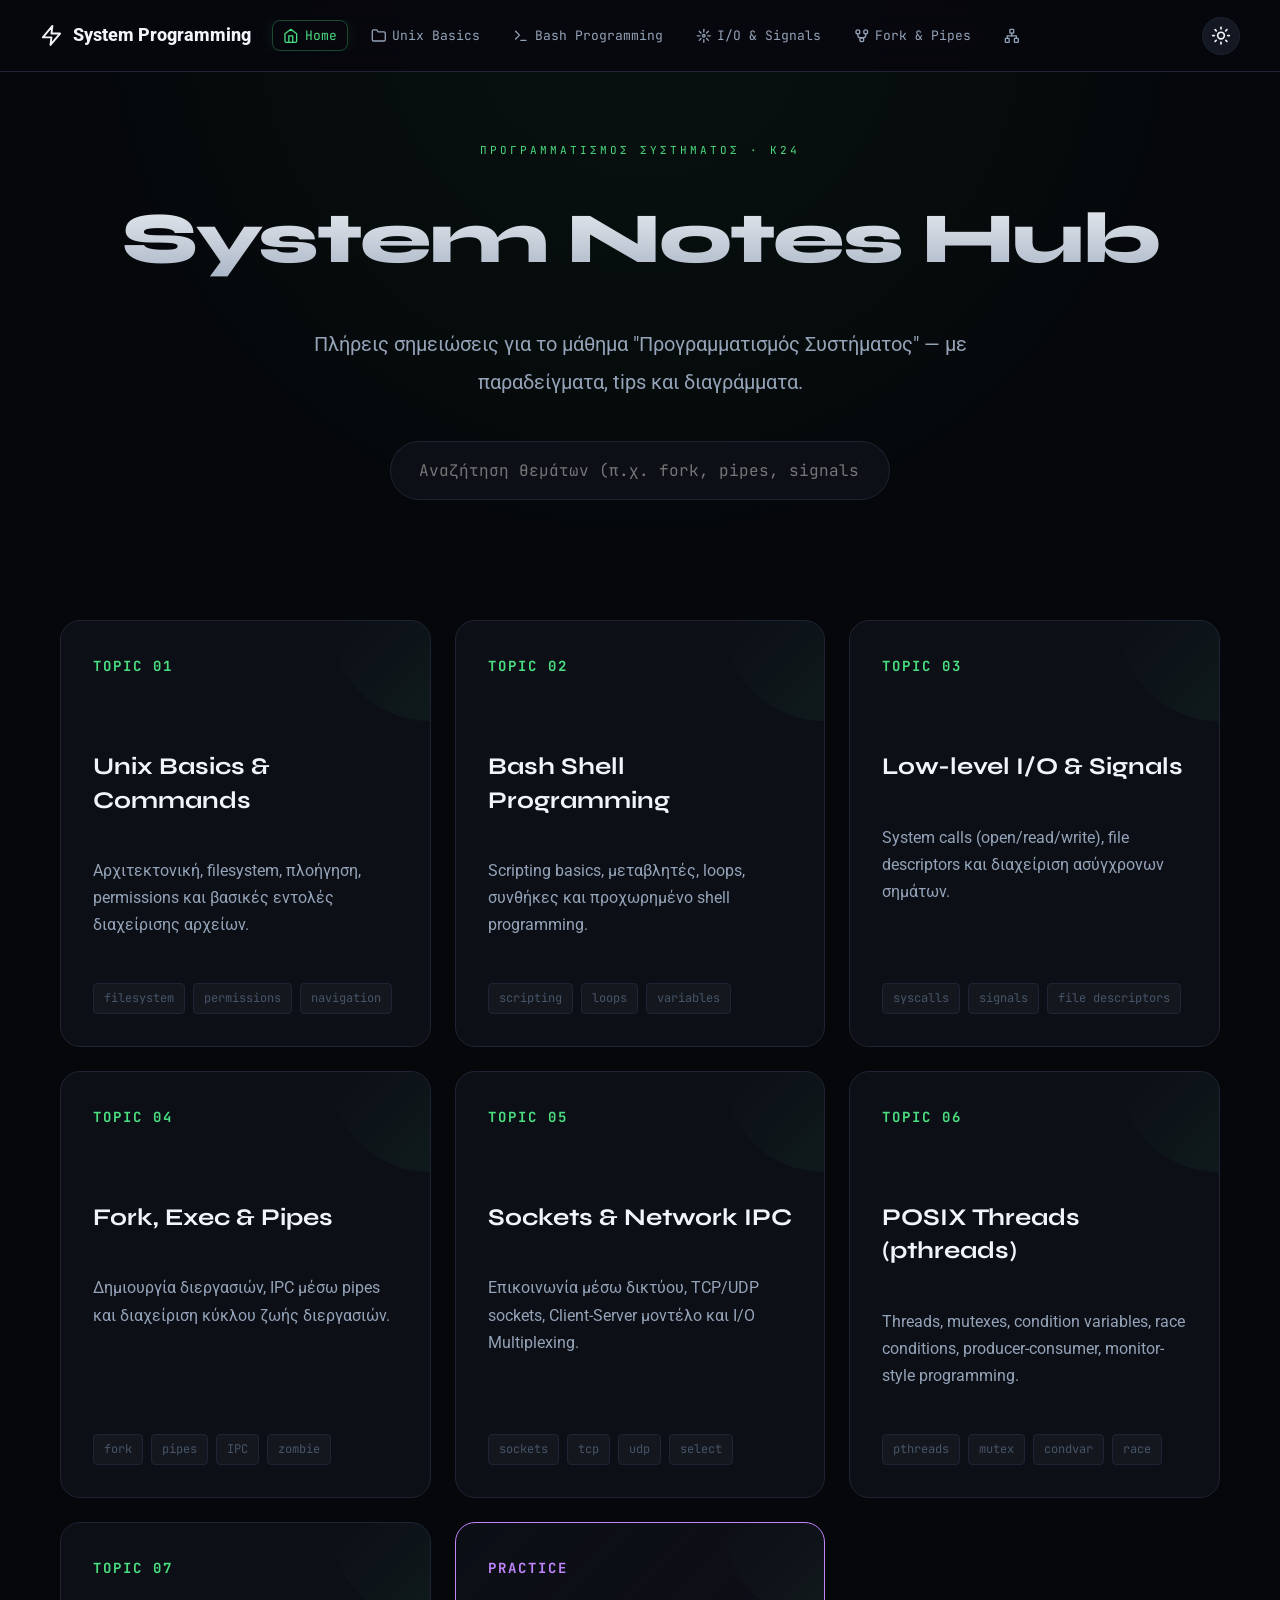
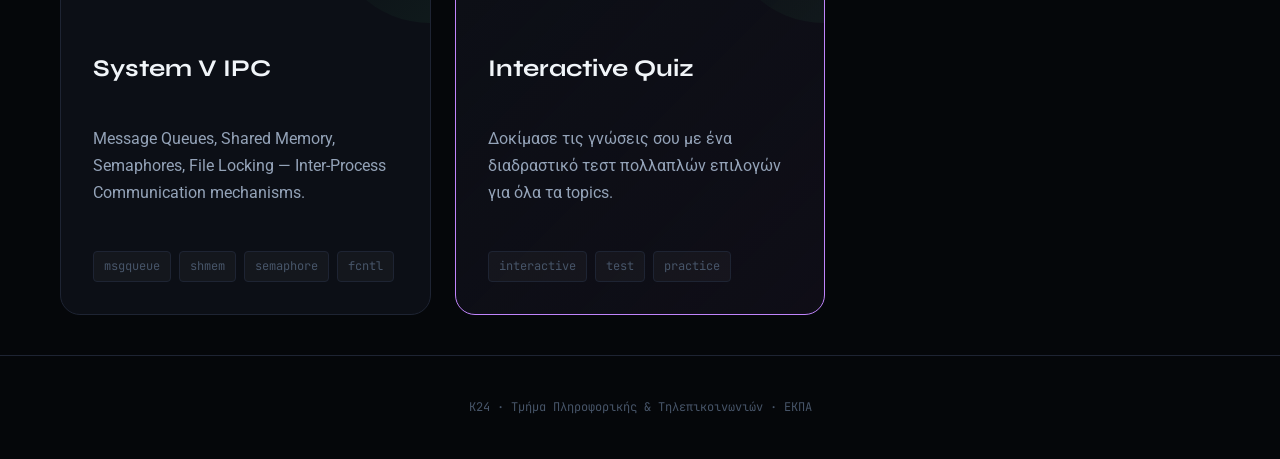
<file: index.html>
<!DOCTYPE html>
<html lang="el">

<head>
    <meta charset="UTF-8">
    <meta name="viewport" content="width=device-width, initial-scale=1.0">
    <title>System Programming · Course Notes</title>
    <link
        href="https://fonts.googleapis.com/css2?family=JetBrains+Mono:wght@400;600;700&family=Syne:wght@400;700;800&family=Lora:ital,wght@0,400;0,600;1,400&display=swap"
        rel="stylesheet">
    <link rel="stylesheet" href="styles/base.css">
    <link rel="stylesheet" href="styles/layout.css">
    <link rel="stylesheet" href="styles/components.css">
    <style>
        :root {
            --bg: #05070a;
            --surf: #0c0f16;
            --surf2: #141822;
            --border: #1e2433;
            --green: #4ade80;
            --green-rgb: 74, 222, 128;
            --blue: #60a5fa;
            --purple: #c084fc;
            --orange: #fb923c;
            --orange-rgb: 251, 146, 60;
            --txt: #f1f5f9;
            --muted: #94a3b8;
            --dim: #475569;
        }

        .hub-hero {
            padding: 140px 40px 80px;
            text-align: center;
            background: radial-gradient(circle at 50% 0%, rgba(74, 222, 128, 0.05) 0%, transparent 70%);
        }

        .hub-hero h1 {
            font-family: 'Syne', sans-serif;
            font-size: clamp(2.5rem, 8vw, 4.5rem);
            font-weight: 800;
            letter-spacing: -2px;
            margin-bottom: 20px;
            background: linear-gradient(to bottom, #fff, #94a3b8);
            -webkit-background-clip: text;
            -webkit-text-fill-color: transparent;
        }

        .hub-hero p {
            font-size: 1.25rem;
            color: var(--muted);
            max-width: 700px;
            margin: 0 auto 40px;
        }

        .search-container {
            max-width: 500px;
            margin: 0 auto;
            position: relative;
        }

        .search-container input {
            width: 100%;
            background: var(--surf);
            border: 1px solid var(--border);
            padding: 1.125rem 1.75rem;
            border-radius: 6.25rem;
            color: var(--txt);
            font-family: 'JetBrains Mono', monospace;
            font-size: 1rem;
            /* 16px */
            transition: var(--transition);
            outline: none;
        }

        .search-container input:focus {
            border-color: var(--green);
            box-shadow: 0 0 20px rgba(74, 222, 128, 0.1);
        }

        .topics-grid {
            display: grid;
            grid-template-columns: repeat(auto-fill, minmax(300px, 1fr));
            gap: 24px;
            padding: 40px;
            max-width: 1240px;
            margin: 0 auto;
        }

        .topic-card {
            background: var(--surf);
            border: 1px solid var(--border);
            border-radius: 20px;
            padding: 32px;
            text-decoration: none;
            transition: all 0.3s cubic-bezier(0.4, 0, 0.2, 1);
            position: relative;
            overflow: hidden;
            display: flex;
            flex-direction: column;
            gap: 16px;
        }

        .topic-card:hover {
            transform: translateY(-8px);
            border-color: var(--green);
            background: var(--surf2);
            box-shadow: 0 20px 40px rgba(0, 0, 0, 0.3);
        }

        .topic-card::before {
            content: '';
            position: absolute;
            top: 0;
            right: 0;
            width: 100px;
            height: 100px;
            background: linear-gradient(135deg, transparent, rgba(var(--green-rgb), 0.05));
            border-radius: 0 0 0 100%;
            transition: var(--transition);
        }

        .topic-card:hover::before {
            width: 150px;
            height: 150px;
            background: linear-gradient(135deg, transparent, rgba(var(--green-rgb), 0.1));
        }

        .topic-num {
            font-family: 'JetBrains Mono', monospace;
            color: var(--green);
            font-size: 0.875rem;
            /* 14px */
            font-weight: 700;
            letter-spacing: 2px;
        }

        .topic-card h3 {
            font-family: 'Syne', sans-serif;
            font-size: 1.5rem;
            color: var(--txt);
            font-weight: 700;
        }

        .topic-card p {
            color: var(--muted);
            font-size: 1rem;
            /* 16px */
            line-height: 1.7;
        }

        .topic-tags {
            display: flex;
            gap: 8px;
            flex-wrap: wrap;
            margin-top: auto;
        }

        .tag {
            font-size: 0.75rem;
            /* 12px */
            font-family: 'JetBrains Mono', monospace;
            color: var(--dim);
            background: rgba(255, 255, 255, 0.03);
            padding: 0.1875rem 0.625rem;
            border-radius: 4px;
            border: 1px solid var(--border);
        }
    </style>
</head>

<body>
    <div id="site-nav"></div>

    <div class="hub-hero">
        <div class="hero-label">Προγραμματισμός Συστήματος · Κ24</div>
        <h1>System Notes Hub</h1>
        <p>Πλήρεις σημειώσεις για το μάθημα "Προγραμματισμός Συστήματος" — με παραδείγματα, tips και διαγράμματα.</p>

        <div class="search-container">
            <input type="text" id="topic-search" placeholder="Αναζήτηση θεμάτων (π.χ. fork, pipes, signals)...">
        </div>
    </div>

    <div class="topics-grid">
        <a href="topic1_unix_commands.html" class="topic-card">
            <div class="topic-num">TOPIC 01</div>
            <h3>Unix Basics & Commands</h3>
            <p>Αρχιτεκτονική, filesystem, πλοήγηση, permissions και βασικές εντολές διαχείρισης αρχείων.</p>
            <div class="topic-tags">
                <span class="tag">filesystem</span><span class="tag">permissions</span><span
                    class="tag">navigation</span>
            </div>
        </a>

        <a href="topic2_bash.html" class="topic-card">
            <div class="topic-num">TOPIC 02</div>
            <h3>Bash Shell Programming</h3>
            <p>Scripting basics, μεταβλητές, loops, συνθήκες και προχωρημένο shell programming.</p>
            <div class="topic-tags">
                <span class="tag">scripting</span><span class="tag">loops</span><span class="tag">variables</span>
            </div>
        </a>

        <a href="topic3_io_signals.html" class="topic-card">
            <div class="topic-num">TOPIC 03</div>
            <h3>Low-level I/O & Signals</h3>
            <p>System calls (open/read/write), file descriptors και διαχείριση ασύγχρονων σημάτων.</p>
            <div class="topic-tags">
                <span class="tag">syscalls</span><span class="tag">signals</span><span class="tag">file
                    descriptors</span>
            </div>
        </a>

        <a href="topic4_fork_pipes.html" class="topic-card">
            <div class="topic-num">TOPIC 04</div>
            <h3>Fork, Exec & Pipes</h3>
            <p>Δημιουργία διεργασιών, IPC μέσω pipes και διαχείριση κύκλου ζωής διεργασιών.</p>
            <div class="topic-tags">
                <span class="tag">fork</span><span class="tag">pipes</span><span class="tag">IPC</span><span
                    class="tag">zombie</span>
            </div>
        </a>

        <a href="topic5_sockets.html" class="topic-card">
            <div class="topic-num">TOPIC 05</div>
            <h3>Sockets & Network IPC</h3>
            <p>Επικοινωνία μέσω δικτύου, TCP/UDP sockets, Client-Server μοντέλο και I/O Multiplexing.</p>
            <div class="topic-tags">
                <span class="tag">sockets</span><span class="tag">tcp</span><span class="tag">udp</span><span
                    class="tag">select</span>
            </div>
        </a>

        <a href="topic6_threads.html" class="topic-card">
            <div class="topic-num">TOPIC 06</div>
            <h3>POSIX Threads (pthreads)</h3>
            <p>Threads, mutexes, condition variables, race conditions, producer-consumer, monitor-style programming.</p>
            <div class="topic-tags">
                <span class="tag">pthreads</span><span class="tag">mutex</span><span class="tag">condvar</span><span
                    class="tag">race</span>
            </div>
        </a>

        <a href="topic7_ipc.html" class="topic-card">
            <div class="topic-num">TOPIC 07</div>
            <h3>System V IPC</h3>
            <p>Message Queues, Shared Memory, Semaphores, File Locking — Inter-Process Communication mechanisms.</p>
            <div class="topic-tags">
                <span class="tag">msgqueue</span><span class="tag">shmem</span><span class="tag">semaphore</span><span
                    class="tag">fcntl</span>
            </div>
        </a>

        <!-- Interactive Quiz Card -->
        <a href="interactive_quiz.html" class="topic-card"
            style="border-color: var(--purple); background: linear-gradient(135deg, var(--surf), rgba(192, 132, 252, 0.05));">
            <div class="topic-num" style="color: var(--purple);">PRACTICE</div>
            <h3>Interactive Quiz</h3>
            <p>Δοκίμασε τις γνώσεις σου με ένα διαδραστικό τεστ πολλαπλών επιλογών για όλα τα topics.</p>
            <div class="topic-tags">
                <span class="tag">interactive</span><span class="tag">test</span><span class="tag">practice</span>
            </div>
        </a>
    </div>

    <div class="footer">
        K24 · Τμήμα Πληροφορικής & Τηλεπικοινωνιών · ΕΚΠΑ
    </div>

    <script src="js/nav.js"></script>
</body>

</html>
</file>
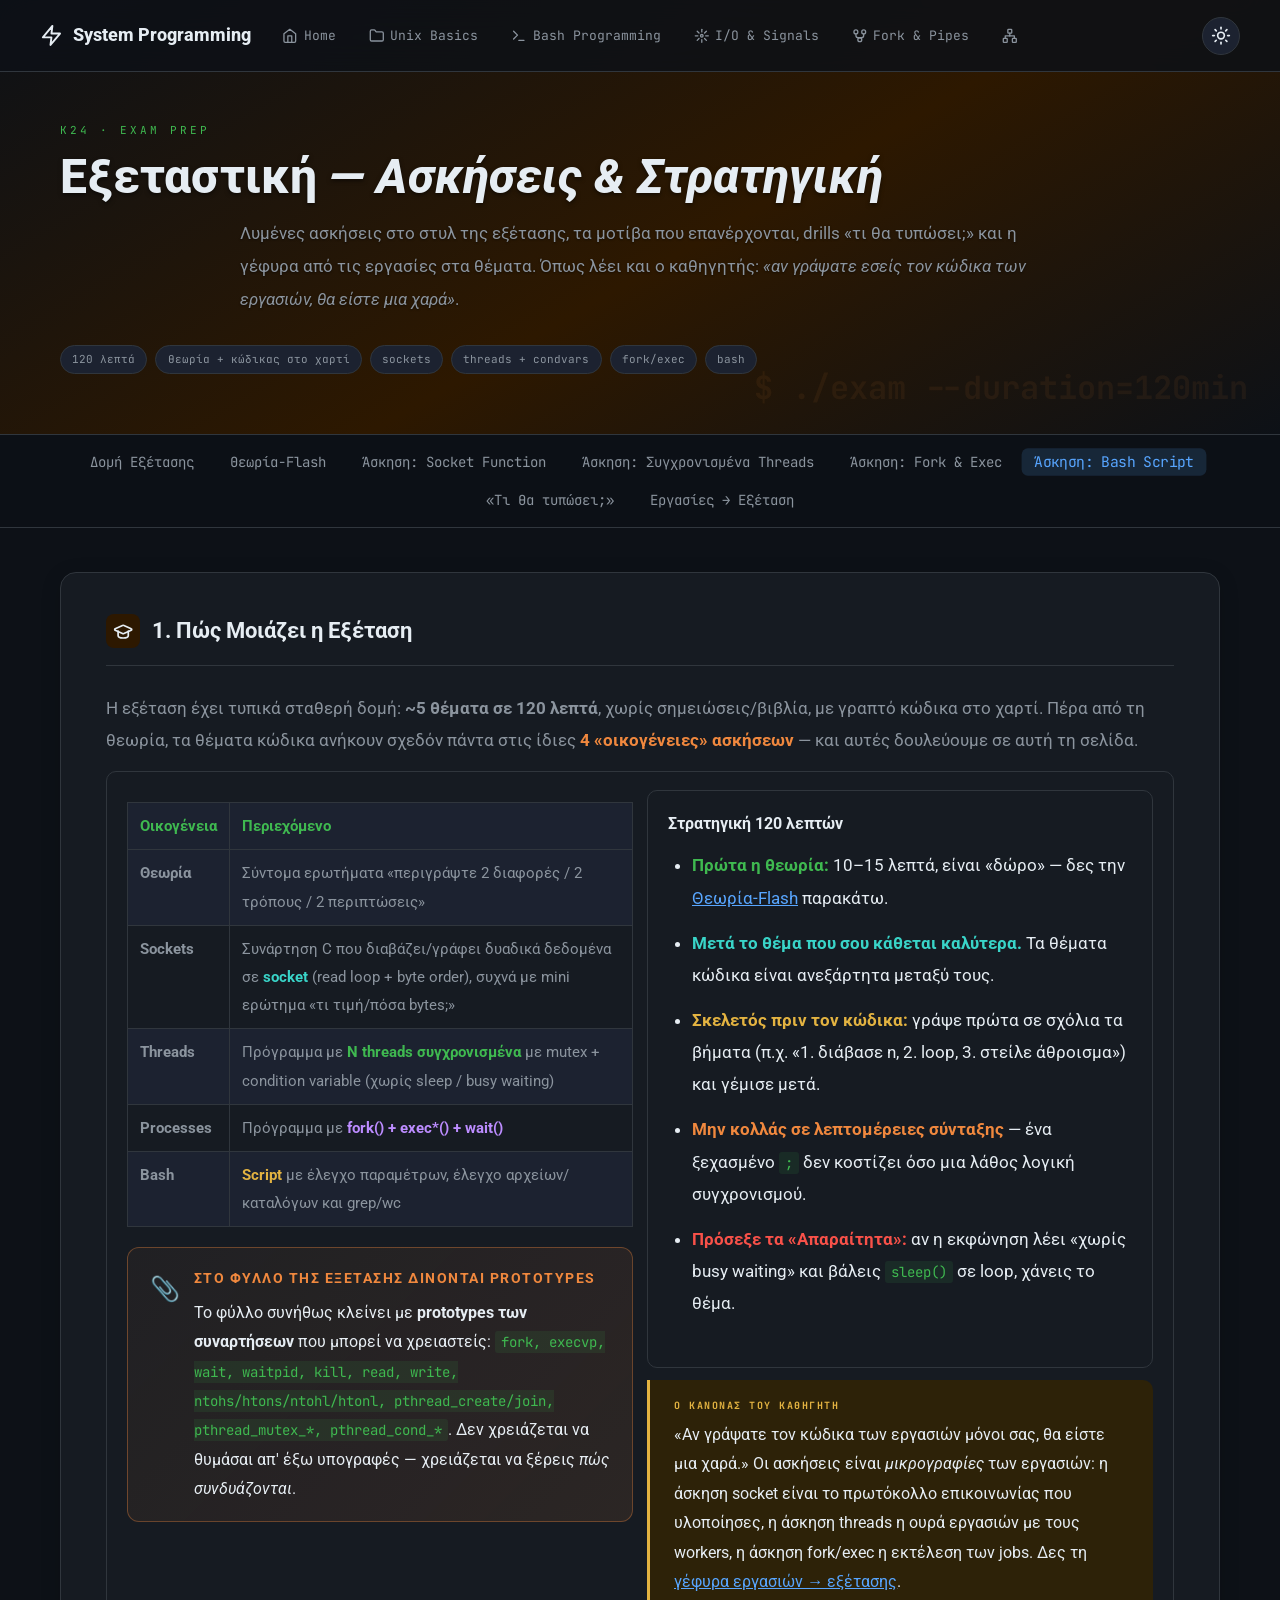
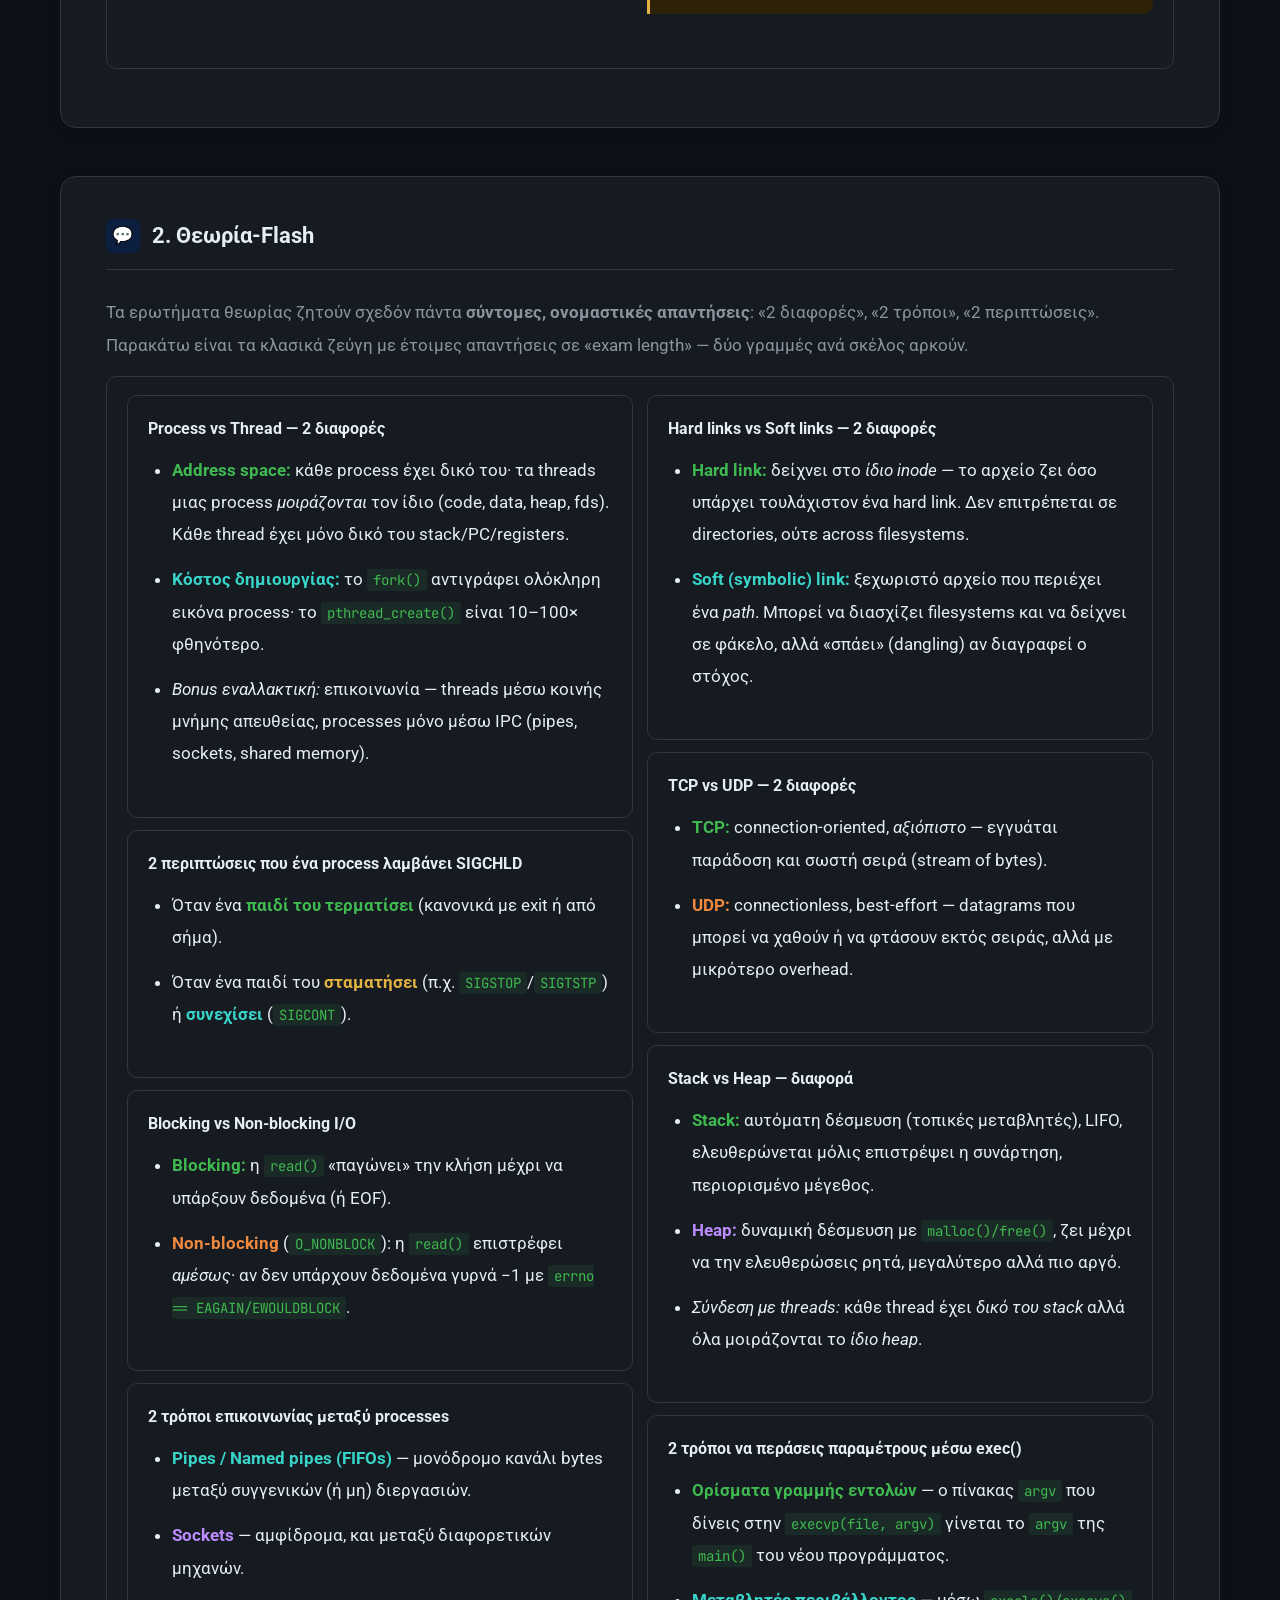
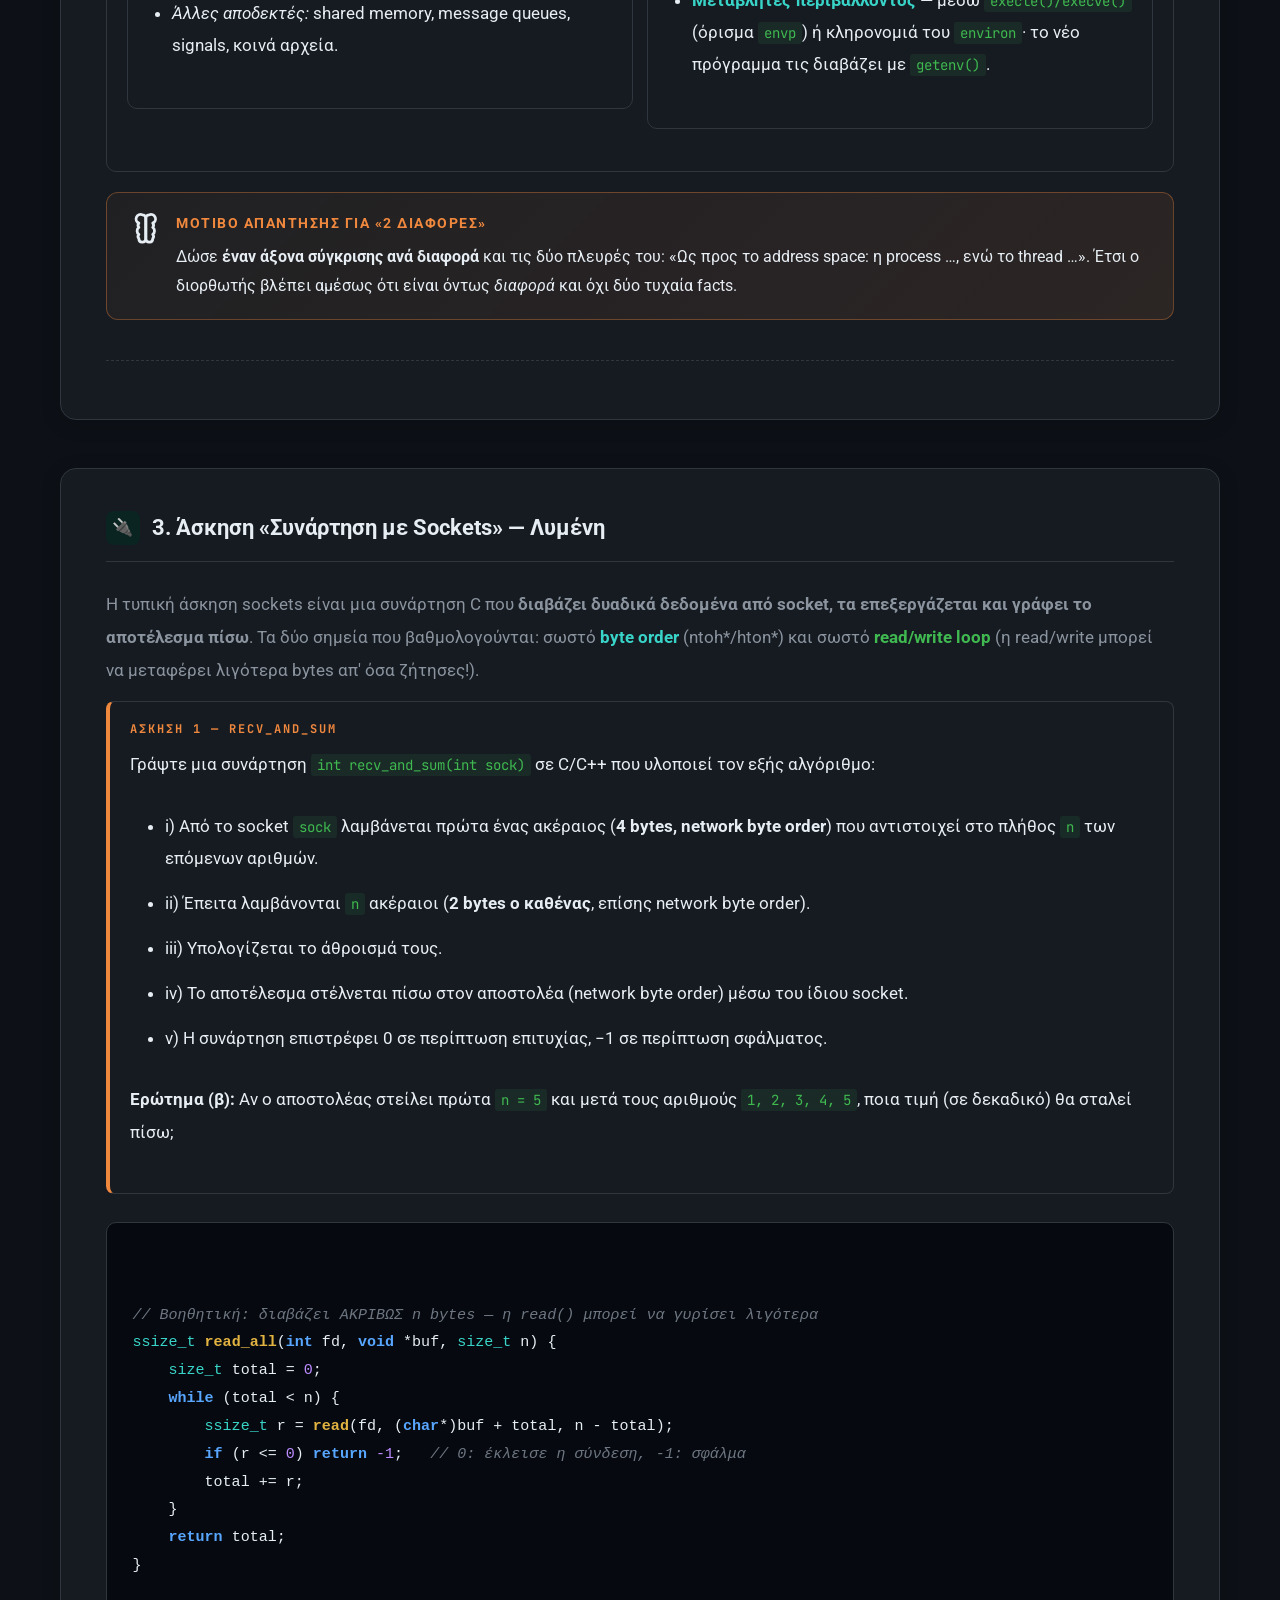
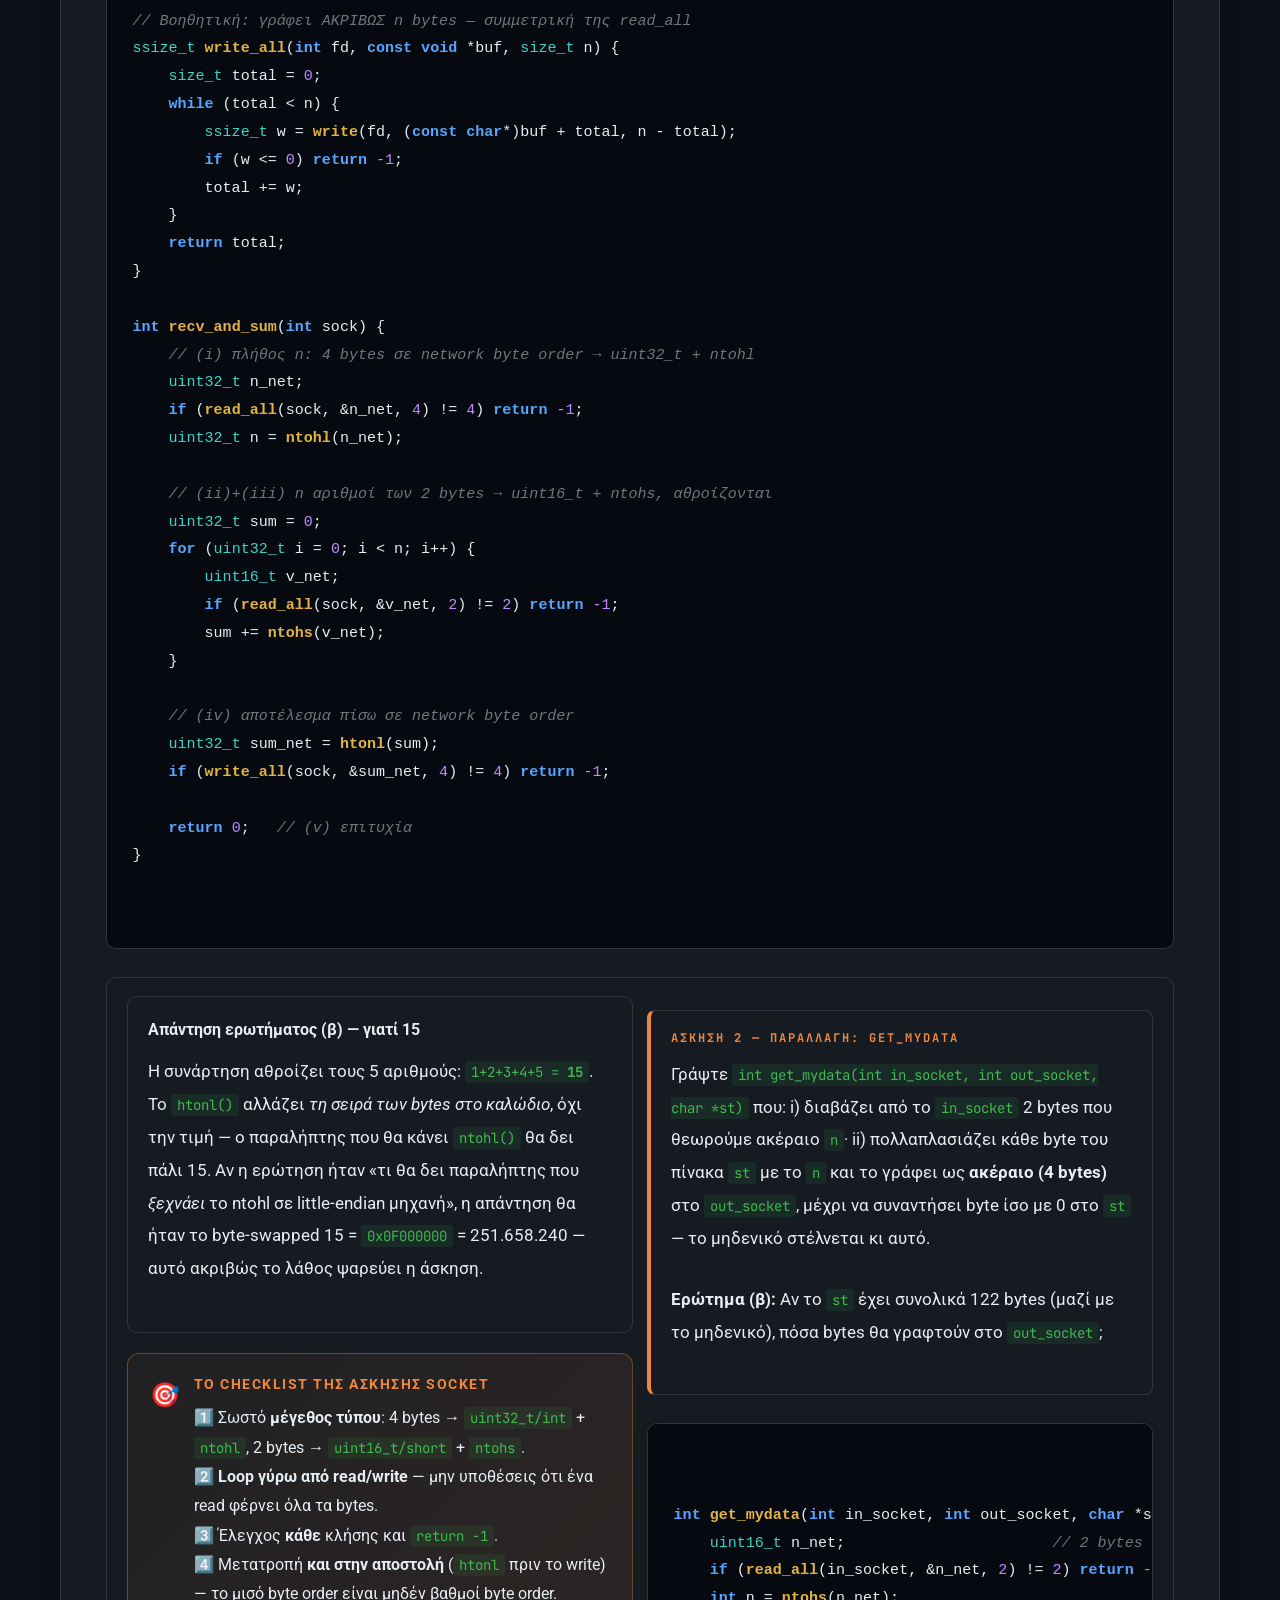
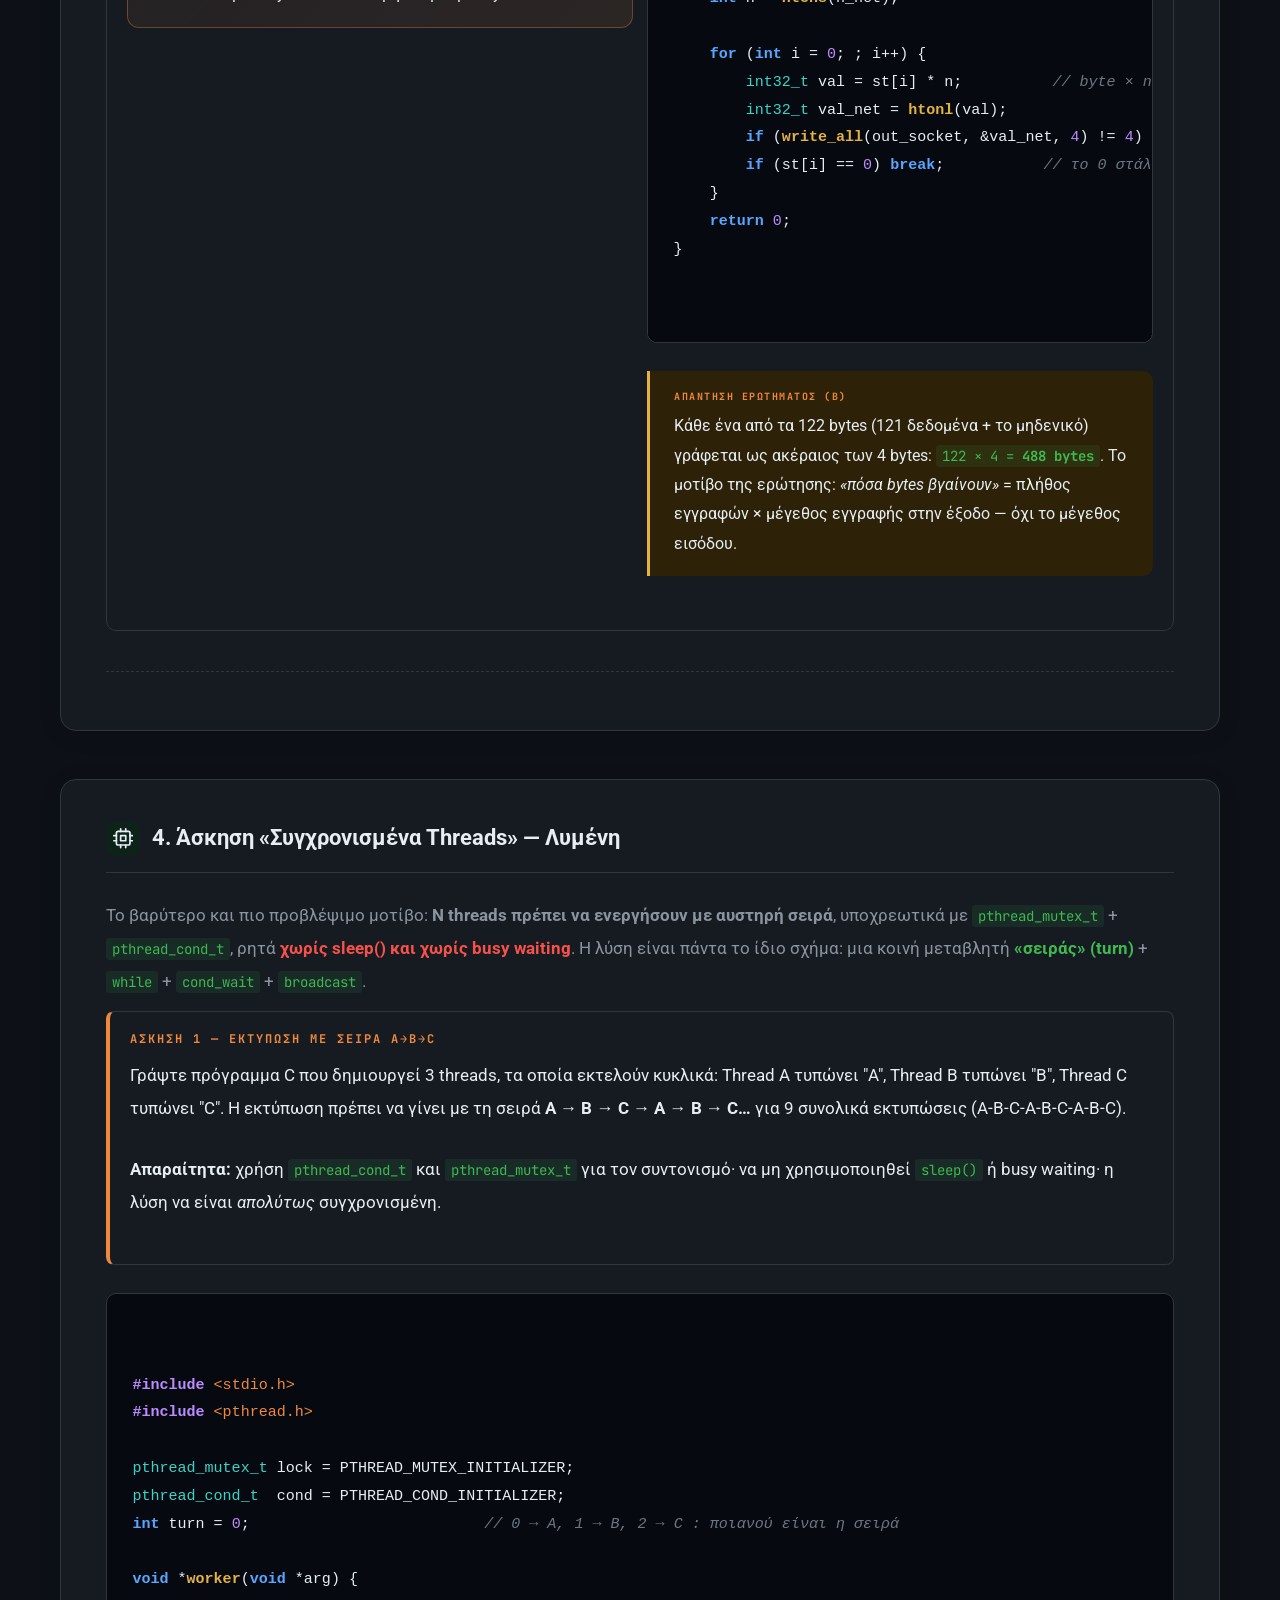
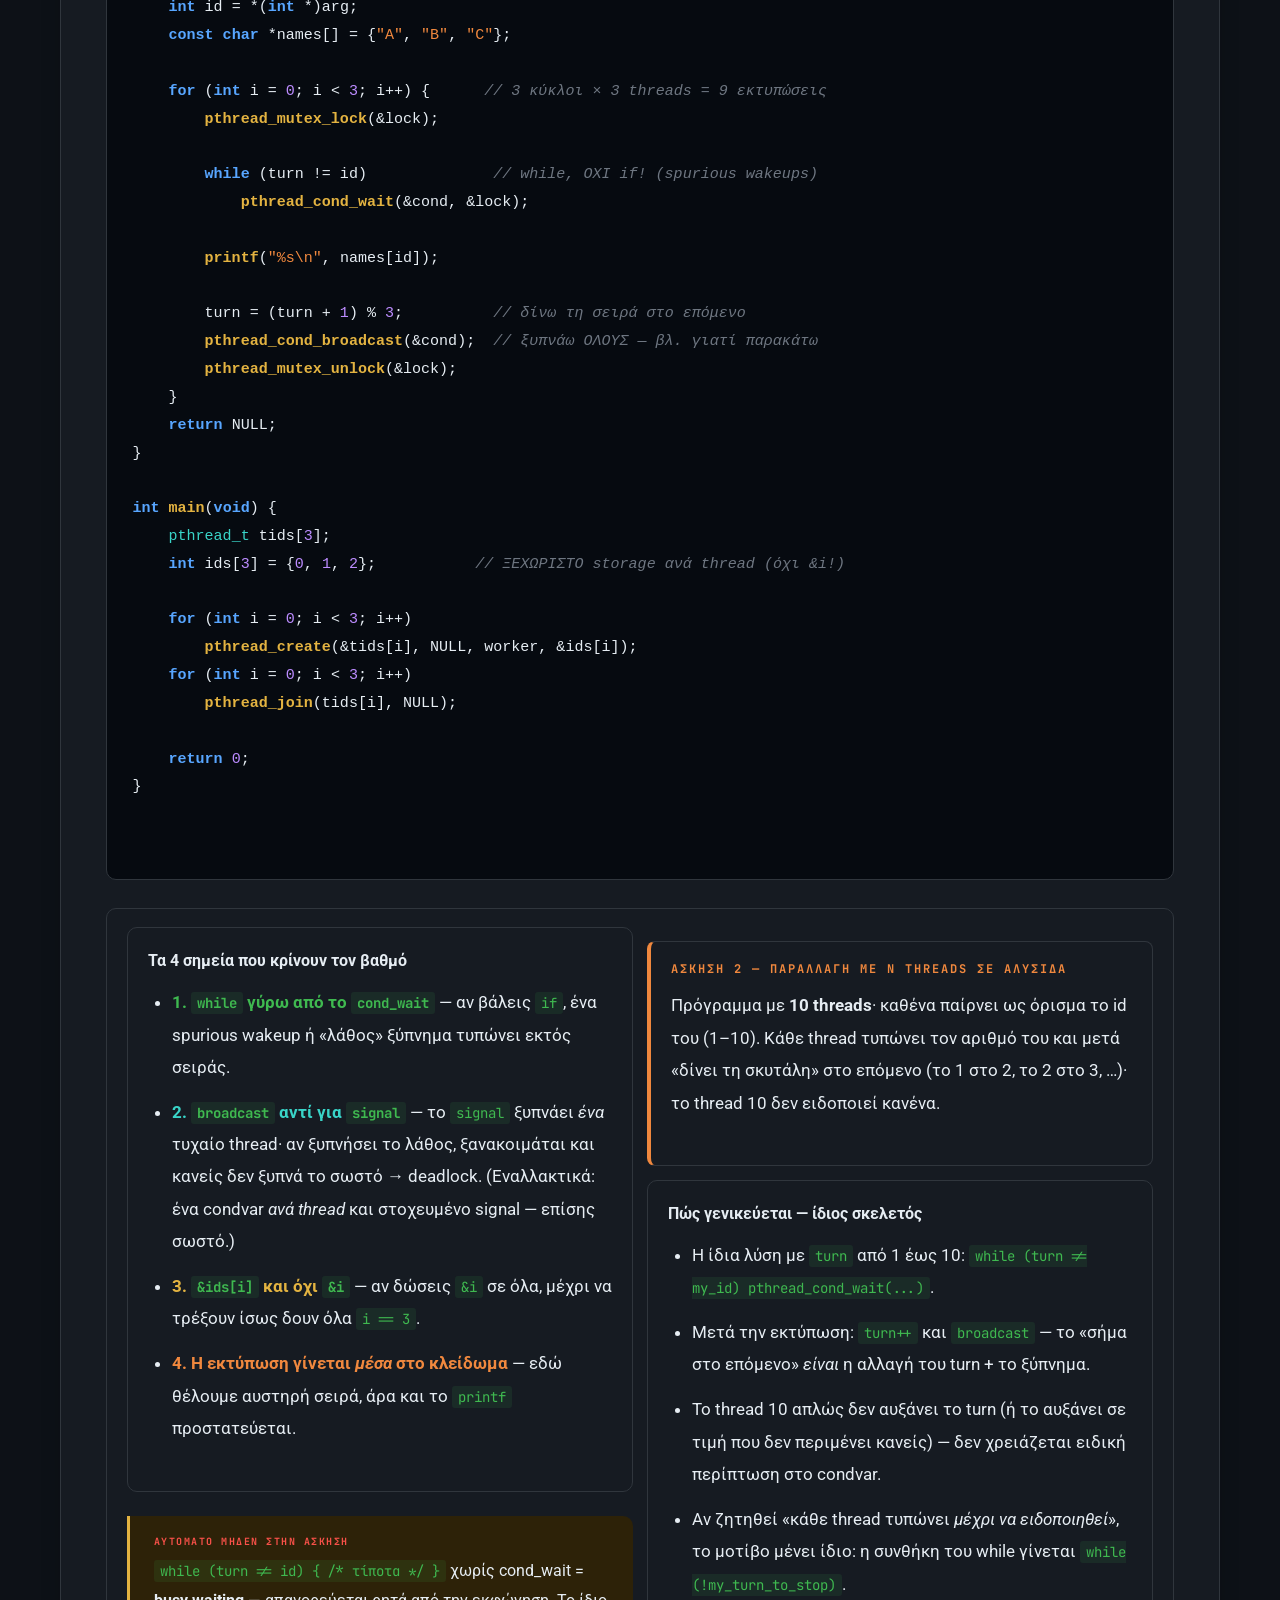
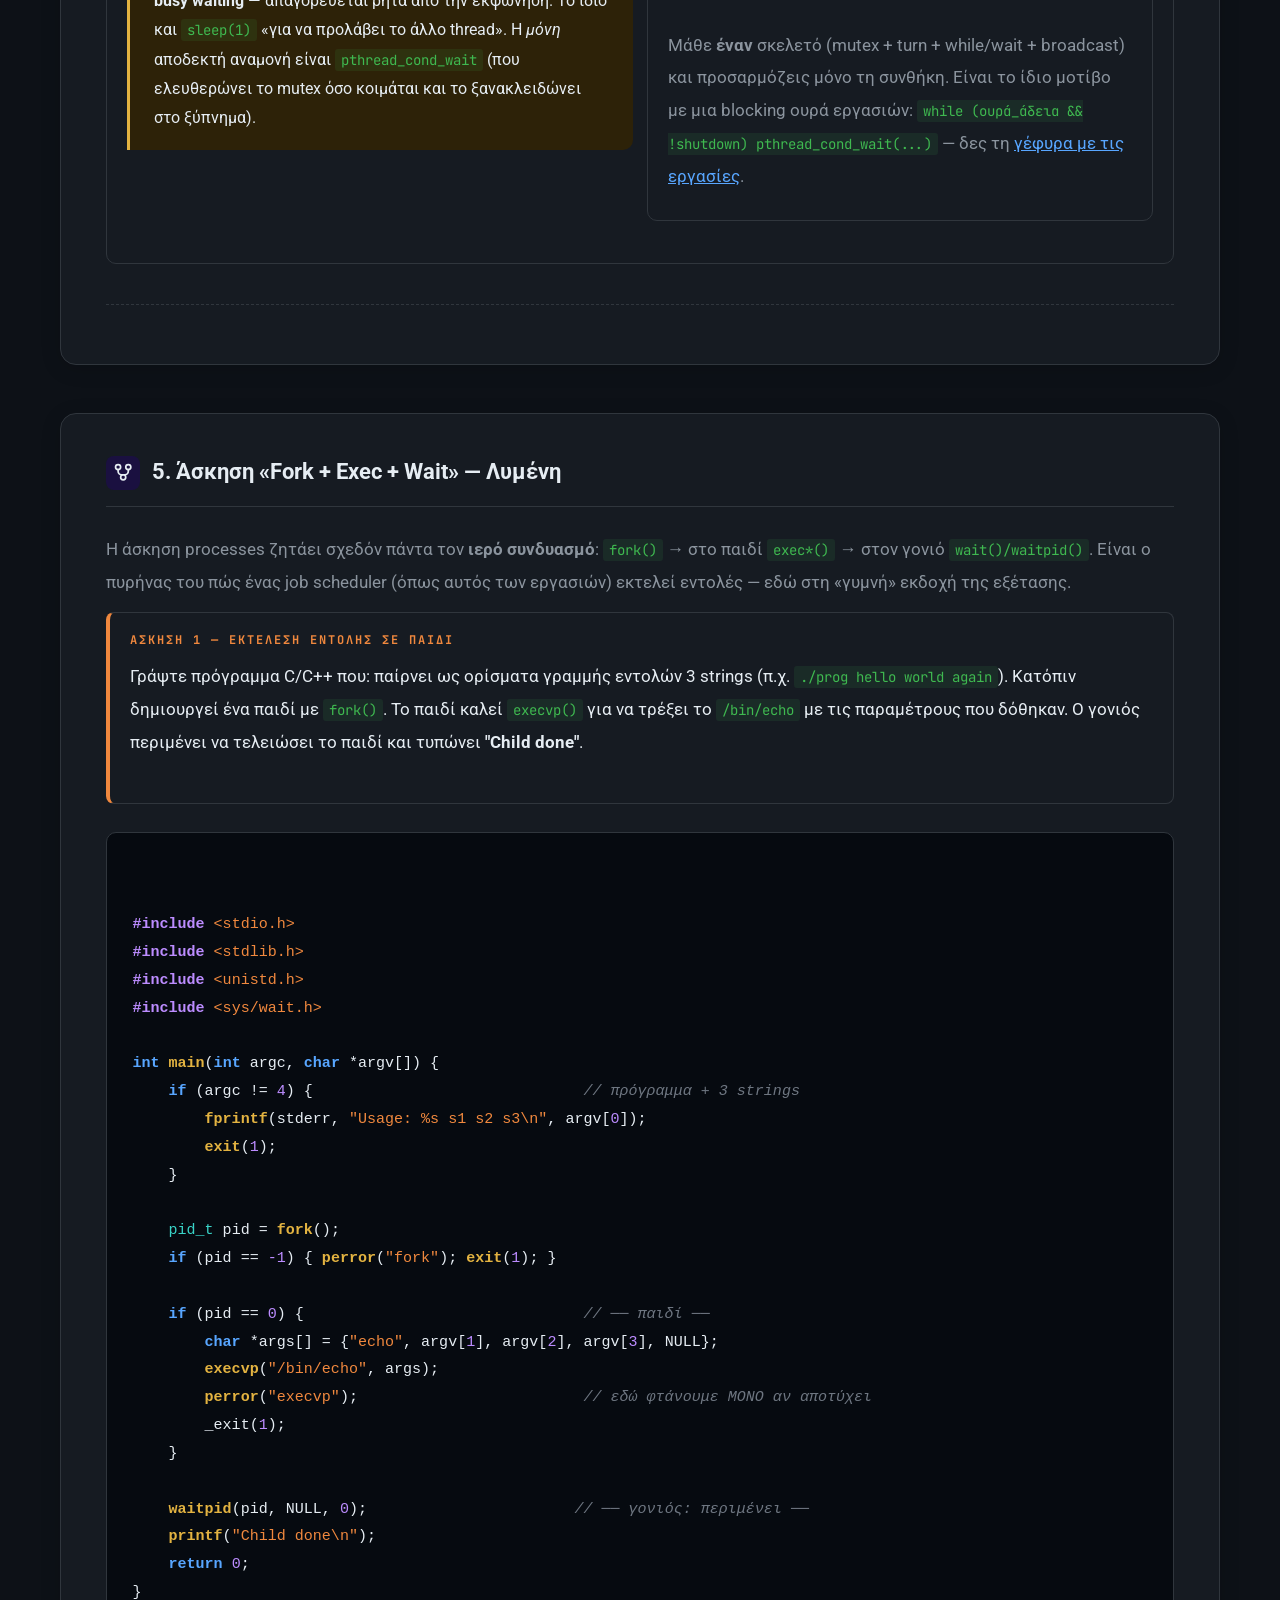
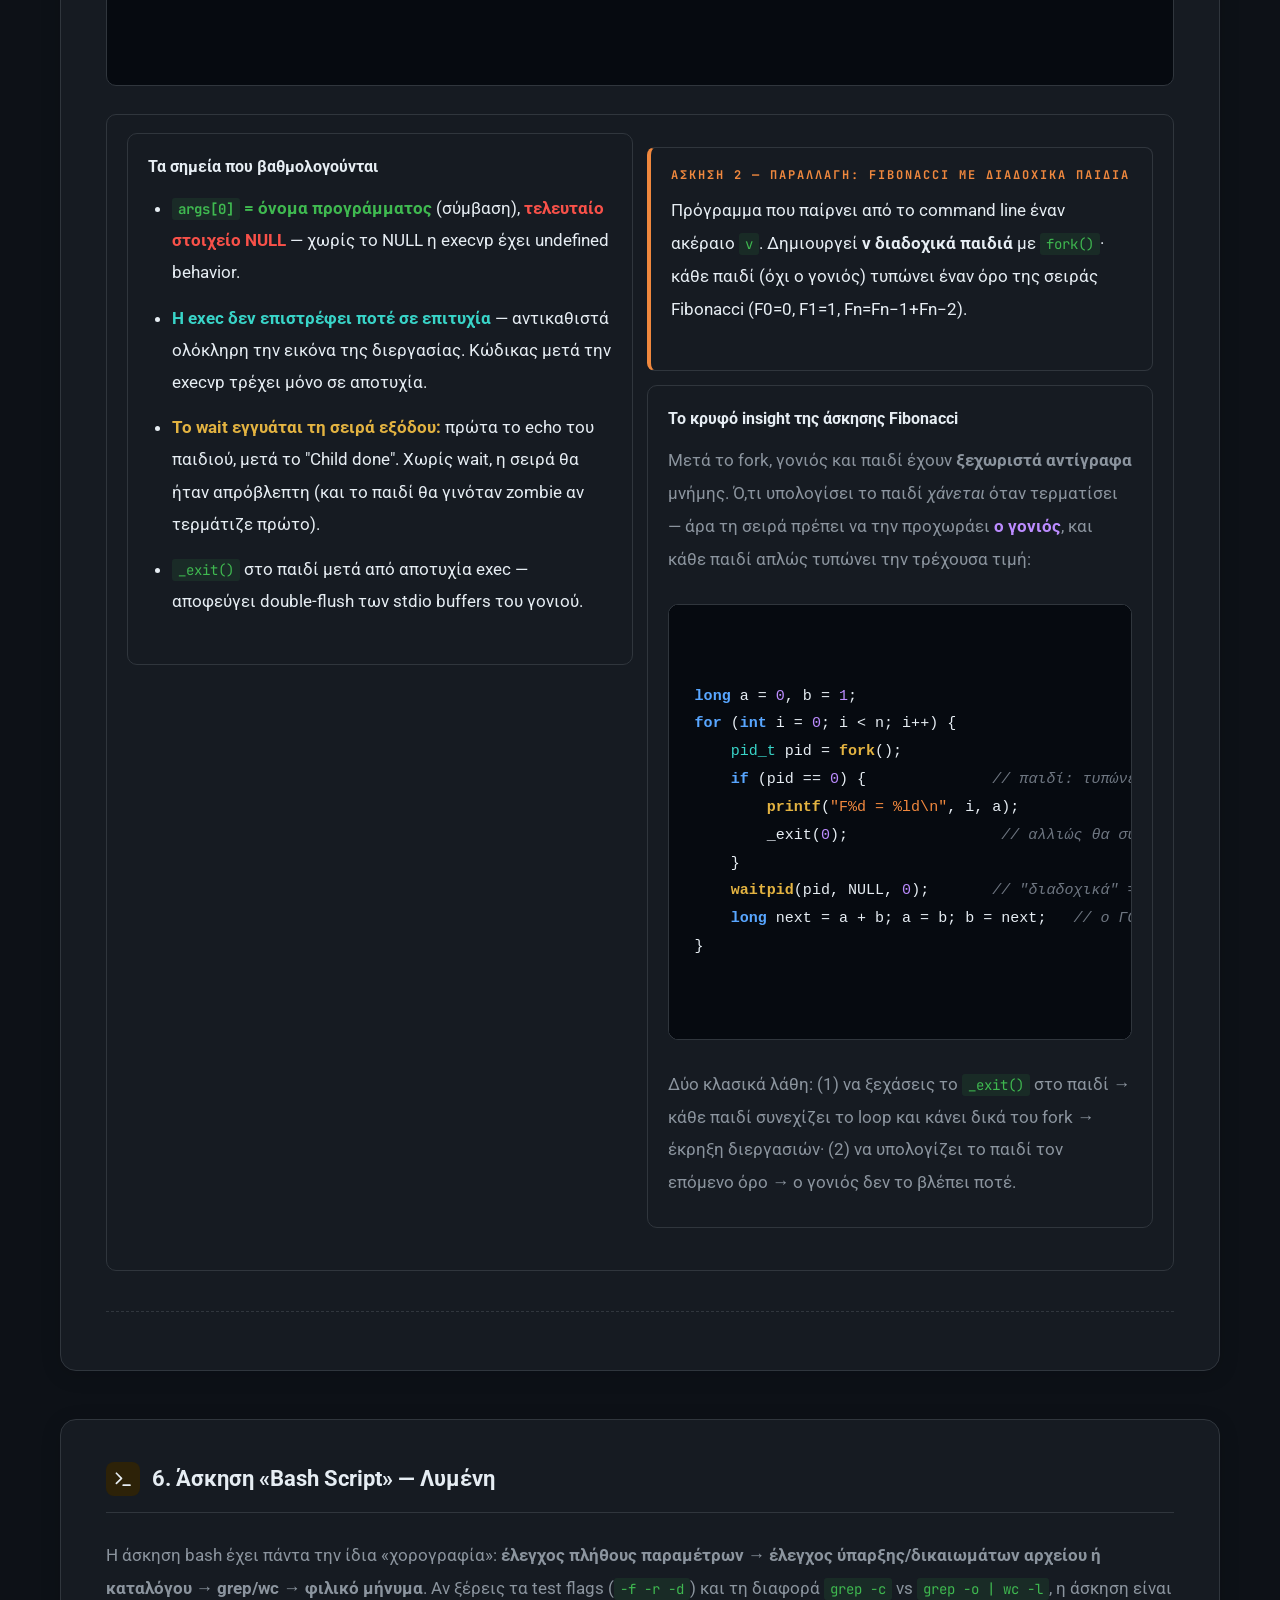
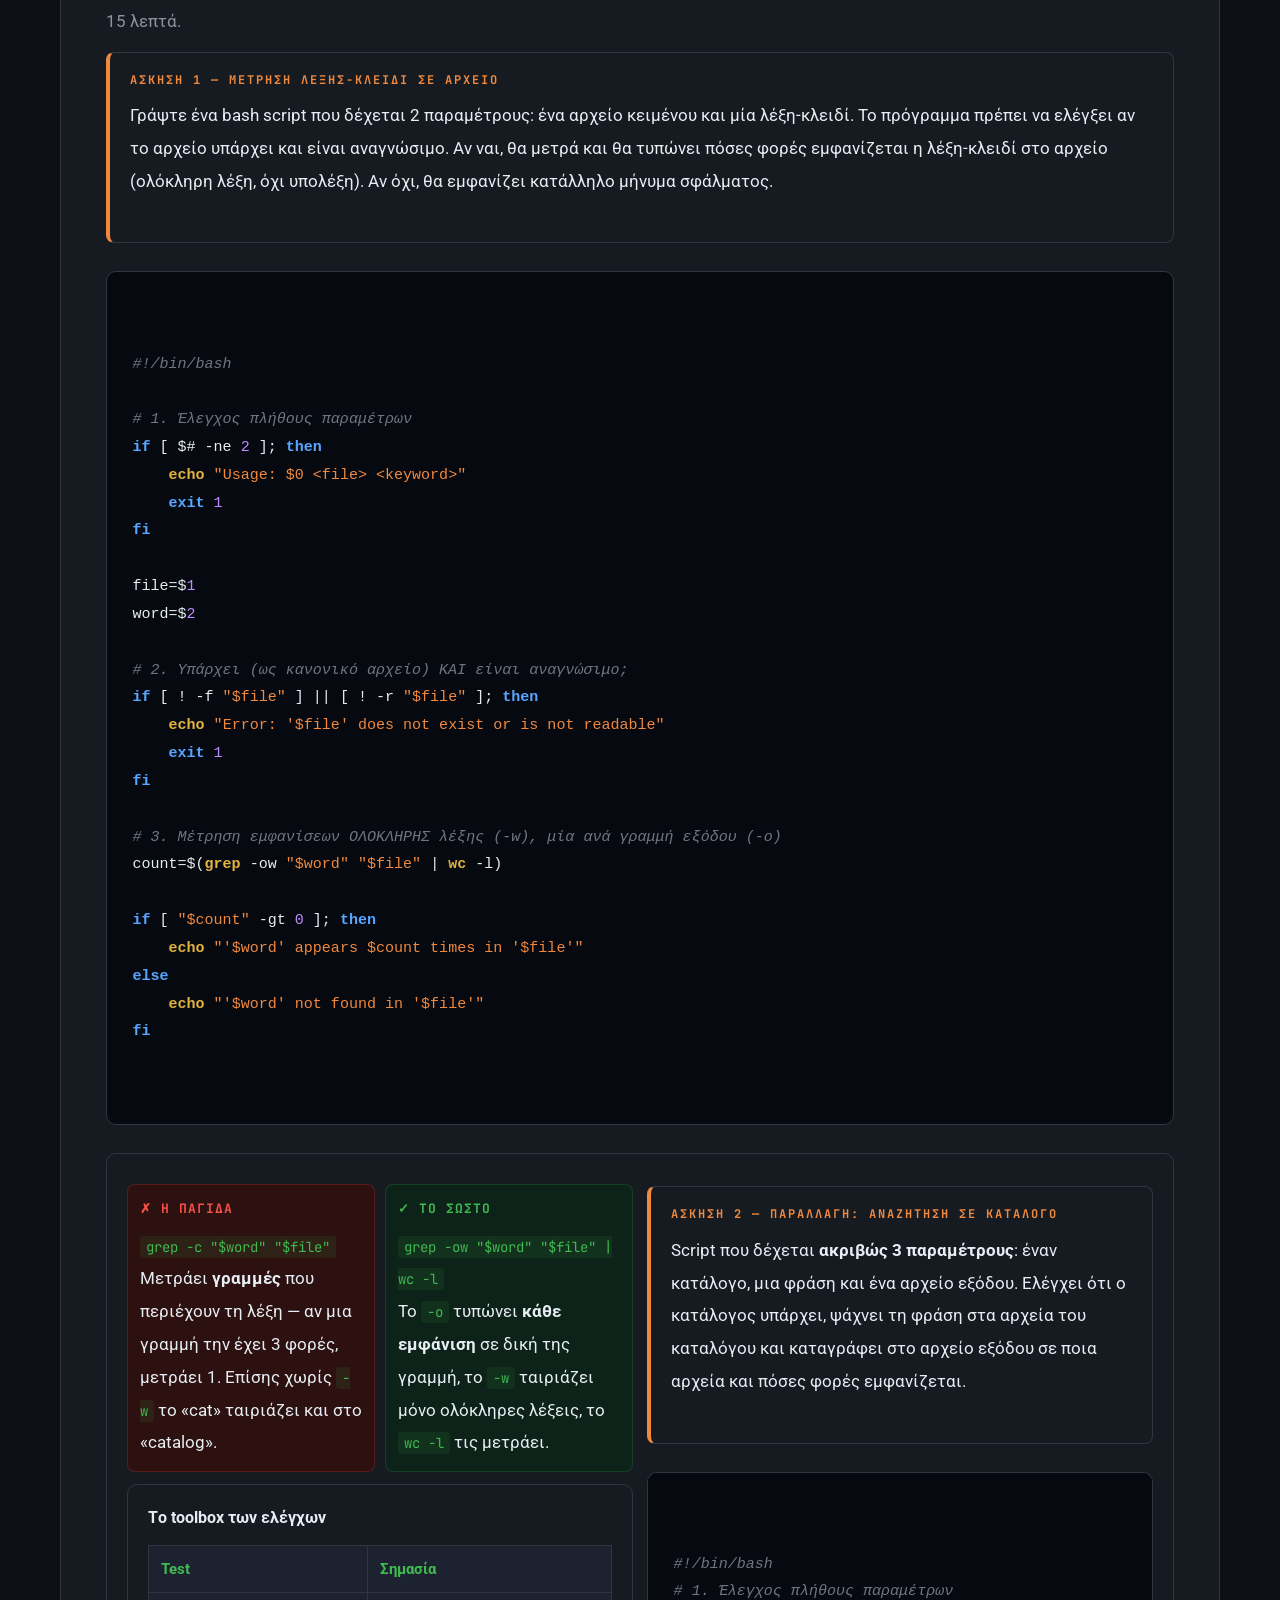
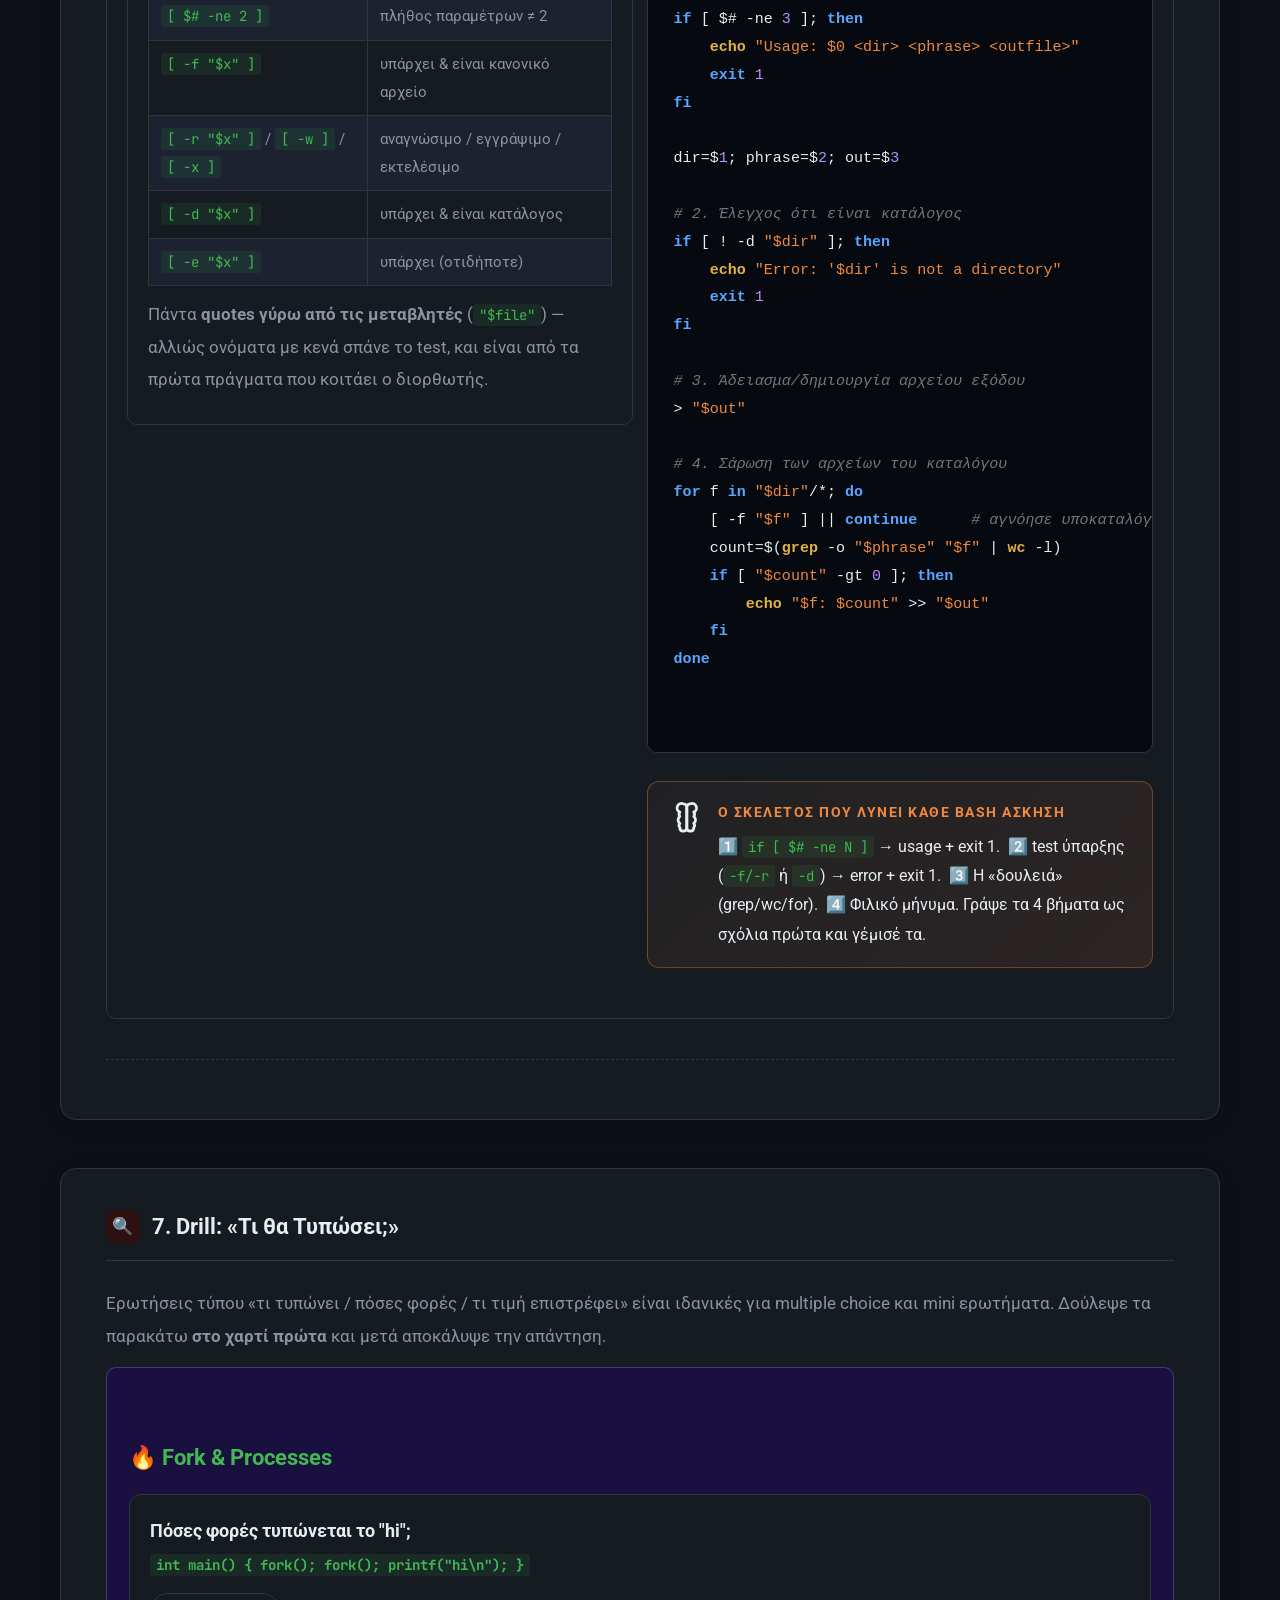
<file: exam_prep.html>
<!DOCTYPE html>
<html lang="el">

<head>
  <meta charset="UTF-8">
  <meta name="viewport" content="width=device-width, initial-scale=1.0">
  <title>Exam Prep · Ασκήσεις &amp; Στρατηγική</title>
  <link
    href="https://fonts.googleapis.com/css2?family=JetBrains+Mono:wght@400;600;700&family=Syne:wght@400;700;800&family=Lora:ital,wght@0,400;0,600;1,400&display=swap"
    rel="stylesheet">
  <link rel="stylesheet" href="styles/base.css">
  <link rel="stylesheet" href="styles/layout.css">
  <link rel="stylesheet" href="styles/components.css">
  <style>
    :root {
      --bg: #0d1117;
      --bg-rgb: 13, 17, 23;
      --surf: #161b22;
      --surf2: #1c2230;
      --border: #30363d;
      --blue: #58a6ff;
      --blue-rgb: 88, 166, 255;
      --bdim: #0d1f40;
      --green: #3fb950;
      --green-rgb: 63, 185, 80;
      --gdim: #0d2218;
      --yellow: #e3b341;
      --ydim: #2d2208;
      --red: #f85149;
      --red-rgb: 248, 81, 73;
      --rdim: #2d1010;
      --cyan: #39d4c8;
      --cdim: #0a2422;
      --purple: #bc8cff;
      --purple-rgb: 188, 140, 255;
      --pdim: #1a1040;
      --orange: #f0883e;
      --orange-rgb: 240, 136, 62;
      --odim: #2d1800;
      --txt: #e6edf3;
      --muted: #8b949e;
      --dim: #6e7681
    }

    .hero {
      background: var(--hero-bg);
      background-image: linear-gradient(150deg, rgb(13, 17, 23) 0%, rgb(45, 24, 0) 55%, rgb(13, 17, 23) 100%);
    }

    .hero::after {
      content: '$ ./exam --duration=120min';
      position: absolute;
      right: 32px;
      bottom: 16px;
      font-family: 'JetBrains Mono', monospace;
      font-size: clamp(1rem, 3vw, 2rem);
      color: rgba(240, 136, 62, .07);
      pointer-events: none;
      font-weight: 700
    }

    .cb {
      background: #060a10
    }

    .kw {
      color: var(--blue);
      font-weight: 600
    }

    .fn {
      color: var(--yellow);
      font-weight: 600
    }

    .st {
      color: var(--orange)
    }

    .cm {
      color: var(--dim);
      font-style: italic
    }

    .nm {
      color: var(--purple)
    }

    .tp {
      color: var(--cyan)
    }

    .mc {
      color: var(--purple);
      font-weight: 600
    }

    .pr {
      color: var(--muted)
    }

    .compare {
      display: grid;
      grid-template-columns: 1fr 1fr;
      gap: 10px;
      margin: 12px 0
    }

    .good-side {
      background: var(--gdim);
      border: 1px solid rgba(63, 185, 80, .2);
      border-radius: 8px;
      padding: 12px
    }

    .bad-side {
      background: var(--rdim);
      border: 1px solid rgba(248, 81, 73, .2);
      border-radius: 8px;
      padding: 12px
    }

    .side-label {
      font-size: 0.8125rem;
      font-family: 'JetBrains Mono', monospace;
      letter-spacing: 1px;
      font-weight: 700;
      margin-bottom: 0.5rem;
      text-transform: uppercase
    }

    .exam-stmt {
      background: var(--surf);
      border: 1px solid var(--border);
      border-left: 4px solid var(--orange);
      border-radius: 8px;
      padding: 16px 20px;
      margin: 14px 0;
      overflow-wrap: anywhere
    }

    .exam-stmt .stmt-label {
      font-family: 'JetBrains Mono', monospace;
      font-size: 0.75rem;
      letter-spacing: 2px;
      text-transform: uppercase;
      color: var(--orange);
      font-weight: 700;
      margin-bottom: 8px
    }

    @media (max-width:700px) {
      .compare {
        grid-template-columns: 1fr
      }
    }

    html[data-theme="light"] .hero {
      background: var(--hero-bg);
      background-image: linear-gradient(150deg, rgb(248, 250, 252) 0%, rgb(255, 247, 237) 55%, rgb(248, 250, 252) 100%);
    }

    html[data-theme="light"] .hero::after {
      color: rgba(var(--orange-rgb), 0.15);
    }
  </style>
  <script src="js/nav.js" defer></script>
  <script src="data/questions.js" defer></script>
  <script src="js/quiz-loader.js" defer></script>
</head>

<body>
  <div id="site-nav"></div>

  <div class="hero">
    <div class="hero-label">K24 · Exam Prep</div>
    <h1>Εξεταστική <em>— Ασκήσεις &amp; Στρατηγική</em></h1>
    <p>Λυμένες ασκήσεις στο στυλ της εξέτασης, τα μοτίβα που επανέρχονται, drills «τι θα τυπώσει;» και η γέφυρα από τις
      εργασίες στα θέματα. Όπως λέει και ο καθηγητής: <em>«αν γράψατε εσείς τον κώδικα των εργασιών, θα είστε μια
        χαρά»</em>.</p>
    <div class="chips">
      <span class="chip">120 λεπτά</span><span class="chip">θεωρία + κώδικας στο χαρτί</span>
      <span class="chip">sockets</span><span class="chip">threads + condvars</span><span
        class="chip">fork/exec</span><span class="chip">bash</span>
    </div>
  </div>

  <nav class="toc">
    <a href="#format">Δομή Εξέτασης</a><a href="#theory">Θεωρία-Flash</a><a href="#socketfn">Άσκηση: Socket Function</a>
    <a href="#threads">Άσκηση: Συγχρονισμένα Threads</a><a href="#forkexec">Άσκηση: Fork &amp; Exec</a><a
      href="#bash">Άσκηση: Bash Script</a>
    <a href="#trace">«Τι θα τυπώσει;»</a><a href="#bridge">Εργασίες → Εξέταση</a>
  </nav>

  <div class="wrap">

    <!-- ═══════════════════════ 1. FORMAT ═══════════════════════ -->
    <section id="format">
      <div class="sh">
        <div class="sh-icon bg-orange-dim">📋</div>
        <h2>1. Πώς Μοιάζει η Εξέταση</h2>
      </div>

      <p class="section-desc">
        Η εξέταση έχει τυπικά σταθερή δομή: <strong>~5 θέματα σε 120 λεπτά</strong>, χωρίς σημειώσεις/βιβλία, με γραπτό
        κώδικα στο χαρτί. Πέρα από τη θεωρία, τα θέματα κώδικα ανήκουν σχεδόν πάντα στις ίδιες <strong
          class="text-orange">4 «οικογένειες» ασκήσεων</strong> — και αυτές δουλεύουμε σε αυτή τη σελίδα.
      </p>

      <div class="grid2">
        <div>
          <table class="vtbl">
            <tr>
              <th>Οικογένεια</th>
              <th>Περιεχόμενο</th>
            </tr>
            <tr>
              <td><strong>Θεωρία</strong></td>
              <td>Σύντομα ερωτήματα «περιγράψτε 2 διαφορές / 2 τρόπους / 2 περιπτώσεις»</td>
            </tr>
            <tr>
              <td><strong>Sockets</strong></td>
              <td>Συνάρτηση C που διαβάζει/γράφει δυαδικά δεδομένα σε <strong class="text-cyan">socket</strong> (read
                loop + byte order), συχνά με mini ερώτημα «τι τιμή/πόσα bytes;»</td>
            </tr>
            <tr>
              <td><strong>Threads</strong></td>
              <td>Πρόγραμμα με <strong class="text-green">N threads συγχρονισμένα</strong> με mutex + condition variable
                (χωρίς sleep / busy waiting)</td>
            </tr>
            <tr>
              <td><strong>Processes</strong></td>
              <td>Πρόγραμμα με <strong class="text-purple">fork() + exec*() + wait()</strong></td>
            </tr>
            <tr>
              <td><strong>Bash</strong></td>
              <td><strong class="text-yellow">Script</strong> με έλεγχο παραμέτρων, έλεγχο αρχείων/καταλόγων και grep/wc
              </td>
            </tr>
          </table>

          <div class="tip">
            <div class="tip-icon">📎</div>
            <div>
              <div class="tip-title">Στο φύλλο της εξέτασης δίνονται prototypes</div>
              <div class="tip-text">
                Το φύλλο συνήθως κλείνει με <strong>prototypes των συναρτήσεων</strong> που μπορεί να χρειαστείς:
                <code>fork, execvp, wait, waitpid, kill, read, write, ntohs/htons/ntohl/htonl, pthread_create/join, pthread_mutex_*, pthread_cond_*</code>.
                Δεν χρειάζεται να θυμάσαι απ' έξω υπογραφές — χρειάζεται να ξέρεις <em>πώς συνδυάζονται</em>.
              </div>
            </div>
          </div>
        </div>
        <div>
          <div class="card">
            <div class="card-title">Στρατηγική 120 λεπτών</div>
            <ul>
              <li><strong class="text-green">Πρώτα η θεωρία:</strong> 10–15 λεπτά, είναι «δώρο» — δες την <a
                  href="#theory">Θεωρία-Flash</a> παρακάτω.</li>
              <li><strong class="text-cyan">Μετά το θέμα που σου κάθεται καλύτερα.</strong> Τα θέματα κώδικα είναι
                ανεξάρτητα μεταξύ τους.</li>
              <li><strong class="text-yellow">Σκελετός πριν τον κώδικα:</strong> γράψε πρώτα σε σχόλια τα βήματα (π.χ.
                «1. διάβασε n, 2. loop, 3. στείλε άθροισμα») και γέμισε μετά.</li>
              <li><strong class="text-orange">Μην κολλάς σε λεπτομέρειες σύνταξης</strong> — ένα ξεχασμένο
                <code>;</code> δεν κοστίζει όσο μια λάθος λογική συγχρονισμού.
              </li>
              <li><strong class="text-red">Πρόσεξε τα «Απαραίτητα»:</strong> αν η εκφώνηση λέει «χωρίς busy waiting» και
                βάλεις <code>sleep()</code> σε loop, χάνεις το θέμα.</li>
            </ul>
          </div>
          <div class="wbox mt-10">
            <div class="lbl text-yellow">Ο κανόνας του καθηγητή</div>
            «Αν γράψατε τον κώδικα των εργασιών μόνοι σας, θα είστε μια χαρά.» Οι ασκήσεις είναι <em>μικρογραφίες</em>
            των εργασιών: η άσκηση socket είναι το πρωτόκολλο επικοινωνίας που υλοποίησες, η άσκηση threads η ουρά
            εργασιών με τους workers, η άσκηση fork/exec η εκτέλεση των jobs. Δες τη <a href="#bridge">γέφυρα εργασιών →
              εξέτασης</a>.
          </div>
        </div>
      </div>
    </section>

    <!-- ═══════════════════════ 2. THEORY FLASH ═══════════════════════ -->
    <section id="theory">
      <div class="sh">
        <div class="sh-icon bg-blue-dim">💬</div>
        <h2>2. Θεωρία-Flash</h2>
      </div>

      <p class="section-desc">
        Τα ερωτήματα θεωρίας ζητούν σχεδόν πάντα <strong>σύντομες, ονομαστικές απαντήσεις</strong>: «2 διαφορές», «2
        τρόποι», «2 περιπτώσεις». Παρακάτω είναι τα κλασικά ζεύγη με έτοιμες απαντήσεις σε «exam length» — δύο γραμμές
        ανά σκέλος αρκούν.
      </p>

      <div class="grid2">
        <div>
          <div class="card">
            <div class="card-title">Process vs Thread — 2 διαφορές</div>
            <ul>
              <li><strong class="text-green">Address space:</strong> κάθε process έχει δικό του· τα threads μιας process
                <em>μοιράζονται</em> τον ίδιο (code, data, heap, fds). Κάθε thread έχει μόνο δικό του
                stack/PC/registers.
              </li>
              <li><strong class="text-cyan">Κόστος δημιουργίας:</strong> το <code>fork()</code> αντιγράφει ολόκληρη
                εικόνα process· το <code>pthread_create()</code> είναι 10–100× φθηνότερο.</li>
              <li><em>Bonus εναλλακτική:</em> επικοινωνία — threads μέσω κοινής μνήμης απευθείας, processes μόνο μέσω
                IPC (pipes, sockets, shared memory).</li>
            </ul>
          </div>

          <div class="card">
            <div class="card-title">2 περιπτώσεις που ένα process λαμβάνει SIGCHLD</div>
            <ul>
              <li>Όταν ένα <strong class="text-green">παιδί του τερματίσει</strong> (κανονικά με exit ή από σήμα).</li>
              <li>Όταν ένα παιδί του <strong class="text-yellow">σταματήσει</strong> (π.χ.
                <code>SIGSTOP</code>/<code>SIGTSTP</code>) ή <strong class="text-cyan">συνεχίσει</strong>
                (<code>SIGCONT</code>).
              </li>
            </ul>
          </div>

          <div class="card">
            <div class="card-title">Blocking vs Non-blocking I/O</div>
            <ul>
              <li><strong class="text-green">Blocking:</strong> η <code>read()</code> «παγώνει» την κλήση μέχρι να
                υπάρξουν δεδομένα (ή EOF).</li>
              <li><strong class="text-orange">Non-blocking</strong> (<code>O_NONBLOCK</code>): η <code>read()</code>
                επιστρέφει <em>αμέσως</em>· αν δεν υπάρχουν δεδομένα γυρνά −1 με
                <code>errno == EAGAIN/EWOULDBLOCK</code>.
              </li>
            </ul>
          </div>

          <div class="card">
            <div class="card-title">2 τρόποι επικοινωνίας μεταξύ processes</div>
            <ul>
              <li><strong class="text-cyan">Pipes / Named pipes (FIFOs)</strong> — μονόδρομο κανάλι bytes μεταξύ
                συγγενικών (ή μη) διεργασιών.</li>
              <li><strong class="text-purple">Sockets</strong> — αμφίδρομα, και μεταξύ διαφορετικών μηχανών.</li>
              <li><em>Άλλες αποδεκτές:</em> shared memory, message queues, signals, κοινά αρχεία.</li>
            </ul>
          </div>
        </div>
        <div>
          <div class="card">
            <div class="card-title">Hard links vs Soft links — 2 διαφορές</div>
            <ul>
              <li><strong class="text-green">Hard link:</strong> δείχνει στο <em>ίδιο inode</em> — το αρχείο ζει όσο
                υπάρχει τουλάχιστον ένα hard link. Δεν επιτρέπεται σε directories, ούτε across filesystems.</li>
              <li><strong class="text-cyan">Soft (symbolic) link:</strong> ξεχωριστό αρχείο που περιέχει ένα
                <em>path</em>. Μπορεί να διασχίζει filesystems και να δείχνει σε φάκελο, αλλά «σπάει» (dangling) αν
                διαγραφεί ο στόχος.
              </li>
            </ul>
          </div>

          <div class="card">
            <div class="card-title">TCP vs UDP — 2 διαφορές</div>
            <ul>
              <li><strong class="text-green">TCP:</strong> connection-oriented, <em>αξιόπιστο</em> — εγγυάται παράδοση
                και σωστή σειρά (stream of bytes).</li>
              <li><strong class="text-orange">UDP:</strong> connectionless, best-effort — datagrams που μπορεί να χαθούν
                ή να φτάσουν εκτός σειράς, αλλά με μικρότερο overhead.</li>
            </ul>
          </div>

          <div class="card">
            <div class="card-title">Stack vs Heap — διαφορά</div>
            <ul>
              <li><strong class="text-green">Stack:</strong> αυτόματη δέσμευση (τοπικές μεταβλητές), LIFO, ελευθερώνεται
                μόλις επιστρέψει η συνάρτηση, περιορισμένο μέγεθος.</li>
              <li><strong class="text-purple">Heap:</strong> δυναμική δέσμευση με <code>malloc()/free()</code>, ζει
                μέχρι να την ελευθερώσεις ρητά, μεγαλύτερο αλλά πιο αργό.</li>
              <li><em>Σύνδεση με threads:</em> κάθε thread έχει <em>δικό του stack</em> αλλά όλα μοιράζονται το <em>ίδιο
                  heap</em>.</li>
            </ul>
          </div>

          <div class="card">
            <div class="card-title">2 τρόποι να περάσεις παραμέτρους μέσω exec()</div>
            <ul>
              <li><strong class="text-green">Ορίσματα γραμμής εντολών</strong> — ο πίνακας <code>argv</code> που δίνεις
                στην <code>execvp(file, argv)</code> γίνεται το <code>argv</code> της <code>main()</code> του νέου
                προγράμματος.</li>
              <li><strong class="text-cyan">Μεταβλητές περιβάλλοντος</strong> — μέσω <code>execle()/execve()</code>
                (όρισμα <code>envp</code>) ή κληρονομιά του <code>environ</code>· το νέο πρόγραμμα τις διαβάζει με
                <code>getenv()</code>.
              </li>
            </ul>
          </div>
        </div>
      </div>

      <div class="tip">
        <div class="tip-icon">🧠</div>
        <div>
          <div class="tip-title">Μοτίβο απάντησης για «2 διαφορές»</div>
          <div class="tip-text">Δώσε <strong>έναν άξονα σύγκρισης ανά διαφορά</strong> και τις δύο πλευρές του: «Ως προς
            το address space: η process …, ενώ το thread …». Έτσι ο διορθωτής βλέπει αμέσως ότι είναι όντως
            <em>διαφορά</em> και όχι δύο τυχαία facts.
          </div>
        </div>
      </div>

      <div class="section-quiz" data-topic="examprep" data-section="theory"></div>
    </section>

    <!-- ═══════════════════════ 3. SOCKET FUNCTION ═══════════════════════ -->
    <section id="socketfn">
      <div class="sh">
        <div class="sh-icon bg-cyan-dim">🔌</div>
        <h2>3. Άσκηση «Συνάρτηση με Sockets» — Λυμένη</h2>
      </div>

      <p class="section-desc">
        Η τυπική άσκηση sockets είναι μια συνάρτηση C που <strong>διαβάζει δυαδικά δεδομένα από socket, τα επεξεργάζεται
          και γράφει το αποτέλεσμα πίσω</strong>. Τα δύο σημεία που βαθμολογούνται: σωστό <strong class="text-cyan">byte
          order</strong> (ntoh*/hton*) και σωστό <strong class="text-green">read/write loop</strong> (η read/write
        μπορεί να μεταφέρει λιγότερα bytes απ' όσα ζήτησες!).
      </p>

      <div class="exam-stmt">
        <div class="stmt-label">Άσκηση 1 — recv_and_sum</div>
        <p>Γράψτε μια συνάρτηση <code>int recv_and_sum(int sock)</code> σε C/C++ που υλοποιεί τον εξής αλγόριθμο:</p>
        <ul>
          <li>i) Από το socket <code>sock</code> λαμβάνεται πρώτα ένας ακέραιος (<strong>4 bytes, network byte
              order</strong>) που αντιστοιχεί στο πλήθος <code>n</code> των επόμενων αριθμών.</li>
          <li>ii) Έπειτα λαμβάνονται <code>n</code> ακέραιοι (<strong>2 bytes ο καθένας</strong>, επίσης network byte
            order).</li>
          <li>iii) Υπολογίζεται το άθροισμά τους.</li>
          <li>iv) Το αποτέλεσμα στέλνεται πίσω στον αποστολέα (network byte order) μέσω του ίδιου socket.</li>
          <li>v) Η συνάρτηση επιστρέφει 0 σε περίπτωση επιτυχίας, −1 σε περίπτωση σφάλματος.</li>
        </ul>
        <p><strong>Ερώτημα (β):</strong> Αν ο αποστολέας στείλει πρώτα <code>n = 5</code> και μετά τους αριθμούς
          <code>1, 2, 3, 4, 5</code>, ποια τιμή (σε δεκαδικό) θα σταλεί πίσω;
        </p>
      </div>

      <div class="cb">
        <pre><span class="cm">// Βοηθητική: διαβάζει ΑΚΡΙΒΩΣ n bytes — η read() μπορεί να γυρίσει λιγότερα</span>
<span class="tp">ssize_t</span> <span class="fn">read_all</span>(<span class="kw">int</span> fd, <span class="kw">void</span> *buf, <span class="tp">size_t</span> n) {
    <span class="tp">size_t</span> total = <span class="nm">0</span>;
    <span class="kw">while</span> (total &lt; n) {
        <span class="tp">ssize_t</span> r = <span class="fn">read</span>(fd, (<span class="kw">char</span>*)buf + total, n - total);
        <span class="kw">if</span> (r &lt;= <span class="nm">0</span>) <span class="kw">return</span> <span class="nm">-1</span>;   <span class="cm">// 0: έκλεισε η σύνδεση, -1: σφάλμα</span>
        total += r;
    }
    <span class="kw">return</span> total;
}

<span class="cm">// Βοηθητική: γράφει ΑΚΡΙΒΩΣ n bytes — συμμετρική της read_all</span>
<span class="tp">ssize_t</span> <span class="fn">write_all</span>(<span class="kw">int</span> fd, <span class="kw">const</span> <span class="kw">void</span> *buf, <span class="tp">size_t</span> n) {
    <span class="tp">size_t</span> total = <span class="nm">0</span>;
    <span class="kw">while</span> (total &lt; n) {
        <span class="tp">ssize_t</span> w = <span class="fn">write</span>(fd, (<span class="kw">const char</span>*)buf + total, n - total);
        <span class="kw">if</span> (w &lt;= <span class="nm">0</span>) <span class="kw">return</span> <span class="nm">-1</span>;
        total += w;
    }
    <span class="kw">return</span> total;
}

<span class="kw">int</span> <span class="fn">recv_and_sum</span>(<span class="kw">int</span> sock) {
    <span class="cm">// (i) πλήθος n: 4 bytes σε network byte order → uint32_t + ntohl</span>
    <span class="tp">uint32_t</span> n_net;
    <span class="kw">if</span> (<span class="fn">read_all</span>(sock, &amp;n_net, <span class="nm">4</span>) != <span class="nm">4</span>) <span class="kw">return</span> <span class="nm">-1</span>;
    <span class="tp">uint32_t</span> n = <span class="fn">ntohl</span>(n_net);

    <span class="cm">// (ii)+(iii) n αριθμοί των 2 bytes → uint16_t + ntohs, αθροίζονται</span>
    <span class="tp">uint32_t</span> sum = <span class="nm">0</span>;
    <span class="kw">for</span> (<span class="tp">uint32_t</span> i = <span class="nm">0</span>; i &lt; n; i++) {
        <span class="tp">uint16_t</span> v_net;
        <span class="kw">if</span> (<span class="fn">read_all</span>(sock, &amp;v_net, <span class="nm">2</span>) != <span class="nm">2</span>) <span class="kw">return</span> <span class="nm">-1</span>;
        sum += <span class="fn">ntohs</span>(v_net);
    }

    <span class="cm">// (iv) αποτέλεσμα πίσω σε network byte order</span>
    <span class="tp">uint32_t</span> sum_net = <span class="fn">htonl</span>(sum);
    <span class="kw">if</span> (<span class="fn">write_all</span>(sock, &amp;sum_net, <span class="nm">4</span>) != <span class="nm">4</span>) <span class="kw">return</span> <span class="nm">-1</span>;

    <span class="kw">return</span> <span class="nm">0</span>;   <span class="cm">// (v) επιτυχία</span>
}</pre>
      </div>

      <div class="grid2">
        <div>
          <div class="card">
            <div class="card-title">Απάντηση ερωτήματος (β) — γιατί 15</div>
            <p>Η συνάρτηση αθροίζει τους 5 αριθμούς: <code>1+2+3+4+5 = <strong class="text-green">15</strong></code>. Το
              <code>htonl()</code> αλλάζει <em>τη σειρά των bytes στο καλώδιο</em>, όχι την τιμή — ο παραλήπτης που θα
              κάνει <code>ntohl()</code> θα δει πάλι 15. Αν η ερώτηση ήταν «τι θα δει παραλήπτης που <em>ξεχνάει</em> το
              ntohl σε little-endian μηχανή», η απάντηση θα ήταν το byte-swapped 15 = <code>0x0F000000</code> =
              251.658.240 — αυτό ακριβώς το λάθος ψαρεύει η άσκηση.
            </p>
          </div>
          <div class="tip">
            <div class="tip-icon">🎯</div>
            <div>
              <div class="tip-title">Το checklist της άσκησης socket</div>
              <div class="tip-text">
                1️⃣ Σωστό <strong>μέγεθος τύπου</strong>: 4 bytes → <code>uint32_t/int</code> + <code>ntohl</code>, 2
                bytes → <code>uint16_t/short</code> + <code>ntohs</code>.<br>
                2️⃣ <strong>Loop γύρω από read/write</strong> — μην υποθέσεις ότι ένα read φέρνει όλα τα bytes.<br>
                3️⃣ Έλεγχος <strong>κάθε</strong> κλήσης και <code>return -1</code>.<br>
                4️⃣ Μετατροπή <strong>και στην αποστολή</strong> (<code>htonl</code> πριν το write) — το μισό byte order
                είναι μηδέν βαθμοί byte order.
              </div>
            </div>
          </div>
        </div>
        <div>
          <div class="exam-stmt">
            <div class="stmt-label">Άσκηση 2 — παραλλαγή: get_mydata</div>
            <p>Γράψτε <code>int get_mydata(int in_socket, int out_socket, char *st)</code> που: i) διαβάζει από το
              <code>in_socket</code> 2 bytes που θεωρούμε ακέραιο <code>n</code>· ii) πολλαπλασιάζει κάθε byte του
              πίνακα <code>st</code> με το <code>n</code> και το γράφει ως <strong>ακέραιο (4 bytes)</strong> στο
              <code>out_socket</code>, μέχρι να συναντήσει byte ίσο με 0 στο <code>st</code> — το μηδενικό στέλνεται κι
              αυτό.
            </p>
            <p><strong>Ερώτημα (β):</strong> Αν το <code>st</code> έχει συνολικά 122 bytes (μαζί με το μηδενικό), πόσα
              bytes θα γραφτούν στο <code>out_socket</code>;</p>
          </div>
          <div class="cb">
            <pre><span class="kw">int</span> <span class="fn">get_mydata</span>(<span class="kw">int</span> in_socket, <span class="kw">int</span> out_socket, <span class="kw">char</span> *st) {
    <span class="tp">uint16_t</span> n_net;                       <span class="cm">// 2 bytes → short</span>
    <span class="kw">if</span> (<span class="fn">read_all</span>(in_socket, &amp;n_net, <span class="nm">2</span>) != <span class="nm">2</span>) <span class="kw">return</span> <span class="nm">-1</span>;
    <span class="kw">int</span> n = <span class="fn">ntohs</span>(n_net);

    <span class="kw">for</span> (<span class="kw">int</span> i = <span class="nm">0</span>; ; i++) {
        <span class="tp">int32_t</span> val = st[i] * n;          <span class="cm">// byte × n → int</span>
        <span class="tp">int32_t</span> val_net = <span class="fn">htonl</span>(val);
        <span class="kw">if</span> (<span class="fn">write_all</span>(out_socket, &amp;val_net, <span class="nm">4</span>) != <span class="nm">4</span>) <span class="kw">return</span> <span class="nm">-1</span>;
        <span class="kw">if</span> (st[i] == <span class="nm">0</span>) <span class="kw">break</span>;           <span class="cm">// το 0 στάλθηκε ήδη (0×n = 0)</span>
    }
    <span class="kw">return</span> <span class="nm">0</span>;
}</pre>
          </div>
          <div class="wbox">
            <div class="lbl text-orange">Απάντηση ερωτήματος (β)</div>
            Κάθε ένα από τα 122 bytes (121 δεδομένα + το μηδενικό) γράφεται ως ακέραιος των 4 bytes:
            <code>122 × 4 = <strong>488 bytes</strong></code>. Το μοτίβο της ερώτησης: <em>«πόσα bytes βγαίνουν»</em> =
            πλήθος εγγραφών × μέγεθος εγγραφής στην έξοδο — όχι το μέγεθος εισόδου.
          </div>
        </div>
      </div>

      <div class="section-quiz" data-topic="examprep" data-section="socketfn"></div>
    </section>

    <!-- ═══════════════════════ 4. SYNCHRONIZED THREADS ═══════════════════════ -->
    <section id="threads">
      <div class="sh">
        <div class="sh-icon bg-green-dim">🧵</div>
        <h2>4. Άσκηση «Συγχρονισμένα Threads» — Λυμένη</h2>
      </div>

      <p class="section-desc">
        Το βαρύτερο και πιο προβλέψιμο μοτίβο: <strong>N threads πρέπει να ενεργήσουν με αυστηρή σειρά</strong>,
        υποχρεωτικά με <code>pthread_mutex_t</code> + <code>pthread_cond_t</code>, ρητά <strong class="text-red">χωρίς
          sleep() και χωρίς busy waiting</strong>. Η λύση είναι πάντα το ίδιο σχήμα: μια κοινή μεταβλητή <strong
          class="text-green">«σειράς» (turn)</strong> + <code>while</code> + <code>cond_wait</code> +
        <code>broadcast</code>.
      </p>

      <div class="exam-stmt">
        <div class="stmt-label">Άσκηση 1 — εκτύπωση με σειρά A→B→C</div>
        <p>Γράψτε πρόγραμμα C που δημιουργεί 3 threads, τα οποία εκτελούν κυκλικά: Thread A τυπώνει "A", Thread B
          τυπώνει "B", Thread C τυπώνει "C". Η εκτύπωση πρέπει να γίνει με τη σειρά <strong>A → B → C → A → B →
            C…</strong> για 9 συνολικά εκτυπώσεις (A-B-C-A-B-C-A-B-C).</p>
        <p><strong>Απαραίτητα:</strong> χρήση <code>pthread_cond_t</code> και <code>pthread_mutex_t</code> για τον
          συντονισμό· να μη χρησιμοποιηθεί <code>sleep()</code> ή busy waiting· η λύση να είναι <em>απολύτως</em>
          συγχρονισμένη.</p>
      </div>

      <div class="cb">
        <pre><span class="mc">#include</span> <span class="st">&lt;stdio.h&gt;</span>
<span class="mc">#include</span> <span class="st">&lt;pthread.h&gt;</span>

<span class="tp">pthread_mutex_t</span> lock = PTHREAD_MUTEX_INITIALIZER;
<span class="tp">pthread_cond_t</span>  cond = PTHREAD_COND_INITIALIZER;
<span class="kw">int</span> turn = <span class="nm">0</span>;                          <span class="cm">// 0 → A, 1 → B, 2 → C : ποιανού είναι η σειρά</span>

<span class="kw">void</span> *<span class="fn">worker</span>(<span class="kw">void</span> *arg) {
    <span class="kw">int</span> id = *(<span class="kw">int</span> *)arg;
    <span class="kw">const char</span> *names[] = {<span class="st">"A"</span>, <span class="st">"B"</span>, <span class="st">"C"</span>};

    <span class="kw">for</span> (<span class="kw">int</span> i = <span class="nm">0</span>; i &lt; <span class="nm">3</span>; i++) {      <span class="cm">// 3 κύκλοι × 3 threads = 9 εκτυπώσεις</span>
        <span class="fn">pthread_mutex_lock</span>(&amp;lock);

        <span class="kw">while</span> (turn != id)              <span class="cm">// while, ΟΧΙ if! (spurious wakeups)</span>
            <span class="fn">pthread_cond_wait</span>(&amp;cond, &amp;lock);

        <span class="fn">printf</span>(<span class="st">"%s\n"</span>, names[id]);

        turn = (turn + <span class="nm">1</span>) % <span class="nm">3</span>;          <span class="cm">// δίνω τη σειρά στο επόμενο</span>
        <span class="fn">pthread_cond_broadcast</span>(&amp;cond);  <span class="cm">// ξυπνάω ΟΛΟΥΣ — βλ. γιατί παρακάτω</span>
        <span class="fn">pthread_mutex_unlock</span>(&amp;lock);
    }
    <span class="kw">return</span> NULL;
}

<span class="kw">int</span> <span class="fn">main</span>(<span class="kw">void</span>) {
    <span class="tp">pthread_t</span> tids[<span class="nm">3</span>];
    <span class="kw">int</span> ids[<span class="nm">3</span>] = {<span class="nm">0</span>, <span class="nm">1</span>, <span class="nm">2</span>};           <span class="cm">// ΞΕΧΩΡΙΣΤΟ storage ανά thread (όχι &amp;i!)</span>

    <span class="kw">for</span> (<span class="kw">int</span> i = <span class="nm">0</span>; i &lt; <span class="nm">3</span>; i++)
        <span class="fn">pthread_create</span>(&amp;tids[i], NULL, worker, &amp;ids[i]);
    <span class="kw">for</span> (<span class="kw">int</span> i = <span class="nm">0</span>; i &lt; <span class="nm">3</span>; i++)
        <span class="fn">pthread_join</span>(tids[i], NULL);

    <span class="kw">return</span> <span class="nm">0</span>;
}</pre>
      </div>

      <div class="grid2">
        <div>
          <div class="card">
            <div class="card-title">Τα 4 σημεία που κρίνουν τον βαθμό</div>
            <ul>
              <li><strong class="text-green">1. <code>while</code> γύρω από το <code>cond_wait</code></strong> — αν
                βάλεις <code>if</code>, ένα spurious wakeup ή «λάθος» ξύπνημα τυπώνει εκτός σειράς.</li>
              <li><strong class="text-cyan">2. <code>broadcast</code> αντί για <code>signal</code></strong> — το
                <code>signal</code> ξυπνάει <em>ένα</em> τυχαίο thread· αν ξυπνήσει το λάθος, ξανακοιμάται και κανείς
                δεν ξυπνά το σωστό → deadlock. (Εναλλακτικά: ένα condvar <em>ανά thread</em> και στοχευμένο signal —
                επίσης σωστό.)
              </li>
              <li><strong class="text-yellow">3. <code>&amp;ids[i]</code> και όχι <code>&amp;i</code></strong> — αν
                δώσεις <code>&amp;i</code> σε όλα, μέχρι να τρέξουν ίσως δουν όλα <code>i == 3</code>.</li>
              <li><strong class="text-orange">4. Η εκτύπωση γίνεται <em>μέσα</em> στο κλείδωμα</strong> — εδώ θέλουμε
                αυστηρή σειρά, άρα και το <code>printf</code> προστατεύεται.</li>
            </ul>
          </div>
          <div class="wbox">
            <div class="lbl text-red">Αυτόματο μηδέν στην άσκηση</div>
            <code>while (turn != id) { /* τίποτα */ }</code> χωρίς cond_wait = <strong>busy waiting</strong> —
            απαγορεύεται ρητά από την εκφώνηση. Το ίδιο και <code>sleep(1)</code> «για να προλάβει το άλλο thread». Η
            <em>μόνη</em> αποδεκτή αναμονή είναι <code>pthread_cond_wait</code> (που ελευθερώνει το mutex όσο κοιμάται
            και το ξανακλειδώνει στο ξύπνημα).
          </div>
        </div>
        <div>
          <div class="exam-stmt">
            <div class="stmt-label">Άσκηση 2 — παραλλαγή με N threads σε αλυσίδα</div>
            <p>Πρόγραμμα με <strong>10 threads</strong>· καθένα παίρνει ως όρισμα το id του (1–10). Κάθε thread τυπώνει
              τον αριθμό του και μετά «δίνει τη σκυτάλη» στο επόμενο (το 1 στο 2, το 2 στο 3, …)· το thread 10 δεν
              ειδοποιεί κανένα.</p>
          </div>
          <div class="card">
            <div class="card-title">Πώς γενικεύεται — ίδιος σκελετός</div>
            <ul>
              <li>Η ίδια λύση με <code>turn</code> από 1 έως 10:
                <code>while (turn != my_id) pthread_cond_wait(...)</code>.
              </li>
              <li>Μετά την εκτύπωση: <code>turn++</code> και <code>broadcast</code> — το «σήμα στο επόμενο»
                <em>είναι</em> η αλλαγή του turn + το ξύπνημα.
              </li>
              <li>Το thread 10 απλώς δεν αυξάνει το turn (ή το αυξάνει σε τιμή που δεν περιμένει κανείς) — δεν
                χρειάζεται ειδική περίπτωση στο condvar.</li>
              <li>Αν ζητηθεί «κάθε thread τυπώνει <em>μέχρι να ειδοποιηθεί</em>», το μοτίβο μένει ίδιο: η συνθήκη του
                while γίνεται <code>while (!my_turn_to_stop)</code>.</li>
            </ul>
            <p class="section-desc-xs">Μάθε <strong>έναν</strong> σκελετό (mutex + turn + while/wait + broadcast) και
              προσαρμόζεις μόνο τη συνθήκη. Είναι το ίδιο μοτίβο με μια blocking ουρά εργασιών:
              <code>while (ουρά_άδεια &amp;&amp; !shutdown) pthread_cond_wait(...)</code> — δες τη <a
                href="#bridge">γέφυρα με τις εργασίες</a>.
            </p>
          </div>
        </div>
      </div>

      <div class="section-quiz" data-topic="examprep" data-section="threads"></div>
    </section>

    <!-- ═══════════════════════ 5. FORK + EXEC ═══════════════════════ -->
    <section id="forkexec">
      <div class="sh">
        <div class="sh-icon bg-purple-dim">🔀</div>
        <h2>5. Άσκηση «Fork + Exec + Wait» — Λυμένη</h2>
      </div>

      <p class="section-desc">
        Η άσκηση processes ζητάει σχεδόν πάντα τον <strong>ιερό συνδυασμό</strong>: <code>fork()</code> → στο παιδί
        <code>exec*()</code> → στον γονιό <code>wait()/waitpid()</code>. Είναι ο πυρήνας του πώς ένας job scheduler
        (όπως αυτός των εργασιών) εκτελεί εντολές — εδώ στη «γυμνή» εκδοχή της εξέτασης.
      </p>

      <div class="exam-stmt">
        <div class="stmt-label">Άσκηση 1 — εκτέλεση εντολής σε παιδί</div>
        <p>Γράψτε πρόγραμμα C/C++ που: παίρνει ως ορίσματα γραμμής εντολών 3 strings (π.χ.
          <code>./prog hello world again</code>). Κατόπιν δημιουργεί ένα παιδί με <code>fork()</code>. Το παιδί καλεί
          <code>execvp()</code> για να τρέξει το <code>/bin/echo</code> με τις παραμέτρους που δόθηκαν. Ο γονιός
          περιμένει να τελειώσει το παιδί και τυπώνει <strong>"Child done"</strong>.
        </p>
      </div>

      <div class="cb">
        <pre><span class="mc">#include</span> <span class="st">&lt;stdio.h&gt;</span>
<span class="mc">#include</span> <span class="st">&lt;stdlib.h&gt;</span>
<span class="mc">#include</span> <span class="st">&lt;unistd.h&gt;</span>
<span class="mc">#include</span> <span class="st">&lt;sys/wait.h&gt;</span>

<span class="kw">int</span> <span class="fn">main</span>(<span class="kw">int</span> argc, <span class="kw">char</span> *argv[]) {
    <span class="kw">if</span> (argc != <span class="nm">4</span>) {                              <span class="cm">// πρόγραμμα + 3 strings</span>
        <span class="fn">fprintf</span>(stderr, <span class="st">"Usage: %s s1 s2 s3\n"</span>, argv[<span class="nm">0</span>]);
        <span class="fn">exit</span>(<span class="nm">1</span>);
    }

    <span class="tp">pid_t</span> pid = <span class="fn">fork</span>();
    <span class="kw">if</span> (pid == <span class="nm">-1</span>) { <span class="fn">perror</span>(<span class="st">"fork"</span>); <span class="fn">exit</span>(<span class="nm">1</span>); }

    <span class="kw">if</span> (pid == <span class="nm">0</span>) {                               <span class="cm">// ── παιδί ──</span>
        <span class="kw">char</span> *args[] = {<span class="st">"echo"</span>, argv[<span class="nm">1</span>], argv[<span class="nm">2</span>], argv[<span class="nm">3</span>], NULL};
        <span class="fn">execvp</span>(<span class="st">"/bin/echo"</span>, args);
        <span class="fn">perror</span>(<span class="st">"execvp"</span>);                         <span class="cm">// εδώ φτάνουμε ΜΟΝΟ αν αποτύχει</span>
        _exit(<span class="nm">1</span>);
    }

    <span class="fn">waitpid</span>(pid, NULL, <span class="nm">0</span>);                       <span class="cm">// ── γονιός: περιμένει ──</span>
    <span class="fn">printf</span>(<span class="st">"Child done\n"</span>);
    <span class="kw">return</span> <span class="nm">0</span>;
}</pre>
      </div>

      <div class="grid2">
        <div>
          <div class="card">
            <div class="card-title">Τα σημεία που βαθμολογούνται</div>
            <ul>
              <li><strong class="text-green"><code>args[0]</code> = όνομα προγράμματος</strong> (σύμβαση), <strong
                  class="text-red">τελευταίο στοιχείο NULL</strong> — χωρίς το NULL η execvp έχει undefined behavior.
              </li>
              <li><strong class="text-cyan">Η exec δεν επιστρέφει ποτέ σε επιτυχία</strong> — αντικαθιστά ολόκληρη την
                εικόνα της διεργασίας. Κώδικας μετά την execvp τρέχει μόνο σε αποτυχία.</li>
              <li><strong class="text-yellow">Το wait εγγυάται τη σειρά εξόδου:</strong> πρώτα το echo του παιδιού, μετά
                το "Child done". Χωρίς wait, η σειρά θα ήταν απρόβλεπτη (και το παιδί θα γινόταν zombie αν τερμάτιζε
                πρώτο).</li>
              <li><code>_exit()</code> στο παιδί μετά από αποτυχία exec — αποφεύγει double-flush των stdio buffers του
                γονιού.</li>
            </ul>
          </div>
        </div>
        <div>
          <div class="exam-stmt">
            <div class="stmt-label">Άσκηση 2 — παραλλαγή: Fibonacci με διαδοχικά παιδιά</div>
            <p>Πρόγραμμα που παίρνει από το command line έναν ακέραιο <code>ν</code>. Δημιουργεί <strong>ν διαδοχικά
                παιδιά</strong> με <code>fork()</code>· κάθε παιδί (όχι ο γονιός) τυπώνει έναν όρο της σειράς Fibonacci
              (F0=0, F1=1, Fn=Fn−1+Fn−2).</p>
          </div>
          <div class="card">
            <div class="card-title">Το κρυφό insight της άσκησης Fibonacci</div>
            <p class="section-desc-xs">Μετά το fork, γονιός και παιδί έχουν <strong>ξεχωριστά αντίγραφα</strong> μνήμης.
              Ό,τι υπολογίσει το παιδί <em>χάνεται</em> όταν τερματίσει — άρα τη σειρά πρέπει να την προχωράει <strong
                class="text-purple">ο γονιός</strong>, και κάθε παιδί απλώς τυπώνει την τρέχουσα τιμή:</p>
            <div class="cb">
              <pre><span class="kw">long</span> a = <span class="nm">0</span>, b = <span class="nm">1</span>;
<span class="kw">for</span> (<span class="kw">int</span> i = <span class="nm">0</span>; i &lt; n; i++) {
    <span class="tp">pid_t</span> pid = <span class="fn">fork</span>();
    <span class="kw">if</span> (pid == <span class="nm">0</span>) {              <span class="cm">// παιδί: τυπώνει ΚΑΙ τερματίζει</span>
        <span class="fn">printf</span>(<span class="st">"F%d = %ld\n"</span>, i, a);
        _exit(<span class="nm">0</span>);                 <span class="cm">// αλλιώς θα συνέχιζε το loop!</span>
    }
    <span class="fn">waitpid</span>(pid, NULL, <span class="nm">0</span>);       <span class="cm">// "διαδοχικά" = ένα-ένα με τη σειρά</span>
    <span class="kw">long</span> next = a + b; a = b; b = next;   <span class="cm">// ο ΓΟΝΙΟΣ προχωράει τη σειρά</span>
}</pre>
            </div>
            <p class="section-desc-xs">Δύο κλασικά λάθη: (1) να ξεχάσεις το <code>_exit()</code> στο παιδί → κάθε παιδί
              συνεχίζει το loop και κάνει δικά του fork → έκρηξη διεργασιών· (2) να υπολογίζει το παιδί τον επόμενο όρο
              → ο γονιός δεν το βλέπει ποτέ.</p>
          </div>
        </div>
      </div>

      <div class="section-quiz" data-topic="examprep" data-section="forkexec"></div>
    </section>

    <!-- ═══════════════════════ 6. BASH ═══════════════════════ -->
    <section id="bash">
      <div class="sh">
        <div class="sh-icon bg-yellow-dim">🐚</div>
        <h2>6. Άσκηση «Bash Script» — Λυμένη</h2>
      </div>

      <p class="section-desc">
        Η άσκηση bash έχει πάντα την ίδια «χορογραφία»: <strong>έλεγχος πλήθους παραμέτρων → έλεγχος ύπαρξης/δικαιωμάτων
          αρχείου ή καταλόγου → grep/wc → φιλικό μήνυμα</strong>. Αν ξέρεις τα test flags (<code>-f -r -d</code>) και τη
        διαφορά <code>grep -c</code> vs <code>grep -o | wc -l</code>, η άσκηση είναι 15 λεπτά.
      </p>

      <div class="exam-stmt">
        <div class="stmt-label">Άσκηση 1 — μέτρηση λέξης-κλειδί σε αρχείο</div>
        <p>Γράψτε ένα bash script που δέχεται 2 παραμέτρους: ένα αρχείο κειμένου και μία λέξη-κλειδί. Το πρόγραμμα
          πρέπει να ελέγξει αν το αρχείο υπάρχει και είναι αναγνώσιμο. Αν ναι, θα μετρά και θα τυπώνει πόσες φορές
          εμφανίζεται η λέξη-κλειδί στο αρχείο (ολόκληρη λέξη, όχι υπολέξη). Αν όχι, θα εμφανίζει κατάλληλο μήνυμα
          σφάλματος.</p>
      </div>

      <div class="cb">
        <pre><span class="cm">#!/bin/bash</span>

<span class="cm"># 1. Έλεγχος πλήθους παραμέτρων</span>
<span class="kw">if</span> [ $# -ne <span class="nm">2</span> ]; <span class="kw">then</span>
    <span class="fn">echo</span> <span class="st">"Usage: $0 &lt;file&gt; &lt;keyword&gt;"</span>
    <span class="kw">exit</span> <span class="nm">1</span>
<span class="kw">fi</span>

file=$<span class="nm">1</span>
word=$<span class="nm">2</span>

<span class="cm"># 2. Υπάρχει (ως κανονικό αρχείο) ΚΑΙ είναι αναγνώσιμο;</span>
<span class="kw">if</span> [ ! -f <span class="st">"$file"</span> ] || [ ! -r <span class="st">"$file"</span> ]; <span class="kw">then</span>
    <span class="fn">echo</span> <span class="st">"Error: '$file' does not exist or is not readable"</span>
    <span class="kw">exit</span> <span class="nm">1</span>
<span class="kw">fi</span>

<span class="cm"># 3. Μέτρηση εμφανίσεων ΟΛΟΚΛΗΡΗΣ λέξης (-w), μία ανά γραμμή εξόδου (-o)</span>
count=$(<span class="fn">grep</span> -ow <span class="st">"$word"</span> <span class="st">"$file"</span> | <span class="fn">wc</span> -l)

<span class="kw">if</span> [ <span class="st">"$count"</span> -gt <span class="nm">0</span> ]; <span class="kw">then</span>
    <span class="fn">echo</span> <span class="st">"'$word' appears $count times in '$file'"</span>
<span class="kw">else</span>
    <span class="fn">echo</span> <span class="st">"'$word' not found in '$file'"</span>
<span class="kw">fi</span></pre>
      </div>

      <div class="grid2">
        <div>
          <div class="compare">
            <div class="bad-side">
              <div class="side-label text-red">✗ Η παγίδα</div>
              <code>grep -c "$word" "$file"</code><br>
              Μετράει <strong>γραμμές</strong> που περιέχουν τη λέξη — αν μια γραμμή την έχει 3 φορές, μετράει 1. Επίσης
              χωρίς <code>-w</code> το «cat» ταιριάζει και στο «catalog».
            </div>
            <div class="good-side">
              <div class="side-label text-green">✓ Το σωστό</div>
              <code>grep -ow "$word" "$file" | wc -l</code><br>
              Το <code>-o</code> τυπώνει <strong>κάθε εμφάνιση</strong> σε δική της γραμμή, το <code>-w</code> ταιριάζει
              μόνο ολόκληρες λέξεις, το <code>wc -l</code> τις μετράει.
            </div>
          </div>
          <div class="card">
            <div class="card-title">Tο toolbox των ελέγχων</div>
            <table class="vtbl">
              <tr>
                <th>Test</th>
                <th>Σημασία</th>
              </tr>
              <tr>
                <td><code>[ $# -ne 2 ]</code></td>
                <td>πλήθος παραμέτρων ≠ 2</td>
              </tr>
              <tr>
                <td><code>[ -f "$x" ]</code></td>
                <td>υπάρχει &amp; είναι κανονικό αρχείο</td>
              </tr>
              <tr>
                <td><code>[ -r "$x" ]</code> / <code>[ -w ]</code> / <code>[ -x ]</code></td>
                <td>αναγνώσιμο / εγγράψιμο / εκτελέσιμο</td>
              </tr>
              <tr>
                <td><code>[ -d "$x" ]</code></td>
                <td>υπάρχει &amp; είναι κατάλογος</td>
              </tr>
              <tr>
                <td><code>[ -e "$x" ]</code></td>
                <td>υπάρχει (οτιδήποτε)</td>
              </tr>
            </table>
            <p class="section-desc-xs">Πάντα <strong>quotes γύρω από τις μεταβλητές</strong> (<code>"$file"</code>) —
              αλλιώς ονόματα με κενά σπάνε το test, και είναι από τα πρώτα πράγματα που κοιτάει ο διορθωτής.</p>
          </div>
        </div>
        <div>
          <div class="exam-stmt">
            <div class="stmt-label">Άσκηση 2 — παραλλαγή: αναζήτηση σε κατάλογο</div>
            <p>Script που δέχεται <strong>ακριβώς 3 παραμέτρους</strong>: έναν κατάλογο, μια φράση και ένα αρχείο
              εξόδου. Ελέγχει ότι ο κατάλογος υπάρχει, ψάχνει τη φράση στα αρχεία του καταλόγου και καταγράφει στο
              αρχείο εξόδου σε ποια αρχεία και πόσες φορές εμφανίζεται.</p>
          </div>
          <div class="cb">
            <pre><span class="cm">#!/bin/bash</span>
<span class="cm"># 1. Έλεγχος πλήθους παραμέτρων</span>
<span class="kw">if</span> [ $# -ne <span class="nm">3</span> ]; <span class="kw">then</span>
    <span class="fn">echo</span> <span class="st">"Usage: $0 &lt;dir&gt; &lt;phrase&gt; &lt;outfile&gt;"</span>
    <span class="kw">exit</span> <span class="nm">1</span>
<span class="kw">fi</span>

dir=$<span class="nm">1</span>; phrase=$<span class="nm">2</span>; out=$<span class="nm">3</span>

<span class="cm"># 2. Έλεγχος ότι είναι κατάλογος</span>
<span class="kw">if</span> [ ! -d <span class="st">"$dir"</span> ]; <span class="kw">then</span>
    <span class="fn">echo</span> <span class="st">"Error: '$dir' is not a directory"</span>
    <span class="kw">exit</span> <span class="nm">1</span>
<span class="kw">fi</span>

<span class="cm"># 3. Άδειασμα/δημιουργία αρχείου εξόδου</span>
&gt; <span class="st">"$out"</span>

<span class="cm"># 4. Σάρωση των αρχείων του καταλόγου</span>
<span class="kw">for</span> f <span class="kw">in</span> <span class="st">"$dir"</span>/*; <span class="kw">do</span>
    [ -f <span class="st">"$f"</span> ] || <span class="kw">continue</span>      <span class="cm"># αγνόησε υποκαταλόγους κλπ.</span>
    count=$(<span class="fn">grep</span> -o <span class="st">"$phrase"</span> <span class="st">"$f"</span> | <span class="fn">wc</span> -l)
    <span class="kw">if</span> [ <span class="st">"$count"</span> -gt <span class="nm">0</span> ]; <span class="kw">then</span>
        <span class="fn">echo</span> <span class="st">"$f: $count"</span> &gt;&gt; <span class="st">"$out"</span>
    <span class="kw">fi</span>
<span class="kw">done</span></pre>
          </div>
          <div class="tip">
            <div class="tip-icon">🧠</div>
            <div>
              <div class="tip-title">Ο σκελετός που λύνει κάθε bash άσκηση</div>
              <div class="tip-text">1️⃣ <code>if [ $# -ne N ]</code> → usage + exit 1.&nbsp; 2️⃣ test ύπαρξης
                (<code>-f/-r</code> ή <code>-d</code>) → error + exit 1.&nbsp; 3️⃣ Η «δουλειά» (grep/wc/for).&nbsp; 4️⃣
                Φιλικό μήνυμα. Γράψε τα 4 βήματα ως σχόλια πρώτα και γέμισέ τα.</div>
            </div>
          </div>
        </div>
      </div>

      <div class="section-quiz" data-topic="examprep" data-section="bash"></div>
    </section>

    <!-- ═══════════════════════ 7. TRACE DRILL ═══════════════════════ -->
    <section id="trace">
      <div class="sh">
        <div class="sh-icon bg-red-dim">🔍</div>
        <h2>7. Drill: «Τι θα Τυπώσει;»</h2>
      </div>

      <p class="section-desc">
        Ερωτήσεις τύπου «τι τυπώνει / πόσες φορές / τι τιμή επιστρέφει» είναι ιδανικές για multiple choice και mini
        ερωτήματα. Δούλεψε τα παρακάτω <strong>στο χαρτί πρώτα</strong> και μετά αποκάλυψε την απάντηση.
      </p>

      <div class="quiz">
        <h3>🔥 Fork &amp; Processes</h3>
        <div class="qitems">
          <div class="qitem">
            <div class="qq">Πόσες φορές τυπώνεται το
              "hi";<br><code>int main() { fork(); fork(); printf("hi\n"); }</code></div>
            <div class="qa" id="tq1" style="display:none"><strong>4 φορές.</strong> Το 1ο fork → 2 διεργασίες· καθεμιά
              κάνει το 2ο fork → 4 διεργασίες· όλες φτάνουν στο printf. Γενικά: n σειριακά fork → 2ⁿ διεργασίες.</div>
            <button class="qa-toggle" onclick="toggleAnswer('tq1', this)">Δες απάντηση</button>
          </div>
          <div class="qitem">
            <div class="qq">Πόσες φορές τυπώνεται το
              "hi";<br><code>for (int i = 0; i &lt; 3; i++) fork();<br>printf("hi\n");</code></div>
            <div class="qa" id="tq2" style="display:none"><strong>8 φορές</strong> (2³ διεργασίες). Κάθε iteration
              διπλασιάζει τις διεργασίες που τρέχουν το loop — και ΟΛΕΣ (γονείς και παιδιά) συνεχίζουν μετά το loop στο
              printf.</div>
            <button class="qa-toggle" onclick="toggleAnswer('tq2', this)">Δες απάντηση</button>
          </div>
          <div class="qitem">
            <div class="qq">Τι θα τυπωθεί;<br><code>printf("A");  // χωρίς \n<br>fork();<br>printf("B\n");</code></div>
            <div class="qa" id="tq3" style="display:none"><strong>"AB" δύο φορές</strong> (π.χ. <code>AB</code> ↵
              <code>AB</code>). Το "A" δεν έχει \n, μένει στον stdio buffer· το fork <em>αντιγράφει και τον buffer</em>·
              κάθε διεργασία τελικά κάνει flush "AB\n". Κλασική παγίδα του buffering!
            </div>
            <button class="qa-toggle" onclick="toggleAnswer('tq3', this)">Δες απάντηση</button>
          </div>
          <div class="qitem">
            <div class="qq">Τι θα τυπώσει το παιδί και τι ο
              γονιός;<br><code>int x = 5;<br>pid_t pid = fork();<br>if (pid == 0) { x = 10; printf("child x=%d\n", x); }<br>else { wait(NULL); printf("parent x=%d\n", x); }</code>
            </div>
            <div class="qa" id="tq4" style="display:none"><code>child x=10</code> και <code>parent x=5</code>. Μετά το
              fork η μνήμη είναι <strong>ξεχωριστή</strong> (copy-on-write) — η αλλαγή του παιδιού δεν φαίνεται στον
              γονιό. Αντίθεση με τα <em>threads</em>, που μοιράζονται τα globals. Αυτό είναι και το insight της άσκησης
              Fibonacci στην §5.</div>
            <button class="qa-toggle" onclick="toggleAnswer('tq4', this)">Δες απάντηση</button>
          </div>
          <div class="qitem">
            <div class="qq">Στην άσκηση fork+exec της §5 (fork → παιδί execvp echo → γονιός waitpid → printf "Child
              done"): μπορεί το "Child done" να εμφανιστεί ΠΡΙΝ από την έξοδο του echo;</div>
            <div class="qa" id="tq5" style="display:none"><strong>Όχι.</strong> Το <code>waitpid()</code> μπλοκάρει
              μέχρι να τερματίσει το παιδί — και το παιδί τερματίζει αφού το echo ολοκληρώσει την έξοδό του. Χωρίς το
              wait όμως, η σειρά θα ήταν <em>απρόβλεπτη</em> (race μεταξύ γονιού/παιδιού στον scheduler).</div>
            <button class="qa-toggle" onclick="toggleAnswer('tq5', this)">Δες απάντηση</button>
          </div>
        </div>
      </div>

      <div class="quiz">
        <h3>🧵 Threads &amp; Συγχρονισμός</h3>
        <div class="qitems">
          <div class="qitem">
            <div class="qq">Δύο threads κάνουν από 1.000.000 φορές <code>counter++</code> σε global counter, ΧΩΡΙΣ
              mutex. Τι τιμή θα έχει στο τέλος ο counter;</div>
            <div class="qa" id="tq6" style="display:none"><strong>Απρόβλεπτη, συνήθως &lt; 2.000.000.</strong> Το
              <code>counter++</code> είναι 3 βήματα (load → add → store)· όταν διαπλέκονται, χάνονται ενημερώσεις (lost
              update). Σωστή απάντηση σε multiple choice: «οποιαδήποτε τιμή από 2 έως 2.000.000» — όχι «πάντα 2.000.000»
              και όχι «πάντα 1.000.000».
            </div>
            <button class="qa-toggle" onclick="toggleAnswer('tq6', this)">Δες απάντηση</button>
          </div>
          <div class="qitem">
            <div class="qq">Στη λύση A→B→C, τι θα πάθαινε το πρόγραμμα αν αντί για <code>while (turn != id)</code>
              γράφαμε <code>if (turn != id)</code>;</div>
            <div class="qa" id="tq7" style="display:none">Μετά από <strong>spurious wakeup</strong> (ή broadcast που
              ξυπνά «λάθος» thread) το thread θα συνέχιζε <em>χωρίς να ξαναελέγξει</em> τη συνθήκη → θα τύπωνε εκτός
              σειράς. Κανόνας: το cond_wait μπαίνει ΠΑΝΤΑ σε while που ξαναελέγχει τη συνθήκη.</div>
            <button class="qa-toggle" onclick="toggleAnswer('tq7', this)">Δες απάντηση</button>
          </div>
          <div class="qitem">
            <div class="qq">Στην ίδια λύση, γιατί <code>pthread_cond_broadcast</code> και όχι
              <code>pthread_cond_signal</code>;
            </div>
            <div class="qa" id="tq8" style="display:none">Το <code>signal</code> ξυπνάει <strong>ένα αυθαίρετο</strong>
              από τα threads που περιμένουν. Αν ξυπνήσει αυτό που ΔΕΝ έχει σειρά, θα δει <code>turn != id</code> και θα
              ξανακοιμηθεί — και το σωστό thread δεν θα ξυπνήσει ποτέ → deadlock. Το <code>broadcast</code> τα ξυπνάει
              όλα και «φιλτράρει» το while. (Εναλλακτικά σωστό: ένα condvar ανά thread + στοχευμένο signal.)</div>
            <button class="qa-toggle" onclick="toggleAnswer('tq8', this)">Δες απάντηση</button>
          </div>
          <div class="qitem">
            <div class="qq">Τι κάνει «αυτόματα» η <code>pthread_cond_wait(&amp;cond, &amp;lock)</code> με το mutex;
            </div>
            <div class="qa" id="tq9" style="display:none">Τρία πράγματα <strong>ατομικά</strong>: (1) ελευθερώνει το
              <code>lock</code>, (2) κοιμίζει το thread στο <code>cond</code>, (3) όταν ξυπνήσει,
              <strong>ξανακλειδώνει</strong> το lock πριν επιστρέψει. Γι' αυτό η συνθήκη μπορεί να ξαναελεγχθεί με
              ασφάλεια στο while.
            </div>
            <button class="qa-toggle" onclick="toggleAnswer('tq9', this)">Δες απάντηση</button>
          </div>
        </div>
      </div>

      <div class="quiz">
        <h3>🔌 I/O, Sockets &amp; Bash</h3>
        <div class="qitems">
          <div class="qitem">
            <div class="qq">Η <code>read()</code> σε socket επέστρεψε 0. Τι σημαίνει;</div>
            <div class="qa" id="tq10" style="display:none"><strong>EOF — η άλλη πλευρά έκλεισε τη σύνδεση.</strong> ΔΕΝ
              είναι σφάλμα (το σφάλμα είναι −1). Ένα σωστό helper τύπου read_line/read_all ελέγχει ακριβώς αυτό
              ξεχωριστά: «return 0 → ο πελάτης αποσυνδέθηκε».</div>
            <button class="qa-toggle" onclick="toggleAnswer('tq10', this)">Δες απάντηση</button>
          </div>
          <div class="qitem">
            <div class="qq">Ζήτησες <code>write(fd, buf, 1000)</code> και επέστρεψε 600. Είναι σφάλμα; Τι κάνεις;</div>
            <div class="qa" id="tq11" style="display:none"><strong>Όχι, είναι «short write»</strong> — νόμιμη
              συμπεριφορά σε sockets/pipes. Συνεχίζεις να γράφεις τα υπόλοιπα 400 από το <code>buf+600</code> σε loop —
              αυτό ακριβώς κάνει μια βοηθητική <code>write_all()</code>, και είναι βαθμολογούμενο σημείο στις ασκήσεις
              socket.</div>
            <button class="qa-toggle" onclick="toggleAnswer('tq11', this)">Δες απάντηση</button>
          </div>
          <div class="qitem">
            <div class="qq">Τι θα τυπωθεί στην
              ΟΘΟΝΗ;<br><code>int fd = open("out.txt", O_WRONLY|O_CREAT|O_TRUNC, 0644);<br>dup2(fd, 1);<br>printf("hello\n");</code>
            </div>
            <div class="qa" id="tq12" style="display:none"><strong>Τίποτα.</strong> Το <code>dup2(fd, 1)</code> κάνει το
              fd 1 (stdout) αντίγραφο του fd του αρχείου — το "hello" πάει στο out.txt. Είναι το κλασικό μοτίβο
              ανακατεύθυνσης της εξόδου ενός job σε αρχείο: <code>dup2(out_fd, STDOUT_FILENO)</code> πριν την execvp.
            </div>
            <button class="qa-toggle" onclick="toggleAnswer('tq12', this)">Δες απάντηση</button>
          </div>
          <div class="qitem">
            <div class="qq">Το αρχείο data.txt περιέχει μία γραμμή: <code>cat catalog cat</code>. Τι τυπώνει το
              <code>grep -c "cat" data.txt</code> και τι το <code>grep -ow "cat" data.txt | wc -l</code>;
            </div>
            <div class="qa" id="tq13" style="display:none"><code>grep -c</code> → <strong>1</strong> (μετράει
              <em>γραμμές</em> που ταιριάζουν). <code>grep -ow | wc -l</code> → <strong>2</strong> (εμφανίσεις ολόκληρης
              λέξης: τα 2 σκέτα "cat"· το "catalog" αποκλείεται από το -w). Αν έλειπε το -w θα ήταν 3. Αυτή η διάκριση
              είναι το κλασικό ζητούμενο των bash ασκήσεων.
            </div>
            <button class="qa-toggle" onclick="toggleAnswer('tq13', this)">Δες απάντηση</button>
          </div>
          <div class="qitem">
            <div class="qq">Γράφεις σε socket του οποίου η άλλη πλευρά έχει κλείσει. Τι σήμα παίρνει η διεργασία σου και
              πώς προστατεύεσαι;</div>
            <div class="qa" id="tq14" style="display:none"><strong>SIGPIPE</strong> — και η default συμπεριφορά είναι να
              ΣΚΟΤΩΣΕΙ τη διεργασία! Προστασία: <code>signal(SIGPIPE, SIG_IGN)</code> ώστε η write να επιστρέφει απλώς
              −1 με <code>errno == EPIPE</code>. Συνηθισμένη πρώτη γραμμή της main σε κάθε server.</div>
            <button class="qa-toggle" onclick="toggleAnswer('tq14', this)">Δες απάντηση</button>
          </div>
        </div>
      </div>
    </section>

    <!-- ═══════════════════════ 8. BRIDGE ═══════════════════════ -->
    <section id="bridge">
      <div class="sh">
        <div class="sh-icon bg-purple-dim">🌉</div>
        <h2>8. Από τις Εργασίες στην Εξέταση</h2>
      </div>

      <p class="section-desc">
        «Αν γράψατε τον κώδικα των εργασιών, θα είστε μια χαρά» — να γιατί. Κάθε οικογένεια ασκήσεων αντιστοιχεί σε μια
        <strong>ιδέα που υλοποίησες</strong> στις εργασίες (κονσόλα ↔ συντονιστής ↔ workers που εκτελούν jobs). Δεν έχει
        σημασία πώς ονόμασες τα αρχεία ή τις συναρτήσεις σου — σημασία έχει το <em>μοτίβο</em>. Πριν την εξέταση,
        ξαναπέρνα αυτές τις 6 ιδέες:
      </p>

      <table class="vtbl">
        <tr>
          <th>Οικογένεια άσκησης</th>
          <th>Η ιδέα στις εργασίες</th>
          <th>Τι να προσέξεις</th>
        </tr>
        <tr>
          <td><strong>Socket function</strong></td>
          <td>Το πρωτόκολλο επικοινωνίας κονσόλας ↔ συντονιστή: βοηθητικές που γράφουν/διαβάζουν <em>όλα</em> τα bytes ή
            μια ολόκληρη γραμμή, με προσυμφωνημένη μορφή μηνύματος.</td>
          <td>Το while-loop γύρω από read/write, ο έλεγχος <code>r &lt;= 0</code>, το νόημα του <code>read() == 0</code>
          </td>
        </tr>
        <tr>
          <td><strong>Byte order</strong></td>
          <td>Το γέμισμα της <code>sockaddr_in</code>: το port μπαίνει πάντα με <code>htons(port)</code>, οι σταθερές
            διευθύνσεις με <code>htonl()</code>.</td>
          <td>Πότε hton* (πριν φύγει στο δίκτυο) και πότε ntoh* (μόλις έρθει)</td>
        </tr>
        <tr>
          <td><strong>Condvar συγχρονισμός</strong></td>
          <td>Η ουρά εργασιών: workers που περιμένουν με <code>cond_wait</code> όσο η ουρά είναι άδεια, push που κάνει
            <code>signal</code>, shutdown που κάνει <code>broadcast</code> για να ξυπνήσουν όλοι.
          </td>
          <td>Γιατί while και όχι if· γιατί το shutdown θέλει <em>broadcast</em> ενώ για ένα νέο στοιχείο αρκεί signal
          </td>
        </tr>
        <tr>
          <td><strong>Fork / exec / wait</strong></td>
          <td>Η εκτέλεση ενός job: fork → ανακατεύθυνση εξόδου με dup2 → execvp → waitpid και ανάγνωση του exit code με
            <code>WIFEXITED/WEXITSTATUS</code>.
          </td>
          <td>argv με NULL στο τέλος, perror + _exit ΜΕΤΑ την execvp, dup2 πριν την exec</td>
        </tr>
        <tr>
          <td><strong>Signals</strong></td>
          <td>Suspend/resume εργασιών με <code>kill(pid, SIGSTOP/SIGCONT)</code>, handlers που απλώς σηκώνουν ένα
            <code>volatile sig_atomic_t</code> flag, και <code>SIG_IGN</code> στο SIGPIPE στους servers.
          </td>
          <td>Ο handler μόνο σηκώνει flag· SIGSTOP/SIGCONT = πάγωμα/συνέχιση· γιατί αγνοούμε το SIGPIPE</td>
        </tr>
        <tr>
          <td><strong>Processes vs Threads</strong></td>
          <td>Η ίδια η εξέλιξη του project: από <em>processes + pipes</em> σε <em>threads + sockets</em> — και γιατί τα
            κοινά δεδομένα χρειάστηκαν ξαφνικά mutexes.</td>
          <td>Κοινός address space → προστασία με mutex· ξεχωριστός → επικοινωνία μόνο με IPC</td>
        </tr>
      </table>

      <div class="grid2">
        <div>
          <div class="card">
            <div class="card-title">Blocking pop από κοινή ουρά — ο σκελετός του συγχρονισμού</div>
            <div class="cb">
              <pre><span class="cm">// Worker περιμένει δουλειά: το μοτίβο condvar</span>
<span class="fn">pthread_mutex_lock</span>(&amp;m);
<span class="kw">while</span> (queue_is_empty &amp;&amp; !shutdown)   <span class="cm">// η συνθήκη ΠΑΝΤΑ σε while</span>
    <span class="fn">pthread_cond_wait</span>(&amp;cond, &amp;m);     <span class="cm">// κοιμάται ΧΩΡΙΣ να κρατά το mutex</span>
<span class="cm">/* ... παίρνω στοιχείο με κλειδωμένο mutex ... */</span>
<span class="fn">pthread_mutex_unlock</span>(&amp;m);</pre>
            </div>
            <p class="section-desc-xs">Άλλαξε τη συνθήκη του while σε <code>turn != id</code> και έχεις τη λύση της
              εκτύπωσης A→B→C. Ίδιο μοτίβο, άλλη συνθήκη.</p>
          </div>
        </div>
        <div>
          <div class="card">
            <div class="card-title">Εκτέλεση εντολής σε παιδί — ο σκελετός του fork/exec</div>
            <div class="cb">
              <pre><span class="cm">// Πώς ένας scheduler τρέχει ένα job</span>
<span class="tp">pid_t</span> pid = <span class="fn">fork</span>();
<span class="kw">if</span> (pid == <span class="nm">0</span>) {
    <span class="fn">dup2</span>(out_fd, STDOUT_FILENO);   <span class="cm">// προαιρετική ανακατεύθυνση εξόδου</span>
    <span class="fn">execvp</span>(argv[<span class="nm">0</span>], argv);         <span class="cm">// argv: NULL στο τέλος!</span>
    _exit(<span class="nm">1</span>);                      <span class="cm">// μόνο σε αποτυχία exec</span>
}
<span class="fn">waitpid</span>(pid, &amp;status, <span class="nm">0</span>);
<span class="kw">int</span> code = WIFEXITED(status) ? WEXITSTATUS(status) : <span class="nm">-1</span>;</pre>
            </div>
            <p class="section-desc-xs">Στην εξέταση συνήθως λείπει το dup2 και προστίθεται «τύπωσε Child done» —
              ευκολότερο από αυτό που ήδη παρέδωσες.</p>
          </div>
        </div>
      </div>

      <div class="tip">
        <div class="tip-icon">✅</div>
        <div>
          <div class="tip-title">Checklist τελευταίας ημέρας</div>
          <div class="tip-text">
            1️⃣ Γράψε στο χαρτί (χωρίς να κοιτάς) τα 4 μοτίβα: read_all loop, turn+while+wait+broadcast, fork→exec→wait,
            bash 4-βήματα.<br>
            2️⃣ Πέρνα τη <a href="#theory">Θεωρία-Flash</a> — τα κλασικά ερωτήματα θεωρίας είναι όλα εκεί.<br>
            3️⃣ Λύσε ξανά τα «Τι θα τυπώσει;» — αν τα 14/14 βγαίνουν αβίαστα, είσαι έτοιμος/η.<br>
            4️⃣ Θυμήσου: τα prototypes δίνονται στην κόλλα. Κρίνεται η <em>λογική</em>, όχι η αποστήθιση.
          </div>
        </div>
      </div>
    </section>

  </div>

  <div class="footer">
    K24 · Τμήμα Πληροφορικής &amp; Τηλεπικοινωνιών · ΕΚΠΑ
  </div>

</body>

</html>
</file>
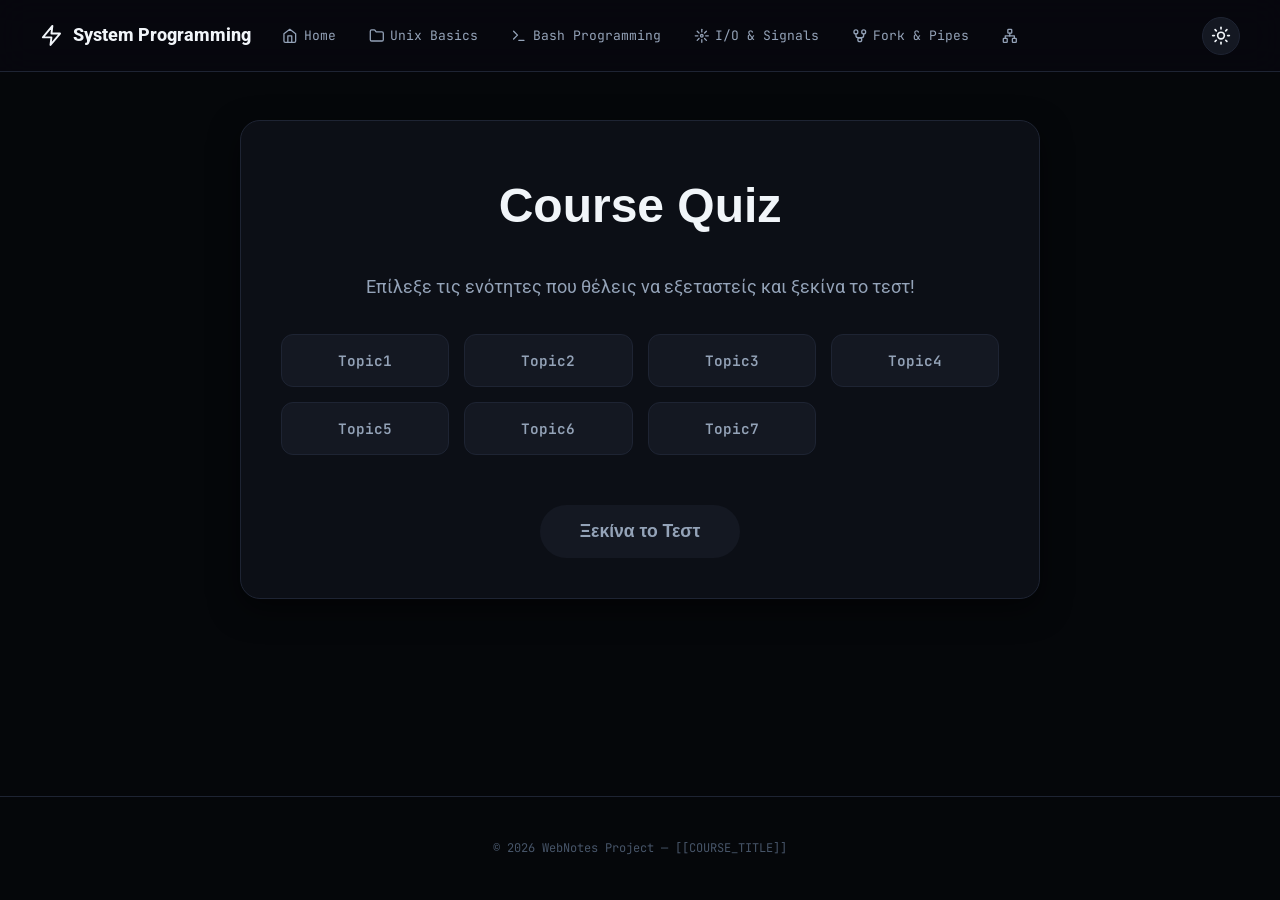
<file: interactive_quiz.html>
<!DOCTYPE html>
<!--
  📝 INTERACTIVE QUIZ TEMPLATE — copy to ../interactive_quiz.html

  This is the CROSS-CHAPTER quiz page. It reads from data/questions.js automatically
  and aggregates questions from ALL chapters.

  Required edits:
    [[LANG]]             - 'el' or 'en'
    [[COURSE_TITLE]]     - shown in tab title (e.g. "Algorithms · Interactive Quiz")
    [[QUIZ_TAGLINE]]     - intro sentence on the start screen

  Dependencies (must exist in parent dir):
    - styles/base.css            (shared)
    - styles/quiz.css            (copy from assets/styles/quiz.css)
    - js/nav.js                  (shared)
    - js/interactive_quiz.js     (copy from assets/js/interactive_quiz.js)
    - data/questions.js          (your quiz data)
-->
<html lang="[[LANG]]">

<head>
    <meta charset="UTF-8">
    <meta name="viewport" content="width=device-width, initial-scale=1.0">
    <title>[[COURSE_TITLE]] · Interactive Quiz</title>

    <!-- Fonts -->
    <link rel="preconnect" href="https://fonts.googleapis.com">
    <link rel="preconnect" href="https://fonts.gstatic.com" crossorigin>
    <link
        href="https://fonts.googleapis.com/css2?family=JetBrains+Mono:wght@400;700&family=Roboto:ital,wght@0,400;0,500;0,700;1,400&display=swap"
        rel="stylesheet">

    <!-- Styles -->
    <link rel="stylesheet" href="styles/base.css">
    <link rel="stylesheet" href="styles/quiz.css">
    <link rel="stylesheet" href="styles/layout.css">
    <link rel="stylesheet" href="styles/components.css">
    <style>
        :root {
            --bg: #05070a;
            --surf: #0c0f16;
            --surf2: #141822;
            --border: #1e2433;
            --green: #4ade80;
            --green-rgb: 74, 222, 128;
            --blue: #60a5fa;
            --purple: #c084fc;
            --orange: #fb923c;
            --orange-rgb: 251, 146, 60;
            --txt: #f1f5f9;
            --muted: #94a3b8;
            --dim: #475569;
        }
    </style>
</head>

<body class="quiz-page-body">

    <!-- Navigation Hub -->
    <div id="site-nav"></div>

    <main class="quiz-app-container">
        <!-- Start Screen -->
        <div id="start-screen" class="glass-card start-screen">
            <h1>Course Quiz</h1>
            <p>Επίλεξε τις ενότητες που θέλεις να εξεταστείς και ξεκίνα το τεστ!</p>

            <div id="topic-selector" class="topic-selector">
                <!-- Buttons will be injected by JS -->
            </div>

            <button id="start-btn" class="start-quiz-btn" disabled>Ξεκίνα το Τεστ</button>
        </div>

        <!-- Quiz Interface -->
        <div id="quiz-interface" class="glass-card" style="display: none;">
            <div class="quiz-header">
                <div class="q-progress" id="progress-text">Ερώτηση <span id="current-num">1</span> από <span
                        id="total-num">10</span></div>
                <div class="q-timer">
                    <button id="view-toggle-btn" class="view-toggle-btn"
                        style="background: transparent; border: 1px solid var(--border); color: var(--txt); padding: 5px 10px; border-radius: 5px; cursor: pointer; font-family: 'JetBrains Mono', monospace; font-size: 0.8rem; transition: var(--transition);">Λίστα</button>
                </div>
            </div>

            <div class="progress-bar-container" id="progress-bar-container">
                <div id="progress-fill" class="progress-fill"></div>
            </div>

            <div id="questions-wrapper">
                <!-- Dynamically populated question blocks -->
            </div>
        </div>

        <!-- Results Screen -->
        <div id="results-screen" class="glass-card results-screen" style="display: none;">
            <div class="score-circle">
                <div id="score-num" class="score-num">0</div>
                <div class="score-label">Σκορ</div>
            </div>
            <h2 id="final-score-title" style="font-family: 'Syne', sans-serif; margin-bottom: 10px;">Ολοκληρώθηκε!</h2>
            <p id="final-score-text" style="color: var(--muted); margin-bottom: 30px;"></p>

            <button id="restart-btn" class="restart-btn">Δοκίμασε Ξανά</button>
        </div>
    </main>

    <footer class="footer">
        &copy; 2026 WebNotes Project — [[COURSE_TITLE]]
    </footer>

    <!-- Scripts -->
    <script src="js/nav.js"></script>
    <script src="data/questions.js"></script>
    <script src="js/interactive_quiz.js"></script>
</body>

</html>
</file>
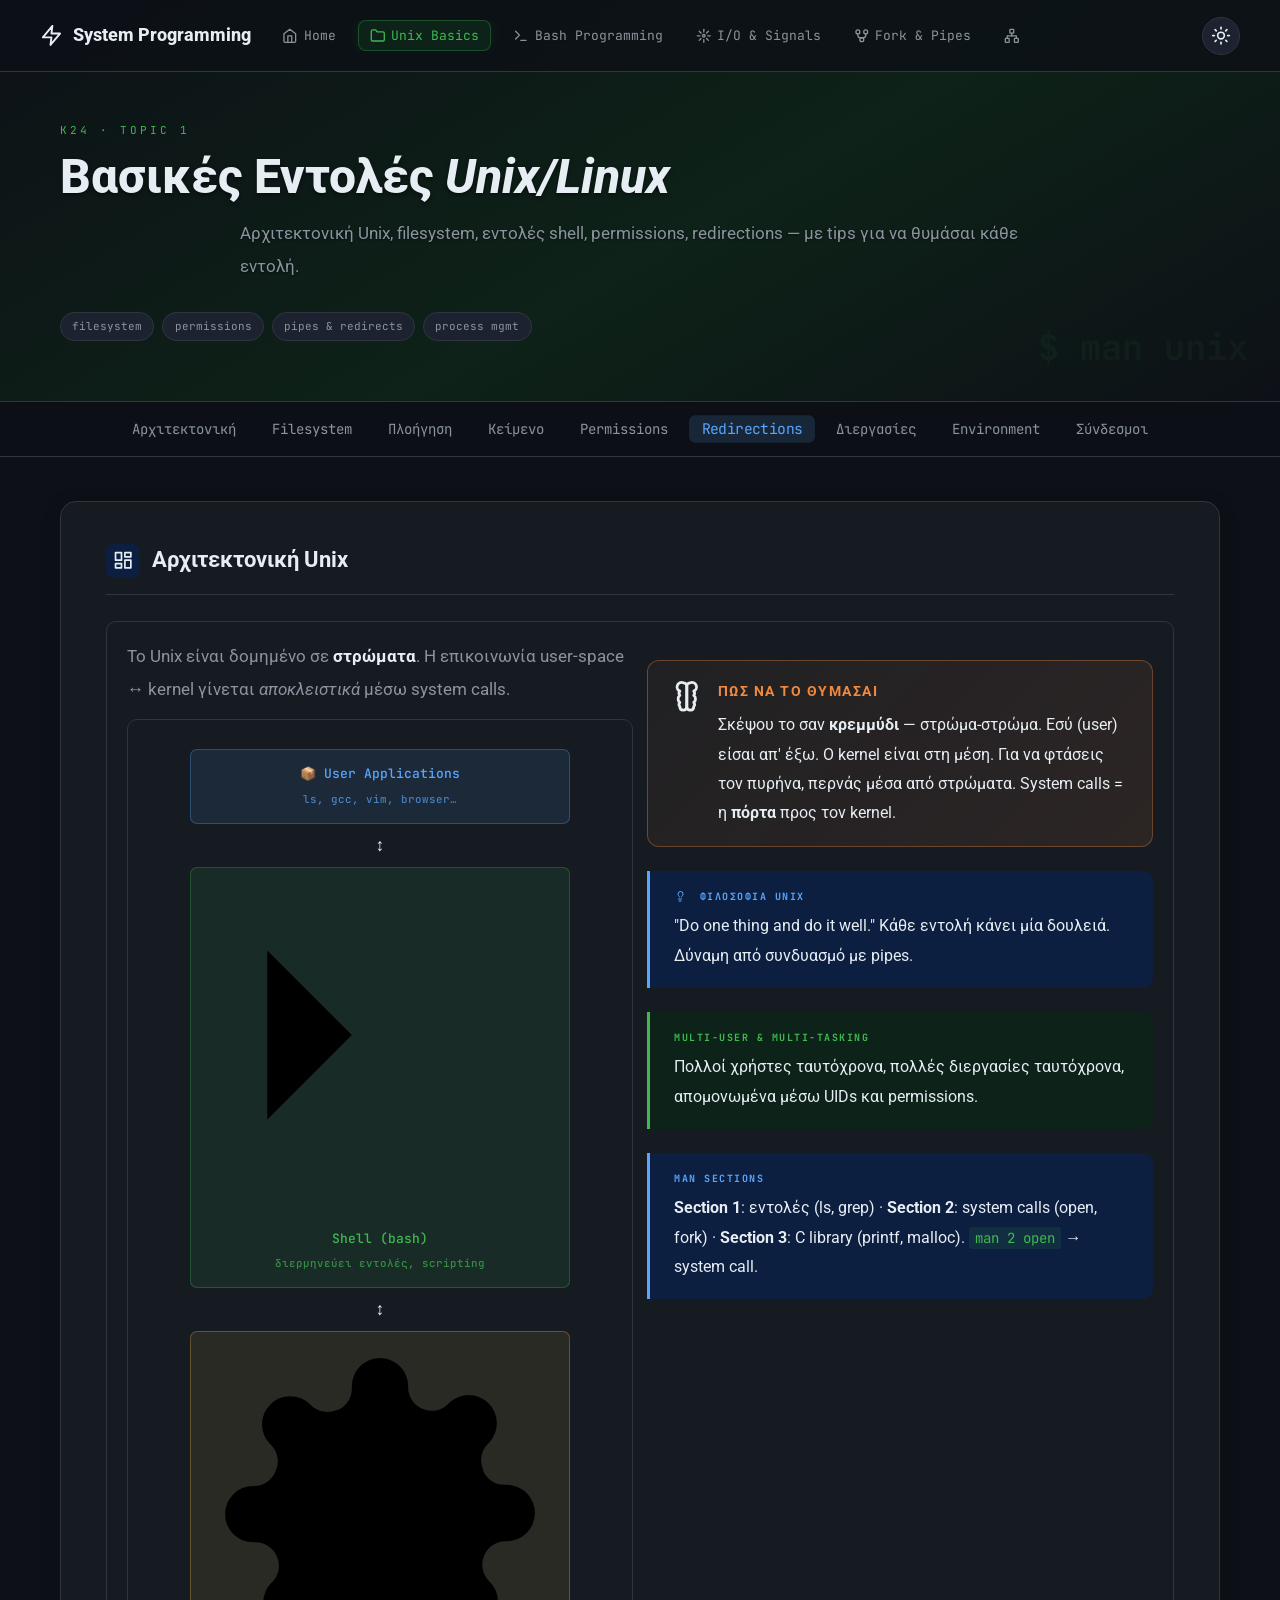
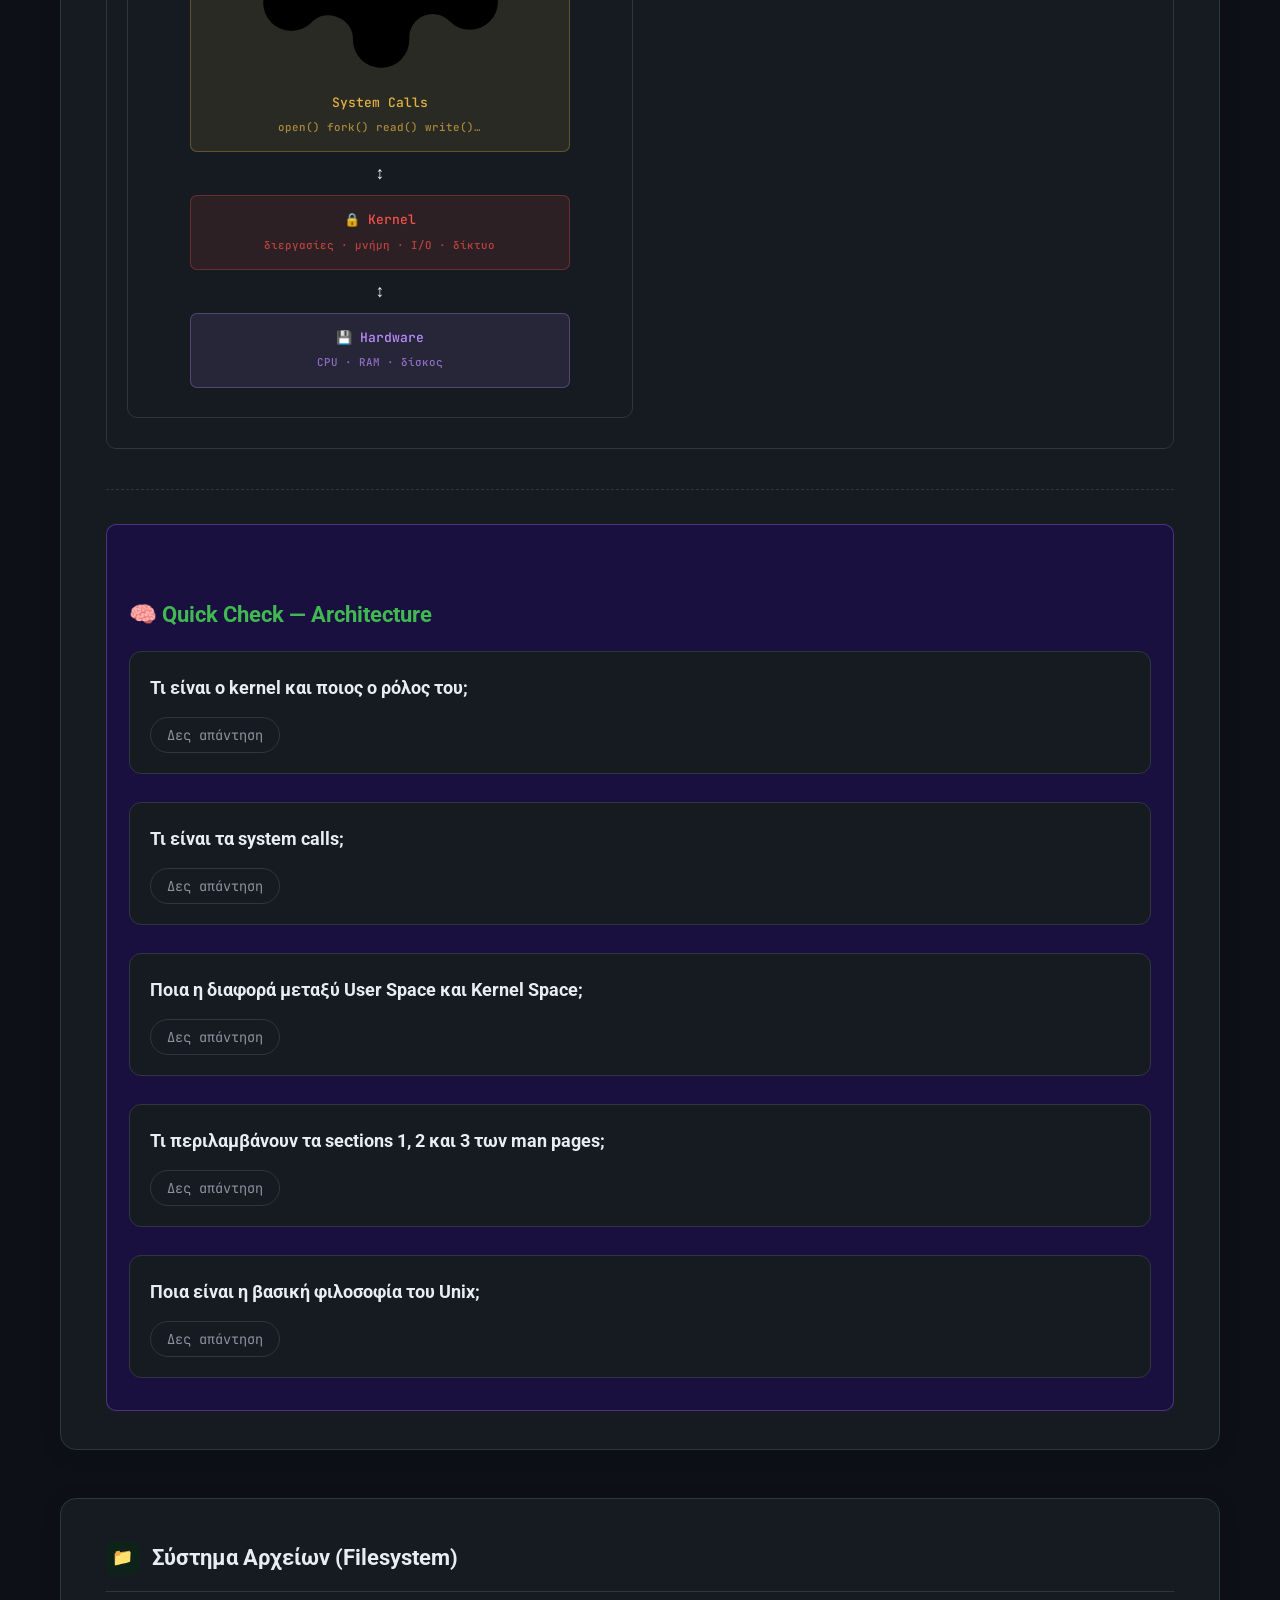
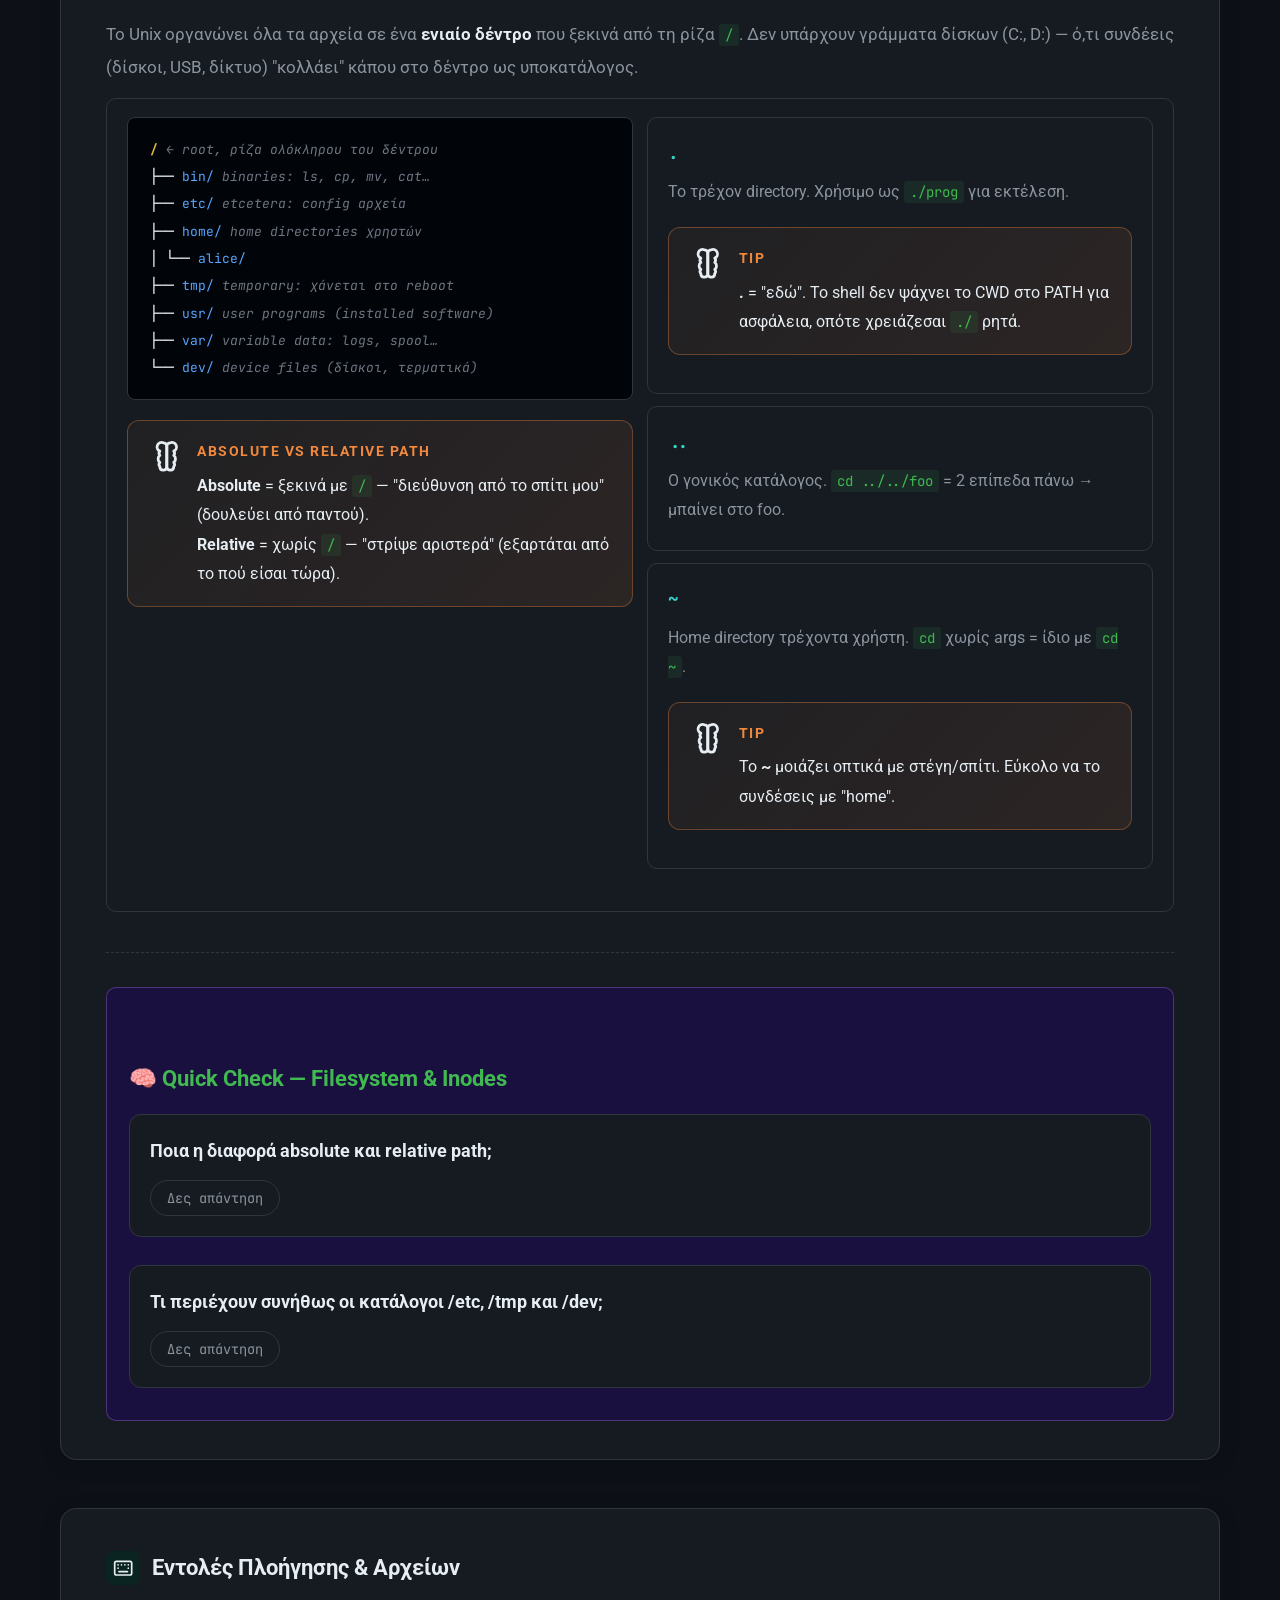
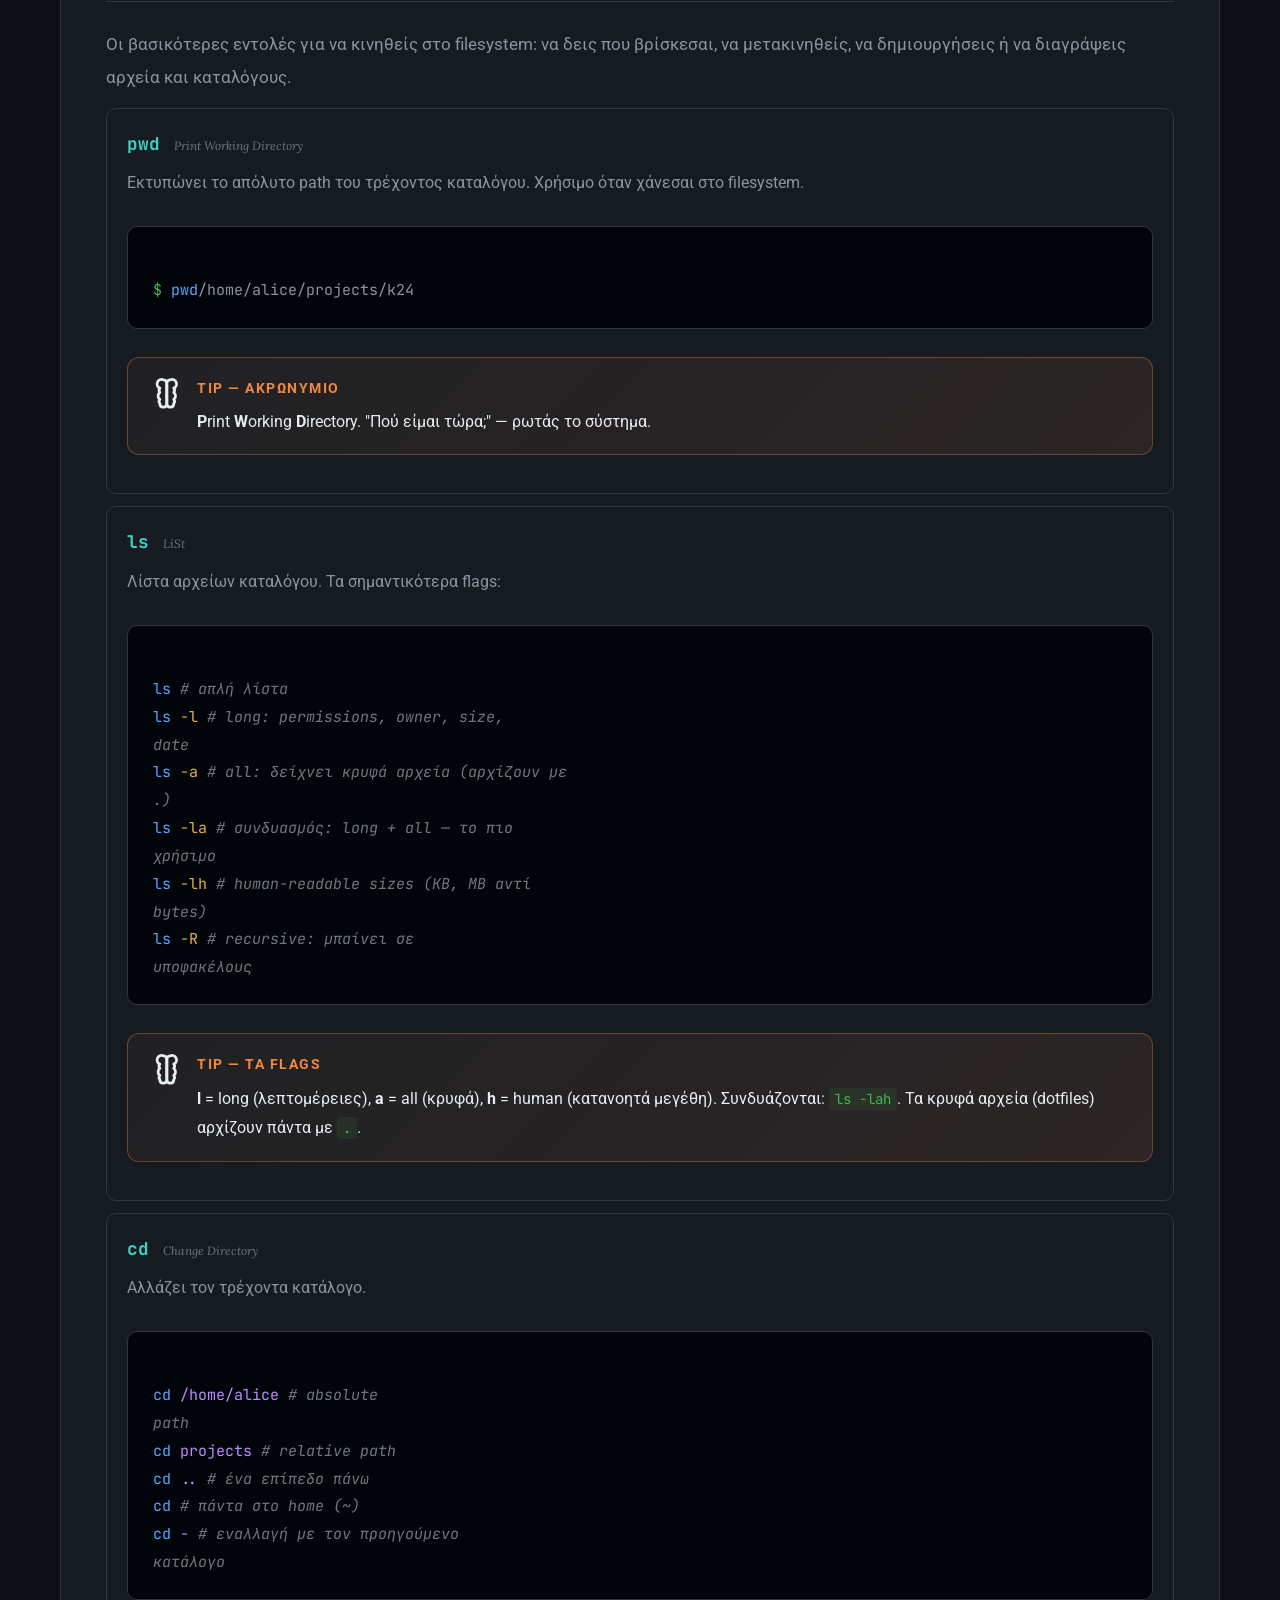
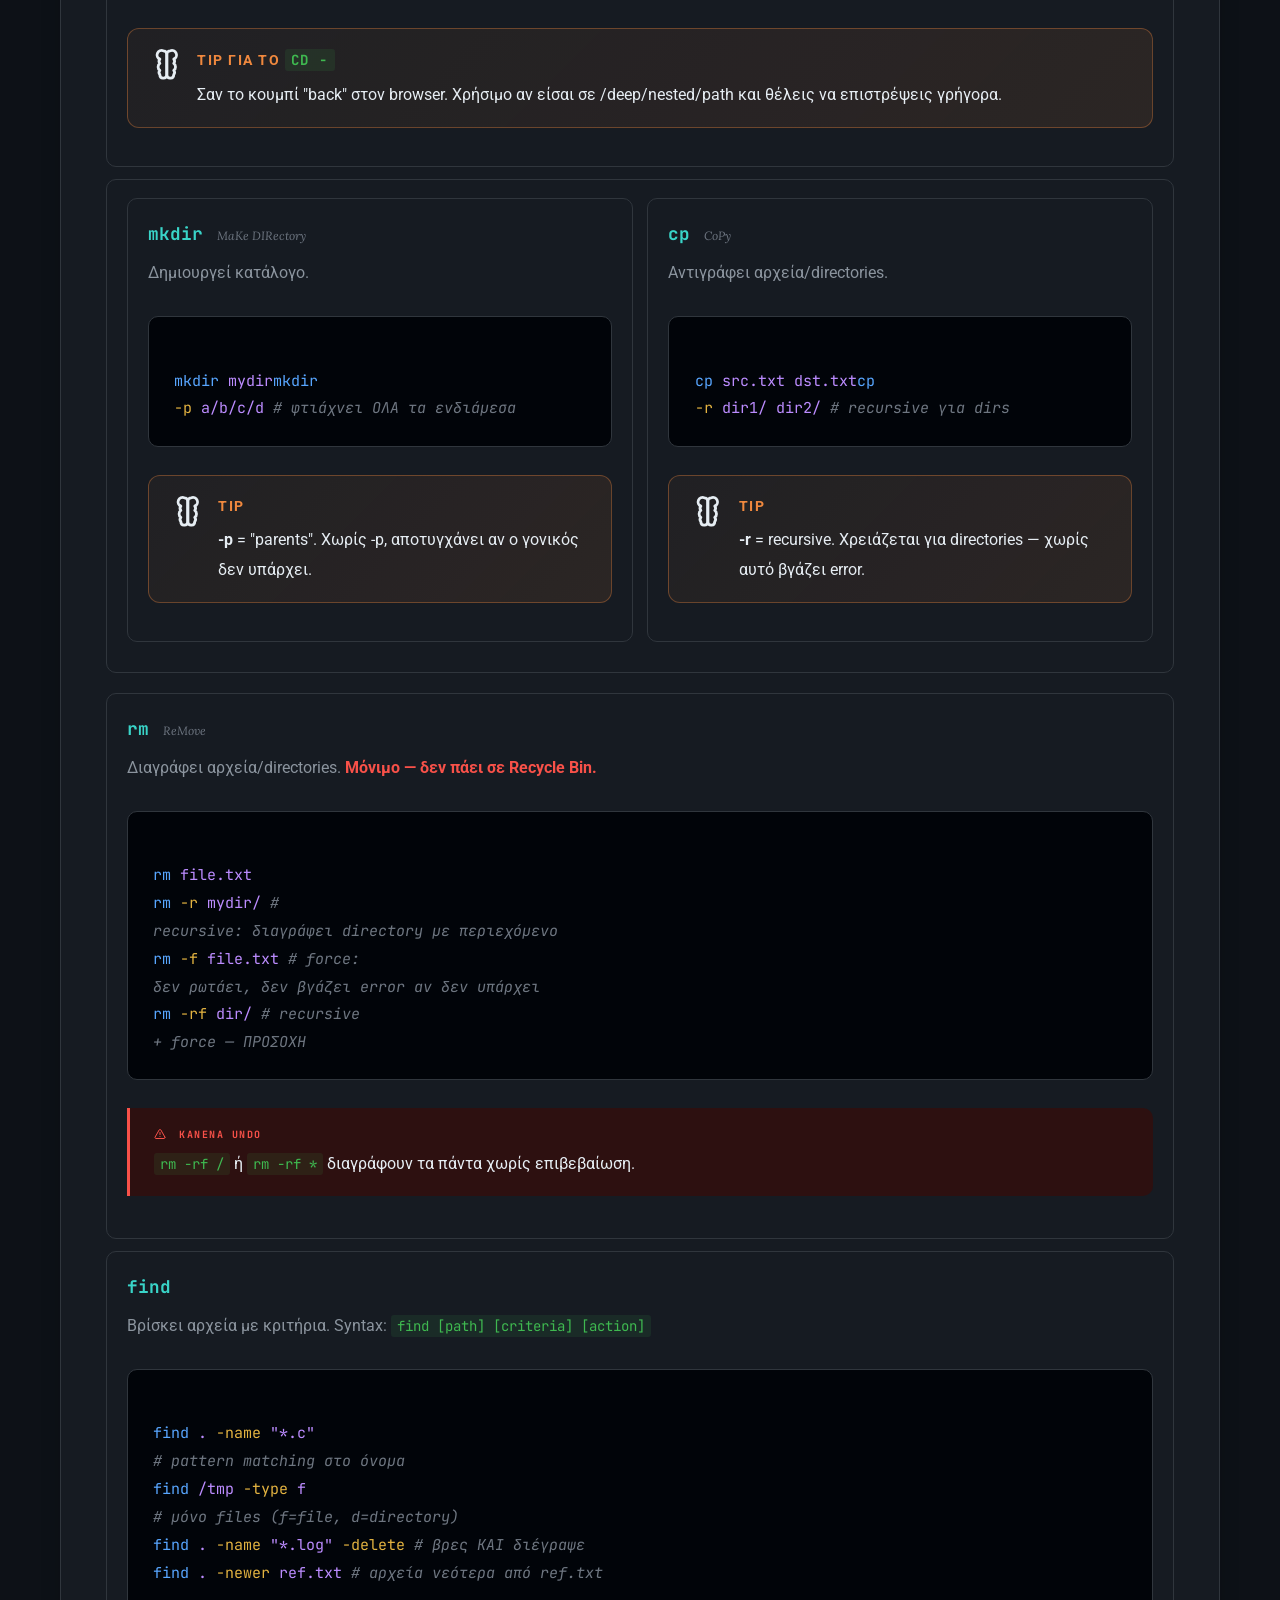
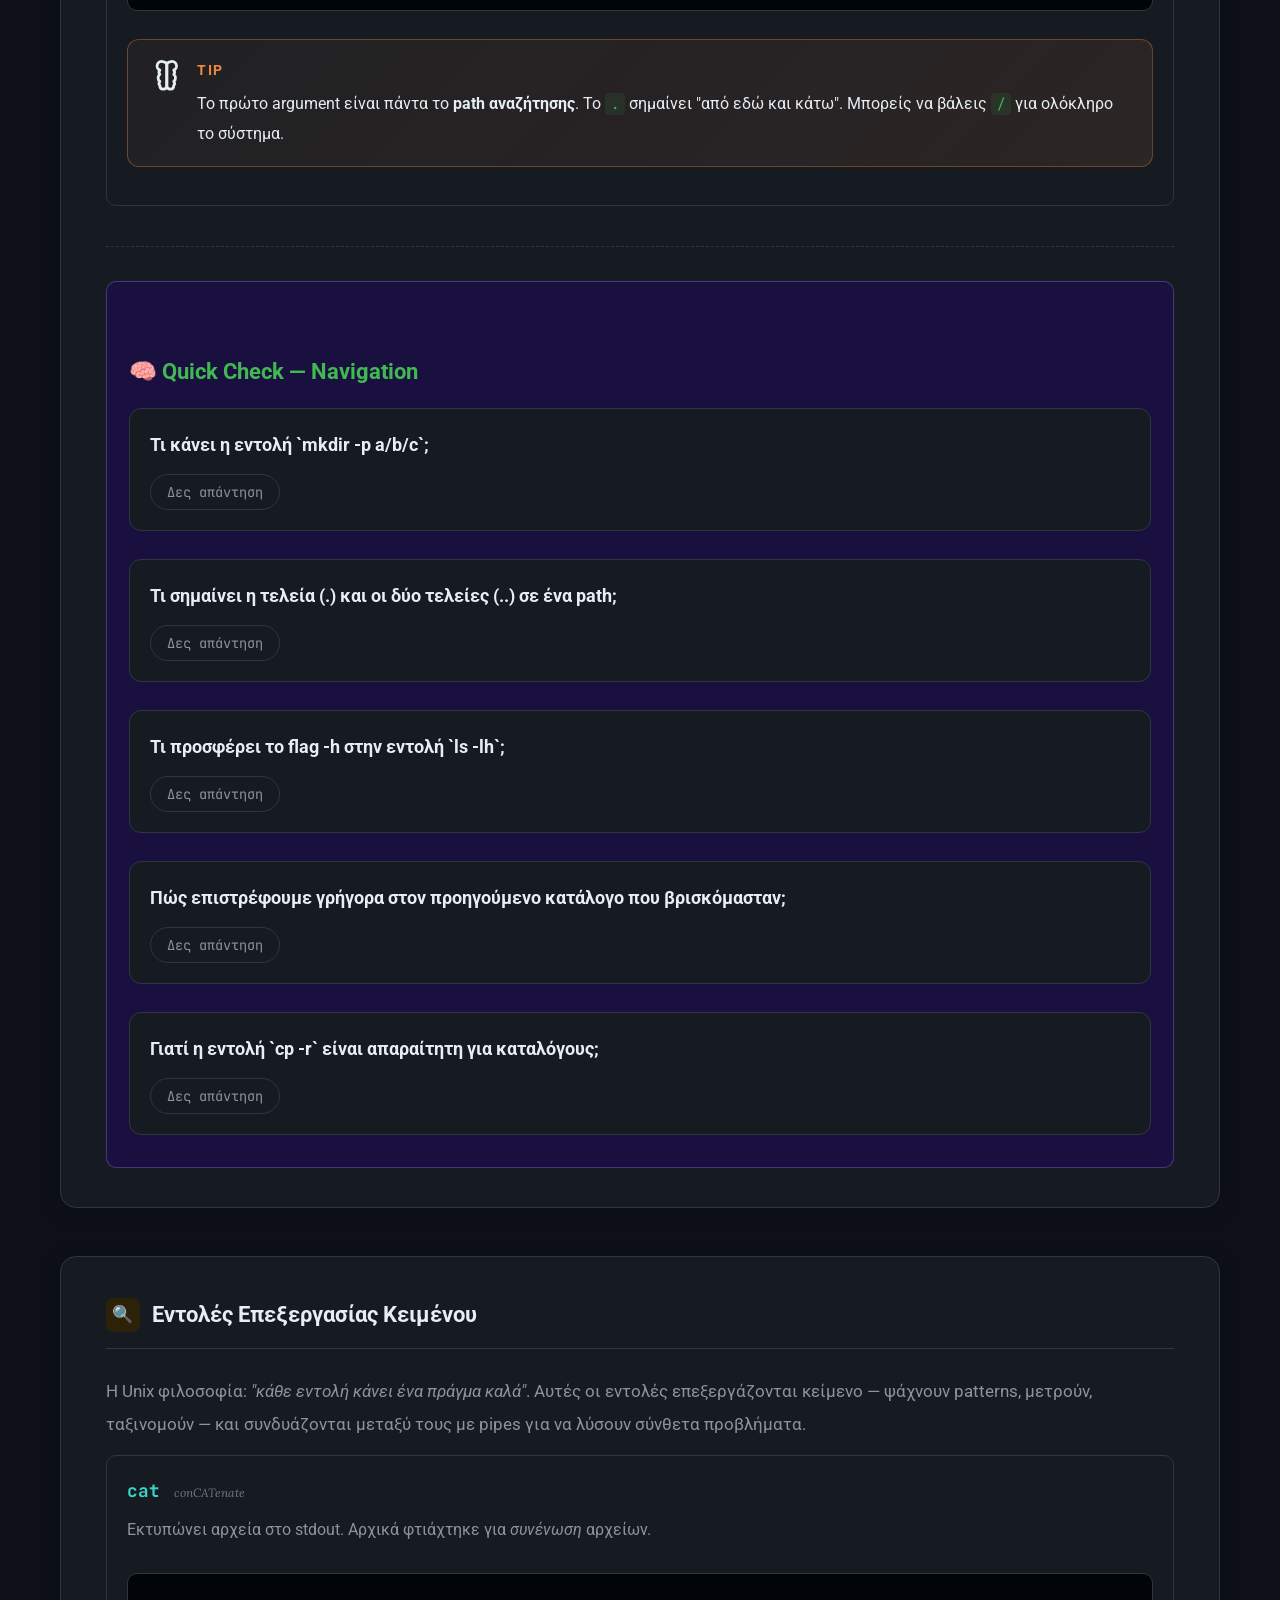
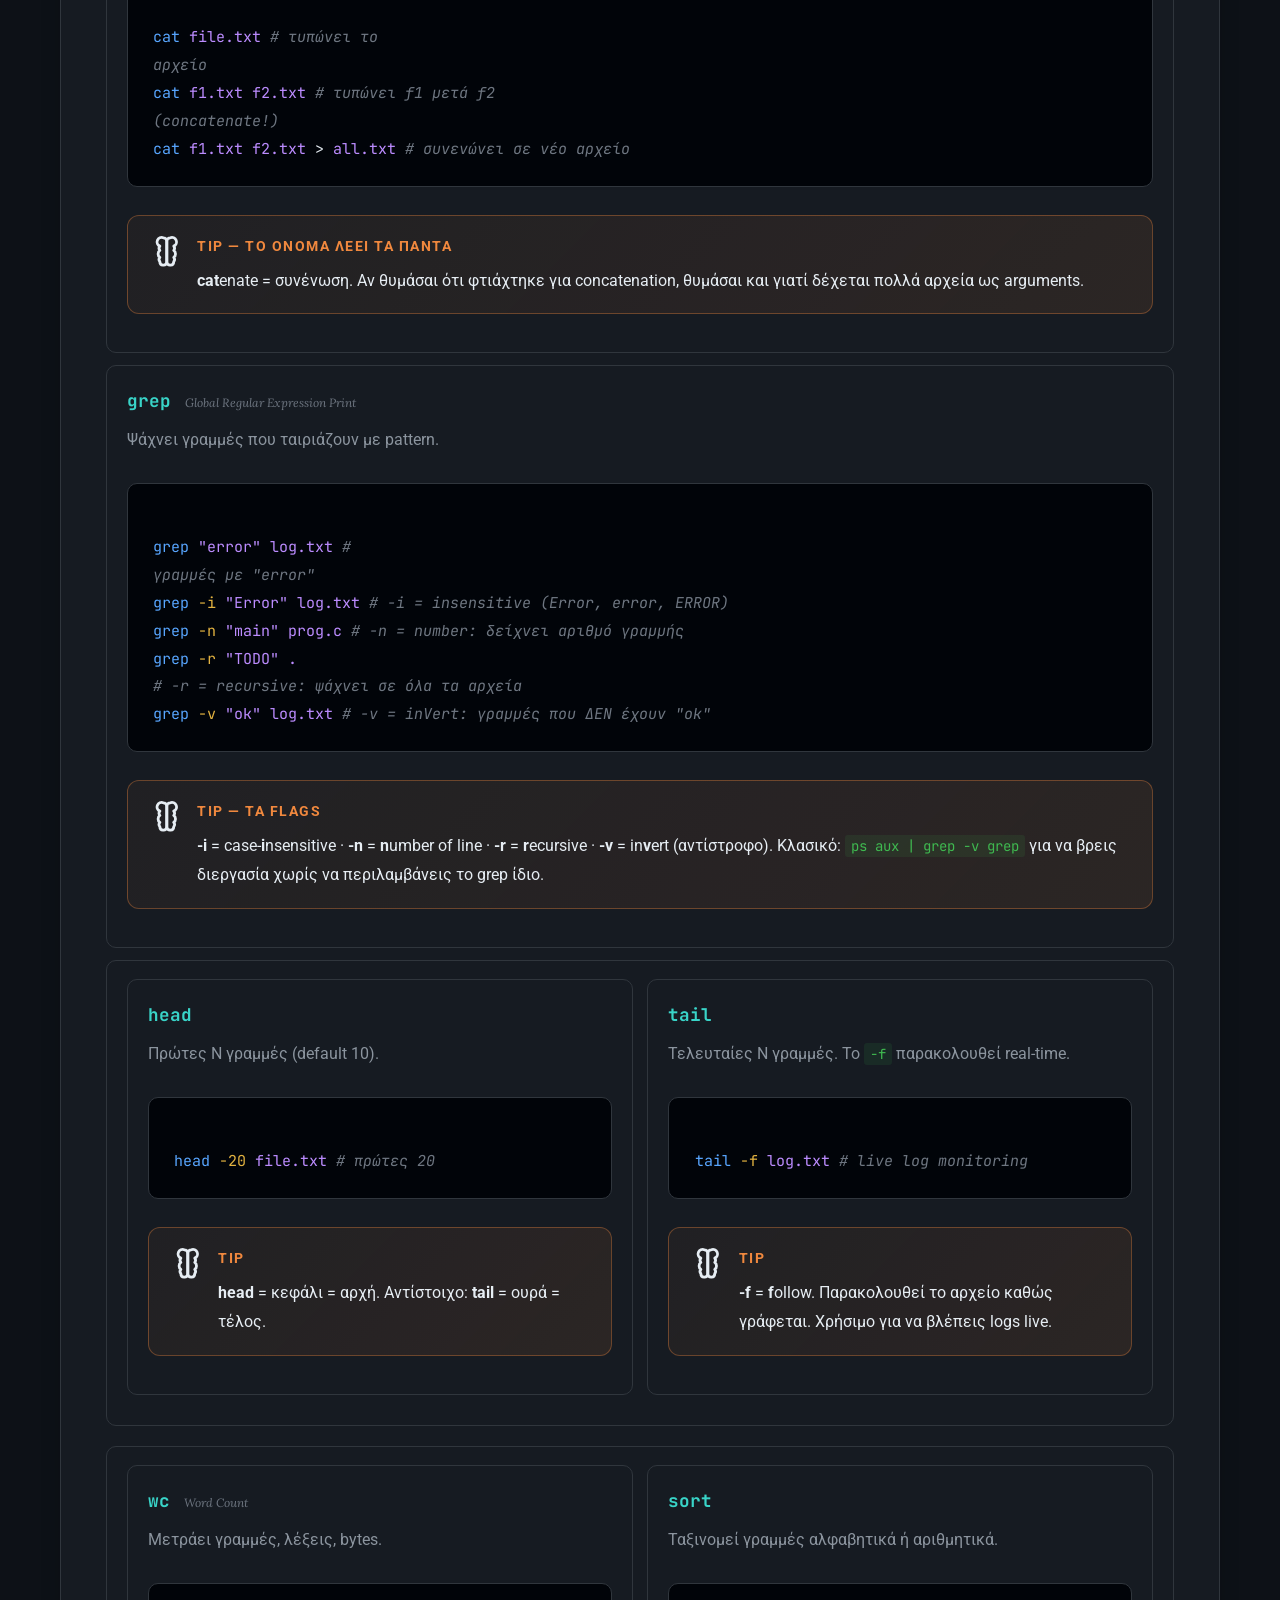
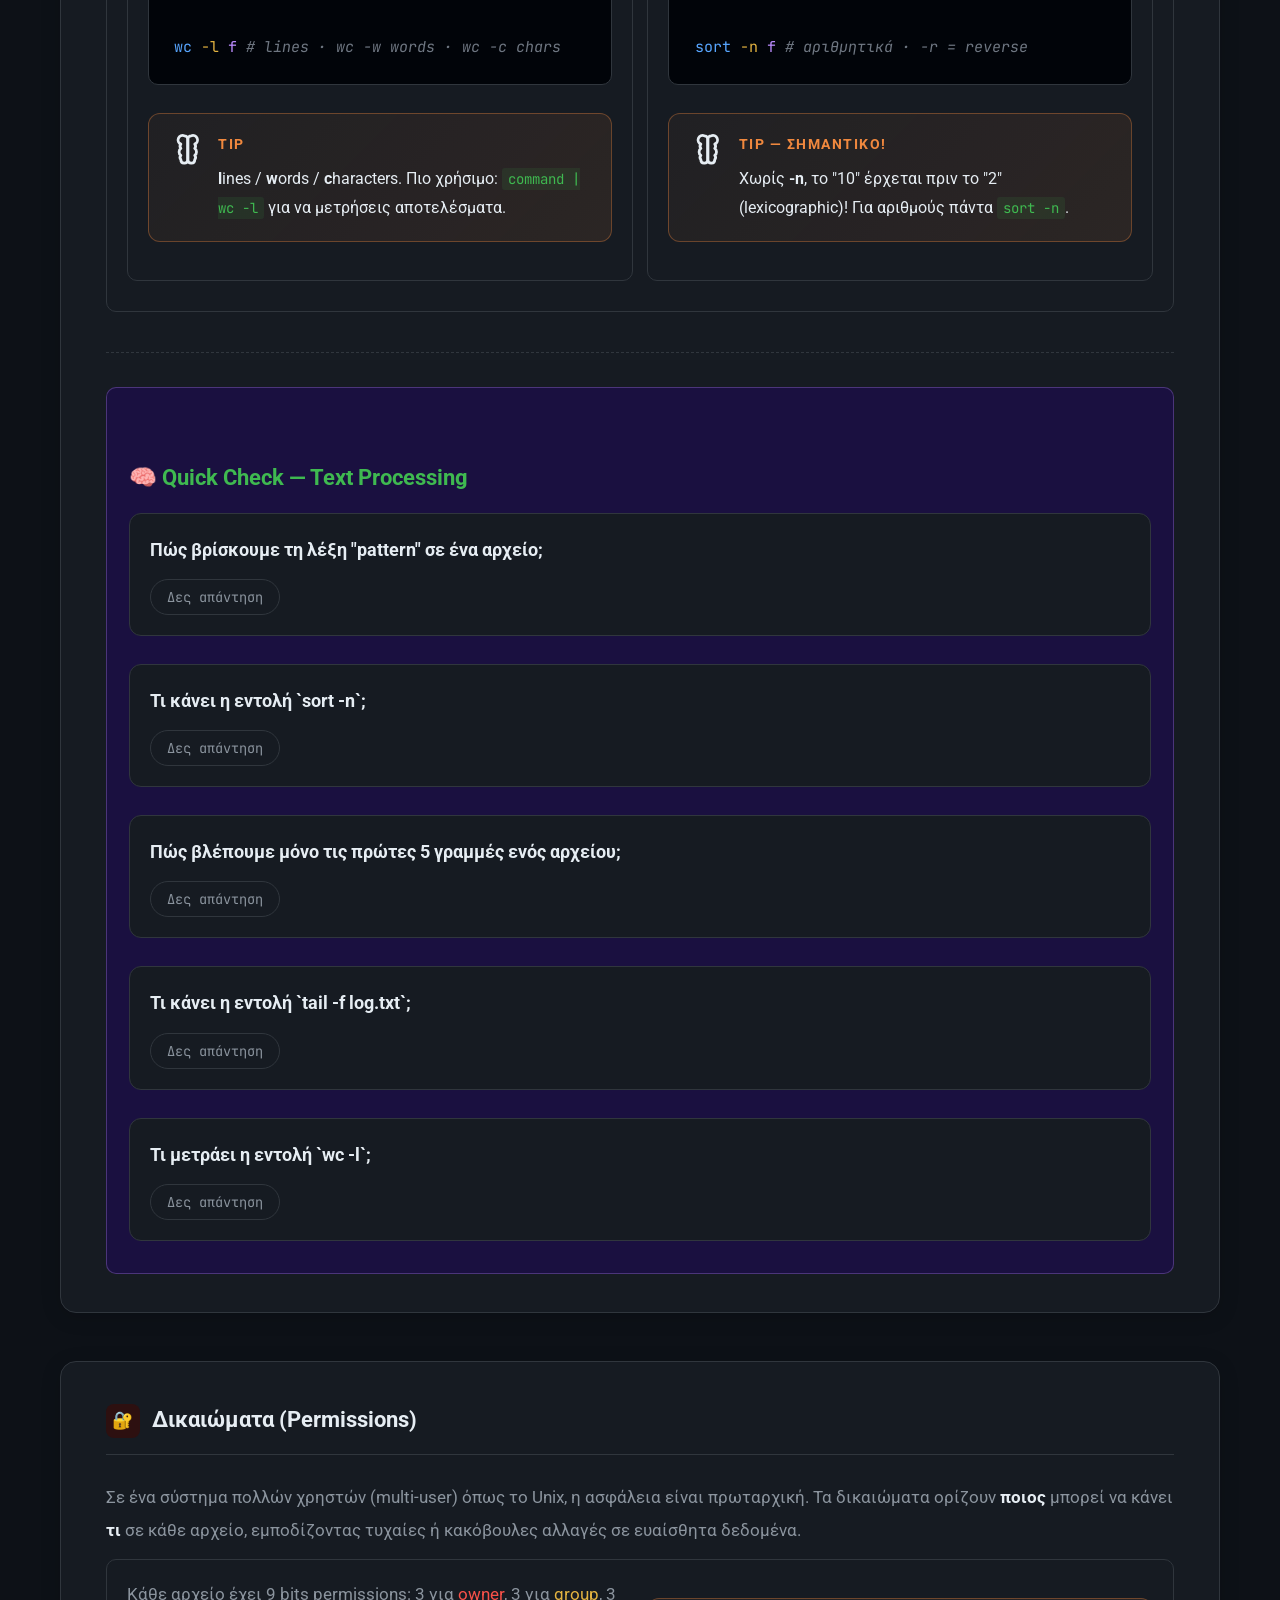
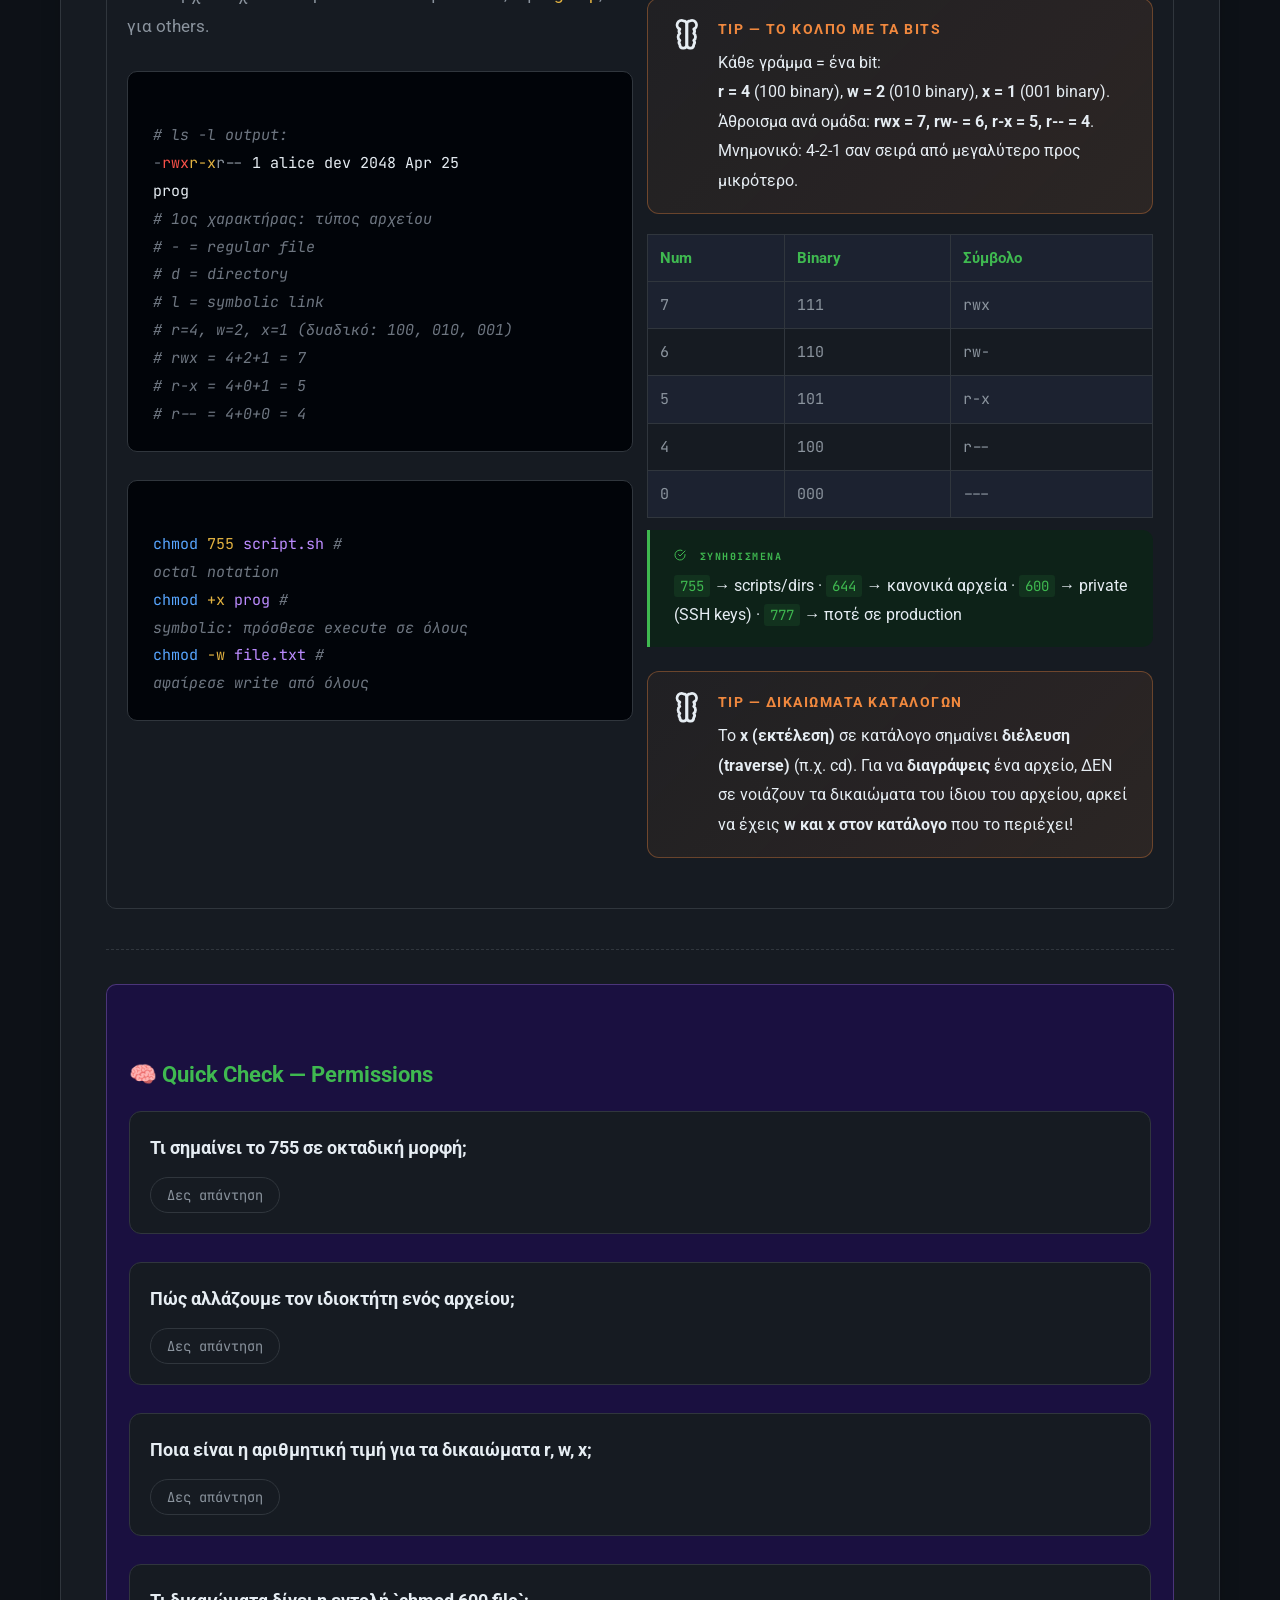
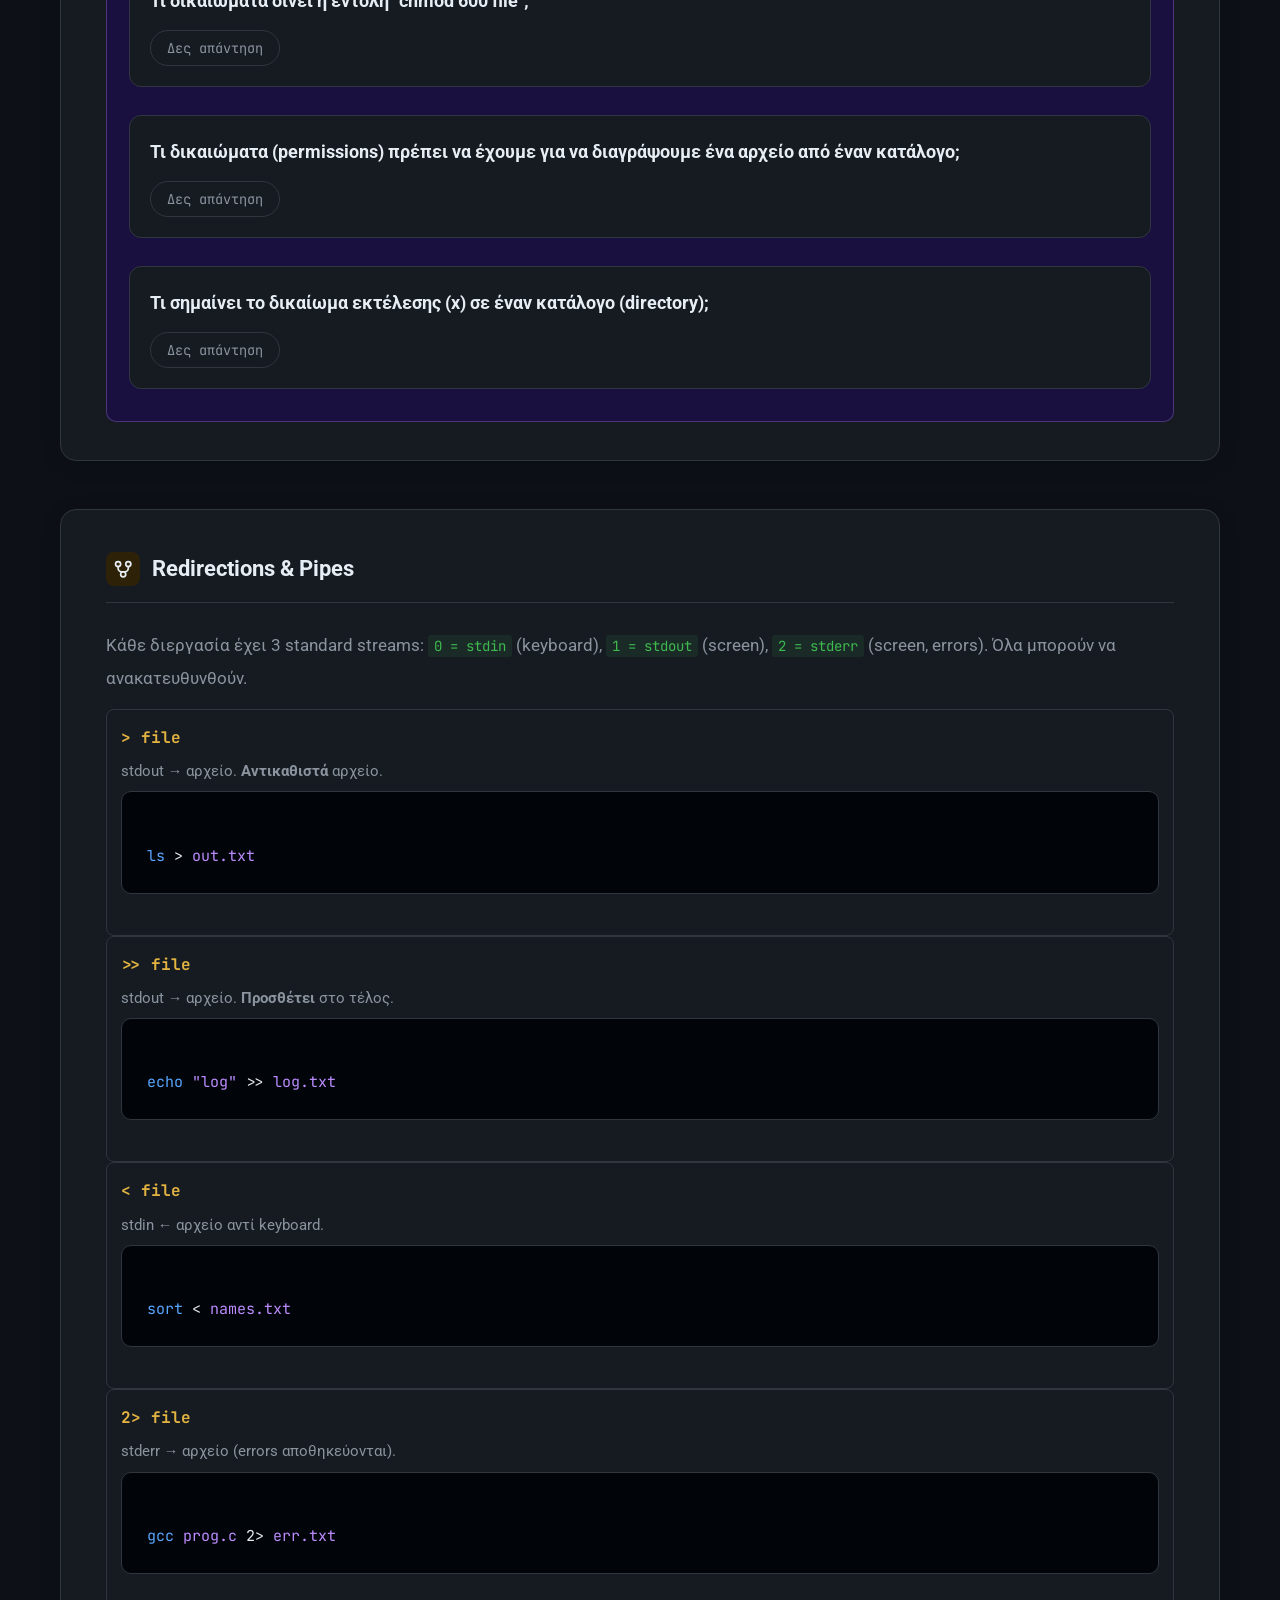
<file: topic1_unix_commands.html>
<!DOCTYPE html>
<html lang="el">

<head>
  <meta charset="UTF-8">
  <meta name="viewport" content="width=device-width, initial-scale=1.0">
  <title>Topic 1 · Βασικές Εντολές Unix</title>
  <link
    href="https://fonts.googleapis.com/css2?family=JetBrains+Mono:wght@400;600;700&family=Syne:wght@400;700;800&family=Lora:ital,wght@0,400;0,600;1,400&display=swap"
    rel="stylesheet">
  <link rel="stylesheet" href="styles/base.css">
  <link rel="stylesheet" href="styles/layout.css">
  <link rel="stylesheet" href="styles/components.css">
  <style>
    :root {
      --bg: #0d1117;
      --bg-rgb: 13, 17, 23;
      --surf: #161b22;
      --surf2: #1c2230;
      --border: #30363d;
      --green: #3fb950;
      --green-rgb: 63, 185, 80;
      --gdim: #0d2218;
      --blue: #58a6ff;
      --bdim: #0d1f40;
      --yellow: #e3b341;
      --ydim: #2d2208;
      --red: #f85149;
      --rdim: #2d1010;
      --cyan: #39d4c8;
      --cdim: #0a2422;
      --purple: #bc8cff;
      --purple-rgb: 188, 140, 255;
      --pdim: #1a1040;
      --orange: #f0883e;
      --orange-rgb: 240, 136, 62;
      --odim: #2d1800;
      --txt: #e6edf3;
      --muted: #8b949e;
      --dim: #6e7681;
    }



    .hero::after {
      content: '$ man unix';
      position: absolute;
      right: 32px;
      bottom: 20px;
      font-family: 'JetBrains Mono', monospace;
      font-size: clamp(1rem, 3vw, 2.2rem);
      color: rgba(63, 185, 80, .06);
      pointer-events: none;
      font-weight: 700;
    }

    .p {
      color: var(--green)
    }

    .c {
      color: var(--blue)
    }

    .f {
      color: var(--yellow)
    }

    .a {
      color: var(--purple)
    }

    .cm {
      color: var(--dim);
      font-style: italic
    }

    .o {
      color: var(--muted)
    }

    .cmd-entry {
      background: var(--surf);
      border: 1px solid var(--border);
      border-radius: 10px;
      padding: 18px 20px;
      margin-bottom: 12px;
      transition: .15s
    }

    .cmd-entry:hover {
      border-color: var(--green)
    }

    .cmd-head {
      display: flex;
      align-items: baseline;
      gap: 14px;
      margin-bottom: 9px;
      flex-wrap: wrap
    }

    .cmd-name {
      font-family: 'JetBrains Mono', monospace;
      font-size: 1.1rem;
      font-weight: 700;
      color: var(--cyan)
    }

    .cmd-full {
      font-size: 0.75rem;
      color: var(--dim);
      font-family: 'Lora', serif;
      font-style: italic
    }

    .cmd-desc {
      color: var(--muted);
      font-size: 0.96875rem;
      margin-bottom: 0.375rem
    }

    .ritem {
      background: var(--surf);
      border: 1px solid var(--border);
      border-radius: 8px;
      padding: 0.8125rem 0.875rem
    }

    .rop {
      font-family: 'JetBrains Mono', monospace;
      color: var(--yellow);
      font-size: 1rem;
      font-weight: 700;
      margin-bottom: 0.3125rem
    }

    .rdesc {
      color: var(--muted);
      font-size: 0.90625rem
    }

    .piperow {
      display: flex;
      align-items: center;
      gap: 0;
      background: #010409;
      border: 1px solid var(--border);
      border-radius: 8px;
      padding: 1rem 1.25rem;
      overflow-x: auto;
      font-family: 'JetBrains Mono', monospace;
      font-size: 0.90625rem
    }

    .pcmd {
      background: var(--bdim);
      border: 1px solid rgba(88, 166, 255, .4);
      border-radius: 6px;
      padding: 0.4375rem 0.8125rem;
      color: var(--blue);
      white-space: nowrap
    }

    .psep {
      color: var(--yellow);
      font-size: 1.25rem;
      padding: 0 0.625rem
    }

    html[data-theme="light"] .hero {
      background: var(--hero-bg);
      background-image: linear-gradient(150deg, rgb(248, 250, 252) 0%, rgb(240, 253, 244) 55%, rgb(248, 250, 252) 100%);
      background-position-x: initial;
      background-position-y: initial;
      background-size: initial;
      background-repeat: initial;
      background-attachment: initial;
      background-origin: initial;
      background-clip: initial;
    }

    html[data-theme="light"] .hero::after {
      color: rgba(var(--green-rgb), 0.15);
    }


    .hero {
      background: var(--hero-bg);
      background-image: linear-gradient(150deg, rgb(13, 17, 23) 0%, rgb(13, 34, 24) 55%, rgb(13, 17, 23) 100%);
      background-position-x: initial;
      background-position-y: initial;
      background-size: initial;
      background-repeat: initial;
      background-attachment: initial;
      background-origin: initial;
      background-clip: initial;
    }
  </style>
  <script src="js/nav.js" defer></script>
  <script src="data/questions.js" defer></script>
  <script src="js/quiz-loader.js" defer></script>
</head>

<body>
  <div id="site-nav"></div>
  <div class="hero">
    <div class="hero-label">K24 · Topic 1</div>
    <h1>Βασικές Εντολές <em>Unix/Linux</em></h1>
    <p>Αρχιτεκτονική Unix, filesystem, εντολές shell, permissions, redirections — με tips για να θυμάσαι κάθε εντολή.
    </p>
    <div class="chips"><span class="chip">filesystem</span><span class="chip">permissions</span><span class="chip">pipes
        &amp; redirects</span><span class="chip">process mgmt</span></div>
  </div>
  <nav class="toc">
    <a href="#arch">Αρχιτεκτονική</a><a href="#fs">Filesystem</a><a href="#nav">Πλοήγηση</a>
    <a href="#text">Κείμενο</a><a href="#perm">Permissions</a><a href="#redirect">Redirections</a>
    <a href="#proc">Διεργασίες</a><a href="#env">Environment</a><a href="#links">Σύνδεσμοι</a>
  </nav>
  <div class="wrap">

    <section id="arch">
      <div class="sh">
        <div class="sh-icon bg-blue-dim">🏗️</div>
        <h2>Αρχιτεκτονική Unix</h2>
      </div>
      <div class="grid2">
        <div>
          <p class="section-desc">Το Unix είναι δομημένο σε <strong class="text-primary">στρώματα</strong>. Η
            επικοινωνία user-space ↔ kernel γίνεται
            <em>αποκλειστικά</em> μέσω system calls.
          </p>
          <div class="arch">
            <div class="alayer la">📦 User Applications<br><small class="opacity-70">ls, gcc, vim, browser…</small>
            </div>
            <div class="aarr">↕</div>
            <div class="alayer lb">🐚 Shell (bash)<br><small class="opacity-70">διερμηνεύει εντολές, scripting</small>
            </div>
            <div class="aarr">↕</div>
            <div class="alayer lc">⚙️ System Calls<br><small class="opacity-70">open() fork() read() write()…</small>
            </div>
            <div class="aarr">↕</div>
            <div class="alayer ld">🔒 Kernel<br><small class="opacity-70">διεργασίες · μνήμη · I/O · δίκτυο</small>
            </div>
            <div class="aarr">↕</div>
            <div class="alayer le">💾 Hardware<br><small class="opacity-70">CPU · RAM · δίσκος</small></div>
          </div>
        </div>
        <div>
          <div class="tip">
            <div class="tip-icon">🧠</div>
            <div>
              <div class="tip-title">Πώς να το θυμάσαι</div>
              <div class="tip-text">Σκέψου το σαν <strong>κρεμμύδι</strong> — στρώμα-στρώμα. Εσύ (user) είσαι απ' έξω. Ο
                kernel είναι στη μέση. Για να φτάσεις τον πυρήνα, περνάς μέσα από στρώματα. System calls = η
                <strong>πόρτα</strong> προς τον kernel.
              </div>
            </div>
          </div>
          <div class="ibox">
            <div class="lbl text-blue">💡 Φιλοσοφία Unix</div>"Do one thing and do it well." Κάθε εντολή
            κάνει μία δουλειά. Δύναμη από συνδυασμό με pipes.
          </div>
          <div class="gbox">
            <div class="lbl text-green">Multi-user &amp; Multi-tasking</div>Πολλοί χρήστες ταυτόχρονα,
            πολλές διεργασίες ταυτόχρονα, απομονωμένα μέσω UIDs και permissions.
          </div>
          <div class="ibox">
            <div class="lbl text-blue">man sections</div><strong>Section 1</strong>: εντολές (ls, grep)
            · <strong>Section 2</strong>: system calls (open, fork) · <strong>Section 3</strong>: C library (printf,
            malloc). <code>man 2 open</code> → system call.
          </div>
        </div>
      </div>
      <div class="section-quiz" data-topic="topic1" data-section="arch"></div>
    </section>

    <section id="fs">
      <div class="sh">
        <div class="sh-icon bg-green-dim">📁</div>
        <h2>Σύστημα Αρχείων (Filesystem)</h2>
      </div>
      <p class="section-desc">
        Το Unix οργανώνει όλα τα αρχεία σε ένα <strong class="text-primary">ενιαίο δέντρο</strong> που ξεκινά από τη
        ρίζα <code>/</code>. Δεν υπάρχουν γράμματα δίσκων (C:, D:) — ό,τι συνδέεις (δίσκοι, USB, δίκτυο) "κολλάει" κάπου
        στο δέντρο ως υποκατάλογος.
      </p>
      <div class="grid2">
        <div>
          <div class="tree">
            <span class="troot">/</span> <span class="tdim">← root, ρίζα ολόκληρου του δέντρου</span><br>
            ├── <span class="tdir">bin/</span> <span class="tdim">binaries: ls, cp, mv, cat…</span><br>
            ├── <span class="tdir">etc/</span> <span class="tdim">etcetera: config αρχεία</span><br>
            ├── <span class="tdir">home/</span> <span class="tdim">home directories χρηστών</span><br>
            │ └── <span class="tdir">alice/</span><br>
            ├── <span class="tdir">tmp/</span> <span class="tdim">temporary: χάνεται στο reboot</span><br>
            ├── <span class="tdir">usr/</span> <span class="tdim">user programs (installed software)</span><br>
            ├── <span class="tdir">var/</span> <span class="tdim">variable data: logs, spool…</span><br>
            └── <span class="tdir">dev/</span> <span class="tdim">device files (δίσκοι, τερματικά)</span>
          </div>
          <div class="tip">
            <div class="tip-icon">🧠</div>
            <div>
              <div class="tip-title">Absolute vs Relative path</div>
              <div class="tip-text"><strong>Absolute</strong> = ξεκινά με <code>/</code> — "διεύθυνση από το σπίτι μου"
                (δουλεύει από παντού).<br><strong>Relative</strong> = χωρίς <code>/</code> — "στρίψε αριστερά"
                (εξαρτάται από το πού είσαι τώρα).</div>
            </div>
          </div>
        </div>
        <div>
          <div class="cmd-entry">
            <div class="cmd-head"><span class="cmd-name">.</span></div>
            <div class="cmd-desc">Το τρέχον directory. Χρήσιμο ως <code>./prog</code> για εκτέλεση.</div>
            <div class="tip">
              <div class="tip-icon">🧠</div>
              <div>
                <div class="tip-title">Tip</div>
                <div class="tip-text"><strong>.</strong> = "εδώ". Το shell δεν ψάχνει το CWD στο PATH για ασφάλεια,
                  οπότε χρειάζεσαι <code>./</code> ρητά.</div>
              </div>
            </div>
          </div>
          <div class="cmd-entry">
            <div class="cmd-head"><span class="cmd-name">..</span></div>
            <div class="cmd-desc">Ο γονικός κατάλογος. <code>cd ../../foo</code> = 2 επίπεδα πάνω → μπαίνει στο foo.
            </div>
          </div>
          <div class="cmd-entry">
            <div class="cmd-head"><span class="cmd-name">~</span></div>
            <div class="cmd-desc">Home directory τρέχοντα χρήστη. <code>cd</code> χωρίς args = ίδιο με
              <code>cd ~</code>.
            </div>
            <div class="tip">
              <div class="tip-icon">🧠</div>
              <div>
                <div class="tip-title">Tip</div>
                <div class="tip-text">Το <strong>~</strong> μοιάζει οπτικά με στέγη/σπίτι. Εύκολο να το συνδέσεις με
                  "home".</div>
              </div>
            </div>
          </div>
        </div>
      </div>
      <div class="section-quiz" data-topic="topic1" data-section="fs"></div>
    </section>

    <section id="nav">
      <div class="sh">
        <div class="sh-icon bg-cyan-alpha">⌨️</div>
        <h2>Εντολές Πλοήγησης &amp; Αρχείων</h2>
      </div>

      <p class="section-desc">
        Οι βασικότερες εντολές για να κινηθείς στο filesystem: να δεις που βρίσκεσαι, να μετακινηθείς, να δημιουργήσεις
        ή να διαγράψεις αρχεία και καταλόγους.
      </p>

      <div class="cmd-entry">
        <div class="cmd-head"><span class="cmd-name">pwd</span><span class="cmd-full">Print Working Directory</span>
        </div>
        <div class="cmd-desc">Εκτυπώνει το απόλυτο path του τρέχοντος καταλόγου. Χρήσιμο όταν χάνεσαι στο filesystem.
        </div>
        <div class="cb">
<span class="p">$</span> <span class="c">pwd</span><span
class="o">/home/alice/projects/k24</span>
</div>
        <div class="tip">
          <div class="tip-icon">🧠</div>
          <div>
            <div class="tip-title">Tip — ακρωνύμιο</div>
            <div class="tip-text"><strong>P</strong>rint <strong>W</strong>orking <strong>D</strong>irectory. "Πού είμαι
              τώρα;" — ρωτάς το σύστημα.</div>
          </div>
        </div>
      </div>

      <div class="cmd-entry">
        <div class="cmd-head"><span class="cmd-name">ls</span><span class="cmd-full">LiSt</span></div>
        <div class="cmd-desc">Λίστα αρχείων καταλόγου. Τα σημαντικότερα flags:</div>
        <div class="cb">
<span class="c">ls</span> <span class="cm"># απλή λίστα</span>
<span class="c">ls</span> <span class="f">-l</span> <span class="cm"># long: permissions, owner, size,
date</span>
<span class="c">ls</span> <span class="f">-a</span> <span class="cm"># all: δείχνει κρυφά αρχεία (αρχίζουν με
.)</span>
<span class="c">ls</span> <span class="f">-la</span> <span class="cm"># συνδυασμός: long + all — το πιο
χρήσιμο</span>
<span class="c">ls</span> <span class="f">-lh</span> <span class="cm"># human-readable sizes (KB, MB αντί
bytes)</span>
<span class="c">ls</span> <span class="f">-R</span> <span class="cm"># recursive: μπαίνει σε
υποφακέλους</span>
</div>
        <div class="tip">
          <div class="tip-icon">🧠</div>
          <div>
            <div class="tip-title">Tip — τα flags</div>
            <div class="tip-text"><strong>l</strong> = long (λεπτομέρειες), <strong>a</strong> = all (κρυφά),
              <strong>h</strong> = human (κατανοητά μεγέθη). Συνδυάζονται: <code>ls -lah</code>. Τα κρυφά αρχεία
              (dotfiles) αρχίζουν πάντα με <code>.</code>.
            </div>
          </div>
        </div>
      </div>

      <div class="cmd-entry">
        <div class="cmd-head"><span class="cmd-name">cd</span><span class="cmd-full">Change Directory</span></div>
        <div class="cmd-desc">Αλλάζει τον τρέχοντα κατάλογο.</div>
        <div class="cb">
<span class="c">cd</span> <span class="a">/home/alice</span> <span class="cm"># absolute
path</span>
<span class="c">cd</span> <span class="a">projects</span> <span class="cm"># relative path</span>
<span class="c">cd</span> <span class="a">..</span> <span class="cm"># ένα επίπεδο πάνω</span>
<span class="c">cd</span> <span class="cm"># πάντα στο home (~)</span>
<span class="c">cd</span> <span class="a">-</span> <span class="cm"># εναλλαγή με τον προηγούμενο
κατάλογο</span>
</div>
        <div class="tip">
          <div class="tip-icon">🧠</div>
          <div>
            <div class="tip-title">Tip για το <code>cd -</code></div>
            <div class="tip-text">Σαν το κουμπί "back" στον browser. Χρήσιμο αν είσαι σε /deep/nested/path και θέλεις να
              επιστρέψεις γρήγορα.</div>
          </div>
        </div>
      </div>

      <div class="grid2">
        <div class="cmd-entry">
          <div class="cmd-head"><span class="cmd-name">mkdir</span><span class="cmd-full">MaKe DIRectory</span></div>
          <div class="cmd-desc">Δημιουργεί κατάλογο.</div>
          <div class="cb">
<span class="c">mkdir</span> <span class="a">mydir</span><span class="c">mkdir</span>
<span class="f">-p</span> <span class="a">a/b/c/d</span> <span class="cm"># φτιάχνει ΟΛΑ τα ενδιάμεσα</span>
</div>
          <div class="tip">
            <div class="tip-icon">🧠</div>
            <div>
              <div class="tip-title">Tip</div>
              <div class="tip-text"><strong>-p</strong> = "parents". Χωρίς -p, αποτυγχάνει αν ο γονικός δεν υπάρχει.
              </div>
            </div>
          </div>
        </div>
        <div class="cmd-entry">
          <div class="cmd-head"><span class="cmd-name">cp</span><span class="cmd-full">CoPy</span></div>
          <div class="cmd-desc">Αντιγράφει αρχεία/directories.</div>
          <div class="cb">
<span class="c">cp</span> <span class="a">src.txt dst.txt</span><span class="c">cp</span>
<span class="f">-r</span> <span class="a">dir1/ dir2/</span> <span class="cm"># recursive για dirs</span>
</div>
          <div class="tip">
            <div class="tip-icon">🧠</div>
            <div>
              <div class="tip-title">Tip</div>
              <div class="tip-text"><strong>-r</strong> = recursive. Χρειάζεται για directories — χωρίς αυτό βγάζει
                error.</div>
            </div>
          </div>
        </div>
      </div>

      <div class="cmd-entry">
        <div class="cmd-head"><span class="cmd-name">rm</span><span class="cmd-full">ReMove</span></div>
        <div class="cmd-desc">Διαγράφει αρχεία/directories. <strong class="text-red">Μόνιμο — δεν πάει σε
            Recycle Bin.</strong></div>
        <div class="cb">
<span class="c">rm</span> <span class="a">file.txt</span>
<span class="c">rm</span> <span class="f">-r</span> <span class="a">mydir/</span> <span class="cm">#
recursive: διαγράφει directory με περιεχόμενο</span>
<span class="c">rm</span> <span class="f">-f</span> <span class="a">file.txt</span> <span class="cm"># force:
δεν ρωτάει, δεν βγάζει error αν δεν υπάρχει</span>
<span class="c">rm</span> <span class="f">-rf</span> <span class="a">dir/</span> <span class="cm"># recursive
+ force — ΠΡΟΣΟΧΗ</span>
</div>
        <div class="rbox">
          <div class="lbl text-red">⚠️ Κανένα undo</div><code>rm -rf /</code> ή <code>rm -rf *</code>
          διαγράφουν τα πάντα χωρίς επιβεβαίωση.
        </div>
      </div>

      <div class="cmd-entry">
        <div class="cmd-head"><span class="cmd-name">find</span></div>
        <div class="cmd-desc">Βρίσκει αρχεία με κριτήρια. Syntax: <code>find [path] [criteria] [action]</code></div>
        <div class="cb">
<span class="c">find</span> <span class="a">.</span> <span class="f">-name</span> <span
class="a">"*.c"</span>
<span class="cm"># pattern matching στο όνομα</span>
<span class="c">find</span> <span class="a">/tmp</span> <span class="f">-type</span> <span class="a">f</span>
<span class="cm"># μόνο files (f=file, d=directory)</span>
<span class="c">find</span> <span class="a">.</span> <span class="f">-name</span> <span
class="a">"*.log"</span> <span class="f">-delete</span> <span class="cm"># βρες ΚΑΙ διέγραψε</span>
<span class="c">find</span> <span class="a">.</span> <span class="f">-newer</span> <span
class="a">ref.txt</span> <span class="cm"># αρχεία νεότερα από ref.txt</span>
</div>
        <div class="tip">
          <div class="tip-icon">🧠</div>
          <div>
            <div class="tip-title">Tip</div>
            <div class="tip-text">Το πρώτο argument είναι πάντα το <strong>path αναζήτησης</strong>. Το <code>.</code>
              σημαίνει "από εδώ και κάτω". Μπορείς να βάλεις <code>/</code> για ολόκληρο το σύστημα.</div>
          </div>
        </div>
      </div>
      <div class="section-quiz" data-topic="topic1" data-section="nav"></div>
    </section>

    <section id="text">
      <div class="sh">
        <div class="sh-icon bg-yellow-dim">🔍</div>
        <h2>Εντολές Επεξεργασίας Κειμένου</h2>
      </div>

      <p class="section-desc">
        Η Unix φιλοσοφία: <em>"κάθε εντολή κάνει ένα πράγμα καλά"</em>. Αυτές οι εντολές επεξεργάζονται κείμενο —
        ψάχνουν patterns, μετρούν, ταξινομούν — και συνδυάζονται μεταξύ τους με pipes για να λύσουν σύνθετα προβλήματα.
      </p>

      <div class="cmd-entry">
        <div class="cmd-head"><span class="cmd-name">cat</span><span class="cmd-full">conCATenate</span></div>
        <div class="cmd-desc">Εκτυπώνει αρχεία στο stdout. Αρχικά φτιάχτηκε για <em>συνένωση</em> αρχείων.</div>
        <div class="cb">
<span class="c">cat</span> <span class="a">file.txt</span> <span class="cm"># τυπώνει το
αρχείο</span>
<span class="c">cat</span> <span class="a">f1.txt f2.txt</span> <span class="cm"># τυπώνει f1 μετά f2
(concatenate!)</span>
<span class="c">cat</span> <span class="a">f1.txt f2.txt</span> &gt; <span class="a">all.txt</span> <span
class="cm"># συνενώνει σε νέο αρχείο</span>
</div>
        <div class="tip">
          <div class="tip-icon">🧠</div>
          <div>
            <div class="tip-title">Tip — το όνομα λέει τα πάντα</div>
            <div class="tip-text"><strong>cat</strong>enate = συνένωση. Αν θυμάσαι ότι φτιάχτηκε για concatenation,
              θυμάσαι και γιατί δέχεται πολλά αρχεία ως arguments.</div>
          </div>
        </div>
      </div>

      <div class="cmd-entry">
        <div class="cmd-head"><span class="cmd-name">grep</span><span class="cmd-full">Global Regular Expression
            Print</span></div>
        <div class="cmd-desc">Ψάχνει γραμμές που ταιριάζουν με pattern.</div>
        <div class="cb">
<span class="c">grep</span> <span class="a">"error"</span> <span class="a">log.txt</span> <span
class="cm">#
γραμμές με "error"</span>
<span class="c">grep</span> <span class="f">-i</span> <span class="a">"Error"</span> <span
class="a">log.txt</span> <span class="cm"># -i = insensitive (Error, error, ERROR)</span>
<span class="c">grep</span> <span class="f">-n</span> <span class="a">"main"</span> <span
class="a">prog.c</span> <span class="cm"># -n = number: δείχνει αριθμό γραμμής</span>
<span class="c">grep</span> <span class="f">-r</span> <span class="a">"TODO"</span> <span class="a">.</span>
<span class="cm"># -r = recursive: ψάχνει σε όλα τα αρχεία</span>
<span class="c">grep</span> <span class="f">-v</span> <span class="a">"ok"</span> <span
class="a">log.txt</span> <span class="cm"># -v = inVert: γραμμές που ΔΕΝ έχουν "ok"</span>
</div>
        <div class="tip">
          <div class="tip-icon">🧠</div>
          <div>
            <div class="tip-title">Tip — τα flags</div>
            <div class="tip-text"><strong>-i</strong> = case-<strong>i</strong>nsensitive · <strong>-n</strong> =
              <strong>n</strong>umber of line · <strong>-r</strong> = <strong>r</strong>ecursive · <strong>-v</strong> =
              in<strong>v</strong>ert (αντίστροφο). Κλασικό: <code>ps aux | grep -v grep</code> για να βρεις διεργασία
              χωρίς να περιλαμβάνεις το grep ίδιο.
            </div>
          </div>
        </div>
      </div>

      <div class="grid2">
        <div class="cmd-entry">
          <div class="cmd-head"><span class="cmd-name">head</span></div>
          <div class="cmd-desc">Πρώτες N γραμμές (default 10).</div>
          <div class="cb">
<span class="c">head</span> <span class="f">-20</span> <span class="a">file.txt</span> <span
class="cm"># πρώτες 20</span>
</div>
          <div class="tip">
            <div class="tip-icon">🧠</div>
            <div>
              <div class="tip-title">Tip</div>
              <div class="tip-text"><strong>head</strong> = κεφάλι = αρχή. Αντίστοιχο: <strong>tail</strong> = ουρά =
                τέλος.</div>
            </div>
          </div>
        </div>
        <div class="cmd-entry">
          <div class="cmd-head"><span class="cmd-name">tail</span></div>
          <div class="cmd-desc">Τελευταίες N γραμμές. Το <code>-f</code> παρακολουθεί real-time.</div>
          <div class="cb">
<span class="c">tail</span> <span class="f">-f</span> <span class="a">log.txt</span> <span
class="cm"># live log monitoring</span>
</div>
          <div class="tip">
            <div class="tip-icon">🧠</div>
            <div>
              <div class="tip-title">Tip</div>
              <div class="tip-text"><strong>-f</strong> = <strong>f</strong>ollow. Παρακολουθεί το αρχείο καθώς
                γράφεται. Χρήσιμο για να βλέπεις logs live.</div>
            </div>
          </div>
        </div>
      </div>

      <div class="grid2">
        <div class="cmd-entry">
          <div class="cmd-head"><span class="cmd-name">wc</span><span class="cmd-full">Word Count</span></div>
          <div class="cmd-desc">Μετράει γραμμές, λέξεις, bytes.</div>
          <div class="cb">
<span class="c">wc</span> <span class="f">-l</span> <span class="a">f</span> <span
class="cm"># lines · wc -w words · wc -c chars</span>
</div>
          <div class="tip">
            <div class="tip-icon">🧠</div>
            <div>
              <div class="tip-title">Tip</div>
              <div class="tip-text"><strong>l</strong>ines / <strong>w</strong>ords / <strong>c</strong>haracters. Πιο
                χρήσιμο: <code>command | wc -l</code> για να μετρήσεις αποτελέσματα.</div>
            </div>
          </div>
        </div>
        <div class="cmd-entry">
          <div class="cmd-head"><span class="cmd-name">sort</span></div>
          <div class="cmd-desc">Ταξινομεί γραμμές αλφαβητικά ή αριθμητικά.</div>
          <div class="cb">
<span class="c">sort</span> <span class="f">-n</span> <span class="a">f</span> <span
class="cm"># αριθμητικά · -r = reverse</span>
</div>
          <div class="tip">
            <div class="tip-icon">🧠</div>
            <div>
              <div class="tip-title">Tip — σημαντικό!</div>
              <div class="tip-text">Χωρίς <strong>-n</strong>, το "10" έρχεται πριν το "2" (lexicographic)! Για αριθμούς
                πάντα <code>sort -n</code>.</div>
            </div>
          </div>
        </div>
      </div>
      <div class="section-quiz" data-topic="topic1" data-section="text"></div>
    </section>

    <section id="perm">
      <div class="sh">
        <div class="sh-icon bg-red-dim">🔐</div>
        <h2>Δικαιώματα (Permissions)</h2>
      </div>
      <p class="section-desc-sm">
        Σε ένα σύστημα πολλών χρηστών (multi-user) όπως το Unix, η ασφάλεια είναι πρωταρχική.
        Τα δικαιώματα ορίζουν <strong class="text-primary">ποιος</strong> μπορεί να κάνει <strong
          class="text-primary">τι</strong> σε κάθε αρχείο,
        εμποδίζοντας τυχαίες ή κακόβουλες αλλαγές σε ευαίσθητα δεδομένα.
      </p>
      <div class="grid2">
        <div>
          <p class="section-desc-sm">Κάθε αρχείο έχει 9 bits permissions: 3 για
            <span class="text-red">owner</span>, 3 για <span class="text-yellow">group</span>, 3 για
            <span class="text-muted">others</span>.
          </p>
          <div class="cb">
<span class="cm"># ls -l output:</span>
<span class="text-dim">-</span><span class="text-red">rwx</span><span class="text-yellow">r-x</span><span
class="text-muted">r--</span> 1 alice dev 2048 Apr 25
prog
<span class="cm"># 1ος χαρακτήρας: τύπος αρχείου</span>
<span class="cm"># - = regular file</span>
<span class="cm"># d = directory</span>
<span class="cm"># l = symbolic link</span>
<span class="cm"># r=4, w=2, x=1 (δυαδικό: 100, 010, 001)</span>
<span class="cm"># rwx = 4+2+1 = 7</span>
<span class="cm"># r-x = 4+0+1 = 5</span>
<span class="cm"># r-- = 4+0+0 = 4</span>
</div>
          <div class="cb mt-10">
<span class="c">chmod</span> <span class="f">755</span> <span class="a">script.sh</span> <span class="cm">#
octal notation</span>
<span class="c">chmod</span> <span class="f">+x</span> <span class="a">prog</span> <span class="cm">#
symbolic: πρόσθεσε execute σε όλους</span>
<span class="c">chmod</span> <span class="f">-w</span> <span class="a">file.txt</span> <span class="cm">#
αφαίρεσε write από όλους</span>
</div>
        </div>
        <div>
          <div class="tip">
            <div class="tip-icon">🧠</div>
            <div>
              <div class="tip-title">Tip — το κόλπο με τα bits</div>
              <div class="tip-text">Κάθε γράμμα = ένα bit:<br><strong>r = 4</strong> (100 binary), <strong>w =
                  2</strong> (010 binary), <strong>x = 1</strong> (001 binary).<br>Άθροισμα ανά ομάδα: <strong>rwx = 7,
                  rw- = 6, r-x = 5, r-- = 4</strong>.<br>Μνημονικό: 4-2-1 σαν σειρά από μεγαλύτερο προς μικρότερο.</div>
            </div>
          </div>
          <table class="ptbl">
            <tr>
              <th>Num</th>
              <th>Binary</th>
              <th>Σύμβολο</th>
            </tr>
            <tr>
              <td class="mono">7</td>
              <td class="mono">111</td>
              <td class="mono">rwx</td>
            </tr>
            <tr>
              <td class="mono">6</td>
              <td class="mono">110</td>
              <td class="mono">rw-</td>
            </tr>
            <tr>
              <td class="mono">5</td>
              <td class="mono">101</td>
              <td class="mono">r-x</td>
            </tr>
            <tr>
              <td class="mono">4</td>
              <td class="mono">100</td>
              <td class="mono">r--</td>
            </tr>
            <tr>
              <td class="mono">0</td>
              <td class="mono">000</td>
              <td class="mono">---</td>
            </tr>
          </table>
          <div class="gbox mt-10">
            <div class="lbl text-green">✅ Συνηθισμένα</div><code>755</code> → scripts/dirs ·
            <code>644</code> → κανονικά αρχεία · <code>600</code> → private (SSH keys) · <code>777</code> → ποτέ σε
            production
          </div>
          <div class="tip mt-10">
            <div class="tip-icon">🧠</div>
            <div>
              <div class="tip-title">Tip — Δικαιώματα Καταλόγων</div>
              <div class="tip-text">Το <strong>x (εκτέλεση)</strong> σε κατάλογο σημαίνει <strong>διέλευση
                  (traverse)</strong> (π.χ. cd). Για να <strong>διαγράψεις</strong> ένα αρχείο, ΔΕΝ σε νοιάζουν τα
                δικαιώματα του ίδιου του αρχείου, αρκεί να έχεις <strong>w και x στον κατάλογο</strong> που το περιέχει!
              </div>
            </div>
          </div>
        </div>
      </div>
      <div class="section-quiz" data-topic="topic1" data-section="perm"></div>
    </section>

    <section id="redirect">
      <div class="sh">
        <div class="sh-icon bg-yellow-dim">🔀</div>
        <h2>Redirections &amp; Pipes</h2>
      </div>
      <p class="section-desc">Κάθε διεργασία έχει 3 standard streams:
        <code>0 = stdin</code> (keyboard), <code>1 = stdout</code> (screen), <code>2 = stderr</code> (screen, errors).
        Όλα μπορούν να ανακατευθυνθούν.
      </p>
      <div class="rgrid mb-14">
        <div class="ritem">
          <div class="rop">&gt; file</div>
          <div class="rdesc">stdout → αρχείο. <strong>Αντικαθιστά</strong> αρχείο.</div>
          <div class="cb mt-6">
<span class="c">ls</span> &gt; <span class="a">out.txt</span>
</div>
        </div>
        <div class="ritem">
          <div class="rop">&gt;&gt; file</div>
          <div class="rdesc">stdout → αρχείο. <strong>Προσθέτει</strong> στο τέλος.</div>
          <div class="cb mt-6">
<span class="c">echo</span> <span class="a">"log"</span> &gt;&gt; <span
class="a">log.txt</span>
</div>
        </div>
        <div class="ritem">
          <div class="rop">&lt; file</div>
          <div class="rdesc">stdin ← αρχείο αντί keyboard.</div>
          <div class="cb mt-6">
<span class="c">sort</span> &lt; <span class="a">names.txt</span>
</div>
        </div>
        <div class="ritem">
          <div class="rop">2&gt; file</div>
          <div class="rdesc">stderr → αρχείο (errors αποθηκεύονται).</div>
          <div class="cb mt-6">
<span class="c">gcc</span> <span class="a">prog.c</span> 2&gt; <span
class="a">err.txt</span>
</div>
        </div>
        <div class="ritem">
          <div class="rop">2&gt;&amp;1</div>
          <div class="rdesc">stderr → εκεί που πάει το stdout.</div>
          <div class="cb mt-6">
<span class="c">make</span> &gt; <span class="a">all.log</span>
2&gt;&amp;1
</div>
        </div>
        <div class="ritem">
          <div class="rop">/dev/null</div>
          <div class="rdesc">Bit bucket — πετάει την έξοδο τελείως.</div>
          <div class="cb mt-6">
<span class="c">cmd</span> &gt;/dev/null 2&gt;&amp;1
</div>
        </div>
      </div>
      <div class="tip">
        <div class="tip-icon">🧠</div>
        <div>
          <div class="tip-title">Tip — 2>&1 explained</div>
          <div class="tip-text">Διάβαζε ως "κάνε τον fd <strong>2</strong> να δείχνει εκεί που δείχνει (&) ο fd
            <strong>1</strong>". Η <strong>σειρά μετράει</strong>: <code>> file 2>&1</code> (σωστό — stderr πάει στο
            file) vs <code>2>&1 > file</code> (λάθος — stderr πάει στο αρχικό stdout).
          </div>
        </div>
      </div>
      <div class="cmd-entry mt-14">
        <div class="cmd-head"><span class="cmd-name">|</span><span class="cmd-full">pipe operator</span></div>
        <div class="cmd-desc">Συνδέει stdout μιας εντολής με stdin της επόμενης. Τρέχουν <em>ταυτόχρονα</em>
          (παράλληλα).</div>
        <div class="piperow my-10">
          <div class="pcmd">ps aux</div>
          <div class="psep">|</div>
          <div class="pcmd">grep python</div>
          <div class="psep">|</div>
          <div class="pcmd">awk '{print $2}'</div>
          <div class="psep">|</div>
          <div class="pcmd">sort -n</div>
        </div>
        <div class="tip">
          <div class="tip-icon">🧠</div>
          <div>
            <div class="tip-title">Tip — ο σωλήνας νερού</div>
            <div class="tip-text">Σκέψου pipe ως <strong>σωλήνας νερού</strong>: νερό (δεδομένα) ρέει από αριστερά προς
              τα δεξιά. Κάθε εντολή παίρνει νερό, το επεξεργάζεται, και στέλνει στον επόμενο σωλήνα.</div>
          </div>
        </div>
      </div>

      <div class="section-quiz" data-topic="topic1" data-section="redirect"></div>
    </section>

    <section id="proc">
      <div class="sh">
        <div class="sh-icon bg-green-dim">⚡</div>
        <h2>Διαχείριση Διεργασιών</h2>
      </div>
      <p class="section-desc">
        Κάθε πρόγραμμα που τρέχει είναι μια <strong class="text-primary">διεργασία</strong> με μοναδικό αριθμό
        ταυτοποίησης (PID). Μπορείς να δεις ποιες τρέχουν, να τις τερματίσεις ή να τις στείλεις να τρέχουν στο
        background χωρίς να μπλοκάρεις το terminal.
      </p>
      <div class="grid2">
        <div>
          <div class="cmd-entry">
            <div class="cmd-head"><span class="cmd-name">ps</span><span class="cmd-full">Process Status</span></div>
            <div class="cmd-desc">Εμφανίζει τρέχουσες διεργασίες.</div>
            <div class="cb">
<span class="c">ps</span> <span class="cm"># δικές μου</span><span class="c">ps</span>
<span class="f">aux</span> <span class="cm"># όλες οι διεργασίες</span>
</div>
            <div class="tip">
              <div class="tip-icon">🧠</div>
              <div>
                <div class="tip-title">Tip — aux</div>
                <div class="tip-text"><strong>a</strong> = all users · <strong>u</strong> = user-oriented format ·
                  <strong>x</strong> = without terminal. Μαζί = πλήρης εικόνα.
                </div>
              </div>
            </div>
          </div>
          <div class="cmd-entry">
            <div class="cmd-head"><span class="cmd-name">kill</span></div>
            <div class="cmd-desc">Στέλνει signal σε διεργασία (default: SIGTERM).</div>
            <div class="cb">
<span class="c">kill</span> <span class="a">1234</span> <span class="cm"># SIGTERM:
"παρακαλώ τερματίσου"</span><span class="c">kill</span> <span class="f">-9</span> <span
class="a">1234</span> <span class="cm"># SIGKILL: force kill, δεν αγνοείται</span>
</div>
            <div class="tip">
              <div class="tip-icon">🧠</div>
              <div>
                <div class="tip-title">Tip — SIGTERM vs SIGKILL</div>
                <div class="tip-text"><strong>SIGTERM</strong> = ευγενικό αίτημα, η διεργασία μπορεί να αρνηθεί.
                  <strong>SIGKILL (-9)</strong> = ο kernel σκοτώνει αμέσως, κανείς δεν μπορεί να το αποτρέψει. Πρώτα
                  SIGTERM, μετά αν δεν απαντά, SIGKILL.
                </div>
              </div>
            </div>
          </div>
        </div>
        <div>
          <div class="cmd-entry">
            <div class="cmd-head"><span class="cmd-name">&amp;</span><span class="cmd-full">background execution</span>
            </div>
            <div class="cmd-desc">Εκτελεί διεργασία στο background — δεν μπλοκάρει το terminal.</div>
            <div class="cb">
<span class="c">./prog</span> <span class="f">&amp;</span> <span class="cm"># εκτέλεση
background</span><span class="o">[1] 12345</span> <span class="cm"># job id [1] και PID
12345</span><span class="c">jobs</span> <span class="cm"># λίστα background jobs</span><span
class="c">fg</span> <span class="a">%1</span> <span class="cm"># φέρε το job 1 στο foreground</span>
</div>
            <div class="tip">
              <div class="tip-icon">🧠</div>
              <div>
                <div class="tip-title">Tip — Ctrl shortcuts</div>
                <div class="tip-text"><code>Ctrl+C</code> → SIGINT (τερματισμός) · <code>Ctrl+Z</code> → suspend (παύση)
                  → μετά <code>bg</code> για background ή <code>fg</code> για επιστροφή.</div>
              </div>
            </div>
          </div>
        </div>
      </div>
      <div class="section-quiz" data-topic="topic1" data-section="proc"></div>
    </section>

    <section id="env">
      <div class="sh">
        <div class="sh-icon bg-purple-dim">🌍</div>
        <h2>Μεταβλητές Περιβάλλοντος</h2>
      </div>
      <p class="section-desc">
        Το shell διατηρεί ένα σύνολο <strong class="text-primary">μεταβλητών περιβάλλοντος</strong> που παρέχουν
        πληροφορίες για το σύστημα. Κάθε νέα διεργασία τις κληρονομεί από τον γονέα της. Η πιο σημαντική:
        <code>PATH</code> — λέει στο shell πού να ψάξει για εκτελέσιμα αρχεία.
      </p>
      <div class="grid2">
        <div>
          <div class="cb">
<span class="cm"># σημαντικές built-in μεταβλητές</span>
<span class="c">echo</span> <span class="a">$PATH</span> <span class="cm"># directories για
εκτελέσιμα</span>
<span class="c">echo</span> <span class="a">$HOME</span> <span class="cm"># home directory</span>
<span class="c">echo</span> <span class="a">$USER</span> <span class="cm"># τρέχων χρήστης</span>
<span class="c">echo</span> <span class="a">$$</span> <span class="cm"># PID τρέχοντος shell</span>
<span class="c">echo</span> <span class="a">$?</span> <span class="cm"># exit code τελευταίας
εντολής</span>
<span class="cm"># ορισμός + export για κληρονομιά</span>
<span class="c">export</span> <span class="a">MYVAR</span>=<span class="a">"hello"</span>
</div>
        </div>
        <div>
          <div class="tip">
            <div class="tip-icon">🧠</div>
            <div>
              <div class="tip-title">Tip — exit codes</div>
              <div class="tip-text"><strong>0</strong> = επιτυχία, <strong>≠0</strong> = αποτυχία. Αντίστροφο από C!
                Λόγος: ένας τρόπος επιτυχίας, πολλοί τρόποι αποτυχίας (1=general error, 2=misuse, 127=not found…).</div>
            </div>
          </div>
          <div class="tip">
            <div class="tip-icon">🧠</div>
            <div>
              <div class="tip-title">Tip — γιατί ./prog</div>
              <div class="tip-text">Το <code>.</code> (CWD) δεν είναι στο PATH για ασφάλεια. Αλλιώς ένας κακόβουλος
                χρήστης θα έβαζε ψεύτικο <code>ls</code> στο CWD. Οπότε χρειάζεσαι ρητά <code>./</code>.</div>
            </div>
          </div>
        </div>
      </div>
      <div class="section-quiz" data-topic="topic1" data-section="env"></div>
    </section>

    <section id="links">
      <div class="sh">
        <div class="sh-icon bg-cyan-dim">🔗</div>
        <h2>Hard &amp; Soft Links</h2>
      </div>
      <p class="section-desc">
        Στο Unix, το όνομα ενός αρχείου είναι απλά μια "ταμπέλα" που δείχνει στα δεδομένα του στο δίσκο.
        Αυτό μας επιτρέπει να έχουμε <strong class="text-primary">πολλά ονόματα</strong> για το ίδιο αρχείο (Links),
        είτε ως άμεσες αναφορές στα δεδομένα (Hard) είτε ως "συντομεύσεις" προς ένα μονοπάτι (Soft).
      </p>
  </div>
  <div class="grid2">
    <div>
      <p class="section-desc">Στο Unix, το όνομα του αρχείου και τα δεδομένα του στο δίσκο είναι διαφορετικά πράγματα.
        Το inode δείχνει στα δεδομένα, ενώ τα Links είναι τα ονόματα.</p>
      <div class="cmd-entry">
        <div class="cmd-head"><span class="cmd-name">ln</span><span class="cmd-full">Hard Link</span></div>
        <div class="cmd-desc">Δημιουργεί νέο όνομα (hard link) για το ίδιο αρχείο.</div>
        <div class="cb">
<span class="c">ln</span> <span class="a">target.txt link.txt</span>
</div>
        <ul class="list-muted-sm">
          <li>Μοιράζονται το <strong>ίδιο inode</strong>.</li>
          <li>Δεν γίνονται σε καταλόγους.</li>
          <li>Αν διαγράψεις το target.txt, τα δεδομένα <strong>δεν χάνονται</strong> όσο υπάρχει το link.txt!</li>
        </ul>
      </div>
    </div>
    <div>
      <div class="cmd-entry">
        <div class="cmd-head"><span class="cmd-name">ln -s</span><span class="cmd-full">Soft / Symbolic Link</span>
        </div>
        <div class="cmd-desc">Δημιουργεί "συντόμευση" στο μονοπάτι του αρχείου.</div>
        <div class="cb">
<span class="c">ln</span> <span class="f">-s</span> <span class="a">target.txt
softlink.txt</span>
</div>
        <ul class="list-muted-sm">
          <li>Είναι απλά ένας <strong>δείκτης στο path</strong> του αρχείου.</li>
          <li>Μπορούν να γίνουν και σε καταλόγους.</li>
          <li>Αν διαγράψεις/μετακινήσεις το target.txt, το link <strong>σπάει (dangling link)</strong>!</li>
        </ul>
      </div>
      <div class="tip">
        <div class="tip-icon">🧠</div>
        <div>
          <div class="tip-title">Tip — Hard vs Soft</div>
          <div class="tip-text"><strong>Hard</strong> = 2 διαφορετικές πόρτες για το ίδιο δωμάτιο. Αν κλείσεις τη μία,
            μπαίνεις απ' την άλλη.<br><strong>Soft</strong> = ταμπελάκι με οδηγίες για το πού είναι το δωμάτιο. Αν
            μετακομίσει το δωμάτιο, το ταμπελάκι δείχνει στο κενό!</div>
        </div>
      </div>
    </div>
  </div>
  <div class="section-quiz" data-topic="topic1" data-section="links"></div>
  </section>

  <div class="footer">K24 · Προγραμματισμός Συστήματος · ΕΚΠΑ · Topic 1: Basic Unix Commands</div>
</body>

</html>
</file>
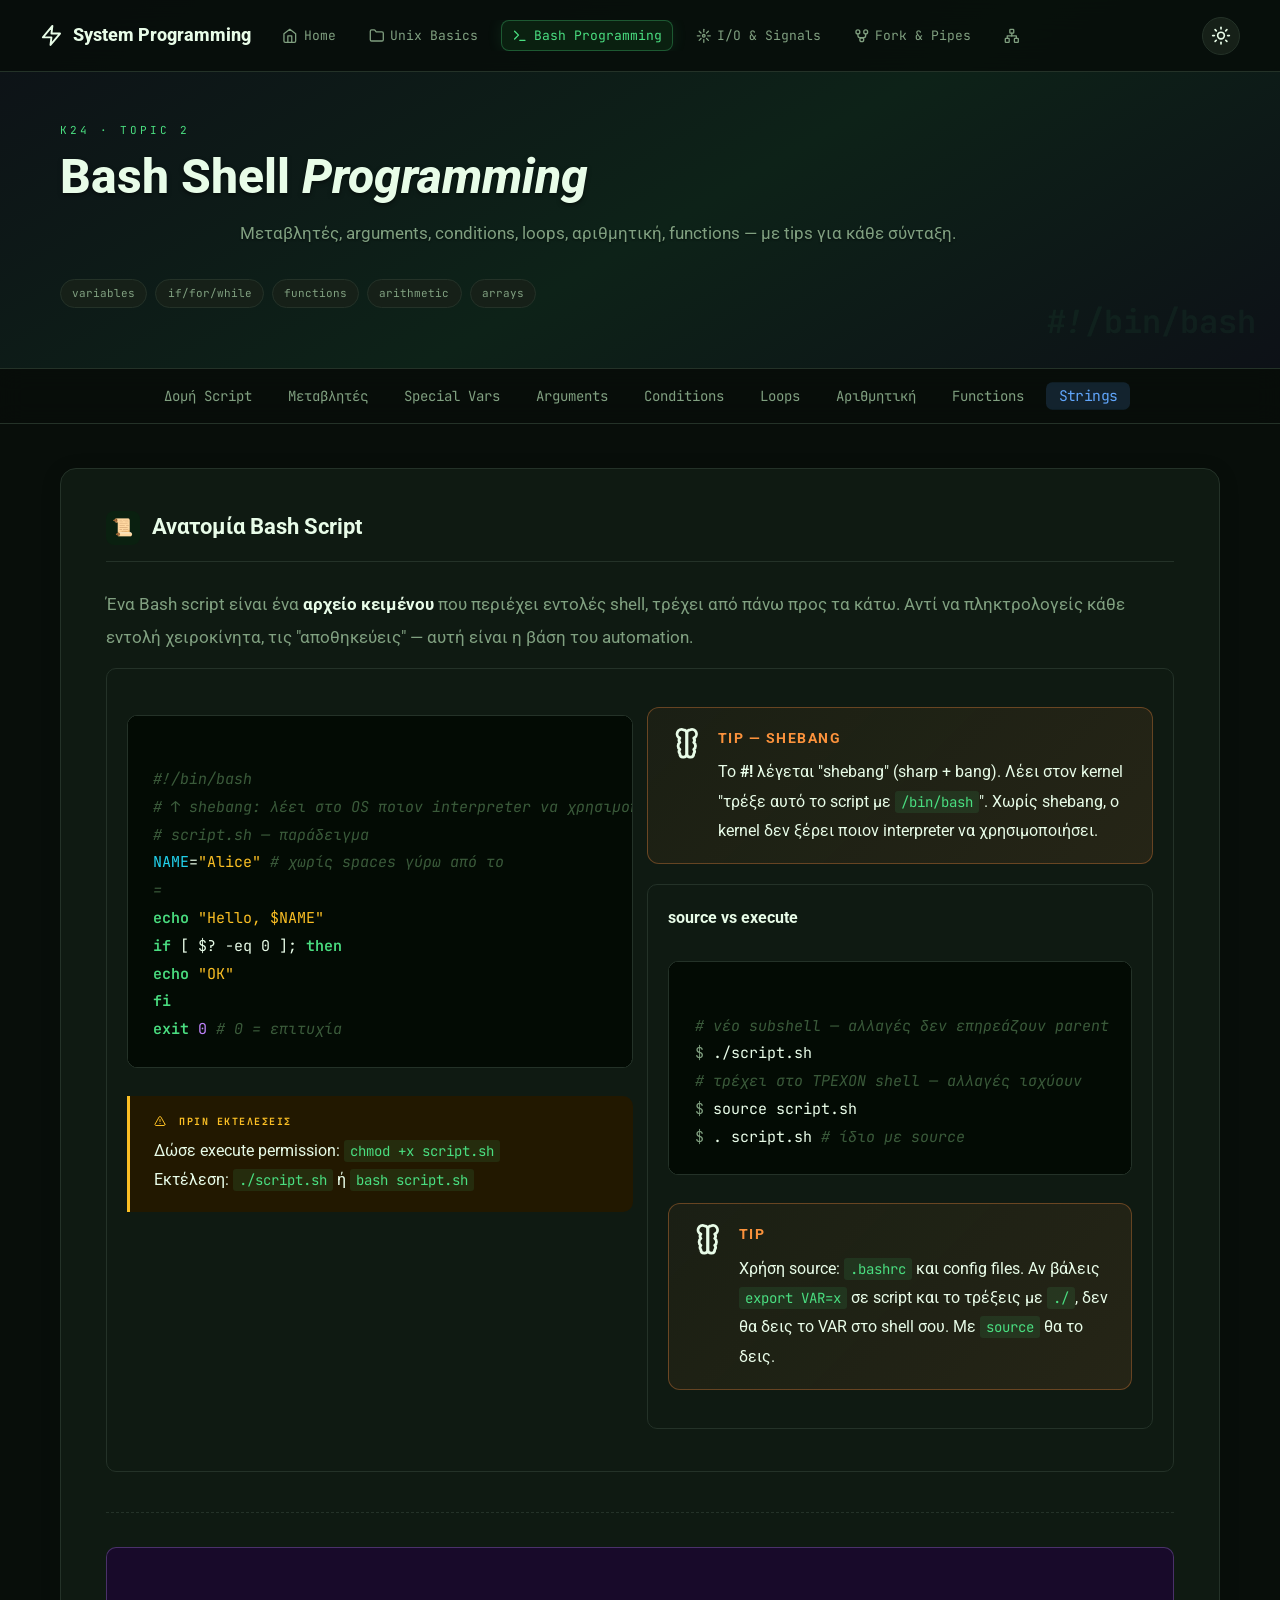
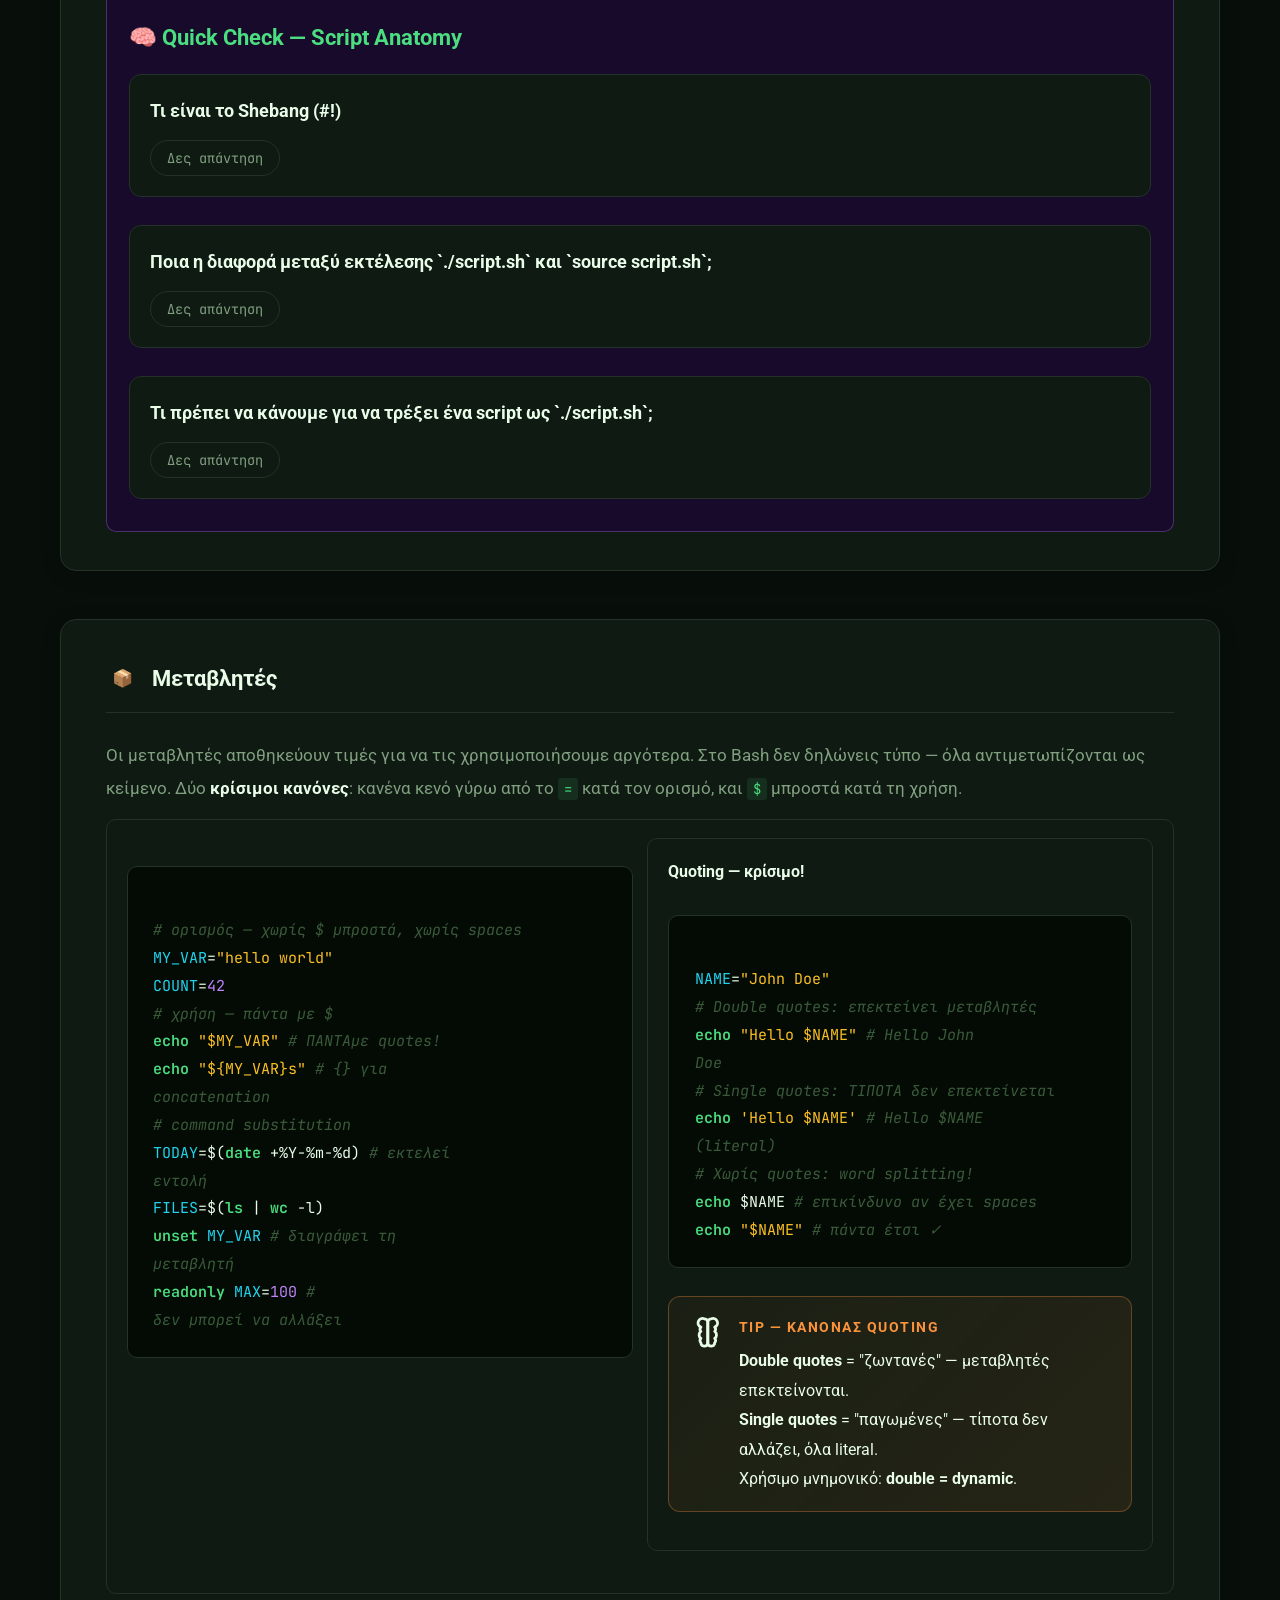
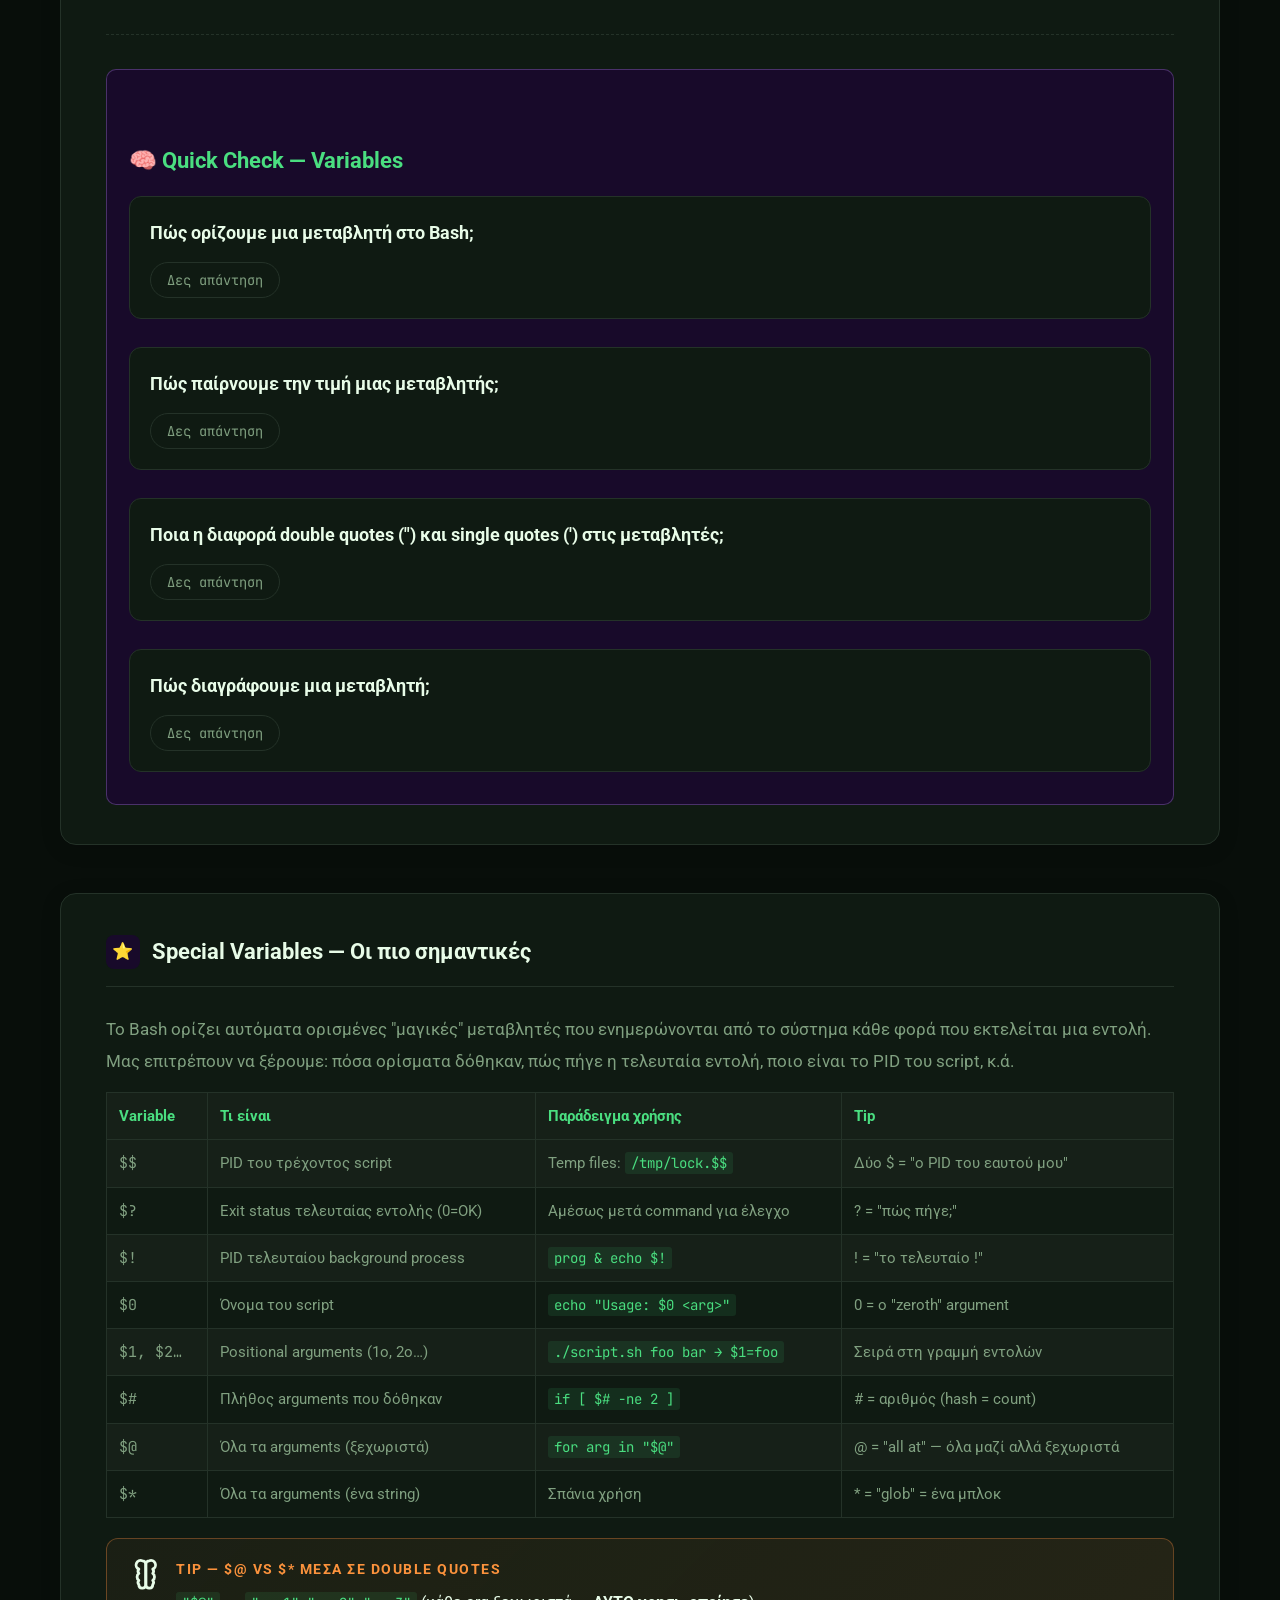
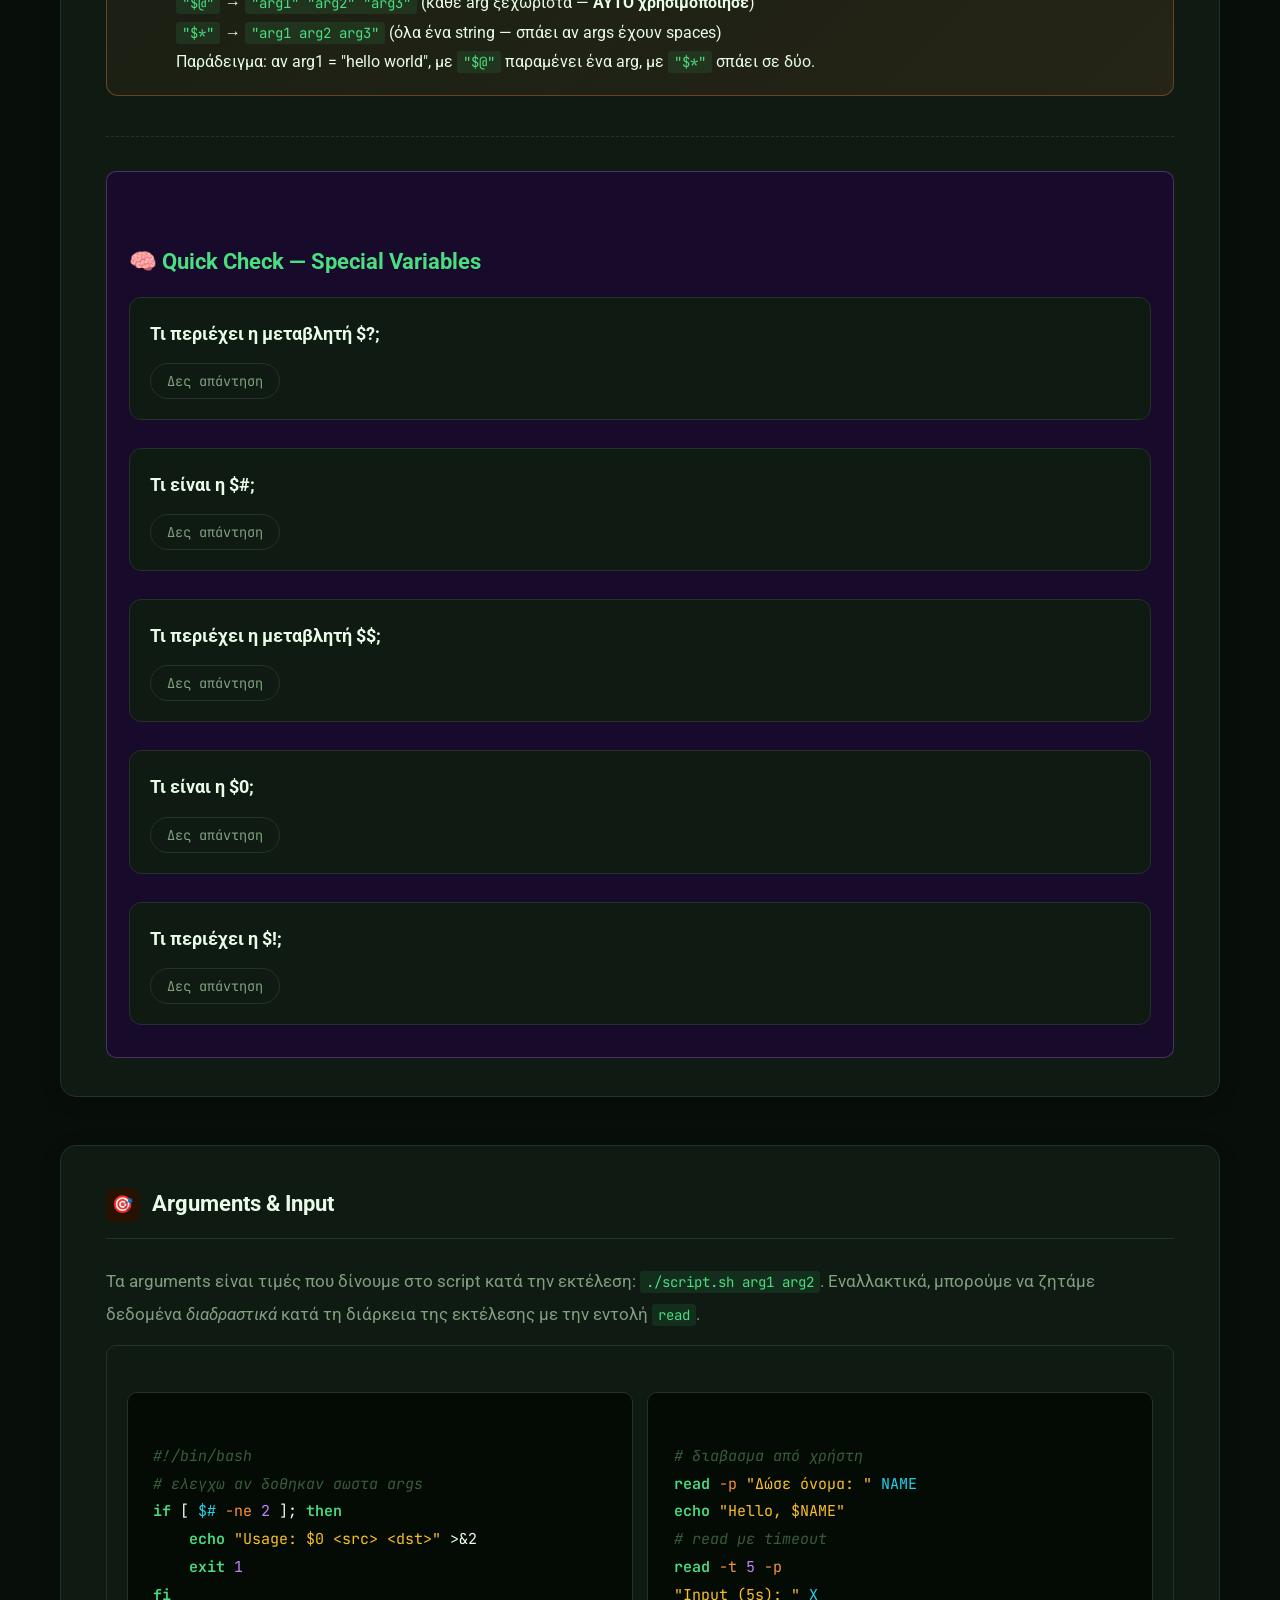
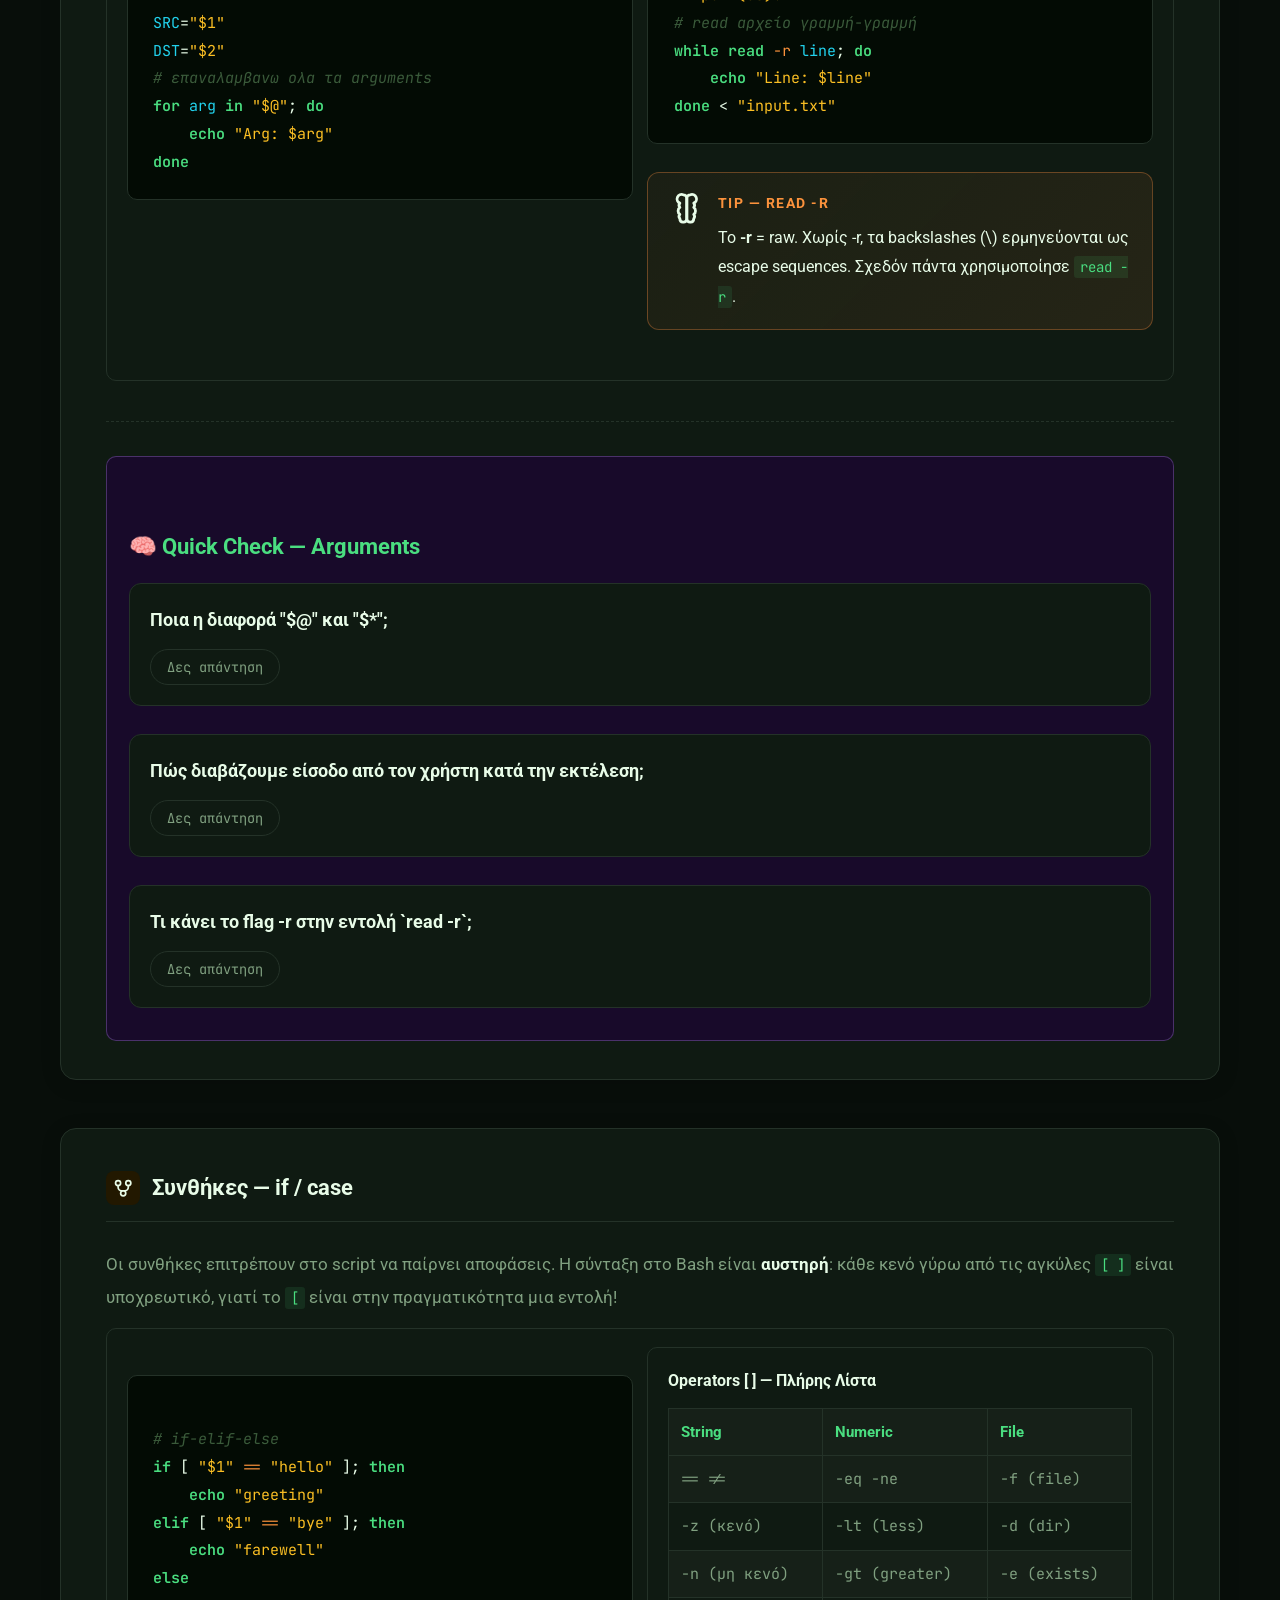
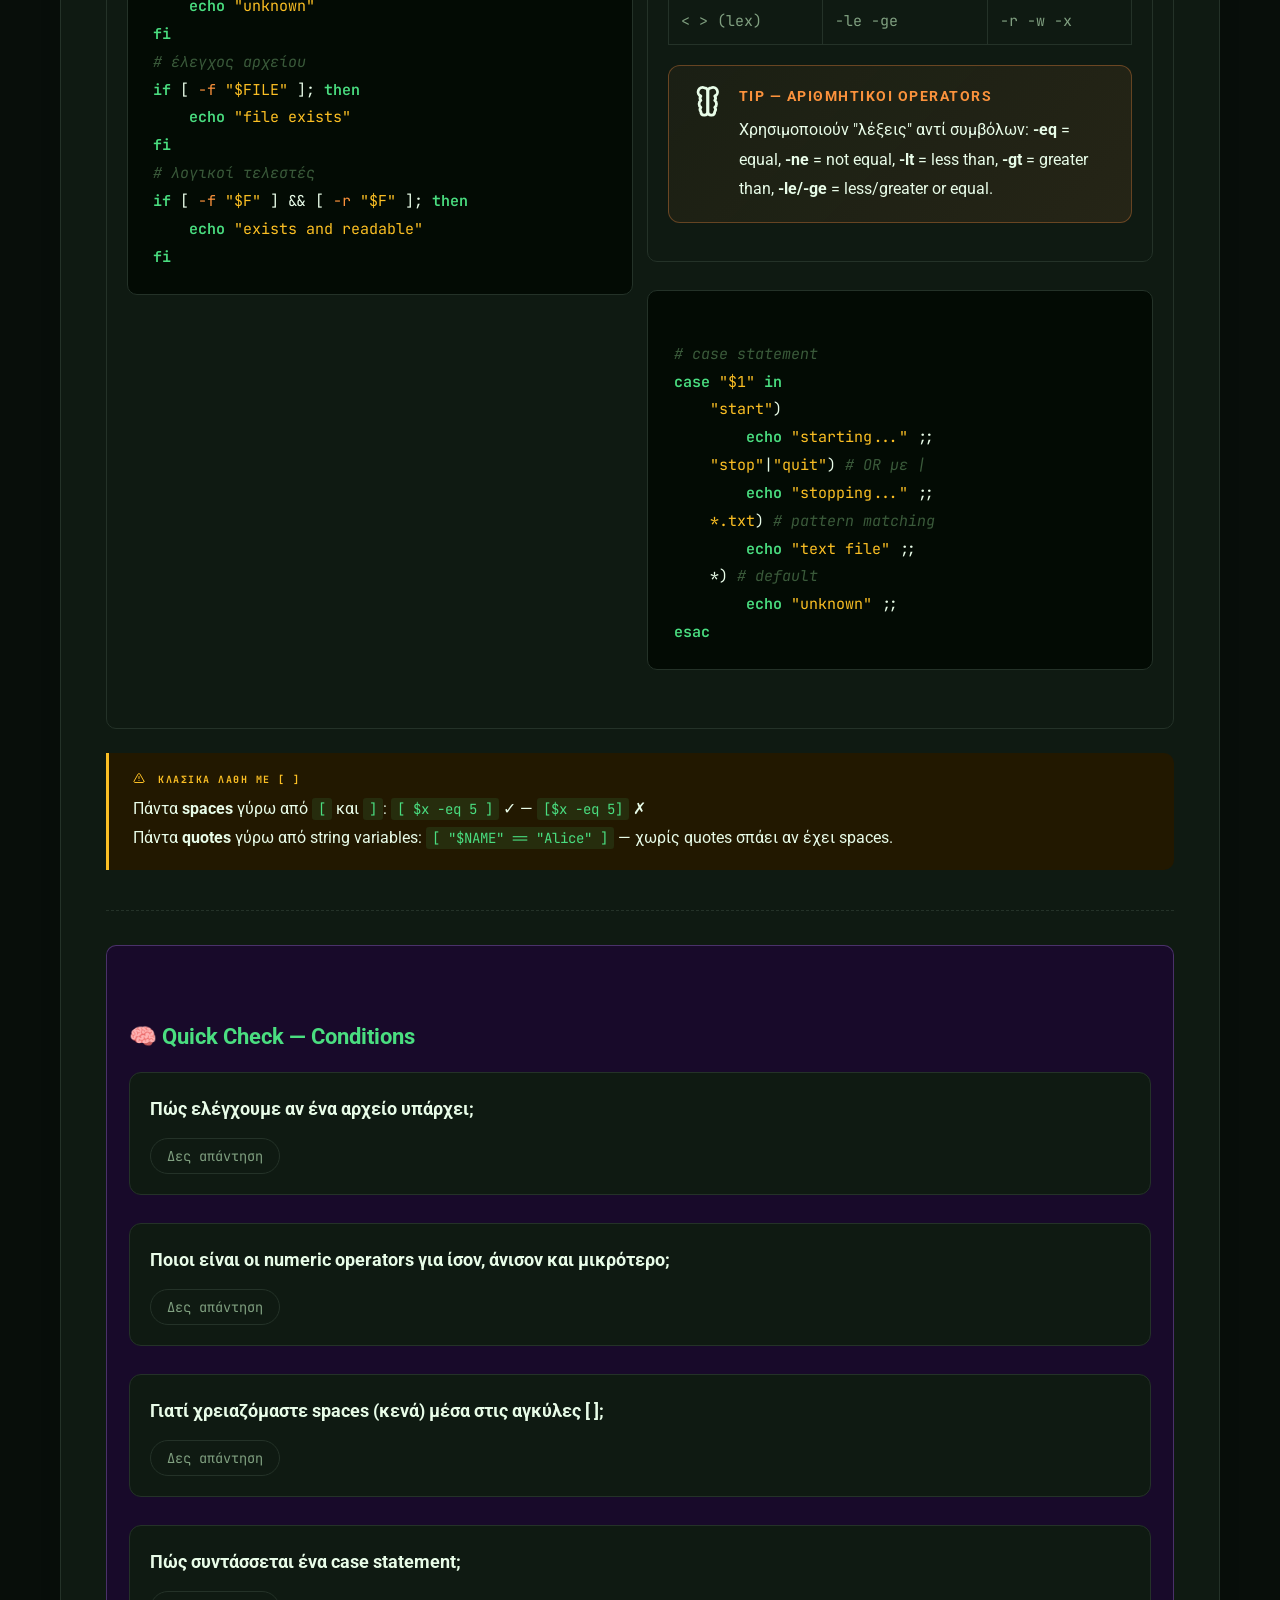
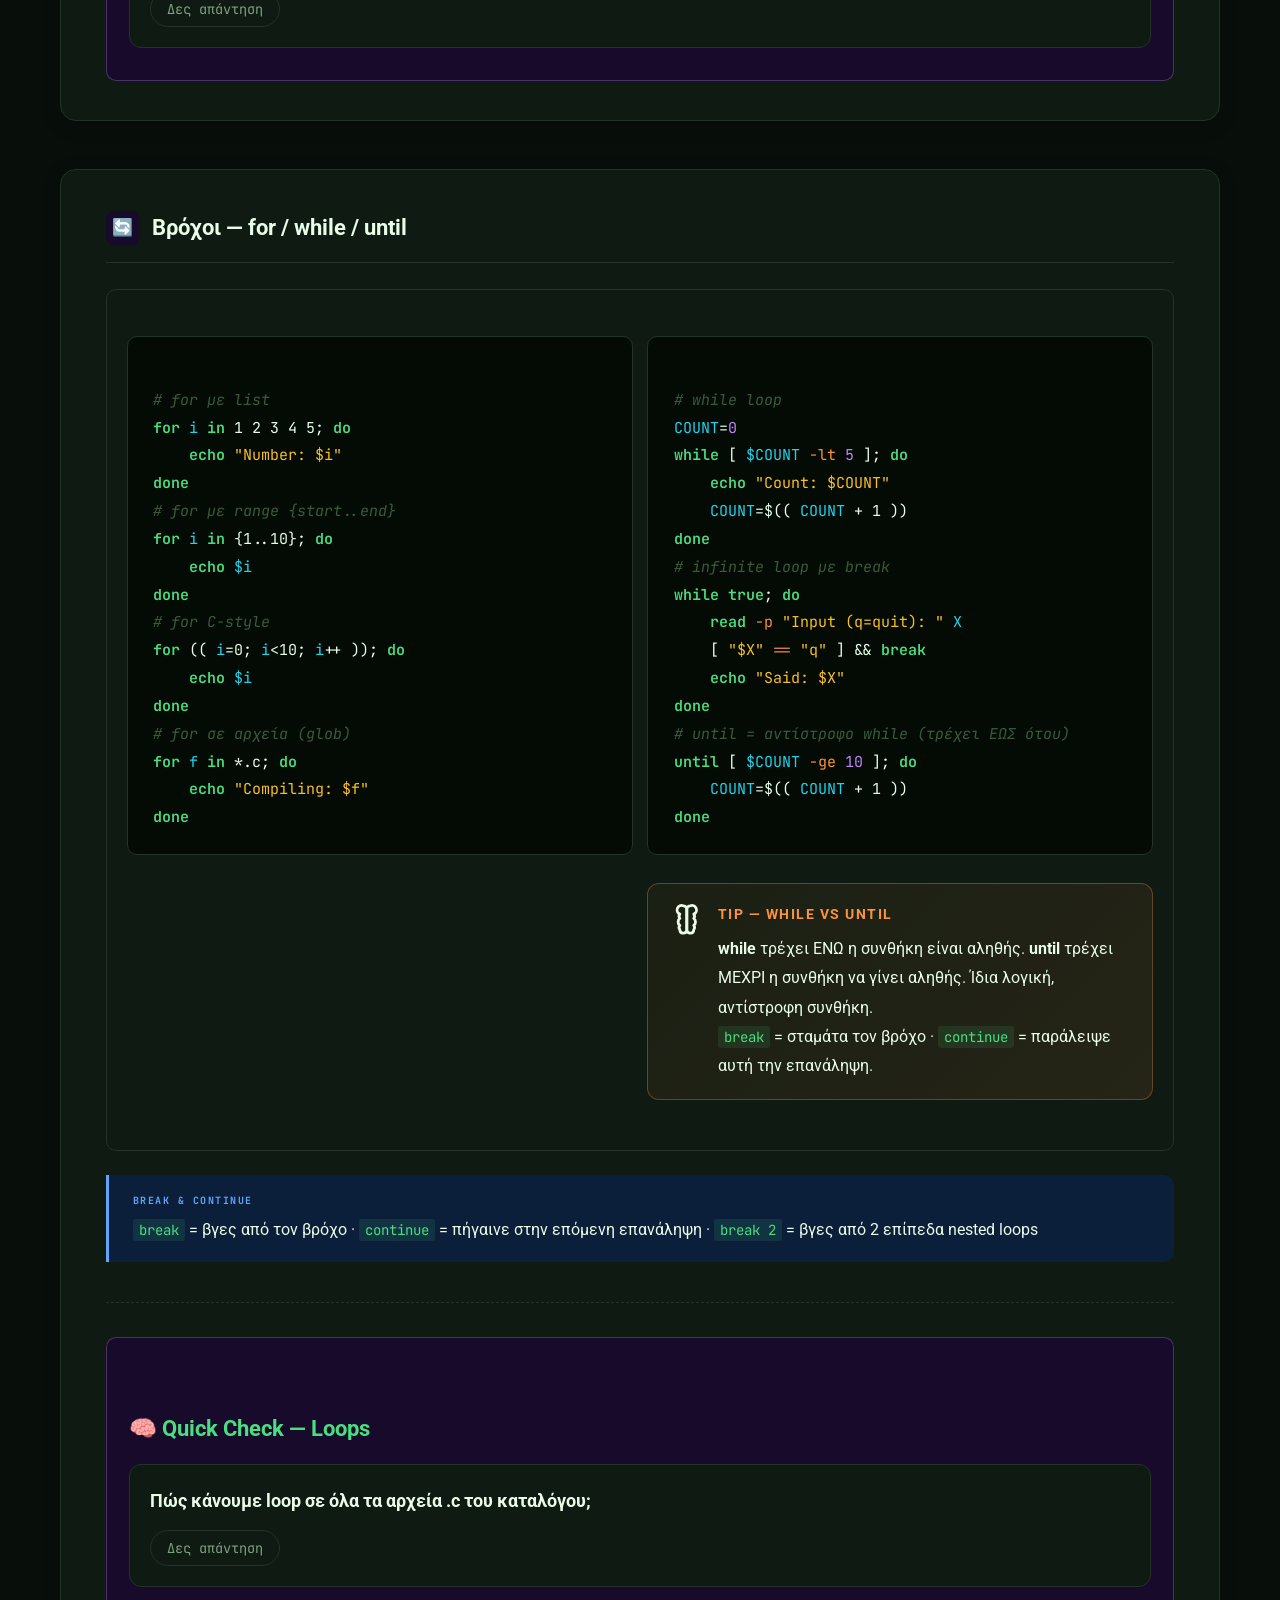
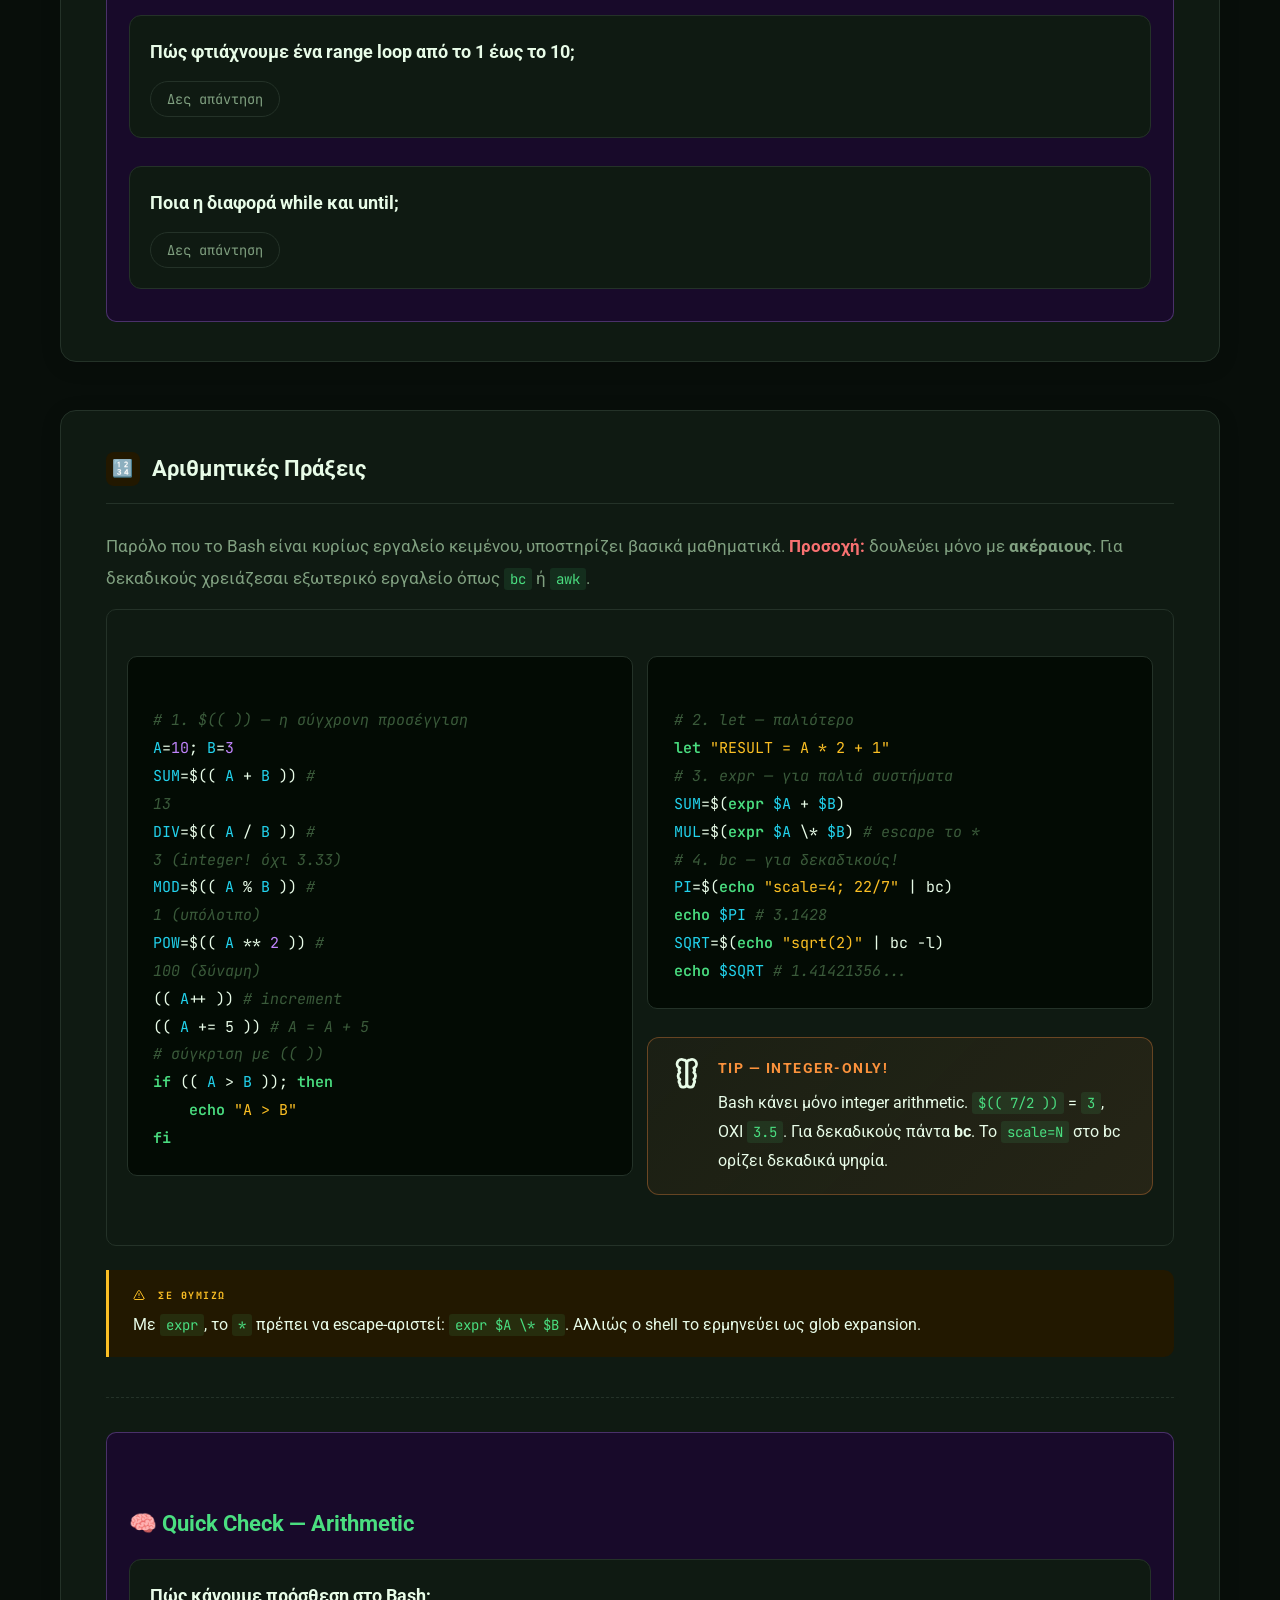
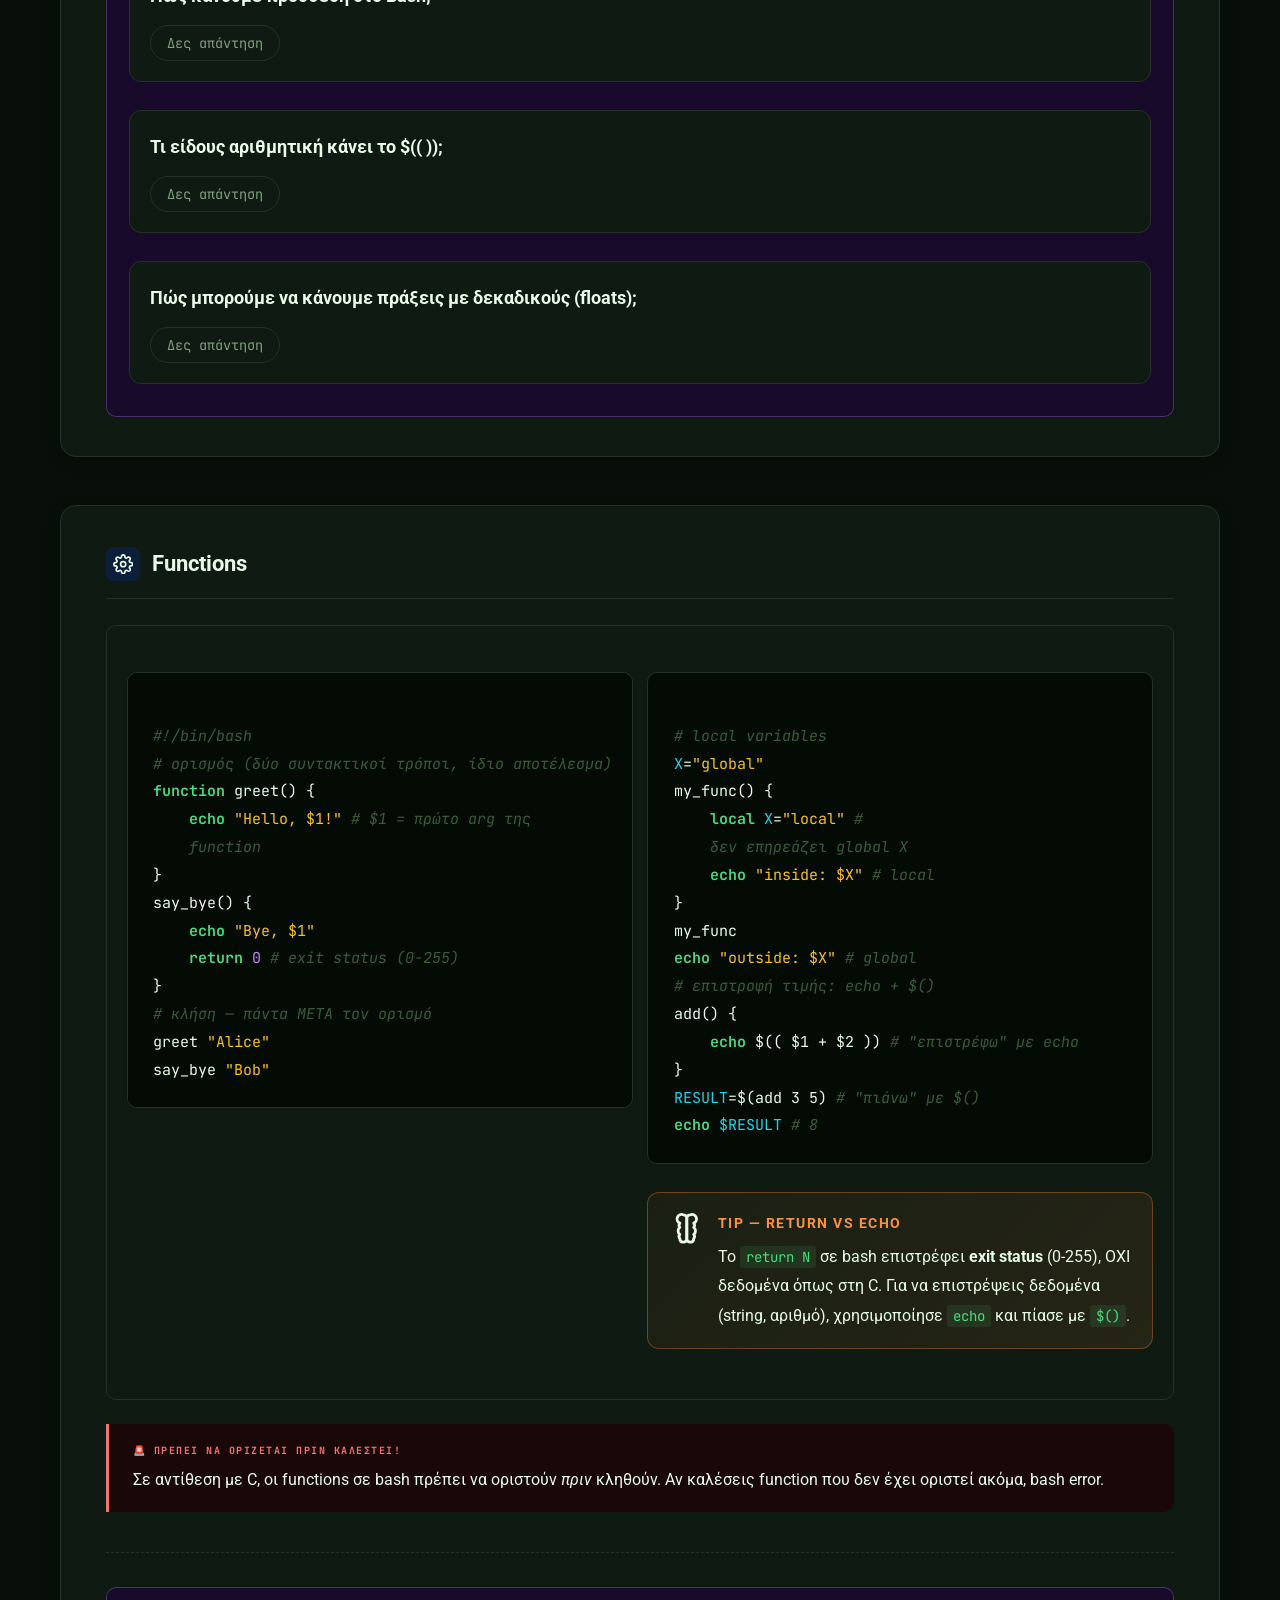
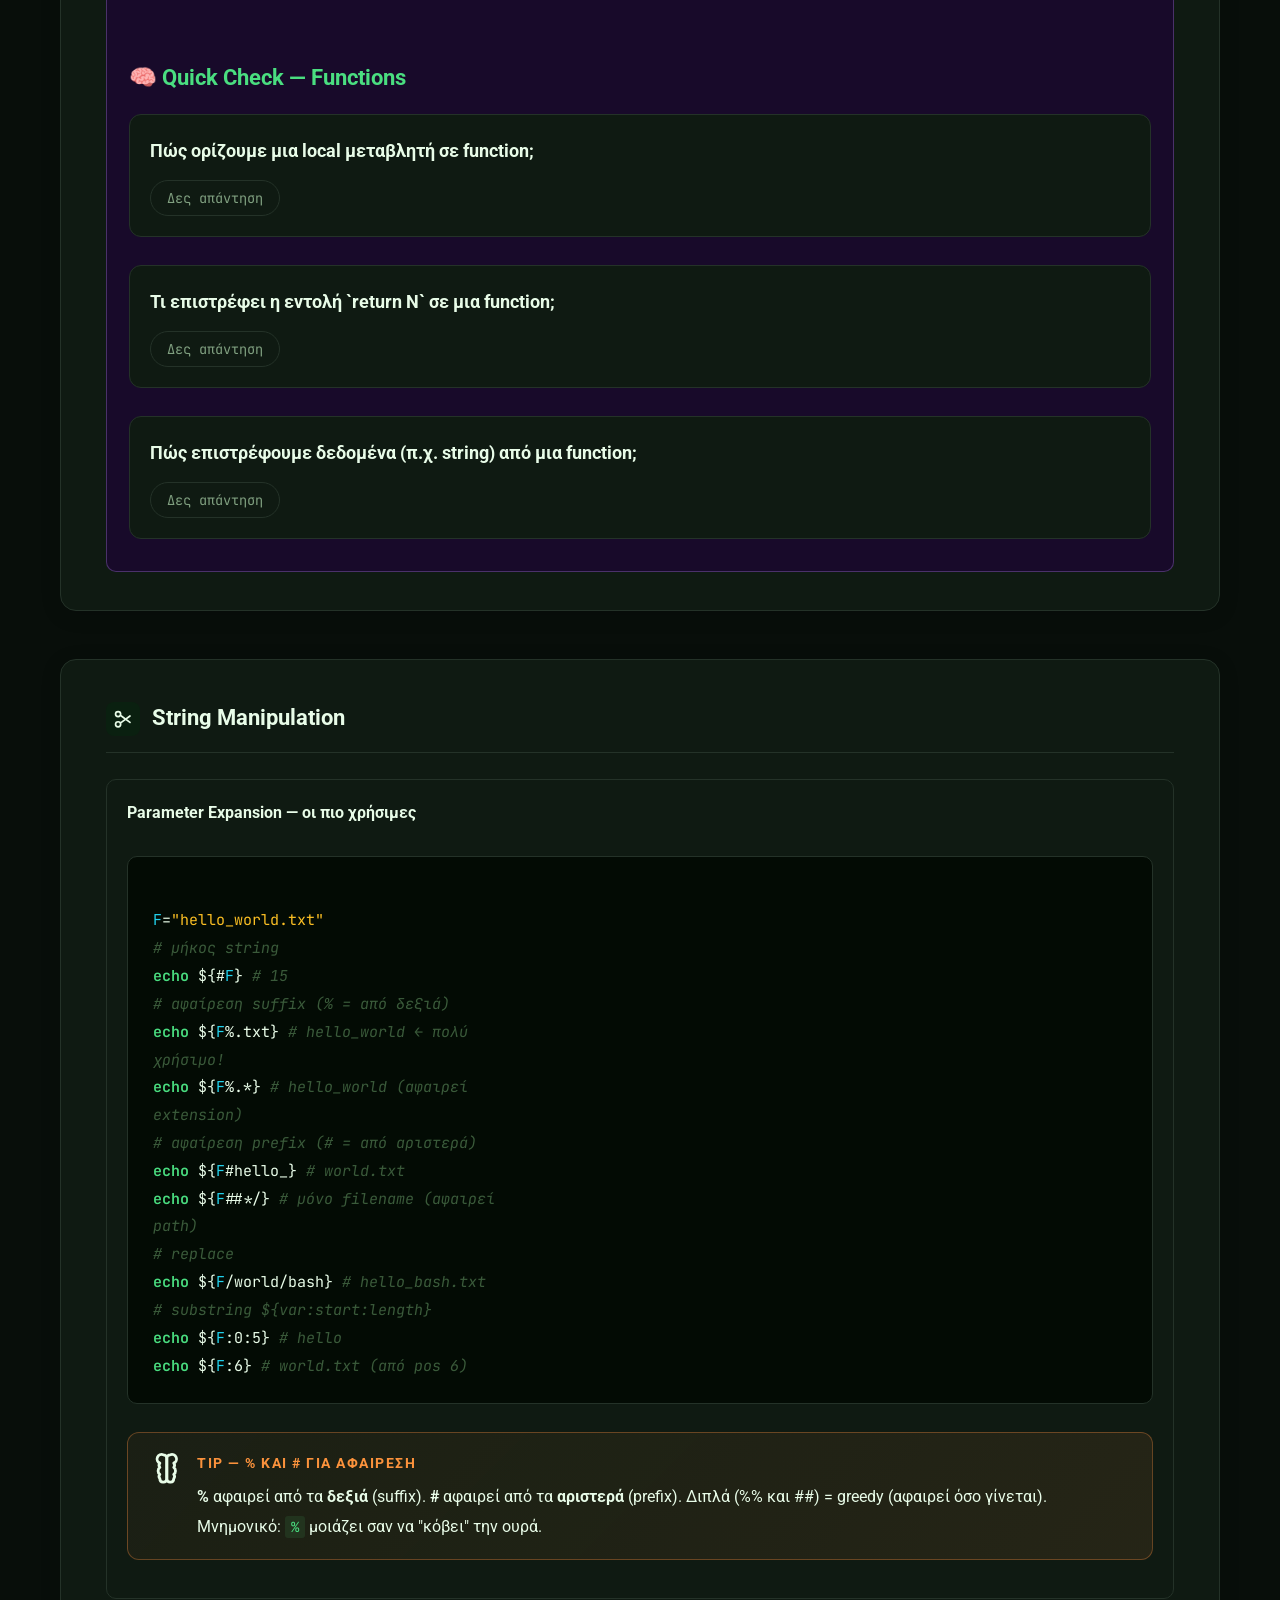
<file: topic2_bash.html>
<!DOCTYPE html>
<html lang="el">

<head>
  <meta charset="UTF-8">
  <meta name="viewport" content="width=device-width, initial-scale=1.0">
  <title>Topic 2 · Bash Shell Programming</title>
  <link
    href="https://fonts.googleapis.com/css2?family=JetBrains+Mono:wght@400;600;700&family=Syne:wght@400;700;800&family=Lora:ital,wght@0,400;0,600;1,400&display=swap"
    rel="stylesheet">
  <link rel="stylesheet" href="styles/base.css">
  <link rel="stylesheet" href="styles/layout.css">
  <link rel="stylesheet" href="styles/components.css">
  <style>
    :root {
      --bg: #080e0a;
      --bg-rgb: 8, 14, 10;
      --surf: #0f1a12;
      --surf2: #162018;
      --border: #243228;
      --green: #4ade80;
      --green-rgb: 74, 222, 128;
      --gdim: #0a2010;
      --blue: #60a5fa;
      --bdim: #0c1f3a;
      --yellow: #fbbf24;
      --ydim: #221800;
      --red: #f87171;
      --rdim: #1a0808;
      --cyan: #22d3ee;
      --purple: #c084fc;
      --pdim: #180a2a;
      --orange: #fb923c;
      --odim: #251200;
      --txt: #e8fce8;
      --muted: #80a080;
      --dim: #3a5a3a
    }



    .hero::after {
      content: '#!/bin/bash';
      position: absolute;
      right: 24px;
      bottom: 16px;
      font-family: 'JetBrains Mono', monospace;
      font-size: clamp(1rem, 3vw, 2rem);
      color: rgba(74, 222, 128, .06);
      pointer-events: none;
      font-weight: 700
    }

    .cb {
      background: #030b04;
    }

    .kw {
      color: var(--green);
      font-weight: 600
    }

    .vr {
      color: var(--cyan)
    }

    .st {
      color: var(--yellow)
    }

    .cm {
      color: var(--dim);
      font-style: italic
    }

    .nm {
      color: var(--purple)
    }

    .fn {
      color: #86efac
    }

    .op {
      color: var(--orange)
    }

    .pr {
      color: var(--muted)
    }

    .compare {
      display: grid;
      grid-template-columns: 1fr 1fr;
      gap: 10px;
      margin: 12px 0
    }

    .good-side {
      background: var(--gdim);
      border: 1px solid rgba(74, 222, 128, .2);
      border-radius: 8px;
      padding: 12px
    }

    .bad-side {
      background: var(--rdim);
      border: 1px solid rgba(248, 113, 113, .2);
      border-radius: 8px;
      padding: 12px
    }

    .side-label {
      font-size: 0.8125rem;
      /* 13px */
      font-family: 'JetBrains Mono', monospace;
      letter-spacing: 1px;
      font-weight: 700;
      margin-bottom: 0.5rem
    }

    html[data-theme="light"] .hero {
      background: var(--hero-bg);
      background-image: linear-gradient(150deg, rgb(248, 250, 252) 0%, rgb(240, 253, 244) 55%, rgb(248, 250, 252) 100%);
      background-position-x: initial;
      background-position-y: initial;
      background-size: initial;
      background-repeat: initial;
      background-attachment: initial;
      background-origin: initial;
      background-clip: initial;
    }

    html[data-theme="light"] .hero::after {
      color: rgba(var(--green-rgb), 0.15);
    }


    .hero {
      background: var(--hero-bg);
      background-image: linear-gradient(150deg, rgb(13, 17, 23) 0%, rgb(13, 34, 24) 55%, rgb(13, 17, 23) 100%);
      background-position-x: initial;
      background-position-y: initial;
      background-size: initial;
      background-repeat: initial;
      background-attachment: initial;
      background-origin: initial;
      background-clip: initial;
    }
  </style>
  <script src="js/nav.js" defer></script>
  <script src="data/questions.js" defer></script>
  <script src="js/quiz-loader.js" defer></script>
</head>

<body>
  <div id="site-nav"></div>
  <div class="hero">
    <div class="hero-label">K24 · Topic 2</div>
    <h1>Bash Shell <em>Programming</em></h1>
    <p>Μεταβλητές, arguments, conditions, loops, αριθμητική, functions — με tips για κάθε σύνταξη.</p>
    <div class="chips"><span class="chip">variables</span><span class="chip">if/for/while</span><span
        class="chip">functions</span><span class="chip">arithmetic</span><span class="chip">arrays</span></div>
  </div>
  <nav class="toc">
    <a href="#anatomy">Δομή Script</a><a href="#vars">Μεταβλητές</a><a href="#specvars">Special Vars</a>
    <a href="#args">Arguments</a><a href="#cond">Conditions</a><a href="#loops">Loops</a>
    <a href="#arith">Αριθμητική</a><a href="#funcs">Functions</a><a href="#strings">Strings</a>
  </nav>
  <div class="wrap">

    <section id="anatomy">
      <div class="sh">
        <div class="sh-icon bg-green-dim">📜</div>
        <h2>Ανατομία Bash Script</h2>
      </div>
      <p class="section-desc">
        Ένα Bash script είναι ένα <strong class="text-primary">αρχείο κειμένου</strong> που περιέχει εντολές shell,
        τρέχει από πάνω προς τα κάτω. Αντί να πληκτρολογείς κάθε εντολή χειροκίνητα, τις "αποθηκεύεις" — αυτή είναι η
        βάση του automation.
      </p>
      <div class="grid2">
        <div>
          <div class="cb">
<span class="cm">#!/bin/bash</span>
<span class="cm"># ↑ shebang: λέει στο OS ποιον interpreter να χρησιμοποιήσει</span>
<span class="cm"># script.sh — παράδειγμα</span>
<span class="vr">NAME</span>=<span class="st">"Alice"</span> <span class="cm"># χωρίς spaces γύρω από το
=</span>
<span class="kw">echo</span> <span class="st">"Hello, $NAME"</span>
<span class="kw">if</span> [ $? -eq 0 ]; <span class="kw">then</span>
<span class="kw">echo</span> <span class="st">"OK"</span>
<span class="kw">fi</span>
<span class="kw">exit</span> <span class="nm">0</span> <span class="cm"># 0 = επιτυχία</span>
</div>
          <div class="wbox">
            <div class="lbl text-yellow">⚠️ Πριν εκτελέσεις</div>Δώσε execute permission:
            <code>chmod +x script.sh</code><br>Εκτέλεση: <code>./script.sh</code> ή <code>bash script.sh</code>
          </div>
        </div>
        <div>
          <div class="tip">
            <div class="tip-icon">🧠</div>
            <div>
              <div class="tip-title">Tip — shebang</div>
              <div class="tip-text">Το <strong>#!</strong> λέγεται "shebang" (sharp + bang). Λέει στον kernel "τρέξε
                αυτό το script με <code>/bin/bash</code>". Χωρίς shebang, ο kernel δεν ξέρει ποιον interpreter να
                χρησιμοποιήσει.</div>
            </div>
          </div>
          <div class="card">
            <div class="card-title">source vs execute</div>
            <div class="cb">
<span class="cm"># νέο subshell — αλλαγές δεν επηρεάζουν parent</span>
<span class="pr">$</span> ./script.sh
<span class="cm"># τρέχει στο ΤΡΕΧΟΝ shell — αλλαγές ισχύουν</span>
<span class="pr">$</span> source script.sh
<span class="pr">$</span> . script.sh <span class="cm"># ίδιο με source</span>
</div>
            <div class="tip">
              <div class="tip-icon">🧠</div>
              <div>
                <div class="tip-title">Tip</div>
                <div class="tip-text">Χρήση source: <code>.bashrc</code> και config files. Αν βάλεις
                  <code>export VAR=x</code> σε script και το τρέξεις με <code>./</code>, δεν θα δεις το VAR στο shell
                  σου. Με <code>source</code> θα το δεις.
                </div>
              </div>
            </div>
          </div>
        </div>
      </div>

      <div class="section-quiz" data-topic="topic2" data-section="anatomy"></div>
    </section>

    <section id="vars">
      <div class="sh">
        <div class="sh-icon bg-cyan-alpha2">📦</div>
        <h2>Μεταβλητές</h2>
      </div>
      <p class="section-desc">
        Οι μεταβλητές αποθηκεύουν τιμές για να τις χρησιμοποιήσουμε αργότερα. Στο Bash δεν δηλώνεις τύπο — όλα
        αντιμετωπίζονται ως κείμενο. Δύο <strong class="text-primary">κρίσιμοι κανόνες</strong>: κανένα κενό γύρω από το
        <code>=</code> κατά τον ορισμό, και <code>$</code> μπροστά κατά τη χρήση.
      </p>
      <div class="grid2">
        <div>
          <div class="cb">
<span class="cm"># ορισμός — χωρίς $ μπροστά, χωρίς spaces</span>
<span class="vr">MY_VAR</span>=<span class="st">"hello world"</span>
<span class="vr">COUNT</span>=<span class="nm">42</span>
<span class="cm"># χρήση — πάντα με $</span>
<span class="kw">echo</span> <span class="st">"$MY_VAR"</span> <span class="cm"># ΠΑΝΤΑμε quotes!</span>
<span class="kw">echo</span> <span class="st">"${MY_VAR}s"</span> <span class="cm"># {} για
concatenation</span>
<span class="cm"># command substitution</span>
<span class="vr">TODAY</span>=$(<span class="kw">date</span> +%Y-%m-%d) <span class="cm"># εκτελεί
εντολή</span>
<span class="vr">FILES</span>=$(<span class="kw">ls</span> | <span class="kw">wc</span> -l)
<span class="kw">unset</span> <span class="vr">MY_VAR</span> <span class="cm"># διαγράφει τη
μεταβλητή</span>
<span class="kw">readonly</span> <span class="vr">MAX</span>=<span class="nm">100</span> <span class="cm">#
δεν μπορεί να αλλάξει</span>
</div>
        </div>
        <div>
          <div class="card">
            <div class="card-title">Quoting — κρίσιμο!</div>
            <div class="cb">
<span class="vr">NAME</span>=<span class="st">"John Doe"</span>
<span class="cm"># Double quotes: επεκτείνει μεταβλητές</span>
<span class="kw">echo</span> <span class="st">"Hello $NAME"</span> <span class="cm"># Hello John
Doe</span>
<span class="cm"># Single quotes: ΤΙΠΟΤΑ δεν επεκτείνεται</span>
<span class="kw">echo</span> <span class="st">'Hello $NAME'</span> <span class="cm"># Hello $NAME
(literal)</span>
<span class="cm"># Χωρίς quotes: word splitting!</span>
<span class="kw">echo</span> $NAME <span class="cm"># επικίνδυνο αν έχει spaces</span>
<span class="kw">echo</span> <span class="st">"$NAME"</span> <span class="cm"># πάντα έτσι ✓</span>
</div>
            <div class="tip">
              <div class="tip-icon">🧠</div>
              <div>
                <div class="tip-title">Tip — κανόνας quoting</div>
                <div class="tip-text"><strong>Double quotes</strong> = "ζωντανές" — μεταβλητές
                  επεκτείνονται.<br><strong>Single quotes</strong> = "παγωμένες" — τίποτα δεν αλλάζει, όλα
                  literal.<br>Χρήσιμο μνημονικό: <strong>double = dynamic</strong>.</div>
              </div>
            </div>
          </div>
        </div>
      </div>

      <div class="section-quiz" data-topic="topic2" data-section="vars"></div>
    </section>

    <section id="specvars">
      <div class="sh">
        <div class="sh-icon bg-purple-dim">⭐</div>
        <h2>Special Variables — Οι πιο σημαντικές</h2>
      </div>
      <p class="section-desc">
        Το Bash ορίζει αυτόματα ορισμένες "μαγικές" μεταβλητές που ενημερώνονται από το σύστημα κάθε φορά που εκτελείται
        μια εντολή.
        Μας επιτρέπουν να ξέρουμε: πόσα ορίσματα δόθηκαν, πώς πήγε η τελευταία εντολή, ποιο είναι το PID του script,
        κ.ά.
      </p>
      <table class="vtbl mb-14">
        <tr>
          <th>Variable</th>
          <th>Τι είναι</th>
          <th>Παράδειγμα χρήσης</th>
          <th>Tip</th>
        </tr>
        <tr>
          <td class="mono">$$</td>
          <td>PID του τρέχοντος script</td>
          <td class="text-muted">Temp files: <code>/tmp/lock.$$</code></td>
          <td class="text-muted">Δύο $ = "ο PID του εαυτού μου"</td>
        </tr>
        <tr>
          <td class="mono">$?</td>
          <td>Exit status τελευταίας εντολής (0=OK)</td>
          <td class="text-muted">Αμέσως μετά command για έλεγχο</td>
          <td class="text-muted">? = "πώς πήγε;"</td>
        </tr>
        <tr>
          <td class="mono">$!</td>
          <td>PID τελευταίου background process</td>
          <td class="text-muted"><code>prog & echo $!</code></td>
          <td class="text-muted">! = "το τελευταίο !"</td>
        </tr>
        <tr>
          <td class="mono">$0</td>
          <td>Όνομα του script</td>
          <td class="text-muted"><code>echo "Usage: $0 &lt;arg&gt;"</code></td>
          <td class="text-muted">0 = ο "zeroth" argument</td>
        </tr>
        <tr>
          <td class="mono">$1, $2…</td>
          <td>Positional arguments (1ο, 2ο…)</td>
          <td class="text-muted"><code>./script.sh foo bar → $1=foo</code></td>
          <td class="text-muted">Σειρά στη γραμμή εντολών</td>
        </tr>
        <tr>
          <td class="mono">$#</td>
          <td>Πλήθος arguments που δόθηκαν</td>
          <td class="text-muted"><code>if [ $# -ne 2 ]</code></td>
          <td class="text-muted"># = αριθμός (hash = count)</td>
        </tr>
        <tr>
          <td class="mono">$@</td>
          <td>Όλα τα arguments (ξεχωριστά)</td>
          <td class="text-muted"><code>for arg in "$@"</code></td>
          <td class="text-muted">@ = "all at" — όλα μαζί αλλά ξεχωριστά</td>
        </tr>
        <tr>
          <td class="mono">$*</td>
          <td>Όλα τα arguments (ένα string)</td>
          <td class="text-muted">Σπάνια χρήση</td>
          <td class="text-muted">* = "glob" = ένα μπλοκ</td>
        </tr>
      </table>
      <div class="tip">
        <div class="tip-icon">🧠</div>
        <div>
          <div class="tip-title">Tip — $@ vs $* μέσα σε double quotes</div>
          <div class="tip-text"><code>"$@"</code> → <code>"arg1" "arg2" "arg3"</code> (κάθε arg ξεχωριστά — <strong>ΑΥΤΟ
              χρησιμοποίησε</strong>)<br><code>"$*"</code> → <code>"arg1 arg2 arg3"</code> (όλα ένα string — σπάει αν
            args έχουν spaces)<br>Παράδειγμα: αν arg1 = "hello world", με <code>"$@"</code> παραμένει ένα arg, με
            <code>"$*"</code> σπάει σε δύο.
          </div>
        </div>
      </div>

      <div class="section-quiz" data-topic="topic2" data-section="specvars"></div>
    </section>

    <section id="args">
      <div class="sh">
        <div class="sh-icon bg-orange-dim">🎯</div>
        <h2>Arguments &amp; Input</h2>
      </div>
      <p class="section-desc">
        Τα arguments είναι τιμές που δίνουμε στο script κατά την εκτέλεση: <code>./script.sh arg1 arg2</code>.
        Εναλλακτικά, μπορούμε να ζητάμε δεδομένα <em>διαδραστικά</em> κατά τη διάρκεια της εκτέλεσης με την εντολή
        <code>read</code>.
      </p>
      <div class="grid2">
        <div>
          <div class="cb">
<span class="cm">#!/bin/bash</span>
<span class="cm"># ελεγχω αν δοθηκαν σωστα args</span>
<span class="kw">if</span> [ <span class="vr">$#</span> <span class="op">-ne</span> <span
class="nm">2</span> ]; <span class="kw">then</span>
    <span class="kw">echo</span> <span class="st">"Usage: $0 &lt;src&gt; &lt;dst&gt;"</span> &gt;&amp;2
    <span class="kw">exit</span> <span class="nm">1</span>
<span class="kw">fi</span>
<span class="vr">SRC</span>=<span class="st">"$1"</span>
<span class="vr">DST</span>=<span class="st">"$2"</span>
<span class="cm"># επαναλαμβανω ολα τα arguments</span>
<span class="kw">for</span> <span class="vr">arg</span> <span class="kw">in</span> <span
class="st">"$@"</span>; <span class="kw">do</span>
    <span class="kw">echo</span> <span class="st">"Arg: $arg"</span>
<span class="kw">done</span>
</div>
        </div>
        <div>
          <div class="cb">
<span class="cm"># διαβασμα από χρήστη</span>
<span class="kw">read</span> <span class="op">-p</span> <span class="st">"Δώσε όνομα: "</span> <span
class="vr">NAME</span>
<span class="kw">echo</span> <span class="st">"Hello, $NAME"</span>
<span class="cm"># read με timeout</span>
<span class="kw">read</span> <span class="op">-t</span> <span class="nm">5</span> <span class="op">-p</span>
<span class="st">"Input (5s): "</span> <span class="vr">X</span>
<span class="cm"># read αρχείο γραμμή-γραμμή</span>
<span class="kw">while</span> <span class="kw">read</span> <span class="op">-r</span> <span
class="vr">line</span>; <span class="kw">do</span>
    <span class="kw">echo</span> <span class="st">"Line: $line"</span>
<span class="kw">done</span> &lt; <span class="st">"input.txt"</span>
</div>
          <div class="tip">
            <div class="tip-icon">🧠</div>
            <div>
              <div class="tip-title">Tip — read -r</div>
              <div class="tip-text">Το <strong>-r</strong> = raw. Χωρίς -r, τα backslashes (\) ερμηνεύονται ως escape
                sequences. Σχεδόν πάντα χρησιμοποίησε <code>read -r</code>.</div>
            </div>
          </div>
        </div>
      </div>

      <div class="section-quiz" data-topic="topic2" data-section="args"></div>
    </section>

    <section id="cond">
      <div class="sh">
        <div class="sh-icon bg-yellow-dim">🔀</div>
        <h2>Συνθήκες — if / case</h2>
      </div>
      <p class="section-desc">
        Οι συνθήκες επιτρέπουν στο script να παίρνει αποφάσεις. Η σύνταξη στο Bash είναι <strong
          class="text-primary">αυστηρή</strong>:
        κάθε κενό γύρω από τις αγκύλες <code>[ ]</code> είναι υποχρεωτικό, γιατί το <code>[</code> είναι στην
        πραγματικότητα μια εντολή!
      </p>
      <div class="grid2">
        <div>
          <div class="cb">
<span class="cm"># if-elif-else</span>
<span class="kw">if</span> [ <span class="st">"$1"</span> <span class="op">==</span> <span
class="st">"hello"</span> ]; <span class="kw">then</span>
    <span class="kw">echo</span> <span class="st">"greeting"</span>
<span class="kw">elif</span> [ <span class="st">"$1"</span> <span class="op">==</span> <span
class="st">"bye"</span> ]; <span class="kw">then</span>
    <span class="kw">echo</span> <span class="st">"farewell"</span>
<span class="kw">else</span>
    <span class="kw">echo</span> <span class="st">"unknown"</span>
<span class="kw">fi</span>
<span class="cm"># έλεγχος αρχείου</span>
<span class="kw">if</span> [ <span class="op">-f</span> <span class="st">"$FILE"</span> ]; <span
class="kw">then</span>
    <span class="kw">echo</span> <span class="st">"file exists"</span>
<span class="kw">fi</span>
<span class="cm"># λογικοί τελεστές</span>
<span class="kw">if</span> [ <span class="op">-f</span> <span class="st">"$F"</span> ] &amp;&amp; [ <span
class="op">-r</span> <span class="st">"$F"</span> ]; <span class="kw">then</span>
    <span class="kw">echo</span> <span class="st">"exists and readable"</span>
<span class="kw">fi</span>
</div>
        </div>
        <div>
          <div class="card">
            <div class="card-title">Operators [ ] — Πλήρης Λίστα</div>
            <table class="vtbl">
              <tr>
                <th>String</th>
                <th>Numeric</th>
                <th>File</th>
              </tr>
              <tr>
                <td class="mono">== !=</td>
                <td class="mono">-eq -ne</td>
                <td class="mono">-f (file)</td>
              </tr>
              <tr>
                <td class="mono">-z (κενό)</td>
                <td class="mono">-lt (less)</td>
                <td class="mono">-d (dir)</td>
              </tr>
              <tr>
                <td class="mono">-n (μη κενό)</td>
                <td class="mono">-gt (greater)</td>
                <td class="mono">-e (exists)</td>
              </tr>
              <tr>
                <td class="mono">&lt; &gt; (lex)</td>
                <td class="mono">-le -ge</td>
                <td class="mono">-r -w -x</td>
              </tr>
            </table>
            <div class="tip">
              <div class="tip-icon">🧠</div>
              <div>
                <div class="tip-title">Tip — αριθμητικοί operators</div>
                <div class="tip-text">Χρησιμοποιούν "λέξεις" αντί συμβόλων: <strong>-eq</strong> = equal,
                  <strong>-ne</strong> = not equal, <strong>-lt</strong> = less than, <strong>-gt</strong> = greater
                  than, <strong>-le/-ge</strong> = less/greater or equal.
                </div>
              </div>
            </div>
          </div>
          <div class="cb">
<span class="cm"># case statement</span>
<span class="kw">case</span> <span class="st">"$1"</span> <span class="kw">in</span>
    <span class="st">"start"</span>)
        <span class="kw">echo</span> <span class="st">"starting..."</span> ;;
    <span class="st">"stop"</span>|<span class="st">"quit"</span>) <span class="cm"># OR με |</span>
        <span class="kw">echo</span> <span class="st">"stopping..."</span> ;;
    <span class="st">*.txt</span>) <span class="cm"># pattern matching</span>
        <span class="kw">echo</span> <span class="st">"text file"</span> ;;
    *) <span class="cm"># default</span>
        <span class="kw">echo</span> <span class="st">"unknown"</span> ;;
<span class="kw">esac</span>
</div>
        </div>
      </div>
      <div class="wbox">
        <div class="lbl text-yellow">⚠️ Κλασικά λάθη με [ ]</div>Πάντα <strong>spaces</strong> γύρω από
        <code>[</code> και <code>]</code>: <code>[ $x -eq 5 ]</code> ✓ — <code>[$x -eq 5]</code> ✗<br>Πάντα
        <strong>quotes</strong> γύρω από string variables: <code>[ "$NAME" == "Alice" ]</code> — χωρίς quotes σπάει αν
        έχει spaces.
      </div>

      <div class="section-quiz" data-topic="topic2" data-section="cond"></div>
    </section>

    <section id="loops">
      <div class="sh">
        <div class="sh-icon bg-purple-dim">🔄</div>
        <h2>Βρόχοι — for / while / until</h2>
      </div>
      <div class="grid2">
        <div>
          <div class="cb">
<span class="cm"># for με list</span>
<span class="kw">for</span> <span class="vr">i</span> <span class="kw">in</span> 1 2 3 4 5; <span
class="kw">do</span>
    <span class="kw">echo</span> <span class="st">"Number: $i"</span>
<span class="kw">done</span>
<span class="cm"># for με range {start..end}</span>
<span class="kw">for</span> <span class="vr">i</span> <span class="kw">in</span> {1..10}; <span
class="kw">do</span>
    <span class="kw">echo</span> <span class="vr">$i</span>
<span class="kw">done</span>
<span class="cm"># for C-style</span>
<span class="kw">for</span> (( <span class="vr">i</span>=0; <span class="vr">i</span>&lt;10; <span
class="vr">i</span>++ )); <span class="kw">do</span>
    <span class="kw">echo</span> <span class="vr">$i</span>
<span class="kw">done</span>
<span class="cm"># for σε αρχεία (glob)</span>
<span class="kw">for</span> <span class="vr">f</span> <span class="kw">in</span> *.c; <span
class="kw">do</span>
    <span class="kw">echo</span> <span class="st">"Compiling: $f"</span>
<span class="kw">done</span>
</div>
        </div>
        <div>
          <div class="cb">
<span class="cm"># while loop</span>
<span class="vr">COUNT</span>=<span class="nm">0</span>
<span class="kw">while</span> [ <span class="vr">$COUNT</span> <span class="op">-lt</span> <span
class="nm">5</span> ]; <span class="kw">do</span>
    <span class="kw">echo</span> <span class="st">"Count: $COUNT"</span>
    <span class="vr">COUNT</span>=$(( <span class="vr">COUNT</span> + 1 ))
<span class="kw">done</span>
<span class="cm"># infinite loop με break</span>
<span class="kw">while</span> <span class="kw">true</span>; <span class="kw">do</span>
    <span class="kw">read</span> <span class="op">-p</span> <span class="st">"Input (q=quit): "</span> <span
    class="vr">X</span>
    [ <span class="st">"$X"</span> <span class="op">==</span> <span class="st">"q"</span> ] &amp;&amp; <span
    class="kw">break</span>
    <span class="kw">echo</span> <span class="st">"Said: $X"</span>
<span class="kw">done</span>
<span class="cm"># until = αντίστροφο while (τρέχει ΕΩΣ ότου)</span>
<span class="kw">until</span> [ <span class="vr">$COUNT</span> <span class="op">-ge</span> <span
    class="nm">10</span> ]; <span class="kw">do</span>
    <span class="vr">COUNT</span>=$(( <span class="vr">COUNT</span> + 1 ))
<span class="kw">done</span>
</div>
          <div class="tip">
            <div class="tip-icon">🧠</div>
            <div>
              <div class="tip-title">Tip — while vs until</div>
              <div class="tip-text"><strong>while</strong> τρέχει ΕΝΩ η συνθήκη είναι αληθής. <strong>until</strong>
                τρέχει ΜΕΧΡΙ η συνθήκη να γίνει αληθής. Ίδια λογική, αντίστροφη συνθήκη.<br><code>break</code> = σταμάτα
                τον βρόχο · <code>continue</code> = παράλειψε αυτή την επανάληψη.</div>
            </div>
          </div>
        </div>
      </div>
      <div class="ibox">
        <div class="lbl text-blue">break &amp; continue</div><code>break</code> = βγες από τον βρόχο ·
        <code>continue</code> = πήγαινε στην επόμενη επανάληψη · <code>break 2</code> = βγες από 2 επίπεδα nested loops
      </div>

      <div class="section-quiz" data-topic="topic2" data-section="loops"></div>
    </section>

    <section id="arith">
      <div class="sh">
        <div class="sh-icon bg-yellow-dim">🔢</div>
        <h2>Αριθμητικές Πράξεις</h2>
      </div>
      <p class="section-desc">
        Παρόλο που το Bash είναι κυρίως εργαλείο κειμένου, υποστηρίζει βασικά μαθηματικά.
        <strong class="text-red">Προσοχή:</strong> δουλεύει μόνο με <strong>ακέραιους</strong>. Για δεκαδικούς
        χρειάζεσαι εξωτερικό εργαλείο όπως <code>bc</code> ή <code>awk</code>.
      </p>
      <div class="grid2">
        <div>
          <div class="cb">
<span class="cm"># 1. $(( )) — η σύγχρονη προσέγγιση</span>
<span class="vr">A</span>=<span class="nm">10</span>; <span class="vr">B</span>=<span class="nm">3</span>
<span class="vr">SUM</span>=$(( <span class="vr">A</span> + <span class="vr">B</span> )) <span class="cm">#
13</span>
<span class="vr">DIV</span>=$(( <span class="vr">A</span> / <span class="vr">B</span> )) <span class="cm">#
3 (integer! όχι 3.33)</span>
<span class="vr">MOD</span>=$(( <span class="vr">A</span> % <span class="vr">B</span> )) <span class="cm">#
1 (υπόλοιπο)</span>
<span class="vr">POW</span>=$(( <span class="vr">A</span> ** <span class="nm">2</span> )) <span class="cm">#
100 (δύναμη)</span>
(( <span class="vr">A</span>++ )) <span class="cm"># increment</span>
(( <span class="vr">A</span> += 5 )) <span class="cm"># A = A + 5</span>
<span class="cm"># σύγκριση με (( ))</span>
<span class="kw">if</span> (( <span class="vr">A</span> &gt; <span class="vr">B</span> )); <span
class="kw">then</span>
    <span class="kw">echo</span> <span class="st">"A > B"</span>
<span class="kw">fi</span>
</div>
        </div>
        <div>
          <div class="cb">
<span class="cm"># 2. let — παλιότερο</span>
<span class="kw">let</span> <span class="st">"RESULT = A * 2 + 1"</span>
<span class="cm"># 3. expr — για παλιά συστήματα</span>
<span class="vr">SUM</span>=$(<span class="kw">expr</span> <span class="vr">$A</span> + <span
class="vr">$B</span>)
<span class="vr">MUL</span>=$(<span class="kw">expr</span> <span class="vr">$A</span> \* <span
class="vr">$B</span>) <span class="cm"># escape το *</span>
<span class="cm"># 4. bc — για δεκαδικούς!</span>
<span class="vr">PI</span>=$(<span class="kw">echo</span> <span class="st">"scale=4; 22/7"</span> | bc)
<span class="kw">echo</span> <span class="vr">$PI</span> <span class="cm"># 3.1428</span>
<span class="vr">SQRT</span>=$(<span class="kw">echo</span> <span class="st">"sqrt(2)"</span> | bc -l)
<span class="kw">echo</span> <span class="vr">$SQRT</span> <span class="cm"># 1.41421356...</span>
</div>
          <div class="tip">
            <div class="tip-icon">🧠</div>
            <div>
              <div class="tip-title">Tip — integer-only!</div>
              <div class="tip-text">Bash κάνει μόνο integer arithmetic. <code>$(( 7/2 ))</code> = <code>3</code>, ΟΧΙ
                <code>3.5</code>. Για δεκαδικούς πάντα <strong>bc</strong>. Το <code>scale=N</code> στο bc ορίζει
                δεκαδικά ψηφία.
              </div>
            </div>
          </div>
        </div>
      </div>
      <div class="wbox">
        <div class="lbl text-yellow">⚠️ Σε θυμίζω</div>Με <code>expr</code>, το <code>*</code> πρέπει να
        escape-αριστεί: <code>expr $A \* $B</code>. Αλλιώς ο shell το ερμηνεύει ως glob expansion.
      </div>

      <div class="section-quiz" data-topic="topic2" data-section="arith"></div>
    </section>

    <section id="funcs">
      <div class="sh">
        <div class="sh-icon bg-blue-dim">⚙️</div>
        <h2>Functions</h2>
      </div>
      <div class="grid2">
        <div>
          <div class="cb">
<span class="cm">#!/bin/bash</span>
<span class="cm"># ορισμός (δύο συντακτικοί τρόποι, ίδιο αποτέλεσμα)</span>
<span class="kw">function</span> greet() {
    <span class="kw">echo</span> <span class="st">"Hello, $1!"</span> <span class="cm"># $1 = πρώτο arg της
    function</span>
}
say_bye() {
    <span class="kw">echo</span> <span class="st">"Bye, $1"</span>
    <span class="kw">return</span> <span class="nm">0</span> <span class="cm"># exit status (0-255)</span>
}
<span class="cm"># κλήση — πάντα ΜΕΤΑ τον ορισμό</span>
greet <span class="st">"Alice"</span>
say_bye <span class="st">"Bob"</span>
</div>
        </div>
        <div>
          <div class="cb">
<span class="cm"># local variables</span>
<span class="vr">X</span>=<span class="st">"global"</span>
my_func() {
    <span class="kw">local</span> <span class="vr">X</span>=<span class="st">"local"</span> <span class="cm">#
    δεν επηρεάζει global X</span>
    <span class="kw">echo</span> <span class="st">"inside: $X"</span> <span class="cm"># local</span>
}
my_func
<span class="kw">echo</span> <span class="st">"outside: $X"</span> <span class="cm"># global</span>
<span class="cm"># επιστροφή τιμής: echo + $()</span>
add() {
    <span class="kw">echo</span> $(( $1 + $2 )) <span class="cm"># "επιστρέφω" με echo</span>
}
<span class="vr">RESULT</span>=$(add 3 5) <span class="cm"># "πιάνω" με $()</span>
<span class="kw">echo</span> <span class="vr">$RESULT</span> <span class="cm"># 8</span>
</div>
          <div class="tip">
            <div class="tip-icon">🧠</div>
            <div>
              <div class="tip-title">Tip — return vs echo</div>
              <div class="tip-text">Το <code>return N</code> σε bash επιστρέφει <strong>exit status</strong> (0-255),
                ΟΧΙ δεδομένα όπως στη C. Για να επιστρέψεις δεδομένα (string, αριθμό), χρησιμοποίησε <code>echo</code>
                και πίασε με <code>$()</code>.</div>
            </div>
          </div>
        </div>
      </div>
      <div class="rbox">
        <div class="lbl text-red">🚨 Πρέπει να ορίζεται πριν καλεστεί!</div>Σε αντίθεση με C, οι
        functions σε bash πρέπει να οριστούν <em>πριν</em> κληθούν. Αν καλέσεις function που δεν έχει οριστεί ακόμα,
        bash error.
      </div>

      <div class="section-quiz" data-topic="topic2" data-section="funcs"></div>
    </section>

    <section id="strings">
      <div class="sh">
        <div class="sh-icon bg-green-dim">✂️</div>
        <h2>String Manipulation</h2>
      </div>
      <div class="card">
        <div class="card-title">Parameter Expansion — οι πιο χρήσιμες</div>
        <div class="cb">
<span class="vr">F</span>=<span class="st">"hello_world.txt"</span>
<span class="cm"># μήκος string</span>
<span class="kw">echo</span> ${#<span class="vr">F</span>} <span class="cm"># 15</span>
<span class="cm"># αφαίρεση suffix (% = από δεξιά)</span>
<span class="kw">echo</span> ${<span class="vr">F</span>%.txt} <span class="cm"># hello_world ← πολύ
χρήσιμο!</span>
<span class="kw">echo</span> ${<span class="vr">F</span>%.*} <span class="cm"># hello_world (αφαιρεί
extension)</span>
<span class="cm"># αφαίρεση prefix (# = από αριστερά)</span>
<span class="kw">echo</span> ${<span class="vr">F</span>#hello_} <span class="cm"># world.txt</span>
<span class="kw">echo</span> ${<span class="vr">F</span>##*/} <span class="cm"># μόνο filename (αφαιρεί
path)</span>
<span class="cm"># replace</span>
<span class="kw">echo</span> ${<span class="vr">F</span>/world/bash} <span class="cm"># hello_bash.txt</span>
<span class="cm"># substring ${var:start:length}</span>
<span class="kw">echo</span> ${<span class="vr">F</span>:0:5} <span class="cm"># hello</span>
<span class="kw">echo</span> ${<span class="vr">F</span>:6} <span class="cm"># world.txt (από pos 6)</span>
</div>
        <div class="tip">
          <div class="tip-icon">🧠</div>
          <div>
            <div class="tip-title">Tip — % και # για αφαίρεση</div>
            <div class="tip-text"><strong>%</strong> αφαιρεί από τα <strong>δεξιά</strong> (suffix). <strong>#</strong>
              αφαιρεί από τα <strong>αριστερά</strong> (prefix). Διπλά (%% και ##) = greedy (αφαιρεί όσο
              γίνεται).<br>Μνημονικό: <code>%</code> μοιάζει σαν να "κόβει" την ουρά.</div>
          </div>
        </div>
      </div>

      <div class="section-quiz" data-topic="topic2" data-section="strings"></div>
    </section>
  </div>

  <div class="footer">K24 · Προγραμματισμός Συστήματος · ΕΚΠΑ · Topic 2: Bash Shell Programming</div>
</body>

</html>
</file>
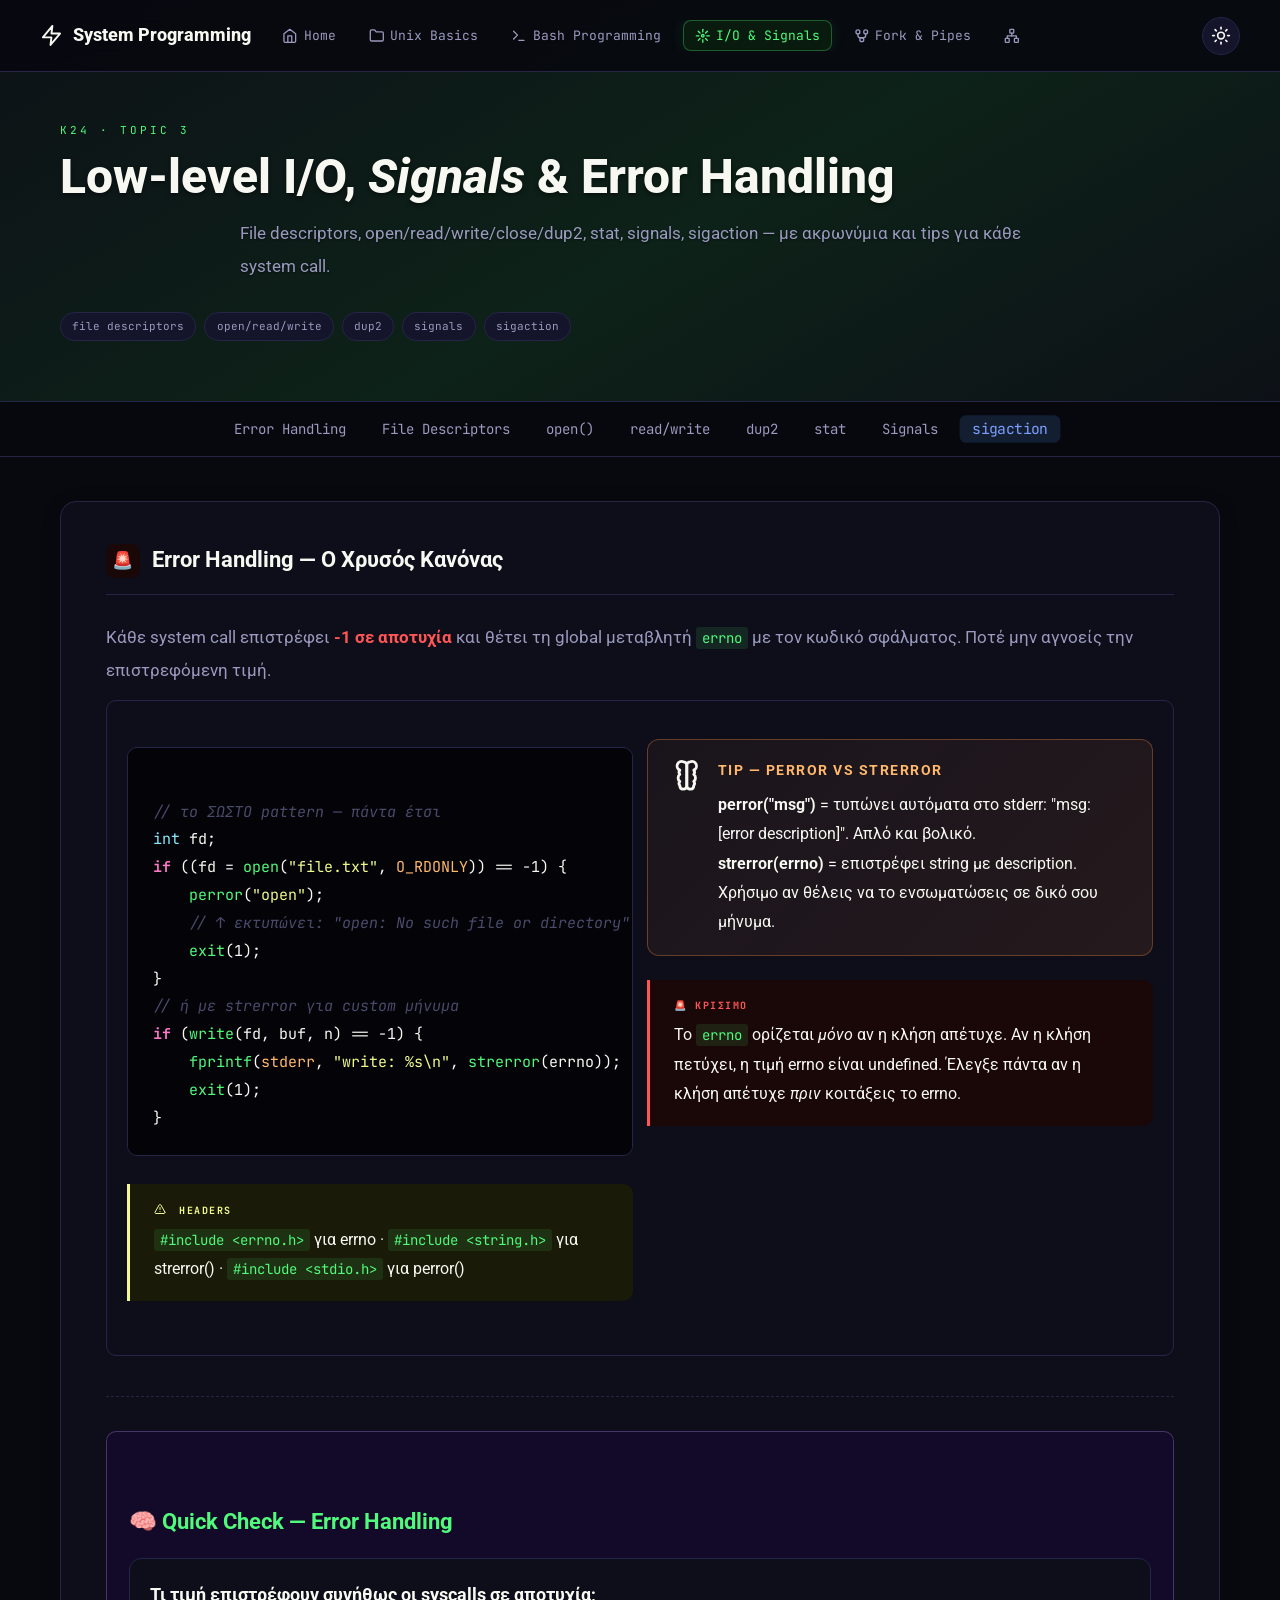
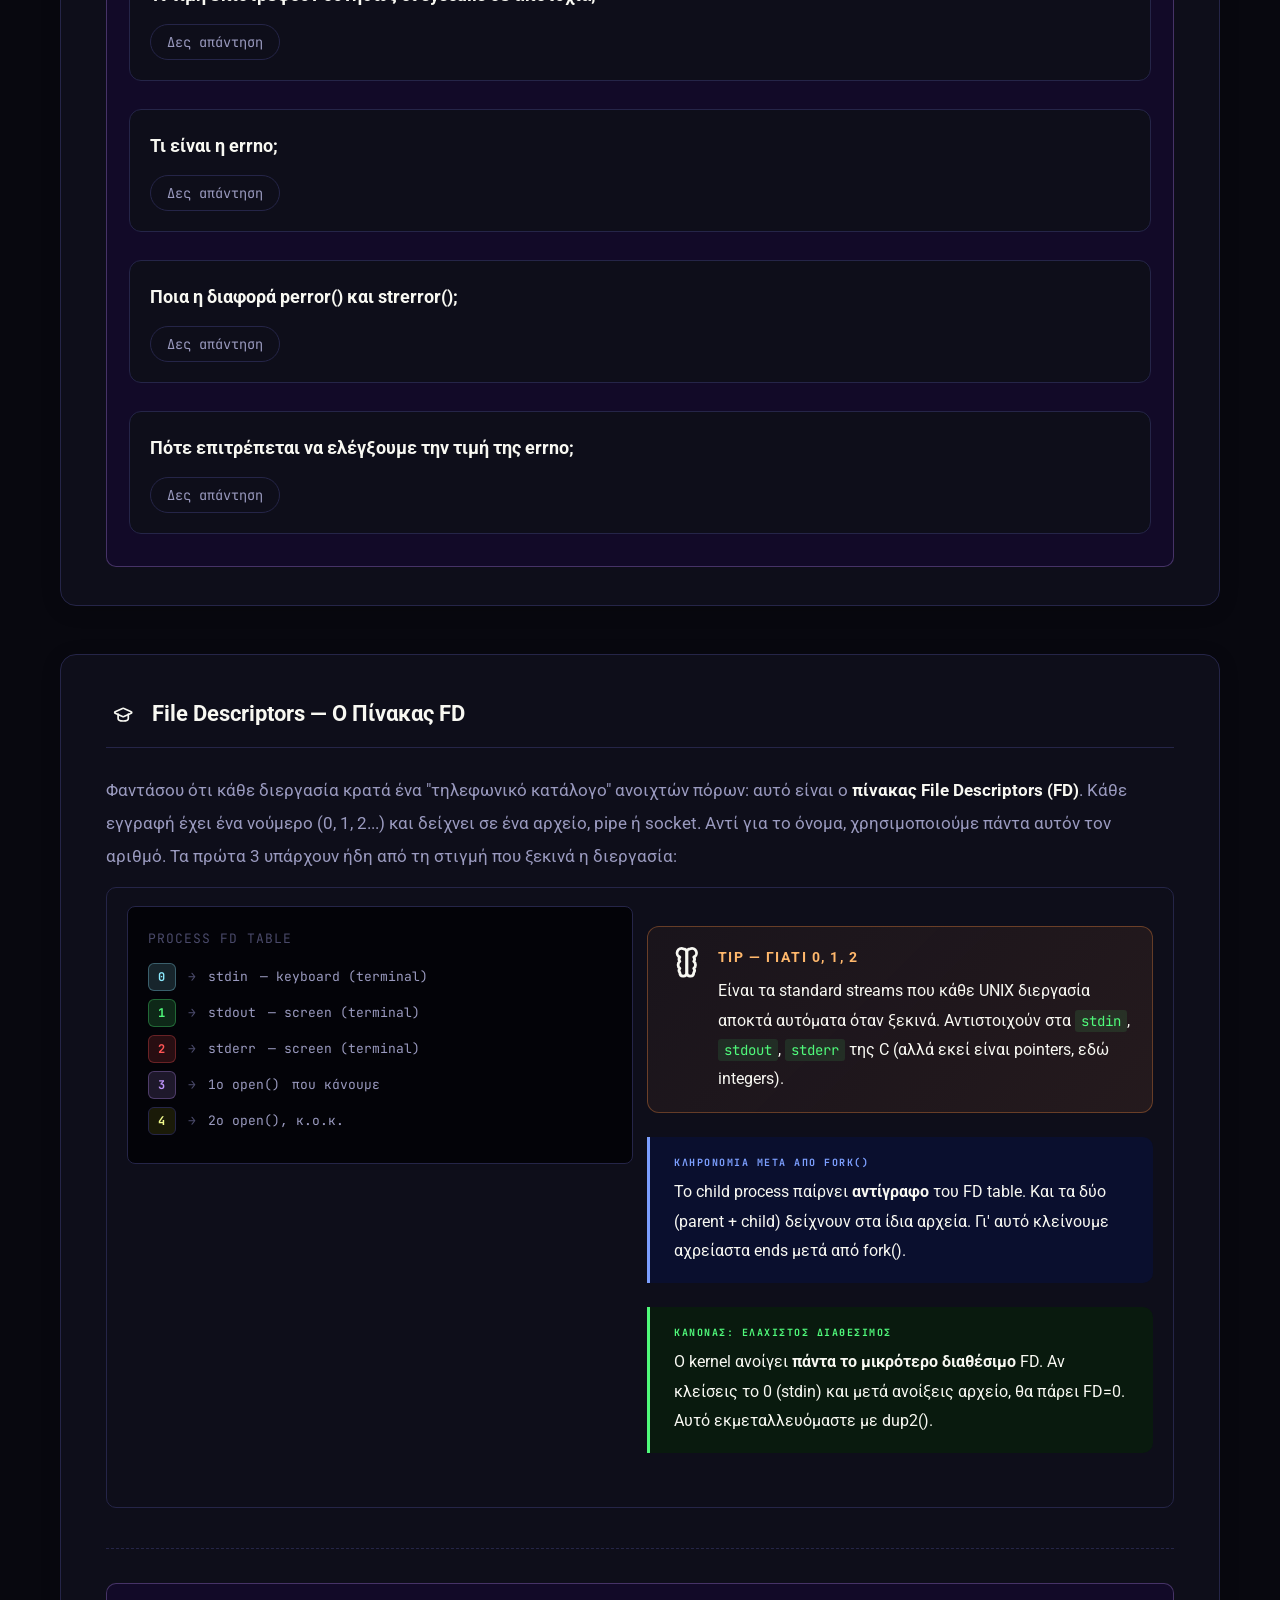
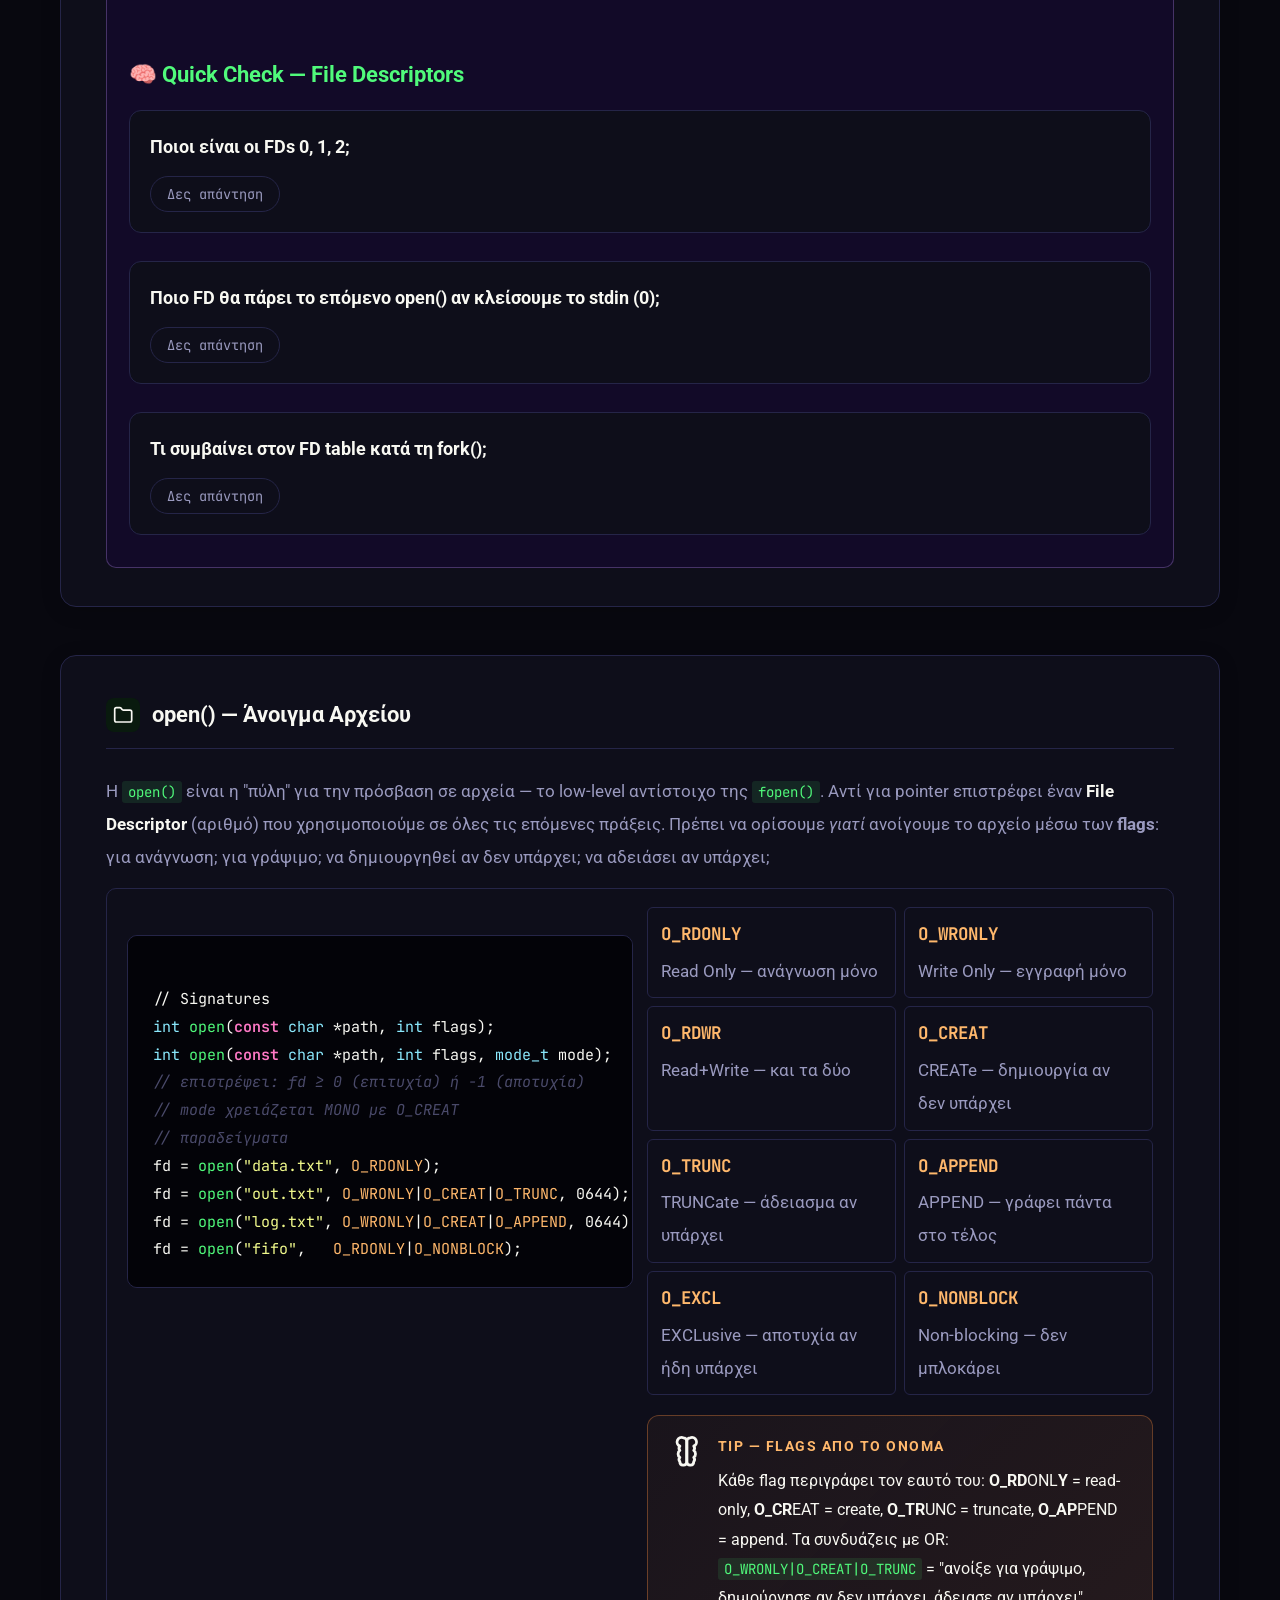
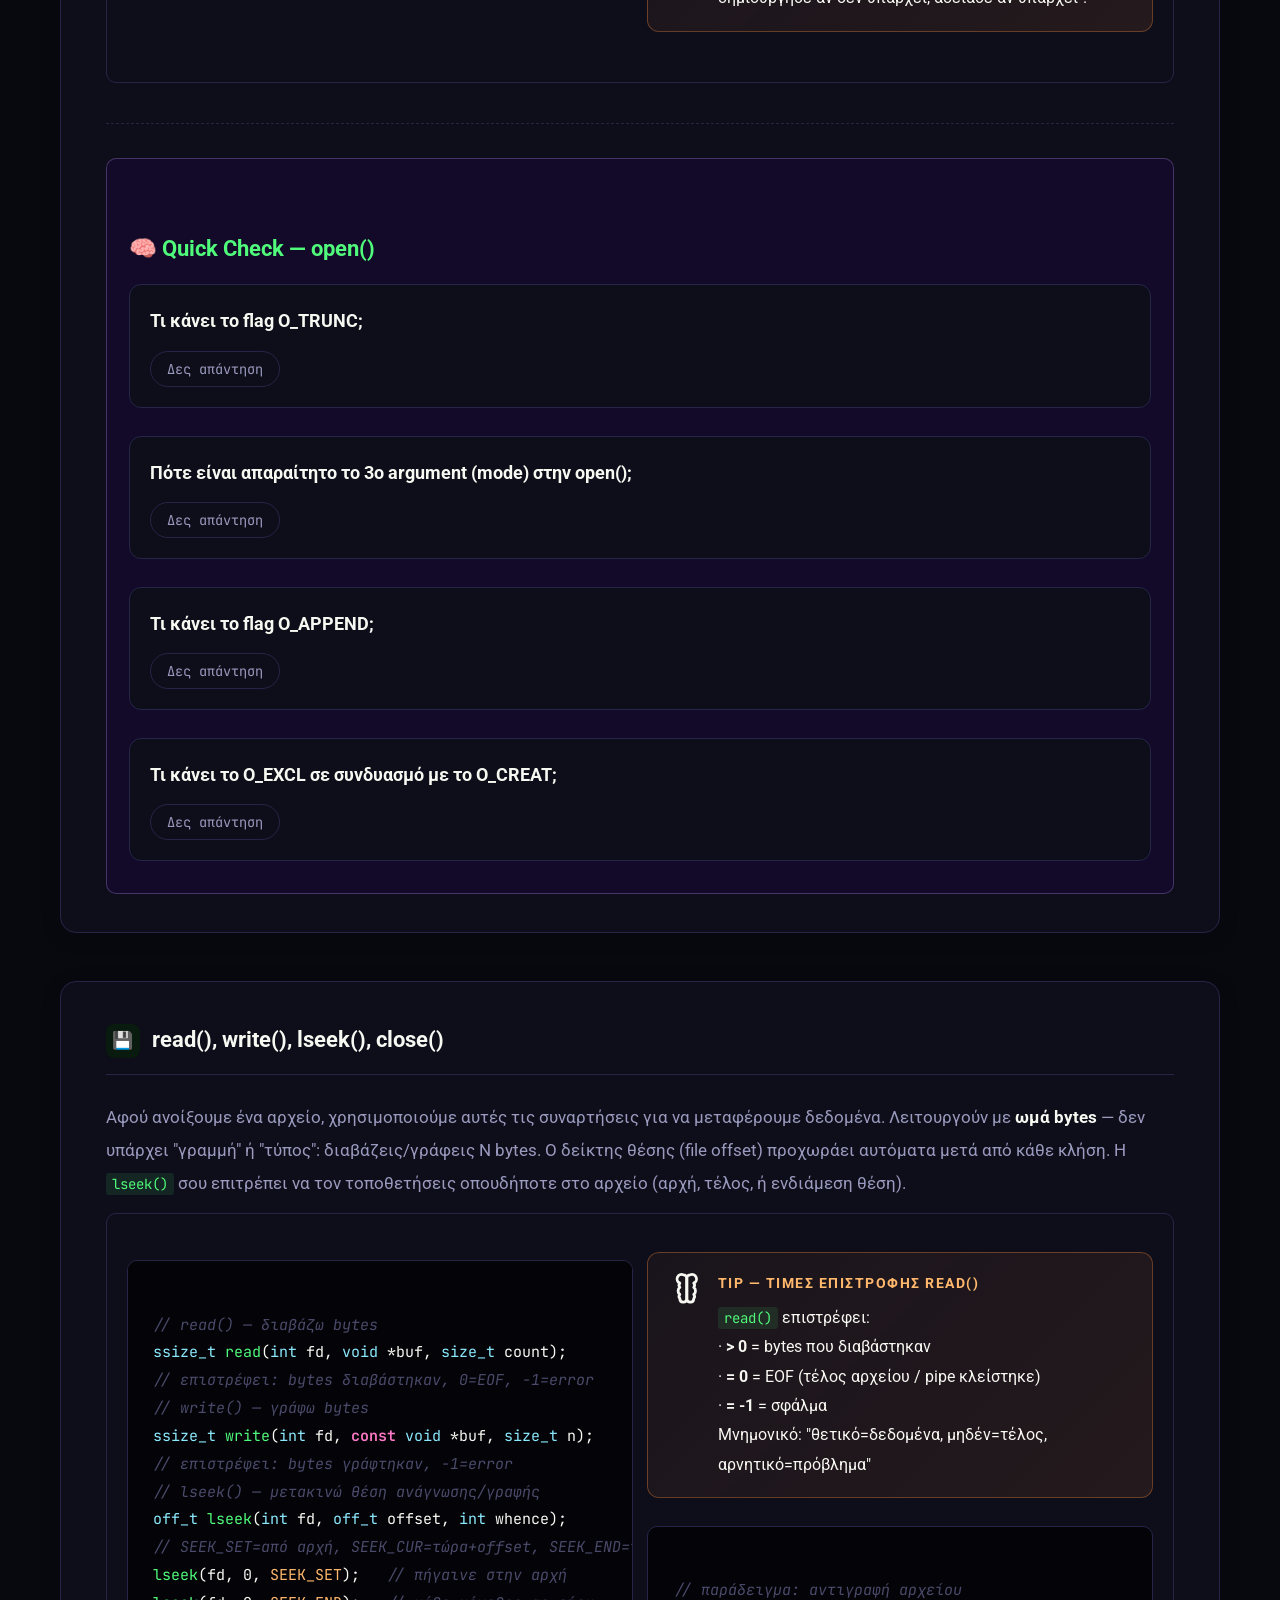
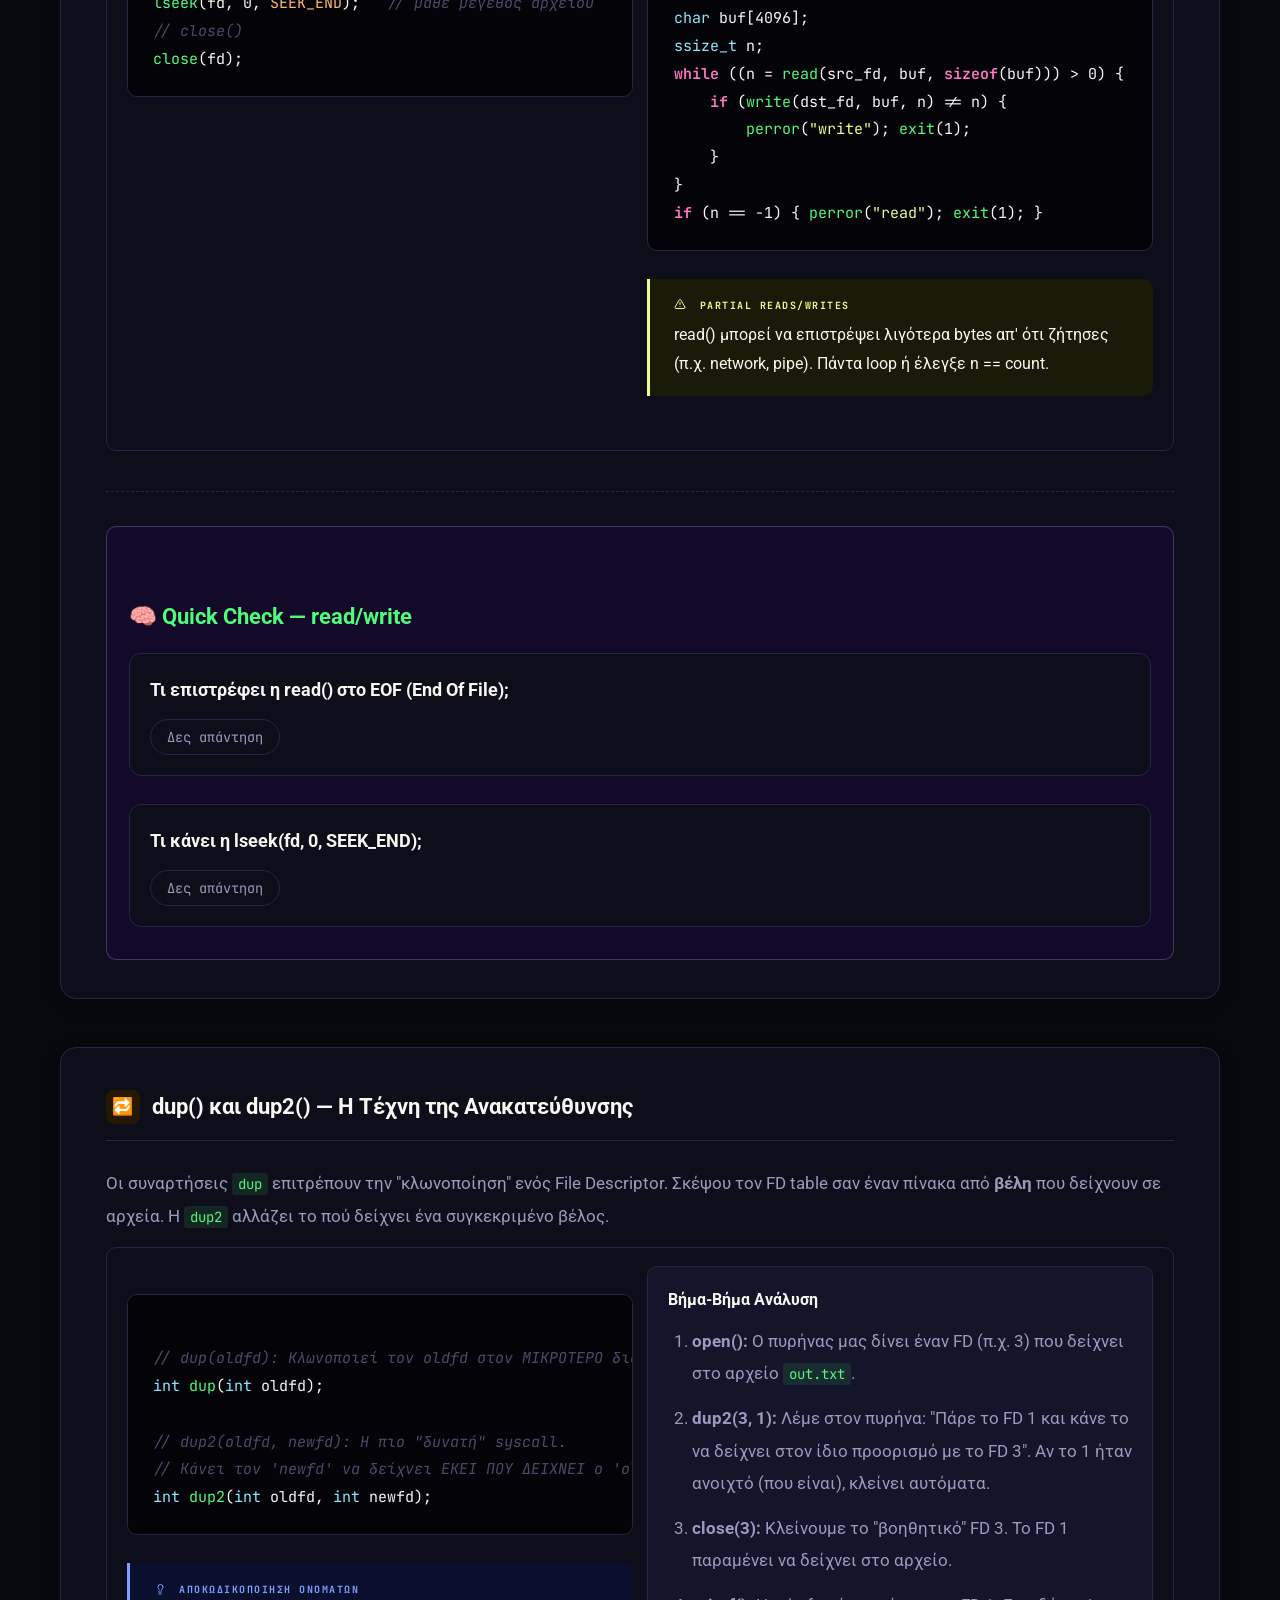
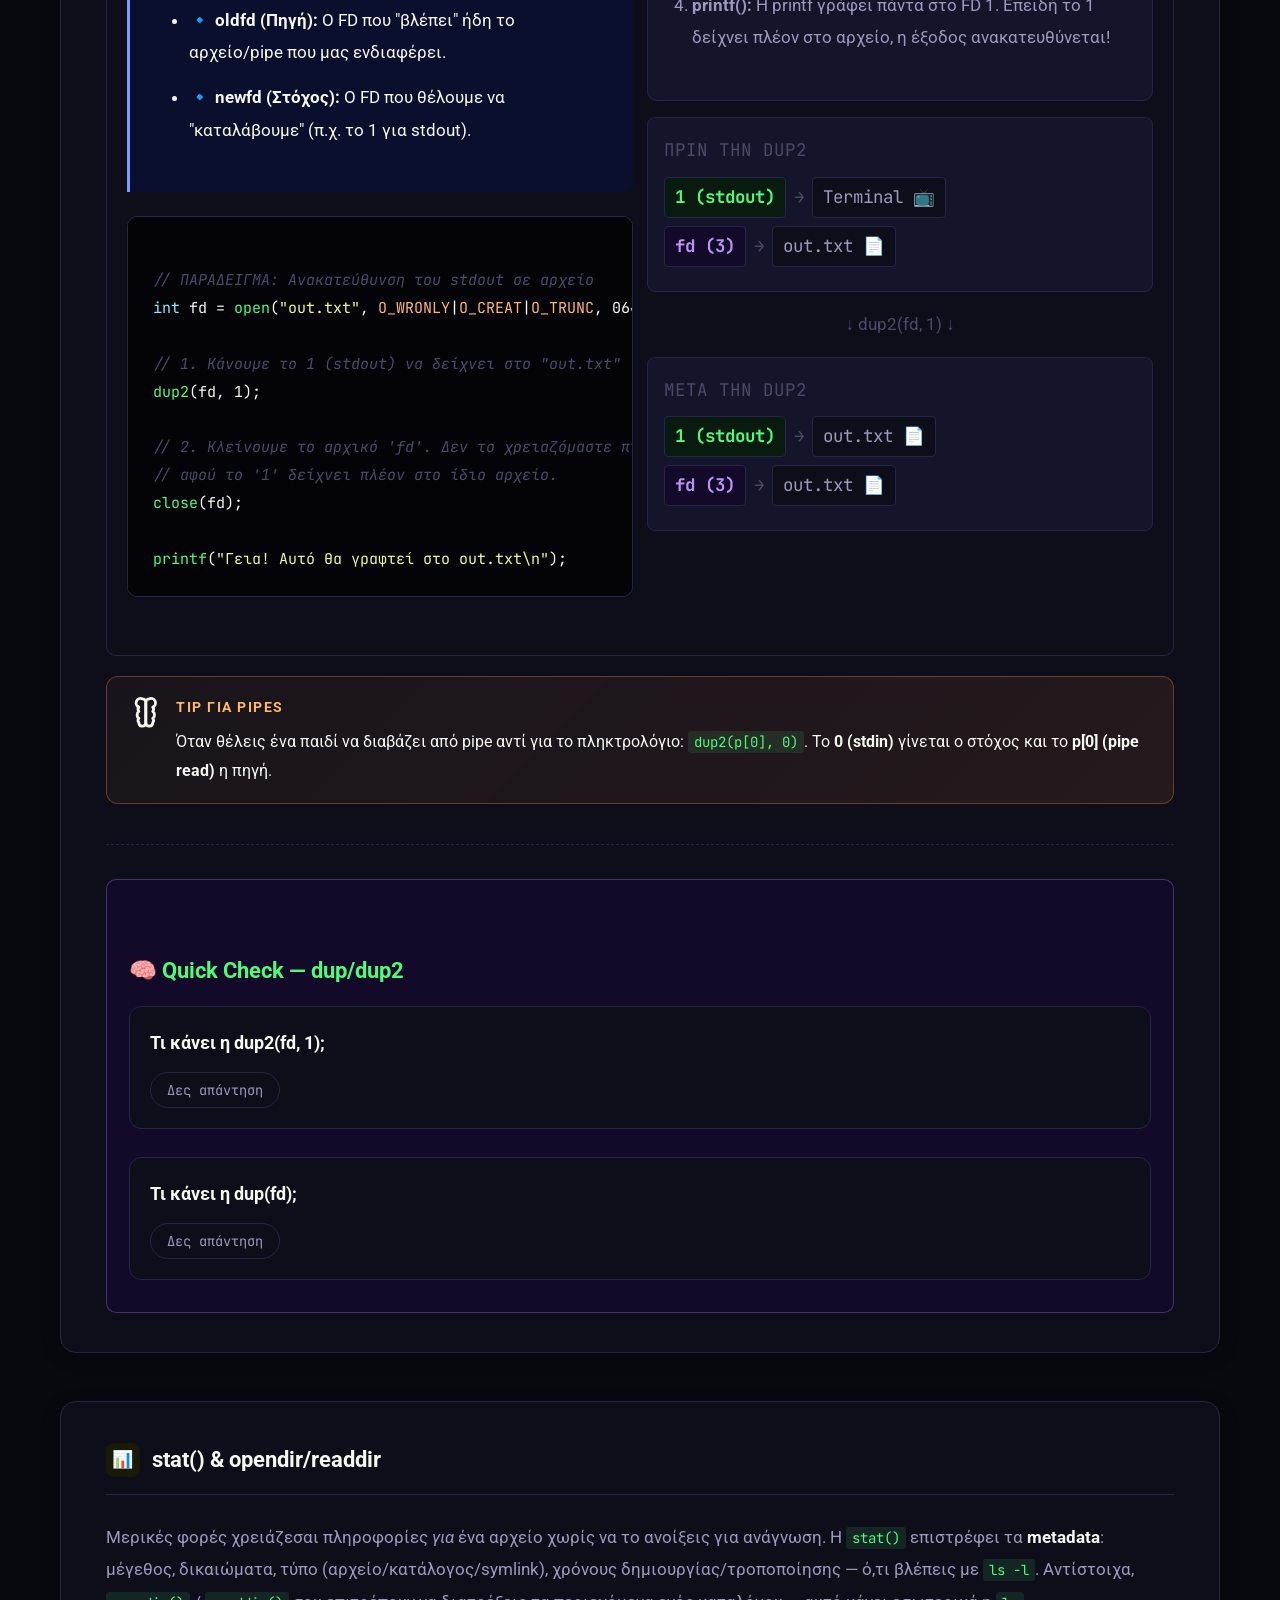
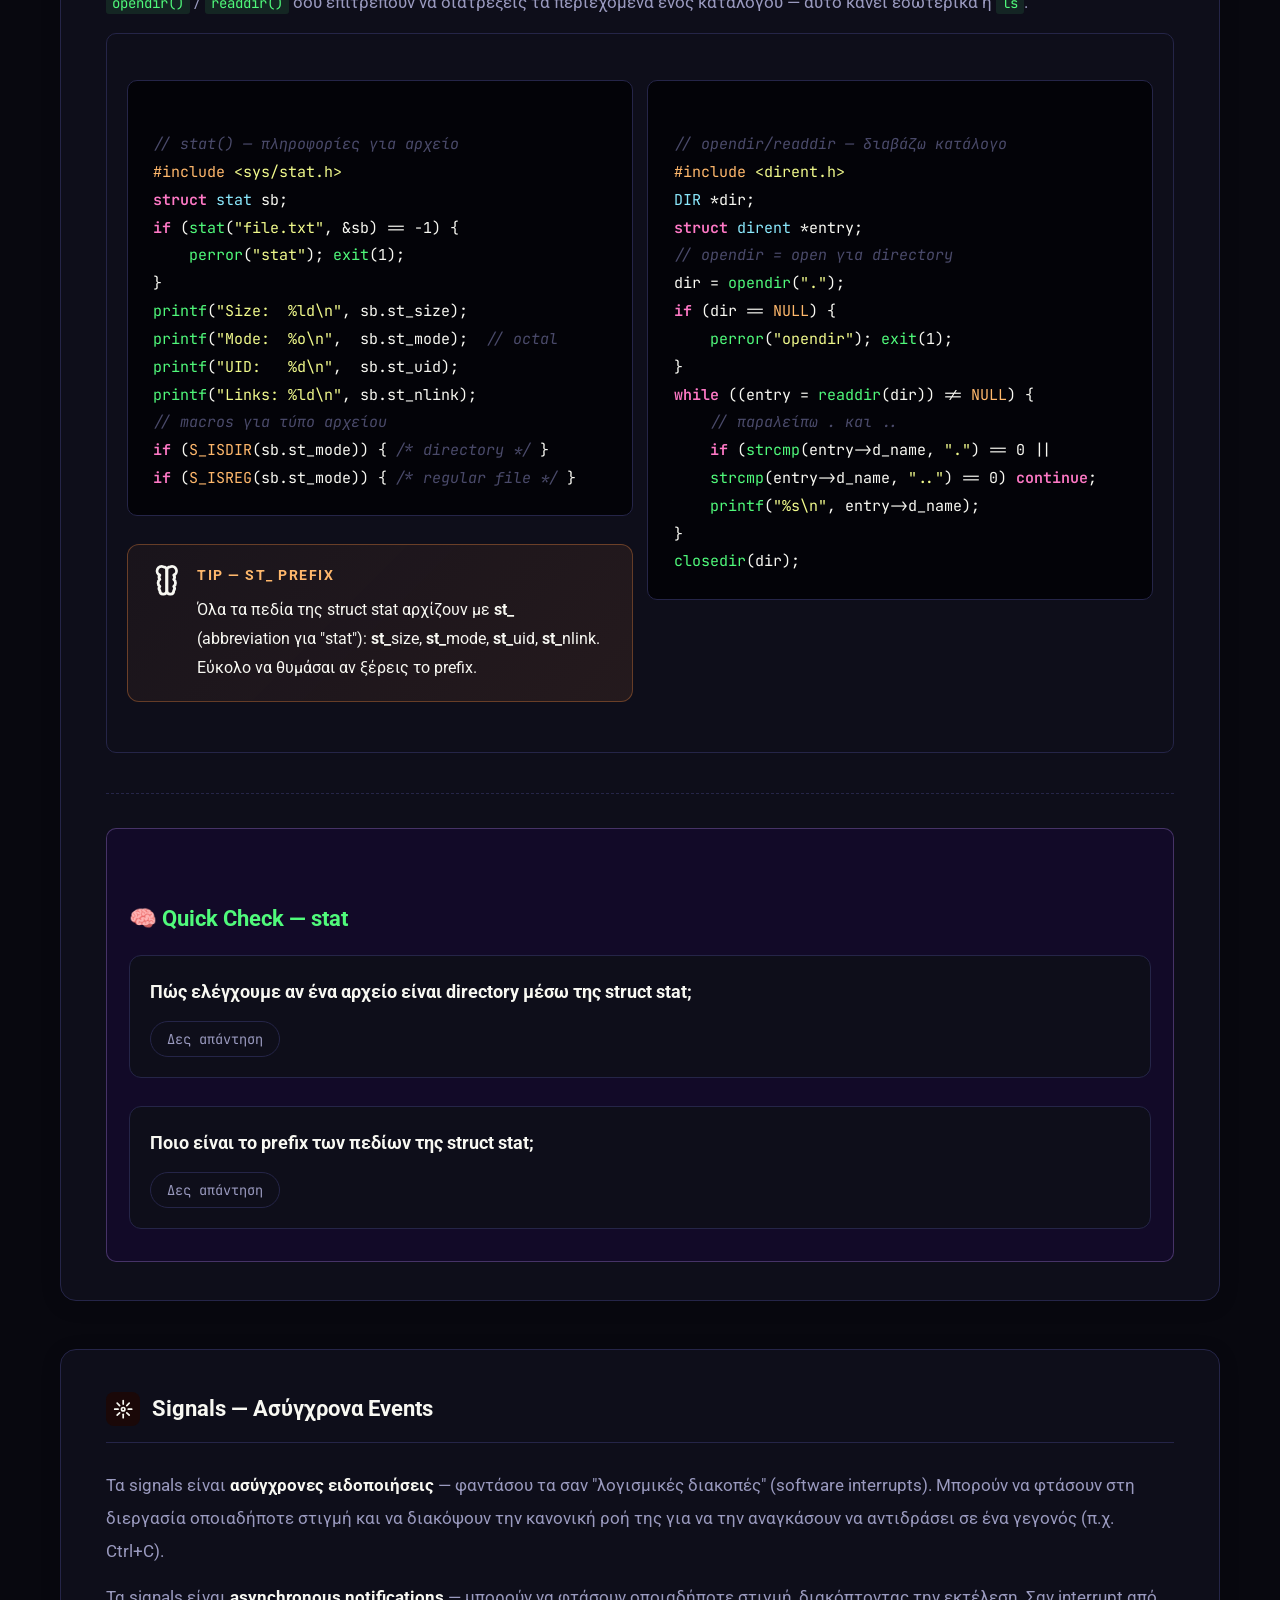
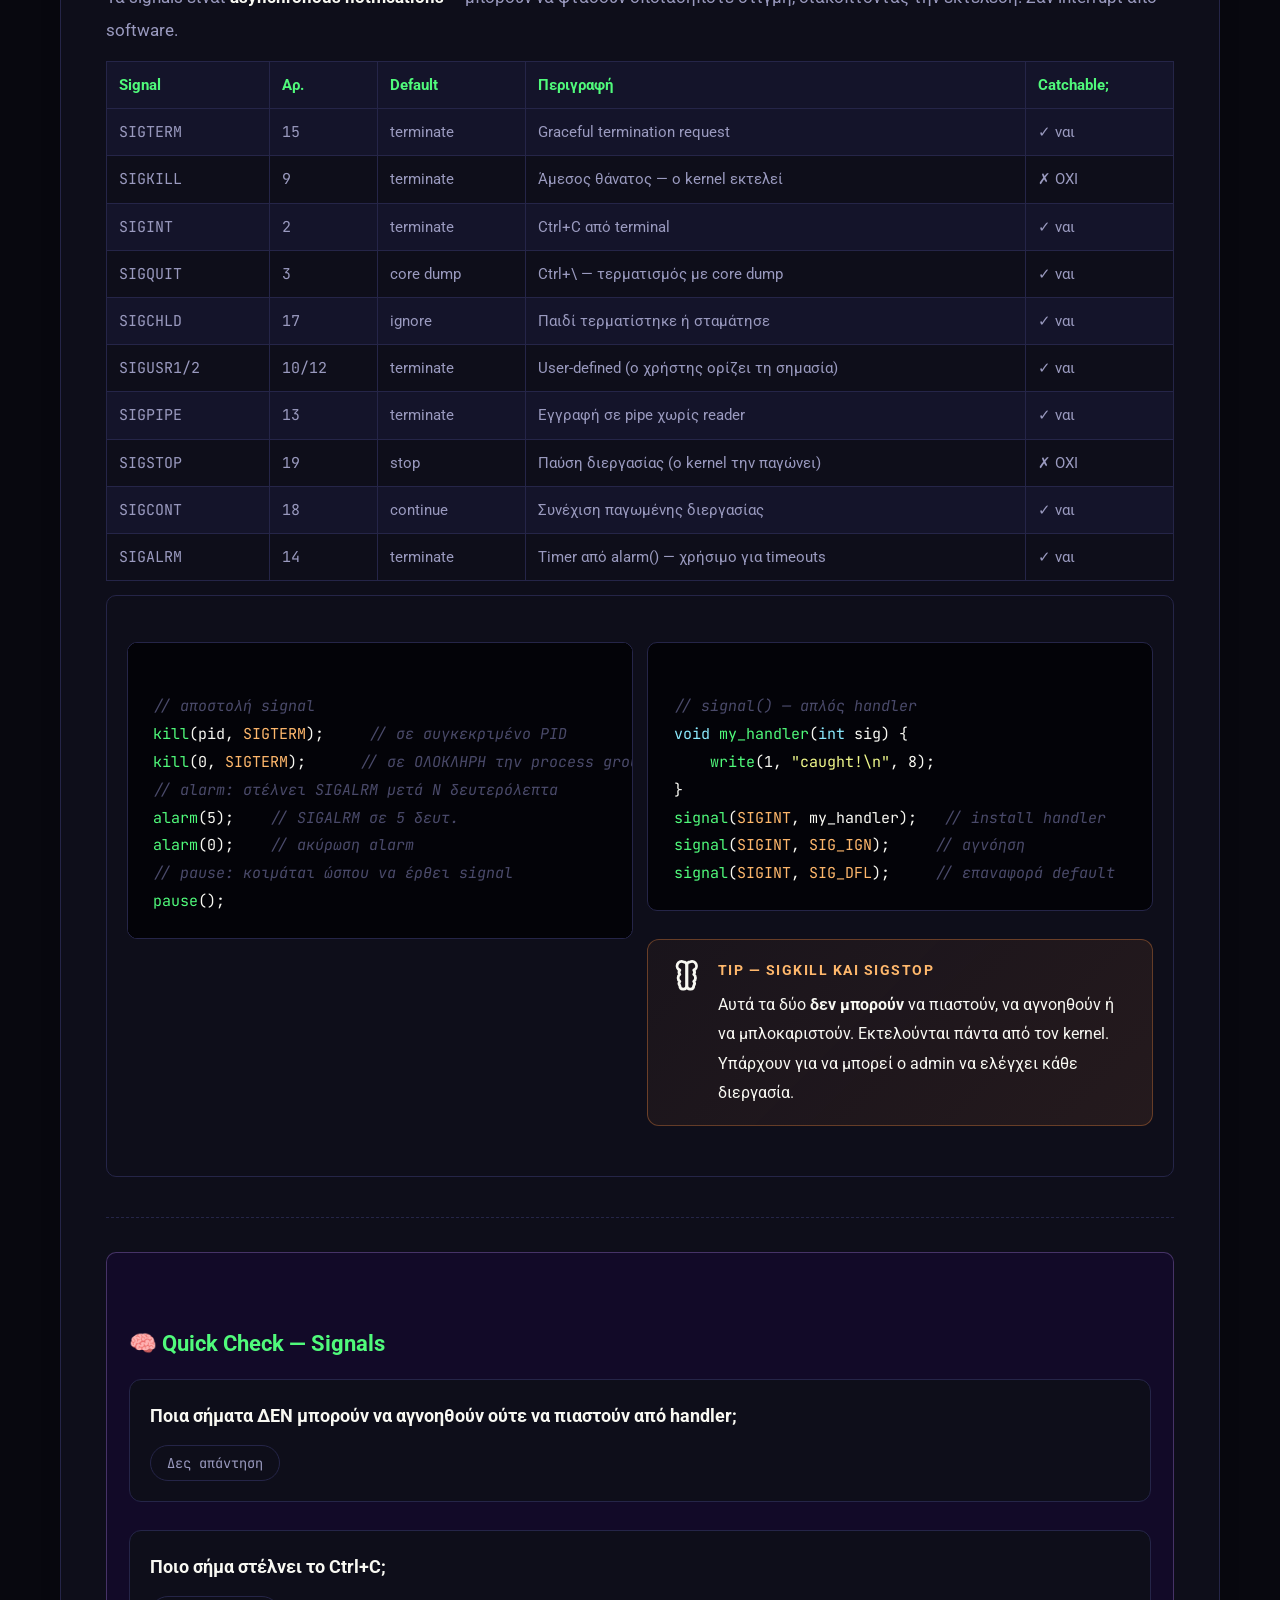
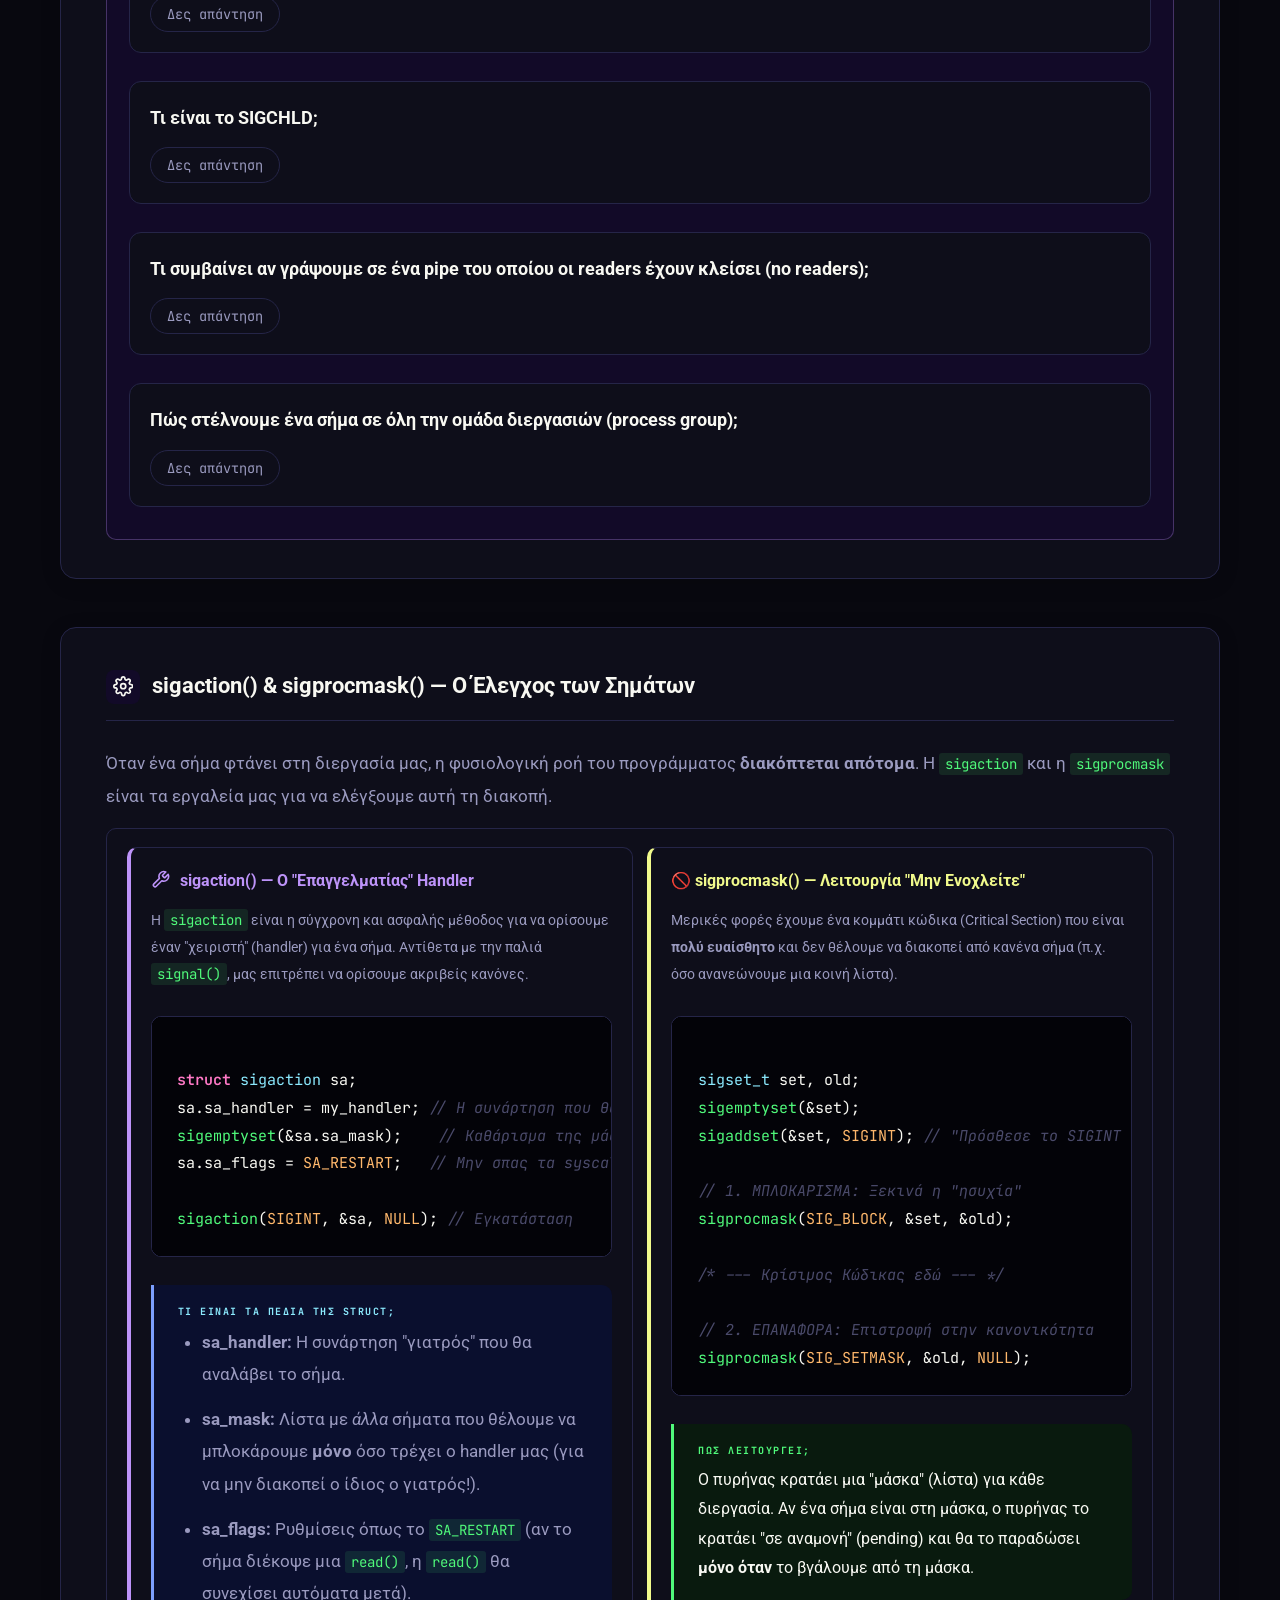
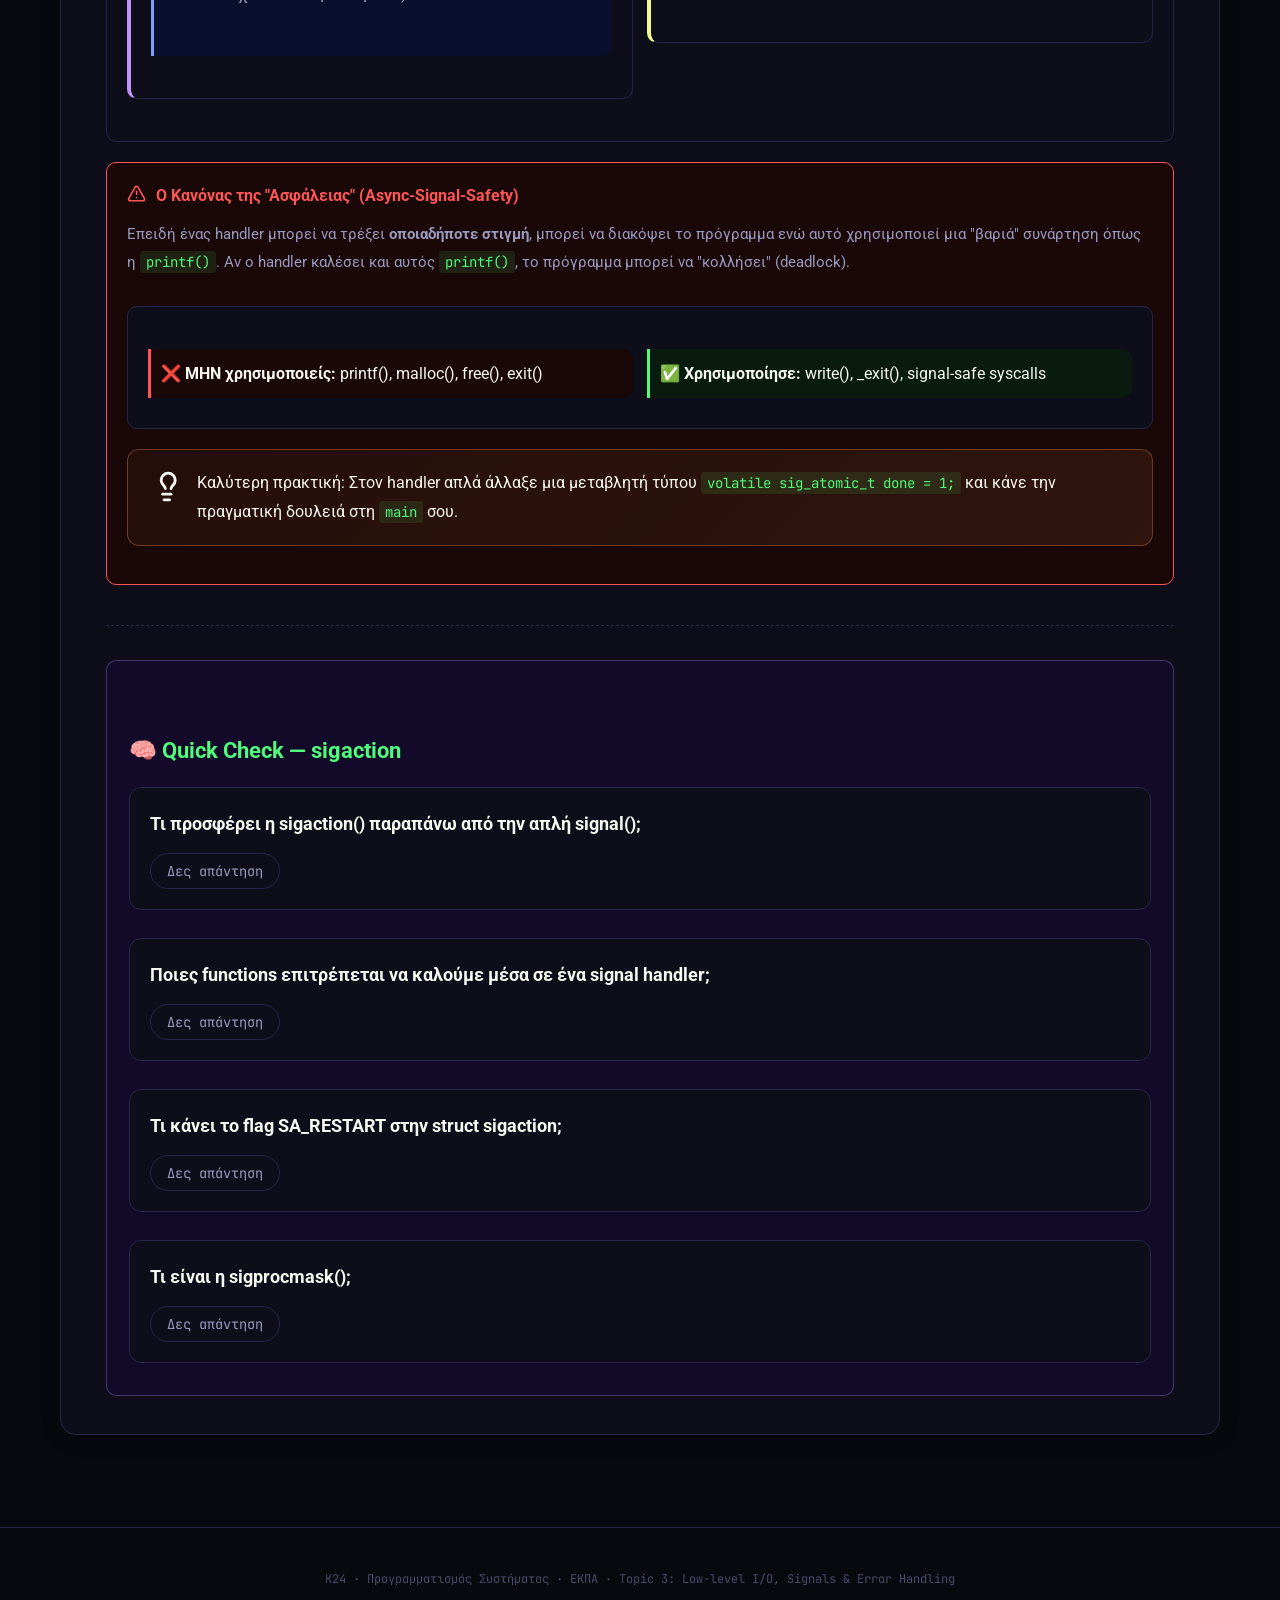
<file: topic3_io_signals.html>
<!DOCTYPE html>
<html lang="el">

<head>
  <meta charset="UTF-8">
  <meta name="viewport" content="width=device-width, initial-scale=1.0">
  <title>Topic 3 · Low-level I/O &amp; Signals</title>
  <link
    href="https://fonts.googleapis.com/css2?family=JetBrains+Mono:wght@400;600;700&family=Syne:wght@400;700;800&family=Lora:ital,wght@0,400;0,600;1,400&display=swap"
    rel="stylesheet">
  <link rel="stylesheet" href="styles/base.css">
  <link rel="stylesheet" href="styles/layout.css">
  <link rel="stylesheet" href="styles/components.css">
  <style>
    :root {
      --bg: #08080f;
      --bg-rgb: 8, 8, 15;
      --surf: #0e0e1a;
      --surf2: #14142a;
      --border: #252548;
      --blue: #7c9fff;
      --bdim: #0a0f2e;
      --green: #50fa7b;
      --green-rgb: 80, 250, 123;
      --gdim: #091a0e;
      --yellow: #f1fa8c;
      --ydim: #1a1a08;
      --red: #ff5555;
      --rdim: #1a0808;
      --purple: #bd93f9;
      --purple-rgb: 189, 147, 249;
      --pdim: #120a28;
      --cyan: #8be9fd;
      --orange: #ffb86c;
      --odim: #251800;
      --pink: #ff79c6;
      --txt: #f8f8f2;
      --muted: #9a9abf;
      --dim: #4a4a6a
    }

    .cb {
      background: #030308;
    }

    .kw {
      color: var(--pink);
      font-weight: 600
    }

    .fn {
      color: var(--green)
    }

    .st {
      color: var(--yellow)
    }

    .cm {
      color: var(--dim);
      font-style: italic
    }

    .nm {
      color: var(--purple)
    }

    .tp {
      color: var(--cyan)
    }

    .mc {
      color: var(--orange)
    }

    .pr {
      color: var(--muted)
    }

    .fdarr {
      color: var(--dim)
    }

    .fdtgt {
      color: var(--muted)
    }

    .dup-before,
    .dup-after {
      background: var(--surf2);
      border: 1px solid var(--border);
      border-radius: 8px;
      padding: 16px;
      font-family: 'JetBrains Mono', monospace;
    }

    .dup-row {
      display: flex;
      align-items: center;
      gap: 8px;
      margin-bottom: 8px
    }

    .dup-fd {
      border-radius: 4px;
      padding: 3px 10px;
      font-weight: 700;
    }

    .dup-arrow {
      color: var(--dim)
    }

    .dup-file {
      background: var(--surf);
      border: 1px solid var(--border);
      padding: 3px 10px;
      border-radius: 4px;
      color: var(--muted)
    }

    .fgrid {
      display: grid;
      grid-template-columns: repeat(auto-fill, minmax(220px, 1fr));
      gap: 8px
    }

    .fitem {
      background: var(--surf);
      border: 1px solid var(--border);
      border-radius: 6px;
      padding: 10px 13px
    }

    .fname {
      font-family: 'JetBrains Mono', monospace;
      color: var(--orange);
      font-weight: 700;
      margin-bottom: 4px
    }

    .fdesc {
      color: var(--muted);
    }

    html[data-theme="light"] .hero {
      background: var(--hero-bg);
      background-image: linear-gradient(150deg, rgb(248, 250, 252) 0%, rgb(240, 253, 244) 55%, rgb(248, 250, 252) 100%);
      background-position-x: initial;
      background-position-y: initial;
      background-size: initial;
      background-repeat: initial;
      background-attachment: initial;
      background-origin: initial;
      background-clip: initial;
    }

    html[data-theme="light"] .hero::after {
      color: rgba(var(--green-rgb), 0.15);
    }


    .hero {
      background: var(--hero-bg);
      background-image: linear-gradient(150deg, rgb(13, 17, 23) 0%, rgb(13, 34, 24) 55%, rgb(13, 17, 23) 100%);
      background-position-x: initial;
      background-position-y: initial;
      background-size: initial;
      background-repeat: initial;
      background-attachment: initial;
      background-origin: initial;
      background-clip: initial;
    }
  </style>
  <script src="js/nav.js" defer></script>
  <script src="data/questions.js" defer></script>
  <script src="js/quiz-loader.js" defer></script>
</head>

<body>
  <div id="site-nav"></div>
  <div class="hero">
    <div class="hero-label">K24 · Topic 3</div>
    <h1>Low-level I/O, <em>Signals</em> &amp; Error Handling</h1>
    <p>File descriptors, open/read/write/close/dup2, stat, signals, sigaction — με ακρωνύμια και tips για κάθε system
      call.</p>
    <div class="chips"><span class="chip">file descriptors</span><span class="chip">open/read/write</span><span
        class="chip">dup2</span><span class="chip">signals</span><span class="chip">sigaction</span></div>
  </div>
  <nav class="toc">
    <a href="#errors">Error Handling</a><a href="#fd">File Descriptors</a><a href="#open">open()</a>
    <a href="#rw">read/write</a><a href="#dup">dup2</a><a href="#stat">stat</a>
    <a href="#signals">Signals</a><a href="#sigaction">sigaction</a>
  </nav>
  <div class="wrap">

    <section id="errors">
      <div class="sh">
        <div class="sh-icon bg-red-dim">🚨</div>
        <h2>Error Handling — Ο Χρυσός Κανόνας</h2>
      </div>
      <p class="section-desc">Κάθε system call επιστρέφει <strong class="text-red">-1 σε αποτυχία</strong> και θέτει τη
        global μεταβλητή <code>errno</code> με τον κωδικό σφάλματος. Ποτέ μην αγνοείς την επιστρεφόμενη τιμή.</p>
      <div class="grid2">
        <div>
          <div class="cb">
<span class="cm">// το ΣΩΣΤΟ pattern — πάντα έτσι</span>
<span class="tp">int</span> fd;
<span class="kw">if</span> ((fd = <span class="fn">open</span>(<span class="st">"file.txt"</span>, <span class="mc">O_RDONLY</span>)) == -1) {
    <span class="fn">perror</span>(<span class="st">"open"</span>);
    <span class="cm">// ↑ εκτυπώνει: "open: No such file or directory"</span>
    <span class="fn">exit</span>(1);
}
<span class="cm">// ή με strerror για custom μήνυμα</span>
<span class="kw">if</span> (<span class="fn">write</span>(fd, buf, n) == -1) {
    <span class="fn">fprintf</span>(<span class="mc">stderr</span>, <span class="st">"write: %s\n"</span>, <span class="fn">strerror</span>(errno));
    <span class="fn">exit</span>(1);
}
</div>
          <div class="wbox">
            <div class="lbl text-yellow">⚠️ Headers</div><code>#include &lt;errno.h&gt;</code> για errno ·
            <code>#include &lt;string.h&gt;</code> για strerror() · <code>#include &lt;stdio.h&gt;</code> για perror()
          </div>
        </div>
        <div>
          <div class="tip">
            <div class="tip-icon">🧠</div>
            <div>
              <div class="tip-title">Tip — perror vs strerror</div>
              <div class="tip-text"><strong>perror("msg")</strong> = τυπώνει αυτόματα στο stderr: "msg: [error
                description]". Απλό και βολικό.<br><strong>strerror(errno)</strong> = επιστρέφει string με description.
                Χρήσιμο αν θέλεις να το ενσωματώσεις σε δικό σου μήνυμα.</div>
            </div>
          </div>
          <div class="rbox">
            <div class="lbl text-red">🚨 Κρίσιμο</div>Το <code>errno</code> ορίζεται <em>μόνο</em> αν η κλήση απέτυχε.
            Αν η κλήση πετύχει, η τιμή errno είναι undefined. Έλεγξε πάντα αν η κλήση απέτυχε <em>πριν</em> κοιτάξεις το
            errno.
          </div>
        </div>
      </div>

      <div class="section-quiz" data-topic="topic3" data-section="errors"></div>
    </section>

    <section id="fd">
      <div class="sh">
        <div class="sh-icon bg-cyan-alpha3">📋</div>
        <h2>File Descriptors — Ο Πίνακας FD</h2>
      </div>
      <p class="section-desc">Φαντάσου ότι κάθε διεργασία κρατά ένα "τηλεφωνικό κατάλογο" ανοιχτών πόρων: αυτό είναι ο
        <strong class="text-primary">πίνακας File Descriptors (FD)</strong>. Κάθε εγγραφή έχει ένα νούμερο (0, 1, 2...)
        και δείχνει σε ένα αρχείο, pipe ή socket. Αντί για το όνομα, χρησιμοποιούμε πάντα αυτόν τον αριθμό. Τα πρώτα 3
        υπάρχουν ήδη από τη στιγμή που ξεκινά η διεργασία:
      </p>
      <div class="grid2">
        <div>
          <div class="fdtable">
            <div class="header-dim-sm">PROCESS FD TABLE</div>
            <div class="fdrow">
              <div class="fdnum fd0">0</div><span class="fdarr">→</span><span class="fdtgt text-cyan">stdin</span><span
                class="fdtgt"> — keyboard (terminal)</span>
            </div>
            <div class="fdrow">
              <div class="fdnum fd1">1</div><span class="fdarr">→</span><span
                class="fdtgt text-green">stdout</span><span class="fdtgt"> — screen (terminal)</span>
            </div>
            <div class="fdrow">
              <div class="fdnum fd2">2</div><span class="fdarr">→</span><span class="fdtgt text-red">stderr</span><span
                class="fdtgt"> — screen (terminal)</span>
            </div>
            <div class="fdrow">
              <div class="fdnum fdx">3</div><span class="fdarr">→</span><span class="fdtgt text-purple">1ο
                open()</span><span class="fdtgt"> που κάνουμε</span>
            </div>
            <div class="fdrow">
              <div class="fdnum fdx badge-yellow">4</div><span class="fdarr">→</span><span class="fdtgt">2ο open(),
                κ.ο.κ.</span>
            </div>
          </div>
        </div>
        <div>
          <div class="tip">
            <div class="tip-icon">🧠</div>
            <div>
              <div class="tip-title">Tip — γιατί 0, 1, 2</div>
              <div class="tip-text">Είναι τα standard streams που κάθε UNIX διεργασία αποκτά αυτόματα όταν ξεκινά.
                Αντιστοιχούν στα <code>stdin</code>, <code>stdout</code>, <code>stderr</code> της C (αλλά εκεί είναι
                pointers, εδώ integers).</div>
            </div>
          </div>
          <div class="ibox">
            <div class="lbl text-blue">Κληρονομιά μετά από fork()</div>Το child process παίρνει
            <strong>αντίγραφο</strong> του FD table. Και τα δύο (parent + child) δείχνουν στα ίδια αρχεία. Γι' αυτό
            κλείνουμε αχρείαστα ends μετά από fork().
          </div>
          <div class="gbox">
            <div class="lbl text-green">Κανόνας: ελάχιστος διαθέσιμος</div>Ο kernel ανοίγει <strong>πάντα το μικρότερο
              διαθέσιμο</strong> FD. Αν κλείσεις το 0 (stdin) και μετά ανοίξεις αρχείο, θα πάρει FD=0. Αυτό
            εκμεταλλευόμαστε με dup2().
          </div>
        </div>
      </div>

      <div class="section-quiz" data-topic="topic3" data-section="fd"></div>
    </section>

    <section id="open">
      <div class="sh">
        <div class="sh-icon bg-green-dim">📂</div>
        <h2>open() — Άνοιγμα Αρχείου</h2>
      </div>
      <p class="section-desc">
        Η <code>open()</code> είναι η "πύλη" για την πρόσβαση σε αρχεία — το low-level αντίστοιχο της
        <code>fopen()</code>. Αντί για pointer επιστρέφει έναν <strong class="text-primary">File Descriptor</strong>
        (αριθμό) που χρησιμοποιούμε σε όλες τις επόμενες πράξεις.
        Πρέπει να ορίσουμε <em>γιατί</em> ανοίγουμε το αρχείο μέσω των <strong>flags</strong>: για ανάγνωση; για
        γράψιμο; να δημιουργηθεί αν δεν υπάρχει; να αδειάσει αν υπάρχει;
      </p>
      <div class="grid2">
        <div>
          <div class="cb">
// Signatures
<span class="tp">int</span> <span class="fn">open</span>(<span class="kw">const</span> <span class="tp">char</span> *path, <span class="tp">int</span> flags);
<span class="tp">int</span> <span class="fn">open</span>(<span class="kw">const</span> <span class="tp">char</span> *path, <span class="tp">int</span> flags, <span class="tp">mode_t</span> mode);
<span class="cm">// επιστρέφει: fd ≥ 0 (επιτυχία) ή -1 (αποτυχία)</span>
<span class="cm">// mode χρειάζεται ΜΟΝΟ με O_CREAT</span>
<span class="cm">// παραδείγματα</span>
fd = <span class="fn">open</span>(<span class="st">"data.txt"</span>, <span class="mc">O_RDONLY</span>);
fd = <span class="fn">open</span>(<span class="st">"out.txt"</span>, <span class="mc">O_WRONLY</span>|<span class="mc">O_CREAT</span>|<span class="mc">O_TRUNC</span>, 0644);
fd = <span class="fn">open</span>(<span class="st">"log.txt"</span>, <span class="mc">O_WRONLY</span>|<span class="mc">O_CREAT</span>|<span class="mc">O_APPEND</span>, 0644);
fd = <span class="fn">open</span>(<span class="st">"fifo"</span>,   <span class="mc">O_RDONLY</span>|<span class="mc">O_NONBLOCK</span>);
</div>
        </div>
        <div>
          <div class="fgrid">
            <div class="fitem">
              <div class="fname">O_RDONLY</div>
              <div class="fdesc">Read Only — ανάγνωση μόνο</div>
            </div>
            <div class="fitem">
              <div class="fname">O_WRONLY</div>
              <div class="fdesc">Write Only — εγγραφή μόνο</div>
            </div>
            <div class="fitem">
              <div class="fname">O_RDWR</div>
              <div class="fdesc">Read+Write — και τα δύο</div>
            </div>
            <div class="fitem">
              <div class="fname">O_CREAT</div>
              <div class="fdesc">CREATe — δημιουργία αν δεν υπάρχει</div>
            </div>
            <div class="fitem">
              <div class="fname">O_TRUNC</div>
              <div class="fdesc">TRUNCate — άδειασμα αν υπάρχει</div>
            </div>
            <div class="fitem">
              <div class="fname">O_APPEND</div>
              <div class="fdesc">APPEND — γράφει πάντα στο τέλος</div>
            </div>
            <div class="fitem">
              <div class="fname">O_EXCL</div>
              <div class="fdesc">EXCLusive — αποτυχία αν ήδη υπάρχει</div>
            </div>
            <div class="fitem">
              <div class="fname">O_NONBLOCK</div>
              <div class="fdesc">Non-blocking — δεν μπλοκάρει</div>
            </div>
          </div>
          <div class="tip">
            <div class="tip-icon">🧠</div>
            <div>
              <div class="tip-title">Tip — flags από το όνομα</div>
              <div class="tip-text">Κάθε flag περιγράφει τον εαυτό του: <strong>O_RD</strong>ONL<strong>Y</strong> =
                read-only, <strong>O_CR</strong>EAT = create, <strong>O_TR</strong>UNC = truncate,
                <strong>O_AP</strong>PEND = append. Τα συνδυάζεις με OR: <code>O_WRONLY|O_CREAT|O_TRUNC</code> = "ανοίξε
                για γράψιμο, δημιούργησε αν δεν υπάρχει, άδειασε αν υπάρχει".
              </div>
            </div>
          </div>
        </div>
      </div>

      <div class="section-quiz" data-topic="topic3" data-section="open"></div>
    </section>

    <section id="rw">
      <div class="sh">
        <div class="sh-icon bg-green-alpha">💾</div>
        <h2>read(), write(), lseek(), close()</h2>
      </div>
      <p class="section-desc">
        Αφού ανοίξουμε ένα αρχείο, χρησιμοποιούμε αυτές τις συναρτήσεις για να μεταφέρουμε δεδομένα. Λειτουργούν με
        <strong class="text-primary">ωμά bytes</strong> — δεν υπάρχει "γραμμή" ή "τύπος": διαβάζεις/γράφεις N bytes. Ο
        δείκτης θέσης (file offset) προχωράει αυτόματα μετά από κάθε κλήση. Η <code>lseek()</code> σου επιτρέπει να τον
        τοποθετήσεις οπουδήποτε στο αρχείο (αρχή, τέλος, ή ενδιάμεση θέση).
      </p>
      <div class="grid2">
        <div>
          <div class="cb">
<span class="cm">// read() — διαβάζω bytes</span>
<span class="tp">ssize_t</span> <span class="fn">read</span>(<span class="tp">int</span> fd, <span class="tp">void</span> *buf, <span class="tp">size_t</span> count);
<span class="cm">// επιστρέφει: bytes διαβάστηκαν, 0=EOF, -1=error</span>
<span class="cm">// write() — γράφω bytes</span>
<span class="tp">ssize_t</span> <span class="fn">write</span>(<span class="tp">int</span> fd, <span class="kw">const</span> <span class="tp">void</span> *buf, <span class="tp">size_t</span> n);
<span class="cm">// επιστρέφει: bytes γράφτηκαν, -1=error</span>
<span class="cm">// lseek() — μετακινώ θέση ανάγνωσης/γραφής</span>
<span class="tp">off_t</span> <span class="fn">lseek</span>(<span class="tp">int</span> fd, <span class="tp">off_t</span> offset, <span class="tp">int</span> whence);
<span class="cm">// SEEK_SET=από αρχή, SEEK_CUR=τώρα+offset, SEEK_END=τέλος+offset</span>
<span class="fn">lseek</span>(fd, 0, <span class="mc">SEEK_SET</span>);   <span class="cm">// πήγαινε στην αρχή</span>
<span class="fn">lseek</span>(fd, 0, <span class="mc">SEEK_END</span>);   <span class="cm">// μάθε μέγεθος αρχείου</span>
<span class="cm">// close()</span>
<span class="fn">close</span>(fd);
</div>
        </div>
        <div>
          <div class="tip">
            <div class="tip-icon">🧠</div>
            <div>
              <div class="tip-title">Tip — τιμές επιστροφής read()</div>
              <div class="tip-text"><code>read()</code> επιστρέφει:<br>· <strong>&gt; 0</strong> = bytes που
                διαβάστηκαν<br>· <strong>= 0</strong> = EOF (τέλος αρχείου / pipe κλείστηκε)<br>· <strong>= -1</strong>
                = σφάλμα<br>Μνημονικό: "θετικό=δεδομένα, μηδέν=τέλος, αρνητικό=πρόβλημα"</div>
            </div>
          </div>
          <div class="cb">
<span class="cm">// παράδειγμα: αντιγραφή αρχείου</span>
<span class="tp">char</span> buf[4096];
<span class="tp">ssize_t</span> n;
<span class="kw">while</span> ((n = <span class="fn">read</span>(src_fd, buf, <span class="kw">sizeof</span>(buf))) &gt; 0) {
    <span class="kw">if</span> (<span class="fn">write</span>(dst_fd, buf, n) != n) {
        <span class="fn">perror</span>(<span class="st">"write"</span>); <span class="fn">exit</span>(1);
    }
}
<span class="kw">if</span> (n == -1) { <span class="fn">perror</span>(<span class="st">"read"</span>); <span class="fn">exit</span>(1); }
</div>
          <div class="wbox">
            <div class="lbl text-yellow">⚠️ Partial reads/writes</div>read() μπορεί να επιστρέψει λιγότερα bytes απ' ότι
            ζήτησες (π.χ. network, pipe). Πάντα loop ή έλεγξε n == count.
          </div>
        </div>
      </div>

      <div class="section-quiz" data-topic="topic3" data-section="rw"></div>
    </section>

    <section id="dup">
      <div class="sh">
        <div class="sh-icon bg-orange-dim">🔁</div>
        <h2>dup() και dup2() — Η Τέχνη της Ανακατεύθυνσης</h2>
      </div>
      <p class="section-desc">Οι συναρτήσεις <code>dup</code> επιτρέπουν την "κλωνοποίηση" ενός File Descriptor. Σκέψου
        τον FD table σαν έναν πίνακα από <strong>βέλη</strong> που δείχνουν σε αρχεία. Η <code>dup2</code> αλλάζει το
        πού δείχνει ένα συγκεκριμένο βέλος.</p>

      <div class="grid2">
        <div>
          <div class="cb">
<span class="cm">// dup(oldfd): Κλωνοποιεί τον oldfd στον ΜΙΚΡΟΤΕΡΟ διαθέσιμο αριθμό.</span>
<span class="tp">int</span> <span class="fn">dup</span>(<span class="tp">int</span> oldfd);

<span class="cm">// dup2(oldfd, newfd): Η πιο "δυνατή" syscall.</span>
<span class="cm">// Κάνει τον 'newfd' να δείχνει ΕΚΕΙ ΠΟΥ ΔΕΙΧΝΕΙ ο 'oldfd'.</span>
<span class="tp">int</span> <span class="fn">dup2</span>(<span class="tp">int</span> oldfd, <span class="tp">int</span> newfd);
</div>

          <div class="ibox mt-14">
            <div class="lbl text-blue">💡 Αποκωδικοποίηση ονομάτων</div>
            <ul class="list-none-sm">
              <li class="mb-8">🔹 <strong>oldfd (Πηγή):</strong> Ο FD που "βλέπει" ήδη το αρχείο/pipe που μας
                ενδιαφέρει.</li>
              <li>🔹 <strong>newfd (Στόχος):</strong> Ο FD που θέλουμε να "καταλάβουμε" (π.χ. το 1 για stdout).</li>
            </ul>
          </div>

          <div class="cb mt-14">
<span class="cm">// ΠΑΡΑΔΕΙΓΜΑ: Ανακατεύθυνση του stdout σε αρχείο</span>
<span class="tp">int</span> fd = <span class="fn">open</span>(<span class="st">"out.txt"</span>, <span class="mc">O_WRONLY</span>|<span class="mc">O_CREAT</span>|<span class="mc">O_TRUNC</span>, 0644);

<span class="cm">// 1. Κάνουμε το 1 (stdout) να δείχνει στο "out.txt" (εκεί που δείχνει ο fd)</span>
<span class="fn">dup2</span>(fd, 1); 

<span class="cm">// 2. Κλείνουμε το αρχικό 'fd'. Δεν το χρειαζόμαστε πια, </span>
<span class="cm">// αφού το '1' δείχνει πλέον στο ίδιο αρχείο.</span>
<span class="fn">close</span>(fd); 

<span class="fn">printf</span>(<span class="st">"Γεια! Αυτό θα γραφτεί στο out.txt\n"</span>);
</div>
        </div>

        <div>
          <div class="card card-surf2">
            <div class="card-title">Βήμα-Βήμα Ανάλυση</div>
            <ol class="list-muted-xs">
              <li class="mb-8"><strong>open():</strong> Ο πυρήνας μας δίνει έναν FD (π.χ. 3) που δείχνει στο αρχείο
                <code>out.txt</code>.
              </li>
              <li class="mb-8"><strong>dup2(3, 1):</strong> Λέμε στον πυρήνα: "Πάρε το FD 1 και κάνε το να δείχνει στον
                ίδιο προορισμό με το FD 3". Αν το 1 ήταν ανοιχτό (που είναι), κλείνει αυτόματα.</li>
              <li class="mb-8"><strong>close(3):</strong> Κλείνουμε το "βοηθητικό" FD 3. Το FD 1 παραμένει να δείχνει
                στο αρχείο.</li>
              <li><strong>printf():</strong> Η printf γράφει πάντα στο FD 1. Επειδή το 1 δείχνει πλέον στο αρχείο, η
                έξοδος ανακατευθύνεται!</li>
            </ol>
          </div>

          <div class="flex-col-gap12">
            <div class="dup-before">
              <div class="header-dim">ΠΡΙΝ ΤΗΝ DUP2</div>
              <div class="dup-row">
                <div class="dup-fd fd1 badge-green">1 (stdout)</div><span class="dup-arrow">→</span>
                <div class="dup-file">Terminal 📺</div>
              </div>
              <div class="dup-row">
                <div class="dup-fd fdx badge-purple">fd (3)</div><span class="dup-arrow">→</span>
                <div class="dup-file">out.txt 📄</div>
              </div>
            </div>
            <div class="text-center-dim">↓ dup2(fd, 1) ↓</div>
            <div class="dup-after">
              <div class="header-dim">ΜΕΤΑ ΤΗΝ DUP2</div>
              <div class="dup-row">
                <div class="dup-fd fd1 badge-green">1 (stdout)</div><span class="dup-arrow">→</span>
                <div class="dup-file border-green-txt">out.txt 📄</div>
              </div>
              <div class="dup-row">
                <div class="dup-fd fdx badge-purple">fd (3)</div><span class="dup-arrow">→</span>
                <div class="dup-file">out.txt 📄</div>
              </div>
            </div>
          </div>
        </div>
      </div>

      <div class="tip mt-16">
        <div class="tip-icon">🧠</div>
        <div>
          <div class="tip-title">Tip για Pipes</div>
          <div class="tip-text">Όταν θέλεις ένα παιδί να διαβάζει από pipe αντί για το πληκτρολόγιο:
            <code>dup2(p[0], 0)</code>. Το <strong>0 (stdin)</strong> γίνεται ο στόχος και το <strong>p[0] (pipe
              read)</strong> η πηγή.
          </div>
        </div>
      </div>

      <div class="section-quiz" data-topic="topic3" data-section="dup"></div>
    </section>

    <section id="stat">
      <div class="sh">
        <div class="sh-icon bg-yellow-dim">📊</div>
        <h2>stat() &amp; opendir/readdir</h2>
      </div>
      <p class="section-desc">
        Μερικές φορές χρειάζεσαι πληροφορίες <em>για</em> ένα αρχείο χωρίς να το ανοίξεις για ανάγνωση.
        Η <code>stat()</code> επιστρέφει τα <strong class="text-primary">metadata</strong>: μέγεθος, δικαιώματα, τύπο
        (αρχείο/κατάλογος/symlink), χρόνους δημιουργίας/τροποποίησης — ό,τι βλέπεις με <code>ls -l</code>.
        Αντίστοιχα, <code>opendir()</code> / <code>readdir()</code> σου επιτρέπουν να διατρέξεις τα περιεχόμενα ενός
        καταλόγου — αυτό κάνει εσωτερικά η <code>ls</code>.
      </p>
      <div class="grid2">
        <div>
          <div class="cb">
<span class="cm">// stat() — πληροφορίες για αρχείο</span>
<span class="mc">#include</span> <span class="st">&lt;sys/stat.h&gt;</span>
<span class="kw">struct</span> <span class="tp">stat</span> sb;
<span class="kw">if</span> (<span class="fn">stat</span>(<span class="st">"file.txt"</span>, &amp;sb) == -1) {
    <span class="fn">perror</span>(<span class="st">"stat"</span>); <span class="fn">exit</span>(1);
}
<span class="fn">printf</span>(<span class="st">"Size:  %ld\n"</span>, sb.st_size);
<span class="fn">printf</span>(<span class="st">"Mode:  %o\n"</span>,  sb.st_mode);  <span class="cm">// octal</span>
<span class="fn">printf</span>(<span class="st">"UID:   %d\n"</span>,  sb.st_uid);
<span class="fn">printf</span>(<span class="st">"Links: %ld\n"</span>, sb.st_nlink);
<span class="cm">// macros για τύπο αρχείου</span>
<span class="kw">if</span> (<span class="mc">S_ISDIR</span>(sb.st_mode)) { <span class="cm">/* directory */</span> }
<span class="kw">if</span> (<span class="mc">S_ISREG</span>(sb.st_mode)) { <span class="cm">/* regular file */</span> }
</div>
          <div class="tip">
            <div class="tip-icon">🧠</div>
            <div>
              <div class="tip-title">Tip — st_ prefix</div>
              <div class="tip-text">Όλα τα πεδία της struct stat αρχίζουν με <strong>st_</strong> (abbreviation για
                "stat"): <strong>st_</strong>size, <strong>st_</strong>mode, <strong>st_</strong>uid,
                <strong>st_</strong>nlink. Εύκολο να θυμάσαι αν ξέρεις το prefix.
              </div>
            </div>
          </div>
        </div>
        <div>
          <div class="cb">
<span class="cm">// opendir/readdir — διαβάζω κατάλογο</span>
<span class="mc">#include</span> <span class="st">&lt;dirent.h&gt;</span>
<span class="tp">DIR</span> *dir;
<span class="kw">struct</span> <span class="tp">dirent</span> *entry;
<span class="cm">// opendir = open για directory</span>
dir = <span class="fn">opendir</span>(<span class="st">"."</span>);
<span class="kw">if</span> (dir == <span class="mc">NULL</span>) {
    <span class="fn">perror</span>(<span class="st">"opendir"</span>); <span class="fn">exit</span>(1);
}
<span class="kw">while</span> ((entry = <span class="fn">readdir</span>(dir)) != <span class="mc">NULL</span>) {
    <span class="cm">// παραλείπω . και ..</span>
    <span class="kw">if</span> (<span class="fn">strcmp</span>(entry-&gt;d_name, <span class="st">"."</span>) == 0 ||
    <span class="fn">strcmp</span>(entry-&gt;d_name, <span class="st">".."</span>) == 0) <span class="kw">continue</span>;
    <span class="fn">printf</span>(<span class="st">"%s\n"</span>, entry-&gt;d_name);
}
<span class="fn">closedir</span>(dir);
</div>
        </div>
      </div>

      <div class="section-quiz" data-topic="topic3" data-section="stat"></div>
    </section>

    <section id="signals">
      <div class="sh">
        <div class="sh-icon bg-red-dim">📡</div>
        <h2>Signals — Ασύγχρονα Events</h2>
      </div>
      <p class="section-desc">
        Τα signals είναι <strong class="text-primary">ασύγχρονες ειδοποιήσεις</strong> — φαντάσου τα σαν "λογισμικές
        διακοπές" (software interrupts).
        Μπορούν να φτάσουν στη διεργασία οποιαδήποτε στιγμή και να διακόψουν την κανονική ροή της για να την αναγκάσουν
        να αντιδράσει σε ένα γεγονός (π.χ. Ctrl+C).
      </p>
      <p class="section-desc">Τα signals είναι <strong class="text-primary">asynchronous notifications</strong> —
        μπορούν να φτάσουν οποιαδήποτε στιγμή, διακόπτοντας την εκτέλεση. Σαν interrupt από software.</p>
      <table class="stbl mb-14">
        <tr>
          <th>Signal</th>
          <th>Αρ.</th>
          <th>Default</th>
          <th>Περιγραφή</th>
          <th>Catchable;</th>
        </tr>
        <tr>
          <td class="mono text-light-red">SIGTERM</td>
          <td class="mono">15</td>
          <td>terminate</td>
          <td class="text-muted">Graceful termination request</td>
          <td>✓ ναι</td>
        </tr>
        <tr>
          <td class="mono text-red">SIGKILL</td>
          <td class="mono">9</td>
          <td>terminate</td>
          <td class="text-muted">Άμεσος θάνατος — ο kernel εκτελεί</td>
          <td>✗ ΟΧΙ</td>
        </tr>
        <tr>
          <td class="mono text-cyan">SIGINT</td>
          <td class="mono">2</td>
          <td>terminate</td>
          <td class="text-muted">Ctrl+C από terminal</td>
          <td>✓ ναι</td>
        </tr>
        <tr>
          <td class="mono text-yellow">SIGQUIT</td>
          <td class="mono">3</td>
          <td>core dump</td>
          <td class="text-muted">Ctrl+\ — τερματισμός με core dump</td>
          <td>✓ ναι</td>
        </tr>
        <tr>
          <td class="mono text-green">SIGCHLD</td>
          <td class="mono">17</td>
          <td>ignore</td>
          <td class="text-muted">Παιδί τερματίστηκε ή σταμάτησε</td>
          <td>✓ ναι</td>
        </tr>
        <tr>
          <td class="mono text-blue">SIGUSR1/2</td>
          <td class="mono">10/12</td>
          <td>terminate</td>
          <td class="text-muted">User-defined (ο χρήστης ορίζει τη σημασία)</td>
          <td>✓ ναι</td>
        </tr>
        <tr>
          <td class="mono text-orange">SIGPIPE</td>
          <td class="mono">13</td>
          <td>terminate</td>
          <td class="text-muted">Εγγραφή σε pipe χωρίς reader</td>
          <td>✓ ναι</td>
        </tr>
        <tr>
          <td class="mono text-purple">SIGSTOP</td>
          <td class="mono">19</td>
          <td>stop</td>
          <td class="text-muted">Παύση διεργασίας (ο kernel την παγώνει)</td>
          <td>✗ ΟΧΙ</td>
        </tr>
        <tr>
          <td class="mono text-purple">SIGCONT</td>
          <td class="mono">18</td>
          <td>continue</td>
          <td class="text-muted">Συνέχιση παγωμένης διεργασίας</td>
          <td>✓ ναι</td>
        </tr>
        <tr>
          <td class="mono text-yellow">SIGALRM</td>
          <td class="mono">14</td>
          <td>terminate</td>
          <td class="text-muted">Timer από alarm() — χρήσιμο για timeouts</td>
          <td>✓ ναι</td>
        </tr>
      </table>
      <div class="grid2">
        <div>
          <div class="cb">
<span class="cm">// αποστολή signal</span>
<span class="fn">kill</span>(pid, <span class="mc">SIGTERM</span>);     <span class="cm">// σε συγκεκριμένο PID</span>
<span class="fn">kill</span>(0, <span class="mc">SIGTERM</span>);      <span class="cm">// σε ΟΛΟΚΛΗΡΗ την process group</span>
<span class="cm">// alarm: στέλνει SIGALRM μετά N δευτερόλεπτα</span>
<span class="fn">alarm</span>(5);    <span class="cm">// SIGALRM σε 5 δευτ.</span>
<span class="fn">alarm</span>(0);    <span class="cm">// ακύρωση alarm</span>
<span class="cm">// pause: κοιμάται ώσπου να έρθει signal</span>
<span class="fn">pause</span>();
</div>
        </div>
        <div>
          <div class="cb">
<span class="cm">// signal() — απλός handler</span>
<span class="tp">void</span> <span class="fn">my_handler</span>(<span class="tp">int</span> sig) {
    <span class="fn">write</span>(1, <span class="st">"caught!\n"</span>, 8);
}
<span class="fn">signal</span>(<span class="mc">SIGINT</span>, my_handler);   <span class="cm">// install handler</span>
<span class="fn">signal</span>(<span class="mc">SIGINT</span>, <span class="mc">SIG_IGN</span>);     <span class="cm">// αγνόηση</span>
<span class="fn">signal</span>(<span class="mc">SIGINT</span>, <span class="mc">SIG_DFL</span>);     <span class="cm">// επαναφορά default</span>
</div>
          <div class="tip">
            <div class="tip-icon">🧠</div>
            <div>
              <div class="tip-title">Tip — SIGKILL και SIGSTOP</div>
              <div class="tip-text">Αυτά τα δύο <strong>δεν μπορούν</strong> να πιαστούν, να αγνοηθούν ή να
                μπλοκαριστούν. Εκτελούνται πάντα από τον kernel. Υπάρχουν για να μπορεί ο admin να ελέγχει κάθε
                διεργασία.</div>
            </div>
          </div>
        </div>
      </div>

      <div class="section-quiz" data-topic="topic3" data-section="signals"></div>
    </section>

    <section id="sigaction">
      <div class="sh">
        <div class="sh-icon bg-purple-dim">⚙️</div>
        <h2>sigaction() &amp; sigprocmask() — Ο Έλεγχος των Σημάτων</h2>
      </div>

      <p class="section-desc-lg">
        Όταν ένα σήμα φτάνει στη διεργασία μας, η φυσιολογική ροή του προγράμματος <strong>διακόπτεται απότομα</strong>.
        Η <code>sigaction</code> και η <code>sigprocmask</code> είναι τα εργαλεία μας για να ελέγξουμε αυτή τη διακοπή.
      </p>

      <div class="grid2">
        <div>
          <div class="card border-left-purple">
            <div class="card-title text-purple">🛠️ sigaction() — Ο "Επαγγελματίας" Handler</div>
            <p class="text-muted-sm">
              Η <code>sigaction</code> είναι η σύγχρονη και ασφαλής μέθοδος για να ορίσουμε έναν "χειριστή" (handler)
              για ένα σήμα.
              Αντίθετα με την παλιά <code>signal()</code>, μας επιτρέπει να ορίσουμε ακριβείς κανόνες.
            </p>
            <div class="cb">
<span class="kw">struct</span> <span class="tp">sigaction</span> sa;
sa.sa_handler = my_handler; <span class="cm">// Η συνάρτηση που θα τρέξει</span>
<span class="fn">sigemptyset</span>(&amp;sa.sa_mask);    <span class="cm">// Καθάρισμα της μάσκας</span>
sa.sa_flags = <span class="mc">SA_RESTART</span>;   <span class="cm">// Μην σπας τα syscalls μου!</span>

<span class="fn">sigaction</span>(<span class="mc">SIGINT</span>, &amp;sa, <span class="mc">NULL</span>); <span class="cm">// Εγκατάσταση</span>
</div>
            <div class="ibox mt-12">
              <div class="lbl text-cyan">Τι είναι τα πεδία της struct;</div>
              <ul class="list-muted-xs2">
                <li><strong>sa_handler:</strong> Η συνάρτηση "γιατρός" που θα αναλάβει το σήμα.</li>
                <li><strong>sa_mask:</strong> Λίστα με <em>άλλα</em> σήματα που θέλουμε να μπλοκάρουμε
                  <strong>μόνο</strong> όσο τρέχει ο handler μας (για να μην διακοπεί ο ίδιος ο γιατρός!).
                </li>
                <li><strong>sa_flags:</strong> Ρυθμίσεις όπως το <code>SA_RESTART</code> (αν το σήμα διέκοψε μια
                  <code>read()</code>, η <code>read()</code> θα συνεχίσει αυτόματα μετά).
                </li>
              </ul>
            </div>
          </div>
        </div>

        <div>
          <div class="card border-left-yellow">
            <div class="card-title text-yellow">🚫 sigprocmask() — Λειτουργία "Μην Ενοχλείτε"</div>
            <p class="text-muted-sm">
              Μερικές φορές έχουμε ένα κομμάτι κώδικα (Critical Section) που είναι <strong>πολύ ευαίσθητο</strong> και
              δεν θέλουμε να διακοπεί από κανένα σήμα (π.χ. όσο ανανεώνουμε μια κοινή λίστα).
            </p>
            <div class="cb">
<span class="tp">sigset_t</span> set, old;
<span class="fn">sigemptyset</span>(&amp;set);
<span class="fn">sigaddset</span>(&amp;set, <span class="mc">SIGINT</span>); <span class="cm">// "Πρόσθεσε το SIGINT στη μαύρη λίστα"</span>

<span class="cm">// 1. ΜΠΛΟΚΑΡΙΣΜΑ: Ξεκινά η "ησυχία"</span>
<span class="fn">sigprocmask</span>(<span class="mc">SIG_BLOCK</span>, &amp;set, &amp;old);

<span class="cm">/* --- Κρίσιμος Κώδικας εδώ --- */</span>

<span class="cm">// 2. ΕΠΑΝΑΦΟΡΑ: Επιστροφή στην κανονικότητα</span>
<span class="fn">sigprocmask</span>(<span class="mc">SIG_SETMASK</span>, &amp;old, <span class="mc">NULL</span>);
</div>
            <div class="gbox mt-12">
              <div class="lbl text-green">Πώς λειτουργεί;</div>
              Ο πυρήνας κρατάει μια "μάσκα" (λίστα) για κάθε διεργασία. Αν ένα σήμα είναι στη μάσκα, ο πυρήνας το
              κρατάει "σε αναμονή" (pending) και θα το παραδώσει <strong>μόνο όταν</strong> το βγάλουμε από τη μάσκα.
            </div>
          </div>
        </div>
      </div>

      <div class="card card-warning">
        <div class="card-title text-red">⚠️ Ο Κανόνας της "Ασφάλειας" (Async-Signal-Safety)</div>
        <p class="text-muted-base">
          Επειδή ένας handler μπορεί να τρέξει <strong>οποιαδήποτε στιγμή</strong>, μπορεί να διακόψει το πρόγραμμα ενώ
          αυτό χρησιμοποιεί μια "βαριά" συνάρτηση όπως η <code>printf()</code>.
          Αν ο handler καλέσει και αυτός <code>printf()</code>, το πρόγραμμα μπορεί να "κολλήσει" (deadlock).
        </p>
        <div class="grid2 mt-10">
          <div class="rbox p-10">❌ <strong>ΜΗΝ χρησιμοποιείς:</strong> printf(), malloc(), free(), exit()</div>
          <div class="gbox p-10">✅ <strong>Χρησιμοποίησε:</strong> write(), _exit(), signal-safe syscalls</div>
        </div>
        <div class="tip mt-12">
          <div class="tip-icon">💡</div>
          <div class="tip-text">Καλύτερη πρακτική: Στον handler απλά άλλαξε μια μεταβλητή τύπου
            <code>volatile sig_atomic_t done = 1;</code> και κάνε την πραγματική δουλειά στη <code>main</code> σου.
          </div>
        </div>
      </div>

      <div class="section-quiz" data-topic="topic3" data-section="sigaction"></div>
    </section>

  </div>
  <div class="footer">K24 · Προγραμματισμός Συστήματος · ΕΚΠΑ · Topic 3: Low-level I/O, Signals &amp; Error Handling
  </div>
</body>

</html>
</file>
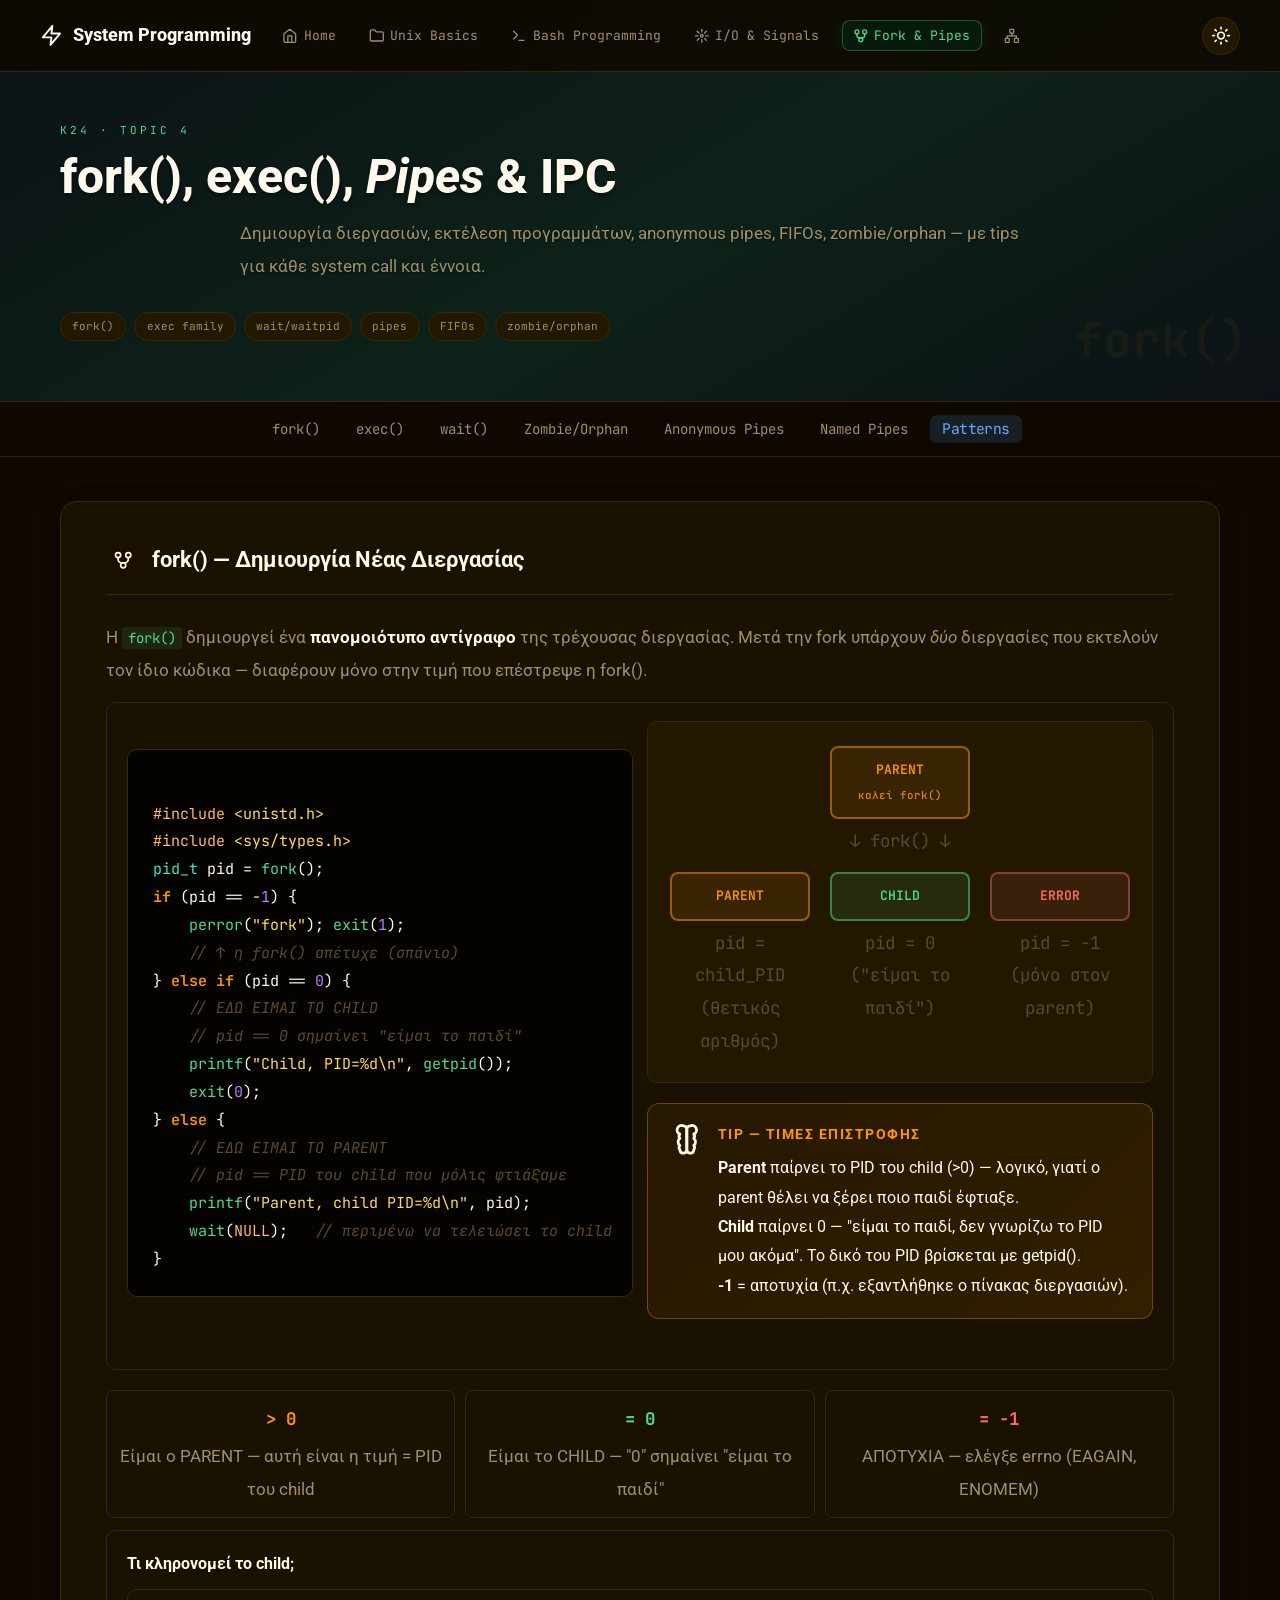
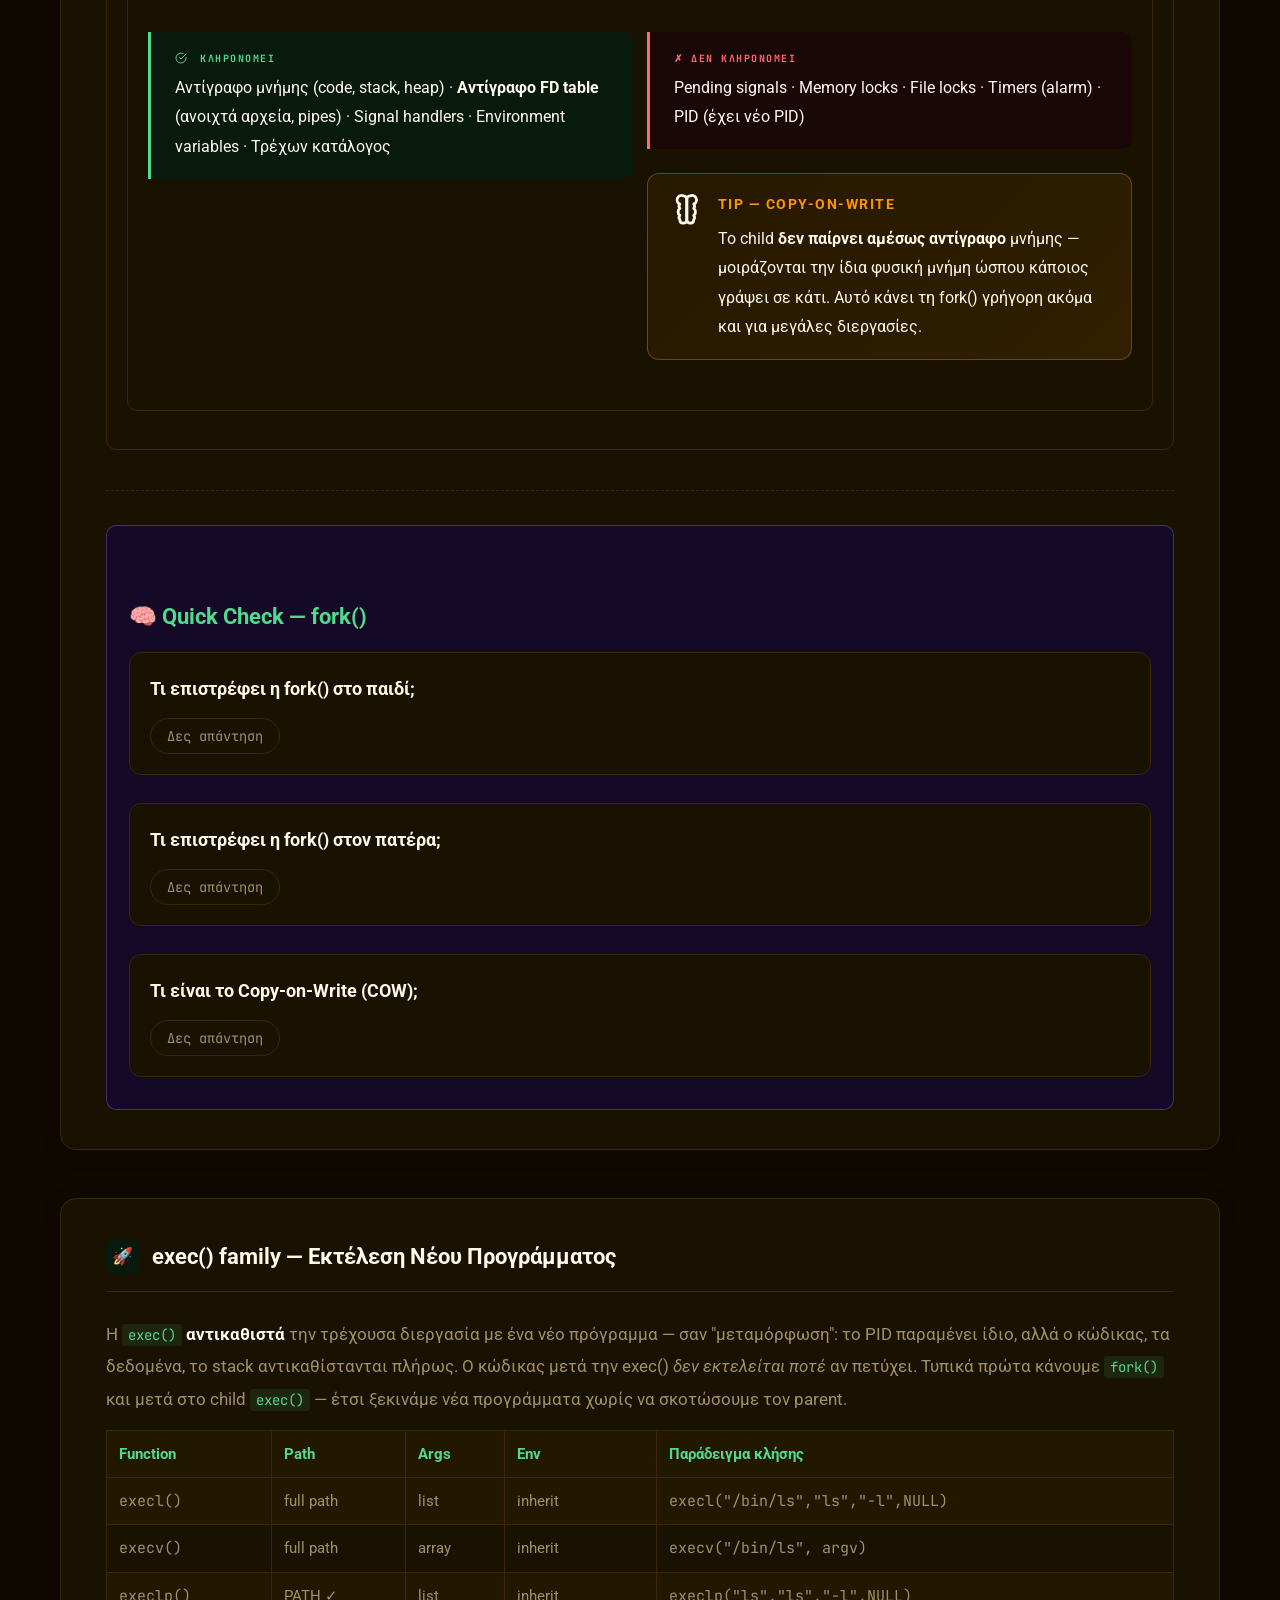
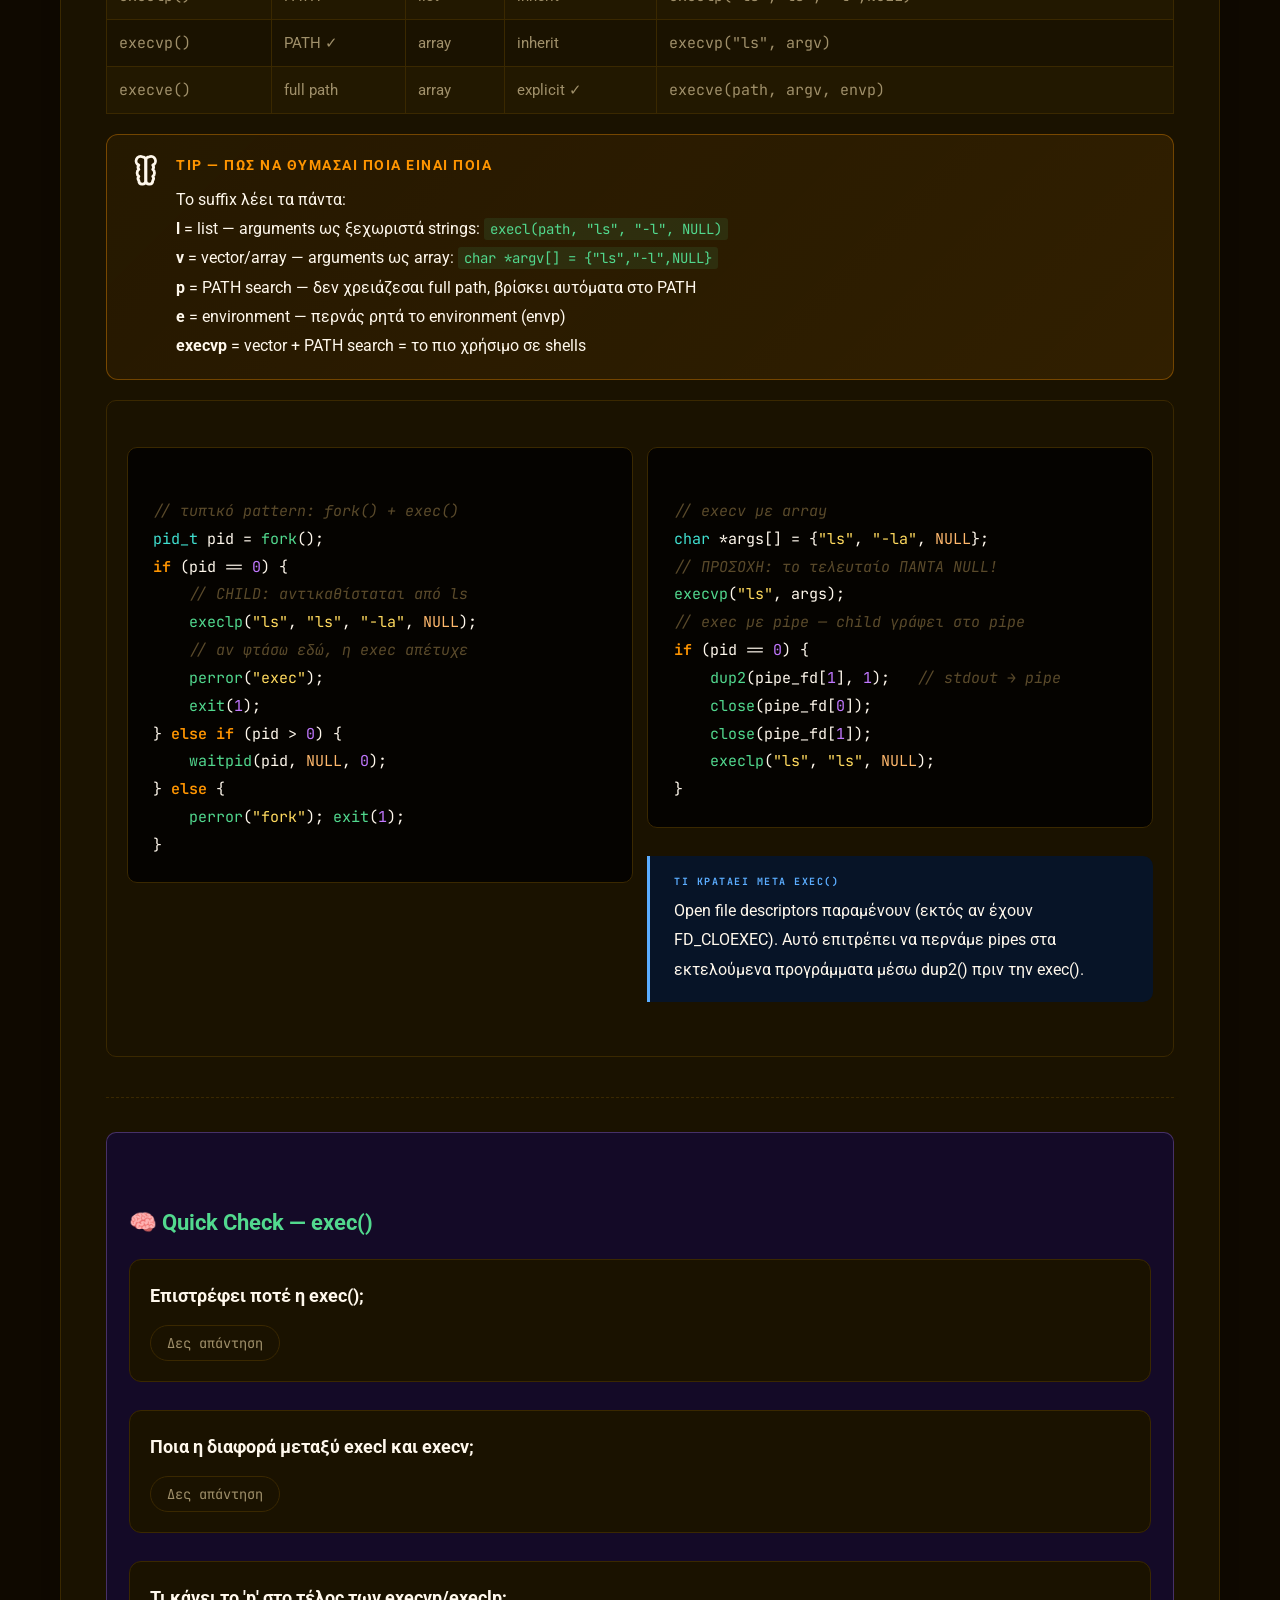
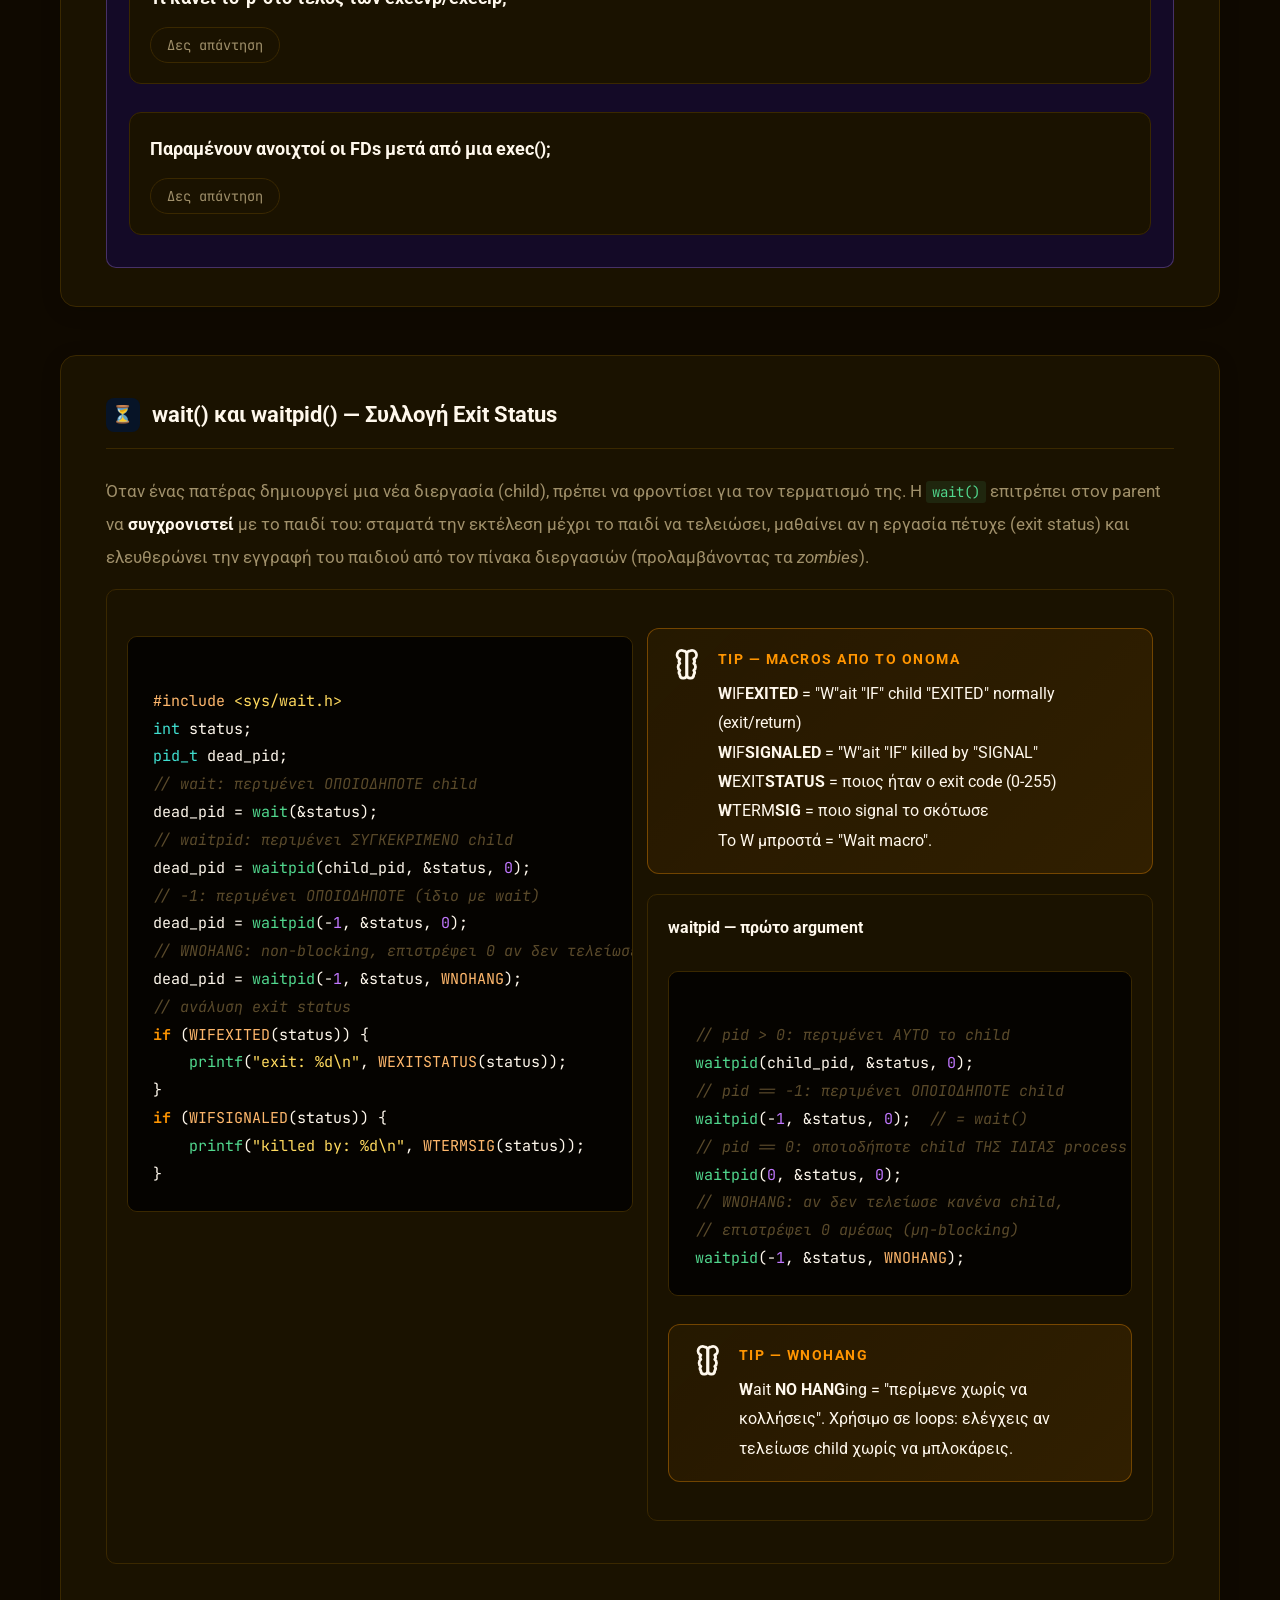
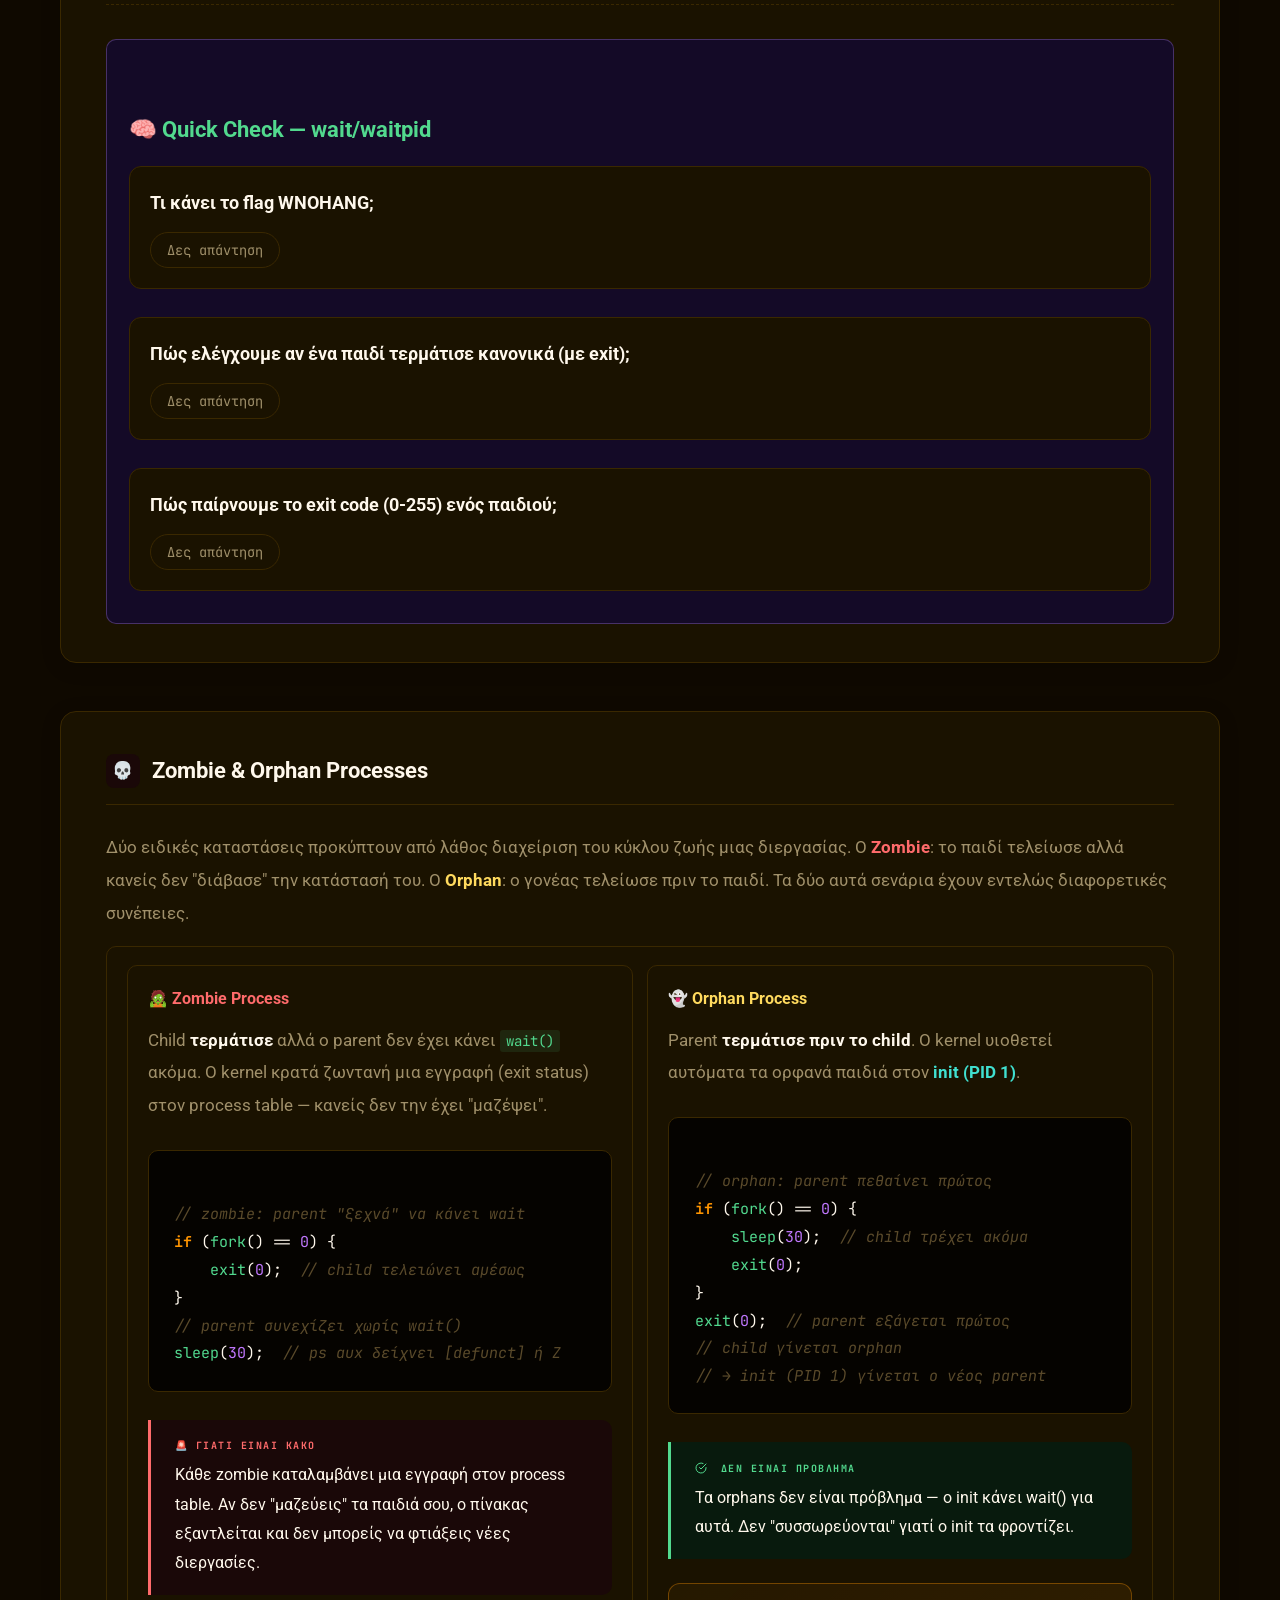
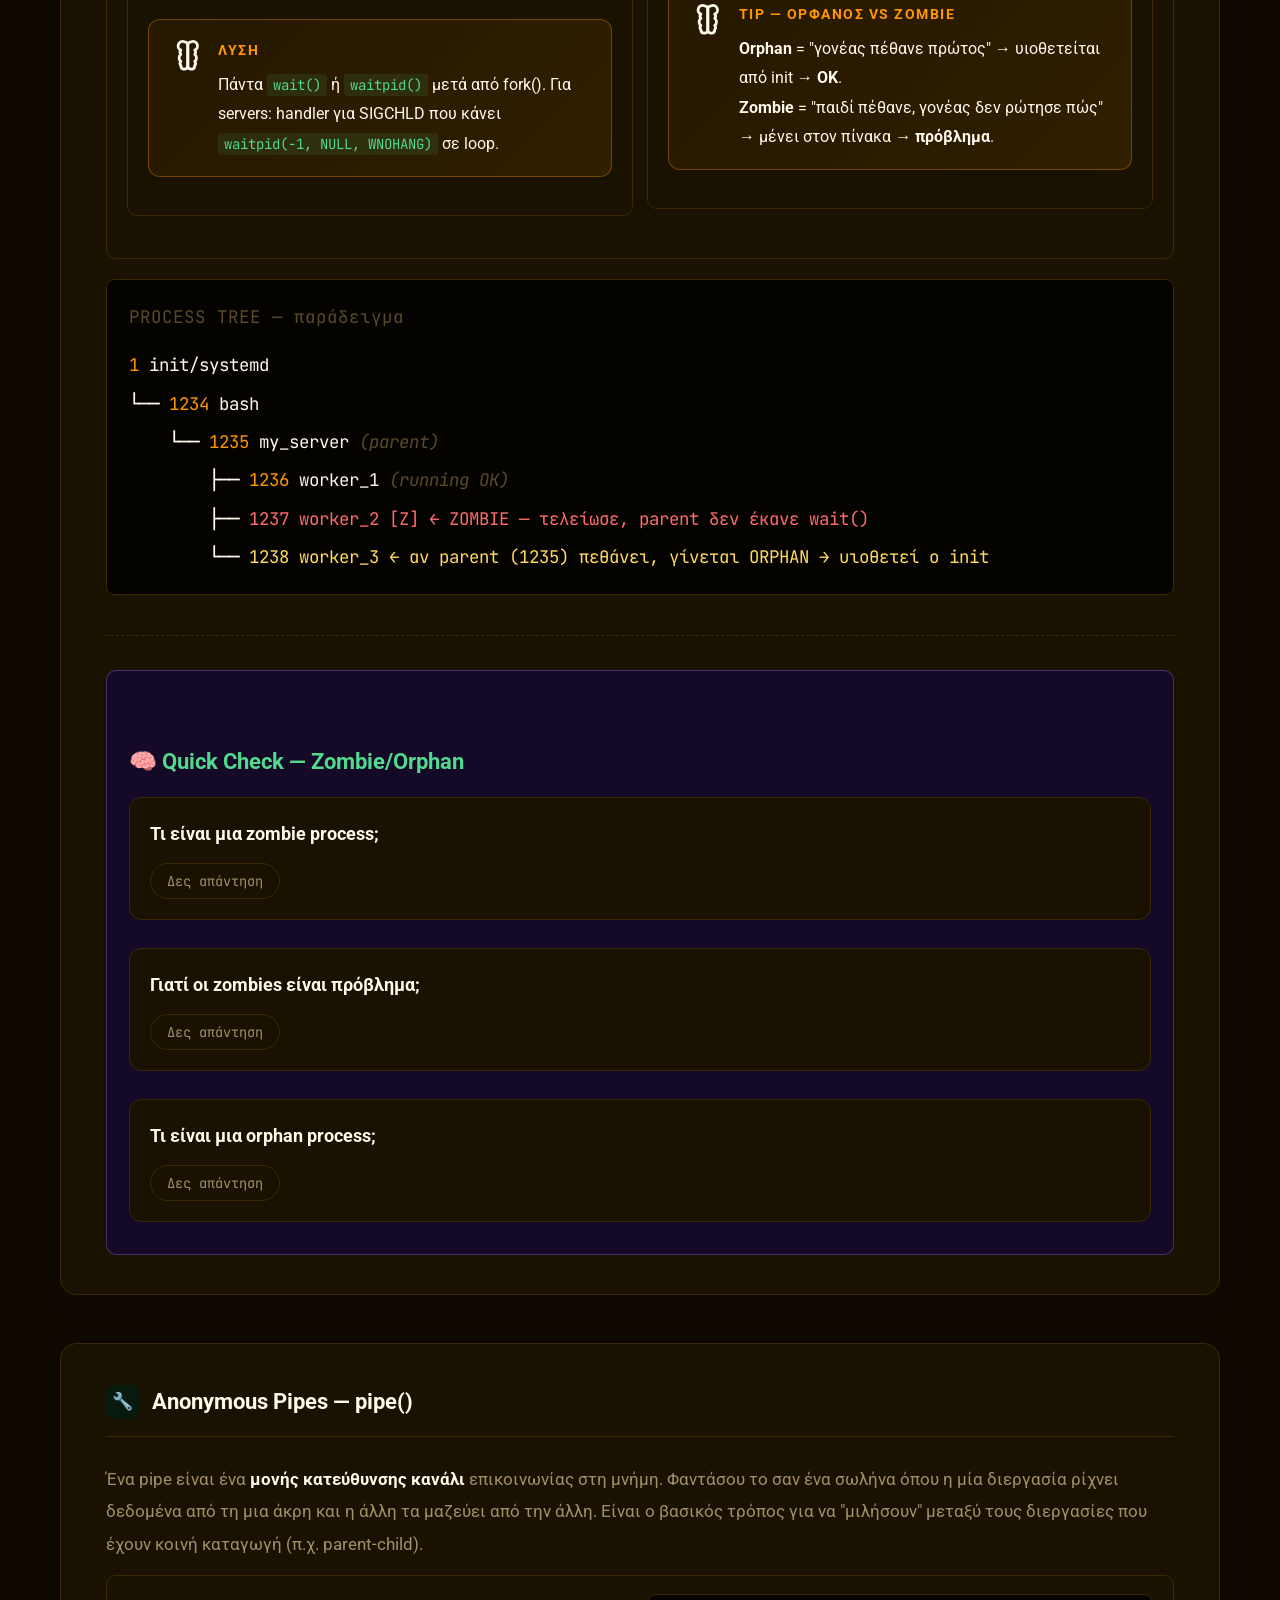
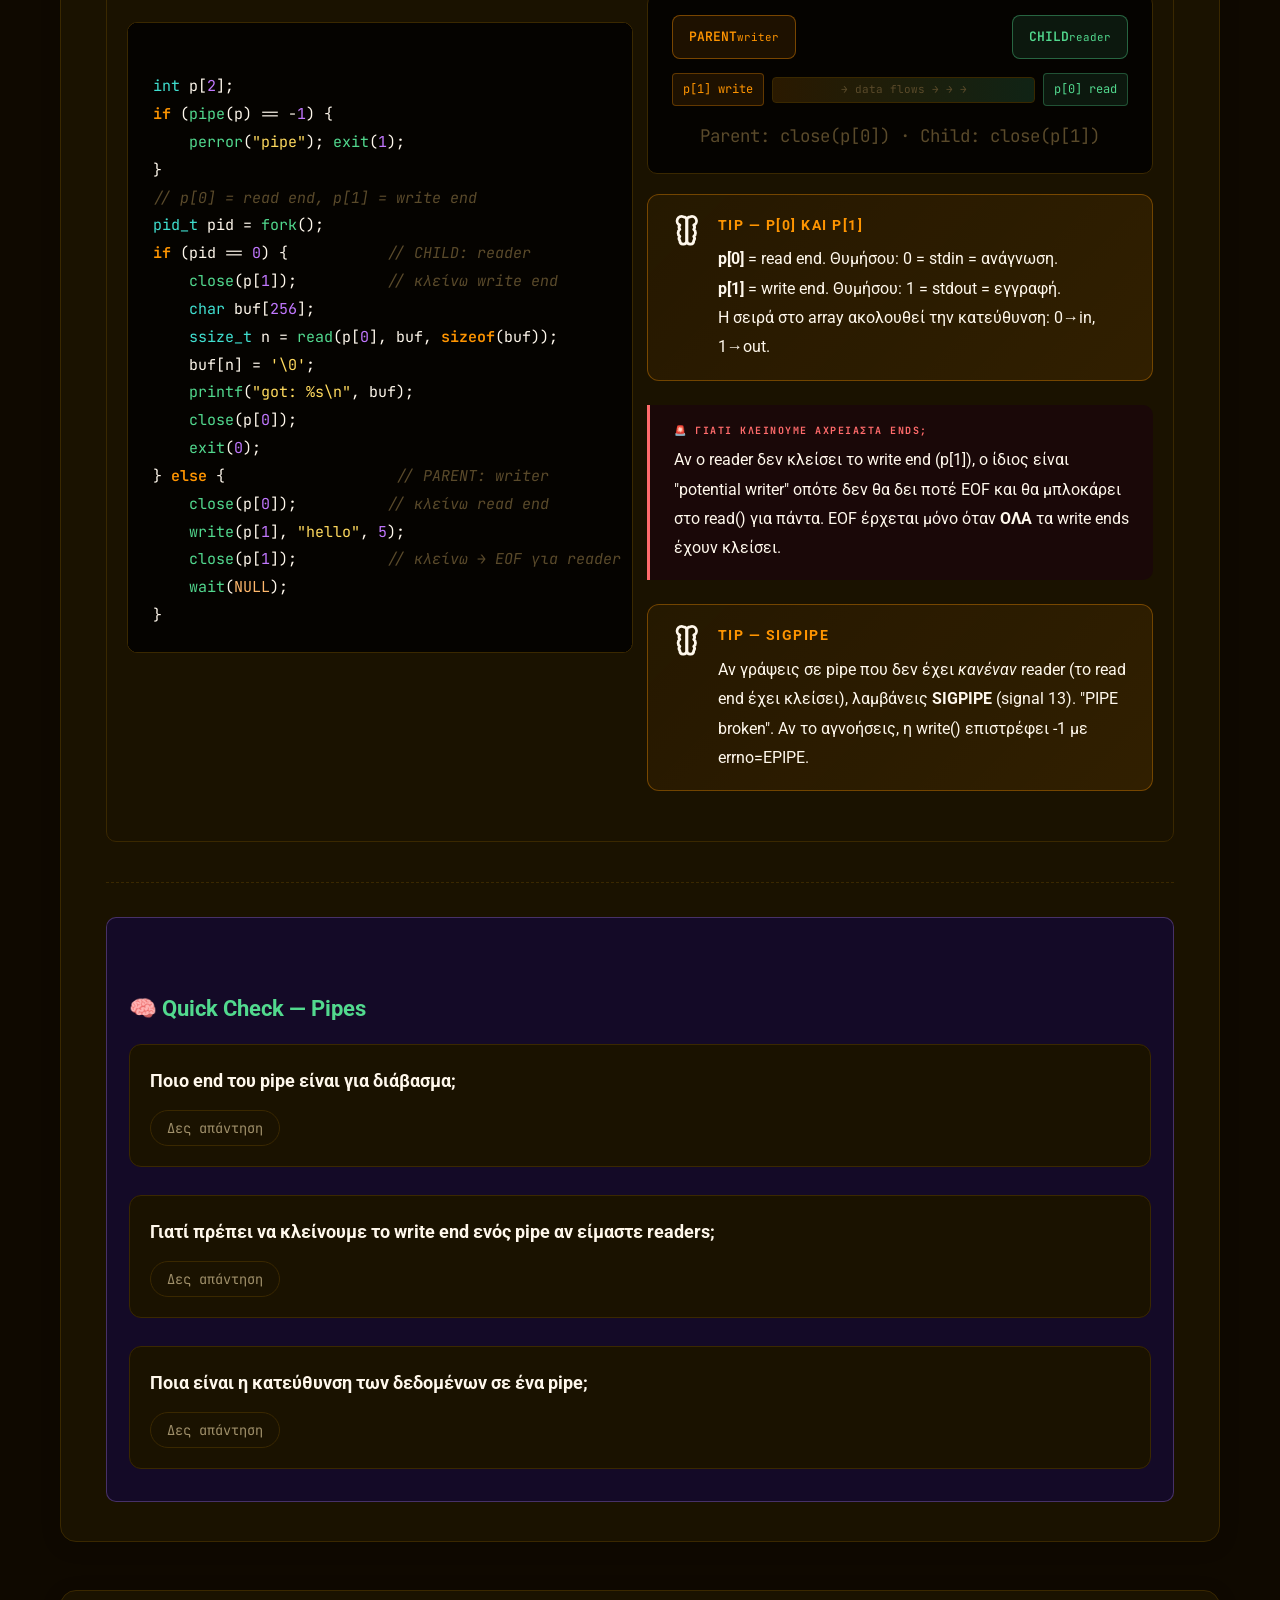
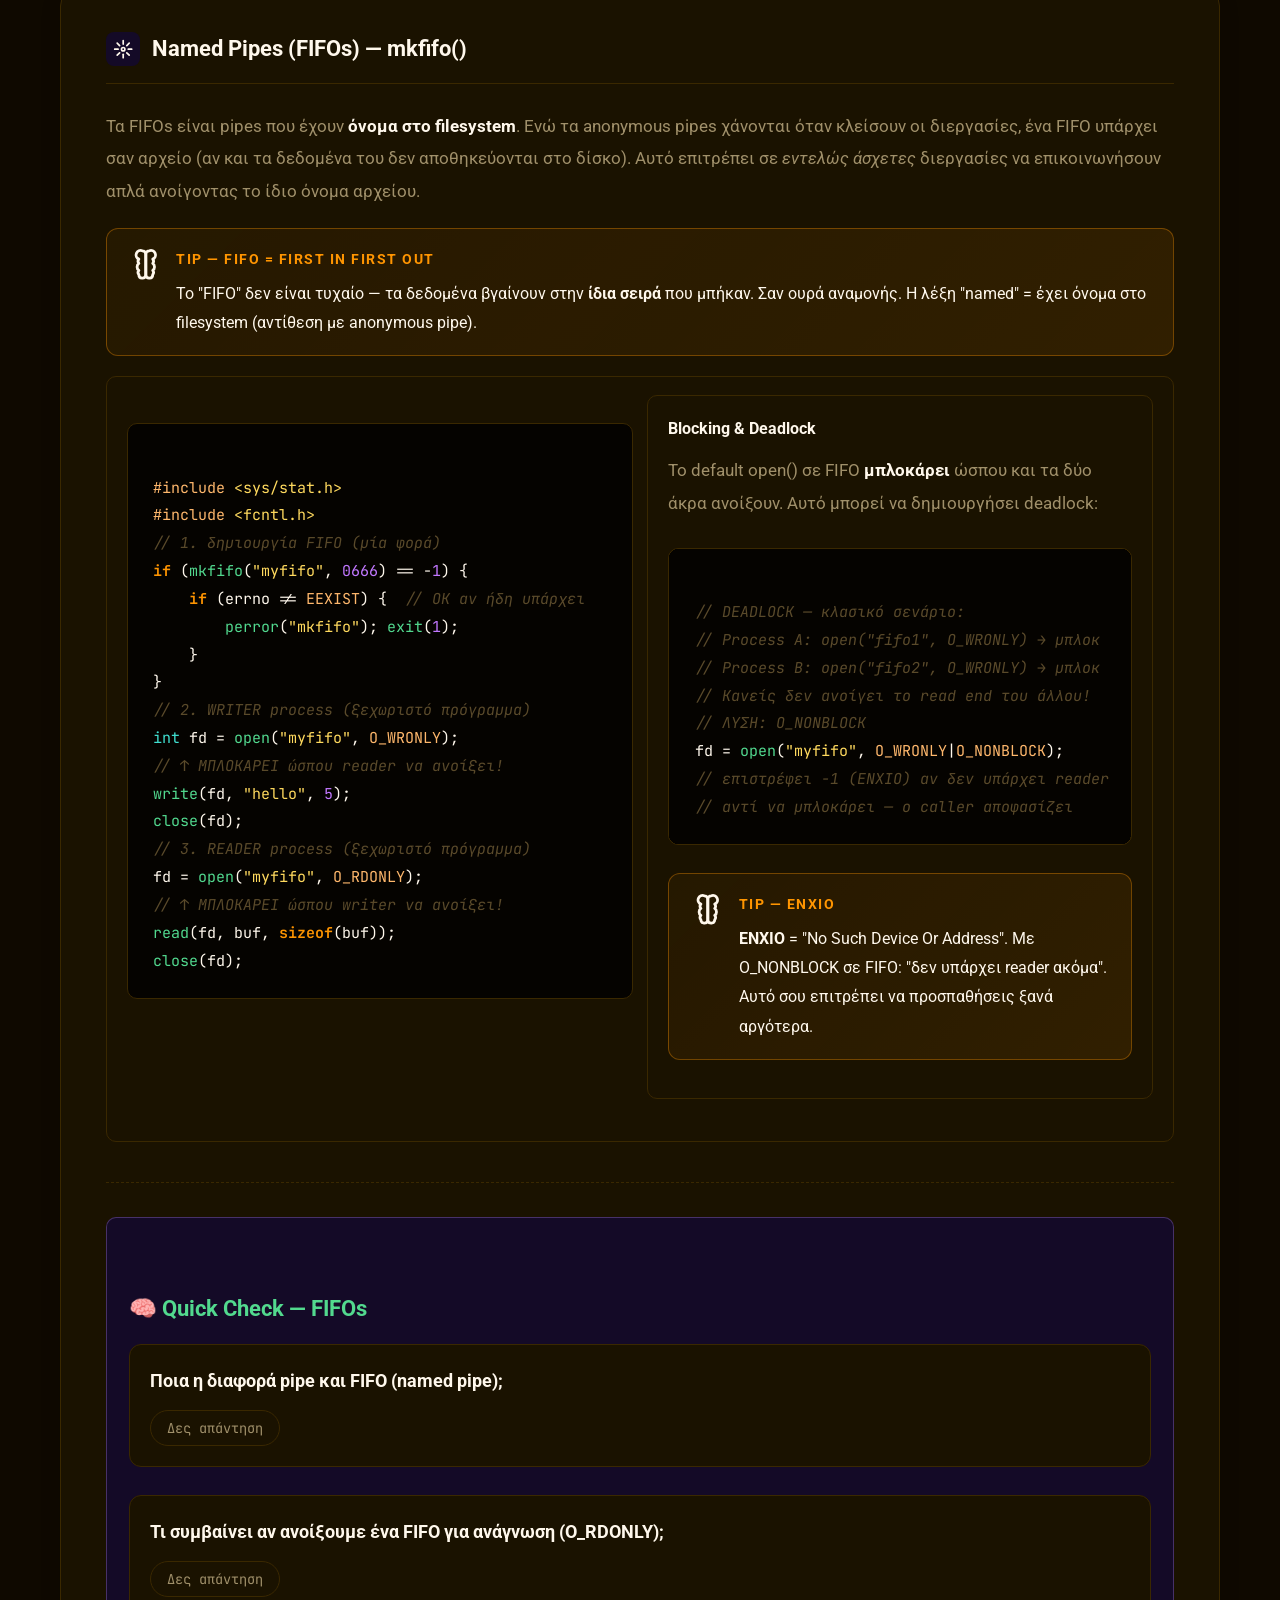
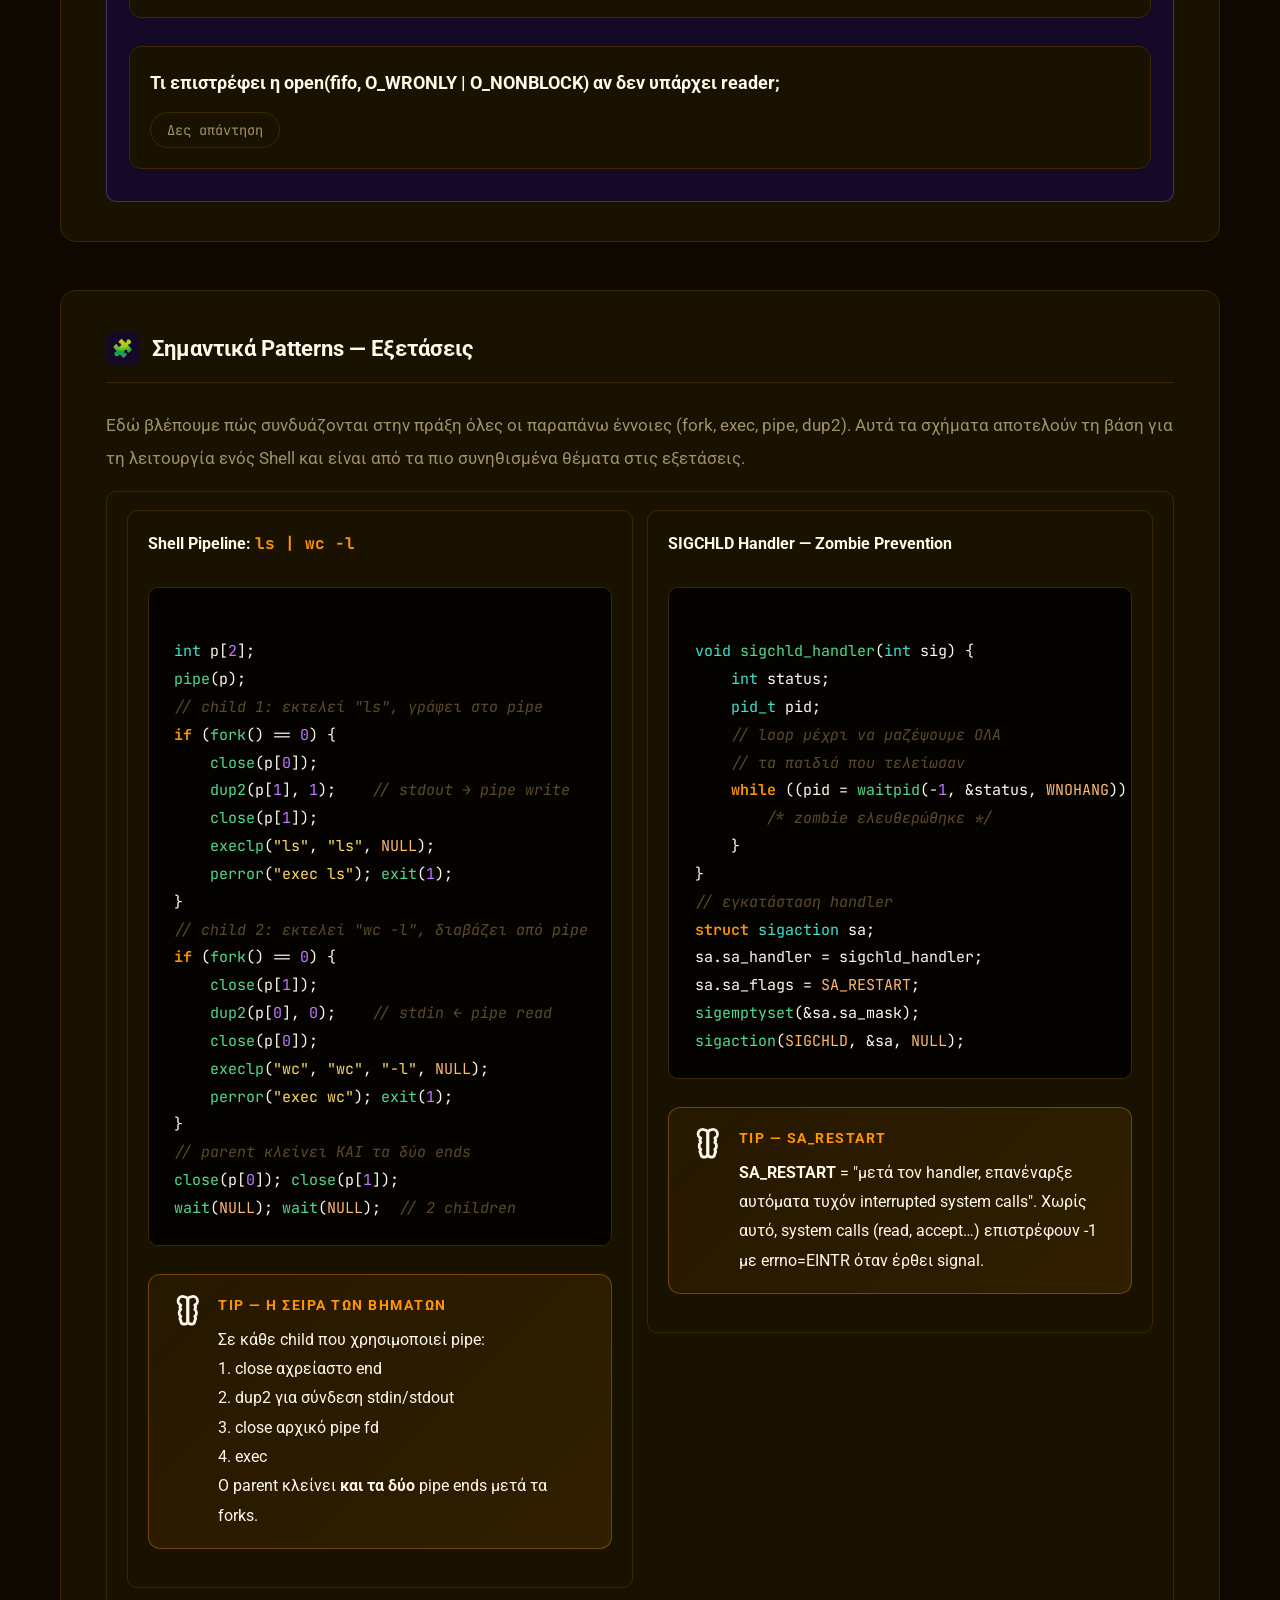
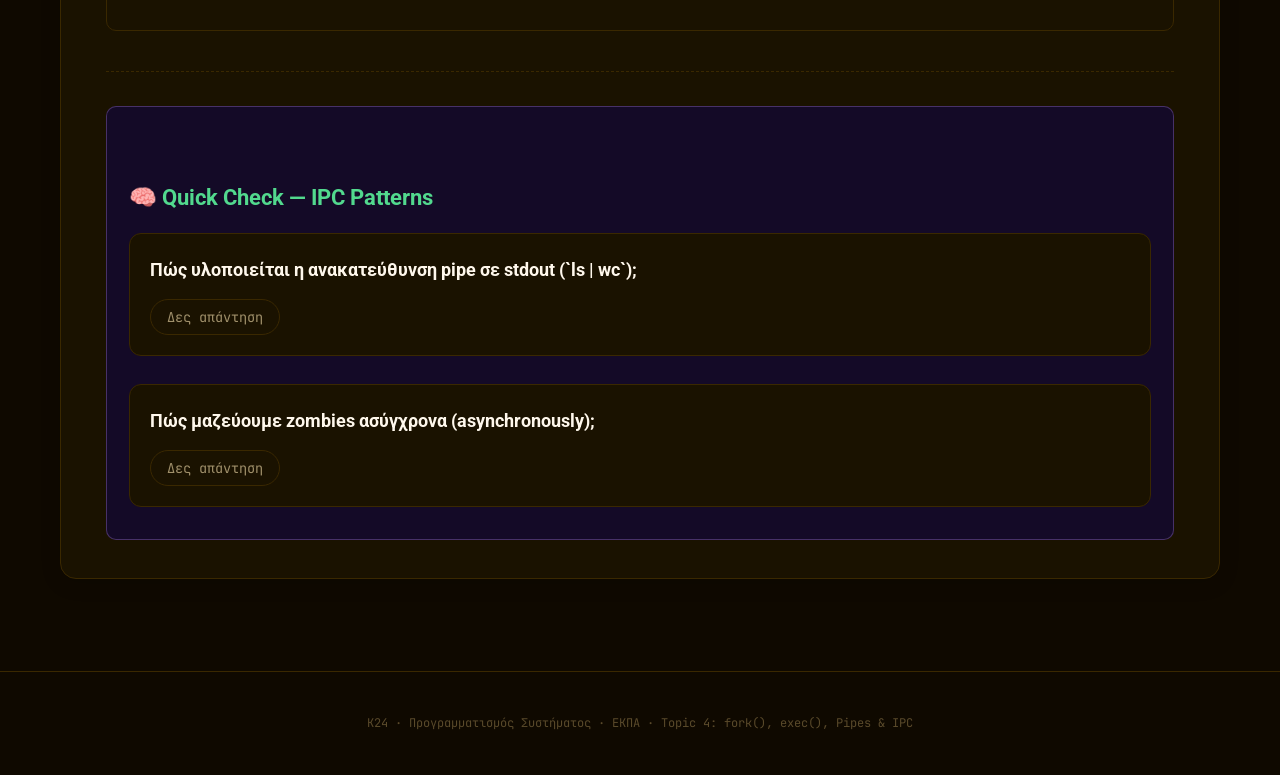
<file: topic4_fork_pipes.html>
<!DOCTYPE html>
<html lang="el">

<head>
  <meta charset="UTF-8">
  <meta name="viewport" content="width=device-width, initial-scale=1.0">
  <title>Topic 4 · Fork, Exec, Pipes &amp; IPC</title>
  <link
    href="https://fonts.googleapis.com/css2?family=JetBrains+Mono:wght@400;600;700&family=Syne:wght@400;700;800&family=Lora:ital,wght@0,400;0,600;1,400&display=swap"
    rel="stylesheet">
  <link rel="stylesheet" href="styles/base.css">
  <link rel="stylesheet" href="styles/layout.css">
  <link rel="stylesheet" href="styles/components.css">
  <style>
    :root {
      --bg: #0f0900;
      --bg-rgb: 15, 9, 0;
      --surf: #1a1200;
      --surf2: #221800;
      --border: #3a2800;
      --orange: #ff9500;
      --orange-rgb: 255, 149, 0;
      --odim: #1a0f00;
      --green: #52d98e;
      --green-rgb: 82, 217, 142;
      --gdim: #081a0d;
      --blue: #5badff;
      --bdim: #071427;
      --yellow: #ffda5e;
      --ydim: #1a1400;
      --red: #ff6b6b;
      --rdim: #1a0808;
      --purple: #c278ff;
      --pdim: #140a27;
      --cyan: #40e0d0;
      --txt: #fff8ec;
      --muted: #a0906a;
      --dim: #5a4a2a
    }

    .hero::after {
      content: 'fork()';
      position: absolute;
      right: 32px;
      bottom: 16px;
      font-family: 'JetBrains Mono', monospace;
      font-size: clamp(1.5rem, 4vw, 3rem);
      color: rgba(255, 149, 0, .05);
      pointer-events: none;
      font-weight: 700
    }

    .cb {
      background: #050300;
    }

    .kw {
      color: var(--orange);
      font-weight: 600
    }

    .fn {
      color: var(--green)
    }

    .st {
      color: var(--yellow)
    }

    .cm {
      color: var(--dim);
      font-style: italic
    }

    .nm {
      color: var(--purple)
    }

    .tp {
      color: var(--cyan)
    }

    .mc {
      color: #ffb86c
    }

    .pr {
      color: var(--muted)
    }

    .ok {
      color: var(--green)
    }

    .er {
      color: var(--red)
    }

    .fork-arr {
      color: var(--dim);
      padding: 6px 0
    }

    .fork-split {
      display: flex;
      gap: 20px;
      justify-content: center;
      margin-top: 8px
    }

    .fork-branch {
      display: flex;
      flex-direction: column;
      align-items: center;
      gap: 6px
    }

    .fork-val {
      color: var(--dim)
    }

    .pipe-diag {
      background: #050300;
      border: 1px solid var(--border);
      border-radius: 10px;
      padding: 20px 24px
    }

    .pipe-fd {
      border-radius: 4px;
      padding: 4px 10px
    }

    .ptree {
      font-family: 'JetBrains Mono', monospace;
      line-height: 2.2;
      background: #050300;
      border: 1px solid var(--border);
      border-radius: 8px;
      padding: 18px 22px
    }

    .pt-pid {
      color: var(--orange)
    }

    .pt-name {
      color: var(--txt)
    }

    .pt-dim {
      color: var(--dim);
      font-style: italic
    }

    .pt-zombie {
      color: var(--red)
    }

    .pt-orphan {
      color: var(--yellow)
    }

    .retval-row {
      display: flex;
      gap: 10px;
      flex-wrap: wrap;
      margin: 12px 0
    }

    .retval {
      flex: 1;
      min-width: 120px;
      background: var(--surf);
      border: 1px solid var(--border);
      border-radius: 8px;
      padding: 12px;
      text-align: center
    }

    .retval-num {
      font-family: 'JetBrains Mono', monospace;
      font-weight: 700;
      margin-bottom: 4px
    }

    .retval-desc {
      color: var(--muted)
    }

    html[data-theme="light"] .hero {
      background: var(--hero-bg);
      background-image: linear-gradient(150deg, rgb(248, 250, 252) 0%, rgb(240, 253, 244) 55%, rgb(248, 250, 252) 100%);
      background-position-x: initial;
      background-position-y: initial;
      background-size: initial;
      background-repeat: initial;
      background-attachment: initial;
      background-origin: initial;
      background-clip: initial;
    }

    html[data-theme="light"] .hero::after {
      color: rgba(var(--green-rgb), 0.15);
    }


    .hero {
      background: var(--hero-bg);
      background-image: linear-gradient(150deg, rgb(13, 17, 23) 0%, rgb(13, 34, 24) 55%, rgb(13, 17, 23) 100%);
      background-position-x: initial;
      background-position-y: initial;
      background-size: initial;
      background-repeat: initial;
      background-attachment: initial;
      background-origin: initial;
      background-clip: initial;
    }
  </style>
  <script src="js/nav.js" defer></script>
  <script src="data/questions.js" defer></script>
  <script src="js/quiz-loader.js" defer></script>
</head>

<body>
  <div id="site-nav"></div>

  <div class="hero">
    <div class="hero-label">K24 · Topic 4</div>
    <h1>fork(), exec(), <em>Pipes</em> &amp; IPC</h1>
    <p>Δημιουργία διεργασιών, εκτέλεση προγραμμάτων, anonymous pipes, FIFOs, zombie/orphan — με tips για κάθε system
      call και έννοια.</p>
    <div class="chips">
      <span class="chip">fork()</span><span class="chip">exec family</span><span class="chip">wait/waitpid</span>
      <span class="chip">pipes</span><span class="chip">FIFOs</span><span class="chip">zombie/orphan</span>
    </div>
  </div>

  <nav class="toc">
    <a href="#fork">fork()</a><a href="#exec">exec()</a><a href="#wait">wait()</a>
    <a href="#zombie">Zombie/Orphan</a><a href="#pipes">Anonymous Pipes</a>
    <a href="#fifo">Named Pipes</a><a href="#patterns">Patterns</a>
  </nav>

  <div class="wrap">

    <!-- FORK -->
    <section id="fork">
      <div class="sh">
        <div class="sh-icon bg-orange-dim">🔀</div>
        <h2>fork() — Δημιουργία Νέας Διεργασίας</h2>
      </div>

      <p class="section-desc-lg">
        Η <code>fork()</code> δημιουργεί ένα <strong class="text-primary">πανομοιότυπο αντίγραφο</strong> της τρέχουσας
        διεργασίας.
        Μετά την fork υπάρχουν <em>δύο</em> διεργασίες που εκτελούν τον ίδιο κώδικα —
        διαφέρουν μόνο στην τιμή που επέστρεψε η fork().
      </p>

      <div class="grid2">
        <div>
          <div class="cb">
<span class="mc">#include</span> <span class="st">&lt;unistd.h&gt;</span>
<span class="mc">#include</span> <span class="st">&lt;sys/types.h&gt;</span>
<span class="tp">pid_t</span> pid = <span class="fn">fork</span>();
<span class="kw">if</span> (pid == -<span class="nm">1</span>) {
    <span class="fn">perror</span>(<span class="st">"fork"</span>); <span class="fn">exit</span>(<span class="nm">1</span>);
    <span class="cm">// ↑ η fork() απέτυχε (σπάνιο)</span>
} <span class="kw">else if</span> (pid == <span class="nm">0</span>) {
    <span class="cm">// ΕΔΩ ΕΙΜΑΙ ΤΟ CHILD</span>
    <span class="cm">// pid == 0 σημαίνει "είμαι το παιδί"</span>
    <span class="fn">printf</span>(<span class="st">"Child, PID=%d\n"</span>, <span class="fn">getpid</span>());
    <span class="fn">exit</span>(<span class="nm">0</span>);
} <span class="kw">else</span> {
    <span class="cm">// ΕΔΩ ΕΙΜΑΙ ΤΟ PARENT</span>
    <span class="cm">// pid == PID του child που μόλις φτιάξαμε</span>
    <span class="fn">printf</span>(<span class="st">"Parent, child PID=%d\n"</span>, pid);
    <span class="fn">wait</span>(<span class="mc">NULL</span>);   <span class="cm">// περιμένω να τελειώσει το child</span>
}
</div>
        </div>

        <div>
          <div class="fork-diagram">
            <div class="fork-proc fp-parent">PARENT<br><small class="text-orange-alpha-fw400">καλεί fork()</small></div>
            <div class="fork-arr">↓ fork() ↓</div>
            <div class="fork-split">
              <div class="fork-branch">
                <div class="fork-proc fp-parent">PARENT</div>
                <div class="fork-val">pid = child_PID<br>(θετικός αριθμός)</div>
              </div>
              <div class="fork-branch">
                <div class="fork-proc fp-child">CHILD</div>
                <div class="fork-val">pid = 0<br>("είμαι το παιδί")</div>
              </div>
              <div class="fork-branch">
                <div class="fork-proc fp-err">ERROR</div>
                <div class="fork-val">pid = -1<br>(μόνο στον parent)</div>
              </div>
            </div>
          </div>

          <div class="tip">
            <div class="tip-icon">🧠</div>
            <div>
              <div class="tip-title">Tip — τιμές επιστροφής</div>
              <div class="tip-text">
                <strong>Parent</strong> παίρνει το PID του child (>0) — λογικό, γιατί ο parent θέλει να ξέρει ποιο παιδί
                έφτιαξε.<br>
                <strong>Child</strong> παίρνει 0 — "είμαι το παιδί, δεν γνωρίζω το PID μου ακόμα". Το δικό του PID
                βρίσκεται με getpid().<br>
                <strong>-1</strong> = αποτυχία (π.χ. εξαντλήθηκε ο πίνακας διεργασιών).
              </div>
            </div>
          </div>
        </div>
      </div>

      <div class="retval-row">
        <div class="retval">
          <div class="retval-num text-orange">&gt; 0</div>
          <div class="retval-desc">Είμαι ο PARENT — αυτή είναι η τιμή = PID του child</div>
        </div>
        <div class="retval">
          <div class="retval-num text-green">= 0</div>
          <div class="retval-desc">Είμαι το CHILD — "0" σημαίνει "είμαι το παιδί"</div>
        </div>
        <div class="retval">
          <div class="retval-num text-red">= -1</div>
          <div class="retval-desc">ΑΠΟΤΥΧΙΑ — ελέγξε errno (EAGAIN, ENOMEM)</div>
        </div>
      </div>

      <div class="card">
        <div class="card-title">Τι κληρονομεί το child;</div>
        <div class="grid2">
          <div>
            <div class="gbox">
              <div class="lbl text-green">✅ Κληρονομεί</div>
              Αντίγραφο μνήμης (code, stack, heap) · <strong class="text-primary">Αντίγραφο FD table</strong> (ανοιχτά
              αρχεία, pipes) · Signal handlers · Environment variables · Τρέχων κατάλογος
            </div>
          </div>
          <div>
            <div class="rbox">
              <div class="lbl text-red">✗ ΔΕΝ κληρονομεί</div>
              Pending signals · Memory locks · File locks · Timers (alarm) · PID (έχει νέο PID)
            </div>
            <div class="tip">
              <div class="tip-icon">🧠</div>
              <div>
                <div class="tip-title">Tip — Copy-on-Write</div>
                <div class="tip-text">Το child <strong>δεν παίρνει αμέσως αντίγραφο</strong> μνήμης — μοιράζονται την
                  ίδια φυσική μνήμη ώσπου κάποιος γράψει σε κάτι. Αυτό κάνει τη fork() γρήγορη ακόμα και για μεγάλες
                  διεργασίες.</div>
              </div>
            </div>
          </div>
        </div>
      </div>

      <div class="section-quiz" data-topic="topic4" data-section="fork"></div>
    </section>

    <!-- EXEC -->
    <section id="exec">
      <div class="sh">
        <div class="sh-icon bg-green-dim">🚀</div>
        <h2>exec() family — Εκτέλεση Νέου Προγράμματος</h2>
      </div>

      <p class="section-desc">
        Η <code>exec()</code> <strong class="text-primary">αντικαθιστά</strong> την τρέχουσα διεργασία με ένα νέο
        πρόγραμμα — σαν "μεταμόρφωση": το PID παραμένει ίδιο, αλλά ο κώδικας, τα δεδομένα, το stack αντικαθίστανται
        πλήρως.
        Ο κώδικας μετά την exec() <em>δεν εκτελείται ποτέ</em> αν πετύχει. Τυπικά πρώτα κάνουμε <code>fork()</code> και
        μετά στο child <code>exec()</code> — έτσι ξεκινάμε νέα προγράμματα χωρίς να σκοτώσουμε τον parent.
      </p>

      <table class="etbl mb-14">
        <tr>
          <th>Function</th>
          <th>Path</th>
          <th>Args</th>
          <th>Env</th>
          <th>Παράδειγμα κλήσης</th>
        </tr>
        <tr>
          <td class="mono">execl()</td>
          <td>full path</td>
          <td>list</td>
          <td>inherit</td>
          <td class="mono text-muted">execl("/bin/ls","ls","-l",NULL)</td>
        </tr>
        <tr>
          <td class="mono">execv()</td>
          <td>full path</td>
          <td>array</td>
          <td>inherit</td>
          <td class="mono text-muted">execv("/bin/ls", argv)</td>
        </tr>
        <tr>
          <td class="mono">execlp()</td>
          <td class="text-green">PATH ✓</td>
          <td>list</td>
          <td>inherit</td>
          <td class="mono text-muted">execlp("ls","ls","-l",NULL)</td>
        </tr>
        <tr>
          <td class="mono">execvp()</td>
          <td class="text-green">PATH ✓</td>
          <td>array</td>
          <td>inherit</td>
          <td class="mono text-muted">execvp("ls", argv)</td>
        </tr>
        <tr>
          <td class="mono">execve()</td>
          <td>full path</td>
          <td>array</td>
          <td class="text-green">explicit ✓</td>
          <td class="mono text-muted">execve(path, argv, envp)</td>
        </tr>
      </table>

      <div class="tip">
        <div class="tip-icon">🧠</div>
        <div>
          <div class="tip-title">Tip — πώς να θυμάσαι ποια είναι ποια</div>
          <div class="tip-text">
            Το suffix λέει τα πάντα:<br>
            <strong>l</strong> = list — arguments ως ξεχωριστά strings: <code>execl(path, "ls", "-l", NULL)</code><br>
            <strong>v</strong> = vector/array — arguments ως array: <code>char *argv[] = {"ls","-l",NULL}</code><br>
            <strong>p</strong> = PATH search — δεν χρειάζεσαι full path, βρίσκει αυτόματα στο PATH<br>
            <strong>e</strong> = environment — περνάς ρητά το environment (envp)<br>
            <strong>execvp</strong> = vector + PATH search = το πιο χρήσιμο σε shells
          </div>
        </div>
      </div>

      <div class="grid2">
        <div>
          <div class="cb">
<span class="cm">// τυπικό pattern: fork() + exec()</span>
<span class="tp">pid_t</span> pid = <span class="fn">fork</span>();
<span class="kw">if</span> (pid == <span class="nm">0</span>) {
    <span class="cm">// CHILD: αντικαθίσταται από ls</span>
    <span class="fn">execlp</span>(<span class="st">"ls"</span>, <span class="st">"ls"</span>, <span class="st">"-la"</span>, <span class="mc">NULL</span>);
    <span class="cm">// αν φτάσω εδώ, η exec απέτυχε</span>
    <span class="fn">perror</span>(<span class="st">"exec"</span>);
    <span class="fn">exit</span>(<span class="nm">1</span>);
} <span class="kw">else if</span> (pid &gt; <span class="nm">0</span>) {
    <span class="fn">waitpid</span>(pid, <span class="mc">NULL</span>, <span class="nm">0</span>);
} <span class="kw">else</span> {
    <span class="fn">perror</span>(<span class="st">"fork"</span>); <span class="fn">exit</span>(<span class="nm">1</span>);
}
</div>
        </div>
        <div>
          <div class="cb">
<span class="cm">// execv με array</span>
<span class="tp">char</span> *args[] = {<span class="st">"ls"</span>, <span class="st">"-la"</span>, <span class="mc">NULL</span>};
<span class="cm">// ΠΡΟΣΟΧΗ: το τελευταίο ΠΑΝΤΑ NULL!</span>
<span class="fn">execvp</span>(<span class="st">"ls"</span>, args);
<span class="cm">// exec με pipe — child γράφει στο pipe</span>
<span class="kw">if</span> (pid == <span class="nm">0</span>) {
    <span class="fn">dup2</span>(pipe_fd[<span class="nm">1</span>], <span class="nm">1</span>);   <span class="cm">// stdout → pipe</span>
    <span class="fn">close</span>(pipe_fd[<span class="nm">0</span>]);
    <span class="fn">close</span>(pipe_fd[<span class="nm">1</span>]);
    <span class="fn">execlp</span>(<span class="st">"ls"</span>, <span class="st">"ls"</span>, <span class="mc">NULL</span>);
}
</div>
          <div class="ibox">
            <div class="lbl text-blue">Τι κρατάει μετά exec()</div>Open file descriptors παραμένουν (εκτός αν έχουν
            FD_CLOEXEC). Αυτό επιτρέπει να περνάμε pipes στα εκτελούμενα προγράμματα μέσω dup2() πριν την exec().
          </div>
        </div>
      </div>

      <div class="section-quiz" data-topic="topic4" data-section="exec"></div>
    </section>

    <!-- WAIT -->
    <section id="wait">
      <div class="sh">
        <div class="sh-icon bg-blue-dim">⏳</div>
        <h2>wait() και waitpid() — Συλλογή Exit Status</h2>
      </div>

      <p class="section-desc-lg">
        Όταν ένας πατέρας δημιουργεί μια νέα διεργασία (child), πρέπει να φροντίσει για τον τερματισμό της.
        Η <code>wait()</code> επιτρέπει στον parent να <strong class="text-primary">συγχρονιστεί</strong> με το παιδί
        του: σταματά την εκτέλεση μέχρι το παιδί να τελειώσει,
        μαθαίνει αν η εργασία πέτυχε (exit status) και ελευθερώνει την εγγραφή του παιδιού από τον πίνακα διεργασιών
        (προλαμβάνοντας τα <em>zombies</em>).
      </p>

      <div class="grid2">
        <div>
          <div class="cb">
<span class="mc">#include</span> <span class="st">&lt;sys/wait.h&gt;</span>
<span class="tp">int</span> status;
<span class="tp">pid_t</span> dead_pid;
<span class="cm">// wait: περιμένει ΟΠΟΙΟΔΗΠΟΤΕ child</span>
dead_pid = <span class="fn">wait</span>(&amp;status);
<span class="cm">// waitpid: περιμένει ΣΥΓΚΕΚΡΙΜΕΝΟ child</span>
dead_pid = <span class="fn">waitpid</span>(child_pid, &amp;status, <span class="nm">0</span>);
<span class="cm">// -1: περιμένει ΟΠΟΙΟΔΗΠΟΤΕ (ίδιο με wait)</span>
dead_pid = <span class="fn">waitpid</span>(-<span class="nm">1</span>, &amp;status, <span class="nm">0</span>);
<span class="cm">// WNOHANG: non-blocking, επιστρέφει 0 αν δεν τελείωσε</span>
dead_pid = <span class="fn">waitpid</span>(-<span class="nm">1</span>, &amp;status, <span class="mc">WNOHANG</span>);
<span class="cm">// ανάλυση exit status</span>
<span class="kw">if</span> (<span class="mc">WIFEXITED</span>(status)) {
    <span class="fn">printf</span>(<span class="st">"exit: %d\n"</span>, <span class="mc">WEXITSTATUS</span>(status));
}
<span class="kw">if</span> (<span class="mc">WIFSIGNALED</span>(status)) {
    <span class="fn">printf</span>(<span class="st">"killed by: %d\n"</span>, <span class="mc">WTERMSIG</span>(status));
}
</div>
        </div>
        <div>
          <div class="tip">
            <div class="tip-icon">🧠</div>
            <div>
              <div class="tip-title">Tip — macros από το όνομα</div>
              <div class="tip-text">
                <strong>W</strong>IF<strong>EXITED</strong> = "W"ait "IF" child "EXITED" normally (exit/return)<br>
                <strong>W</strong>IF<strong>SIGNALED</strong> = "W"ait "IF" killed by "SIGNAL"<br>
                <strong>W</strong>EXIT<strong>STATUS</strong> = ποιος ήταν ο exit code (0-255)<br>
                <strong>W</strong>TERM<strong>SIG</strong> = ποιο signal το σκότωσε<br>
                Το W μπροστά = "Wait macro".
              </div>
            </div>
          </div>
          <div class="card">
            <div class="card-title">waitpid — πρώτο argument</div>
            <div class="cb">
<span class="cm">// pid > 0: περιμένει ΑΥΤΟ το child</span>
<span class="fn">waitpid</span>(child_pid, &amp;status, <span class="nm">0</span>);
<span class="cm">// pid == -1: περιμένει ΟΠΟΙΟΔΗΠΟΤΕ child</span>
<span class="fn">waitpid</span>(-<span class="nm">1</span>, &amp;status, <span class="nm">0</span>);  <span class="cm">// = wait()</span>
<span class="cm">// pid == 0: οποιοδήποτε child ΤΗΣ ΙΔΙΑΣ process group</span>
<span class="fn">waitpid</span>(<span class="nm">0</span>, &amp;status, <span class="nm">0</span>);
<span class="cm">// WNOHANG: αν δεν τελείωσε κανένα child,</span>
<span class="cm">// επιστρέφει 0 αμέσως (μη-blocking)</span>
<span class="fn">waitpid</span>(-<span class="nm">1</span>, &amp;status, <span class="mc">WNOHANG</span>);
</div>
            <div class="tip">
              <div class="tip-icon">🧠</div>
              <div>
                <div class="tip-title">Tip — WNOHANG</div>
                <div class="tip-text"><strong>W</strong>ait <strong>NO</strong> <strong>HANG</strong>ing = "περίμενε
                  χωρίς να κολλήσεις". Χρήσιμο σε loops: ελέγχεις αν τελείωσε child χωρίς να μπλοκάρεις.</div>
              </div>
            </div>
          </div>
        </div>
      </div>

      <div class="section-quiz" data-topic="topic4" data-section="wait"></div>
    </section>

    <!-- ZOMBIE / ORPHAN -->
    <section id="zombie">
      <div class="sh">
        <div class="sh-icon bg-red-dim">💀</div>
        <h2>Zombie &amp; Orphan Processes</h2>
      </div>

      <p class="section-desc-lg">
        Δύο ειδικές καταστάσεις προκύπτουν από λάθος διαχείριση του κύκλου ζωής μιας διεργασίας.
        Ο <strong class="text-red">Zombie</strong>: το παιδί τελείωσε αλλά κανείς δεν "διάβασε" την κατάστασή του. Ο
        <strong class="text-yellow">Orphan</strong>: ο γονέας τελείωσε πριν το παιδί. Τα δύο αυτά σενάρια έχουν εντελώς
        διαφορετικές συνέπειες.
      </p>

      <div class="grid2">
        <div>
          <div class="card">
            <div class="card-title text-red">🧟 Zombie Process</div>
            <p class="section-desc-xs">
              Child <strong class="text-primary">τερμάτισε</strong> αλλά ο parent
              δεν έχει κάνει <code>wait()</code> ακόμα. Ο kernel κρατά ζωντανή μια
              εγγραφή (exit status) στον process table — κανείς δεν την έχει "μαζέψει".
            </p>
            <div class="cb">
<span class="cm">// zombie: parent "ξεχνά" να κάνει wait</span>
<span class="kw">if</span> (<span class="fn">fork</span>() == <span class="nm">0</span>) {
    <span class="fn">exit</span>(<span class="nm">0</span>);  <span class="cm">// child τελειώνει αμέσως</span>
}
<span class="cm">// parent συνεχίζει χωρίς wait()</span>
<span class="fn">sleep</span>(<span class="nm">30</span>);  <span class="cm">// ps aux δείχνει [defunct] ή Z</span>
</div>
            <div class="rbox">
              <div class="lbl text-red">🚨 Γιατί είναι κακό</div>Κάθε zombie καταλαμβάνει μια εγγραφή στον process
              table. Αν δεν "μαζεύεις" τα παιδιά σου, ο πίνακας εξαντλείται και δεν μπορείς να φτιάξεις νέες διεργασίες.
            </div>
            <div class="tip">
              <div class="tip-icon">🧠</div>
              <div>
                <div class="tip-title">Λύση</div>
                <div class="tip-text">Πάντα <code>wait()</code> ή <code>waitpid()</code> μετά από fork(). Για servers:
                  handler για SIGCHLD που κάνει <code>waitpid(-1, NULL, WNOHANG)</code> σε loop.</div>
              </div>
            </div>
          </div>
        </div>
        <div>
          <div class="card">
            <div class="card-title text-yellow">👻 Orphan Process</div>
            <p class="section-desc-xs">
              Parent <strong class="text-primary">τερμάτισε πριν το child</strong>.
              Ο kernel υιοθετεί αυτόματα τα ορφανά παιδιά στον
              <strong class="text-cyan">init (PID 1)</strong>.
            </p>
            <div class="cb">
<span class="cm">// orphan: parent πεθαίνει πρώτος</span>
<span class="kw">if</span> (<span class="fn">fork</span>() == <span class="nm">0</span>) {
    <span class="fn">sleep</span>(<span class="nm">30</span>);  <span class="cm">// child τρέχει ακόμα</span>
    <span class="fn">exit</span>(<span class="nm">0</span>);
}
<span class="fn">exit</span>(<span class="nm">0</span>);  <span class="cm">// parent εξάγεται πρώτος</span>
<span class="cm">// child γίνεται orphan</span>
<span class="cm">// → init (PID 1) γίνεται ο νέος parent</span>
</div>
            <div class="gbox">
              <div class="lbl text-green">✅ Δεν είναι πρόβλημα</div>Τα orphans δεν είναι πρόβλημα — ο init κάνει wait()
              για αυτά. Δεν "συσσωρεύονται" γιατί ο init τα φροντίζει.
            </div>
            <div class="tip">
              <div class="tip-icon">🧠</div>
              <div>
                <div class="tip-title">Tip — ορφανός vs zombie</div>
                <div class="tip-text"><strong>Orphan</strong> = "γονέας πέθανε πρώτος" → υιοθετείται από init →
                  <strong>ΟΚ</strong>.<br><strong>Zombie</strong> = "παιδί πέθανε, γονέας δεν ρώτησε πώς" → μένει στον
                  πίνακα → <strong>πρόβλημα</strong>.
                </div>
              </div>
            </div>
          </div>
        </div>
      </div>

      <div class="ptree">
        <div class="header-dim">PROCESS TREE — παράδειγμα</div>
        <span class="pt-pid">1</span> <span class="pt-name">init/systemd</span><br>
        └── <span class="pt-pid">1234</span> <span class="pt-name">bash</span><br>
        &nbsp;&nbsp;&nbsp;&nbsp;└── <span class="pt-pid">1235</span> <span class="pt-name">my_server</span> <span
          class="pt-dim">(parent)</span><br>
        &nbsp;&nbsp;&nbsp;&nbsp;&nbsp;&nbsp;&nbsp;&nbsp;├── <span class="pt-pid">1236</span> <span
          class="pt-name">worker_1</span> <span class="pt-dim">(running OK)</span><br>
        &nbsp;&nbsp;&nbsp;&nbsp;&nbsp;&nbsp;&nbsp;&nbsp;├── <span class="pt-zombie">1237 worker_2 [Z] ← ZOMBIE —
          τελείωσε, parent δεν έκανε wait()</span><br>
        &nbsp;&nbsp;&nbsp;&nbsp;&nbsp;&nbsp;&nbsp;&nbsp;└── <span class="pt-orphan">1238 worker_3 ← αν parent (1235)
          πεθάνει, γίνεται ORPHAN → υιοθετεί ο init</span>
      </div>

      <div class="section-quiz" data-topic="topic4" data-section="zombie"></div>
    </section>

    <!-- PIPES -->
    <section id="pipes">
      <div class="sh">
        <div class="sh-icon bg-green-dim">🔧</div>
        <h2>Anonymous Pipes — pipe()</h2>
      </div>

      <p class="section-desc">
        Ένα pipe είναι ένα <strong class="text-primary">μονής κατεύθυνσης κανάλι</strong> επικοινωνίας στη μνήμη.
        Φαντάσου το σαν ένα σωλήνα όπου η μία διεργασία ρίχνει δεδομένα από τη μια άκρη και η άλλη τα μαζεύει από την
        άλλη.
        Είναι ο βασικός τρόπος για να "μιλήσουν" μεταξύ τους διεργασίες που έχουν κοινή καταγωγή (π.χ. parent-child).
      </p>

      <div class="grid2">
        <div>
          <div class="cb">
<span class="tp">int</span> p[<span class="nm">2</span>];
<span class="kw">if</span> (<span class="fn">pipe</span>(p) == -<span class="nm">1</span>) {
    <span class="fn">perror</span>(<span class="st">"pipe"</span>); <span class="fn">exit</span>(<span class="nm">1</span>);
}
<span class="cm">// p[0] = read end, p[1] = write end</span>
<span class="tp">pid_t</span> pid = <span class="fn">fork</span>();
<span class="kw">if</span> (pid == <span class="nm">0</span>) {           <span class="cm">// CHILD: reader</span>
    <span class="fn">close</span>(p[<span class="nm">1</span>]);          <span class="cm">// κλείνω write end</span>
    <span class="tp">char</span> buf[<span class="nm">256</span>];
    <span class="tp">ssize_t</span> n = <span class="fn">read</span>(p[<span class="nm">0</span>], buf, <span class="kw">sizeof</span>(buf));
    buf[n] = <span class="st">'\0'</span>;
    <span class="fn">printf</span>(<span class="st">"got: %s\n"</span>, buf);
    <span class="fn">close</span>(p[<span class="nm">0</span>]);
    <span class="fn">exit</span>(<span class="nm">0</span>);
} <span class="kw">else</span> {                   <span class="cm">// PARENT: writer</span>
    <span class="fn">close</span>(p[<span class="nm">0</span>]);          <span class="cm">// κλείνω read end</span>
    <span class="fn">write</span>(p[<span class="nm">1</span>], <span class="st">"hello"</span>, <span class="nm">5</span>);
    <span class="fn">close</span>(p[<span class="nm">1</span>]);          <span class="cm">// κλείνω → EOF για reader</span>
    <span class="fn">wait</span>(<span class="mc">NULL</span>);
}
</div>
        </div>
        <div>
          <div class="pipe-diag">
            <div class="flex-row-between-mb12">
              <div class="pipe-proc pp-parent">PARENT<br><small class="fw-400">writer</small></div>
              <div class="pipe-proc pp-child">CHILD<br><small class="fw-400">reader</small></div>
            </div>
            <div class="pipe-channel">
              <div class="pipe-fd pfd-w">p[1] write</div>
              <div class="pipe-tube">→ data flows → → →</div>
              <div class="pipe-fd pfd-r">p[0] read</div>
            </div>
            <div class="text-mono-center-dim">
              Parent: close(p[0]) · Child: close(p[1])
            </div>
          </div>
          <div class="tip">
            <div class="tip-icon">🧠</div>
            <div>
              <div class="tip-title">Tip — p[0] και p[1]</div>
              <div class="tip-text">
                <strong>p[0]</strong> = read end. Θυμήσου: 0 = stdin = ανάγνωση.<br>
                <strong>p[1]</strong> = write end. Θυμήσου: 1 = stdout = εγγραφή.<br>
                Η σειρά στο array ακολουθεί την κατεύθυνση: 0→in, 1→out.
              </div>
            </div>
          </div>
          <div class="rbox">
            <div class="lbl text-red">🚨 Γιατί κλείνουμε αχρείαστα ends;</div>
            Αν ο reader δεν κλείσει το write end (p[1]), ο ίδιος είναι "potential writer"
            οπότε δεν θα δει ποτέ EOF και θα μπλοκάρει στο read() για πάντα.
            EOF έρχεται μόνο όταν <strong>ΟΛΑ</strong> τα write ends έχουν κλείσει.
          </div>
          <div class="tip">
            <div class="tip-icon">🧠</div>
            <div>
              <div class="tip-title">Tip — SIGPIPE</div>
              <div class="tip-text">Αν γράψεις σε pipe που δεν έχει <em>κανέναν</em> reader (το read end έχει κλείσει),
                λαμβάνεις <strong>SIGPIPE</strong> (signal 13). "PIPE broken". Αν το αγνοήσεις, η write() επιστρέφει -1
                με errno=EPIPE.</div>
            </div>
          </div>
        </div>
      </div>

      <div class="section-quiz" data-topic="topic4" data-section="pipes"></div>
    </section>

    <!-- FIFO -->
    <section id="fifo">
      <div class="sh">
        <div class="sh-icon bg-purple-dim">📡</div>
        <h2>Named Pipes (FIFOs) — mkfifo()</h2>
      </div>

      <p class="section-desc">
        Τα FIFOs είναι pipes που έχουν <strong class="text-primary">όνομα στο filesystem</strong>.
        Ενώ τα anonymous pipes χάνονται όταν κλείσουν οι διεργασίες, ένα FIFO υπάρχει σαν αρχείο (αν και τα δεδομένα του
        δεν αποθηκεύονται στο δίσκο).
        Αυτό επιτρέπει σε <em>εντελώς άσχετες</em> διεργασίες να επικοινωνήσουν απλά ανοίγοντας το ίδιο όνομα αρχείου.
      </p>

      <div class="tip">
        <div class="tip-icon">🧠</div>
        <div>
          <div class="tip-title">Tip — FIFO = First In First Out</div>
          <div class="tip-text">Το "FIFO" δεν είναι τυχαίο — τα δεδομένα βγαίνουν στην <strong>ίδια σειρά</strong> που
            μπήκαν. Σαν ουρά αναμονής. Η λέξη "named" = έχει όνομα στο filesystem (αντίθεση με anonymous pipe).</div>
        </div>
      </div>

      <div class="grid2">
        <div>
          <div class="cb">
<span class="mc">#include</span> <span class="st">&lt;sys/stat.h&gt;</span>
<span class="mc">#include</span> <span class="st">&lt;fcntl.h&gt;</span>
<span class="cm">// 1. δημιουργία FIFO (μία φορά)</span>
<span class="kw">if</span> (<span class="fn">mkfifo</span>(<span class="st">"myfifo"</span>, <span class="nm">0666</span>) == -<span class="nm">1</span>) {
    <span class="kw">if</span> (errno != <span class="mc">EEXIST</span>) {  <span class="cm">// OK αν ήδη υπάρχει</span>
        <span class="fn">perror</span>(<span class="st">"mkfifo"</span>); <span class="fn">exit</span>(<span class="nm">1</span>);
    }
}
<span class="cm">// 2. WRITER process (ξεχωριστό πρόγραμμα)</span>
<span class="tp">int</span> fd = <span class="fn">open</span>(<span class="st">"myfifo"</span>, <span class="mc">O_WRONLY</span>);
<span class="cm">// ↑ ΜΠΛΟΚΑΡΕΙ ώσπου reader να ανοίξει!</span>
<span class="fn">write</span>(fd, <span class="st">"hello"</span>, <span class="nm">5</span>);
<span class="fn">close</span>(fd);
<span class="cm">// 3. READER process (ξεχωριστό πρόγραμμα)</span>
fd = <span class="fn">open</span>(<span class="st">"myfifo"</span>, <span class="mc">O_RDONLY</span>);
<span class="cm">// ↑ ΜΠΛΟΚΑΡΕΙ ώσπου writer να ανοίξει!</span>
<span class="fn">read</span>(fd, buf, <span class="kw">sizeof</span>(buf));
<span class="fn">close</span>(fd);
</div>
        </div>
        <div>
          <div class="card">
            <div class="card-title">Blocking &amp; Deadlock</div>
            <p class="section-desc-xs">Το default open() σε FIFO <strong class="text-primary">μπλοκάρει</strong> ώσπου
              και τα δύο άκρα ανοίξουν. Αυτό μπορεί να δημιουργήσει deadlock:</p>
            <div class="cb">
<span class="cm">// DEADLOCK — κλασικό σενάριο:</span>
<span class="cm">// Process A: open("fifo1", O_WRONLY) → μπλοκ</span>
<span class="cm">// Process B: open("fifo2", O_WRONLY) → μπλοκ</span>
<span class="cm">// Κανείς δεν ανοίγει το read end του άλλου!</span>
<span class="cm">// ΛΥΣΗ: O_NONBLOCK</span>
fd = <span class="fn">open</span>(<span class="st">"myfifo"</span>, <span class="mc">O_WRONLY</span>|<span class="mc">O_NONBLOCK</span>);
<span class="cm">// επιστρέφει -1 (ENXIO) αν δεν υπάρχει reader</span>
<span class="cm">// αντί να μπλοκάρει — ο caller αποφασίζει</span>
</div>
            <div class="tip">
              <div class="tip-icon">🧠</div>
              <div>
                <div class="tip-title">Tip — ENXIO</div>
                <div class="tip-text"><strong>ENXIO</strong> = "No Such Device Or Address". Με O_NONBLOCK σε FIFO: "δεν
                  υπάρχει reader ακόμα". Αυτό σου επιτρέπει να προσπαθήσεις ξανά αργότερα.</div>
              </div>
            </div>
          </div>
        </div>
      </div>

      <div class="section-quiz" data-topic="topic4" data-section="fifo"></div>
    </section>

    <!-- PATTERNS -->
    <section id="patterns">
      <div class="sh">
        <div class="sh-icon bg-purple-dim">🧩</div>
        <h2>Σημαντικά Patterns — Εξετάσεις</h2>
      </div>

      <p class="section-desc-lg">
        Εδώ βλέπουμε πώς συνδυάζονται στην πράξη όλες οι παραπάνω έννοιες (fork, exec, pipe, dup2).
        Αυτά τα σχήματα αποτελούν τη βάση για τη λειτουργία ενός Shell και είναι από τα πιο συνηθισμένα θέματα στις
        εξετάσεις.
      </p>

      <div class="grid2">
        <div>
          <div class="card">
            <div class="card-title">Shell Pipeline: <span class="text-mono-orange">ls | wc -l</span></div>
            <div class="cb">
<span class="tp">int</span> p[<span class="nm">2</span>];
<span class="fn">pipe</span>(p);
<span class="cm">// child 1: εκτελεί "ls", γράφει στο pipe</span>
<span class="kw">if</span> (<span class="fn">fork</span>() == <span class="nm">0</span>) {
    <span class="fn">close</span>(p[<span class="nm">0</span>]);
    <span class="fn">dup2</span>(p[<span class="nm">1</span>], <span class="nm">1</span>);    <span class="cm">// stdout → pipe write</span>
    <span class="fn">close</span>(p[<span class="nm">1</span>]);
    <span class="fn">execlp</span>(<span class="st">"ls"</span>, <span class="st">"ls"</span>, <span class="mc">NULL</span>);
    <span class="fn">perror</span>(<span class="st">"exec ls"</span>); <span class="fn">exit</span>(<span class="nm">1</span>);
}
<span class="cm">// child 2: εκτελεί "wc -l", διαβάζει από pipe</span>
<span class="kw">if</span> (<span class="fn">fork</span>() == <span class="nm">0</span>) {
    <span class="fn">close</span>(p[<span class="nm">1</span>]);
    <span class="fn">dup2</span>(p[<span class="nm">0</span>], <span class="nm">0</span>);    <span class="cm">// stdin ← pipe read</span>
    <span class="fn">close</span>(p[<span class="nm">0</span>]);
    <span class="fn">execlp</span>(<span class="st">"wc"</span>, <span class="st">"wc"</span>, <span class="st">"-l"</span>, <span class="mc">NULL</span>);
    <span class="fn">perror</span>(<span class="st">"exec wc"</span>); <span class="fn">exit</span>(<span class="nm">1</span>);
}
<span class="cm">// parent κλείνει ΚΑΙ τα δύο ends</span>
<span class="fn">close</span>(p[<span class="nm">0</span>]); <span class="fn">close</span>(p[<span class="nm">1</span>]);
<span class="fn">wait</span>(<span class="mc">NULL</span>); <span class="fn">wait</span>(<span class="mc">NULL</span>);  <span class="cm">// 2 children</span>
</div>
            <div class="tip">
              <div class="tip-icon">🧠</div>
              <div>
                <div class="tip-title">Tip — η σειρά των βημάτων</div>
                <div class="tip-text">Σε κάθε child που χρησιμοποιεί pipe:<br>1. close αχρείαστο end<br>2. dup2 για
                  σύνδεση stdin/stdout<br>3. close αρχικό pipe fd<br>4. exec<br>Ο parent κλείνει <strong>και τα
                    δύο</strong> pipe ends μετά τα forks.</div>
              </div>
            </div>
          </div>
        </div>
        <div>
          <div class="card">
            <div class="card-title">SIGCHLD Handler — Zombie Prevention</div>
            <div class="cb">
<span class="tp">void</span> <span class="fn">sigchld_handler</span>(<span class="tp">int</span> sig) {
    <span class="tp">int</span> status;
    <span class="tp">pid_t</span> pid;
    <span class="cm">// loop μέχρι να μαζέψουμε ΟΛΑ</span>
    <span class="cm">// τα παιδιά που τελείωσαν</span>
    <span class="kw">while</span> ((pid = <span class="fn">waitpid</span>(-<span class="nm">1</span>, &amp;status, <span class="mc">WNOHANG</span>)) &gt; <span class="nm">0</span>) {
        <span class="cm">/* zombie ελευθερώθηκε */</span>
    }
}
<span class="cm">// εγκατάσταση handler</span>
<span class="kw">struct</span> <span class="tp">sigaction</span> sa;
sa.sa_handler = sigchld_handler;
sa.sa_flags = <span class="mc">SA_RESTART</span>;
<span class="fn">sigemptyset</span>(&amp;sa.sa_mask);
<span class="fn">sigaction</span>(<span class="mc">SIGCHLD</span>, &amp;sa, <span class="mc">NULL</span>);
</div>
            <div class="tip">
              <div class="tip-icon">🧠</div>
              <div>
                <div class="tip-title">Tip — SA_RESTART</div>
                <div class="tip-text"><strong>SA_RESTART</strong> = "μετά τον handler, επανέναρξε αυτόματα τυχόν
                  interrupted system calls". Χωρίς αυτό, system calls (read, accept…) επιστρέφουν -1 με errno=EINTR όταν
                  έρθει signal.</div>
              </div>
            </div>
          </div>
        </div>
      </div>


      <div class="section-quiz" data-topic="topic4" data-section="patterns"></div>
    </section>

  </div>
  <div class="footer">K24 · Προγραμματισμός Συστήματος · ΕΚΠΑ · Topic 4: fork(), exec(), Pipes &amp; IPC</div>
</body>

</html>
</file>
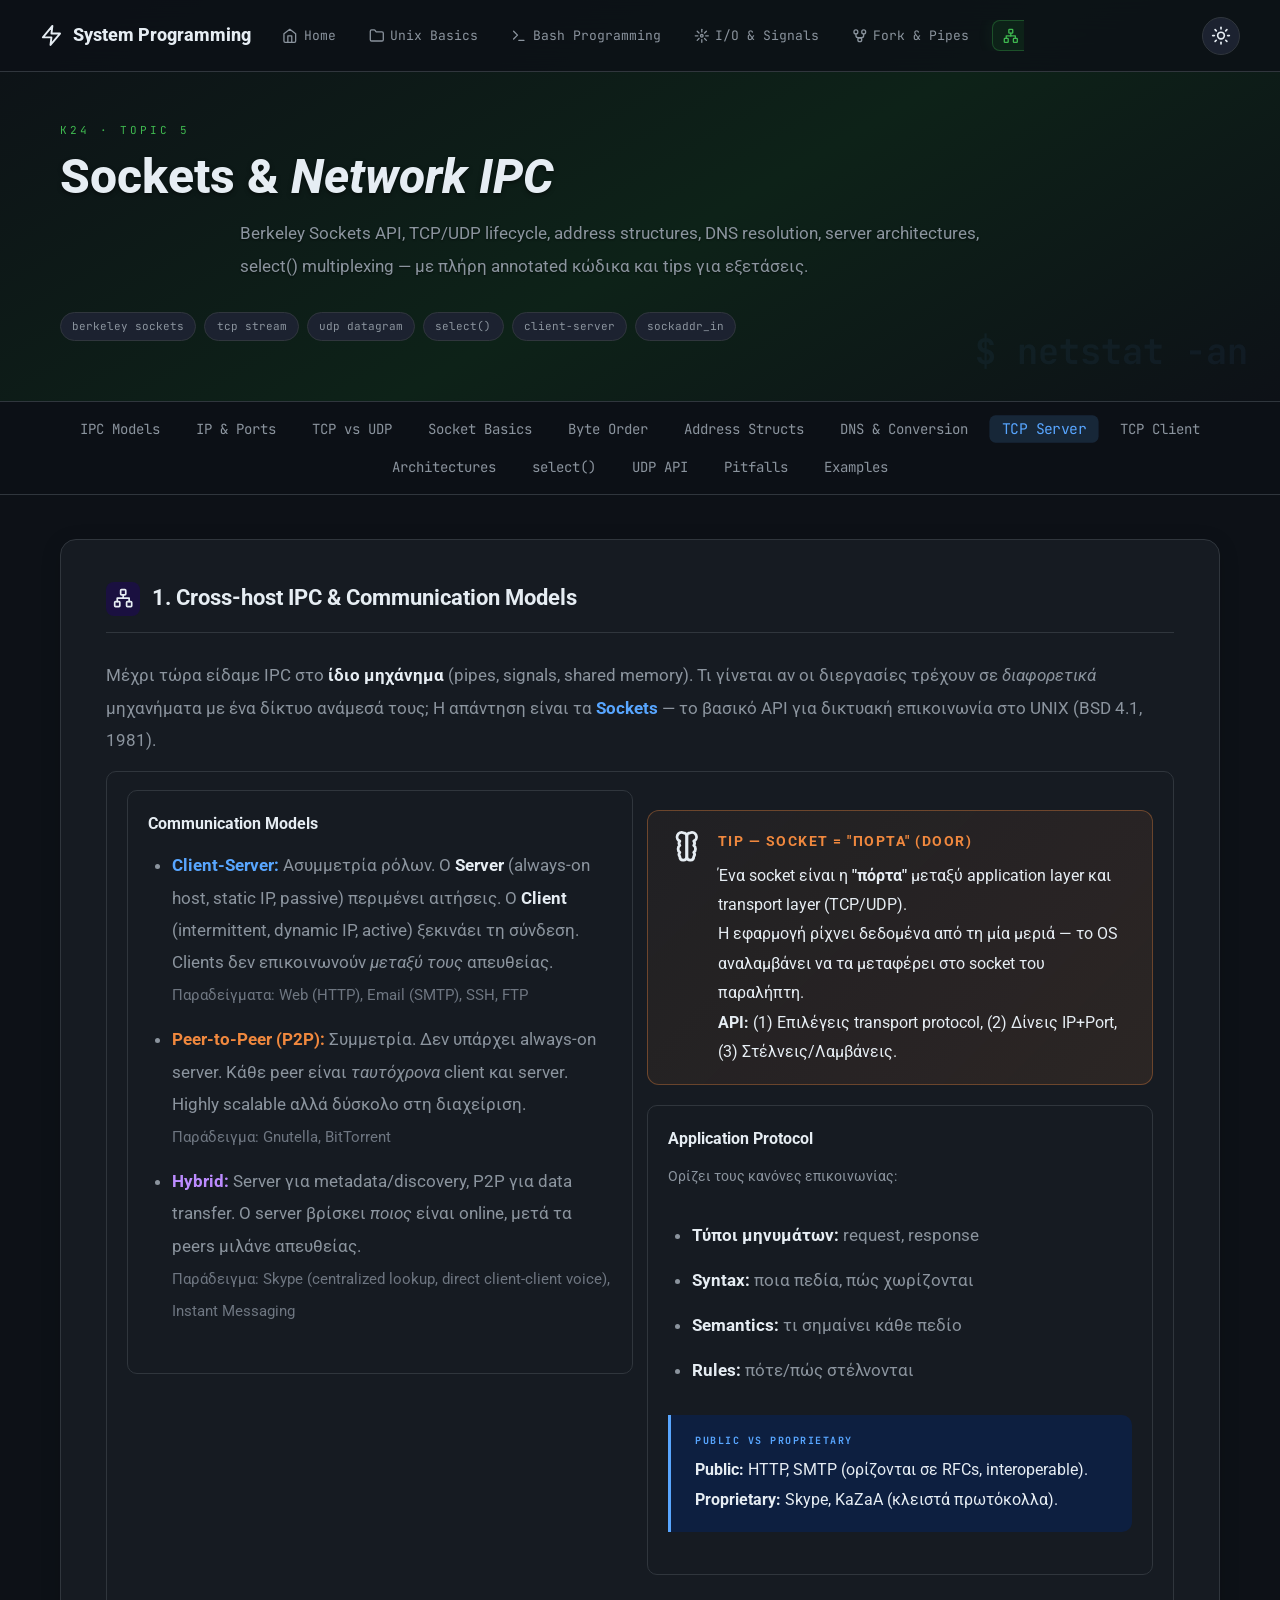
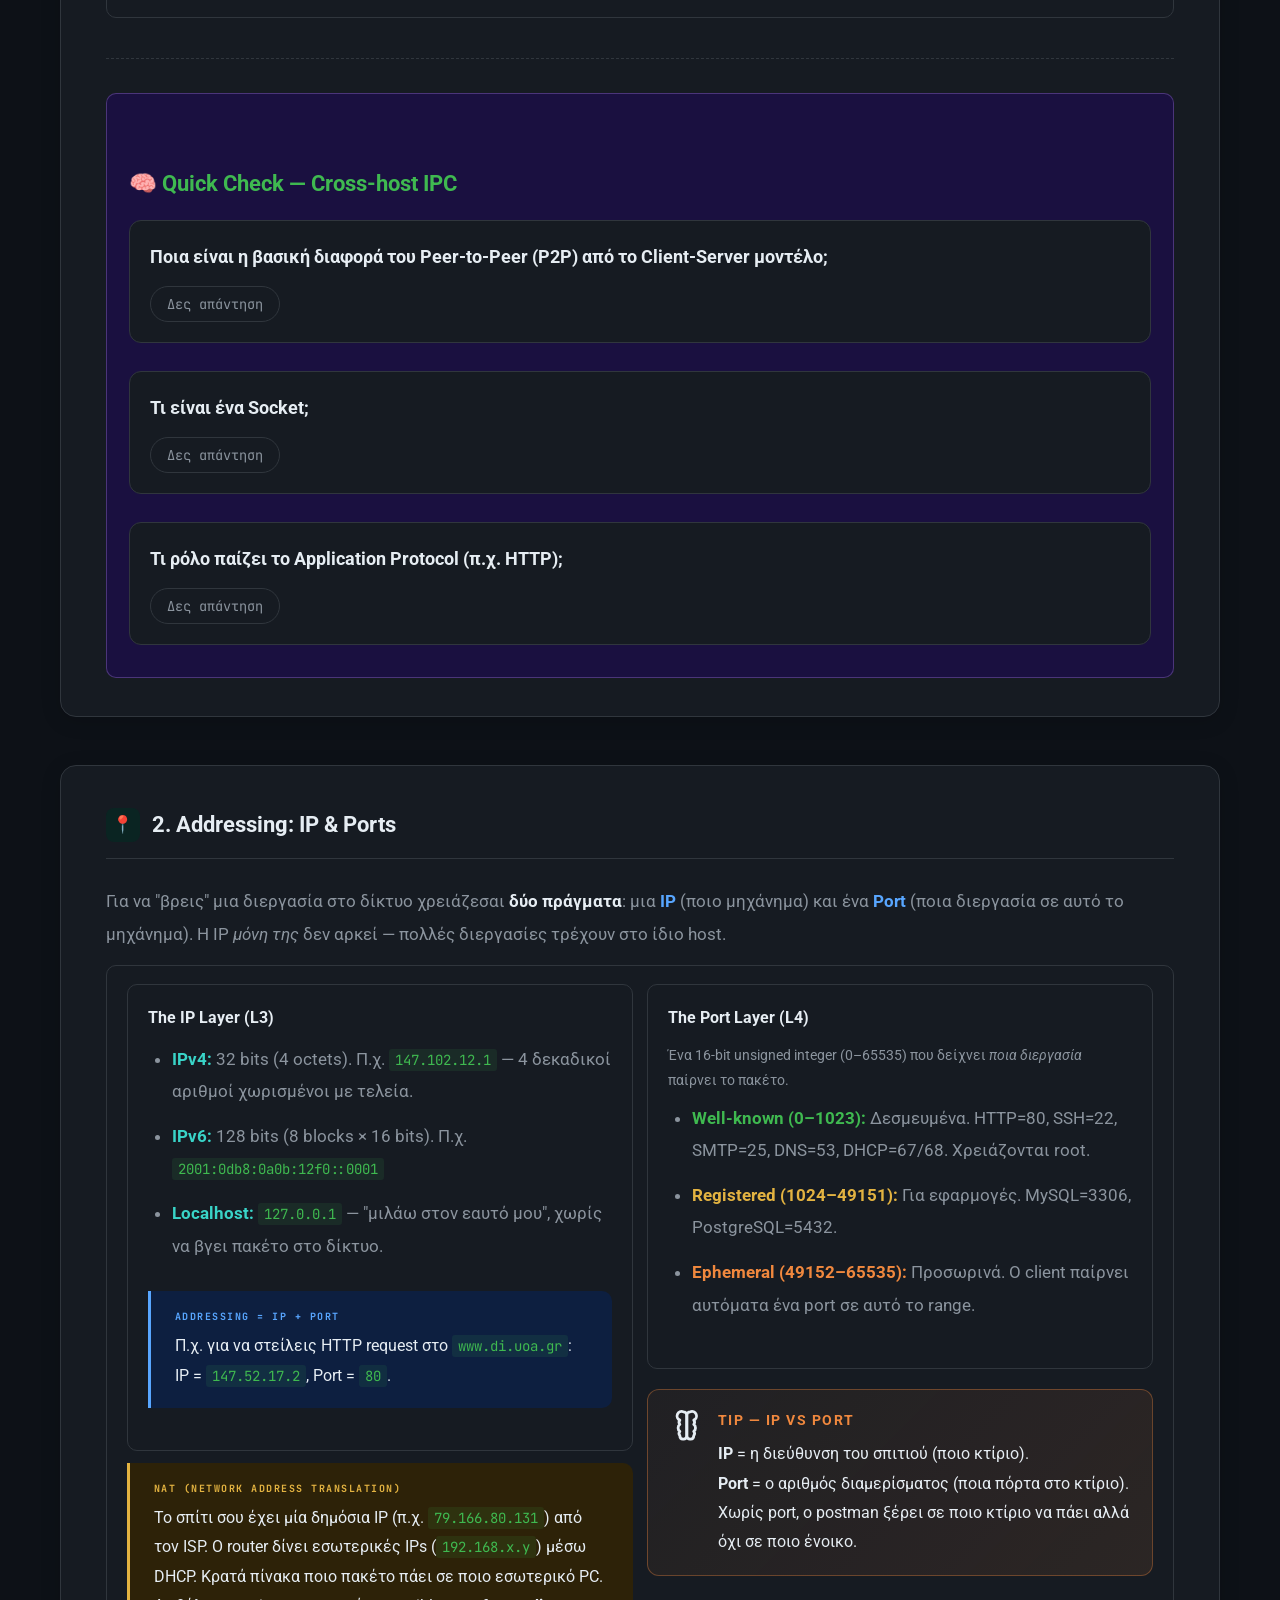
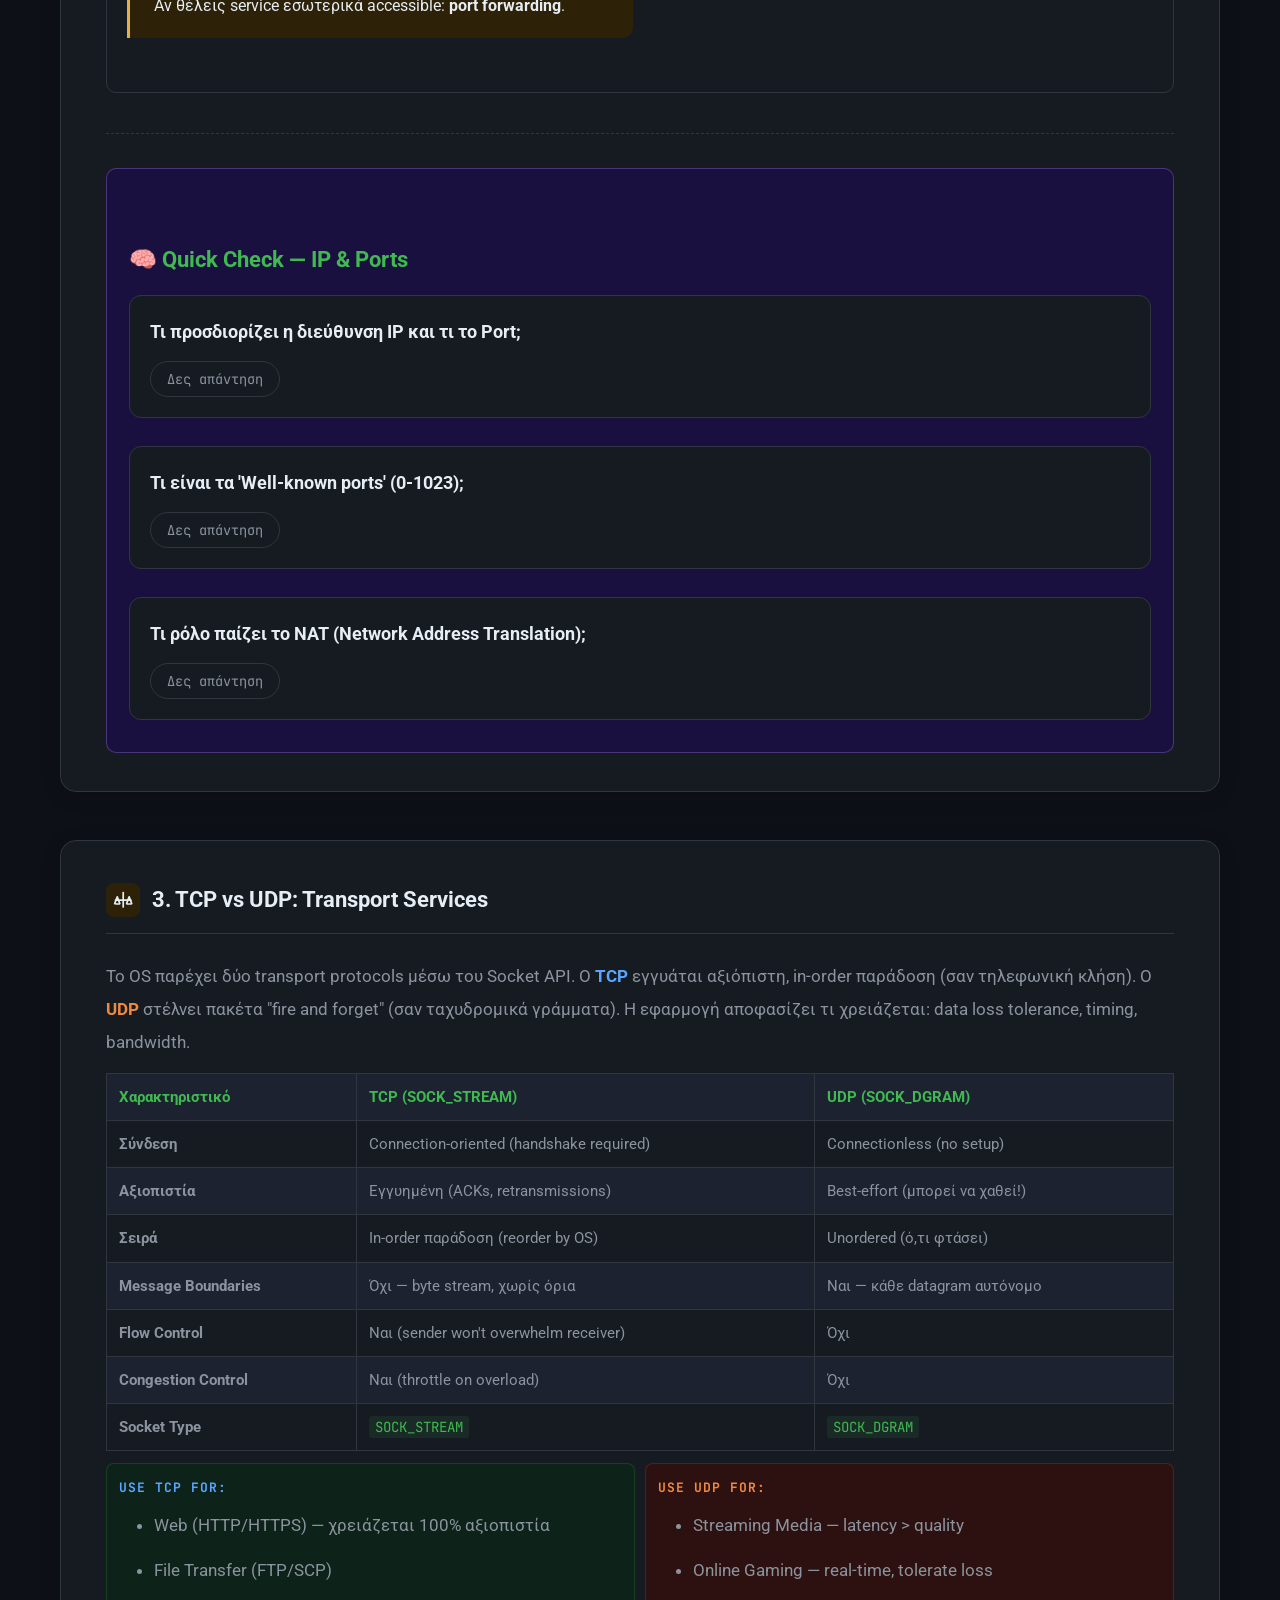
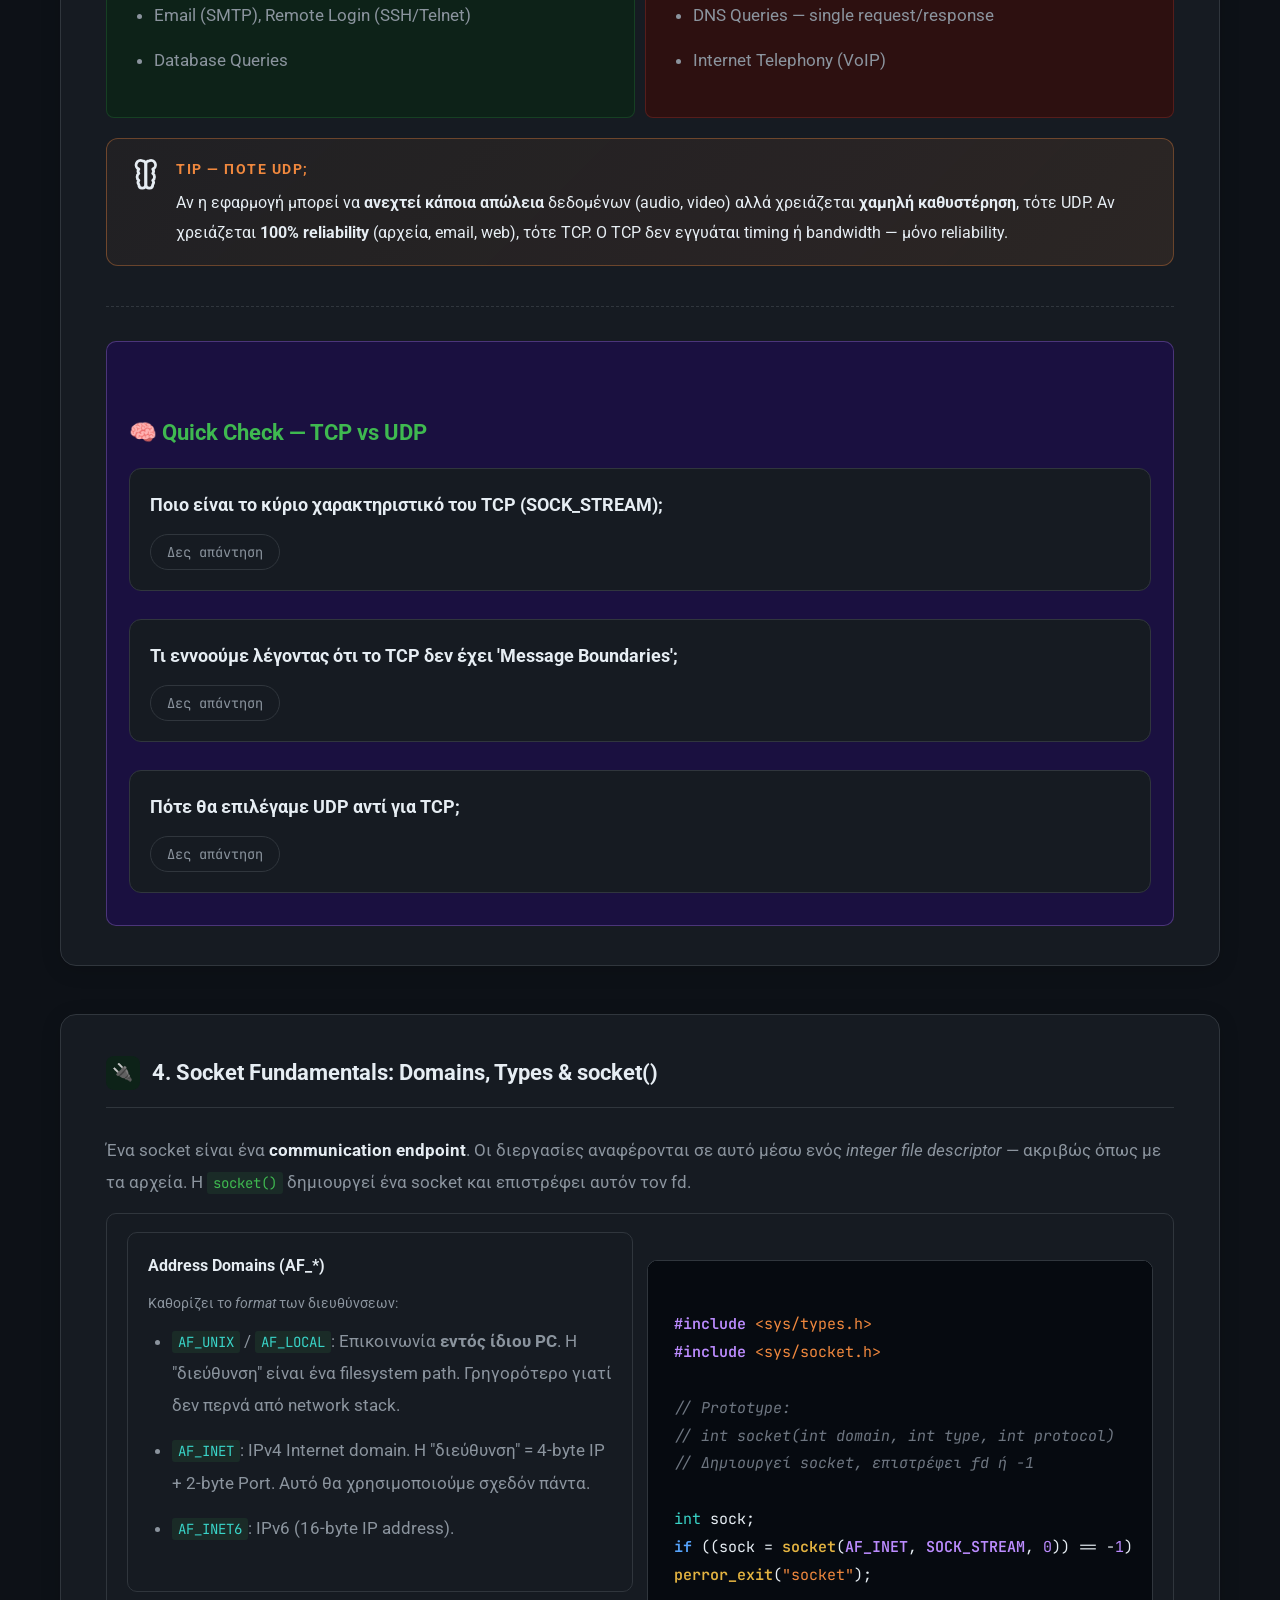
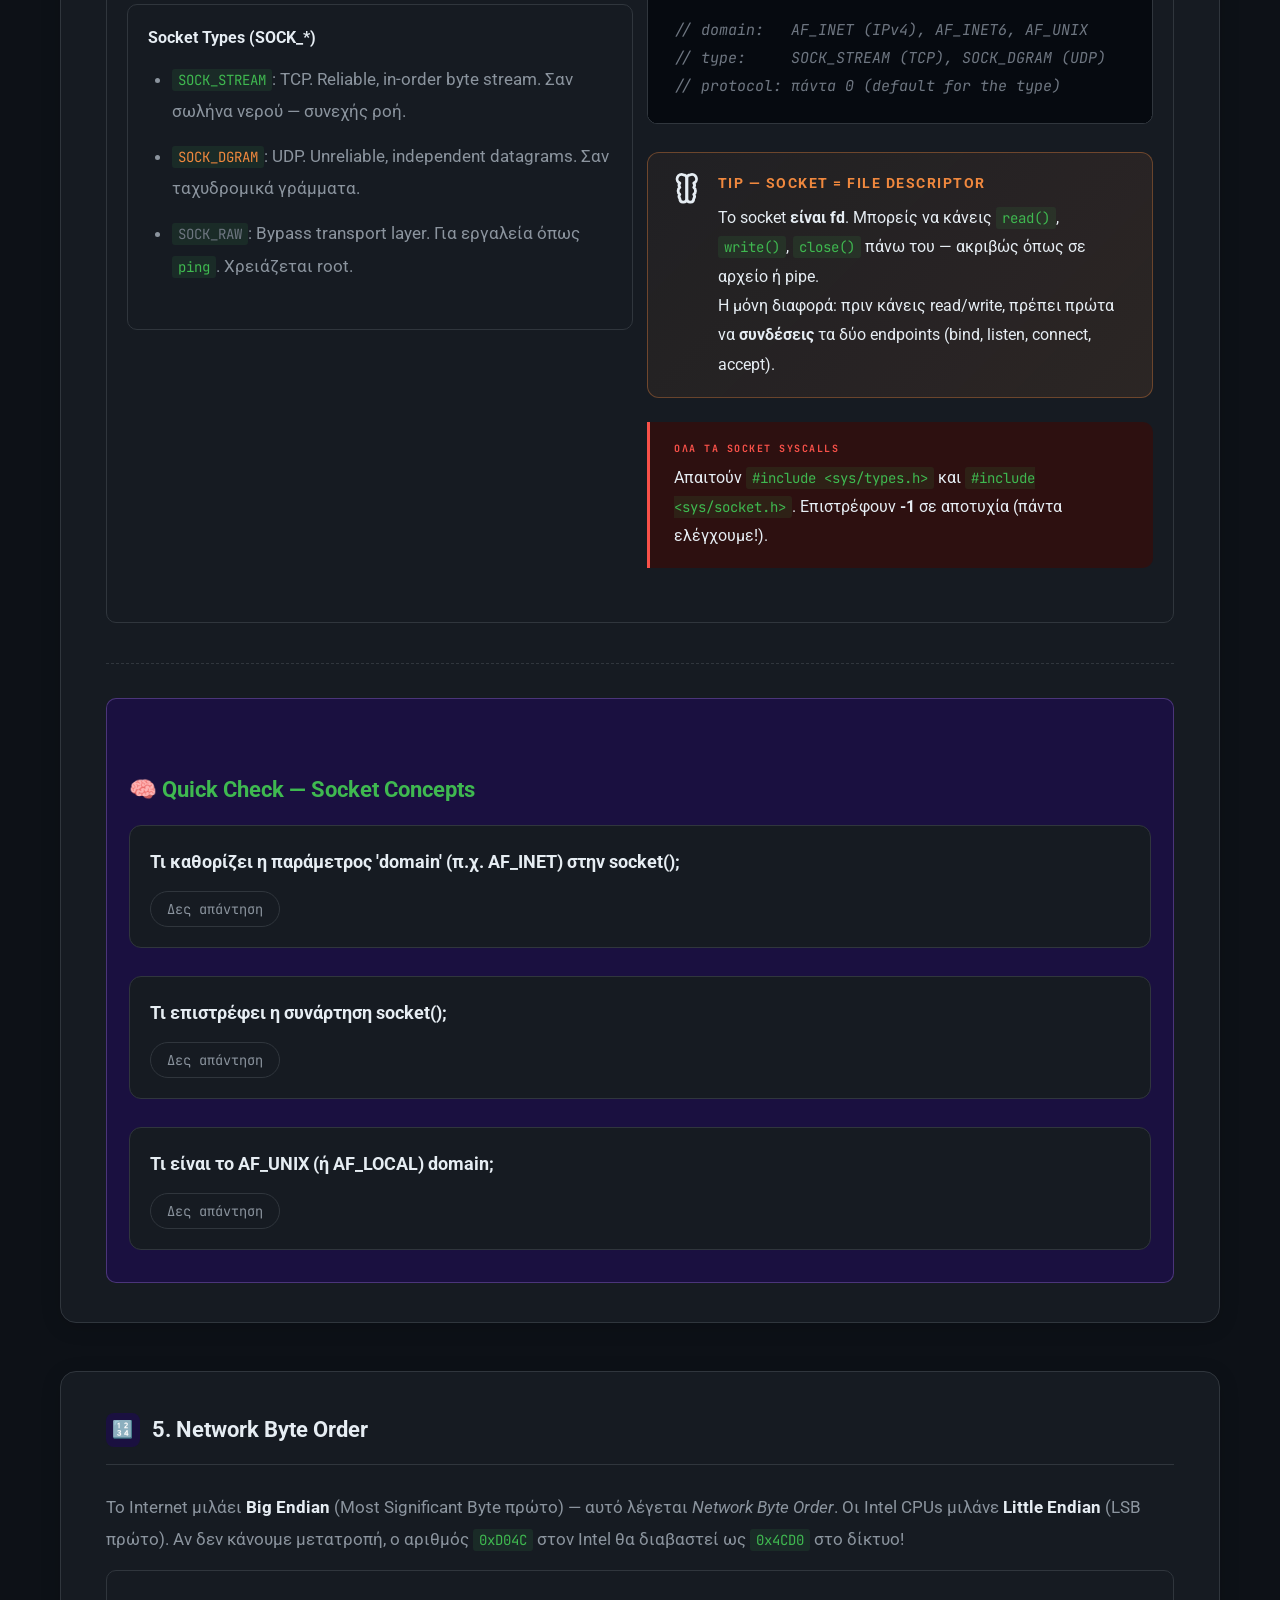
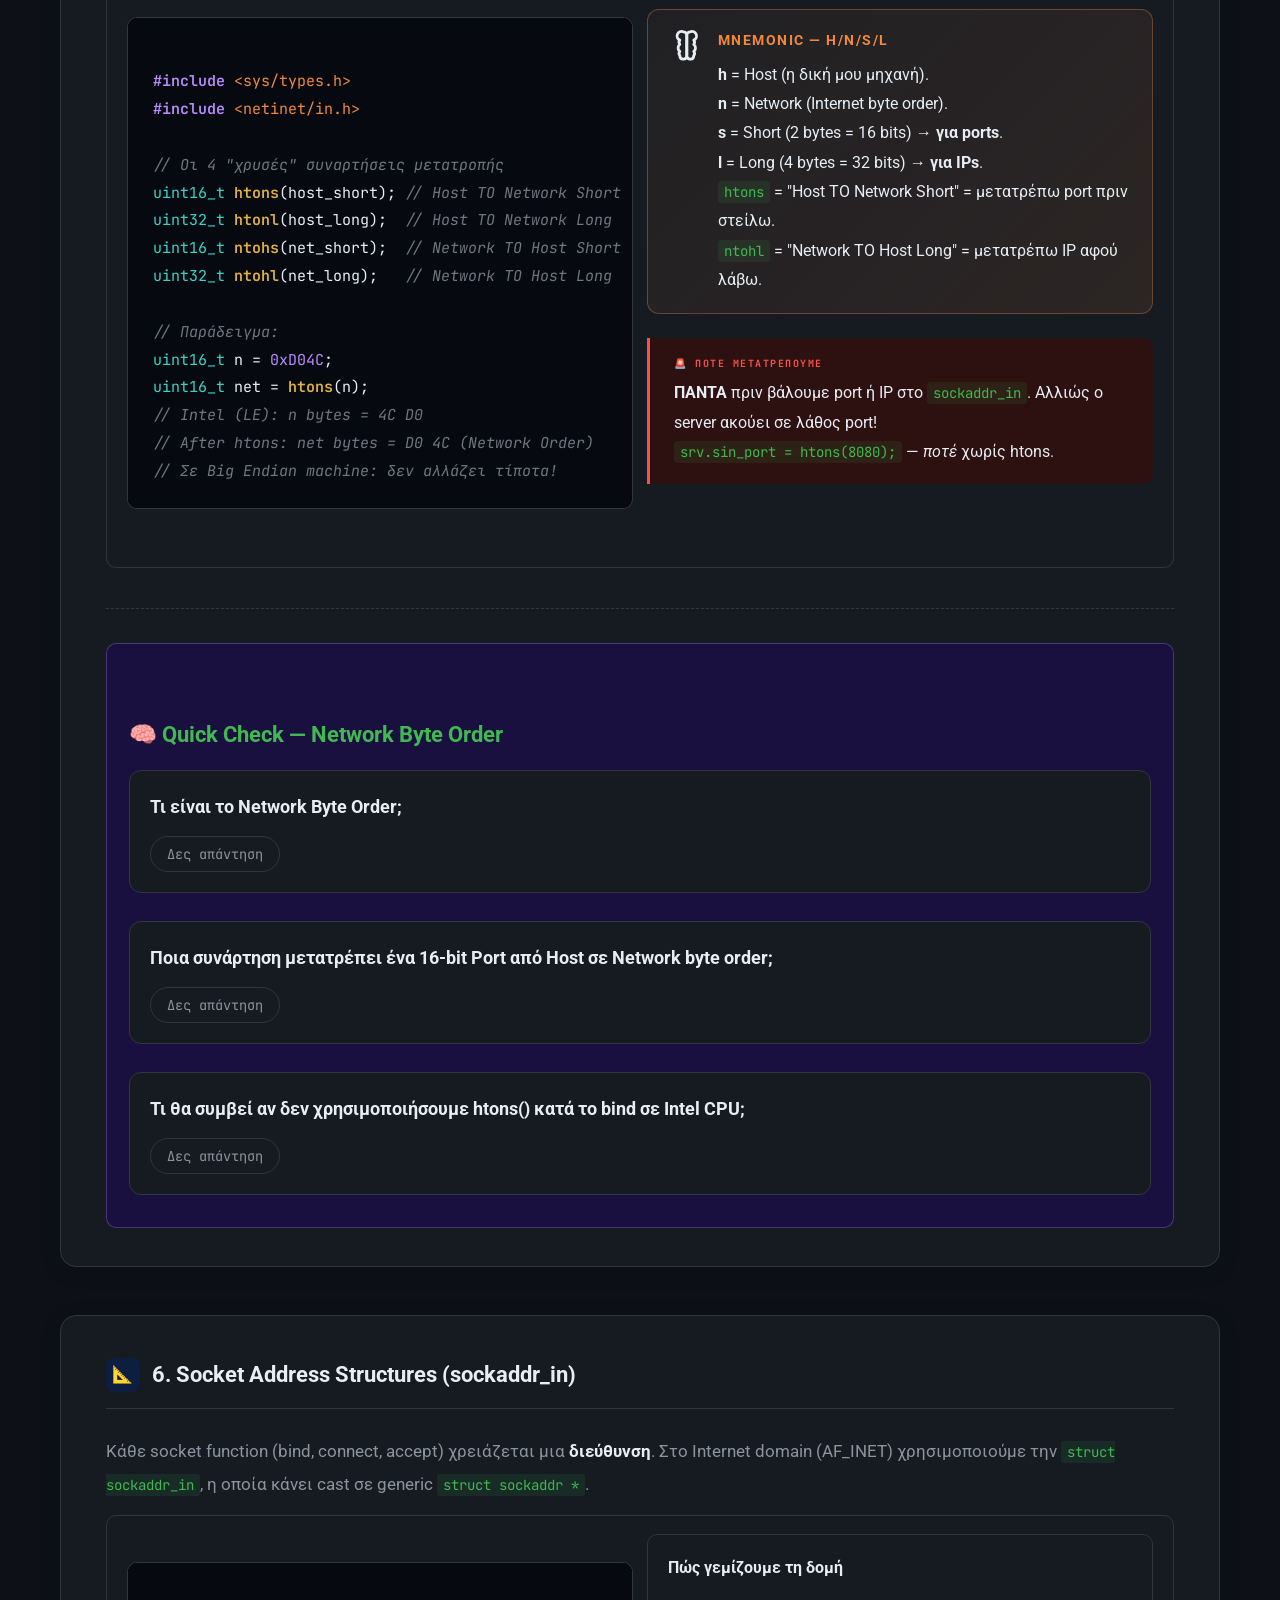
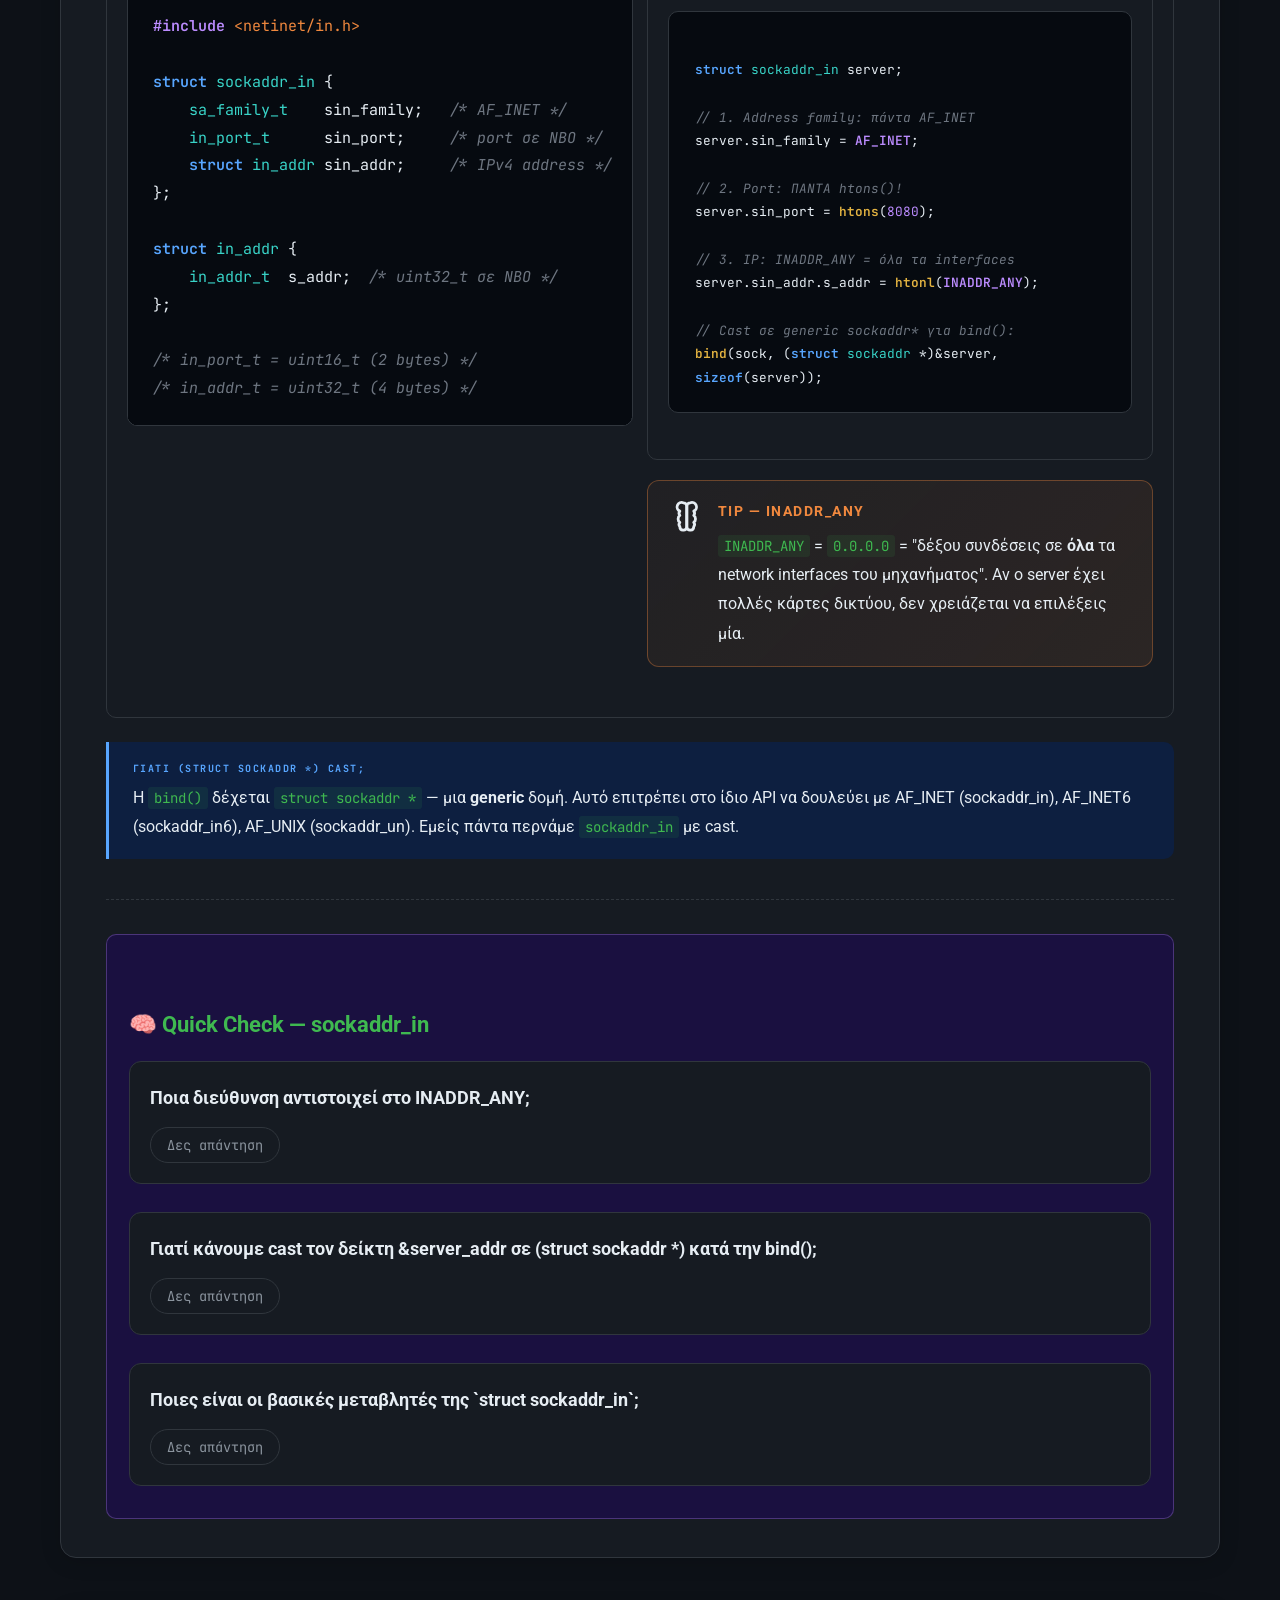
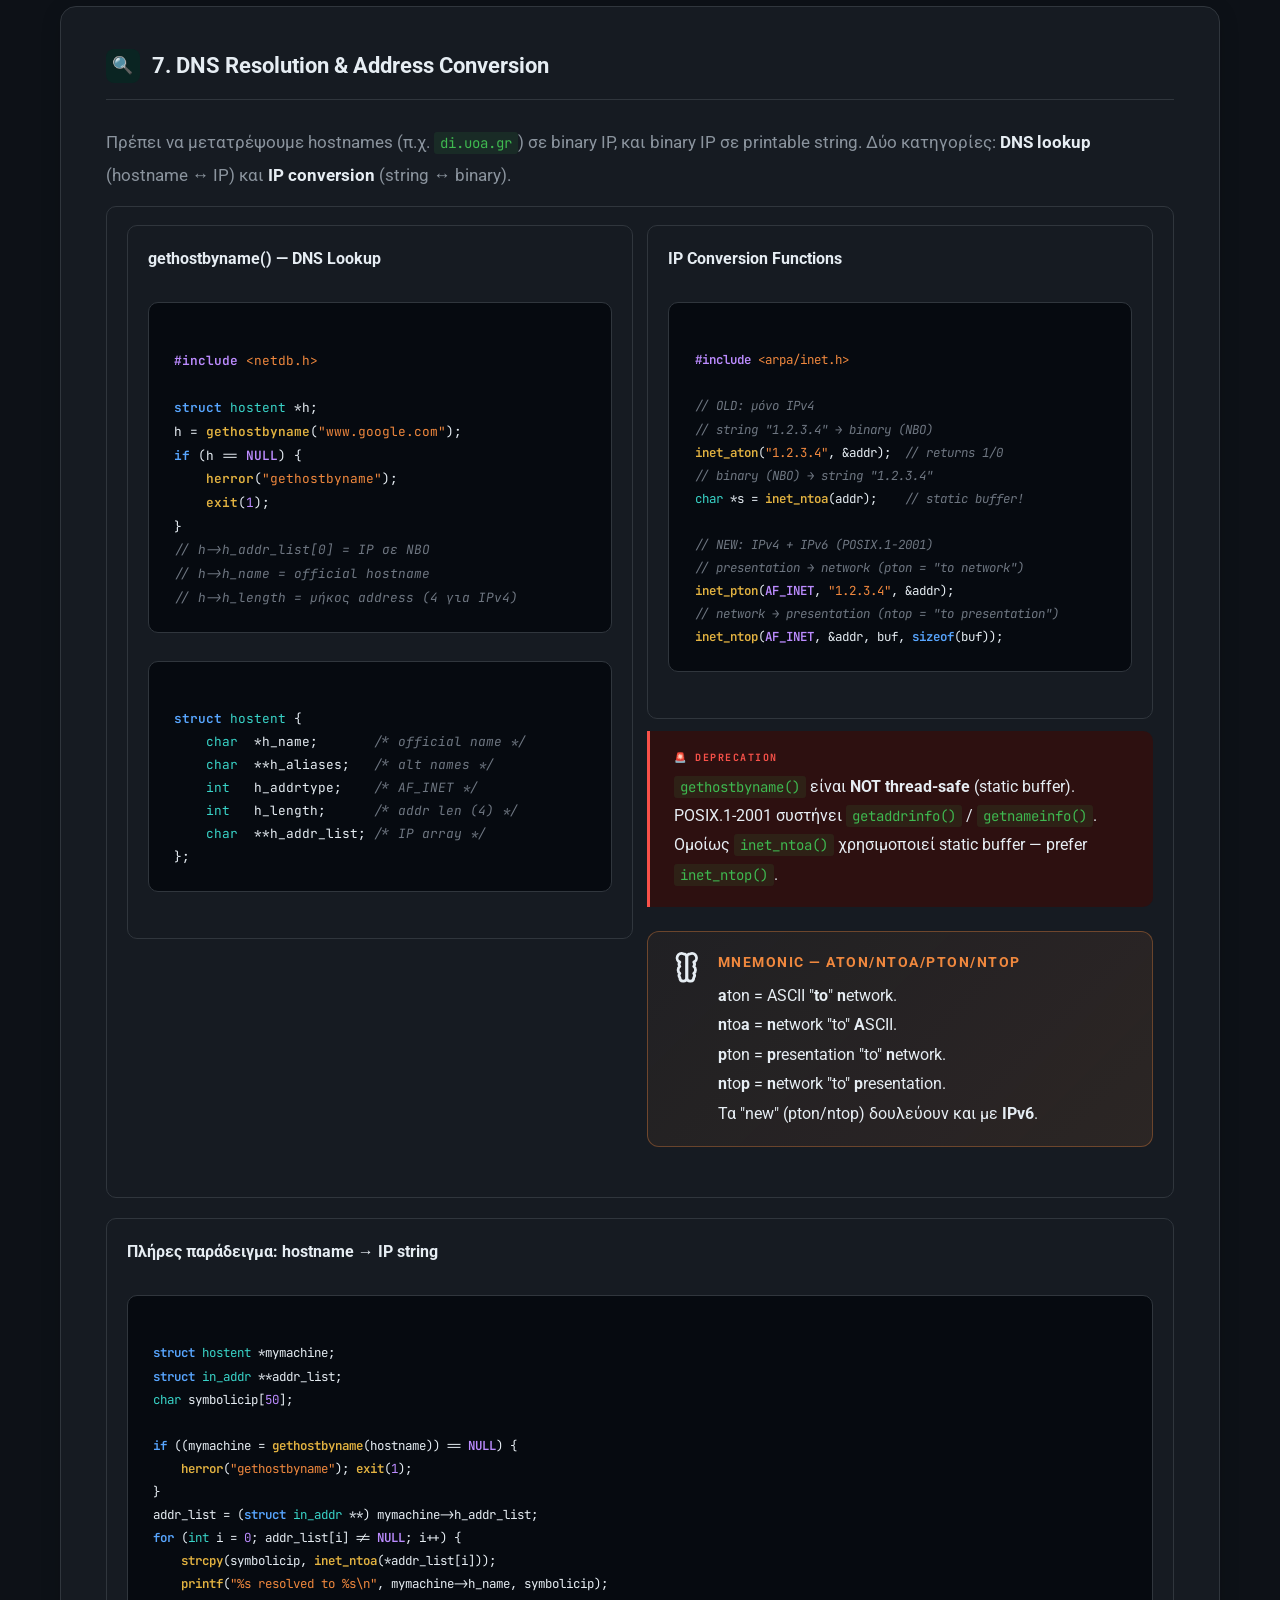
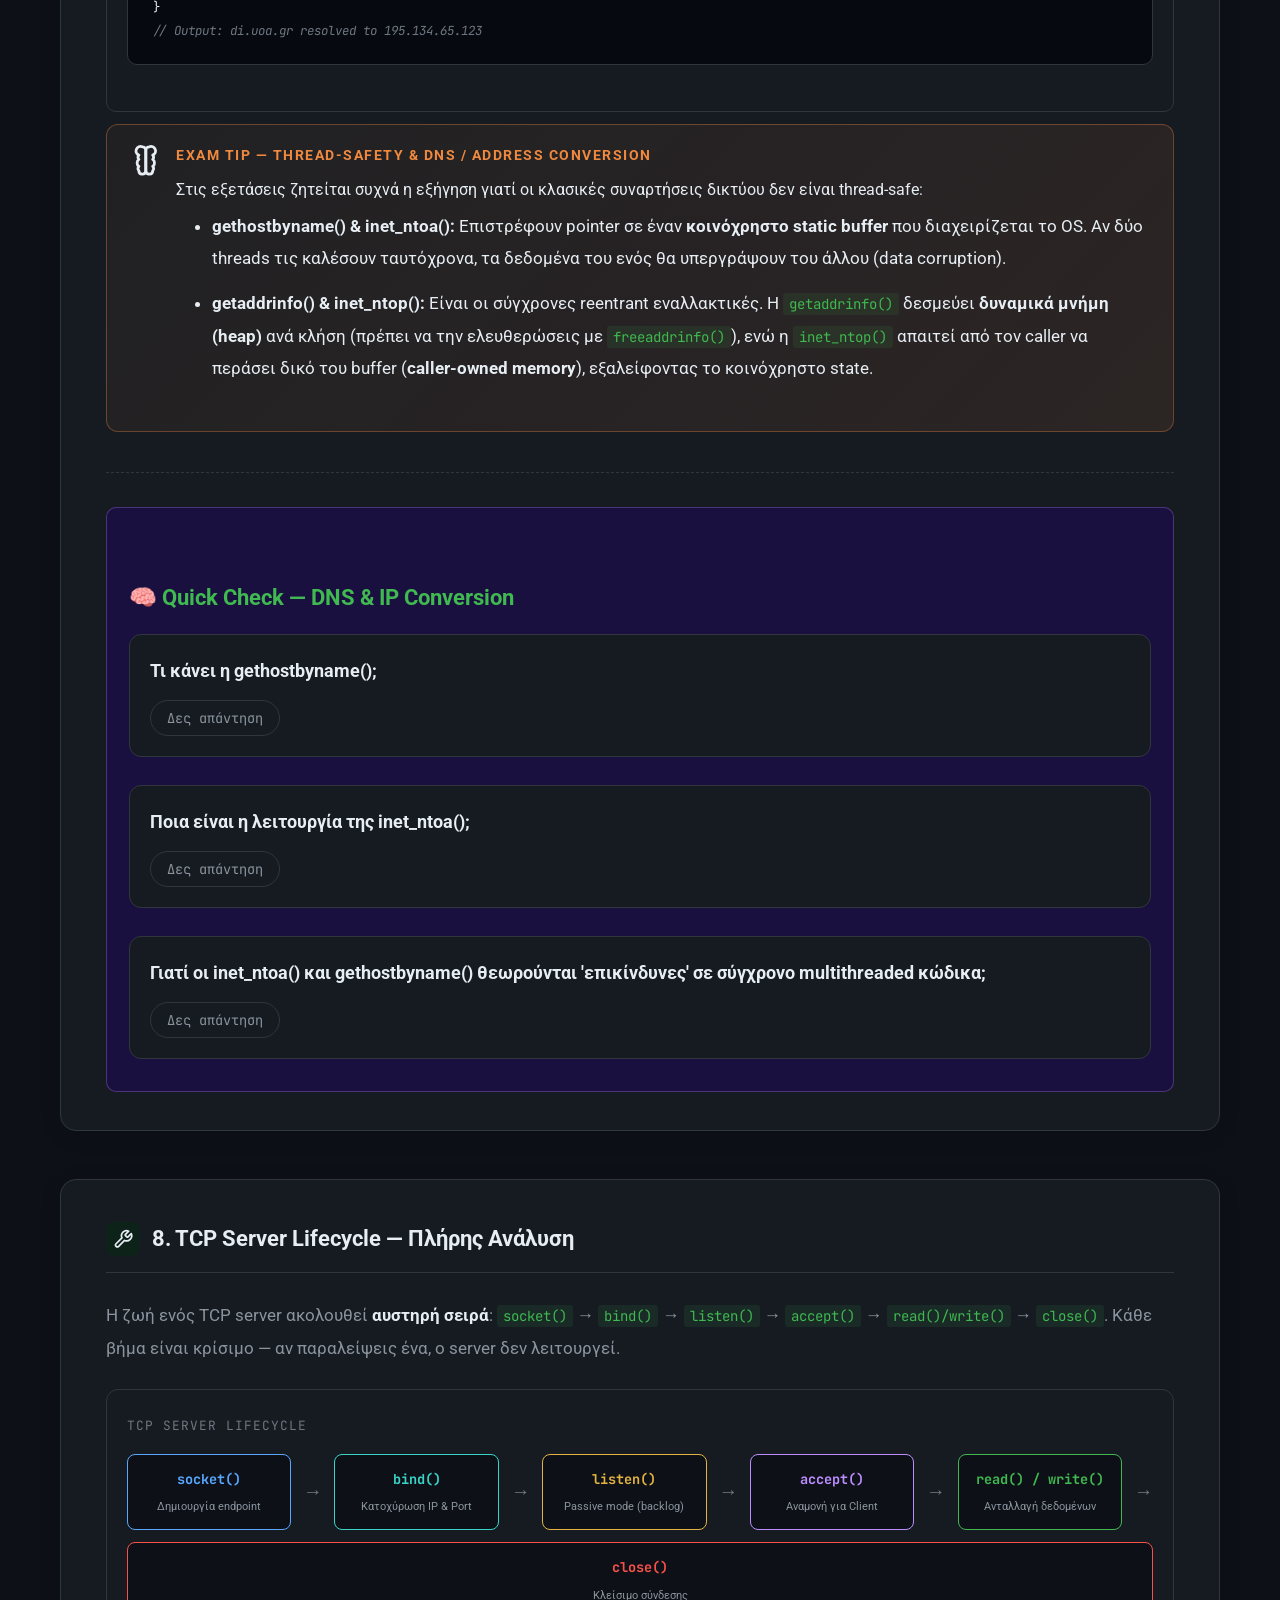
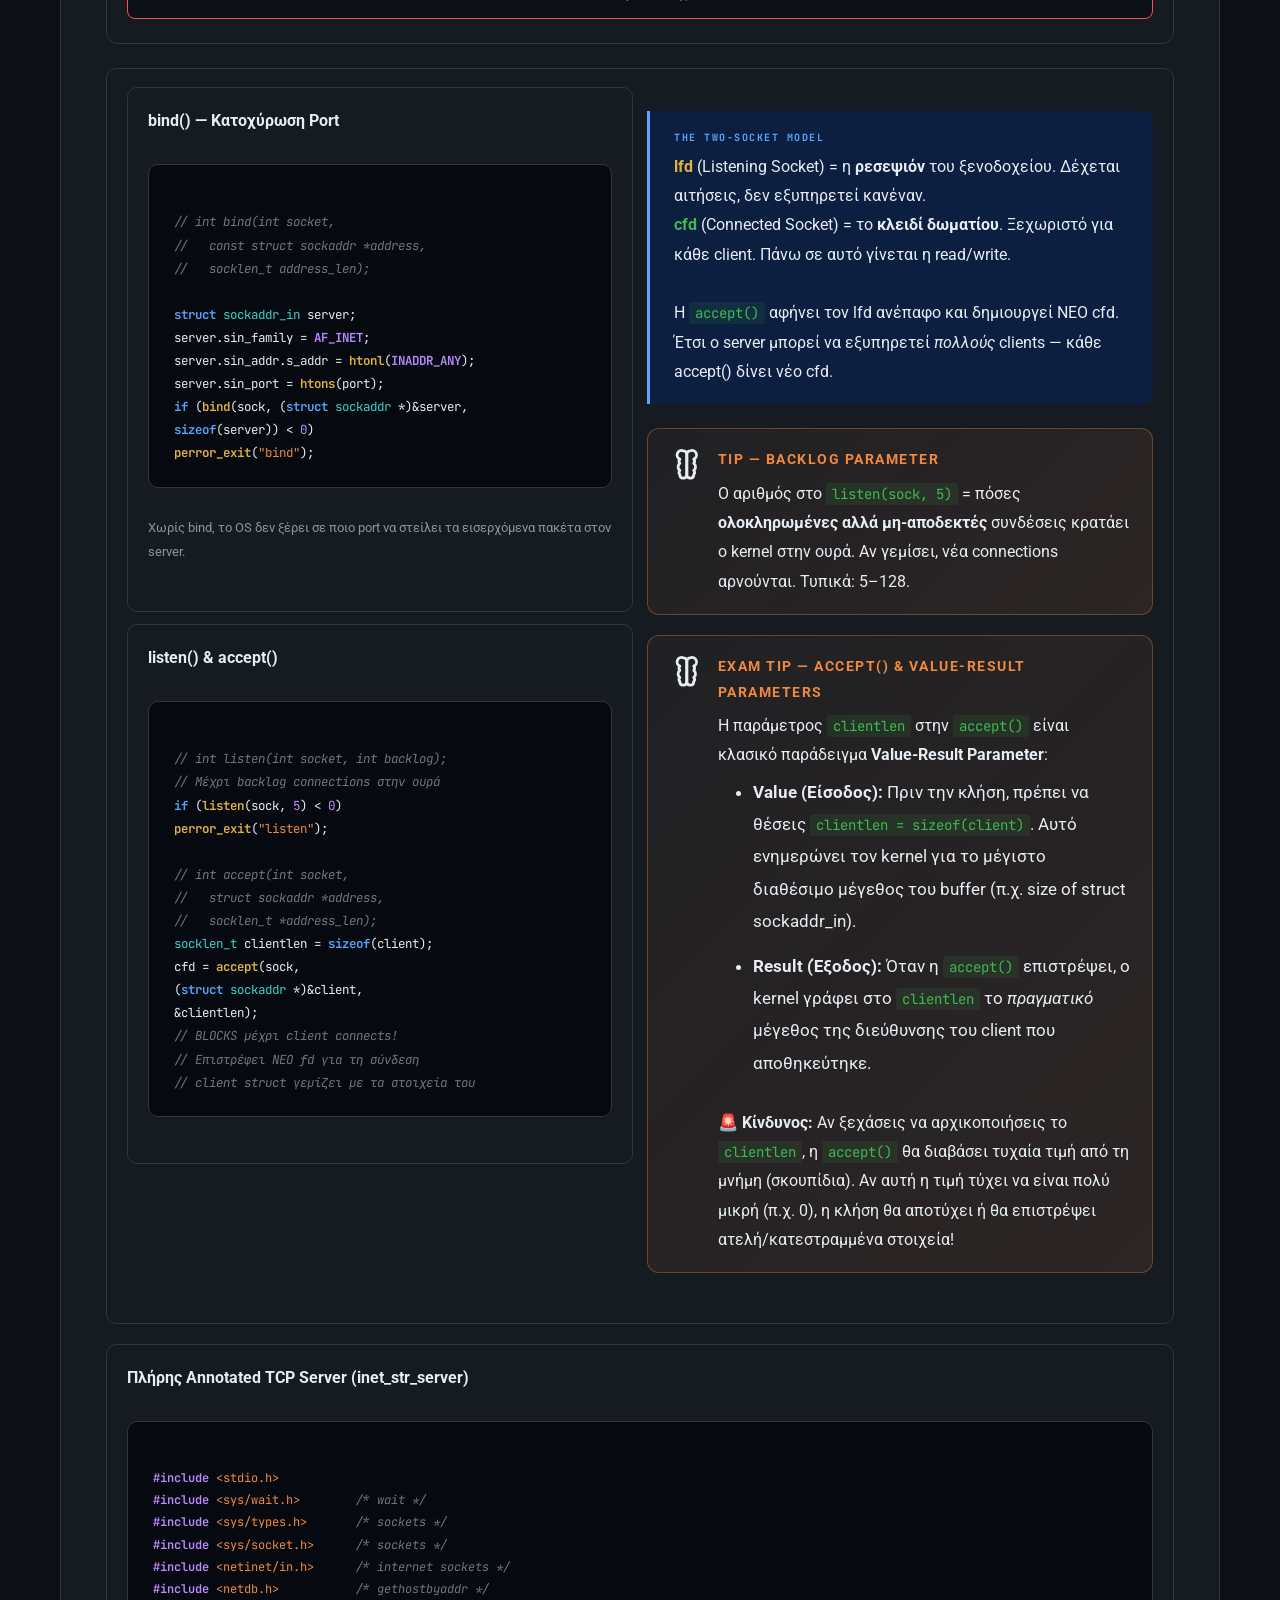
<file: topic5_sockets.html>
<!DOCTYPE html>
<html lang="el">

<head>
  <meta charset="UTF-8">
  <meta name="viewport" content="width=device-width, initial-scale=1.0">
  <title>Topic 5 · Sockets &amp; Network IPC</title>
  <link
    href="https://fonts.googleapis.com/css2?family=JetBrains+Mono:wght@400;600;700&family=Syne:wght@400;700;800&family=Lora:ital,wght@0,400;0,600;1,400&display=swap"
    rel="stylesheet">
  <link rel="stylesheet" href="styles/base.css">
  <link rel="stylesheet" href="styles/layout.css">
  <link rel="stylesheet" href="styles/components.css">
  <style>
    :root {
      --bg: #0d1117;
      --bg-rgb: 13, 17, 23;
      --surf: #161b22;
      --surf2: #1c2230;
      --border: #30363d;
      --blue: #58a6ff;
      --blue-rgb: 88, 166, 255;
      --bdim: #0d1f40;
      --green: #3fb950;
      --green-rgb: 63, 185, 80;
      --gdim: #0d2218;
      --yellow: #e3b341;
      --ydim: #2d2208;
      --red: #f85149;
      --rdim: #2d1010;
      --cyan: #39d4c8;
      --cdim: #0a2422;
      --purple: #bc8cff;
      --purple-rgb: 188, 140, 255;
      --pdim: #1a1040;
      --orange: #f0883e;
      --orange-rgb: 240, 136, 62;
      --odim: #2d1800;
      --txt: #e6edf3;
      --muted: #8b949e;
      --dim: #6e7681
    }

    .hero {
      background: var(--hero-bg);
      background-image: linear-gradient(150deg, rgb(13, 17, 23) 0%, rgb(13, 34, 24) 55%, rgb(13, 17, 23) 100%);
      background-position-x: initial;
      background-position-y: initial;
      background-size: initial;
      background-repeat: initial;
      background-attachment: initial;
      background-origin: initial;
      background-clip: initial;
    }

    .hero::after {
      content: '$ netstat -an';
      position: absolute;
      right: 32px;
      bottom: 16px;
      font-family: 'JetBrains Mono', monospace;
      font-size: clamp(1rem, 3vw, 2.2rem);
      color: rgba(88, 166, 255, .06);
      pointer-events: none;
      font-weight: 700
    }

    .cb {
      background: #060a10
    }

    .kw {
      color: var(--blue);
      font-weight: 600
    }

    .fn {
      color: var(--yellow);
      font-weight: 600
    }

    .st {
      color: var(--orange)
    }

    .cm {
      color: var(--dim);
      font-style: italic
    }

    .nm {
      color: var(--purple)
    }

    .tp {
      color: var(--cyan)
    }

    .mc {
      color: var(--purple);
      font-weight: 600
    }

    .pr {
      color: var(--muted)
    }

    .sock-lifecycle {
      font-family: 'JetBrains Mono', monospace;
      background: #060a10;
      border: 1px solid var(--border);
      border-radius: 10px;
      padding: 20px 24px;
      line-height: 2.2
    }

    .sl-fn {
      color: var(--yellow);
      font-weight: 700
    }

    .sl-arrow {
      color: var(--dim)
    }

    .sl-note {
      color: var(--dim);
      font-style: italic;
      font-size: 0.85em
    }

    .struct-box {
      background: #060a10;
      border: 1px solid var(--border);
      border-radius: 10px;
      padding: 18px 22px;
      font-family: 'JetBrains Mono', monospace;
      line-height: 2
    }

    .sf-type {
      color: var(--cyan)
    }

    .sf-field {
      color: var(--txt)
    }

    .sf-comment {
      color: var(--dim);
      font-style: italic
    }

    .fd-diagram {
      background: #060a10;
      border: 1px solid var(--border);
      border-radius: 10px;
      padding: 18px;
      font-family: 'JetBrains Mono', monospace;
      text-align: center;
      line-height: 2.4
    }

    .compare {
      display: grid;
      grid-template-columns: 1fr 1fr;
      gap: 10px;
      margin: 12px 0
    }

    .good-side {
      background: var(--gdim);
      border: 1px solid rgba(63, 185, 80, .2);
      border-radius: 8px;
      padding: 12px
    }

    .bad-side {
      background: var(--rdim);
      border: 1px solid rgba(248, 81, 73, .2);
      border-radius: 8px;
      padding: 12px
    }

    .side-label {
      font-size: 0.8125rem;
      font-family: 'JetBrains Mono', monospace;
      letter-spacing: 1px;
      font-weight: 700;
      margin-bottom: 0.5rem;
      text-transform: uppercase
    }

    .retval-row {
      display: flex;
      gap: 10px;
      flex-wrap: wrap;
      margin: 12px 0
    }

    .retval {
      flex: 1;
      min-width: 120px;
      background: var(--surf);
      border: 1px solid var(--border);
      border-radius: 8px;
      padding: 12px;
      text-align: center
    }

    .retval-num {
      font-family: 'JetBrains Mono', monospace;
      font-weight: 700;
      margin-bottom: 4px
    }

    .retval-desc {
      color: var(--muted)
    }

    html[data-theme="light"] .hero {
      background: var(--hero-bg);
      background-image: linear-gradient(150deg, rgb(248, 250, 252) 0%, rgb(240, 253, 244) 55%, rgb(248, 250, 252) 100%);
      background-position-x: initial;
      background-position-y: initial;
      background-size: initial;
      background-repeat: initial;
      background-attachment: initial;
      background-origin: initial;
      background-clip: initial;
    }

    html[data-theme="light"] .hero::after {
      color: rgba(var(--green-rgb), 0.15);
    }
  </style>
  <script src="js/nav.js" defer></script>
  <script src="data/questions.js" defer></script>
  <script src="js/quiz-loader.js" defer></script>
</head>

<body>
  <div id="site-nav"></div>

  <div class="hero">
    <div class="hero-label">K24 · Topic 5</div>
    <h1>Sockets &amp; <em>Network IPC</em></h1>
    <p>Berkeley Sockets API, TCP/UDP lifecycle, address structures, DNS resolution, server architectures, select()
      multiplexing — με πλήρη annotated κώδικα και tips για εξετάσεις.</p>
    <div class="chips">
      <span class="chip">berkeley sockets</span><span class="chip">tcp stream</span><span class="chip">udp
        datagram</span>
      <span class="chip">select()</span><span class="chip">client-server</span><span class="chip">sockaddr_in</span>
    </div>
  </div>

  <nav class="toc">
    <a href="#intro">IPC Models</a><a href="#addressing">IP &amp; Ports</a><a href="#transport">TCP vs UDP</a>
    <a href="#concepts">Socket Basics</a><a href="#byteorder">Byte Order</a><a href="#sockaddr">Address Structs</a>
    <a href="#dns">DNS &amp; Conversion</a><a href="#tcp-server">TCP Server</a><a href="#tcp-client">TCP Client</a>
    <a href="#arch">Architectures</a><a href="#select">select()</a><a href="#udp">UDP API</a>
    <a href="#pitfalls">Pitfalls</a><a href="#examples">Examples</a>
  </nav>

  <div class="wrap">

    <!-- ═══════════════════════ 1. CROSS-HOST IPC ═══════════════════════ -->
    <section id="intro">
      <div class="sh">
        <div class="sh-icon bg-purple-dim">🌐</div>
        <h2>1. Cross-host IPC &amp; Communication Models</h2>
      </div>

      <p class="section-desc">
        Μέχρι τώρα είδαμε IPC στο <strong class="text-primary">ίδιο μηχάνημα</strong> (pipes, signals, shared memory).
        Τι γίνεται αν οι διεργασίες τρέχουν σε <em>διαφορετικά</em> μηχανήματα με ένα δίκτυο ανάμεσά τους;
        Η απάντηση είναι τα <strong class="text-blue">Sockets</strong> — το βασικό API για δικτυακή επικοινωνία στο UNIX
        (BSD 4.1, 1981).
      </p>

      <div class="grid2">
        <div>
          <div class="card">
            <div class="card-title">Communication Models</div>
            <ul class="auto-style-bb8f98">
              <li class="mb-14">
                <strong class="text-blue">Client-Server:</strong> Ασυμμετρία ρόλων. Ο <strong
                  class="text-primary">Server</strong> (always-on host, static IP, passive) περιμένει αιτήσεις. Ο
                <strong class="text-primary">Client</strong> (intermittent, dynamic IP, active) ξεκινάει τη σύνδεση.
                Clients δεν επικοινωνούν <em>μεταξύ τους</em> απευθείας.
                <br><small class="text-dim">Παραδείγματα: Web (HTTP), Email (SMTP), SSH, FTP</small>
              </li>
              <li class="mb-14">
                <strong class="text-orange">Peer-to-Peer (P2P):</strong> Συμμετρία. Δεν υπάρχει always-on server. Κάθε
                peer είναι <em>ταυτόχρονα</em> client και server. Highly scalable αλλά δύσκολο στη διαχείριση.
                <br><small class="text-dim">Παράδειγμα: Gnutella, BitTorrent</small>
              </li>
              <li>
                <strong class="text-purple">Hybrid:</strong> Server για metadata/discovery, P2P για data transfer. Ο
                server βρίσκει <em>ποιος</em> είναι online, μετά τα peers μιλάνε απευθείας.
                <br><small class="text-dim">Παράδειγμα: Skype (centralized lookup, direct client-client voice), Instant
                  Messaging</small>
              </li>
            </ul>
          </div>
        </div>
        <div>
          <div class="tip">
            <div class="tip-icon">🧠</div>
            <div>
              <div class="tip-title">Tip — Socket = "πόρτα" (door)</div>
              <div class="tip-text">
                Ένα socket είναι η <strong>"πόρτα"</strong> μεταξύ application layer και transport layer (TCP/UDP).<br>
                Η εφαρμογή ρίχνει δεδομένα από τη μία μεριά — το OS αναλαμβάνει να τα μεταφέρει στο socket του
                παραλήπτη.<br>
                <strong>API:</strong> (1) Επιλέγεις transport protocol, (2) Δίνεις IP+Port, (3) Στέλνεις/Λαμβάνεις.
              </div>
            </div>
          </div>
          <div class="card">
            <div class="card-title">Application Protocol</div>
            <p class="auto-style-ca4b5e">Ορίζει τους κανόνες επικοινωνίας:</p>
            <ul class="auto-style-ca87d6">
              <li><strong class="text-primary">Τύποι μηνυμάτων:</strong> request, response</li>
              <li><strong class="text-primary">Syntax:</strong> ποια πεδία, πώς χωρίζονται</li>
              <li><strong class="text-primary">Semantics:</strong> τι σημαίνει κάθε πεδίο</li>
              <li><strong class="text-primary">Rules:</strong> πότε/πώς στέλνονται</li>
            </ul>
            <div class="ibox mt-8">
              <div class="lbl text-blue">Public vs Proprietary</div><strong>Public:</strong> HTTP, SMTP (ορίζονται σε
              RFCs, interoperable). <strong>Proprietary:</strong> Skype, KaZaA (κλειστά πρωτόκολλα).
            </div>
          </div>
        </div>
      </div>

      <div class="section-quiz" data-topic="topic5" data-section="intro"></div>
    </section>

    <!-- ═══════════════════════ 2. IP & PORTS ═══════════════════════ -->
    <section id="addressing">
      <div class="sh">
        <div class="sh-icon bg-cyan-dim">📍</div>
        <h2>2. Addressing: IP &amp; Ports</h2>
      </div>

      <p class="section-desc">
        Για να "βρεις" μια διεργασία στο δίκτυο χρειάζεσαι <strong class="text-primary">δύο πράγματα</strong>: μια
        <strong class="text-blue">IP</strong> (ποιο μηχάνημα) και ένα <strong class="text-blue">Port</strong> (ποια
        διεργασία σε αυτό το μηχάνημα).
        Η IP <em>μόνη της</em> δεν αρκεί — πολλές διεργασίες τρέχουν στο ίδιο host.
      </p>

      <div class="grid2">
        <div>
          <div class="card">
            <div class="card-title">The IP Layer (L3)</div>
            <ul class="auto-style-21f439">
              <li><strong class="text-cyan">IPv4:</strong> 32 bits (4 octets). Π.χ. <code>147.102.12.1</code> — 4
                δεκαδικοί αριθμοί χωρισμένοι με τελεία.</li>
              <li><strong class="text-cyan">IPv6:</strong> 128 bits (8 blocks × 16 bits). Π.χ.
                <code>2001:0db8:0a0b:12f0::0001</code></li>
              <li><strong class="text-cyan">Localhost:</strong> <code>127.0.0.1</code> — "μιλάω στον εαυτό μου", χωρίς
                να βγει πακέτο στο δίκτυο.</li>
            </ul>
            <div class="ibox mt-10">
              <div class="lbl text-blue">Addressing = IP + Port</div>
              Π.χ. για να στείλεις HTTP request στο <code>www.di.uoa.gr</code>: IP = <code>147.52.17.2</code>, Port =
              <code>80</code>.
            </div>
          </div>
          <div class="wbox mt-10">
            <div class="lbl text-yellow">NAT (Network Address Translation)</div>
            Το σπίτι σου έχει μία δημόσια IP (π.χ. <code>79.166.80.131</code>) από τον ISP. Ο router δίνει εσωτερικές
            IPs (<code>192.168.x.y</code>) μέσω DHCP. Κρατά πίνακα ποιο πακέτο πάει σε ποιο εσωτερικό PC.
            Αν θέλεις service εσωτερικά accessible: <strong class="text-primary">port forwarding</strong>.
          </div>
        </div>
        <div>
          <div class="card">
            <div class="card-title">The Port Layer (L4)</div>
            <p class="auto-style-a98b9d">Ένα 16-bit unsigned integer (0–65535) που δείχνει <em>ποια διεργασία</em>
              παίρνει το πακέτο.</p>
            <ul class="auto-style-c46265">
              <li><strong class="text-green">Well-known (0–1023):</strong> Δεσμευμένα. HTTP=80, SSH=22, SMTP=25, DNS=53,
                DHCP=67/68. Χρειάζονται root.</li>
              <li><strong class="text-yellow">Registered (1024–49151):</strong> Για εφαρμογές. MySQL=3306,
                PostgreSQL=5432.</li>
              <li><strong class="text-orange">Ephemeral (49152–65535):</strong> Προσωρινά. Ο client παίρνει αυτόματα ένα
                port σε αυτό το range.</li>
            </ul>
          </div>
          <div class="tip">
            <div class="tip-icon">🧠</div>
            <div>
              <div class="tip-title">Tip — IP vs Port</div>
              <div class="tip-text">
                <strong>IP</strong> = η διεύθυνση του σπιτιού (ποιο κτίριο).<br>
                <strong>Port</strong> = ο αριθμός διαμερίσματος (ποια πόρτα στο κτίριο).<br>
                Χωρίς port, ο postman ξέρει σε ποιο κτίριο να πάει αλλά όχι σε ποιο ένοικο.
              </div>
            </div>
          </div>
        </div>
      </div>

      <div class="section-quiz" data-topic="topic5" data-section="addressing"></div>
    </section>

    <!-- ═══════════════════════ 3. TCP vs UDP ═══════════════════════ -->
    <section id="transport">
      <div class="sh">
        <div class="sh-icon bg-yellow-dim">⚖️</div>
        <h2>3. TCP vs UDP: Transport Services</h2>
      </div>

      <p class="section-desc">
        Το OS παρέχει δύο transport protocols μέσω του Socket API. Ο <strong class="text-blue">TCP</strong> εγγυάται
        αξιόπιστη, in-order παράδοση (σαν τηλεφωνική κλήση). Ο <strong class="text-orange">UDP</strong> στέλνει πακέτα
        "fire and forget" (σαν ταχυδρομικά γράμματα). Η εφαρμογή αποφασίζει τι χρειάζεται: data loss tolerance, timing,
        bandwidth.
      </p>

      <table class="vtbl">
        <thead>
          <tr>
            <th>Χαρακτηριστικό</th>
            <th class="text-blue">TCP (SOCK_STREAM)</th>
            <th class="text-orange">UDP (SOCK_DGRAM)</th>
          </tr>
        </thead>
        <tbody>
          <tr>
            <td><strong>Σύνδεση</strong></td>
            <td>Connection-oriented (handshake required)</td>
            <td>Connectionless (no setup)</td>
          </tr>
          <tr>
            <td><strong>Αξιοπιστία</strong></td>
            <td>Εγγυημένη (ACKs, retransmissions)</td>
            <td>Best-effort (μπορεί να χαθεί!)</td>
          </tr>
          <tr>
            <td><strong>Σειρά</strong></td>
            <td>In-order παράδοση (reorder by OS)</td>
            <td>Unordered (ό,τι φτάσει)</td>
          </tr>
          <tr>
            <td><strong>Message Boundaries</strong></td>
            <td>Όχι — byte stream, χωρίς όρια</td>
            <td>Ναι — κάθε datagram αυτόνομο</td>
          </tr>
          <tr>
            <td><strong>Flow Control</strong></td>
            <td>Ναι (sender won't overwhelm receiver)</td>
            <td>Όχι</td>
          </tr>
          <tr>
            <td><strong>Congestion Control</strong></td>
            <td>Ναι (throttle on overload)</td>
            <td>Όχι</td>
          </tr>
          <tr>
            <td><strong>Socket Type</strong></td>
            <td><code>SOCK_STREAM</code></td>
            <td><code>SOCK_DGRAM</code></td>
          </tr>
        </tbody>
      </table>

      <div class="compare">
        <div class="good-side">
          <div class="side-label text-blue">Use TCP for:</div>
          <ul class="auto-style-1b41d3">
            <li>Web (HTTP/HTTPS) — χρειάζεται 100% αξιοπιστία</li>
            <li>File Transfer (FTP/SCP)</li>
            <li>Email (SMTP), Remote Login (SSH/Telnet)</li>
            <li>Database Queries</li>
          </ul>
        </div>
        <div class="bad-side auto-style-f17336">
          <div class="side-label text-orange">Use UDP for:</div>
          <ul class="auto-style-1b41d3">
            <li>Streaming Media — latency > quality</li>
            <li>Online Gaming — real-time, tolerate loss</li>
            <li>DNS Queries — single request/response</li>
            <li>Internet Telephony (VoIP)</li>
          </ul>
        </div>
      </div>

      <div class="tip">
        <div class="tip-icon">🧠</div>
        <div>
          <div class="tip-title">Tip — πότε UDP;</div>
          <div class="tip-text">
            Αν η εφαρμογή μπορεί να <strong>ανεχτεί κάποια απώλεια</strong> δεδομένων (audio, video) αλλά χρειάζεται
            <strong>χαμηλή καθυστέρηση</strong>, τότε UDP. Αν χρειάζεται <strong>100% reliability</strong> (αρχεία,
            email, web), τότε TCP. Ο TCP δεν εγγυάται timing ή bandwidth — μόνο reliability.
          </div>
        </div>
      </div>

      <div class="section-quiz" data-topic="topic5" data-section="transport"></div>
    </section>

    <!-- ═══════════════════════ 4. SOCKET FUNDAMENTALS ═══════════════════════ -->
    <section id="concepts">
      <div class="sh">
        <div class="sh-icon bg-green-dim">🔌</div>
        <h2>4. Socket Fundamentals: Domains, Types &amp; socket()</h2>
      </div>

      <p class="section-desc">
        Ένα socket είναι ένα <strong class="text-primary">communication endpoint</strong>. Οι διεργασίες αναφέρονται σε
        αυτό μέσω ενός <em>integer file descriptor</em> — ακριβώς όπως με τα αρχεία. Η <code>socket()</code> δημιουργεί
        ένα socket και επιστρέφει αυτόν τον fd.
      </p>

      <div class="grid2">
        <div>
          <div class="card">
            <div class="card-title">Address Domains (AF_*)</div>
            <p class="auto-style-a98b9d">Καθορίζει το <em>format</em> των διευθύνσεων:</p>
            <ul class="auto-style-1b41d3">
              <li><code class="text-cyan">AF_UNIX</code> / <code class="text-cyan">AF_LOCAL</code>: Επικοινωνία
                <strong>εντός ίδιου PC</strong>. Η "διεύθυνση" είναι ένα filesystem path. Γρηγορότερο γιατί δεν περνά
                από network stack.</li>
              <li><code class="text-cyan">AF_INET</code>: IPv4 Internet domain. Η "διεύθυνση" = 4-byte IP + 2-byte Port.
                Αυτό θα χρησιμοποιούμε σχεδόν πάντα.</li>
              <li><code class="text-cyan">AF_INET6</code>: IPv6 (16-byte IP address).</li>
            </ul>
          </div>
          <div class="card mt-10">
            <div class="card-title">Socket Types (SOCK_*)</div>
            <ul class="auto-style-1b41d3">
              <li><code class="text-green">SOCK_STREAM</code>: TCP. Reliable, in-order byte stream. Σαν σωλήνα νερού —
                συνεχής ροή.</li>
              <li><code class="text-orange">SOCK_DGRAM</code>: UDP. Unreliable, independent datagrams. Σαν ταχυδρομικά
                γράμματα.</li>
              <li><code class="text-dim">SOCK_RAW</code>: Bypass transport layer. Για εργαλεία όπως <code>ping</code>.
                Χρειάζεται root.</li>
            </ul>
          </div>
        </div>
        <div>
          <div class="cb">
<span class="mc">#include</span> <span class="st">&lt;sys/types.h&gt;</span>
<span class="mc">#include</span> <span class="st">&lt;sys/socket.h&gt;</span>

<span class="cm">// Prototype:</span>
<span class="cm">// int socket(int domain, int type, int protocol)</span>
<span class="cm">// Δημιουργεί socket, επιστρέφει fd ή -1</span>

<span class="tp">int</span> sock;
<span class="kw">if</span> ((sock = <span class="fn">socket</span>(<span class="mc">AF_INET</span>, <span class="mc">SOCK_STREAM</span>, <span class="nm">0</span>)) == -<span class="nm">1</span>)
<span class="fn">perror_exit</span>(<span class="st">"socket"</span>);

<span class="cm">// domain:   AF_INET (IPv4), AF_INET6, AF_UNIX</span>
<span class="cm">// type:     SOCK_STREAM (TCP), SOCK_DGRAM (UDP)</span>
<span class="cm">// protocol: πάντα 0 (default for the type)</span>
</div>
          <div class="tip">
            <div class="tip-icon">🧠</div>
            <div>
              <div class="tip-title">Tip — socket = file descriptor</div>
              <div class="tip-text">
                Το socket <strong>είναι fd</strong>. Μπορείς να κάνεις <code>read()</code>, <code>write()</code>,
                <code>close()</code> πάνω του — ακριβώς όπως σε αρχείο ή pipe.<br>
                Η μόνη διαφορά: πριν κάνεις read/write, πρέπει πρώτα να <strong>συνδέσεις</strong> τα δύο endpoints
                (bind, listen, connect, accept).
              </div>
            </div>
          </div>
          <div class="rbox">
            <div class="lbl text-red">Όλα τα socket syscalls</div>
            Απαιτούν <code>#include &lt;sys/types.h&gt;</code> και <code>#include &lt;sys/socket.h&gt;</code>.
            Επιστρέφουν <strong>-1</strong> σε αποτυχία (πάντα ελέγχουμε!).
          </div>
        </div>
      </div>

      <div class="section-quiz" data-topic="topic5" data-section="concepts"></div>
    </section>

    <!-- ═══════════════════════ 5. BYTE ORDER ═══════════════════════ -->
    <section id="byteorder">
      <div class="sh">
        <div class="sh-icon bg-purple-dim">🔢</div>
        <h2>5. Network Byte Order</h2>
      </div>

      <p class="section-desc">
        Το Internet μιλάει <strong class="text-primary">Big Endian</strong> (Most Significant Byte πρώτο) — αυτό λέγεται
        <em>Network Byte Order</em>.
        Οι Intel CPUs μιλάνε <strong class="text-primary">Little Endian</strong> (LSB πρώτο).
        Αν δεν κάνουμε μετατροπή, ο αριθμός <code>0xD04C</code> στον Intel θα διαβαστεί ως <code>0x4CD0</code> στο
        δίκτυο!
      </p>

      <div class="grid2">
        <div>
          <div class="cb">
<span class="mc">#include</span> <span class="st">&lt;sys/types.h&gt;</span>
<span class="mc">#include</span> <span class="st">&lt;netinet/in.h&gt;</span>

<span class="cm">// Οι 4 "χρυσές" συναρτήσεις μετατροπής</span>
<span class="tp">uint16_t</span> <span class="fn">htons</span>(host_short); <span class="cm">// Host TO Network Short</span>
<span class="tp">uint32_t</span> <span class="fn">htonl</span>(host_long);  <span class="cm">// Host TO Network Long</span>
<span class="tp">uint16_t</span> <span class="fn">ntohs</span>(net_short);  <span class="cm">// Network TO Host Short</span>
<span class="tp">uint32_t</span> <span class="fn">ntohl</span>(net_long);   <span class="cm">// Network TO Host Long</span>

<span class="cm">// Παράδειγμα:</span>
<span class="tp">uint16_t</span> n = <span class="nm">0xD04C</span>;
<span class="tp">uint16_t</span> net = <span class="fn">htons</span>(n);
<span class="cm">// Intel (LE): n bytes = 4C D0</span>
<span class="cm">// After htons: net bytes = D0 4C (Network Order)</span>
<span class="cm">// Σε Big Endian machine: δεν αλλάζει τίποτα!</span>
</div>
        </div>
        <div>
          <div class="tip">
            <div class="tip-icon">🧠</div>
            <div>
              <div class="tip-title">Mnemonic — h/n/s/l</div>
              <div class="tip-text">
                <strong>h</strong> = Host (η δική μου μηχανή).<br>
                <strong>n</strong> = Network (Internet byte order).<br>
                <strong>s</strong> = Short (2 bytes = 16 bits) → <strong>για ports</strong>.<br>
                <strong>l</strong> = Long (4 bytes = 32 bits) → <strong>για IPs</strong>.<br>
                <code>htons</code> = "Host TO Network Short" = μετατρέπω port πριν στείλω.<br>
                <code>ntohl</code> = "Network TO Host Long" = μετατρέπω IP αφού λάβω.
              </div>
            </div>
          </div>
          <div class="rbox">
            <div class="lbl text-red">🚨 Πότε μετατρέπουμε</div>
            <strong>ΠΑΝΤΑ</strong> πριν βάλουμε port ή IP στο <code>sockaddr_in</code>. Αλλιώς ο server ακούει σε λάθος
            port!<br>
            <code>srv.sin_port = htons(8080);</code> — <em>ποτέ</em> χωρίς htons.
          </div>
        </div>
      </div>

      <div class="section-quiz" data-topic="topic5" data-section="byteorder"></div>
    </section>

    <!-- ═══════════════════════ 6. SOCKET ADDRESS STRUCTURES ═══════════════════════ -->
    <section id="sockaddr">
      <div class="sh">
        <div class="sh-icon bg-blue-dim">📐</div>
        <h2>6. Socket Address Structures (sockaddr_in)</h2>
      </div>

      <p class="section-desc">
        Κάθε socket function (bind, connect, accept) χρειάζεται μια <strong class="text-primary">διεύθυνση</strong>. Στο
        Internet domain (AF_INET) χρησιμοποιούμε την <code>struct sockaddr_in</code>, η οποία κάνει cast σε generic
        <code>struct sockaddr *</code>.
      </p>

      <div class="grid2">
        <div>
          <div class="cb">
<span class="mc">#include</span> <span class="st">&lt;netinet/in.h&gt;</span>

<span class="kw">struct</span> <span class="sf-type">sockaddr_in</span> {
    <span class="sf-type">sa_family_t</span>    <span class="sf-field">sin_family</span>;   <span class="sf-comment">/* AF_INET */</span>
    <span class="sf-type">in_port_t</span>      <span class="sf-field">sin_port</span>;     <span class="sf-comment">/* port σε NBO */</span>
    <span class="kw">struct</span> <span class="sf-type">in_addr</span> <span class="sf-field">sin_addr</span>;     <span class="sf-comment">/* IPv4 address */</span>
};

<span class="kw">struct</span> <span class="sf-type">in_addr</span> {
    <span class="sf-type">in_addr_t</span>  <span class="sf-field">s_addr</span>;  <span class="sf-comment">/* uint32_t σε NBO */</span>
};

<span class="sf-comment">/* in_port_t = uint16_t (2 bytes) */</span>
<span class="sf-comment">/* in_addr_t = uint32_t (4 bytes) */</span>
</div>
        </div>
        <div>
          <div class="card">
            <div class="card-title">Πώς γεμίζουμε τη δομή</div>
            <div class="cb auto-style-8b8072">
<span class="kw">struct</span> <span class="tp">sockaddr_in</span> server;

<span class="cm">// 1. Address family: πάντα AF_INET</span>
server.sin_family = <span class="mc">AF_INET</span>;

<span class="cm">// 2. Port: ΠΑΝΤΑ htons()!</span>
server.sin_port = <span class="fn">htons</span>(<span class="nm">8080</span>);

<span class="cm">// 3. IP: INADDR_ANY = όλα τα interfaces</span>
server.sin_addr.s_addr = <span class="fn">htonl</span>(<span class="mc">INADDR_ANY</span>);

<span class="cm">// Cast σε generic sockaddr* για bind():</span>
<span class="fn">bind</span>(sock, (<span class="kw">struct</span> <span class="tp">sockaddr</span> *)&amp;server,
<span class="kw">sizeof</span>(server));
</div>
          </div>
          <div class="tip">
            <div class="tip-icon">🧠</div>
            <div>
              <div class="tip-title">Tip — INADDR_ANY</div>
              <div class="tip-text">
                <code>INADDR_ANY</code> = <code>0.0.0.0</code> = "δέξου συνδέσεις σε <strong>όλα</strong> τα network
                interfaces του μηχανήματος". Αν ο server έχει πολλές κάρτες δικτύου, δεν χρειάζεται να επιλέξεις μία.
              </div>
            </div>
          </div>
        </div>
      </div>

      <div class="ibox">
        <div class="lbl text-blue">Γιατί (struct sockaddr *) cast;</div>
        Η <code>bind()</code> δέχεται <code>struct sockaddr *</code> — μια <strong>generic</strong> δομή. Αυτό επιτρέπει
        στο ίδιο API να δουλεύει με AF_INET (sockaddr_in), AF_INET6 (sockaddr_in6), AF_UNIX (sockaddr_un). Εμείς πάντα
        περνάμε <code>sockaddr_in</code> με cast.
      </div>

      <div class="section-quiz" data-topic="topic5" data-section="sockaddr"></div>
    </section>

    <!-- ═══════════════════════ 7. DNS & ADDRESS CONVERSION ═══════════════════════ -->
    <section id="dns">
      <div class="sh">
        <div class="sh-icon bg-cyan-dim">🔍</div>
        <h2>7. DNS Resolution &amp; Address Conversion</h2>
      </div>

      <p class="section-desc">
        Πρέπει να μετατρέψουμε hostnames (π.χ. <code>di.uoa.gr</code>) σε binary IP, και binary IP σε printable string.
        Δύο κατηγορίες: <strong class="text-primary">DNS lookup</strong> (hostname ↔ IP) και <strong
          class="text-primary">IP conversion</strong> (string ↔ binary).
      </p>

      <div class="grid2">
        <div>
          <div class="card">
            <div class="card-title">gethostbyname() — DNS Lookup</div>
            <div class="cb auto-style-8b8072">
<span class="mc">#include</span> <span class="st">&lt;netdb.h&gt;</span>

<span class="kw">struct</span> <span class="tp">hostent</span> *h;
h = <span class="fn">gethostbyname</span>(<span class="st">"www.google.com"</span>);
<span class="kw">if</span> (h == <span class="mc">NULL</span>) {
    <span class="fn">herror</span>(<span class="st">"gethostbyname"</span>);
    <span class="fn">exit</span>(<span class="nm">1</span>);
}
<span class="cm">// h->h_addr_list[0] = IP σε NBO</span>
<span class="cm">// h->h_name = official hostname</span>
<span class="cm">// h->h_length = μήκος address (4 για IPv4)</span>
</div>
            <div class="cb auto-style-ccefc7">
<span class="kw">struct</span> <span class="sf-type">hostent</span> {
    <span class="sf-type">char</span>  *<span class="sf-field">h_name</span>;       <span class="sf-comment">/* official name */</span>
    <span class="sf-type">char</span>  **<span class="sf-field">h_aliases</span>;   <span class="sf-comment">/* alt names */</span>
    <span class="sf-type">int</span>   <span class="sf-field">h_addrtype</span>;    <span class="sf-comment">/* AF_INET */</span>
    <span class="sf-type">int</span>   <span class="sf-field">h_length</span>;      <span class="sf-comment">/* addr len (4) */</span>
    <span class="sf-type">char</span>  **<span class="sf-field">h_addr_list</span>; <span class="sf-comment">/* IP array */</span>
};
</div>
          </div>
        </div>
        <div>
          <div class="card">
            <div class="card-title">IP Conversion Functions</div>
            <div class="cb auto-style-978ebc">
<span class="mc">#include</span> <span class="st">&lt;arpa/inet.h&gt;</span>

<span class="cm">// OLD: μόνο IPv4</span>
<span class="cm">// string "1.2.3.4" → binary (NBO)</span>
<span class="fn">inet_aton</span>(<span class="st">"1.2.3.4"</span>, &amp;addr);  <span class="cm">// returns 1/0</span>
<span class="cm">// binary (NBO) → string "1.2.3.4"</span>
<span class="tp">char</span> *s = <span class="fn">inet_ntoa</span>(addr);    <span class="cm">// static buffer!</span>

<span class="cm">// NEW: IPv4 + IPv6 (POSIX.1-2001)</span>
<span class="cm">// presentation → network (pton = "to network")</span>
<span class="fn">inet_pton</span>(<span class="mc">AF_INET</span>, <span class="st">"1.2.3.4"</span>, &amp;addr);
<span class="cm">// network → presentation (ntop = "to presentation")</span>
<span class="fn">inet_ntop</span>(<span class="mc">AF_INET</span>, &amp;addr, buf, <span class="kw">sizeof</span>(buf));
</div>
          </div>
          <div class="rbox mt-8">
            <div class="lbl text-red">🚨 Deprecation</div>
            <code>gethostbyname()</code> είναι <strong>NOT thread-safe</strong> (static buffer). POSIX.1-2001 συστήνει
            <code>getaddrinfo()</code> / <code>getnameinfo()</code>. Ομοίως <code>inet_ntoa()</code> χρησιμοποιεί static
            buffer — prefer <code>inet_ntop()</code>.
          </div>
          <div class="tip">
            <div class="tip-icon">🧠</div>
            <div>
              <div class="tip-title">Mnemonic — aton/ntoa/pton/ntop</div>
              <div class="tip-text">
                <strong>a</strong>ton = ASCII "<strong>to</strong>" <strong>n</strong>etwork.<br>
                <strong>n</strong>to<strong>a</strong> = <strong>n</strong>etwork "to" <strong>A</strong>SCII.<br>
                <strong>p</strong>ton = <strong>p</strong>resentation "to" <strong>n</strong>etwork.<br>
                <strong>n</strong>to<strong>p</strong> = <strong>n</strong>etwork "to"
                <strong>p</strong>resentation.<br>
                Τα "new" (pton/ntop) δουλεύουν και με <strong>IPv6</strong>.
              </div>
            </div>
          </div>
        </div>
      </div>

      <div class="card mt-12">
        <div class="card-title">Πλήρες παράδειγμα: hostname → IP string</div>
        <div class="cb auto-style-978ebc">
<span class="kw">struct</span> <span class="tp">hostent</span> *mymachine;
<span class="kw">struct</span> <span class="tp">in_addr</span> **addr_list;
<span class="tp">char</span> symbolicip[<span class="nm">50</span>];

<span class="kw">if</span> ((mymachine = <span class="fn">gethostbyname</span>(hostname)) == <span class="mc">NULL</span>) {
    <span class="fn">herror</span>(<span class="st">"gethostbyname"</span>); <span class="fn">exit</span>(<span class="nm">1</span>);
}
addr_list = (<span class="kw">struct</span> <span class="tp">in_addr</span> **) mymachine-&gt;h_addr_list;
<span class="kw">for</span> (<span class="tp">int</span> i = <span class="nm">0</span>; addr_list[i] != <span class="mc">NULL</span>; i++) {
    <span class="fn">strcpy</span>(symbolicip, <span class="fn">inet_ntoa</span>(*addr_list[i]));
    <span class="fn">printf</span>(<span class="st">"%s resolved to %s\n"</span>, mymachine-&gt;h_name, symbolicip);
}
<span class="cm">// Output: di.uoa.gr resolved to 195.134.65.123</span>
</div>
      </div>

      <div class="tip mt-12">
        <div class="tip-icon">🧠</div>
        <div>
          <div class="tip-title">Exam Tip — Thread-Safety &amp; DNS / Address Conversion</div>
          <div class="tip-text">
            Στις εξετάσεις ζητείται συχνά η εξήγηση γιατί οι κλασικές συναρτήσεις δικτύου δεν είναι thread-safe:<br>
            <ul class="auto-style-8be9bc">
              <li><strong>gethostbyname() &amp; inet_ntoa():</strong> Επιστρέφουν pointer σε έναν <strong>κοινόχρηστο
                  static buffer</strong> που διαχειρίζεται το OS. Αν δύο threads τις καλέσουν ταυτόχρονα, τα δεδομένα
                του ενός θα υπεργράψουν του άλλου (data corruption).</li>
              <li><strong>getaddrinfo() &amp; inet_ntop():</strong> Είναι οι σύγχρονες reentrant εναλλακτικές. Η
                <code>getaddrinfo()</code> δεσμεύει <strong>δυναμικά μνήμη (heap)</strong> ανά κλήση (πρέπει να την
                ελευθερώσεις με <code>freeaddrinfo()</code>), ενώ η <code>inet_ntop()</code> απαιτεί από τον caller να
                περάσει δικό του buffer (<strong>caller-owned memory</strong>), εξαλείφοντας το κοινόχρηστο state.</li>
            </ul>
          </div>
        </div>
      </div>

      <div class="section-quiz" data-topic="topic5" data-section="dns"></div>
    </section>

    <!-- ═══════════════════════ 8. TCP SERVER ═══════════════════════ -->
    <section id="tcp-server">
      <div class="sh">
        <div class="sh-icon bg-green-dim">🛠️</div>
        <h2>8. TCP Server Lifecycle — Πλήρης Ανάλυση</h2>
      </div>

      <p class="section-desc">
        Η ζωή ενός TCP server ακολουθεί <strong class="text-primary">αυστηρή σειρά</strong>: <code>socket()</code> →
        <code>bind()</code> → <code>listen()</code> → <code>accept()</code> → <code>read()/write()</code> →
        <code>close()</code>.
        Κάθε βήμα είναι κρίσιμο — αν παραλείψεις ένα, ο server δεν λειτουργεί.
      </p>

      <div class="auto-style-e6b672">
        <div class="auto-style-b86691">TCP Server Lifecycle</div>
        <div class="auto-style-78bdb9">

          <!-- Step 1 -->
          <div class="auto-style-110f8b">
            <div class="auto-style-d4fdce">socket()</div>
            <div class="auto-style-baa163">Δημιουργία endpoint</div>
          </div>

          <!-- Arrow -->
          <div class="auto-style-640ba8">&rarr;</div>

          <!-- Step 2 -->
          <div class="auto-style-59196c">
            <div class="auto-style-74dcd5">bind()</div>
            <div class="auto-style-baa163">Κατοχύρωση IP & Port</div>
          </div>

          <!-- Arrow -->
          <div class="auto-style-640ba8">&rarr;</div>

          <!-- Step 3 -->
          <div class="auto-style-f2b45c">
            <div class="auto-style-d2ffd4">listen()</div>
            <div class="auto-style-baa163">Passive mode (backlog)</div>
          </div>

          <!-- Arrow -->
          <div class="auto-style-640ba8">&rarr;</div>

          <!-- Step 4 -->
          <div class="auto-style-405ec7">
            <div class="auto-style-5669e6">accept()</div>
            <div class="auto-style-baa163">Αναμονή για Client</div>
          </div>

          <!-- Arrow -->
          <div class="auto-style-640ba8">&rarr;</div>

          <!-- Step 5 -->
          <div class="auto-style-784fd8">
            <div class="auto-style-573306">read() / write()</div>
            <div class="auto-style-baa163">Ανταλλαγή δεδομένων</div>
          </div>

          <!-- Arrow -->
          <div class="auto-style-640ba8">&rarr;</div>

          <!-- Step 6 -->
          <div class="auto-style-9135ea">
            <div class="auto-style-6faca6">close()</div>
            <div class="auto-style-baa163">Κλείσιμο σύνδεσης</div>
          </div>

        </div>
      </div>

      <div class="grid2 mt-14">
        <div>
          <div class="card">
            <div class="card-title">bind() — Κατοχύρωση Port</div>
            <div class="cb auto-style-978ebc">
<span class="cm">// int bind(int socket,</span>
<span class="cm">//   const struct sockaddr *address,</span>
<span class="cm">//   socklen_t address_len);</span>

<span class="kw">struct</span> <span class="tp">sockaddr_in</span> server;
server.sin_family = <span class="mc">AF_INET</span>;
server.sin_addr.s_addr = <span class="fn">htonl</span>(<span class="mc">INADDR_ANY</span>);
server.sin_port = <span class="fn">htons</span>(port);
<span class="kw">if</span> (<span class="fn">bind</span>(sock, (<span class="kw">struct</span> <span class="tp">sockaddr</span> *)&amp;server,
<span class="kw">sizeof</span>(server)) &lt; <span class="nm">0</span>)
<span class="fn">perror_exit</span>(<span class="st">"bind"</span>);
</div>
            <p class="auto-style-2ba567">Χωρίς bind, το OS δεν ξέρει σε ποιο port να στείλει τα εισερχόμενα πακέτα στον
              server.</p>
          </div>
          <div class="card mt-10">
            <div class="card-title">listen() &amp; accept()</div>
            <div class="cb auto-style-978ebc">
<span class="cm">// int listen(int socket, int backlog);</span>
<span class="cm">// Μέχρι backlog connections στην ουρά</span>
<span class="kw">if</span> (<span class="fn">listen</span>(sock, <span class="nm">5</span>) &lt; <span class="nm">0</span>)
<span class="fn">perror_exit</span>(<span class="st">"listen"</span>);

<span class="cm">// int accept(int socket,</span>
<span class="cm">//   struct sockaddr *address,</span>
<span class="cm">//   socklen_t *address_len);</span>
<span class="tp">socklen_t</span> clientlen = <span class="kw">sizeof</span>(client);
cfd = <span class="fn">accept</span>(sock,
(<span class="kw">struct</span> <span class="tp">sockaddr</span> *)&amp;client,
&amp;clientlen);
<span class="cm">// BLOCKS μέχρι client connects!</span>
<span class="cm">// Επιστρέφει ΝΕΟ fd για τη σύνδεση</span>
<span class="cm">// client struct γεμίζει με τα στοιχεία του</span>
</div>
          </div>
        </div>
        <div>
          <div class="ibox">
            <div class="lbl text-blue">The Two-Socket Model</div>
            <strong class="text-yellow">lfd</strong> (Listening Socket) = η <strong>ρεσεψιόν</strong> του ξενοδοχείου.
            Δέχεται αιτήσεις, δεν εξυπηρετεί κανέναν.<br>
            <strong class="text-green">cfd</strong> (Connected Socket) = το <strong>κλειδί δωματίου</strong>. Ξεχωριστό
            για κάθε client. Πάνω σε αυτό γίνεται η read/write.<br><br>
            Η <code>accept()</code> αφήνει τον lfd ανέπαφο και δημιουργεί ΝΕΟ cfd. Έτσι ο server μπορεί να εξυπηρετεί
            <em>πολλούς</em> clients — κάθε accept() δίνει νέο cfd.
          </div>
          <div class="tip">
            <div class="tip-icon">🧠</div>
            <div>
              <div class="tip-title">Tip — backlog parameter</div>
              <div class="tip-text">
                Ο αριθμός στο <code>listen(sock, 5)</code> = πόσες <strong>ολοκληρωμένες αλλά μη-αποδεκτές</strong>
                συνδέσεις κρατάει ο kernel στην ουρά. Αν γεμίσει, νέα connections αρνούνται. Τυπικά: 5–128.
              </div>
            </div>
          </div>
          <div class="tip">
            <div class="tip-icon">🧠</div>
            <div>
              <div class="tip-title">Exam Tip — accept() &amp; Value-Result Parameters</div>
              <div class="tip-text">
                Η παράμετρος <code>clientlen</code> στην <code>accept()</code> είναι κλασικό παράδειγμα
                <strong>Value-Result Parameter</strong>:<br>
                <ul class="auto-style-a69137">
                  <li><strong>Value (Είσοδος):</strong> Πριν την κλήση, πρέπει να θέσεις
                    <code>clientlen = sizeof(client)</code>. Αυτό ενημερώνει τον kernel για το μέγιστο διαθέσιμο μέγεθος
                    του buffer (π.χ. size of struct sockaddr_in).</li>
                  <li><strong>Result (Έξοδος):</strong> Όταν η <code>accept()</code> επιστρέψει, ο kernel γράφει στο
                    <code>clientlen</code> το <em>πραγματικό</em> μέγεθος της διεύθυνσης του client που αποθηκεύτηκε.
                  </li>
                </ul>
                <strong>🚨 Κίνδυνος:</strong> Αν ξεχάσεις να αρχικοποιήσεις το <code>clientlen</code>, η
                <code>accept()</code> θα διαβάσει τυχαία τιμή από τη μνήμη (σκουπίδια). Αν αυτή η τιμή τύχει να είναι
                πολύ μικρή (π.χ. 0), η κλήση θα αποτύχει ή θα επιστρέψει ατελή/κατεστραμμένα στοιχεία!
              </div>
            </div>
          </div>
        </div>
      </div>

      <div class="card mt-14">
        <div class="card-title">Πλήρης Annotated TCP Server (inet_str_server)</div>
        <div class="cb auto-style-4dc056">
<span class="mc">#include</span> <span class="st">&lt;stdio.h&gt;</span>
<span class="mc">#include</span> <span class="st">&lt;sys/wait.h&gt;</span>        <span class="cm">/* wait */</span>
<span class="mc">#include</span> <span class="st">&lt;sys/types.h&gt;</span>       <span class="cm">/* sockets */</span>
<span class="mc">#include</span> <span class="st">&lt;sys/socket.h&gt;</span>      <span class="cm">/* sockets */</span>
<span class="mc">#include</span> <span class="st">&lt;netinet/in.h&gt;</span>      <span class="cm">/* internet sockets */</span>
<span class="mc">#include</span> <span class="st">&lt;netdb.h&gt;</span>           <span class="cm">/* gethostbyaddr */</span>
<span class="mc">#include</span> <span class="st">&lt;unistd.h&gt;</span>          <span class="cm">/* fork, close */</span>
<span class="mc">#include</span> <span class="st">&lt;stdlib.h&gt;</span>          <span class="cm">/* exit */</span>
<span class="mc">#include</span> <span class="st">&lt;ctype.h&gt;</span>           <span class="cm">/* toupper */</span>
<span class="mc">#include</span> <span class="st">&lt;signal.h&gt;</span>          <span class="cm">/* signal */</span>

<span class="tp">void</span> <span class="fn">sigchld_handler</span>(<span class="tp">int</span> sig) {
    <span class="kw">while</span> (<span class="fn">waitpid</span>(-<span class="nm">1</span>, <span class="mc">NULL</span>, <span class="mc">WNOHANG</span>) &gt; <span class="nm">0</span>);
}

<span class="tp">void</span> <span class="fn">child_server</span>(<span class="tp">int</span> newsock) {
    <span class="tp">char</span> buf[<span class="nm">1</span>];
    <span class="kw">while</span> (<span class="fn">read</span>(newsock, buf, <span class="nm">1</span>) &gt; <span class="nm">0</span>) {  <span class="cm">/* Receive 1 char */</span>
        <span class="fn">putchar</span>(buf[<span class="nm">0</span>]);
        buf[<span class="nm">0</span>] = <span class="fn">toupper</span>(buf[<span class="nm">0</span>]);           <span class="cm">/* Capitalize */</span>
        <span class="kw">if</span> (<span class="fn">write</span>(newsock, buf, <span class="nm">1</span>) &lt; <span class="nm">0</span>)
        <span class="fn">perror_exit</span>(<span class="st">"write"</span>);             <span class="cm">/* Reply */</span>
    }
    <span class="fn">printf</span>(<span class="st">"Closing connection.\n"</span>);
    <span class="fn">close</span>(newsock);
}

<span class="tp">int</span> <span class="fn">main</span>(<span class="tp">int</span> argc, <span class="tp">char</span> *argv[]) {
    <span class="tp">int</span> port, sock, newsock;
    <span class="kw">struct</span> <span class="tp">sockaddr_in</span> server, client;
    <span class="tp">socklen_t</span> clientlen;
    <span class="kw">struct</span> <span class="tp">hostent</span> *rem;

    port = <span class="fn">atoi</span>(argv[<span class="nm">1</span>]);
    <span class="fn">signal</span>(<span class="mc">SIGCHLD</span>, sigchld_handler);         <span class="cm">/* Reap zombies */</span>

    sock = <span class="fn">socket</span>(<span class="mc">AF_INET</span>, <span class="mc">SOCK_STREAM</span>, <span class="nm">0</span>);   <span class="cm">/* 1. Create socket */</span>
    server.sin_family = <span class="mc">AF_INET</span>;
    server.sin_addr.s_addr = <span class="fn">htonl</span>(<span class="mc">INADDR_ANY</span>);
    server.sin_port = <span class="fn">htons</span>(port);
    <span class="fn">bind</span>(sock, (<span class="kw">struct</span> <span class="tp">sockaddr</span>*)&amp;server,       <span class="cm">/* 2. Bind */</span>
    <span class="kw">sizeof</span>(server));
    <span class="fn">listen</span>(sock, <span class="nm">5</span>);                            <span class="cm">/* 3. Listen */</span>

    <span class="kw">while</span> (<span class="nm">1</span>) {
        clientlen = <span class="kw">sizeof</span>(client);
        newsock = <span class="fn">accept</span>(sock,                    <span class="cm">/* 4. Accept (BLOCKS) */</span>
        (<span class="kw">struct</span> <span class="tp">sockaddr</span>*)&amp;client, &amp;clientlen);

        rem = <span class="fn">gethostbyaddr</span>(                      <span class="cm">/* Who connected? */</span>
        (<span class="tp">char</span>*)&amp;client.sin_addr.s_addr,
        <span class="kw">sizeof</span>(client.sin_addr.s_addr),
        client.sin_family);
        <span class="fn">printf</span>(<span class="st">"Accepted connection from %s\n"</span>, rem-&gt;h_name);

        <span class="kw">switch</span> (<span class="fn">fork</span>()) {                         <span class="cm">/* 5. Fork child */</span>
            <span class="kw">case</span> -<span class="nm">1</span>: <span class="fn">perror</span>(<span class="st">"fork"</span>); <span class="kw">break</span>;
            <span class="kw">case</span> <span class="nm">0</span>:                                    <span class="cm">/* CHILD */</span>
            <span class="fn">close</span>(sock);                          <span class="cm">/* Close listener! */</span>
            <span class="fn">child_server</span>(newsock);                 <span class="cm">/* Handle client */</span>
            <span class="fn">exit</span>(<span class="nm">0</span>);
        }
        <span class="fn">close</span>(newsock);  <span class="cm">/* PARENT: close client fd immediately */</span>
    }
}
</div>
      </div>

      <div class="section-quiz" data-topic="topic5" data-section="tcp-server"></div>
    </section>

    <!-- ═══════════════════════ 9. TCP CLIENT ═══════════════════════ -->
    <section id="tcp-client">
      <div class="sh">
        <div class="sh-icon bg-orange-dim">📡</div>
        <h2>9. TCP Client — Πλήρης Ανάλυση</h2>
      </div>

      <p class="section-desc">
        Ο client είναι πιο απλός: <code>socket()</code> → <code>connect()</code> → <code>read()/write()</code> →
        <code>close()</code>.
        Δεν χρειάζεται bind, listen ή accept — απλά συνδέεται στον server και αρχίζει να μιλάει.
      </p>

      <div class="auto-style-e6b672">
        <div class="auto-style-b86691">TCP Client Lifecycle</div>
        <div class="auto-style-78bdb9">

          <!-- Step 1 -->
          <div class="auto-style-110f8b">
            <div class="auto-style-d4fdce">socket()</div>
            <div class="auto-style-baa163">Δημιουργία endpoint</div>
          </div>

          <!-- Arrow -->
          <div class="auto-style-640ba8">&rarr;</div>

          <!-- Step 2 -->
          <div class="auto-style-59196c">
            <div class="auto-style-74dcd5">connect()</div>
            <div class="auto-style-baa163">Σύνδεση στον Server</div>
          </div>

          <!-- Arrow -->
          <div class="auto-style-640ba8">&rarr;</div>

          <!-- Step 3 -->
          <div class="auto-style-784fd8">
            <div class="auto-style-573306">read() / write()</div>
            <div class="auto-style-baa163">Ανταλλαγή δεδομένων</div>
          </div>

          <!-- Arrow -->
          <div class="auto-style-640ba8">&rarr;</div>

          <!-- Step 4 -->
          <div class="auto-style-9135ea">
            <div class="auto-style-6faca6">close()</div>
            <div class="auto-style-baa163">Τερματισμός</div>
          </div>

        </div>
      </div>

      <div class="card mt-14">
        <div class="card-title">connect() — Σύνδεση στον Server</div>
        <div class="cb auto-style-978ebc">
<span class="cm">// int connect(int socket,</span>
<span class="cm">//   struct sockaddr *address, socklen_t address_len);</span>

<span class="kw">struct</span> <span class="tp">sockaddr_in</span> server;
<span class="kw">struct</span> <span class="tp">hostent</span> *rem;

rem = <span class="fn">gethostbyname</span>(hostname);   <span class="cm">/* Resolve server IP */</span>
server.sin_family = <span class="mc">AF_INET</span>;
<span class="fn">memcpy</span>(&amp;server.sin_addr, rem-&gt;h_addr, rem-&gt;h_length);
server.sin_port = <span class="fn">htons</span>(port);

<span class="kw">if</span> (<span class="fn">connect</span>(sock, (<span class="kw">struct</span> <span class="tp">sockaddr</span>*)&amp;server,
<span class="kw">sizeof</span>(server)) &lt; <span class="nm">0</span>)
<span class="fn">perror_exit</span>(<span class="st">"connect"</span>);
<span class="cm">// TCP handshake ολοκληρώνεται — μπορούμε read/write!</span>
</div>
      </div>

      <div class="card mt-10">
        <div class="card-title">Πλήρης Annotated TCP Client (inet_str_client)</div>
        <div class="cb auto-style-4dc056">
<span class="mc">#include</span> <span class="st">&lt;stdio.h&gt;</span>
<span class="mc">#include</span> <span class="st">&lt;sys/types.h&gt;</span>
<span class="mc">#include</span> <span class="st">&lt;sys/socket.h&gt;</span>
<span class="mc">#include</span> <span class="st">&lt;netinet/in.h&gt;</span>
<span class="mc">#include</span> <span class="st">&lt;unistd.h&gt;</span>           <span class="cm">/* read, write, close */</span>
<span class="mc">#include</span> <span class="st">&lt;netdb.h&gt;</span>
<span class="mc">#include</span> <span class="st">&lt;stdlib.h&gt;</span>
<span class="mc">#include</span> <span class="st">&lt;string.h&gt;</span>

<span class="tp">int</span> <span class="fn">main</span>(<span class="tp">int</span> argc, <span class="tp">char</span> *argv[]) {
    <span class="tp">int</span> port, sock, i;
    <span class="tp">char</span> buf[<span class="nm">256</span>];
    <span class="kw">struct</span> <span class="tp">sockaddr_in</span> server;
    <span class="kw">struct</span> <span class="tp">hostent</span> *rem;

    <span class="cm">/* 1. Create socket */</span>
    <span class="kw">if</span> ((sock = <span class="fn">socket</span>(<span class="mc">AF_INET</span>, <span class="mc">SOCK_STREAM</span>, <span class="nm">0</span>)) &lt; <span class="nm">0</span>)
    <span class="fn">perror_exit</span>(<span class="st">"socket"</span>);

    <span class="cm">/* 2. Resolve server &amp; connect */</span>
    <span class="kw">if</span> ((rem = <span class="fn">gethostbyname</span>(argv[<span class="nm">1</span>])) == <span class="mc">NULL</span>) {
        <span class="fn">herror</span>(<span class="st">"gethostbyname"</span>); <span class="fn">exit</span>(<span class="nm">1</span>); }
    port = <span class="fn">atoi</span>(argv[<span class="nm">2</span>]);
    server.sin_family = <span class="mc">AF_INET</span>;
    <span class="fn">memcpy</span>(&amp;server.sin_addr, rem-&gt;h_addr, rem-&gt;h_length);
    server.sin_port = <span class="fn">htons</span>(port);
    <span class="kw">if</span> (<span class="fn">connect</span>(sock, (<span class="kw">struct</span> <span class="tp">sockaddr</span>*)&amp;server,
    <span class="kw">sizeof</span>(server)) &lt; <span class="nm">0</span>)
    <span class="fn">perror_exit</span>(<span class="st">"connect"</span>);
    <span class="fn">printf</span>(<span class="st">"Connecting to %s port %d\n"</span>, argv[<span class="nm">1</span>], port);

    <span class="cm">/* 3. Send/Receive loop */</span>
    <span class="kw">do</span> {
        <span class="fn">printf</span>(<span class="st">"Give input string: "</span>);
        <span class="fn">fgets</span>(buf, <span class="kw">sizeof</span>(buf), stdin);
        <span class="kw">for</span> (i = <span class="nm">0</span>; buf[i] != <span class="st">'\0'</span>; i++) {
            <span class="kw">if</span> (<span class="fn">write</span>(sock, buf + i, <span class="nm">1</span>) &lt; <span class="nm">0</span>)   <span class="cm">/* Send char */</span>
            <span class="fn">perror_exit</span>(<span class="st">"write"</span>);
            <span class="kw">if</span> (<span class="fn">read</span>(sock, buf + i, <span class="nm">1</span>) &lt; <span class="nm">0</span>)    <span class="cm">/* Recv reply */</span>
            <span class="fn">perror_exit</span>(<span class="st">"read"</span>);
        }
        <span class="fn">printf</span>(<span class="st">"Received string: %s"</span>, buf);
    } <span class="kw">while</span> (<span class="fn">strcmp</span>(buf, <span class="st">"END\n"</span>) != <span class="nm">0</span>);

    <span class="fn">close</span>(sock);                              <span class="cm">/* 4. Close */</span>
}
</div>
      </div>

      <div class="grid2 mt-10">
        <div class="gbox">
          <div class="lbl text-green">Client δεν χρειάζεται bind()</div>
          Ο client δεν κάνει bind — το OS αυτόματα αναθέτει ένα ephemeral port (49152–65535). Ο server ξεχωρίζει τους
          clients από τα source ports.
        </div>
        <div class="ibox">
          <div class="lbl text-blue">shutdown() vs close()</div>
          <code>shutdown(fd, SHUT_WR)</code> = "τελείωσα να στέλνω, αλλά μπορώ ακόμα να λαμβάνω". Χρήσιμο σε HTTP: ο
          client στέλνει request → shutdown(SHUT_WR) → ο server βλέπει EOF → στέλνει response → close(). Options:
          <code>SHUT_RD</code>, <code>SHUT_WR</code>, <code>SHUT_RDWR</code>.
        </div>
      </div>

      <div class="section-quiz" data-topic="topic5" data-section="tcp-client"></div>
    </section>

    <!-- ═══════════════════════ 10. SERVER ARCHITECTURES ═══════════════════════ -->
    <section id="arch">
      <div class="sh">
        <div class="sh-icon bg-yellow-dim">🏗️</div>
        <h2>10. Server Architectures</h2>
      </div>

      <p class="section-desc">
        Πώς διαχειριζόμαστε <em>πολλούς</em> clients ταυτόχρονα; Υπάρχουν τρεις βασικές αρχιτεκτονικές, η καθεμία με
        trade-offs.
      </p>

      <div class="grid2">
        <div class="card">
          <div class="card-title text-red">1. Iterative (Serial) Server</div>
          <div class="cb auto-style-4dc056">
<span class="kw">for</span> (;;) {
    cfd = <span class="fn">accept</span>(lfd, ...);    <span class="cm">/* Wait for client */</span>
    <span class="kw">while</span> (no error)
    <span class="fn">read</span>/<span class="fn">write</span>(cfd, ...);   <span class="cm">/* Serve ONE client */</span>
    <span class="fn">close</span>(cfd);
}
</div>
          <ul class="auto-style-43f2a2">
            <li>Ελάχιστη μνήμη, μηδενικό overhead</li>
            <li class="text-red">Αν ο Client 1 αργήσει, ο Client 2 <strong>κάνει timeout!</strong></li>
            <li class="text-dim">Μόνο για πολύ γρήγορα requests (Time server)</li>
          </ul>
        </div>
        <div class="card">
          <div class="card-title text-green">2. Concurrent (Fork) Server</div>
          <div class="cb auto-style-4dc056">
<span class="kw">for</span> (;;) {
    cfd = <span class="fn">accept</span>(lfd, ...);
    <span class="kw">if</span> (<span class="fn">fork</span>() == <span class="nm">0</span>) {        <span class="cm">/* CHILD */</span>
        <span class="fn">close</span>(lfd);             <span class="cm">/* Δεν χρειάζεται listener */</span>
        <span class="fn">handle_request</span>(cfd);
        <span class="fn">close</span>(cfd);
        <span class="fn">exit</span>(<span class="nm">0</span>);
    }
    <span class="fn">close</span>(cfd);  <span class="cm">/* PARENT: κλείνει cfd ΑΜΕΣΩΣ */</span>
}
</div>
          <ul class="auto-style-43f2a2">
            <li class="text-green">Πλήρης απομόνωση μεταξύ clients</li>
            <li class="text-green">Απλό coding (κλασικό UNIX)</li>
            <li class="text-red">fork() = ακριβό (copy memory)</li>
            <li class="text-red">Δύσκολη inter-child επικοινωνία</li>
          </ul>
        </div>
      </div>

      <div class="rbox mt-10">
        <div class="lbl text-red">🚨 Γιατί ο parent κλείνει cfd;</div>
        Τρεις λόγοι: (1) Αποφεύγει εξάντληση file descriptors. (2) Μόνο όταν <strong>ΟΛΑ</strong> τα references στο
        socket κλείσουν (child + client) γίνεται πραγματικός τερματισμός — αν ο parent κρατά cfd ανοιχτό, δεν κλείνει
        ποτέ. (3) Το child δεν θα δει EOF αν ο client κλείσει, γιατί ο parent ακόμα "κρατάει" το socket.
      </div>

      <div class="card mt-10">
        <div class="card-title">SIGCHLD Handler — Zombie Prevention</div>
        <div class="cb auto-style-978ebc">
<span class="tp">void</span> <span class="fn">sigchld_handler</span>(<span class="tp">int</span> sig) {
    <span class="kw">while</span> (<span class="fn">waitpid</span>(-<span class="nm">1</span>, <span class="mc">NULL</span>, <span class="mc">WNOHANG</span>) &gt; <span class="nm">0</span>);
    <span class="cm">/* Loop: μάζεψε ΟΛΑ τα τελειωμένα children */</span>
}
<span class="cm">// Εγκατάσταση πριν το main loop:</span>
<span class="fn">signal</span>(<span class="mc">SIGCHLD</span>, sigchld_handler);
</div>
        <div class="tip mt-8">
          <div class="tip-icon">🧠</div>
          <div>
            <div class="tip-title">Tip — γιατί while + WNOHANG;</div>
            <div class="tip-text">
              Αν πολλά children τελειώσουν ταυτόχρονα, μπορεί να λάβεις <strong>ένα μόνο SIGCHLD</strong> (signals δεν
              κάνουν queue). Χωρίς while loop θα μαζέψεις μόνο ένα zombie — τα υπόλοιπα μένουν. Το <code>WNOHANG</code>
              κάνει τον waitpid non-blocking.
            </div>
          </div>
        </div>
      </div>

      <div class="section-quiz" data-topic="topic5" data-section="arch"></div>
    </section>

    <!-- ═══════════════════════ 11. SELECT() ═══════════════════════ -->
    <section id="select">
      <div class="sh">
        <div class="sh-icon bg-cyan-dim">🔄</div>
        <h2>11. I/O Multiplexing με select()</h2>
      </div>

      <p class="section-desc">
        <strong class="text-primary">Τρίτη αρχιτεκτονική:</strong> Αντί fork() per client, <em>ένα μόνο process</em>
        παρακολουθεί πολλά sockets ταυτόχρονα μέσω <code>select()</code>. Η select() μπλοκάρει μέχρι κάποιο fd να γίνει
        "ready" (δεδομένα ήρθαν, μπορείς να γράψεις, κτλ.).
      </p>

      <div class="grid2">
        <div>
          <div class="card">
            <div class="card-title">select() — Prototype &amp; Logic</div>
            <div class="cb auto-style-978ebc">
<span class="mc">#include</span> <span class="st">&lt;sys/time.h&gt;</span>
<span class="mc">#include</span> <span class="st">&lt;sys/types.h&gt;</span>

<span class="tp">int</span> <span class="fn">select</span>(
<span class="tp">int</span> nfds,          <span class="cm">/* highest fd + 1 */</span>
<span class="tp">fd_set</span> *readfds,   <span class="cm">/* watch for readable */</span>
<span class="tp">fd_set</span> *writefds,  <span class="cm">/* watch for writable */</span>
<span class="tp">fd_set</span> *exceptfds, <span class="cm">/* watch for exceptions */</span>
<span class="kw">struct</span> <span class="tp">timeval</span> *timeout
);
<span class="cm">// Returns: # ready fds, 0=timeout, -1=error</span>
</div>
          </div>
          <div class="card mt-10">
            <div class="card-title">fd_set Macros</div>
            <div class="cb auto-style-978ebc">
<span class="tp">fd_set</span> readset;

<span class="fn">FD_ZERO</span>(&amp;readset);      <span class="cm">/* Καθάρισε το set */</span>
<span class="fn">FD_SET</span>(sock, &amp;readset);  <span class="cm">/* Πρόσθεσε fd */</span>
<span class="fn">FD_CLR</span>(sock, &amp;readset);  <span class="cm">/* Αφαίρεσε fd */</span>
<span class="fn">FD_ISSET</span>(sock, &amp;readset);<span class="cm">/* Είναι ready; */</span>
</div>
          </div>
        </div>
        <div>
          <div class="tip">
            <div class="tip-icon">🧠</div>
            <div>
              <div class="tip-title">Tip — Πώς δουλεύει η select()</div>
              <div class="tip-text">
                1. <strong>FD_ZERO</strong>: αδειάζεις το set.<br>
                2. <strong>FD_SET</strong>: βάζεις όλα τα fds που σε ενδιαφέρουν (listening + connected sockets).<br>
                3. <strong>select()</strong> μπλοκάρει μέχρι κάποιο fd γίνει ready.<br>
                4. Μετά την select, η fd_set <strong>τροποποιείται</strong>: περιέχει μόνο τα ready fds.<br>
                5. <strong>FD_ISSET</strong>: ελέγχεις ποιο fd ήταν η αιτία.<br>
                6. <strong>Repeat!</strong> (πρέπει να ξανακάνεις FD_ZERO + FD_SET κάθε iteration)
              </div>
            </div>
          </div>
          <div class="ibox">
            <div class="lbl text-blue">Listening socket στο readset</div>
            Αν ο <em>listening socket</em> γίνει "readable" στην select(), σημαίνει ότι ένας client κάνει
            <code>connect()</code>. Τότε κάνουμε <code>accept()</code> και προσθέτουμε τον νέο cfd στο set.
          </div>
          <div class="gbox mt-8">
            <div class="lbl text-green">Πλεονέκτημα select()</div>
            Ένα μόνο process, χωρίς fork(). Κανένα overhead δημιουργίας processes. Ιδανικό για πολλούς clients με μικρό
            traffic.
          </div>
        </div>
      </div>

      <div class="card mt-12">
        <div class="card-title">select() Server — Simplified Flow</div>
        <div class="cb auto-style-4dc056">
<span class="tp">int</span> highsock;
<span class="tp">int</span> connectlist[<span class="nm">5</span>];            <span class="cm">/* Array of connected client fds */</span>
<span class="tp">fd_set</span> socks;

<span class="cm">/* Setup: socket, bind, listen, setnonblocking */</span>
highsock = sock;
<span class="fn">memset</span>(connectlist, <span class="nm">0</span>, <span class="kw">sizeof</span>(connectlist));

<span class="kw">while</span> (<span class="nm">1</span>) {
    <span class="fn">FD_ZERO</span>(&amp;socks);             <span class="cm">/* Reset every iteration! */</span>
    <span class="fn">FD_SET</span>(sock, &amp;socks);        <span class="cm">/* Add listening socket */</span>
    <span class="kw">for</span> (<span class="tp">int</span> i = <span class="nm">0</span>; i &lt; <span class="nm">5</span>; i++)  <span class="cm">/* Add all connected clients */</span>
        <span class="kw">if</span> (connectlist[i] != <span class="nm">0</span>) {
            <span class="fn">FD_SET</span>(connectlist[i], &amp;socks);
            <span class="kw">if</span> (connectlist[i] &gt; highsock)
                highsock = connectlist[i];
        }

    <span class="cm">/* BLOCK until something happens */</span>
    <span class="tp">int</span> ready = <span class="fn">select</span>(highsock + <span class="nm">1</span>, &amp;socks,
    <span class="mc">NULL</span>, <span class="mc">NULL</span>, &amp;timeout);

    <span class="cm">/* New connection? */</span>
    <span class="kw">if</span> (<span class="fn">FD_ISSET</span>(sock, &amp;socks))
        handle_new_connection();  <span class="cm">/* accept() + add to list */</span>

    <span class="cm">/* Data from existing client? */</span>
    <span class="kw">for</span> (<span class="tp">int</span> i = <span class="nm">0</span>; i &lt; <span class="nm">5</span>; i++)
        <span class="kw">if</span> (<span class="fn">FD_ISSET</span>(connectlist[i], &amp;socks))
            deal_with_data(i);    <span class="cm">/* read, process, respond */</span>
}
</div>
      </div>

      <div class="rbox mt-10">
        <div class="lbl text-red">🚨 nfds = highest fd + 1</div>
        Το πρώτο argument της <code>select()</code> δεν είναι ο αριθμός fds — είναι η <strong>μεγαλύτερη τιμή
          fd</strong> + 1. Αν έχεις fds 3, 5, 7, περνάς <code>8</code>. Αυτό λέει στον kernel πόσα bits να ελέγξει στο
        bitmap.
      </div>

      <div class="section-quiz" data-topic="topic5" data-section="select"></div>
    </section>

    <!-- ═══════════════════════ 12. UDP API ═══════════════════════ -->
    <section id="udp">
      <div class="sh">
        <div class="sh-icon bg-orange-dim">⚡</div>
        <h2>12. UDP API: sendto() &amp; recvfrom()</h2>
      </div>

      <p class="section-desc">
        Στο UDP <strong class="text-primary">δεν υπάρχει connection</strong> — σκέψου ταχυδρομικά γράμματα, όχι
        τηλέφωνο. Δεν χρειάζεται listen() ή accept(). Αντί για read/write χρησιμοποιούμε <code>sendto()</code> και
        <code>recvfrom()</code> που περνάνε τη διεύθυνση σε κάθε πακέτο.
      </p>

      <div class="auto-style-27dc2e">
        <div class="auto-style-5dd201">UDP Lifecycle Flow</div>
        <div class="grid2">
          <div>
            <div class="auto-style-09e2bf">
              <div class="auto-style-f8752a">UDP Server</div>
              <div class="auto-style-c2cebb">
                <div class="auto-style-92af23">1. socket(AF_INET, SOCK_DGRAM, 0)</div>
                <div class="auto-style-696257">&darr;</div>
                <div class="auto-style-aa56df">2. bind(port)</div>
                <div class="auto-style-696257">&darr;</div>
                <div class="auto-style-c2cdb3">3. recvfrom() &harr; sendto() loop</div>
              </div>
            </div>
          </div>
          <div>
            <div class="auto-style-c0cf8b">
              <div class="auto-style-48b745">UDP Client</div>
              <div class="auto-style-c2cebb">
                <div class="auto-style-92af23">1. socket(AF_INET, SOCK_DGRAM, 0)</div>
                <div class="auto-style-696257">&darr;</div>
                <div class="auto-style-900105">2. [bind()] <span class="auto-style-641ece">(optional)</span></div>
                <div class="auto-style-696257">&darr;</div>
                <div class="auto-style-c2cdb3">3. sendto() &harr; recvfrom() loop</div>
              </div>
            </div>
          </div>
        </div>
      </div>

      <div class="grid2 mt-12">
        <div>
          <div class="card">
            <div class="card-title">sendto() &amp; recvfrom()</div>
            <div class="cb auto-style-978ebc">
<span class="tp">ssize_t</span> <span class="fn">sendto</span>(
<span class="tp">int</span> sock,
<span class="kw">const</span> <span class="tp">void</span> *buf,
<span class="tp">size_t</span> count,
<span class="tp">int</span> flags,
<span class="kw">const</span> <span class="kw">struct</span> <span class="tp">sockaddr</span> *dest,
<span class="tp">socklen_t</span> len
);
<span class="cm">// Σαν write() αλλά ορίζει destination</span>

<span class="tp">ssize_t</span> <span class="fn">recvfrom</span>(
<span class="tp">int</span> sock,
<span class="tp">void</span> *buf,
<span class="tp">size_t</span> count,
<span class="tp">int</span> flags,
<span class="kw">struct</span> <span class="tp">sockaddr</span> *addr,
<span class="tp">socklen_t</span> *len
);
<span class="cm">// Σαν read() αλλά γεμίζει source address</span>
<span class="cm">// addr/len μπορούν να είναι NULL</span>
<span class="cm">// flags: συνήθως 0</span>
</div>
          </div>
        </div>
        <div>
          <div class="tip">
            <div class="tip-icon">🧠</div>
            <div>
              <div class="tip-title">Tip — UDP vs TCP API</div>
              <div class="tip-text">
                <strong>TCP:</strong> socket → bind → listen → accept → read/write → close<br>
                <strong>UDP:</strong> socket → bind → recvfrom/sendto → close<br>
                Δεν υπάρχει <code>listen()</code>, <code>accept()</code>, <code>connect()</code> στον UDP server. Κάθε
                <code>recvfrom()</code> γυρίζει τη <strong>διεύθυνση αποστολέα</strong> — έτσι ξέρεις σε ποιον να
                απαντήσεις.
              </div>
            </div>
          </div>
          <div class="ibox">
            <div class="lbl text-blue">UDP port = 0</div>
            Αν κάνεις <code>sin_port = htons(0)</code>, το OS <strong>αυτόματα</strong> επιλέγει ένα ελεύθερο port.
            Χρησιμοποίησε <code>getsockname()</code> μετά το bind για να μάθεις ποιο πήρες.
          </div>
        </div>
      </div>

      <div class="compare mt-12">
        <div class="good-side auto-style-33eedd">
          <div class="side-label text-cyan">UDP Server</div>
          <div class="cb auto-style-0534be">
sock = <span class="fn">socket</span>(<span class="mc">AF_INET</span>, <span class="mc">SOCK_DGRAM</span>, <span class="nm">0</span>);
server.sin_family = <span class="mc">AF_INET</span>;
server.sin_addr.s_addr = <span class="fn">htonl</span>(<span class="mc">INADDR_ANY</span>);
server.sin_port = <span class="fn">htons</span>(<span class="nm">0</span>);  <span class="cm">/* Auto-select */</span>
<span class="fn">bind</span>(sock, serverptr, <span class="kw">sizeof</span>(server));
<span class="fn">getsockname</span>(sock, serverptr, &amp;serverlen);
<span class="fn">printf</span>(<span class="st">"Port: %d\n"</span>, <span class="fn">ntohs</span>(server.sin_port));
<span class="kw">while</span> (<span class="nm">1</span>) {
    clientlen = <span class="kw">sizeof</span>(client);
    n = <span class="fn">recvfrom</span>(sock, buf, <span class="kw">sizeof</span>(buf), <span class="nm">0</span>,
    clientptr, &amp;clientlen);
    <span class="fn">sendto</span>(sock, buf, n, <span class="nm">0</span>,
    clientptr, clientlen); <span class="cm">/* Echo back */</span>
}
</div>
        </div>
        <div class="good-side auto-style-48170b">
          <div class="side-label text-blue">UDP Client</div>
          <div class="cb auto-style-0534be">
sock = <span class="fn">socket</span>(<span class="mc">AF_INET</span>, <span class="mc">SOCK_DGRAM</span>, <span class="nm">0</span>);
rem = <span class="fn">gethostbyname</span>(argv[<span class="nm">1</span>]);
server.sin_family = <span class="mc">AF_INET</span>;
<span class="fn">memcpy</span>(&amp;server.sin_addr, rem-&gt;h_addr,
rem-&gt;h_length);
server.sin_port = <span class="fn">htons</span>(<span class="fn">atoi</span>(argv[<span class="nm">2</span>]));
client.sin_family = <span class="mc">AF_INET</span>;
client.sin_addr.s_addr = <span class="fn">htonl</span>(<span class="mc">INADDR_ANY</span>);
client.sin_port = <span class="fn">htons</span>(<span class="nm">0</span>);  <span class="cm">/* Auto port */</span>
<span class="fn">bind</span>(sock, clientptr, <span class="kw">sizeof</span>(client));
<span class="kw">while</span> (<span class="fn">fgets</span>(buf, <span class="kw">sizeof</span>(buf), stdin)) {
    <span class="fn">sendto</span>(sock, buf, <span class="fn">strlen</span>(buf)+<span class="nm">1</span>, <span class="nm">0</span>,
    serverptr, serverlen);
    <span class="fn">recvfrom</span>(sock, buf, <span class="kw">sizeof</span>(buf), <span class="nm">0</span>,
    <span class="mc">NULL</span>, <span class="mc">NULL</span>); <span class="cm">/* Don't care src */</span>
    <span class="fn">printf</span>(<span class="st">"%s\n"</span>, buf);
}
</div>
        </div>
      </div>

      <div class="rbox mt-10">
        <div class="lbl text-red">🚨 UDP είναι unreliable!</div>
        Αν ο server αργήσει ή πακέτο χαθεί, ο client <strong>κολλάει στο recvfrom() για πάντα</strong>. Λύσεις: (1)
        Timeout μέσω select() πριν το recvfrom, (2) Retransmission logic στην εφαρμογή, (3) Αν χρειάζεται reliability →
        χρησιμοποίησε TCP!
      </div>

      <div class="section-quiz" data-topic="topic5" data-section="udp"></div>
    </section>

    <!-- ═══════════════════════ 13. PITFALLS ═══════════════════════ -->
    <section id="pitfalls">
      <div class="sh">
        <div class="sh-icon bg-red-dim">🚀</div>
        <h2>13. Professional Pitfalls &amp; Common Bugs</h2>
      </div>

      <p class="section-desc">
        Αυτά τα θέματα εμφανίζονται <em>συνέχεια</em> σε εξετάσεις και σε real-world bugs. Μάθε τα μια φορά, σώσε ώρες
        debugging.
      </p>

      <div class="grid2">
        <div>
          <div class="card">
            <div class="card-title text-red">1. "Address Already in Use"</div>
            <p class="auto-style-1b41d3">Σταματάς τον server, τον ξανατρέχεις:
              <code>bind(): Address Already in Use</code>. Γιατί; Ο kernel κρατάει το port σε <code>TIME_WAIT</code>
              state μετά το close (60-120 sec).</p>
            <div class="cb auto-style-978ebc">
<span class="cm">/* Η ΛΥΣΗ: πριν το bind() */</span>
<span class="tp">int</span> val = <span class="nm">1</span>;
<span class="fn">setsockopt</span>(sock, <span class="mc">SOL_SOCKET</span>,
<span class="mc">SO_REUSEADDR</span>, &amp;val, <span class="kw">sizeof</span>(val));
<span class="cm">/* Τώρα μπορείς να κάνεις bind ξανά αμέσως */</span>
</div>
            <div class="tip mt-6">
              <div class="tip-icon">🧠</div>
              <div>
                <div class="tip-title">Exam Tip — TIME_WAIT &amp; SO_REUSEADDR</div>
                <div class="tip-text">
                  Όταν ένας server τερματίζει, το port παραμένει δεσμευμένο από τον kernel σε κατάσταση
                  <strong>TIME_WAIT</strong> για 1-2 λεπτά (για να ληφθούν τυχόν καθυστερημένα πακέτα). Αν τον
                  ξανατρέξεις αμέσως, η <code>bind()</code> θα αποτύχει με <code>Address already in use</code>.<br>
                  <strong>Η λύση:</strong> Ενεργοποιούμε την επαναχρησιμοποίηση της διεύθυνσης <em>πριν</em> τη
                  <code>bind()</code>:
                  <ul class="auto-style-d87f7c">
                    <li><code>int val = 1;</code></li>
                    <li><code>setsockopt(sock, SOL_SOCKET, SO_REUSEADDR, &amp;val, sizeof(val));</code></li>
                  </ul>
                  Στις εξετάσεις, η μη χρήση της <code>SO_REUSEADDR</code> θεωρείται σημαντική παράλειψη!
                </div>
              </div>
            </div>
          </div>

          <div class="card mt-10">
            <div class="card-title text-red">2. SIGPIPE — Silent Server Death</div>
            <p class="auto-style-1b41d3">Ο client κλείνει. Εσύ κάνεις <code>write()</code> στο κλειστό socket. Το OS
              στέλνει <code>SIGPIPE</code> → ο server <strong>πεθαίνει σιωπηλά</strong>!</p>
            <div class="compare">
              <div class="bad-side">
                <div class="side-label">Before</div>
                <p class="auto-style-8b8072">write() σε closed socket → SIGPIPE → server killed, χωρίς μήνυμα λάθους.
                </p>
              </div>
              <div class="good-side">
                <div class="side-label">After</div>
                <div class="cb auto-style-7eeb9e">
<span class="fn">signal</span>(<span class="mc">SIGPIPE</span>, <span class="mc">SIG_IGN</span>);
</div>
                <p class="auto-style-adaf0f">write() επιστρέφει -1, errno=EPIPE. Ο server μένει όρθιος!</p>
              </div>
            </div>
          </div>
        </div>
        <div>
          <div class="card">
            <div class="card-title text-yellow">3. Partial Reads &amp; Writes</div>
            <p class="auto-style-1b41d3">Στο TCP, αν στείλεις 100 bytes, η <code>read()</code> μπορεί να επιστρέψει 40
              τώρα και 60 αργότερα. Το TCP είναι <strong>byte stream</strong>, όχι πακέτα. <em>Ποτέ</em> μην υποθέσεις
              ότι ένα read() διαβάζει τα πάντα.</p>
            <div class="cb auto-style-4dc056">
<span class="cm">/* write_all: γράψε μέχρι τελειώσουν ΟΛΑ */</span>
<span class="tp">int</span> <span class="fn">write_all</span>(<span class="tp">int</span> fd, <span class="tp">void</span> *buf, <span class="tp">size_t</span> size) {
    <span class="tp">int</span> sent, n;
    <span class="kw">for</span> (sent = <span class="nm">0</span>; sent &lt; size; sent += n) {
        <span class="kw">if</span> ((n = <span class="fn">write</span>(fd, buf+sent,
                size-sent)) == -<span class="nm">1</span>)
            <span class="kw">return</span> -<span class="nm">1</span>;
    }
    <span class="kw">return</span> sent;
}
</div>
            <div class="rbox mt-6">
              <div class="lbl text-red">Golden Rule</div>
              <strong>ΠΑΝΤΑ</strong> loop γύρω από read/write μέχρι τα αναμενόμενα bytes μεταφερθούν (ή error/EOF).
            </div>
          </div>

          <div class="card mt-10">
            <div class="card-title">4. Useful Functions</div>
            <div class="cb auto-style-4dc056">
<span class="cm">/* Βρες τη διεύθυνση ΤΟΥ socket σου */</span>
<span class="fn">getsockname</span>(sock, &amp;addr, &amp;addrlen);

<span class="cm">/* Βρες τη διεύθυνση ΤΟΥ peer (remote) */</span>
<span class="fn">getpeername</span>(sock, &amp;addr, &amp;addrlen);

<span class="cm">/* Half-close: τέλος αποστολής αλλά */</span>
<span class="cm">/* μπορώ ακόμα να λαμβάνω */</span>
<span class="fn">shutdown</span>(fd, <span class="mc">SHUT_WR</span>);
<span class="cm">/* Options: SHUT_RD, SHUT_WR, SHUT_RDWR */</span>
</div>
            <div class="ibox mt-6">
              <div class="lbl text-blue">netstat</div>
              <code>netstat -n -l -p</code>: δείξε listening sockets, numeric, με process info.
              <code>-t</code>/<code>-u</code> = TCP/UDP only. <code>-a</code> = all states (LISTEN, ESTABLISHED,
              TIME_WAIT).
            </div>
          </div>
        </div>
      </div>

      <div class="section-quiz" data-topic="topic5" data-section="pitfalls"></div>
    </section>

    <!-- ═══════════════════════ 14. REAL-WORLD EXAMPLES ═══════════════════════ -->
    <section id="examples">
      <div class="sh">
        <div class="sh-icon bg-green-dim">📁</div>
        <h2>14. Real-world Examples</h2>
      </div>

      <p class="section-desc">
        Δύο πρακτικά παραδείγματα από τα slides που δείχνουν πώς συνδυάζονται <em>όλα</em>: sockets, fork, pipes, DNS
        resolution.
      </p>

      <div class="grid2">
        <div>
          <div class="card">
            <div class="card-title">rlsd / rls — Remote ls</div>
            <p class="auto-style-a98b9d">
              <strong class="text-yellow">Server (rlsd):</strong> Δέχεται TCP connection, διαβάζει directory name,
              τρέχει <code>ls</code> μέσω <code>popen()</code>, στέλνει αποτέλεσμα στον client.
            </p>
            <div class="cb auto-style-bea86b">
<span class="cm">/* rlsd: key logic */</span>
csock = <span class="fn">accept</span>(lsock, <span class="mc">NULL</span>, <span class="mc">NULL</span>);
sock_fp = <span class="fn">fdopen</span>(csock, <span class="st">"r+"</span>);
<span class="fn">fgets</span>(dirname, <span class="mc">BUFSIZ</span>, sock_fp);
<span class="fn">sanitize</span>(dirname);  <span class="cm">/* ← SECURITY! */</span>
<span class="fn">snprintf</span>(command, <span class="mc">BUFSIZ</span>, <span class="st">"ls %s"</span>, dirname);
pipe_fp = <span class="fn">popen</span>(command, <span class="st">"r"</span>);
<span class="kw">while</span> ((c = <span class="fn">getc</span>(pipe_fp)) != <span class="mc">EOF</span>)
    <span class="fn">putc</span>(c, sock_fp);  <span class="cm">/* pipe → socket */</span>
<span class="fn">pclose</span>(pipe_fp); <span class="fn">fclose</span>(sock_fp);
</div>
            <p class="auto-style-ca87d6">
              <strong class="text-green">Client (rls):</strong> connect → send directory name → read response → stdout.
              Χρησιμοποιεί <code>write_all()</code> pattern.
            </p>
            <div class="rbox mt-6">
              <div class="lbl text-red">🚨 Security — sanitize()</div>
              Αν ο client στείλει <code>"; rm *"</code> ως dirname, η <code>popen("ls ; rm *")</code> θα <strong>σβήσει
                τα πάντα</strong>! Η sanitize() κρατάει μόνο alphanumerics και slashes.
            </div>
          </div>
        </div>
        <div>
          <div class="card">
            <div class="card-title">PRS Game — Paper Rock Scissors</div>
            <p class="auto-style-a98b9d">Συνδυάζει pipes <strong>και</strong> sockets σε ένα πρόγραμμα. Τρεις
              διεργασίες: Referee, Player 1 (local), Player 2 (remote).</p>
            <ul class="auto-style-2fd4f2">
              <li><strong class="text-yellow">Referee (prsref):</strong> Parent process. Μιλάει στον Player 1 μέσω
                <strong>pipes</strong> (fork) και στον Player 2 μέσω <strong>socket</strong> (TCP accept).</li>
              <li><strong class="text-green">Player 1:</strong> Child process του referee. Επικοινωνεί μέσω fd1
                (parent→child) και fd2 (child→parent).</li>
              <li><strong class="text-blue">Player 2:</strong> Remote process. Κάνει connect() στον referee.
                Στέλνει/λαμβάνει μέσω socket.</li>
            </ul>
            <div class="ibox mt-8">
              <div class="lbl text-blue">Protocol Design</div>
              Τα μηνύματα χρησιμοποιούν length-prefixed format: πρώτα 1 byte (μήκος string), μετά τα bytes. Αυτό λύνει
              το πρόβλημα "πότε τελείωσε το μήνυμα" σε TCP streams.
            </div>
            <div class="tip mt-8">
              <div class="tip-icon">🧠</div>
              <div>
                <div class="tip-title">Exam Tip — Pipes + Sockets</div>
                <div class="tip-text">Αυτό είναι κλασικό θέμα εξέτασης: ένα πρόγραμμα που χρησιμοποιεί <strong>και pipes
                    και sockets</strong> — ο ένας παίκτης είναι τοπικός (pipe) και ο άλλος απομακρυσμένος (socket).
                  Βεβαιώσου ότι κλείνεις τα σωστά ends σε κάθε process!</div>
              </div>
            </div>
          </div>
        </div>
      </div>

      <div class="section-quiz" data-topic="topic5" data-section="examples"></div>
    </section>

  </div>

  <div class="footer">K24 · Προγραμματισμός Συστήματος · ΕΚΠΑ · Topic 5: Sockets &amp; Network IPC</div>
</body>

</html>
</file>
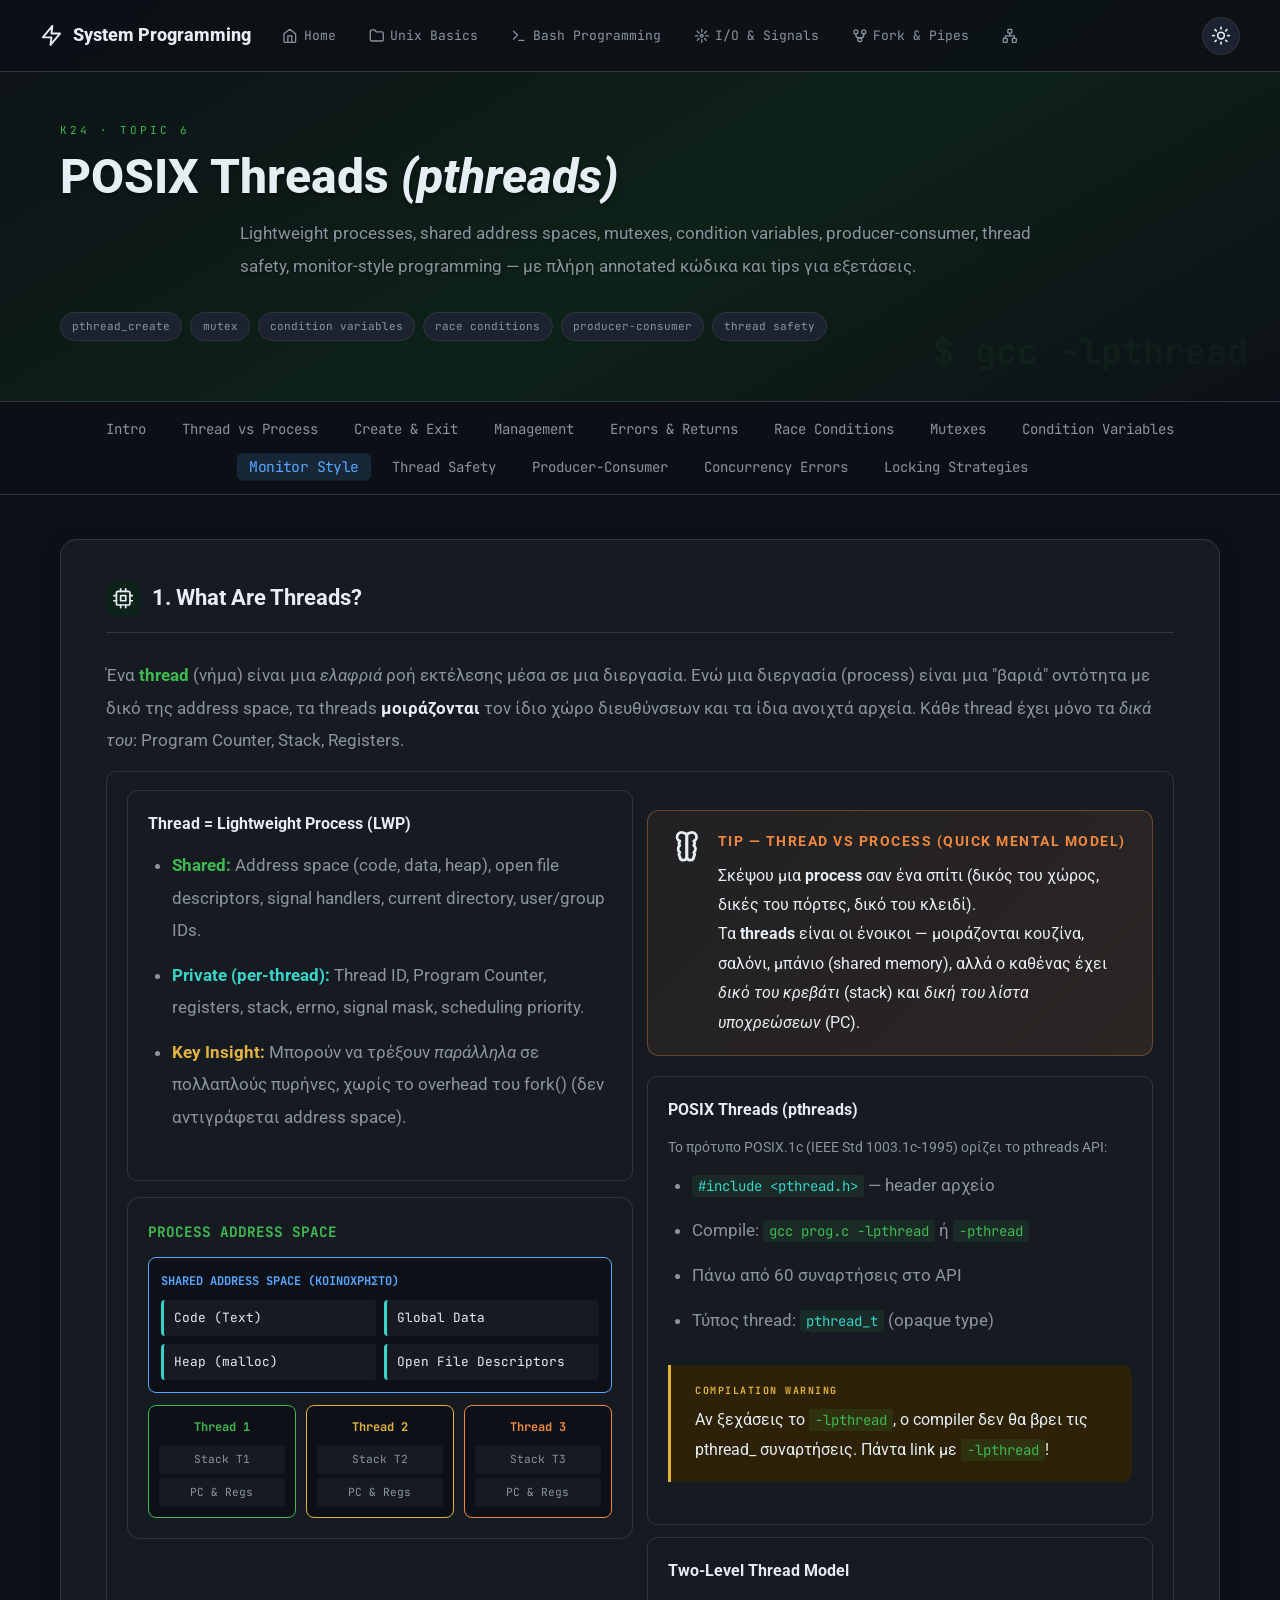
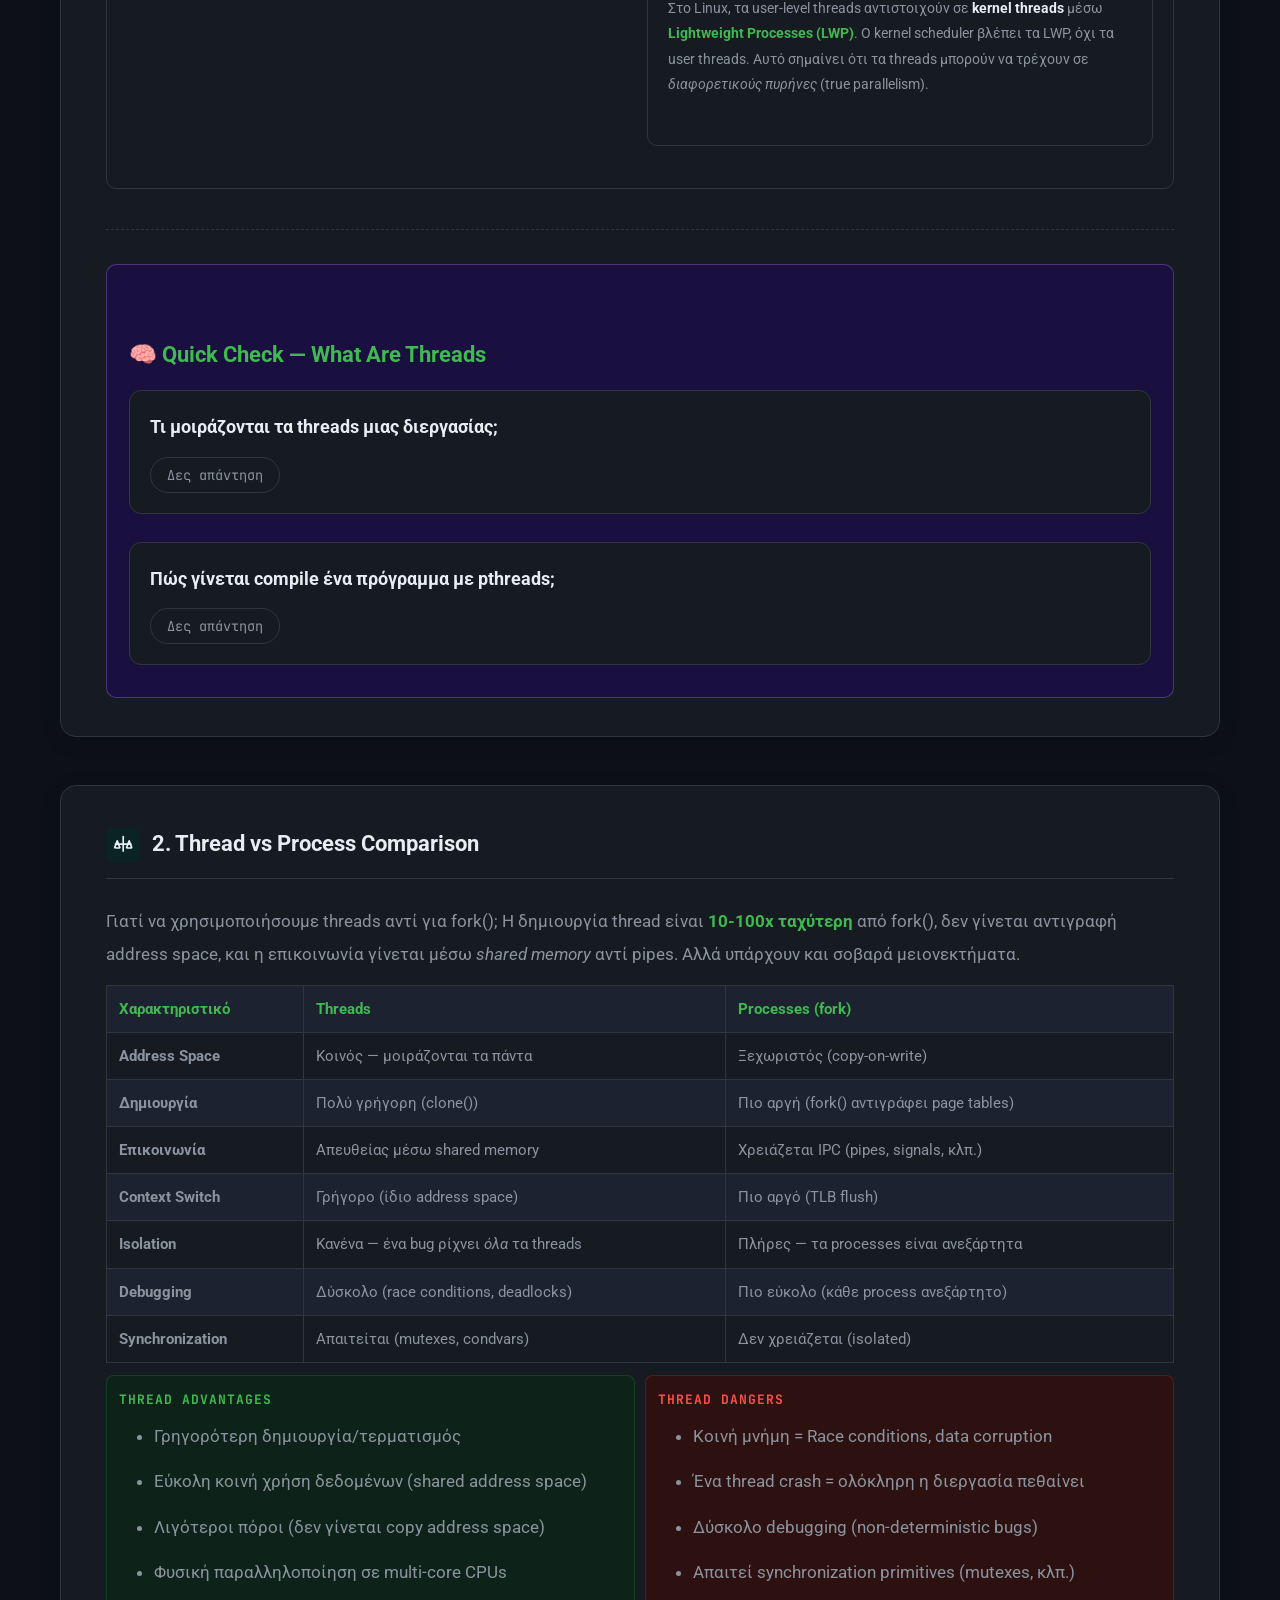
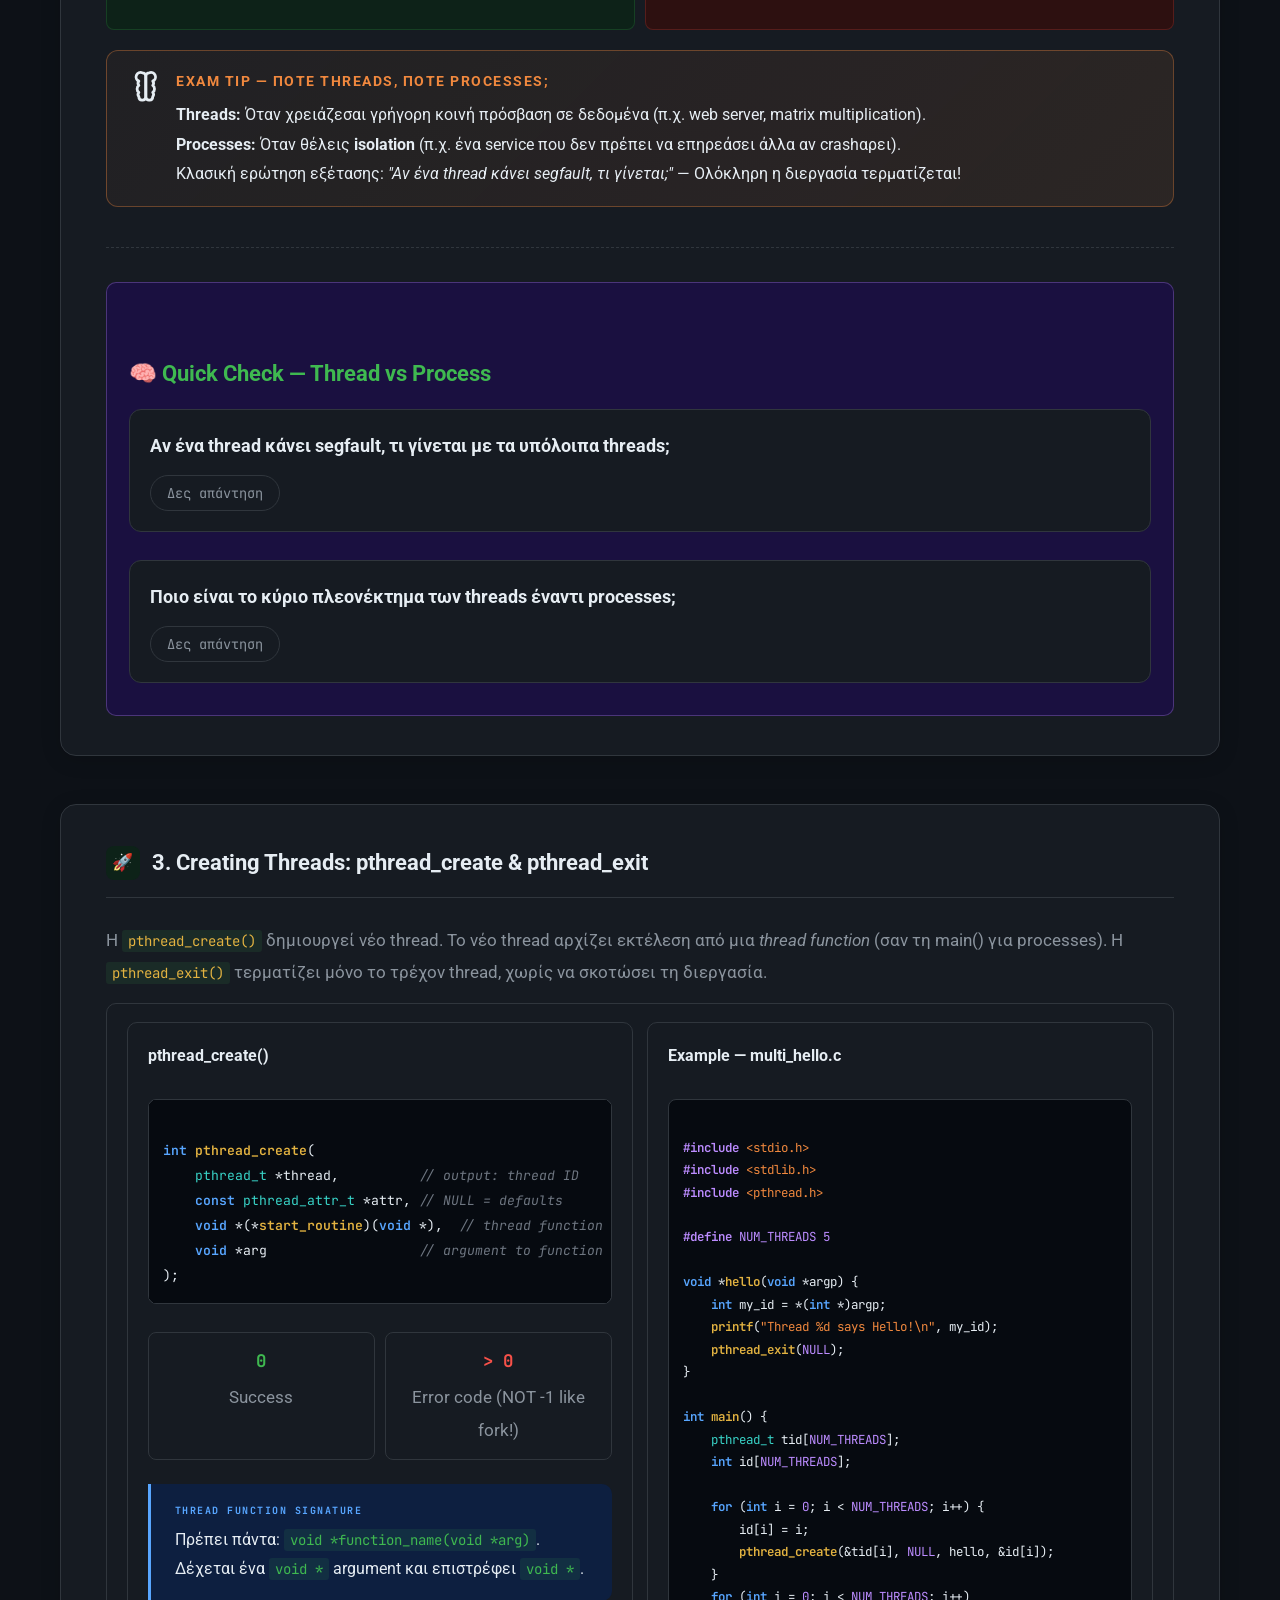
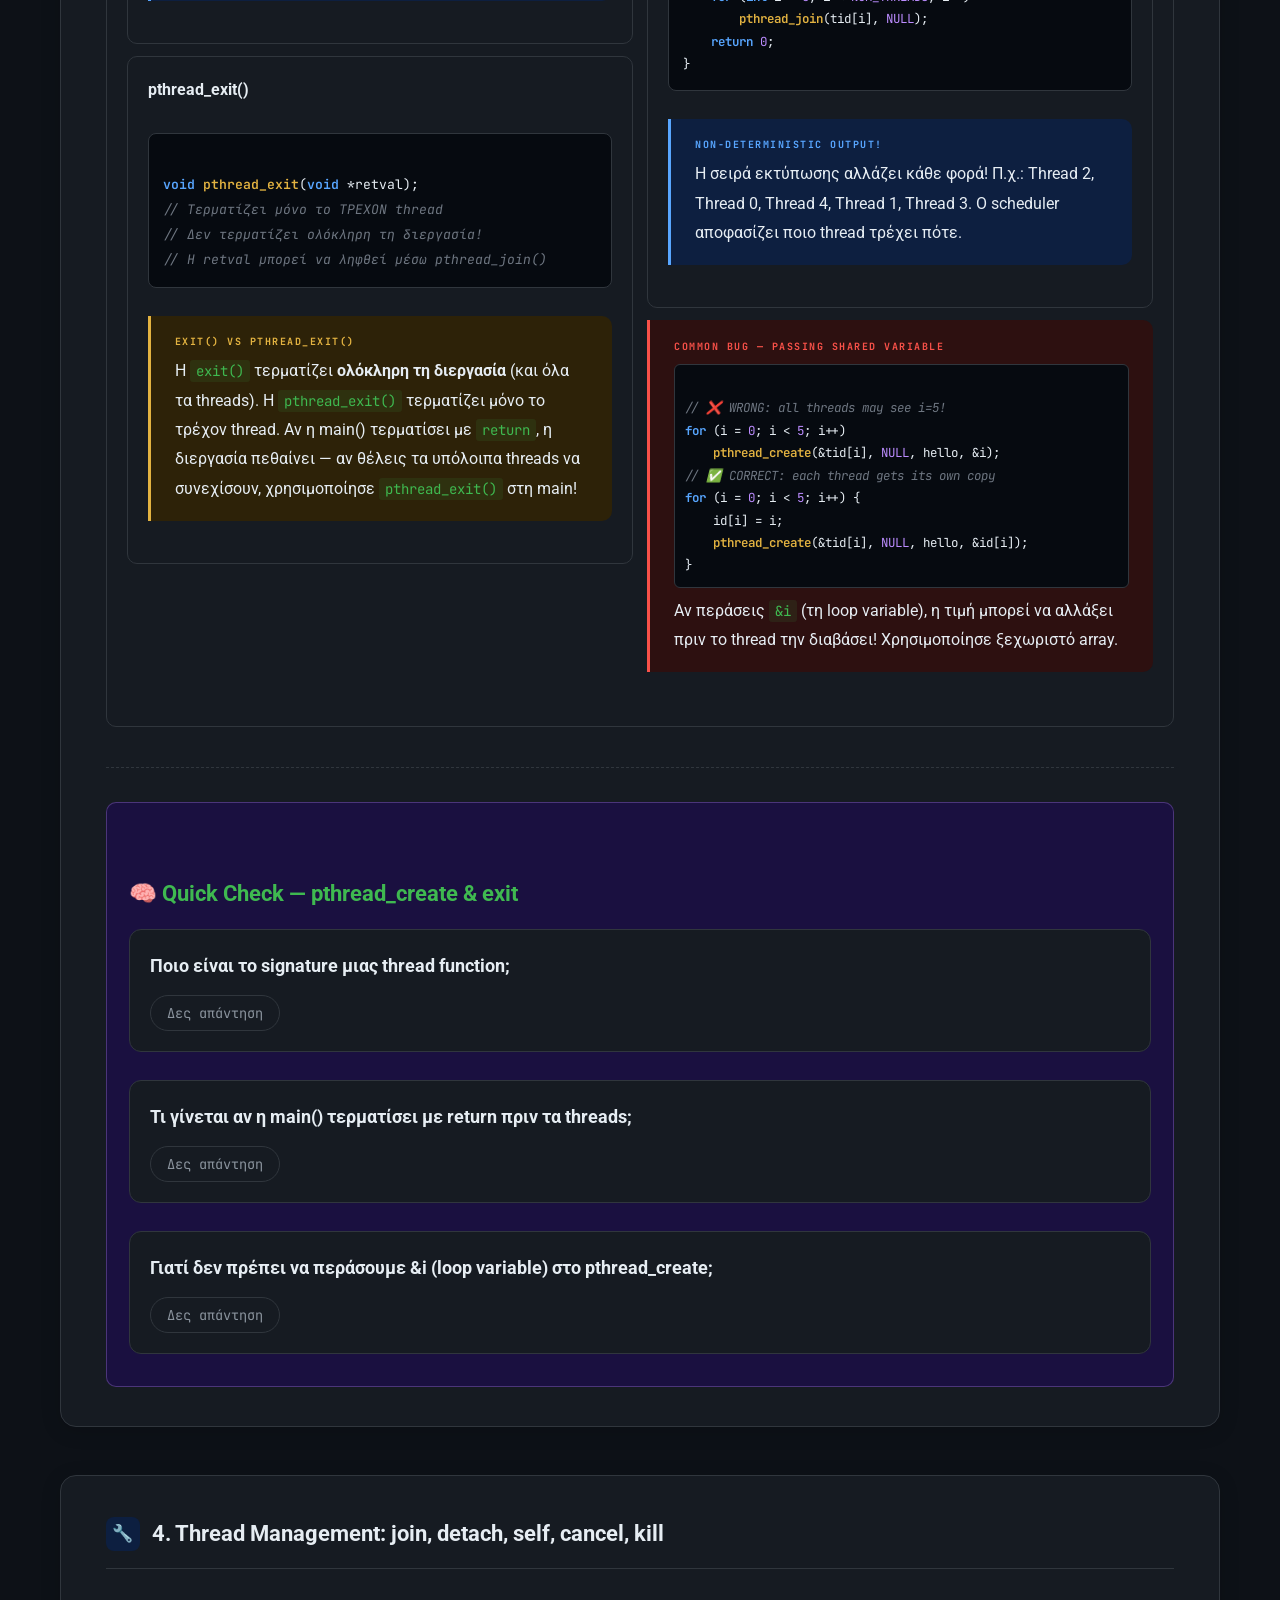
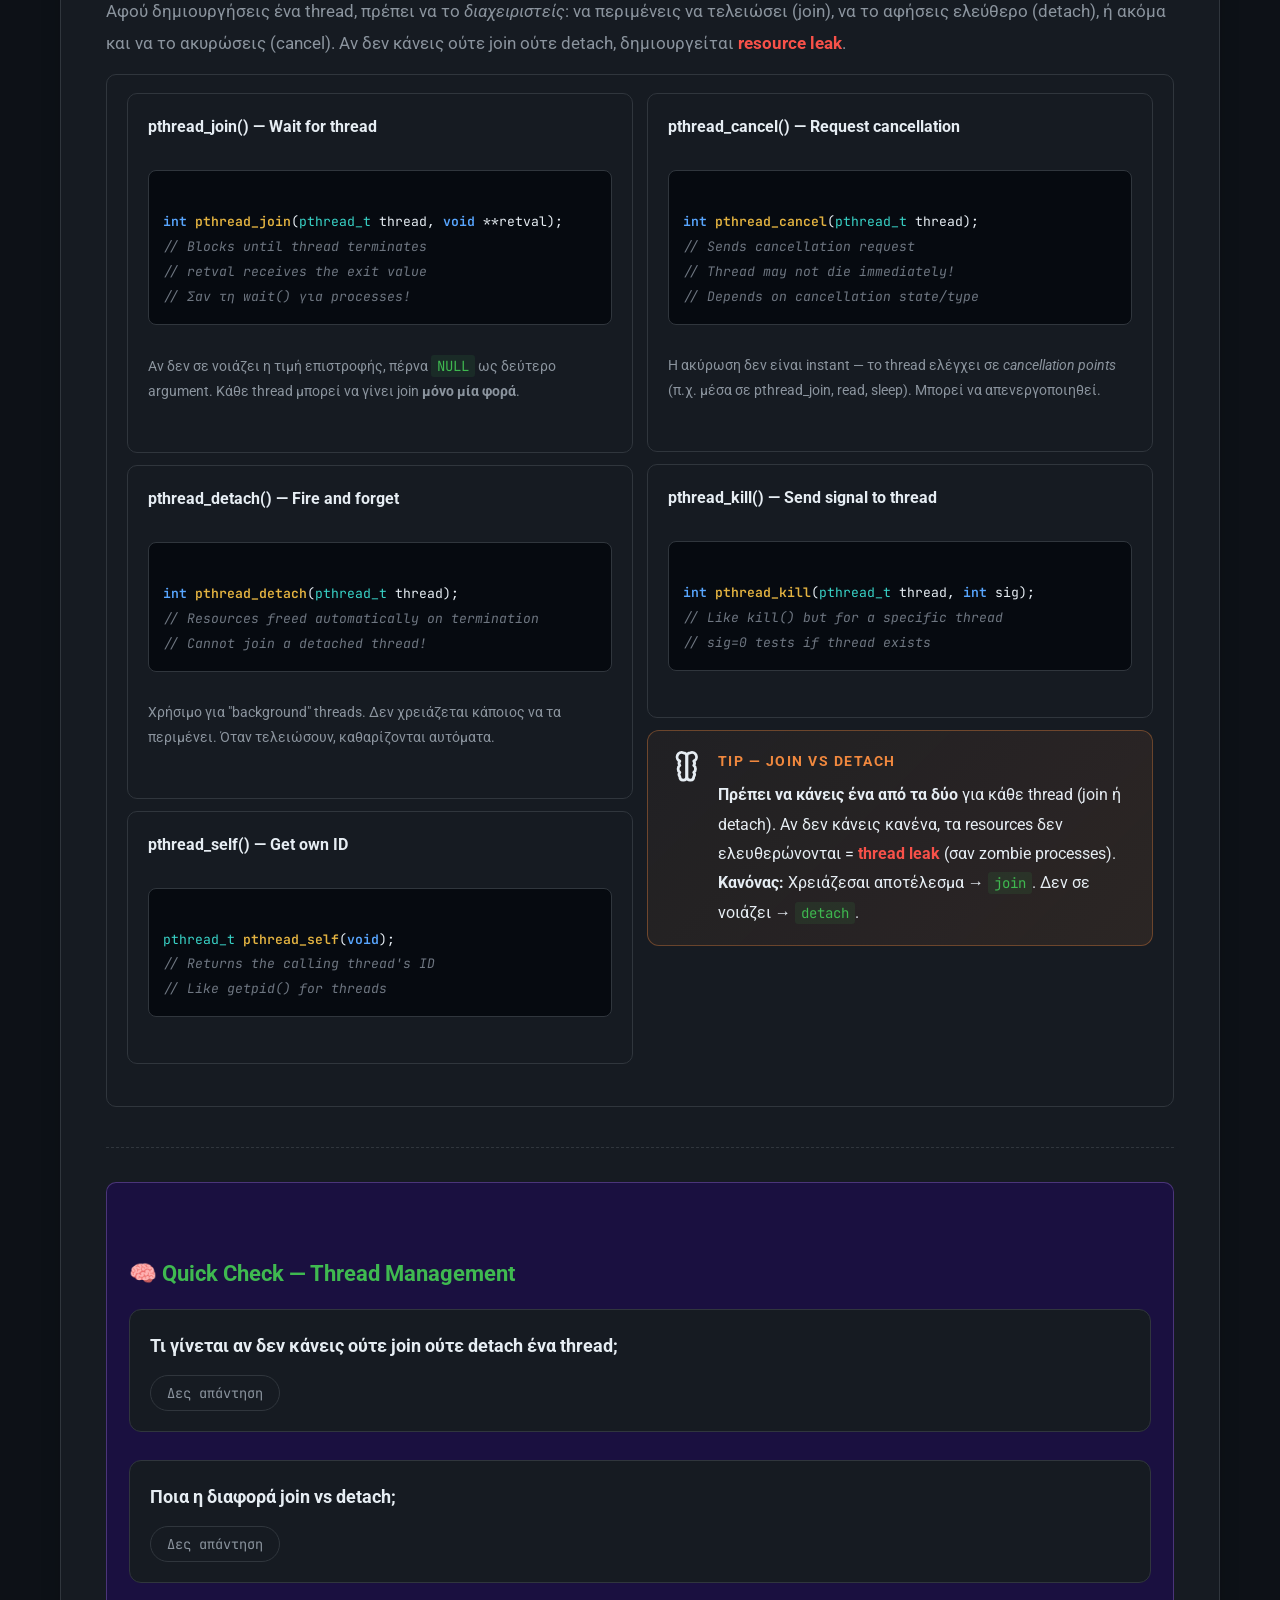
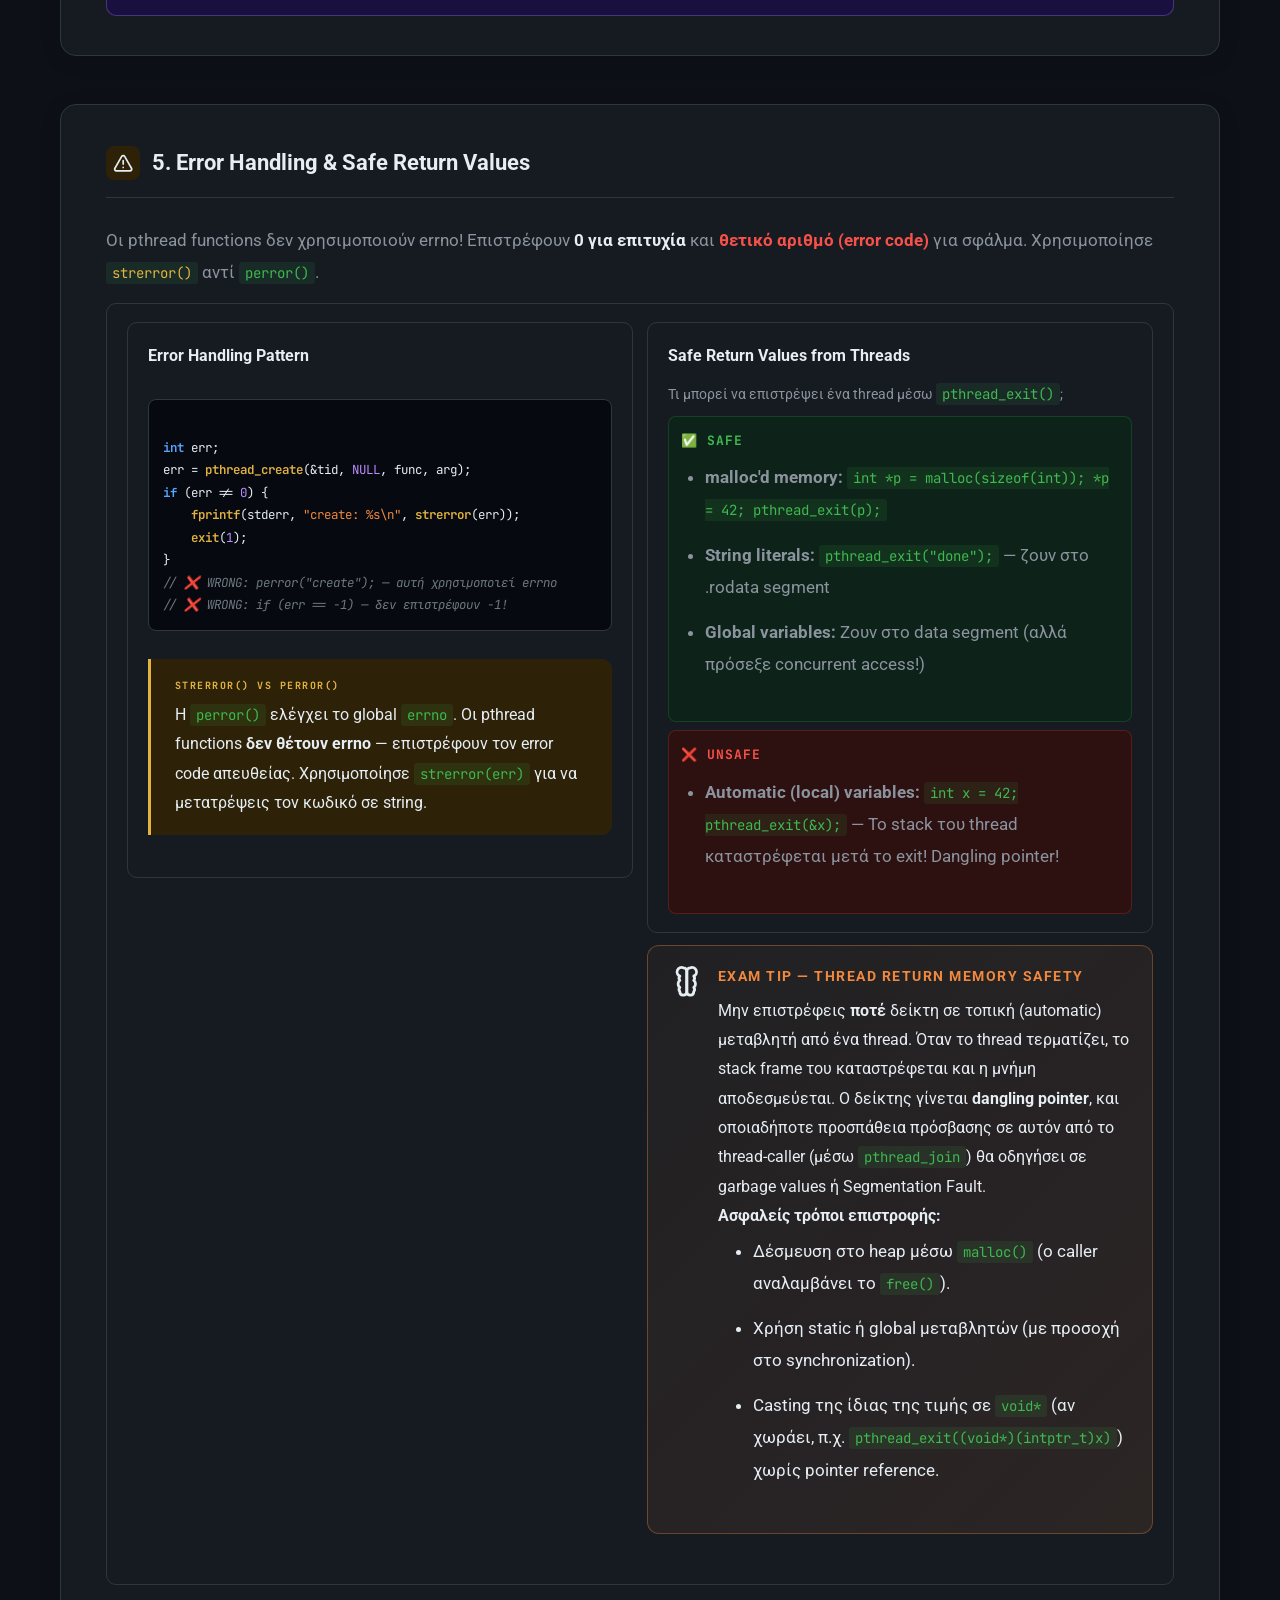
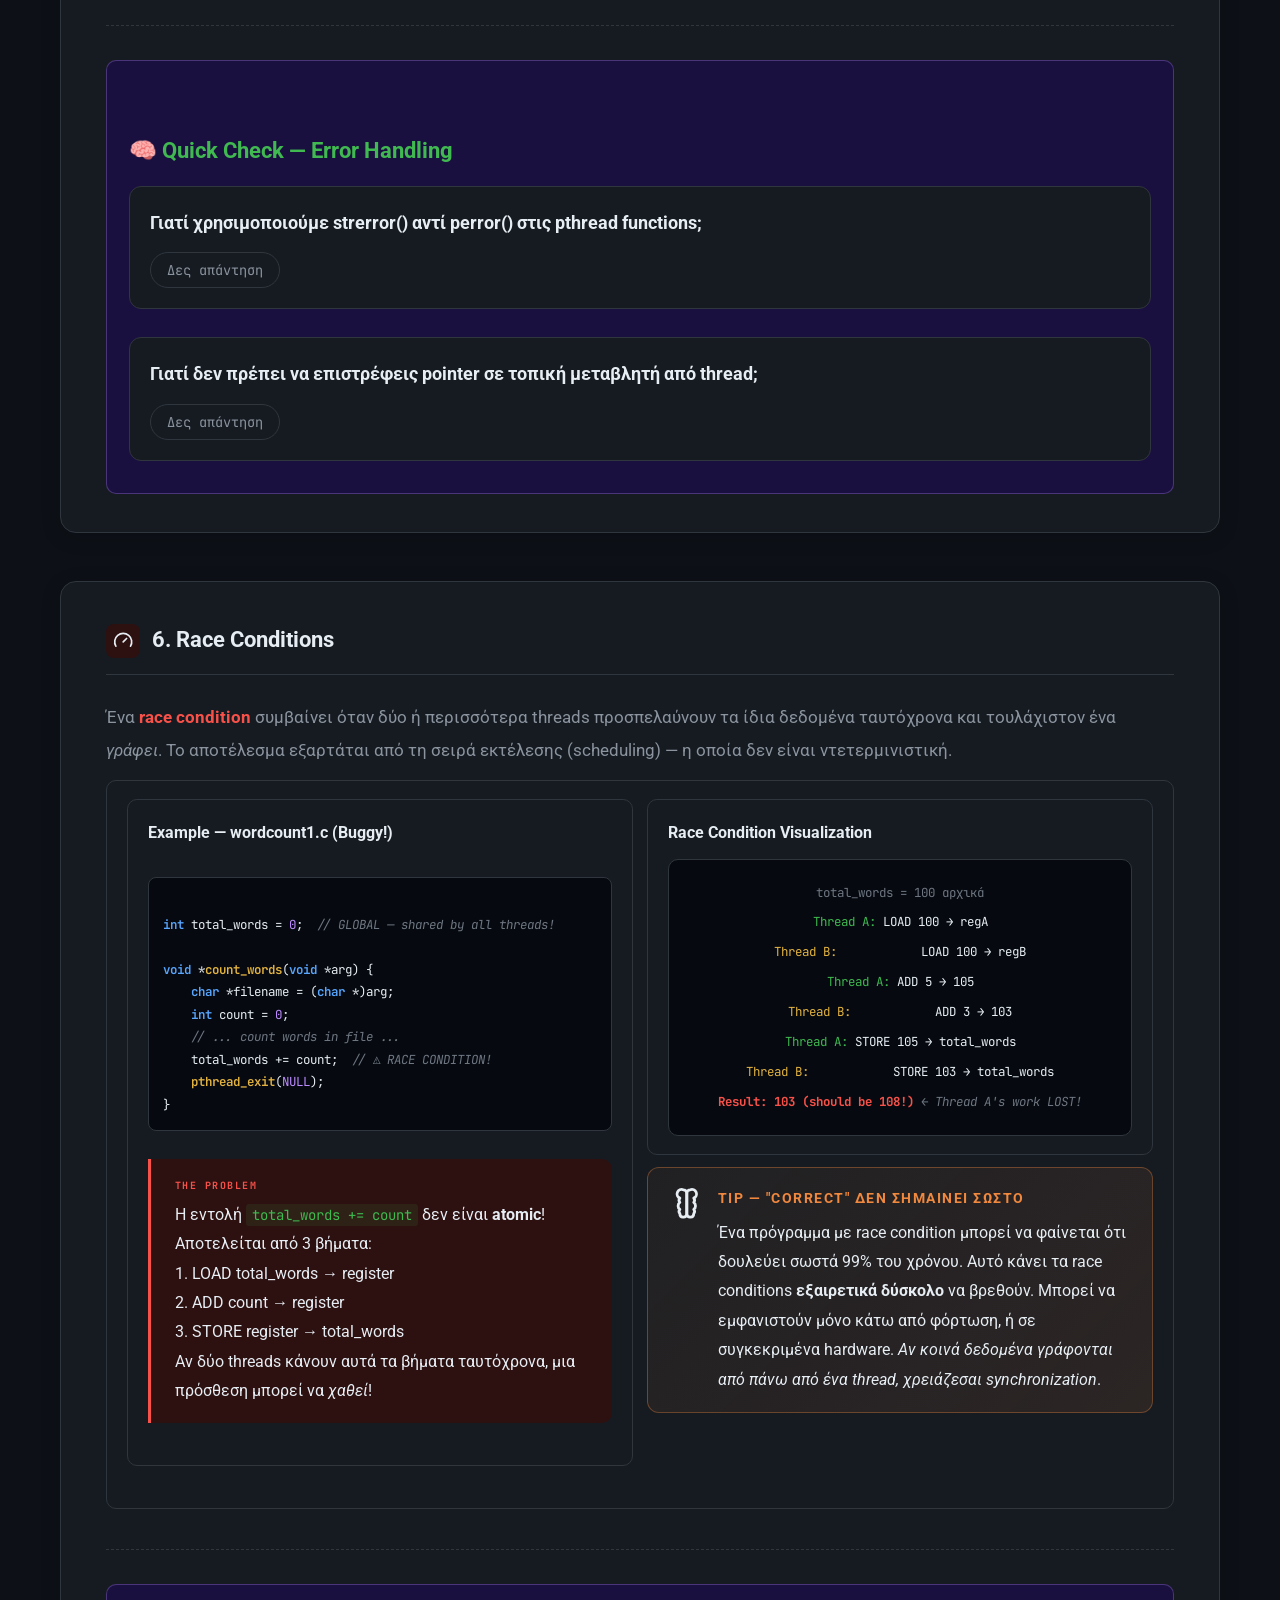
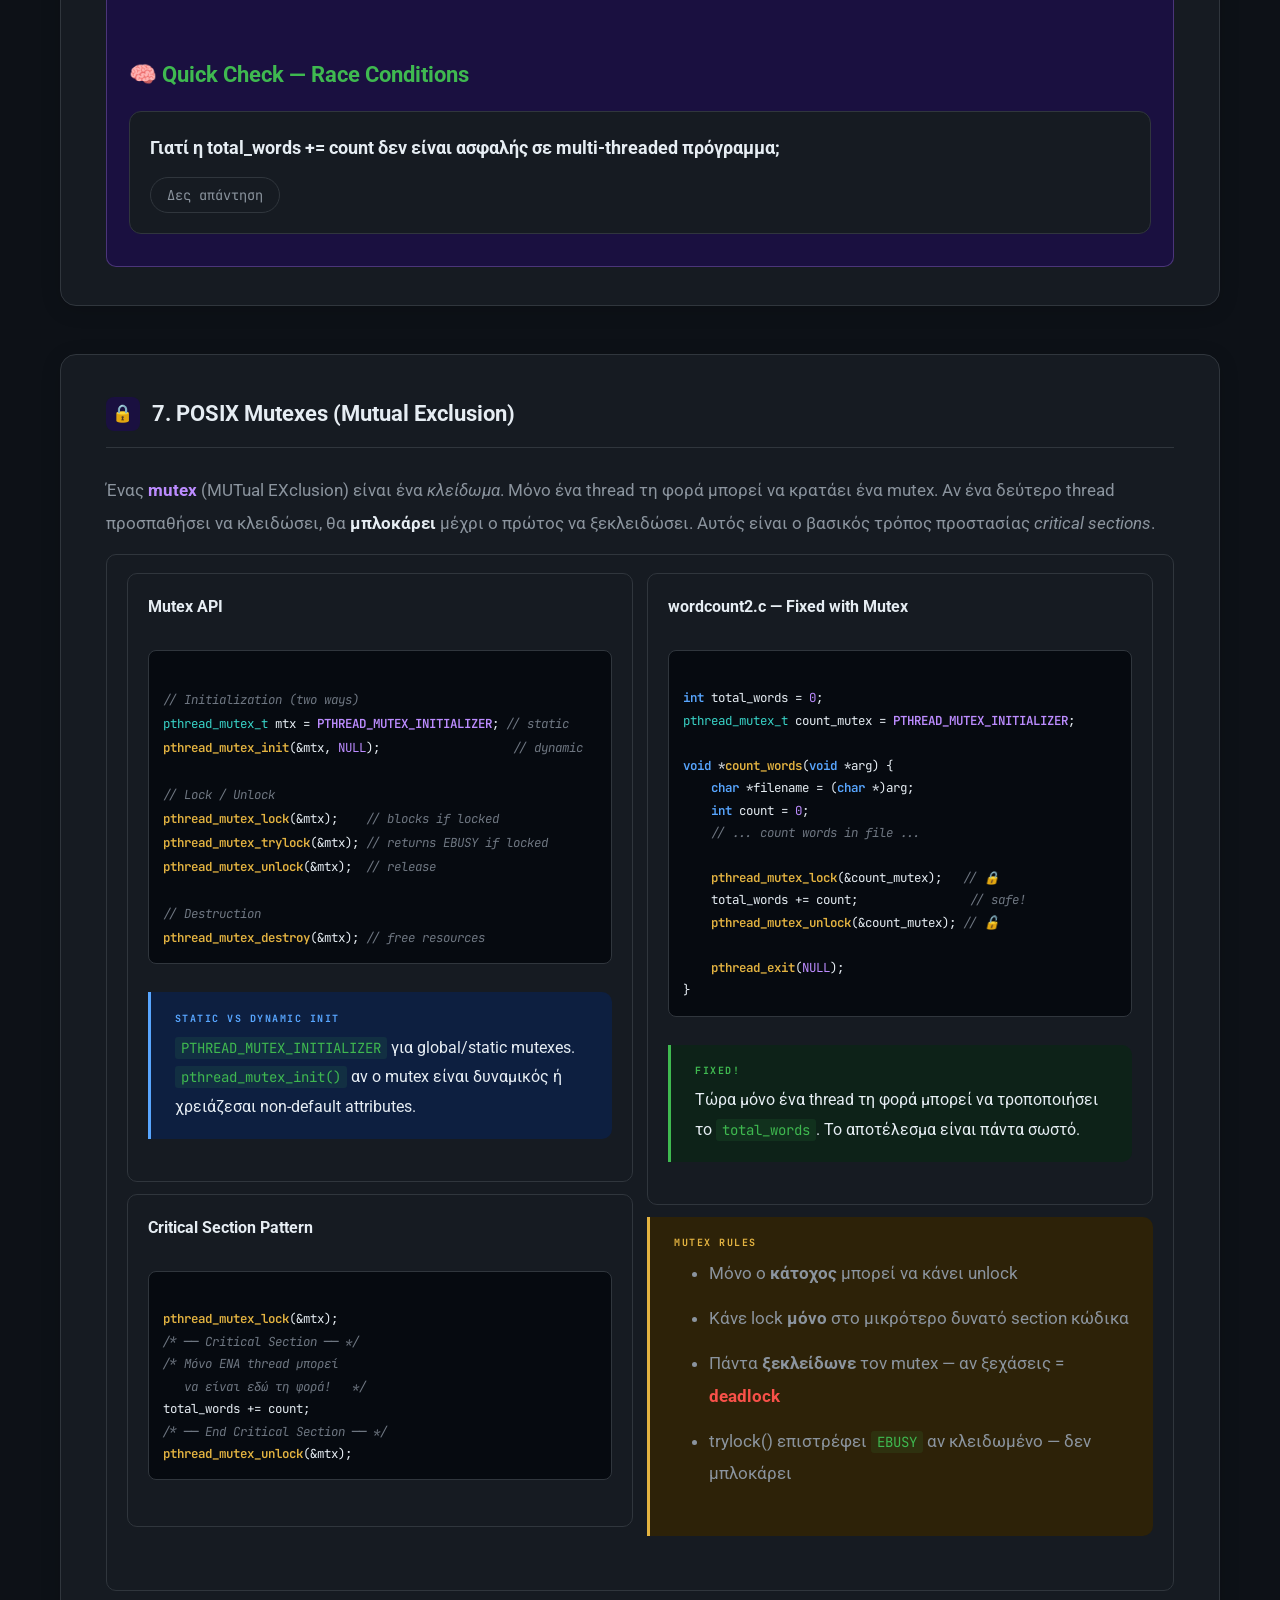
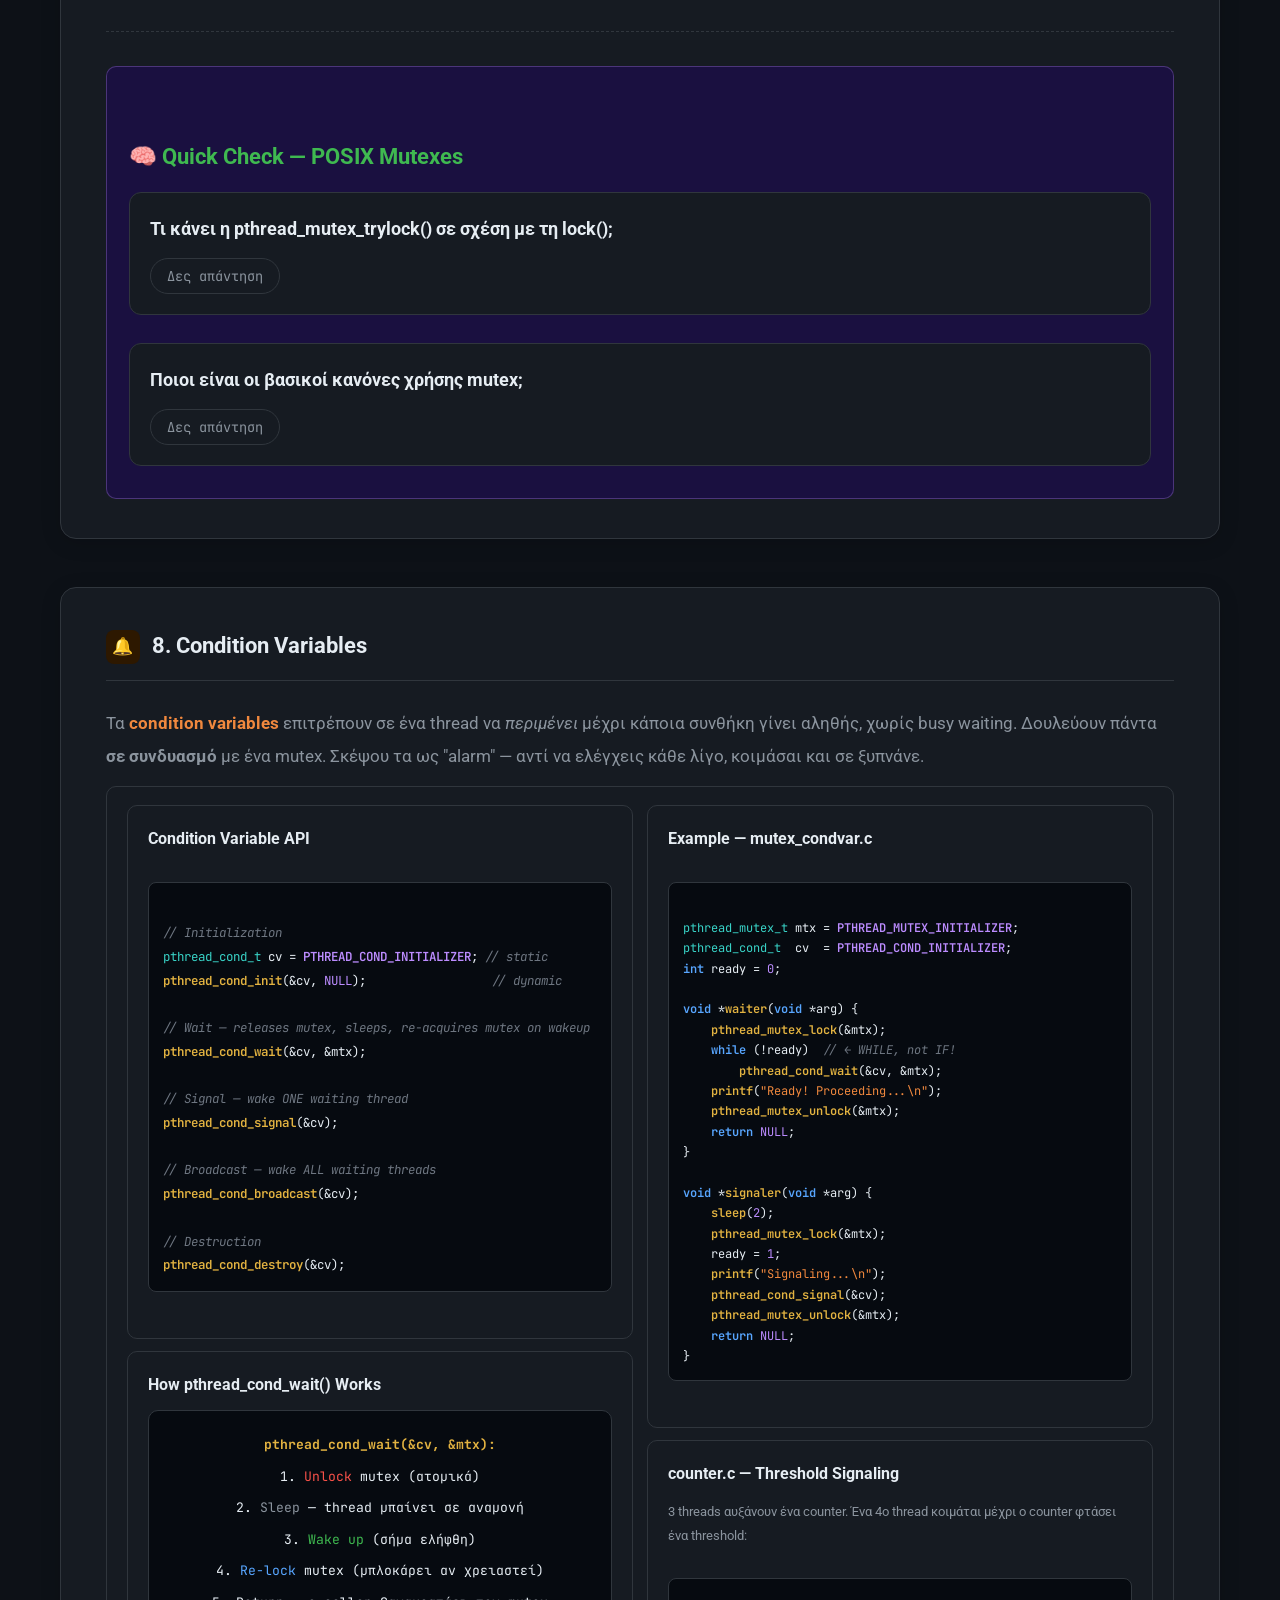
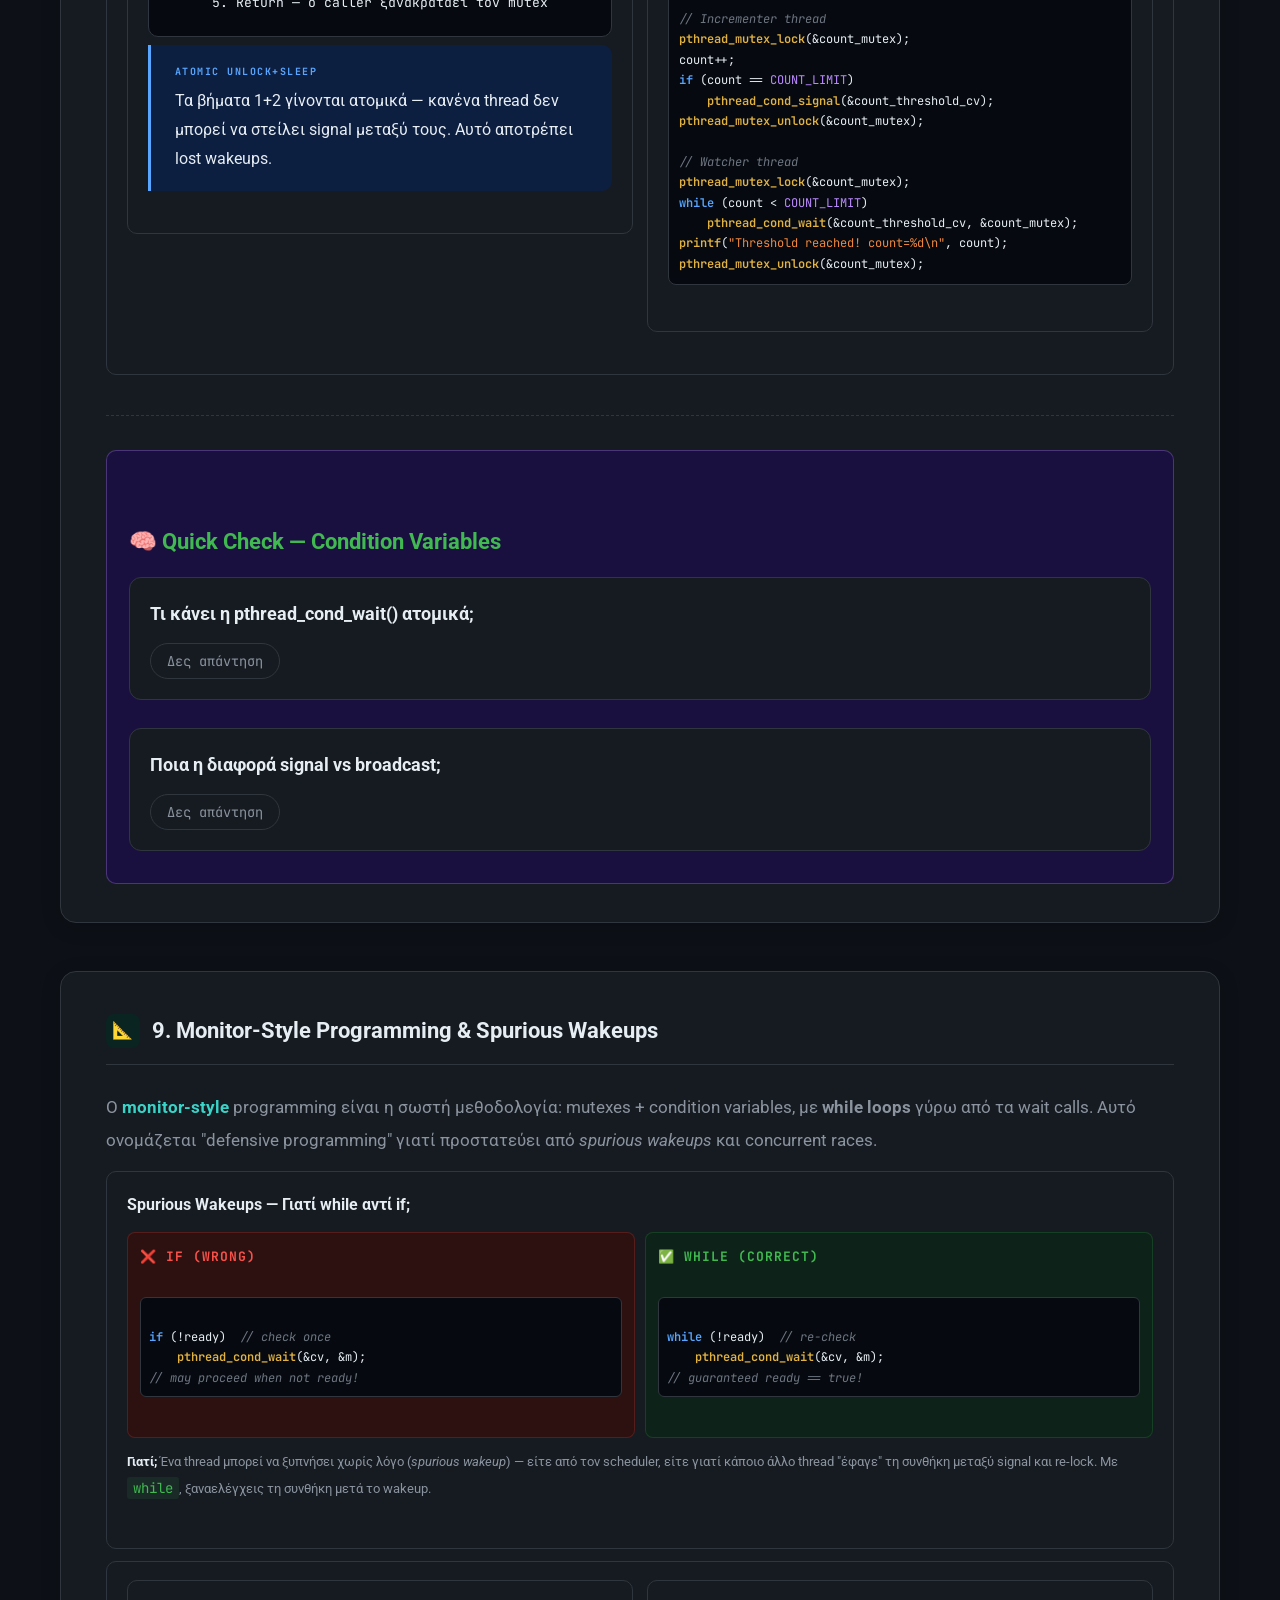
<file: topic6_threads.html>
<!DOCTYPE html>
<html lang="el">

<head>
  <meta charset="UTF-8">
  <meta name="viewport" content="width=device-width, initial-scale=1.0">
  <title>Topic 6 · POSIX Threads (pthreads)</title>
  <link
    href="https://fonts.googleapis.com/css2?family=JetBrains+Mono:wght@400;600;700&family=Syne:wght@400;700;800&family=Lora:ital,wght@0,400;0,600;1,400&display=swap"
    rel="stylesheet">
  <link rel="stylesheet" href="styles/base.css">
  <link rel="stylesheet" href="styles/layout.css">
  <link rel="stylesheet" href="styles/components.css">
  <style>
    :root {
      --bg: #0d1117;
      --bg-rgb: 13, 17, 23;
      --surf: #161b22;
      --surf2: #1c2230;
      --border: #30363d;
      --blue: #58a6ff;
      --blue-rgb: 88, 166, 255;
      --bdim: #0d1f40;
      --green: #3fb950;
      --green-rgb: 63, 185, 80;
      --gdim: #0d2218;
      --yellow: #e3b341;
      --ydim: #2d2208;
      --red: #f85149;
      --rdim: #2d1010;
      --cyan: #39d4c8;
      --cdim: #0a2422;
      --purple: #bc8cff;
      --purple-rgb: 188, 140, 255;
      --pdim: #1a1040;
      --orange: #f0883e;
      --orange-rgb: 240, 136, 62;
      --odim: #2d1800;
      --txt: #e6edf3;
      --muted: #8b949e;
      --dim: #6e7681
    }

    .hero {
      background: var(--hero-bg);
      background-image: linear-gradient(150deg, rgb(13, 17, 23) 0%, rgb(13, 34, 24) 55%, rgb(13, 17, 23) 100%);
      background-position-x: initial;
      background-position-y: initial;
      background-size: initial;
      background-repeat: initial;
      background-attachment: initial;
      background-origin: initial;
      background-clip: initial;
    }

    .hero::after {
      content: '$ gcc -lpthread';
      position: absolute;
      right: 32px;
      bottom: 16px;
      font-family: 'JetBrains Mono', monospace;
      font-size: clamp(1rem, 3vw, 2.2rem);
      color: rgba(63, 185, 80, .06);
      pointer-events: none;
      font-weight: 700
    }

    .cb {
      background: #060a10
    }

    .kw {
      color: var(--blue);
      font-weight: 600
    }

    .fn {
      color: var(--yellow);
      font-weight: 600
    }

    .st {
      color: var(--orange)
    }

    .cm {
      color: var(--dim);
      font-style: italic
    }

    .nm {
      color: var(--purple)
    }

    .tp {
      color: var(--cyan)
    }

    .mc {
      color: var(--purple);
      font-weight: 600
    }

    .pr {
      color: var(--muted)
    }

    .struct-box {
      background: #060a10;
      border: 1px solid var(--border);
      border-radius: 10px;
      padding: 18px 22px;
      font-family: 'JetBrains Mono', monospace;
      line-height: 2
    }

    .sf-type {
      color: var(--cyan)
    }

    .sf-field {
      color: var(--txt)
    }

    .sf-comment {
      color: var(--dim);
      font-style: italic
    }

    .thread-diagram {
      background: #060a10;
      border: 1px solid var(--border);
      border-radius: 10px;
      padding: 18px;
      font-family: 'JetBrains Mono', monospace;
      text-align: center;
      line-height: 2.4
    }

    .compare {
      display: grid;
      grid-template-columns: 1fr 1fr;
      gap: 10px;
      margin: 12px 0
    }

    .good-side {
      background: var(--gdim);
      border: 1px solid rgba(63, 185, 80, .2);
      border-radius: 8px;
      padding: 12px
    }

    .bad-side {
      background: var(--rdim);
      border: 1px solid rgba(248, 81, 73, .2);
      border-radius: 8px;
      padding: 12px
    }

    .side-label {
      font-size: 0.8125rem;
      font-family: 'JetBrains Mono', monospace;
      letter-spacing: 1px;
      font-weight: 700;
      margin-bottom: 0.5rem;
      text-transform: uppercase
    }

    .retval-row {
      display: flex;
      gap: 10px;
      flex-wrap: wrap;
      margin: 12px 0
    }

    .retval {
      flex: 1;
      min-width: 120px;
      background: var(--surf);
      border: 1px solid var(--border);
      border-radius: 8px;
      padding: 12px;
      text-align: center
    }

    .retval-num {
      font-family: 'JetBrains Mono', monospace;
      font-weight: 700;
      margin-bottom: 4px
    }

    .retval-desc {
      color: var(--muted)
    }

    html[data-theme="light"] .hero {
      background: var(--hero-bg);
      background-image: linear-gradient(150deg, rgb(248, 250, 252) 0%, rgb(240, 253, 244) 55%, rgb(248, 250, 252) 100%);
      background-position-x: initial;
      background-position-y: initial;
      background-size: initial;
      background-repeat: initial;
      background-attachment: initial;
      background-origin: initial;
      background-clip: initial;
    }

    html[data-theme="light"] .hero::after {
      color: rgba(var(--green-rgb), 0.15);
    }
  </style>
  <script src="js/nav.js" defer></script>
  <script src="data/questions.js" defer></script>
  <script src="js/quiz-loader.js" defer></script>
</head>

<body>
  <div id="site-nav"></div>

  <div class="hero">
    <div class="hero-label">K24 · Topic 6</div>
    <h1>POSIX Threads <em>(pthreads)</em></h1>
    <p>Lightweight processes, shared address spaces, mutexes, condition variables, producer-consumer, thread safety,
      monitor-style programming — με πλήρη annotated κώδικα και tips για εξετάσεις.</p>
    <div class="chips">
      <span class="chip">pthread_create</span><span class="chip">mutex</span><span class="chip">condition
        variables</span>
      <span class="chip">race conditions</span><span class="chip">producer-consumer</span><span class="chip">thread
        safety</span>
    </div>
  </div>

  <nav class="toc">
    <a href="#intro">Intro</a><a href="#comparison">Thread vs Process</a><a href="#create">Create &amp; Exit</a>
    <a href="#management">Management</a><a href="#errors">Errors &amp; Returns</a><a href="#races">Race Conditions</a>
    <a href="#mutexes">Mutexes</a><a href="#condvars">Condition Variables</a><a href="#monitor">Monitor Style</a>
    <a href="#safety">Thread Safety</a><a href="#prodcons">Producer-Consumer</a><a href="#concurrency">Concurrency
      Errors</a>
    <a href="#locking">Locking Strategies</a>
  </nav>

  <div class="wrap">

    <!-- ═══════════════════════ 1. INTRO ═══════════════════════ -->
    <section id="intro">
      <div class="sh">
        <div class="sh-icon bg-green-dim">🧵</div>
        <h2>1. What Are Threads?</h2>
      </div>

      <p class="section-desc">
        Ένα <strong class="text-green">thread</strong> (νήμα) είναι μια <em>ελαφριά</em> ροή εκτέλεσης μέσα σε μια
        διεργασία. Ενώ μια διεργασία (process) είναι μια "βαριά" οντότητα με δικό της address space, τα threads <strong
          class="text-primary">μοιράζονται</strong> τον ίδιο χώρο διευθύνσεων και τα ίδια ανοιχτά αρχεία. Κάθε thread
        έχει μόνο τα <em>δικά του</em>: Program Counter, Stack, Registers.
      </p>

      <div class="grid2">
        <div>
          <div class="card">
            <div class="card-title">Thread = Lightweight Process (LWP)</div>
            <ul class="auto-style-bb8f98">
              <li class="auto-style-fa3e1c">
                <strong class="text-green">Shared:</strong> Address space (code, data, heap), open file descriptors,
                signal handlers, current directory, user/group IDs.
              </li>
              <li class="auto-style-fa3e1c">
                <strong class="text-cyan">Private (per-thread):</strong> Thread ID, Program Counter, registers, stack,
                errno, signal mask, scheduling priority.
              </li>
              <li>
                <strong class="text-yellow">Key Insight:</strong> Μπορούν να τρέξουν <em>παράλληλα</em> σε πολλαπλούς
                πυρήνες, χωρίς το overhead του fork() (δεν αντιγράφεται address space).
              </li>
            </ul>
          </div>

          <div class="topic-section-card">
            <div class="auto-style-72a045">Process Address Space</div>
            <div class="auto-style-bbc017">

              <!-- Shared Segment -->
              <div class="auto-style-b472b0">
                <div class="auto-style-e65a5b">Shared Address Space (Κοινόχρηστο)</div>
                <div class="auto-style-f5dc2d">
                  <div class="auto-style-43c67c">Code (Text)</div>
                  <div class="auto-style-43c67c">Global Data</div>
                  <div class="auto-style-43c67c">Heap (malloc)</div>
                  <div class="auto-style-43c67c">Open File Descriptors</div>
                </div>
              </div>

              <!-- Threads Private Segment -->
              <div class="auto-style-45ef11">
                <!-- Thread 1 -->
                <div class="auto-style-6779a6">
                  <div class="auto-style-d0b981">Thread 1</div>
                  <div class="auto-style-72be48">
                    <div class="auto-style-c285a8">Stack T1</div>
                    <div class="auto-style-c285a8">PC & Regs</div>
                  </div>
                </div>
                <!-- Thread 2 -->
                <div class="auto-style-1912c9">
                  <div class="auto-style-e7aa02">Thread 2</div>
                  <div class="auto-style-72be48">
                    <div class="auto-style-c285a8">Stack T2</div>
                    <div class="auto-style-c285a8">PC & Regs</div>
                  </div>
                </div>
                <!-- Thread 3 -->
                <div class="auto-style-f216a5">
                  <div class="auto-style-dda180">Thread 3</div>
                  <div class="auto-style-72be48">
                    <div class="auto-style-c285a8">Stack T3</div>
                    <div class="auto-style-c285a8">PC & Regs</div>
                  </div>
                </div>
              </div>

            </div>
          </div>
        </div>
        <div>
          <div class="tip">
            <div class="tip-icon">🧠</div>
            <div>
              <div class="tip-title">Tip — Thread vs Process (quick mental model)</div>
              <div class="tip-text">
                Σκέψου μια <strong>process</strong> σαν ένα σπίτι (δικός του χώρος, δικές του πόρτες, δικό του
                κλειδί).<br>
                Τα <strong>threads</strong> είναι οι ένοικοι — μοιράζονται κουζίνα, σαλόνι, μπάνιο (shared memory), αλλά
                ο καθένας έχει <em>δικό του κρεβάτι</em> (stack) και <em>δική του λίστα υποχρεώσεων</em> (PC).
              </div>
            </div>
          </div>

          <div class="card">
            <div class="card-title">POSIX Threads (pthreads)</div>
            <p class="auto-style-9bfa52">Το πρότυπο POSIX.1c (IEEE Std 1003.1c-1995) ορίζει το pthreads API:</p>
            <ul class="auto-style-1b41d3">
              <li><code class="text-cyan">#include &lt;pthread.h&gt;</code> — header αρχείο</li>
              <li>Compile: <code class="text-green">gcc prog.c -lpthread</code> ή <code
                  class="text-green">-pthread</code></li>
              <li>Πάνω από 60 συναρτήσεις στο API</li>
              <li>Τύπος thread: <code class="text-cyan">pthread_t</code> (opaque type)</li>
            </ul>
            <div class="wbox mt-10">
              <div class="lbl text-yellow">Compilation Warning</div>
              Αν ξεχάσεις το <code>-lpthread</code>, ο compiler δεν θα βρει τις pthread_ συναρτήσεις. Πάντα link με
              <code>-lpthread</code>!
            </div>
          </div>

          <div class="card mt-10">
            <div class="card-title">Two-Level Thread Model</div>
            <p class="auto-style-ca4b5e">
              Στο Linux, τα user-level threads αντιστοιχούν σε <strong class="text-primary">kernel threads</strong> μέσω
              <strong class="text-green">Lightweight Processes (LWP)</strong>. Ο kernel scheduler βλέπει τα LWP, όχι τα
              user threads. Αυτό σημαίνει ότι τα threads μπορούν να τρέχουν σε <em>διαφορετικούς πυρήνες</em> (true
              parallelism).
            </p>
          </div>
        </div>
      </div>

      <div class="section-quiz" data-topic="topic6" data-section="intro"></div>
    </section>

    <!-- ═══════════════════════ 2. THREAD vs PROCESS ═══════════════════════ -->
    <section id="comparison">
      <div class="sh">
        <div class="sh-icon bg-cyan-dim">⚖️</div>
        <h2>2. Thread vs Process Comparison</h2>
      </div>

      <p class="section-desc">
        Γιατί να χρησιμοποιήσουμε threads αντί για fork(); Η δημιουργία thread είναι <strong class="text-green">10-100x
          ταχύτερη</strong> από fork(), δεν γίνεται αντιγραφή address space, και η επικοινωνία γίνεται μέσω <em>shared
          memory</em> αντί pipes. Αλλά υπάρχουν και σοβαρά μειονεκτήματα.
      </p>

      <table class="vtbl">
        <thead>
          <tr>
            <th>Χαρακτηριστικό</th>
            <th class="text-green">Threads</th>
            <th class="text-blue">Processes (fork)</th>
          </tr>
        </thead>
        <tbody>
          <tr>
            <td><strong>Address Space</strong></td>
            <td>Κοινός — μοιράζονται τα πάντα</td>
            <td>Ξεχωριστός (copy-on-write)</td>
          </tr>
          <tr>
            <td><strong>Δημιουργία</strong></td>
            <td>Πολύ γρήγορη (clone())</td>
            <td>Πιο αργή (fork() αντιγράφει page tables)</td>
          </tr>
          <tr>
            <td><strong>Επικοινωνία</strong></td>
            <td>Απευθείας μέσω shared memory</td>
            <td>Χρειάζεται IPC (pipes, signals, κλπ.)</td>
          </tr>
          <tr>
            <td><strong>Context Switch</strong></td>
            <td>Γρήγορο (ίδιο address space)</td>
            <td>Πιο αργό (TLB flush)</td>
          </tr>
          <tr>
            <td><strong>Isolation</strong></td>
            <td>Κανένα — ένα bug ρίχνει <em>όλα</em> τα threads</td>
            <td>Πλήρες — τα processes είναι ανεξάρτητα</td>
          </tr>
          <tr>
            <td><strong>Debugging</strong></td>
            <td>Δύσκολο (race conditions, deadlocks)</td>
            <td>Πιο εύκολο (κάθε process ανεξάρτητο)</td>
          </tr>
          <tr>
            <td><strong>Synchronization</strong></td>
            <td>Απαιτείται (mutexes, condvars)</td>
            <td>Δεν χρειάζεται (isolated)</td>
          </tr>
        </tbody>
      </table>

      <div class="compare">
        <div class="good-side">
          <div class="side-label text-green">Thread Advantages</div>
          <ul class="auto-style-1b41d3">
            <li>Γρηγορότερη δημιουργία/τερματισμός</li>
            <li>Εύκολη κοινή χρήση δεδομένων (shared address space)</li>
            <li>Λιγότεροι πόροι (δεν γίνεται copy address space)</li>
            <li>Φυσική παραλληλοποίηση σε multi-core CPUs</li>
          </ul>
        </div>
        <div class="bad-side">
          <div class="side-label text-red">Thread Dangers</div>
          <ul class="auto-style-1b41d3">
            <li>Κοινή μνήμη = Race conditions, data corruption</li>
            <li>Ένα thread crash = ολόκληρη η διεργασία πεθαίνει</li>
            <li>Δύσκολο debugging (non-deterministic bugs)</li>
            <li>Απαιτεί synchronization primitives (mutexes, κλπ.)</li>
          </ul>
        </div>
      </div>

      <div class="tip">
        <div class="tip-icon">🧠</div>
        <div>
          <div class="tip-title">Exam Tip — Πότε threads, πότε processes;</div>
          <div class="tip-text">
            <strong>Threads:</strong> Όταν χρειάζεσαι γρήγορη κοινή πρόσβαση σε δεδομένα (π.χ. web server, matrix
            multiplication).<br>
            <strong>Processes:</strong> Όταν θέλεις <strong>isolation</strong> (π.χ. ένα service που δεν πρέπει να
            επηρεάσει άλλα αν crashαρει).<br>
            Κλασική ερώτηση εξέτασης: <em>"Αν ένα thread κάνει segfault, τι γίνεται;"</em> — Ολόκληρη η διεργασία
            τερματίζεται!
          </div>
        </div>
      </div>

      <div class="section-quiz" data-topic="topic6" data-section="comparison"></div>
    </section>

    <!-- ═══════════════════════ 3. CREATE & EXIT ═══════════════════════ -->
    <section id="create">
      <div class="sh">
        <div class="sh-icon bg-green-dim">🚀</div>
        <h2>3. Creating Threads: pthread_create &amp; pthread_exit</h2>
      </div>

      <p class="section-desc">
        Η <code class="text-yellow">pthread_create()</code> δημιουργεί νέο thread. Το νέο thread αρχίζει εκτέλεση από
        μια <em>thread function</em> (σαν τη main() για processes). Η <code class="text-yellow">pthread_exit()</code>
        τερματίζει μόνο το τρέχον thread, χωρίς να σκοτώσει τη διεργασία.
      </p>

      <div class="grid2">
        <div>
          <div class="card">
            <div class="card-title">pthread_create()</div>
            <div class="cb auto-style-1c027c">
<span class="kw">int</span> <span class="fn">pthread_create</span>(
    <span class="tp">pthread_t</span> *<span class="sf-field">thread</span>,          <span class="cm">// output: thread ID</span>
    <span class="kw">const</span> <span class="tp">pthread_attr_t</span> *<span class="sf-field">attr</span>, <span class="cm">// NULL = defaults</span>
    <span class="kw">void</span> *(*<span class="fn">start_routine</span>)(<span class="kw">void</span> *),  <span class="cm">// thread function</span>
    <span class="kw">void</span> *<span class="sf-field">arg</span>                   <span class="cm">// argument to function</span>
);
</div>
            <div class="retval-row">
              <div class="retval">
                <div class="retval-num text-green">0</div>
                <div class="retval-desc">Success</div>
              </div>
              <div class="retval">
                <div class="retval-num text-red">&gt; 0</div>
                <div class="retval-desc">Error code (NOT -1 like fork!)</div>
              </div>
            </div>
            <div class="ibox">
              <div class="lbl text-blue">Thread Function Signature</div>
              Πρέπει πάντα: <code>void *function_name(void *arg)</code>. Δέχεται ένα <code>void *</code> argument και
              επιστρέφει <code>void *</code>.
            </div>
          </div>

          <div class="card mt-10">
            <div class="card-title">pthread_exit()</div>
            <div class="cb auto-style-ebc108">
<span class="kw">void</span> <span class="fn">pthread_exit</span>(<span class="kw">void</span> *<span class="sf-field">retval</span>);
<span class="cm">// Τερματίζει μόνο το ΤΡΕΧΟΝ thread</span>
<span class="cm">// Δεν τερματίζει ολόκληρη τη διεργασία!</span>
<span class="cm">// Η retval μπορεί να ληφθεί μέσω pthread_join()</span>
</div>
            <div class="wbox mt-8">
              <div class="lbl text-yellow">exit() vs pthread_exit()</div>
              Η <code>exit()</code> τερματίζει <strong>ολόκληρη τη διεργασία</strong> (και όλα τα threads). Η
              <code>pthread_exit()</code> τερματίζει μόνο το τρέχον thread. Αν η main() τερματίσει με
              <code>return</code>, η διεργασία πεθαίνει — αν θέλεις τα υπόλοιπα threads να συνεχίσουν, χρησιμοποίησε
              <code>pthread_exit()</code> στη main!
            </div>
          </div>
        </div>
        <div>
          <div class="card">
            <div class="card-title">Example — multi_hello.c</div>
            <div class="cb auto-style-f73641">
<span class="mc">#include</span> <span class="st">&lt;stdio.h&gt;</span>
<span class="mc">#include</span> <span class="st">&lt;stdlib.h&gt;</span>
<span class="mc">#include</span> <span class="st">&lt;pthread.h&gt;</span>

<span class="mc">#define</span> <span class="nm">NUM_THREADS</span> <span class="nm">5</span>

<span class="kw">void</span> *<span class="fn">hello</span>(<span class="kw">void</span> *<span class="sf-field">argp</span>) {
    <span class="kw">int</span> <span class="sf-field">my_id</span> = *(<span class="kw">int</span> *)argp;
    <span class="fn">printf</span>(<span class="st">"Thread %d says Hello!\n"</span>, my_id);
    <span class="fn">pthread_exit</span>(<span class="nm">NULL</span>);
}

<span class="kw">int</span> <span class="fn">main</span>() {
    <span class="tp">pthread_t</span> tid[<span class="nm">NUM_THREADS</span>];
    <span class="kw">int</span> id[<span class="nm">NUM_THREADS</span>];

    <span class="kw">for</span> (<span class="kw">int</span> i = <span class="nm">0</span>; i &lt; <span class="nm">NUM_THREADS</span>; i++) {
        id[i] = i;
        <span class="fn">pthread_create</span>(&amp;tid[i], <span class="nm">NULL</span>, hello, &amp;id[i]);
    }
    <span class="kw">for</span> (<span class="kw">int</span> i = <span class="nm">0</span>; i &lt; <span class="nm">NUM_THREADS</span>; i++)
        <span class="fn">pthread_join</span>(tid[i], <span class="nm">NULL</span>);
    <span class="kw">return</span> <span class="nm">0</span>;
}
</div>
            <div class="ibox mt-8">
              <div class="lbl text-blue">Non-deterministic Output!</div>
              Η σειρά εκτύπωσης αλλάζει κάθε φορά! Π.χ.: Thread 2, Thread 0, Thread 4, Thread 1, Thread 3. Ο scheduler
              αποφασίζει ποιο thread τρέχει πότε.
            </div>
          </div>

          <div class="rbox mt-10">
            <div class="lbl text-red">Common Bug — Passing Shared Variable</div>
            <div class="cb auto-style-a699e8">
<span class="cm">// ❌ WRONG: all threads may see i=5!</span>
<span class="kw">for</span> (i = <span class="nm">0</span>; i &lt; <span class="nm">5</span>; i++)
    <span class="fn">pthread_create</span>(&amp;tid[i], <span class="nm">NULL</span>, hello, &amp;i);
<span class="cm">// ✅ CORRECT: each thread gets its own copy</span>
<span class="kw">for</span> (i = <span class="nm">0</span>; i &lt; <span class="nm">5</span>; i++) {
    id[i] = i;
    <span class="fn">pthread_create</span>(&amp;tid[i], <span class="nm">NULL</span>, hello, &amp;id[i]);
}
</div>
            Αν περάσεις <code>&amp;i</code> (τη loop variable), η τιμή μπορεί να αλλάξει πριν το thread την διαβάσει!
            Χρησιμοποίησε ξεχωριστό array.
          </div>
        </div>
      </div>

      <div class="section-quiz" data-topic="topic6" data-section="create"></div>
    </section>

    <!-- ═══════════════════════ 4. THREAD MANAGEMENT ═══════════════════════ -->
    <section id="management">
      <div class="sh">
        <div class="sh-icon bg-blue-dim">🔧</div>
        <h2>4. Thread Management: join, detach, self, cancel, kill</h2>
      </div>

      <p class="section-desc">
        Αφού δημιουργήσεις ένα thread, πρέπει να το <em>διαχειριστείς</em>: να περιμένεις να τελειώσει (join), να το
        αφήσεις ελεύθερο (detach), ή ακόμα και να το ακυρώσεις (cancel). Αν δεν κάνεις ούτε join ούτε detach,
        δημιουργείται <strong class="text-red">resource leak</strong>.
      </p>

      <div class="grid2">
        <div>
          <div class="card">
            <div class="card-title">pthread_join() — Wait for thread</div>
            <div class="cb auto-style-ebc108">
<span class="kw">int</span> <span class="fn">pthread_join</span>(<span class="tp">pthread_t</span> <span class="sf-field">thread</span>, <span class="kw">void</span> **<span class="sf-field">retval</span>);
<span class="cm">// Blocks until thread terminates</span>
<span class="cm">// retval receives the exit value</span>
<span class="cm">// Σαν τη wait() για processes!</span>
</div>
            <p class="auto-style-fd762a">
              Αν δεν σε νοιάζει η τιμή επιστροφής, πέρνα <code>NULL</code> ως δεύτερο argument. Κάθε thread μπορεί να
              γίνει join <strong>μόνο μία φορά</strong>.
            </p>
          </div>

          <div class="card mt-10">
            <div class="card-title">pthread_detach() — Fire and forget</div>
            <div class="cb auto-style-ebc108">
<span class="kw">int</span> <span class="fn">pthread_detach</span>(<span class="tp">pthread_t</span> <span class="sf-field">thread</span>);
<span class="cm">// Resources freed automatically on termination</span>
<span class="cm">// Cannot join a detached thread!</span>
</div>
            <p class="auto-style-fd762a">
              Χρήσιμο για "background" threads. Δεν χρειάζεται κάποιος να τα περιμένει. Όταν τελειώσουν, καθαρίζονται
              αυτόματα.
            </p>
          </div>

          <div class="card mt-10">
            <div class="card-title">pthread_self() — Get own ID</div>
            <div class="cb auto-style-ebc108">
<span class="tp">pthread_t</span> <span class="fn">pthread_self</span>(<span class="kw">void</span>);
<span class="cm">// Returns the calling thread's ID</span>
<span class="cm">// Like getpid() for threads</span>
</div>
          </div>
        </div>
        <div>
          <div class="card">
            <div class="card-title">pthread_cancel() — Request cancellation</div>
            <div class="cb auto-style-ebc108">
<span class="kw">int</span> <span class="fn">pthread_cancel</span>(<span class="tp">pthread_t</span> <span class="sf-field">thread</span>);
<span class="cm">// Sends cancellation request</span>
<span class="cm">// Thread may not die immediately!</span>
<span class="cm">// Depends on cancellation state/type</span>
</div>
            <p class="auto-style-fd762a">
              Η ακύρωση δεν είναι instant — το thread ελέγχει σε <em>cancellation points</em> (π.χ. μέσα σε
              pthread_join, read, sleep). Μπορεί να απενεργοποιηθεί.
            </p>
          </div>

          <div class="card mt-10">
            <div class="card-title">pthread_kill() — Send signal to thread</div>
            <div class="cb auto-style-ebc108">
<span class="kw">int</span> <span class="fn">pthread_kill</span>(<span class="tp">pthread_t</span> <span class="sf-field">thread</span>, <span class="kw">int</span> <span class="sf-field">sig</span>);
<span class="cm">// Like kill() but for a specific thread</span>
<span class="cm">// sig=0 tests if thread exists</span>
</div>
          </div>

          <div class="tip mt-10">
            <div class="tip-icon">🧠</div>
            <div>
              <div class="tip-title">Tip — join vs detach</div>
              <div class="tip-text">
                <strong>Πρέπει να κάνεις ένα από τα δύο</strong> για κάθε thread (join ή detach). Αν δεν κάνεις κανένα,
                τα resources δεν ελευθερώνονται = <strong class="text-red">thread leak</strong> (σαν zombie
                processes).<br>
                <strong>Κανόνας:</strong> Χρειάζεσαι αποτέλεσμα → <code>join</code>. Δεν σε νοιάζει →
                <code>detach</code>.
              </div>
            </div>
          </div>
        </div>
      </div>

      <div class="section-quiz" data-topic="topic6" data-section="management"></div>
    </section>

    <!-- ═══════════════════════ 5. ERRORS & RETURN VALUES ═══════════════════════ -->
    <section id="errors">
      <div class="sh">
        <div class="sh-icon bg-yellow-dim">⚠️</div>
        <h2>5. Error Handling &amp; Safe Return Values</h2>
      </div>

      <p class="section-desc">
        Οι pthread functions δεν χρησιμοποιούν errno! Επιστρέφουν <strong class="text-primary">0 για επιτυχία</strong>
        και <strong class="text-red">θετικό αριθμό (error code)</strong> για σφάλμα. Χρησιμοποίησε <code
          class="text-yellow">strerror()</code> αντί <code>perror()</code>.
      </p>

      <div class="grid2">
        <div>
          <div class="card">
            <div class="card-title">Error Handling Pattern</div>
            <div class="cb auto-style-f73641">
<span class="kw">int</span> err;
err = <span class="fn">pthread_create</span>(&amp;tid, <span class="nm">NULL</span>, func, arg);
<span class="kw">if</span> (err != <span class="nm">0</span>) {
    <span class="fn">fprintf</span>(stderr, <span class="st">"create: %s\n"</span>, <span class="fn">strerror</span>(err));
    <span class="fn">exit</span>(<span class="nm">1</span>);
}
<span class="cm">// ❌ WRONG: perror("create"); — αυτή χρησιμοποιεί errno</span>
<span class="cm">// ❌ WRONG: if (err == -1) — δεν επιστρέφουν -1!</span>
</div>
            <div class="wbox mt-8">
              <div class="lbl text-yellow">strerror() vs perror()</div>
              Η <code>perror()</code> ελέγχει το global <code>errno</code>. Οι pthread functions <strong>δεν θέτουν
                errno</strong> — επιστρέφουν τον error code απευθείας. Χρησιμοποίησε <code>strerror(err)</code> για να
              μετατρέψεις τον κωδικό σε string.
            </div>
          </div>
        </div>
        <div>
          <div class="card">
            <div class="card-title">Safe Return Values from Threads</div>
            <p class="auto-style-9bfa52">Τι μπορεί να επιστρέψει ένα thread μέσω <code>pthread_exit()</code>;</p>

            <div class="good-side mb-8">
              <div class="side-label text-green">✅ Safe</div>
              <ul class="auto-style-2fd4f2">
                <li><strong>malloc'd memory:</strong>
                  <code>int *p = malloc(sizeof(int)); *p = 42; pthread_exit(p);</code></li>
                <li><strong>String literals:</strong> <code>pthread_exit("done");</code> — ζουν στο .rodata segment</li>
                <li><strong>Global variables:</strong> Ζουν στο data segment (αλλά πρόσεξε concurrent access!)</li>
              </ul>
            </div>

            <div class="bad-side">
              <div class="side-label text-red">❌ Unsafe</div>
              <ul class="auto-style-2fd4f2">
                <li><strong>Automatic (local) variables:</strong> <code>int x = 42; pthread_exit(&amp;x);</code> — Το
                  stack του thread καταστρέφεται μετά το exit! Dangling pointer!</li>
              </ul>
            </div>
          </div>
          <div class="tip mt-10">
            <div class="tip-icon">🧠</div>
            <div>
              <div class="tip-title">Exam Tip — Thread Return Memory Safety</div>
              <div class="tip-text">
                Μην επιστρέφεις <strong>ποτέ</strong> δείκτη σε τοπική (automatic) μεταβλητή από ένα thread. Όταν το
                thread τερματίζει, το stack frame του καταστρέφεται και η μνήμη αποδεσμεύεται. Ο δείκτης γίνεται
                <strong>dangling pointer</strong>, και οποιαδήποτε προσπάθεια πρόσβασης σε αυτόν από το thread-caller
                (μέσω <code>pthread_join</code>) θα οδηγήσει σε garbage values ή Segmentation Fault.<br>
                <strong>Ασφαλείς τρόποι επιστροφής:</strong>
                <ul class="auto-style-d87f7c">
                  <li>Δέσμευση στο heap μέσω <code>malloc()</code> (ο caller αναλαμβάνει το <code>free()</code>).</li>
                  <li>Χρήση static ή global μεταβλητών (με προσοχή στο synchronization).</li>
                  <li>Casting της ίδιας της τιμής σε <code>void*</code> (αν χωράει, π.χ.
                    <code>pthread_exit((void*)(intptr_t)x)</code>) χωρίς pointer reference.</li>
                </ul>
              </div>
            </div>
          </div>
        </div>
      </div>

      <div class="section-quiz" data-topic="topic6" data-section="errors"></div>
    </section>

    <!-- ═══════════════════════ 6. RACE CONDITIONS ═══════════════════════ -->
    <section id="races">
      <div class="sh">
        <div class="sh-icon bg-red-dim">🏎️</div>
        <h2>6. Race Conditions</h2>
      </div>

      <p class="section-desc">
        Ένα <strong class="text-red">race condition</strong> συμβαίνει όταν δύο ή περισσότερα threads προσπελαύνουν τα
        ίδια δεδομένα ταυτόχρονα και τουλάχιστον ένα <em>γράφει</em>. Το αποτέλεσμα εξαρτάται από τη σειρά εκτέλεσης
        (scheduling) — η οποία δεν είναι ντετερμινιστική.
      </p>

      <div class="grid2">
        <div>
          <div class="card">
            <div class="card-title">Example — wordcount1.c (Buggy!)</div>
            <div class="cb auto-style-f73641">
<span class="kw">int</span> <span class="sf-field">total_words</span> = <span class="nm">0</span>;  <span class="cm">// GLOBAL — shared by all threads!</span>

<span class="kw">void</span> *<span class="fn">count_words</span>(<span class="kw">void</span> *<span class="sf-field">arg</span>) {
    <span class="kw">char</span> *<span class="sf-field">filename</span> = (<span class="kw">char</span> *)arg;
    <span class="kw">int</span> <span class="sf-field">count</span> = <span class="nm">0</span>;
    <span class="cm">// ... count words in file ...</span>
    <span class="sf-field">total_words</span> += count;  <span class="cm">// ⚠️ RACE CONDITION!</span>
    <span class="fn">pthread_exit</span>(<span class="nm">NULL</span>);
}
</div>
            <div class="rbox mt-8">
              <div class="lbl text-red">The Problem</div>
              Η εντολή <code>total_words += count</code> δεν είναι <strong>atomic</strong>! Αποτελείται από 3
              βήματα:<br>
              1. LOAD total_words → register<br>
              2. ADD count → register<br>
              3. STORE register → total_words<br>
              Αν δύο threads κάνουν αυτά τα βήματα ταυτόχρονα, μια πρόσθεση μπορεί να <em>χαθεί</em>!
            </div>
          </div>
        </div>
        <div>
          <div class="card">
            <div class="card-title">Race Condition Visualization</div>
            <div class="thread-diagram auto-style-a3b7a3">
              <span class="text-dim">total_words = 100 αρχικά</span><br>
              <span class="text-green">Thread A:</span> LOAD 100 → regA<br>
              <span class="text-yellow">Thread B:</span> &nbsp;&nbsp;&nbsp;&nbsp;&nbsp;&nbsp;&nbsp;&nbsp;&nbsp;&nbsp;
              LOAD 100 → regB<br>
              <span class="text-green">Thread A:</span> ADD 5 → 105<br>
              <span class="text-yellow">Thread B:</span> &nbsp;&nbsp;&nbsp;&nbsp;&nbsp;&nbsp;&nbsp;&nbsp;&nbsp;&nbsp;
              ADD 3 → 103<br>
              <span class="text-green">Thread A:</span> STORE 105 → total_words<br>
              <span class="text-yellow">Thread B:</span> &nbsp;&nbsp;&nbsp;&nbsp;&nbsp;&nbsp;&nbsp;&nbsp;&nbsp;&nbsp;
              STORE 103 → total_words<br>
              <span class="auto-style-b7c7b3">Result: 103 (should be 108!)</span> <span class="cm">← Thread A's work
                LOST!</span>
            </div>
          </div>

          <div class="tip mt-10">
            <div class="tip-icon">🧠</div>
            <div>
              <div class="tip-title">Tip — "Correct" δεν σημαίνει σωστό</div>
              <div class="tip-text">
                Ένα πρόγραμμα με race condition μπορεί να φαίνεται ότι δουλεύει σωστά 99% του χρόνου. Αυτό κάνει τα race
                conditions <strong>εξαιρετικά δύσκολο</strong> να βρεθούν. Μπορεί να εμφανιστούν μόνο κάτω από φόρτωση,
                ή σε συγκεκριμένα hardware. <em>Αν κοινά δεδομένα γράφονται από πάνω από ένα thread, χρειάζεσαι
                  synchronization</em>.
              </div>
            </div>
          </div>
        </div>
      </div>

      <div class="section-quiz" data-topic="topic6" data-section="races"></div>
    </section>

    <!-- ═══════════════════════ 7. MUTEXES ═══════════════════════ -->
    <section id="mutexes">
      <div class="sh">
        <div class="sh-icon bg-purple-dim">🔒</div>
        <h2>7. POSIX Mutexes (Mutual Exclusion)</h2>
      </div>

      <p class="section-desc">
        Ένας <strong class="text-purple">mutex</strong> (MUTual EXclusion) είναι ένα <em>κλείδωμα</em>. Μόνο ένα thread
        τη φορά μπορεί να κρατάει ένα mutex. Αν ένα δεύτερο thread προσπαθήσει να κλειδώσει, θα <strong
          class="text-primary">μπλοκάρει</strong> μέχρι ο πρώτος να ξεκλειδώσει. Αυτός είναι ο βασικός τρόπος προστασίας
        <em>critical sections</em>.
      </p>

      <div class="grid2">
        <div>
          <div class="card">
            <div class="card-title">Mutex API</div>
            <div class="cb auto-style-aab09c">
<span class="cm">// Initialization (two ways)</span>
<span class="tp">pthread_mutex_t</span> mtx = <span class="mc">PTHREAD_MUTEX_INITIALIZER</span>; <span class="cm">// static</span>
<span class="fn">pthread_mutex_init</span>(&amp;mtx, <span class="nm">NULL</span>);                   <span class="cm">// dynamic</span>

<span class="cm">// Lock / Unlock</span>
<span class="fn">pthread_mutex_lock</span>(&amp;mtx);    <span class="cm">// blocks if locked</span>
<span class="fn">pthread_mutex_trylock</span>(&amp;mtx); <span class="cm">// returns EBUSY if locked</span>
<span class="fn">pthread_mutex_unlock</span>(&amp;mtx);  <span class="cm">// release</span>

<span class="cm">// Destruction</span>
<span class="fn">pthread_mutex_destroy</span>(&amp;mtx); <span class="cm">// free resources</span>
</div>

            <div class="ibox mt-10">
              <div class="lbl text-blue">Static vs Dynamic Init</div>
              <code>PTHREAD_MUTEX_INITIALIZER</code> για global/static mutexes. <code>pthread_mutex_init()</code> αν ο
              mutex είναι δυναμικός ή χρειάζεσαι non-default attributes.
            </div>
          </div>

          <div class="card mt-10">
            <div class="card-title">Critical Section Pattern</div>
            <div class="cb auto-style-bbf441">
<span class="fn">pthread_mutex_lock</span>(&amp;mtx);
<span class="cm">/* ── Critical Section ── */</span>
<span class="cm">/* Μόνο ΕΝΑ thread μπορεί </span>
<span class="cm">   να είναι εδώ τη φορά!   */</span>
total_words += count;
<span class="cm">/* ── End Critical Section ── */</span>
<span class="fn">pthread_mutex_unlock</span>(&amp;mtx);
</div>
          </div>
        </div>
        <div>
          <div class="card">
            <div class="card-title">wordcount2.c — Fixed with Mutex</div>
            <div class="cb auto-style-f73641">
<span class="kw">int</span> <span class="sf-field">total_words</span> = <span class="nm">0</span>;
<span class="tp">pthread_mutex_t</span> <span class="sf-field">count_mutex</span> = <span class="mc">PTHREAD_MUTEX_INITIALIZER</span>;

<span class="kw">void</span> *<span class="fn">count_words</span>(<span class="kw">void</span> *<span class="sf-field">arg</span>) {
    <span class="kw">char</span> *<span class="sf-field">filename</span> = (<span class="kw">char</span> *)arg;
    <span class="kw">int</span> <span class="sf-field">count</span> = <span class="nm">0</span>;
    <span class="cm">// ... count words in file ...</span>

    <span class="fn">pthread_mutex_lock</span>(&amp;count_mutex);   <span class="cm">// 🔒</span>
    total_words += count;                <span class="cm">// safe!</span>
    <span class="fn">pthread_mutex_unlock</span>(&amp;count_mutex); <span class="cm">// 🔓</span>

    <span class="fn">pthread_exit</span>(<span class="nm">NULL</span>);
}
</div>
            <div class="gbox mt-8">
              <div class="lbl text-green">Fixed!</div>
              Τώρα μόνο ένα thread τη φορά μπορεί να τροποποιήσει το <code>total_words</code>. Το αποτέλεσμα είναι πάντα
              σωστό.
            </div>
          </div>

          <div class="wbox mt-10">
            <div class="lbl text-yellow">Mutex Rules</div>
            <ul class="auto-style-1b41d3">
              <li>Μόνο ο <strong>κάτοχος</strong> μπορεί να κάνει unlock</li>
              <li>Κάνε lock <strong>μόνο</strong> στο μικρότερο δυνατό section κώδικα</li>
              <li>Πάντα <strong>ξεκλείδωνε</strong> τον mutex — αν ξεχάσεις = <strong class="text-red">deadlock</strong>
              </li>
              <li>trylock() επιστρέφει <code>EBUSY</code> αν κλειδωμένο — δεν μπλοκάρει</li>
            </ul>
          </div>
        </div>
      </div>

      <div class="section-quiz" data-topic="topic6" data-section="mutexes"></div>
    </section>

    <!-- ═══════════════════════ 8. CONDITION VARIABLES ═══════════════════════ -->
    <section id="condvars">
      <div class="sh">
        <div class="sh-icon bg-orange-dim">🔔</div>
        <h2>8. Condition Variables</h2>
      </div>

      <p class="section-desc">
        Τα <strong class="text-orange">condition variables</strong> επιτρέπουν σε ένα thread να <em>περιμένει</em> μέχρι
        κάποια συνθήκη γίνει αληθής, χωρίς busy waiting. Δουλεύουν πάντα <strong>σε συνδυασμό</strong> με ένα mutex.
        Σκέψου τα ως "alarm" — αντί να ελέγχεις κάθε λίγο, κοιμάσαι και σε ξυπνάνε.
      </p>

      <div class="grid2">
        <div>
          <div class="card">
            <div class="card-title">Condition Variable API</div>
            <div class="cb auto-style-aab09c">
<span class="cm">// Initialization</span>
<span class="tp">pthread_cond_t</span> cv = <span class="mc">PTHREAD_COND_INITIALIZER</span>; <span class="cm">// static</span>
<span class="fn">pthread_cond_init</span>(&amp;cv, <span class="nm">NULL</span>);                  <span class="cm">// dynamic</span>

<span class="cm">// Wait — releases mutex, sleeps, re-acquires mutex on wakeup</span>
<span class="fn">pthread_cond_wait</span>(&amp;cv, &amp;mtx);

<span class="cm">// Signal — wake ONE waiting thread</span>
<span class="fn">pthread_cond_signal</span>(&amp;cv);

<span class="cm">// Broadcast — wake ALL waiting threads</span>
<span class="fn">pthread_cond_broadcast</span>(&amp;cv);

<span class="cm">// Destruction</span>
<span class="fn">pthread_cond_destroy</span>(&amp;cv);
</div>
          </div>

          <div class="card mt-10">
            <div class="card-title">How pthread_cond_wait() Works</div>
            <div class="thread-diagram auto-style-9d4976">
              <span class="auto-style-2de001">pthread_cond_wait(&amp;cv, &amp;mtx):</span><br>
              <span class="auto-style-c0a681">1.</span> <span class="text-red">Unlock</span> mutex (ατομικά)<br>
              <span class="auto-style-c0a681">2.</span> <span class="text-muted">Sleep</span> — thread μπαίνει σε
              αναμονή<br>
              <span class="auto-style-c0a681">3.</span> <span class="text-green">Wake up</span> (σήμα ελήφθη)<br>
              <span class="auto-style-c0a681">4.</span> <span class="text-blue">Re-lock</span> mutex (μπλοκάρει αν
              χρειαστεί)<br>
              <span class="auto-style-c0a681">5.</span> <span class="text-primary">Return</span> — ο caller ξανακρατάει
              τον mutex
            </div>
            <div class="ibox mt-8">
              <div class="lbl text-blue">Atomic unlock+sleep</div>
              Τα βήματα 1+2 γίνονται ατομικά — κανένα thread δεν μπορεί να στείλει signal μεταξύ τους. Αυτό αποτρέπει
              lost wakeups.
            </div>
          </div>
        </div>
        <div>
          <div class="card">
            <div class="card-title">Example — mutex_condvar.c</div>
            <div class="cb auto-style-98b404">
<span class="tp">pthread_mutex_t</span> mtx = <span class="mc">PTHREAD_MUTEX_INITIALIZER</span>;
<span class="tp">pthread_cond_t</span>  cv  = <span class="mc">PTHREAD_COND_INITIALIZER</span>;
<span class="kw">int</span> <span class="sf-field">ready</span> = <span class="nm">0</span>;

<span class="kw">void</span> *<span class="fn">waiter</span>(<span class="kw">void</span> *arg) {
    <span class="fn">pthread_mutex_lock</span>(&amp;mtx);
    <span class="kw">while</span> (!ready)  <span class="cm">// ← WHILE, not IF!</span>
        <span class="fn">pthread_cond_wait</span>(&amp;cv, &amp;mtx);
    <span class="fn">printf</span>(<span class="st">"Ready! Proceeding...\n"</span>);
    <span class="fn">pthread_mutex_unlock</span>(&amp;mtx);
    <span class="kw">return</span> <span class="nm">NULL</span>;
}

<span class="kw">void</span> *<span class="fn">signaler</span>(<span class="kw">void</span> *arg) {
    <span class="fn">sleep</span>(<span class="nm">2</span>);
    <span class="fn">pthread_mutex_lock</span>(&amp;mtx);
    ready = <span class="nm">1</span>;
    <span class="fn">printf</span>(<span class="st">"Signaling...\n"</span>);
    <span class="fn">pthread_cond_signal</span>(&amp;cv);
    <span class="fn">pthread_mutex_unlock</span>(&amp;mtx);
    <span class="kw">return</span> <span class="nm">NULL</span>;
}
</div>
          </div>

          <div class="card mt-10">
            <div class="card-title">counter.c — Threshold Signaling</div>
            <p class="auto-style-2fd4f2">
              3 threads αυξάνουν ένα counter. Ένα 4ο thread κοιμάται μέχρι ο counter φτάσει ένα threshold:
            </p>
            <div class="cb auto-style-23dace">
<span class="cm">// Incrementer thread</span>
<span class="fn">pthread_mutex_lock</span>(&amp;count_mutex);
count++;
<span class="kw">if</span> (count == <span class="nm">COUNT_LIMIT</span>)
    <span class="fn">pthread_cond_signal</span>(&amp;count_threshold_cv);
<span class="fn">pthread_mutex_unlock</span>(&amp;count_mutex);

<span class="cm">// Watcher thread</span>
<span class="fn">pthread_mutex_lock</span>(&amp;count_mutex);
<span class="kw">while</span> (count &lt; <span class="nm">COUNT_LIMIT</span>)
    <span class="fn">pthread_cond_wait</span>(&amp;count_threshold_cv, &amp;count_mutex);
<span class="fn">printf</span>(<span class="st">"Threshold reached! count=%d\n"</span>, count);
<span class="fn">pthread_mutex_unlock</span>(&amp;count_mutex);
</div>
          </div>
        </div>
      </div>

      <div class="section-quiz" data-topic="topic6" data-section="condvars"></div>
    </section>

    <!-- ═══════════════════════ 9. MONITOR-STYLE ═══════════════════════ -->
    <section id="monitor">
      <div class="sh">
        <div class="sh-icon bg-cyan-dim">📐</div>
        <h2>9. Monitor-Style Programming &amp; Spurious Wakeups</h2>
      </div>

      <p class="section-desc">
        Ο <strong class="text-cyan">monitor-style</strong> programming είναι η σωστή μεθοδολογία: mutexes + condition
        variables, με <strong>while loops</strong> γύρω από τα wait calls. Αυτό ονομάζεται "defensive programming" γιατί
        προστατεύει από <em>spurious wakeups</em> και concurrent races.
      </p>

      <div class="card mb-10">
        <div class="card-title">Spurious Wakeups — Γιατί while αντί if;</div>
        <div class="compare">
              <div class="bad-side">
                <div class="side-label text-red">❌ if (wrong)</div>
                <div class="cb auto-style-7bf338">
<span class="kw">if</span> (!ready)  <span class="cm">// check once</span>
    <span class="fn">pthread_cond_wait</span>(&amp;cv, &amp;m);
<span class="cm">// may proceed when not ready!</span>
</div>
              </div>
              <div class="good-side">
                <div class="side-label text-green">✅ while (correct)</div>
                <div class="cb auto-style-7bf338">
<span class="kw">while</span> (!ready)  <span class="cm">// re-check</span>
    <span class="fn">pthread_cond_wait</span>(&amp;cv, &amp;m);
<span class="cm">// guaranteed ready == true!</span>
</div>
              </div>
            </div>
            <p class="auto-style-1a0979">
              <strong class="text-primary">Γιατί;</strong> Ένα thread μπορεί να ξυπνήσει χωρίς λόγο (<em>spurious
                wakeup</em>) — είτε από τον scheduler, είτε γιατί κάποιο άλλο thread "έφαγε" τη συνθήκη μεταξύ signal
              και re-lock. Με <code>while</code>, ξαναελέγχεις τη συνθήκη μετά το wakeup.
            </p>
      </div>

      <div class="grid2">
        <div>
          <div class="card">
            <div class="card-title">Golden Rules of Monitor-Style Programming</div>
            <div class="auto-style-70ab05">
              <ol class="auto-style-df9ba5">
                <li class="mb-8"><strong class="text-green">Πάντα κλείδωνε τον mutex</strong> πριν ελέγξεις ή αλλάξεις
                  τη shared μεταβλητή</li>
                <li class="mb-8"><strong class="text-green">Πάντα while loop</strong> γύρω από
                  <code>pthread_cond_wait()</code></li>
                <li class="mb-8"><strong class="text-green">Σηματοδότησε (signal/broadcast)</strong> ενώ κρατάς τον
                  mutex (ή αμέσως μετά το unlock)</li>
                <li class="mb-8"><strong class="text-green">Κράτα τα critical sections μικρά</strong> — ελαχιστοποίησε
                  τον χρόνο κλειδώματος</li>
                <li><strong class="text-green">Ένας mutex ανά condition variable</strong> — μην αναμιγνύεις mutexes</li>
              </ol>
            </div>
          </div>

          <div class="tip mt-10">
            <div class="tip-icon">🧠</div>
            <div>
              <div class="tip-title">Exam Tip — Spurious Wakeups &amp; Condition Variables</div>
              <div class="tip-text">
                Η χρήση της <code>while</code> γύρω από την <code>pthread_cond_wait()</code> είναι
                <strong>υποχρεωτική</strong> για δύο λόγους:
                <ul class="auto-style-d87f7c">
                  <li><strong>Spurious Wakeup:</strong> Ο scheduler του λειτουργικού συστήματος μπορεί να ξυπνήσει ένα
                    μπλοκαρισμένο thread χωρίς να έχει σταλεί signal (συμβαίνει για λόγους απόδοσης και χαμηλού επιπέδου
                    αρχιτεκτονικής).</li>
                  <li><strong>Mesa/Lampson Semantics:</strong> Όταν ένα thread λαμβάνει signal και ξυπνάει, <em>δεν
                      εκτελείται αμέσως</em>. Πρέπει πρώτα να ξανα-αποκτήσει το mutex. Στο ενδιάμεσο διάστημα, ένα άλλο
                    thread μπορεί να μπει, να αποκτήσει το mutex, να καταναλώσει τον πόρο (ready = false) και να βγει.
                    Αν είχαμε <code>if</code>, το ξυπνημένο thread θα συνέχιζε τυφλά και θα προσπελαύανε μη έγκυρο
                    state.</li>
                </ul>
              </div>
            </div>
          </div>
        </div>
        <div>
          <div class="card">
            <div class="card-title">Readers/Writers Pattern</div>
            <p class="auto-style-f70c40">Πολλαπλοί readers ταυτόχρονα ΟΚ, αλλά μόνο ένας writer:</p>
            <div class="cb auto-style-b7fdac">
<span class="cm">// Reader</span>
<span class="fn">lock</span>(m);
<span class="kw">while</span> (active_writers &gt; <span class="nm">0</span>) <span class="fn">wait</span>(cv, m);
active_readers++;
<span class="fn">unlock</span>(m);
<span class="cm">/* ... read ... */</span>
<span class="fn">lock</span>(m); active_readers--;
<span class="kw">if</span> (active_readers == <span class="nm">0</span>) <span class="fn">signal</span>(cv);
<span class="fn">unlock</span>(m);

<span class="cm">// Writer</span>
<span class="fn">lock</span>(m);
<span class="kw">while</span> (active_writers + active_readers &gt; <span class="nm">0</span>) <span class="fn">wait</span>(cv, m);
active_writers++;
<span class="fn">unlock</span>(m);
<span class="cm">/* ... write ... */</span>
<span class="fn">lock</span>(m); active_writers--; <span class="fn">broadcast</span>(cv);
<span class="fn">unlock</span>(m);
</div>
          </div>

          <div class="card mt-10">
            <div class="card-title">Abstract Monitor Operations</div>
            <table class="vtbl auto-style-6863e7">
              <thead>
                <tr>
                  <th>Operation</th>
                  <th>Effect</th>
                </tr>
              </thead>
              <tbody>
                <tr>
                  <td><code class="text-yellow">lock(m)</code></td>
                  <td>Acquire mutex. Block if already held.</td>
                </tr>
                <tr>
                  <td><code class="text-yellow">unlock(m)</code></td>
                  <td>Release mutex.</td>
                </tr>
                <tr>
                  <td><code class="text-yellow">wait(cv, m)</code></td>
                  <td>Atomically: unlock m, sleep. On wakeup: re-lock m.</td>
                </tr>
                <tr>
                  <td><code class="text-yellow">signal(cv)</code></td>
                  <td>Wake one waiter (if any).</td>
                </tr>
                <tr>
                  <td><code class="text-yellow">broadcast(cv)</code></td>
                  <td>Wake all waiters.</td>
                </tr>
              </tbody>
            </table>
          </div>
        </div>
      </div>

      <div class="section-quiz" data-topic="topic6" data-section="monitor"></div>
    </section>

    <!-- ═══════════════════════ 10. THREAD SAFETY ═══════════════════════ -->
    <section id="safety">
      <div class="sh">
        <div class="sh-icon bg-yellow-dim">🛡️</div>
        <h2>10. Thread Safety &amp; Reentrant Functions</h2>
      </div>

      <p class="section-desc">
        Μια συνάρτηση είναι <strong class="text-yellow">thread-safe</strong> αν μπορεί να κληθεί ταυτόχρονα από πολλαπλά
        threads χωρίς race conditions. Πολλές κλασικές C functions <strong class="text-red">δεν</strong> είναι
        thread-safe γιατί χρησιμοποιούν static εσωτερικά buffers.
      </p>

      <div class="grid2">
        <div>
          <div class="card">
            <div class="card-title">Thread-Unsafe Functions</div>
            <table class="vtbl auto-style-6863e7">
              <thead>
                <tr>
                  <th>Unsafe</th>
                  <th>Thread-safe Alternative</th>
                </tr>
              </thead>
              <tbody>
                <tr>
                  <td><code>strtok()</code></td>
                  <td><code class="text-green">strtok_r()</code></td>
                </tr>
                <tr>
                  <td><code>gethostbyname()</code></td>
                  <td><code class="text-green">gethostbyname_r()</code></td>
                </tr>
                <tr>
                  <td><code>localtime()</code></td>
                  <td><code class="text-green">localtime_r()</code></td>
                </tr>
                <tr>
                  <td><code>rand()</code></td>
                  <td><code class="text-green">rand_r()</code></td>
                </tr>
                <tr>
                  <td><code>ctime()</code></td>
                  <td><code class="text-green">ctime_r()</code></td>
                </tr>
                <tr>
                  <td><code>readdir()</code></td>
                  <td><code class="text-green">readdir_r()</code></td>
                </tr>
              </tbody>
            </table>
            <div class="ibox mt-8">
              <div class="lbl text-blue">The _r Suffix Convention</div>
              Οι reentrant εκδόσεις τελειώνουν σε <code>_r</code> (reentrant). Δέχονται ένα εξωτερικό buffer αντί να
              χρησιμοποιούν internal static storage.
            </div>
          </div>
        </div>
        <div>
          <div class="card">
            <div class="card-title">Making a Function Thread-Safe</div>
            <p class="auto-style-f70c40">3 στρατηγικές:</p>
            <ol class="auto-style-264644">
              <li class="mb-8"><strong class="text-green">Replace static with caller-provided buffer:</strong> Η
                <code>strtok_r()</code> δέχεται <code>char **saveptr</code> αντί internal state.</li>
              <li class="mb-8"><strong class="text-yellow">Lock with mutex:</strong> Wrap non-safe calls με mutex. Απλό
                αλλά μειώνει parallelism.</li>
              <li><strong class="text-cyan">Thread-Local Storage:</strong> Κάθε thread έχει δικό του αντίγραφο (TLS).
              </li>
            </ol>
          </div>

          <div class="tip mt-10">
            <div class="tip-icon">🧠</div>
            <div>
              <div class="tip-title">Exam Tip — Γιατί η strtok() δεν είναι thread-safe;</div>
              <div class="tip-text">
                Η <code>strtok()</code> χρησιμοποιεί ένα <strong>internal static pointer</strong> για να θυμάται πού
                σταμάτησε. Αν δύο threads καλέσουν <code>strtok()</code> ταυτόχρονα, ο ένας θα "πατήσει" τον pointer του
                άλλου. Η <code>strtok_r()</code> σπάει αυτό βάζοντας τον caller να περάσει τον <code>saveptr</code>.
              </div>
            </div>
          </div>
        </div>
      </div>

      <div class="section-quiz" data-topic="topic6" data-section="safety"></div>
    </section>

    <!-- ═══════════════════════ 11. PRODUCER-CONSUMER ═══════════════════════ -->
    <section id="prodcons">
      <div class="sh">
        <div class="sh-icon bg-green-dim">🏭</div>
        <h2>11. Producer-Consumer Problem</h2>
      </div>

      <p class="section-desc">
        Το <strong class="text-green">Producer-Consumer</strong> είναι κλασικό πρόβλημα συγχρονισμού: ένας (ή
        περισσότεροι) producers βάζουν items σε ένα bounded buffer, και ένας (ή περισσότεροι) consumers τα αφαιρούν. Ο
        producer πρέπει να <em>περιμένει</em> αν ο buffer είναι γεμάτος, και ο consumer αν είναι άδειος.
      </p>

      <div class="grid2">
        <div>
          <div class="card">
            <div class="card-title">Bounded Cyclical Buffer</div>
            <div class="cb auto-style-4180a9">
<span class="mc">#define</span> <span class="nm">BUFSIZE</span> <span class="nm">8</span>

<span class="kw">typedef struct</span> {
    <span class="kw">int</span> <span class="sf-field">data</span>[<span class="nm">BUFSIZE</span>];
    <span class="kw">int</span> <span class="sf-field">start</span>;   <span class="cm">// next position to read from</span>
    <span class="kw">int</span> <span class="sf-field">end</span>;     <span class="cm">// next position to write to</span>
    <span class="kw">int</span> <span class="sf-field">count</span>;   <span class="cm">// current number of items</span>
} <span class="tp">pool_t</span>;

<span class="kw">void</span> <span class="fn">place</span>(<span class="tp">pool_t</span> *pool, <span class="kw">int</span> data) {
    <span class="fn">pthread_mutex_lock</span>(&amp;mtx);
    <span class="kw">while</span> (pool-&gt;count == <span class="nm">BUFSIZE</span>)       <span class="cm">// full?</span>
        <span class="fn">pthread_cond_wait</span>(&amp;cond_nonfull, &amp;mtx);
    pool-&gt;data[pool-&gt;end] = data;
    pool-&gt;end = (pool-&gt;end + <span class="nm">1</span>) % <span class="nm">BUFSIZE</span>;
    pool-&gt;count++;
    <span class="fn">pthread_cond_signal</span>(&amp;cond_nonempty);  <span class="cm">// wake consumer</span>
    <span class="fn">pthread_mutex_unlock</span>(&amp;mtx);
}

<span class="kw">int</span> <span class="fn">obtain</span>(<span class="tp">pool_t</span> *pool) {
    <span class="fn">pthread_mutex_lock</span>(&amp;mtx);
    <span class="kw">while</span> (pool-&gt;count == <span class="nm">0</span>)              <span class="cm">// empty?</span>
        <span class="fn">pthread_cond_wait</span>(&amp;cond_nonempty, &amp;mtx);
    <span class="kw">int</span> data = pool-&gt;data[pool-&gt;start];
    pool-&gt;start = (pool-&gt;start + <span class="nm">1</span>) % <span class="nm">BUFSIZE</span>;
    pool-&gt;count--;
    <span class="fn">pthread_cond_signal</span>(&amp;cond_nonfull);   <span class="cm">// wake producer</span>
    <span class="fn">pthread_mutex_unlock</span>(&amp;mtx);
    <span class="kw">return</span> data;
}
</div>
          </div>
        </div>
        <div>
          <div class="card">
            <div class="card-title">prod-cons.c — Full Program</div>
            <div class="cb auto-style-98b404">
<span class="tp">pthread_mutex_t</span> mtx;
<span class="tp">pthread_cond_t</span>  cond_nonempty, cond_nonfull;
<span class="tp">pool_t</span> pool;

<span class="kw">void</span> *<span class="fn">producer</span>(<span class="kw">void</span> *ptr) {
    <span class="kw">while</span> (num_of_items &gt; <span class="nm">0</span>) {
        <span class="fn">place</span>(&amp;pool, num_of_items);
        <span class="fn">printf</span>(<span class="st">"producer: %d\n"</span>, num_of_items);
        num_of_items--;
        <span class="fn">pthread_cond_signal</span>(&amp;cond_nonempty);
        <span class="fn">usleep</span>(<span class="nm">300000</span>);
    }
    <span class="fn">pthread_exit</span>(<span class="nm">0</span>);
}

<span class="kw">void</span> *<span class="fn">consumer</span>(<span class="kw">void</span> *ptr) {
    <span class="kw">while</span> (num_of_items &gt; <span class="nm">0</span> || pool.count &gt; <span class="nm">0</span>) {
        <span class="fn">printf</span>(<span class="st">"consumer: %d\n"</span>, <span class="fn">obtain</span>(&amp;pool));
        <span class="fn">pthread_cond_signal</span>(&amp;cond_nonfull);
        <span class="fn">usleep</span>(<span class="nm">500000</span>);
    }
    <span class="fn">pthread_exit</span>(<span class="nm">0</span>);
}

<span class="kw">int</span> <span class="fn">main</span>() {
    <span class="tp">pthread_t</span> cons, prod;
    <span class="fn">initialize</span>(&amp;pool);
    <span class="fn">pthread_mutex_init</span>(&amp;mtx, <span class="nm">0</span>);
    <span class="fn">pthread_cond_init</span>(&amp;cond_nonempty, <span class="nm">0</span>);
    <span class="fn">pthread_cond_init</span>(&amp;cond_nonfull, <span class="nm">0</span>);
    <span class="fn">pthread_create</span>(&amp;cons, <span class="nm">0</span>, consumer, <span class="nm">0</span>);
    <span class="fn">pthread_create</span>(&amp;prod, <span class="nm">0</span>, producer, <span class="nm">0</span>);
    <span class="fn">pthread_join</span>(prod, <span class="nm">0</span>);
    <span class="fn">pthread_join</span>(cons, <span class="nm">0</span>);
    <span class="fn">pthread_cond_destroy</span>(&amp;cond_nonempty);
    <span class="fn">pthread_cond_destroy</span>(&amp;cond_nonfull);
    <span class="fn">pthread_mutex_destroy</span>(&amp;mtx);
    <span class="kw">return</span> <span class="nm">0</span>;
}
</div>
          </div>

          <div class="tip mt-10">
            <div class="tip-icon">🧠</div>
            <div>
              <div class="tip-title">Food for Thought</div>
              <div class="tip-text">
                <strong>Q:</strong> Αν ο usleep αντικατασταθεί με usleep(0), τι αλλάζει;<br>
                <strong>A:</strong> Ο producer τρέχει πολύ πιο γρήγορα, γεμίζει τον buffer, εμφανίζονται "Found Buffer
                Full" μηνύματα. Η σχεδίαση με condition variables αποτρέπει busy-waiting.<br><br>
                <strong>Q:</strong> Τι δεδομένα προστατεύονται από τον mutex;<br>
                <strong>A:</strong> Ο buffer (pool), count, start, end. Η μεταβλητή <code>num_of_items</code> ΔΕΝ
                προστατεύεται — αυτό είναι bug αν υπάρχουν πολλοί producers!
              </div>
            </div>
          </div>
        </div>
      </div>

      <div class="section-quiz" data-topic="topic6" data-section="prodcons"></div>
    </section>

    <!-- ═══════════════════════ 12. CONCURRENCY ERRORS ═══════════════════════ -->
    <section id="concurrency">
      <div class="sh">
        <div class="sh-icon bg-red-dim">💥</div>
        <h2>12. Concurrency Errors</h2>
      </div>

      <p class="section-desc">
        Οι κατηγορίες σφαλμάτων σε multi-threaded κώδικα. Κάθε τύπος σφάλματος απαιτεί <em>διαφορετική</em>
        αντιμετώπιση. Η κατανόηση αυτών είναι κρίσιμη για εξετάσεις.
      </p>

      <div class="grid2">
        <div>
          <div class="card">
            <div class="card-title">1. Data Races</div>
            <div class="rbox mb-8">
              <div class="lbl text-red">Definition</div>
              Δύο ή περισσότερα threads προσπελαύνουν τα ίδια δεδομένα ταυτόχρονα, τουλάχιστον ένα γράφει, και
              <strong>δεν υπάρχει synchronization</strong>.
            </div>
            <p class="auto-style-2fd4f2"><strong class="text-primary">Fix:</strong> Mutex γύρω από κάθε shared variable
              access.</p>
          </div>

          <div class="card mt-10">
            <div class="card-title">2. Atomicity Violations</div>
            <div class="rbox mb-8">
              <div class="lbl text-red">Definition</div>
              Μια σειρά λειτουργιών που <em>πρέπει</em> να εκτελεστεί ατομικά, αλλά κάποιο thread παρεμβαίνει μεταξύ
              τους.
            </div>
            <div class="cb auto-style-7bf338">
<span class="cm">// Thread A: check + use must be atomic!</span>
<span class="kw">if</span> (ptr != <span class="nm">NULL</span>)   <span class="cm">// ← Thread B sets ptr=NULL here!</span>
    ptr-&gt;field = <span class="nm">42</span>; <span class="cm">// ← CRASH: null dereference</span>
</div>
            <p class="auto-style-2fd4f2"><strong class="text-primary">Fix:</strong> Wrap check-then-act σε ένα mutex.
            </p>
          </div>
        </div>
        <div>
          <div class="card">
            <div class="card-title">3. Order (Logical) Violations</div>
            <div class="rbox mb-8">
              <div class="lbl text-red">Definition</div>
              Η εκτέλεση πρέπει να ακολουθεί μια <em>λογική σειρά</em> (π.χ. init πριν use), αλλά δεν εξασφαλίζεται.
            </div>
            <p class="auto-style-2fd4f2"><strong class="text-primary">Fix:</strong> Condition variables για ordering
              guarantees.</p>
          </div>

          <div class="card mt-10">
            <div class="card-title">4. Deadlocks</div>
            <div class="rbox mb-8">
              <div class="lbl text-red">Definition</div>
              Δύο ή περισσότερα threads <em>περιμένουν αμοιβαία</em> — κανένα δεν μπορεί να προχωρήσει. Κλασική
              κατάσταση: Thread A κρατά Lock 1 και θέλει Lock 2, Thread B κρατά Lock 2 και θέλει Lock 1.
            </div>
            <div class="thread-diagram auto-style-a3b7a3">
              <span class="text-green">Thread A:</span> lock(m1) → ... → lock(m2) <span
                class="text-red">BLOCKED</span><br>
              <span class="text-yellow">Thread B:</span> lock(m2) → ... → lock(m1) <span
                class="text-red">BLOCKED</span><br>
              <span class="auto-style-b7c7b3">DEADLOCK!</span> Κανένα δεν μπορεί να συνεχίσει.
            </div>
            <p class="auto-style-1a0979"><strong class="text-primary">Fix:</strong> Πάντα κλείδωνε τα mutexes με
              <strong>σταθερή σειρά</strong> (lock ordering). Ή χρησιμοποίησε trylock().</p>
          </div>
        </div>
      </div>

      <div class="tip">
        <div class="tip-icon">🧠</div>
        <div>
          <div class="tip-title">Mnemonic — DRAO (Data Race, Atomicity, Ordering, Deadlock)</div>
          <div class="tip-text">
            Θυμήσου τα 4 είδη: <strong class="text-blue">D</strong>ata race (no lock), <strong
              class="text-green">R</strong>... <strong class="text-yellow">A</strong>tomicity violation (lock but not
            around entire operation), <strong class="text-orange">O</strong>rder violation (wrong sequence), <strong
              class="text-red">D</strong>eadlock (circular wait). Η λύση: περισσότερα locks + σωστή σειρά.
          </div>
        </div>
      </div>

      <div class="section-quiz" data-topic="topic6" data-section="concurrency"></div>
    </section>

    <!-- ═══════════════════════ 13. LOCKING STRATEGIES ═══════════════════════ -->
    <section id="locking">
      <div class="sh">
        <div class="sh-icon bg-purple-dim">⚙️</div>
        <h2>13. Locking Strategies &amp; Composability</h2>
      </div>

      <p class="section-desc">
        Πόσο "λεπτό" πρέπει να είναι το locking; <strong class="text-purple">Coarse-grained</strong> = ένα lock για τα
        πάντα (απλό αλλά αργό). <strong class="text-cyan">Fine-grained</strong> = πολλά locks (γρήγορο αλλά πολύπλοκο
        και κίνδυνος deadlock). Η επιλογή εξαρτάται από τις ανάγκες.
      </p>

      <div class="grid2">
        <div>
          <div class="card">
            <div class="card-title">Coarse vs Fine-Grained Locking</div>
            <table class="vtbl auto-style-6863e7">
              <thead>
                <tr>
                  <th>Aspect</th>
                  <th class="text-purple">Coarse</th>
                  <th class="text-cyan">Fine</th>
                </tr>
              </thead>
              <tbody>
                <tr>
                  <td><strong>Locks</strong></td>
                  <td>Ένα lock για όλα</td>
                  <td>Πολλά locks (ένα ανά resource)</td>
                </tr>
                <tr>
                  <td><strong>Complexity</strong></td>
                  <td>Απλό</td>
                  <td>Πολύπλοκο</td>
                </tr>
                <tr>
                  <td><strong>Parallelism</strong></td>
                  <td>Χαμηλό (σειριοποίηση)</td>
                  <td>Υψηλό (παράλληλη πρόσβαση)</td>
                </tr>
                <tr>
                  <td><strong>Deadlock Risk</strong></td>
                  <td>Χαμηλό</td>
                  <td>Υψηλό</td>
                </tr>
                <tr>
                  <td><strong>Correctness</strong></td>
                  <td>Εύκολη</td>
                  <td>Δύσκολη</td>
                </tr>
              </tbody>
            </table>
          </div>

          <div class="card mt-10">
            <div class="card-title">Why Multi-Threaded Code Is Hard</div>
            <ul class="auto-style-aa23d4">
              <li class="auto-style-2937bf"><strong class="text-primary">Locks are global:</strong> Η ιδιότητα "ποιο
                lock κρατώ" επηρεάζει ολόκληρο το πρόγραμμα — δεν κρύβεται πίσω από interface.</li>
              <li class="auto-style-2937bf"><strong class="text-primary">No modularity:</strong> Callers πρέπει να
                ξέρουν τι locks παίρνουν τα callees.</li>
              <li class="auto-style-2937bf"><strong class="text-primary">Condition variables are non-local:</strong>
                Πρέπει να ξέρεις ποια CV να σηματοδοτήσεις κάθε φορά.</li>
              <li><strong class="text-primary">No composability:</strong> Δεν μπορείς να φτιάξεις safe services από safe
                sub-services!</li>
            </ul>
          </div>
        </div>
        <div>
          <div class="card">
            <div class="card-title">Account Library — Composability Problem</div>
            <div class="cb auto-style-98b404">
<span class="kw">typedef struct</span> {
    <span class="kw">int</span> <span class="sf-field">balance</span>;
    <span class="tp">pthread_mutex_t</span> <span class="sf-field">account_mutex</span>;
} <span class="tp">account_type</span>;

<span class="kw">void</span> <span class="fn">synch_withdraw</span>(<span class="tp">account_type</span> *acc, <span class="kw">int</span> amount) {
    <span class="fn">lock</span>(acc-&gt;account_mutex);
    <span class="fn">withdraw</span>(acc, amount);
    <span class="fn">unlock</span>(acc-&gt;account_mutex);
}

<span class="cm">// Client code — ATOMICITY VIOLATION!</span>
<span class="kw">void</span> <span class="fn">move</span>(<span class="tp">account_type</span> *acc1, <span class="tp">account_type</span> *acc2, <span class="kw">int</span> amount) {
    <span class="fn">synch_withdraw</span>(acc1, amount); <span class="cm">// lock1, withdraw, unlock1</span>
    <span class="cm">// ← state visible between operations!</span>
    <span class="fn">synch_deposit</span>(acc2, amount);  <span class="cm">// lock2, deposit, unlock2</span>
}
</div>
            <div class="rbox mt-8">
              <div class="lbl text-red">Problem 1: Atomicity</div>
              Μεταξύ withdraw και deposit, κάποιος μπορεί να δει ότι χρήματα "εξαφανίστηκαν".
            </div>
            <div class="cb auto-style-542e89">
<span class="cm">// Fix attempt — DEADLOCK RISK!</span>
<span class="kw">void</span> <span class="fn">atomic_move</span>(<span class="tp">account_type</span> *acc1, <span class="tp">account_type</span> *acc2, <span class="kw">int</span> amt) {
    <span class="fn">lock</span>(acc1-&gt;account_mutex);
    <span class="fn">lock</span>(acc2-&gt;account_mutex);  <span class="cm">// DEADLOCK if another</span>
    <span class="fn">withdraw</span>(acc1, amt);        <span class="cm">// thread does move(acc2,acc1)!</span>
    <span class="fn">deposit</span>(acc2, amt);
    <span class="fn">unlock</span>(acc2-&gt;account_mutex);
    <span class="fn">unlock</span>(acc1-&gt;account_mutex);
}
<span class="cm">// move(s,t,...) || move(t,s,...) → DEADLOCK</span>
<span class="cm">// move(s,s,...) → SELF-DEADLOCK!</span>
</div>
            <div class="wbox mt-8">
              <div class="lbl text-yellow">Problem 2: Deadlock</div>
              Αν <code>move(A,B)</code> τρέχει ταυτόχρονα με <code>move(B,A)</code>, κάθε ένα κλειδώνει τον πρώτο
              λογαριασμό και περιμένει τον δεύτερο → <strong class="text-red">deadlock</strong>. Λύση: lock ordering
              (πάντα κλείδωνε τον λογαριασμό με τη μικρότερη διεύθυνση πρώτα).
            </div>
          </div>
        </div>
      </div>

      <div class="section-quiz" data-topic="topic6" data-section="locking"></div>
    </section>

  </div>

  <div class="footer">K24 · Προγραμματισμός Συστήματος · ΕΚΠΑ · Topic 6: POSIX Threads (pthreads)</div>
</body>

</html>
</file>
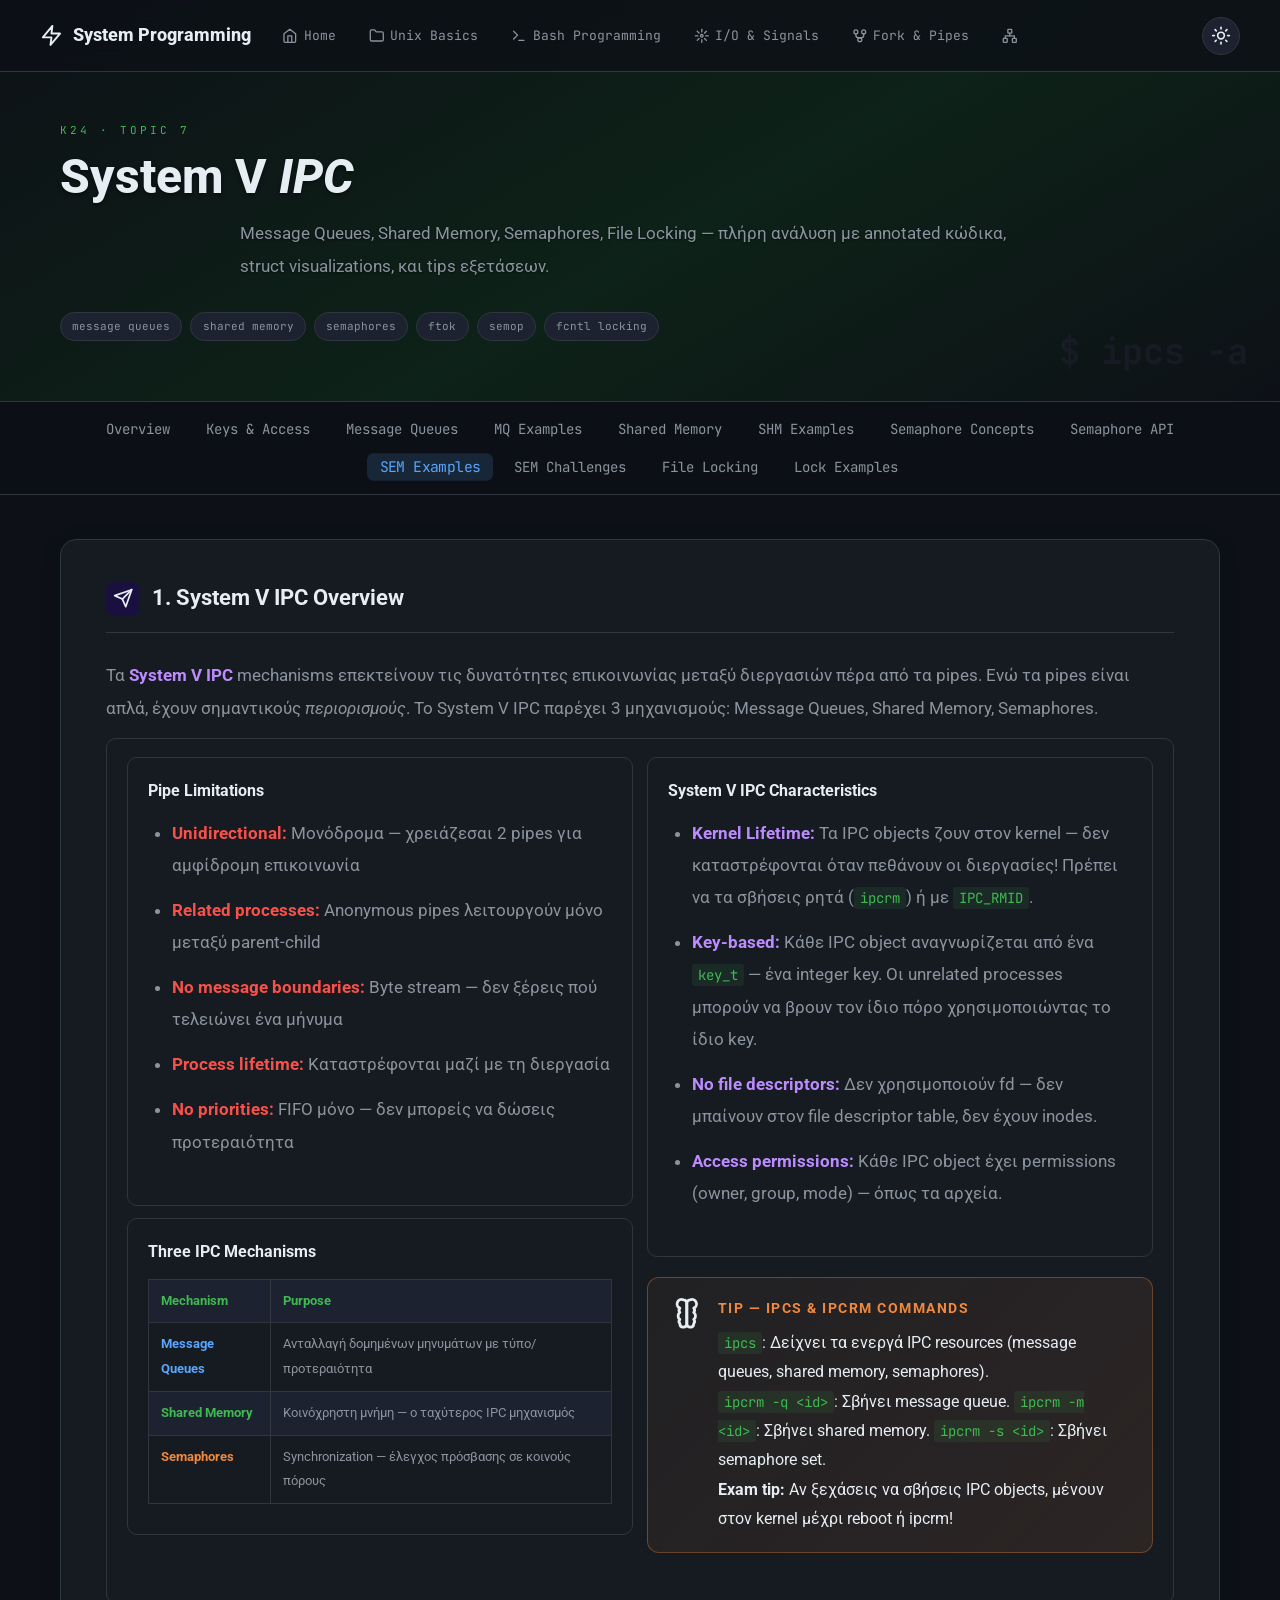
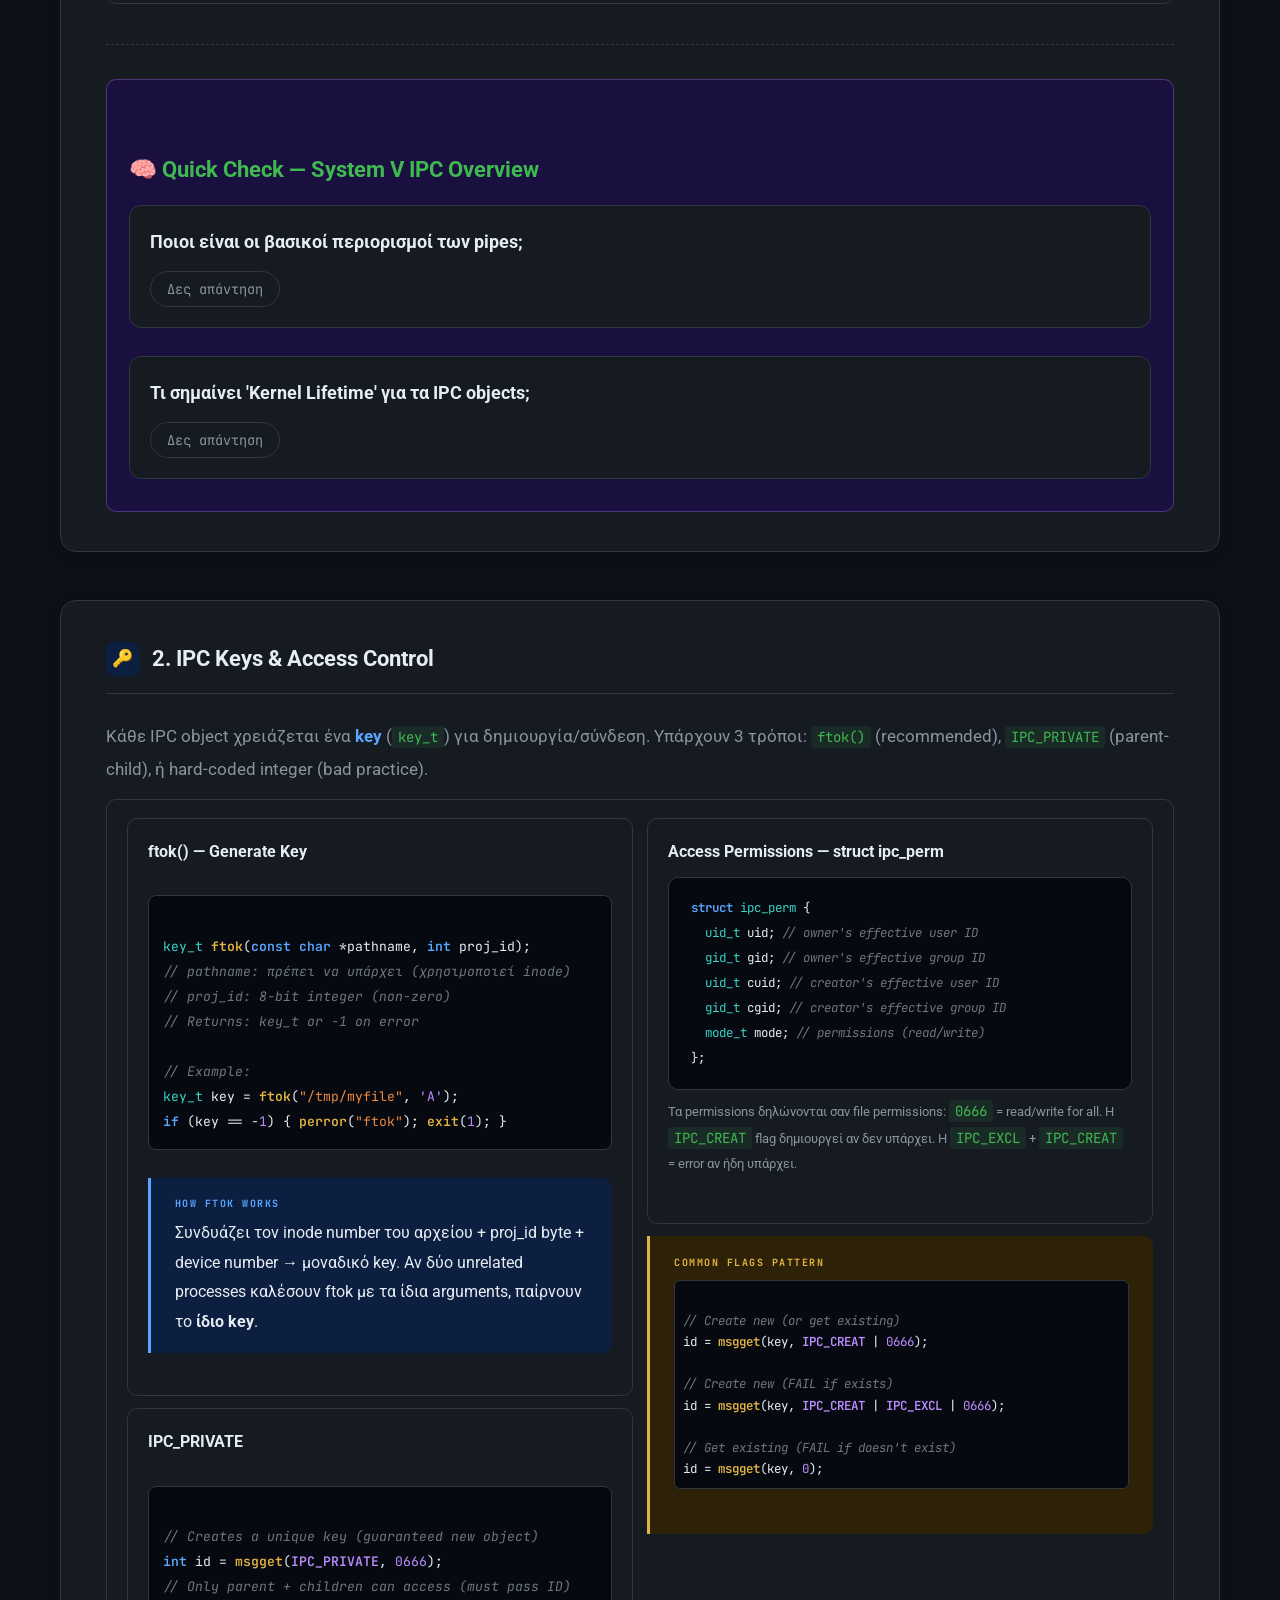
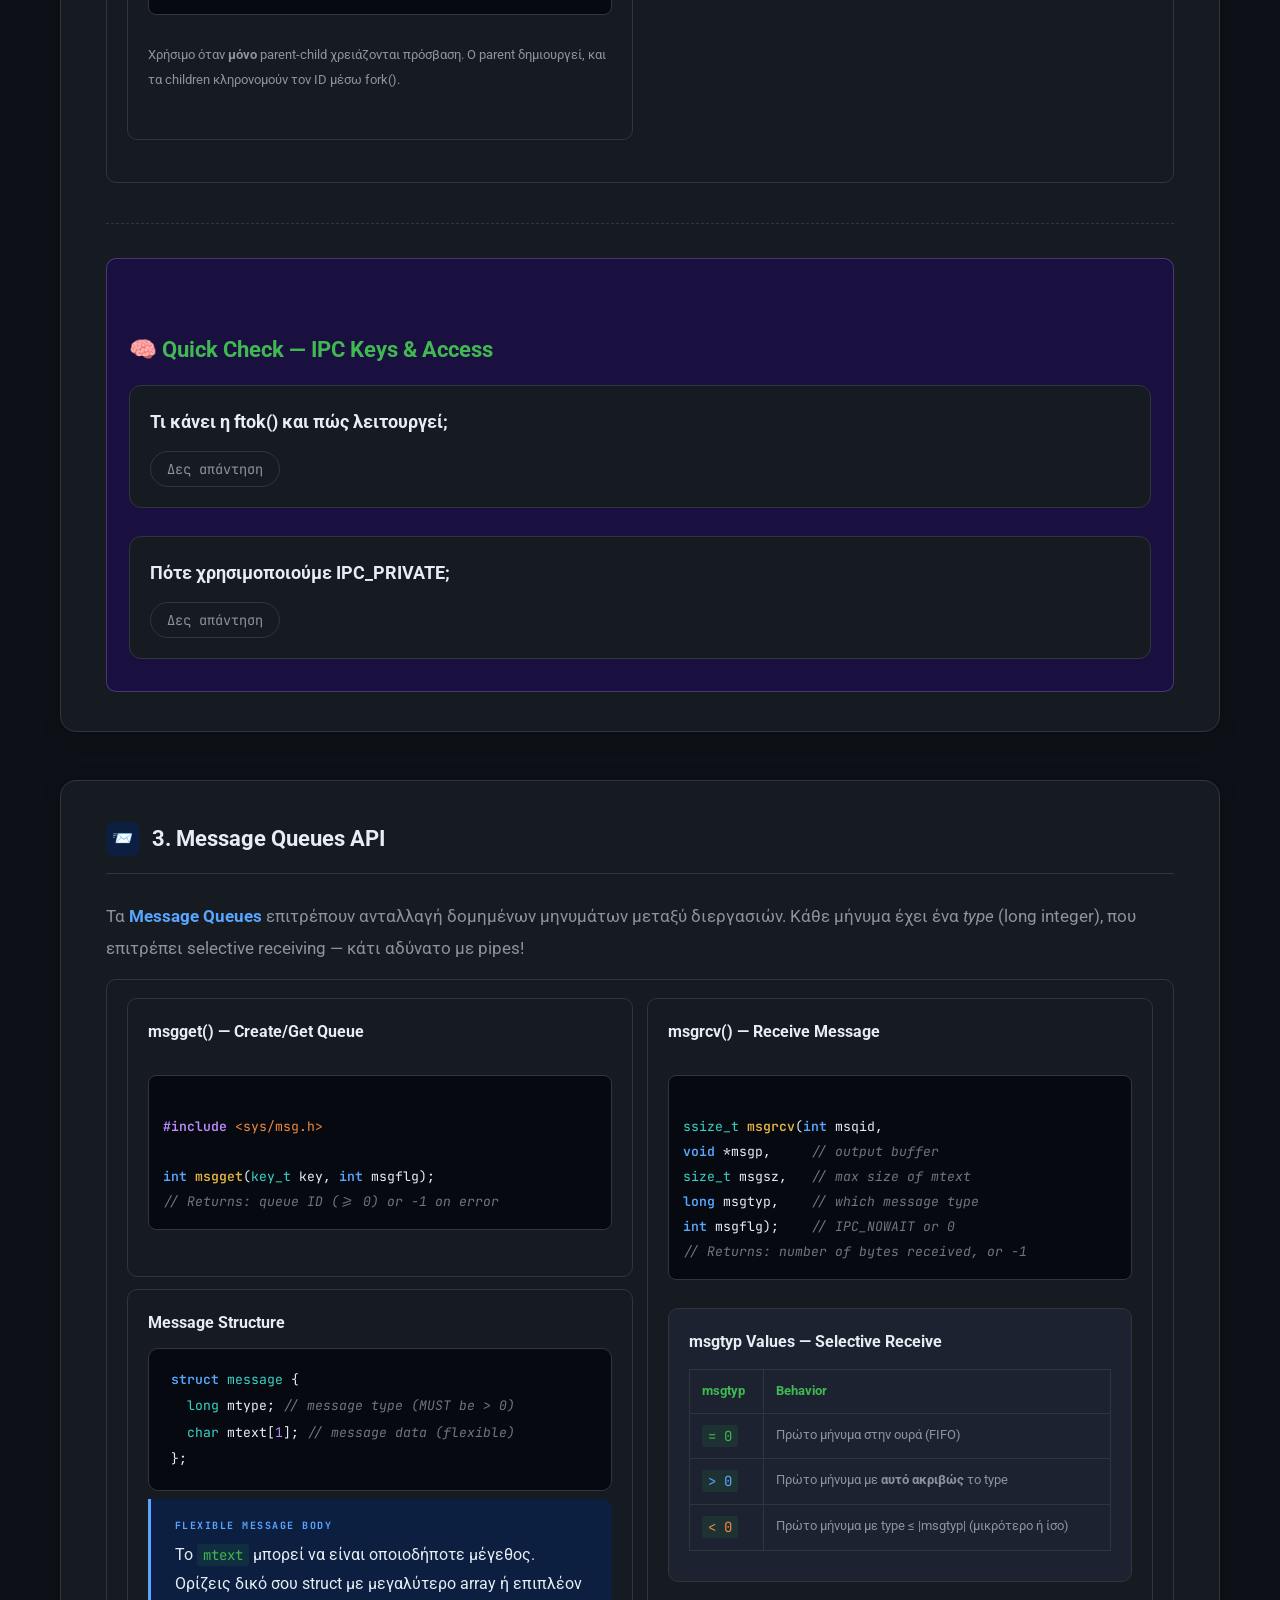
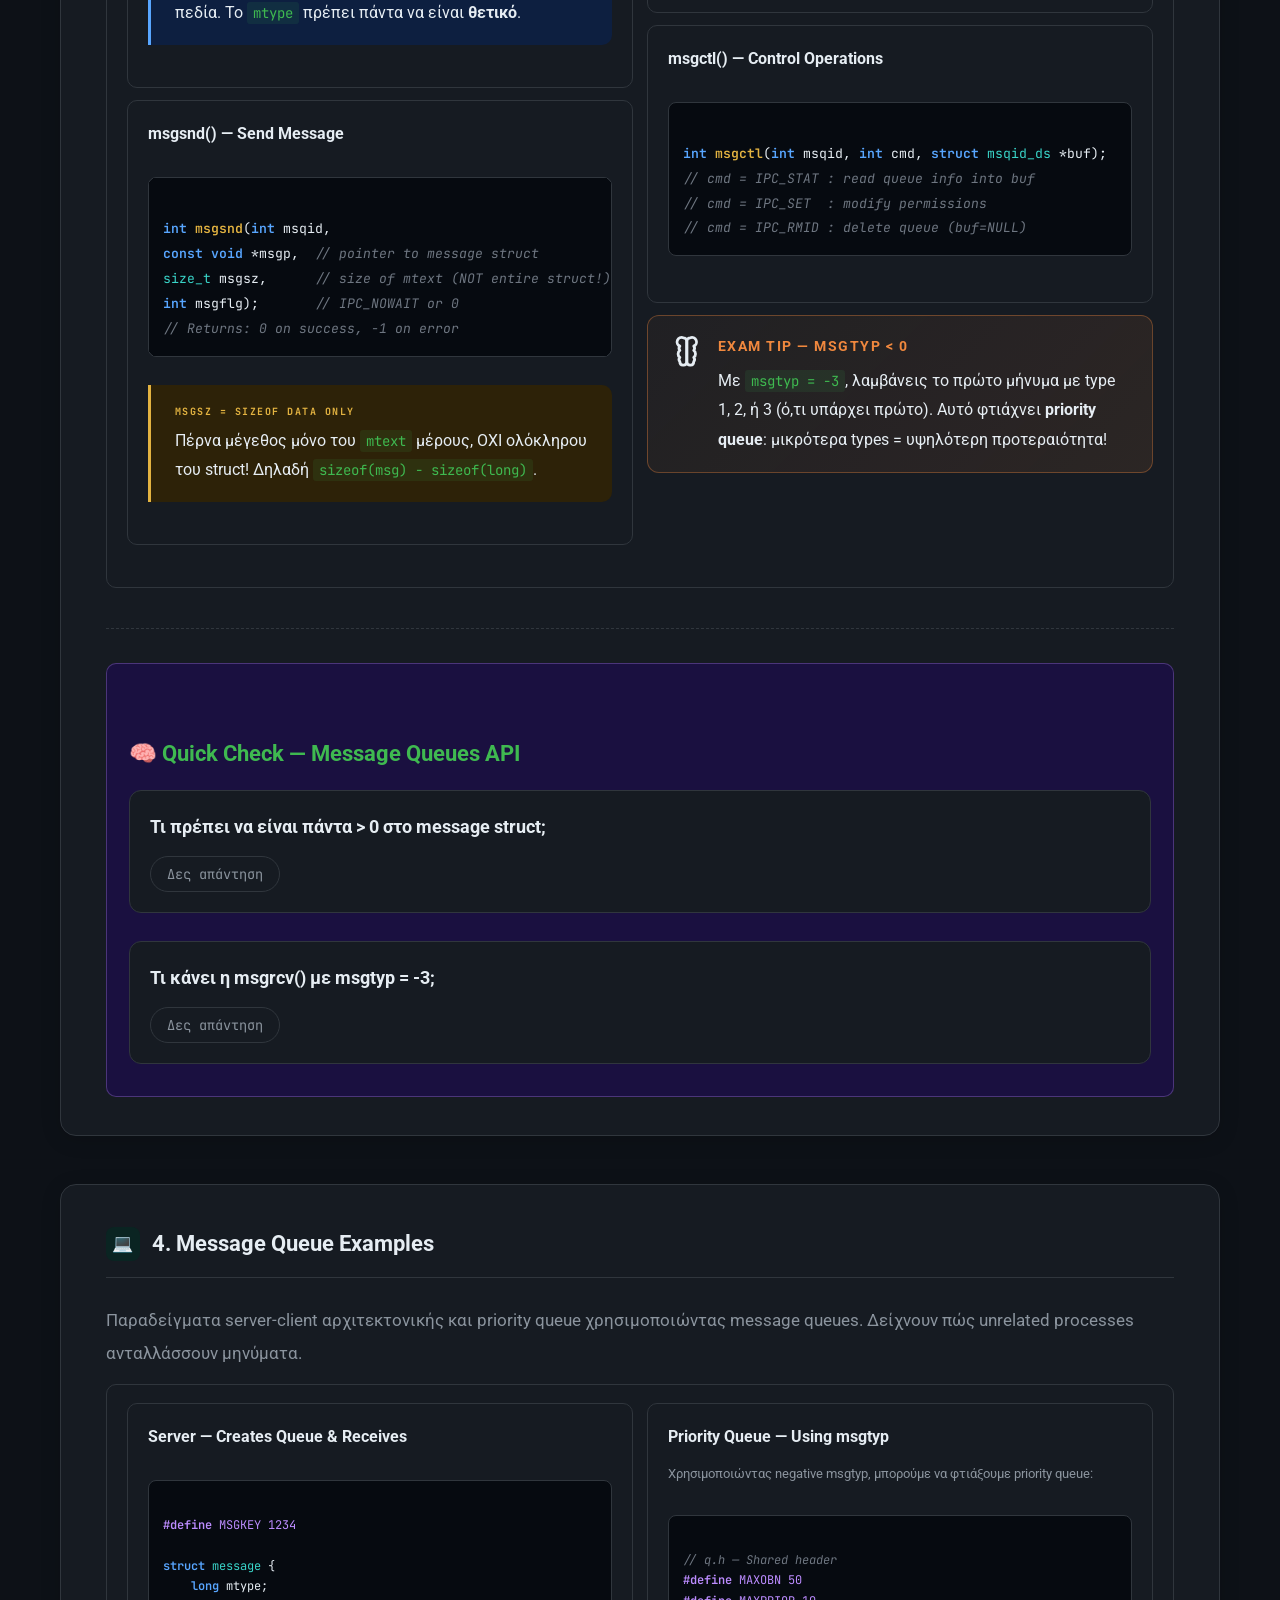
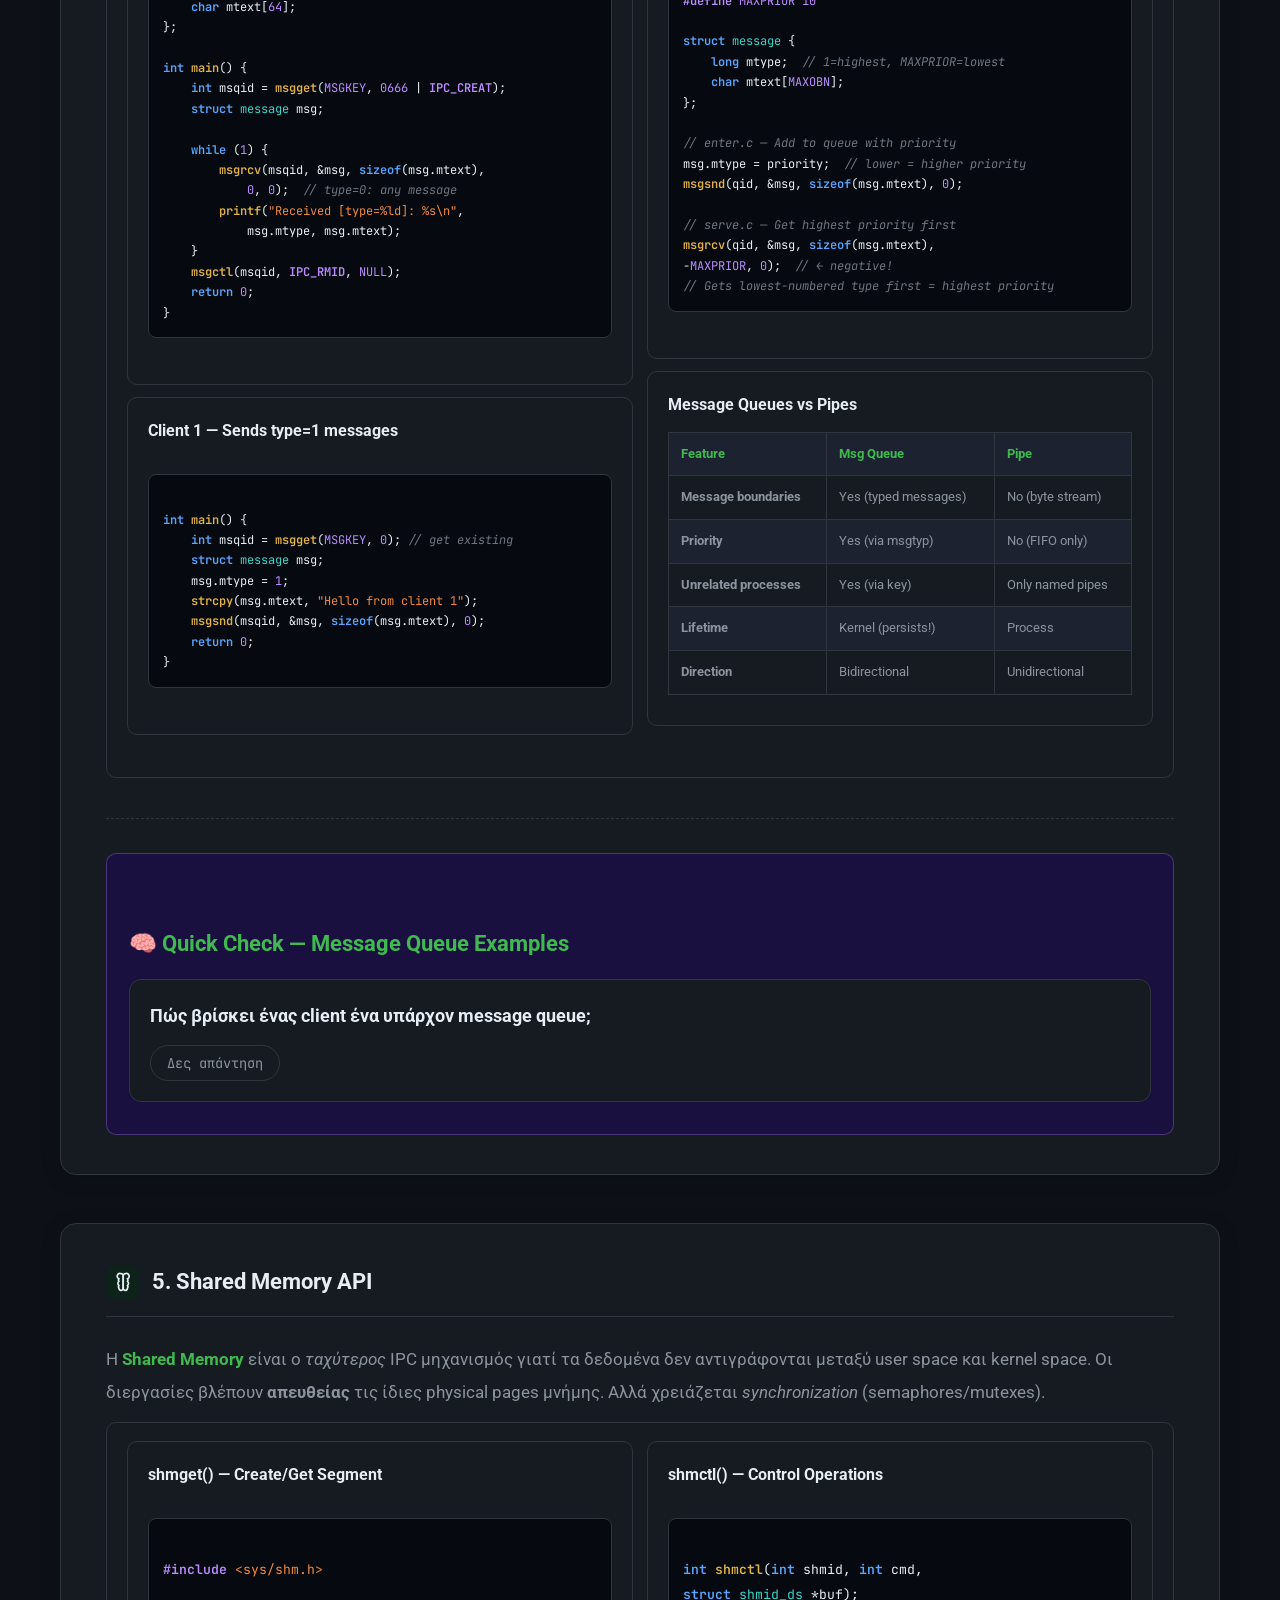
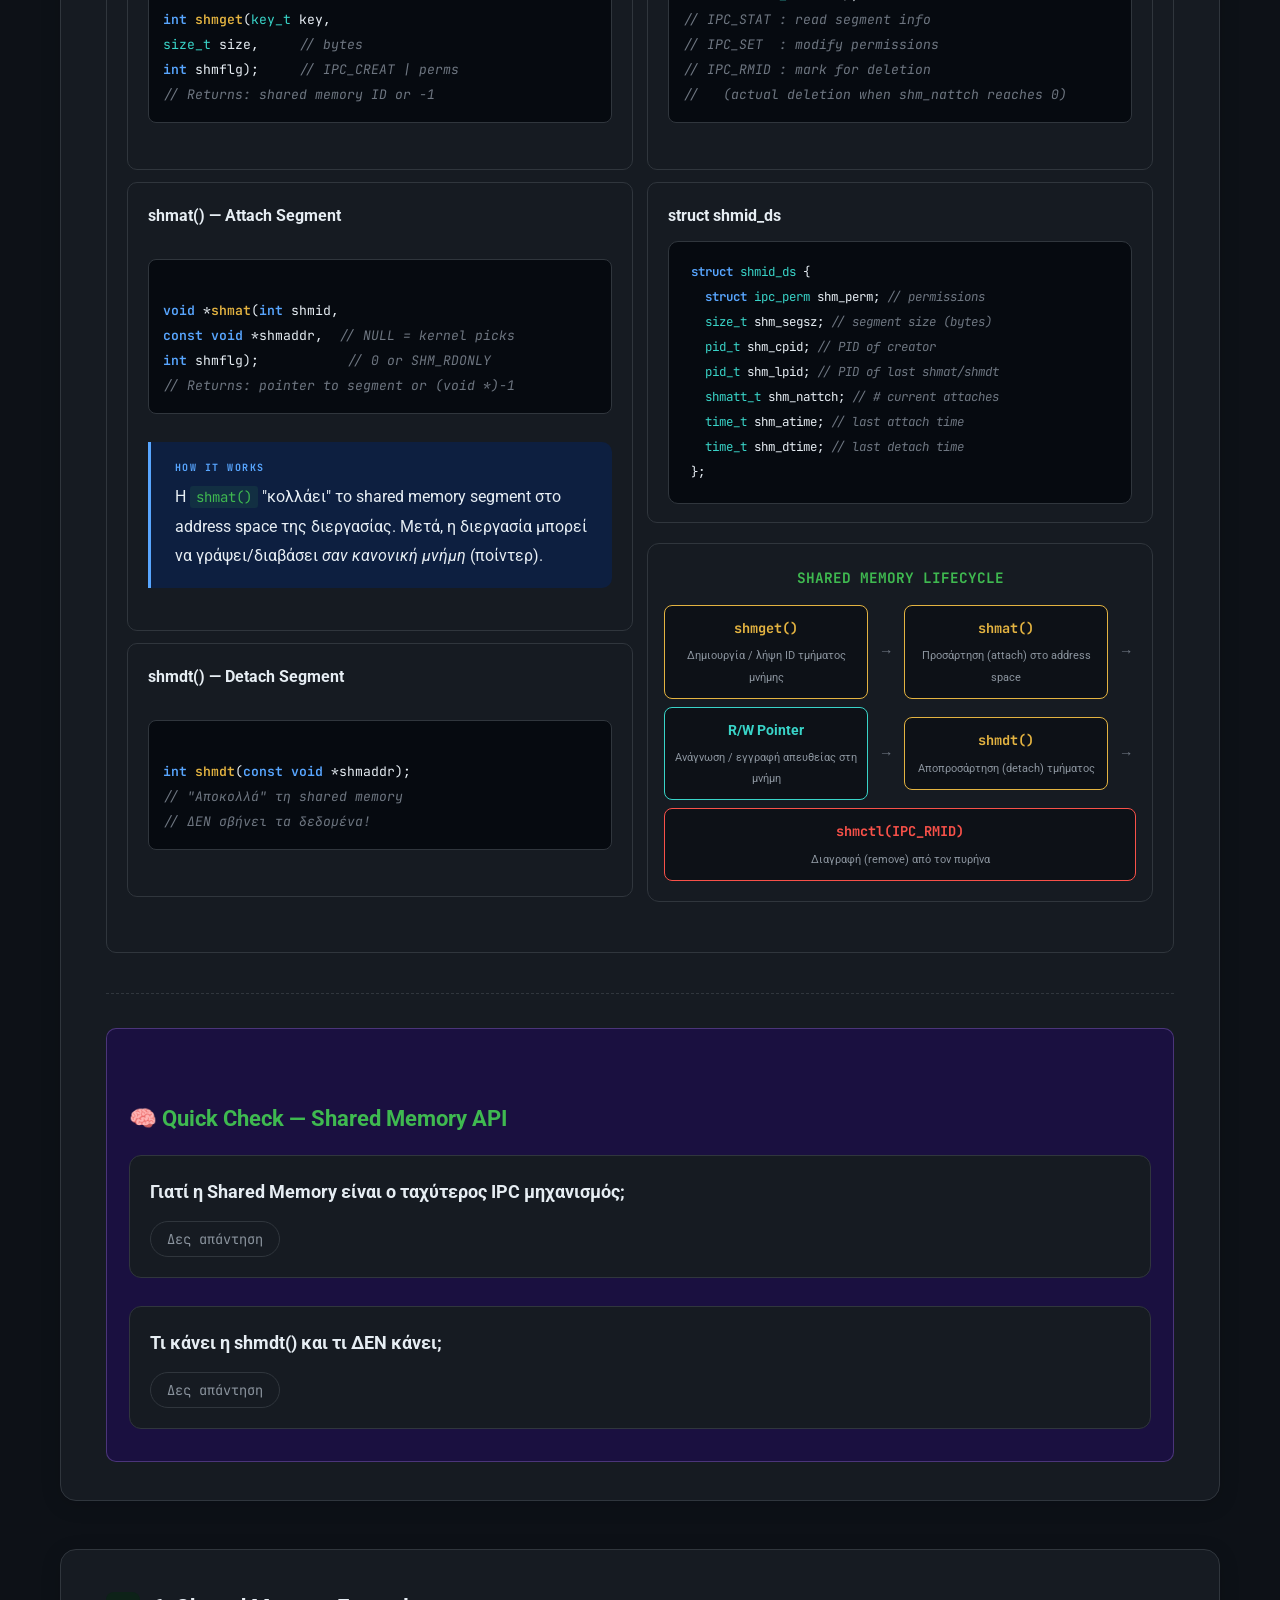
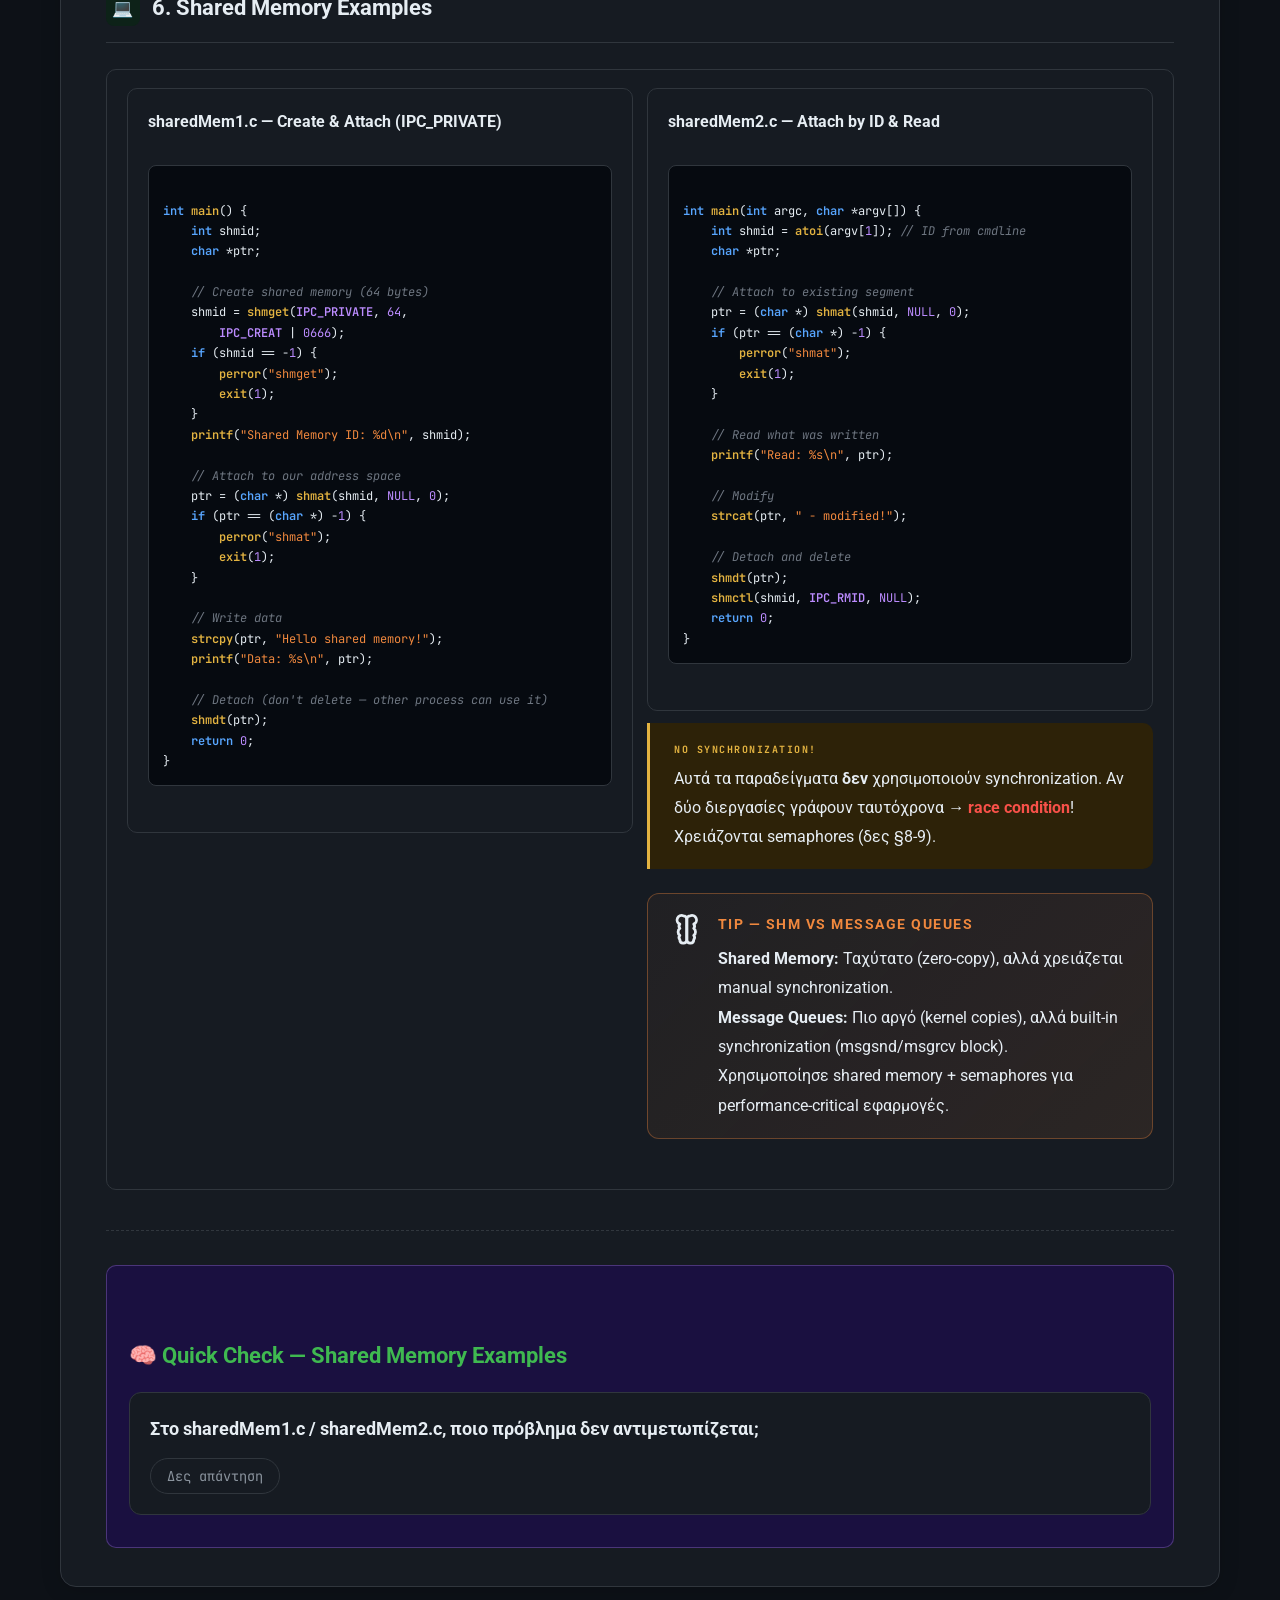
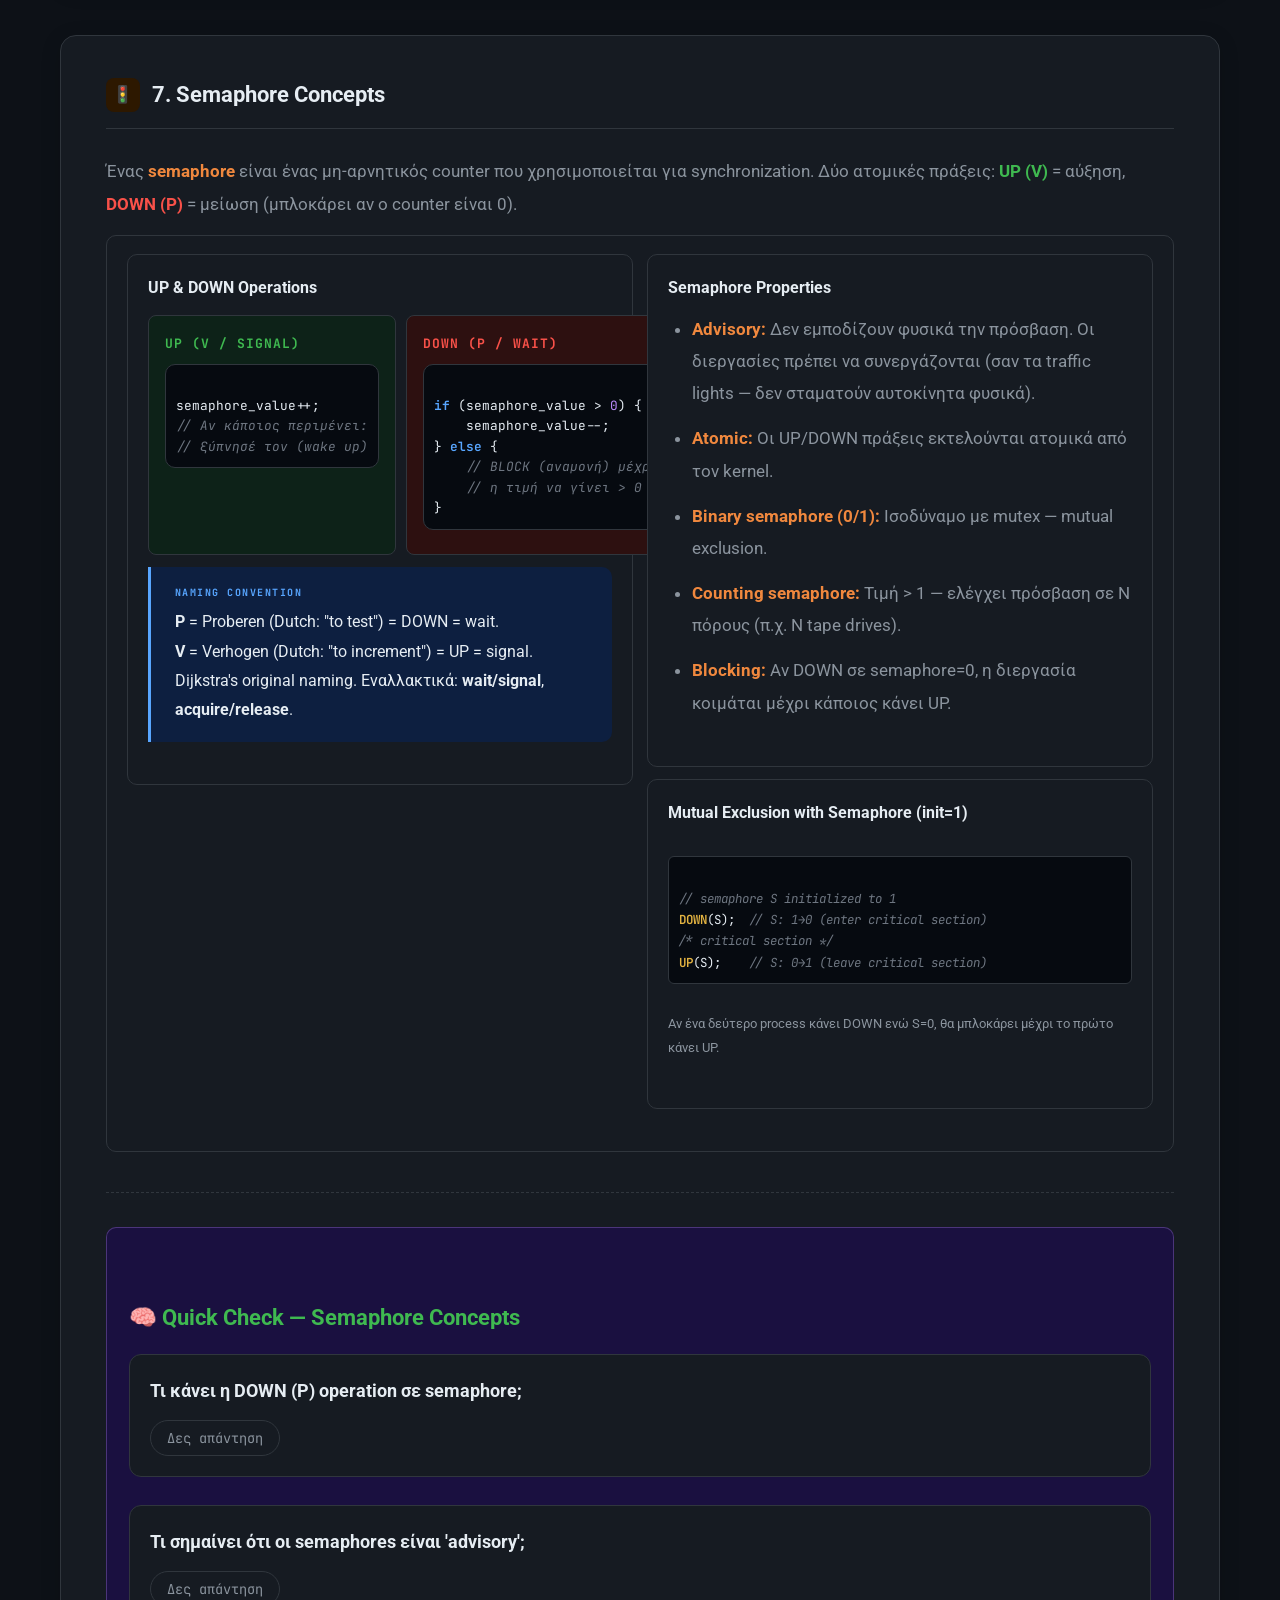
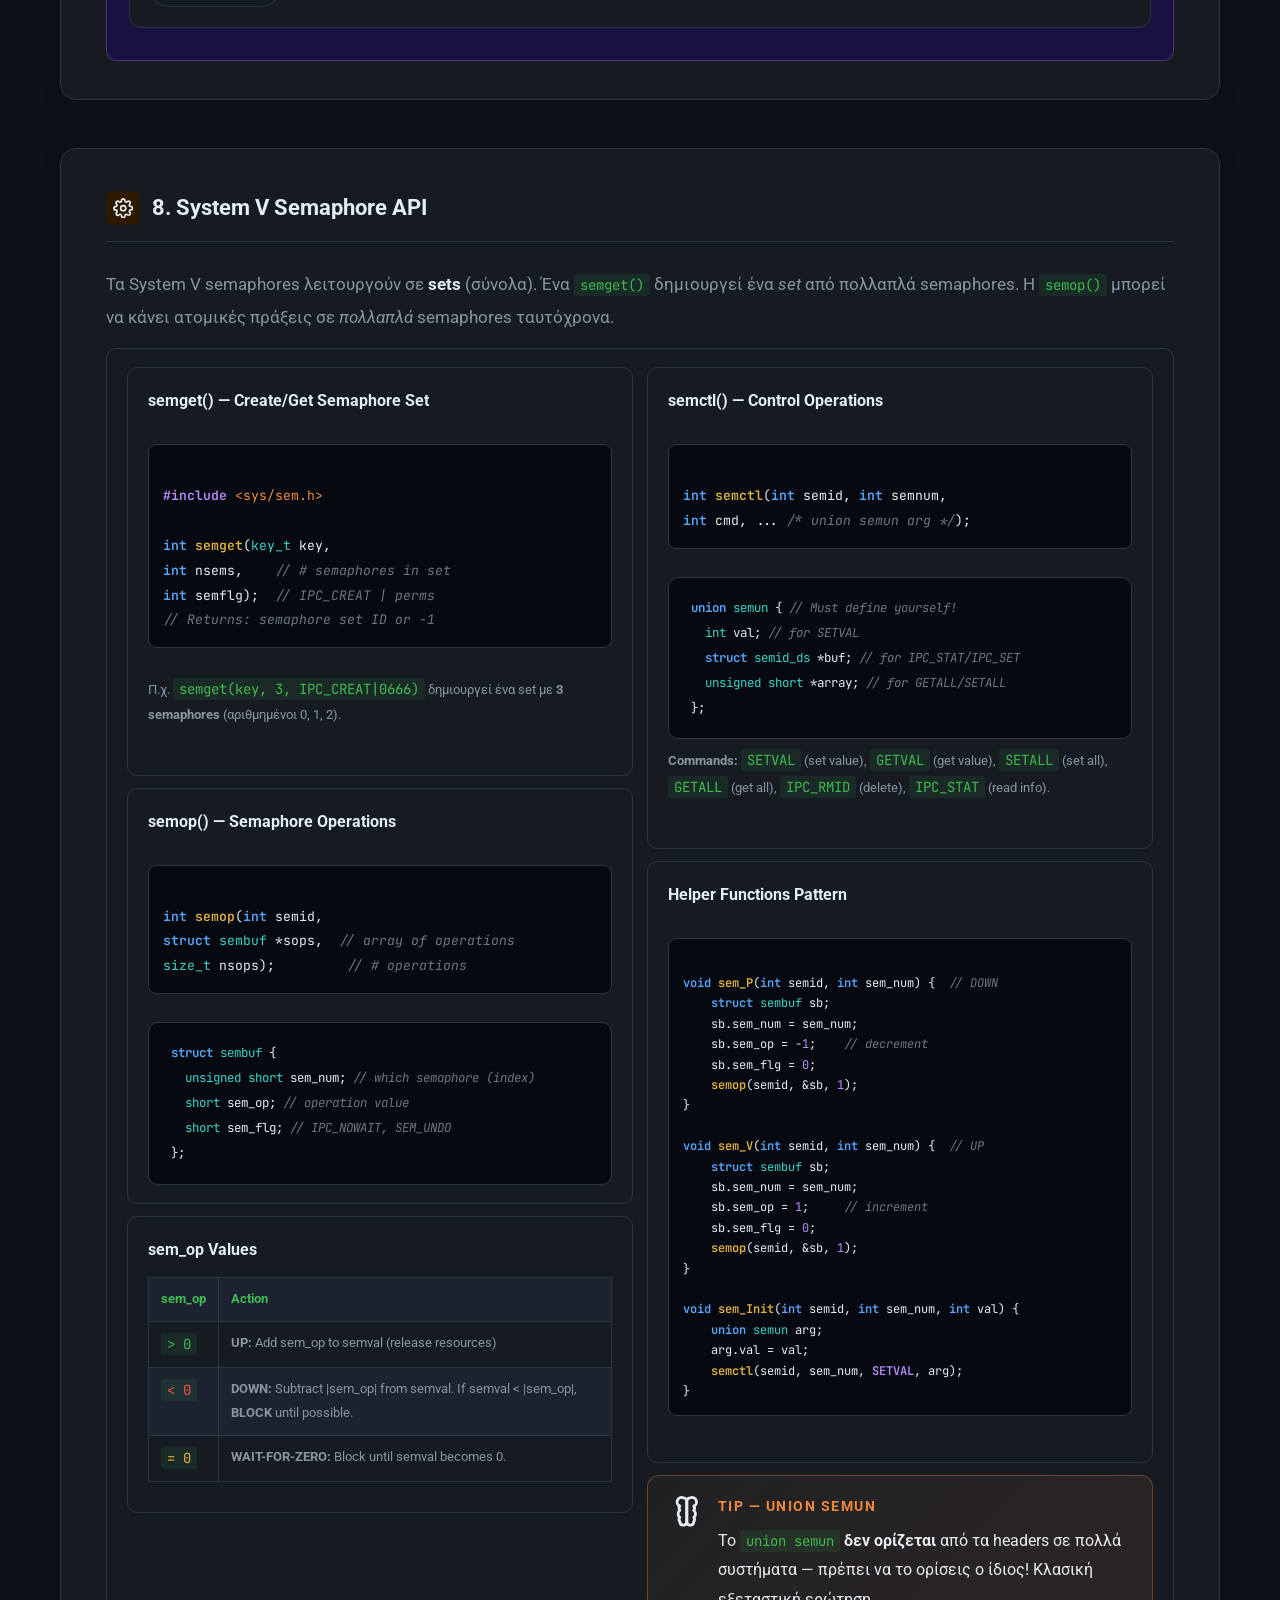
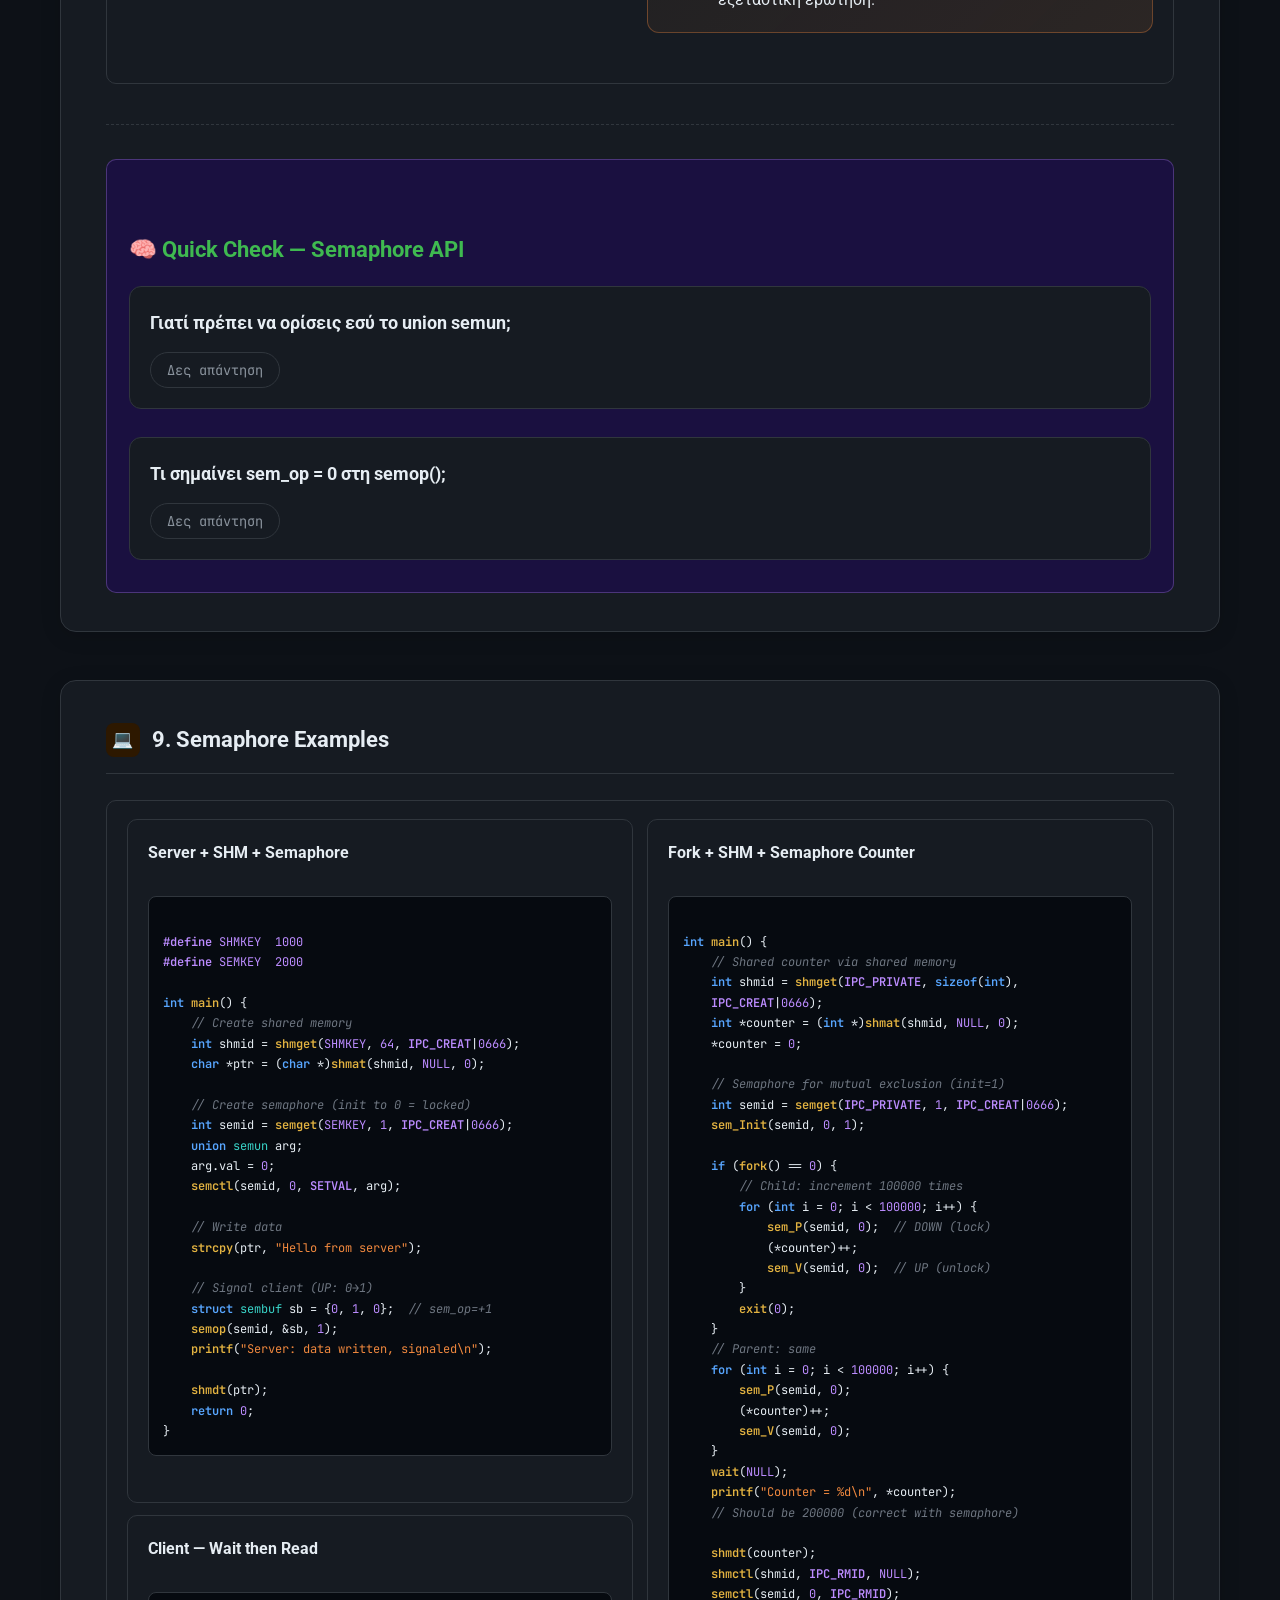
<file: topic7_ipc.html>
<!DOCTYPE html>
<html lang="el">

<head>
  <meta charset="UTF-8">
  <meta name="viewport" content="width=device-width, initial-scale=1.0">
  <title>Topic 7 · System V IPC</title>
  <link
    href="https://fonts.googleapis.com/css2?family=JetBrains+Mono:wght@400;600;700&family=Syne:wght@400;700;800&family=Lora:ital,wght@0,400;0,600;1,400&display=swap"
    rel="stylesheet">
  <link rel="stylesheet" href="styles/base.css">
  <link rel="stylesheet" href="styles/layout.css">
  <link rel="stylesheet" href="styles/components.css">
  <style>
    :root {
      --bg: #0d1117;
      --bg-rgb: 13, 17, 23;
      --surf: #161b22;
      --surf2: #1c2230;
      --border: #30363d;
      --blue: #58a6ff;
      --blue-rgb: 88, 166, 255;
      --bdim: #0d1f40;
      --green: #3fb950;
      --green-rgb: 63, 185, 80;
      --gdim: #0d2218;
      --yellow: #e3b341;
      --ydim: #2d2208;
      --red: #f85149;
      --rdim: #2d1010;
      --cyan: #39d4c8;
      --cdim: #0a2422;
      --purple: #bc8cff;
      --purple-rgb: 188, 140, 255;
      --pdim: #1a1040;
      --orange: #f0883e;
      --orange-rgb: 240, 136, 62;
      --odim: #2d1800;
      --txt: #e6edf3;
      --muted: #8b949e;
      --dim: #6e7681
    }

    .hero {
      background: var(--hero-bg);
      background-image: linear-gradient(150deg, rgb(13, 17, 23) 0%, rgb(13, 34, 24) 55%, rgb(13, 17, 23) 100%);
      background-position-x: initial;
      background-position-y: initial;
      background-size: initial;
      background-repeat: initial;
      background-attachment: initial;
      background-origin: initial;
      background-clip: initial;
    }

    .hero::after {
      content: '$ ipcs -a';
      position: absolute;
      right: 32px;
      bottom: 16px;
      font-family: 'JetBrains Mono', monospace;
      font-size: clamp(1rem, 3vw, 2.2rem);
      color: rgba(188, 140, 255, .06);
      pointer-events: none;
      font-weight: 700
    }

    .cb {
      background: #060a10
    }

    .kw {
      color: var(--blue);
      font-weight: 600
    }

    .fn {
      color: var(--yellow);
      font-weight: 600
    }

    .st {
      color: var(--orange)
    }

    .cm {
      color: var(--dim);
      font-style: italic
    }

    .nm {
      color: var(--purple)
    }

    .tp {
      color: var(--cyan)
    }

    .mc {
      color: var(--purple);
      font-weight: 600
    }

    .pr {
      color: var(--muted)
    }

    .struct-box {
      background: #060a10;
      border: 1px solid var(--border);
      border-radius: 10px;
      padding: 18px 22px;
      font-family: 'JetBrains Mono', monospace;
      line-height: 2
    }

    .sf-type {
      color: var(--cyan)
    }

    .sf-field {
      color: var(--txt)
    }

    .sf-comment {
      color: var(--dim);
      font-style: italic
    }

    .ipc-diagram {
      background: #060a10;
      border: 1px solid var(--border);
      border-radius: 10px;
      padding: 18px;
      font-family: 'JetBrains Mono', monospace;
      text-align: center;
      line-height: 2.4
    }

    .compare {
      display: grid;
      grid-template-columns: 1fr 1fr;
      gap: 10px;
      margin: 12px 0
    }

    .good-side {
      background: var(--gdim);
      border: 1px solid rgba(63, 185, 80, .2);
      border-radius: 8px;
      padding: 12px
    }

    .bad-side {
      background: var(--rdim);
      border: 1px solid rgba(248, 81, 73, .2);
      border-radius: 8px;
      padding: 12px
    }

    .side-label {
      font-size: 0.8125rem;
      font-family: 'JetBrains Mono', monospace;
      letter-spacing: 1px;
      font-weight: 700;
      margin-bottom: 0.5rem;
      text-transform: uppercase
    }

    .retval-row {
      display: flex;
      gap: 10px;
      flex-wrap: wrap;
      margin: 12px 0
    }

    .retval {
      flex: 1;
      min-width: 120px;
      background: var(--surf);
      border: 1px solid var(--border);
      border-radius: 8px;
      padding: 12px;
      text-align: center
    }

    .retval-num {
      font-family: 'JetBrains Mono', monospace;
      font-weight: 700;
      margin-bottom: 4px
    }

    .retval-desc {
      color: var(--muted)
    }

    html[data-theme="light"] .hero {
      background: var(--hero-bg);
      background-image: linear-gradient(150deg, rgb(248, 250, 252) 0%, rgb(240, 253, 244) 55%, rgb(248, 250, 252) 100%);
      background-position-x: initial;
      background-position-y: initial;
      background-size: initial;
      background-repeat: initial;
      background-attachment: initial;
      background-origin: initial;
      background-clip: initial;
    }

    html[data-theme="light"] .hero::after {
      color: rgba(var(--green-rgb), 0.15);
    }
  </style>
  <script src="js/nav.js" defer></script>
  <script src="data/questions.js" defer></script>
  <script src="js/quiz-loader.js" defer></script>
</head>

<body>
  <div id="site-nav"></div>

  <div class="hero">
    <div class="hero-label">K24 · Topic 7</div>
    <h1>System V <em>IPC</em></h1>
    <p>Message Queues, Shared Memory, Semaphores, File Locking — πλήρη ανάλυση με annotated κώδικα, struct
      visualizations, και tips εξετάσεων.</p>
    <div class="chips">
      <span class="chip">message queues</span><span class="chip">shared memory</span><span
        class="chip">semaphores</span>
      <span class="chip">ftok</span><span class="chip">semop</span><span class="chip">fcntl locking</span>
    </div>
  </div>

  <nav class="toc">
    <a href="#intro">Overview</a><a href="#keys">Keys &amp; Access</a><a href="#msgq">Message Queues</a>
    <a href="#msgex">MQ Examples</a><a href="#shm">Shared Memory</a><a href="#shmex">SHM Examples</a>
    <a href="#semconcepts">Semaphore Concepts</a><a href="#semapi">Semaphore API</a><a href="#semex">SEM Examples</a>
    <a href="#semchallenge">SEM Challenges</a><a href="#filelock">File Locking</a><a href="#filelockex">Lock
      Examples</a>
  </nav>

  <div class="wrap">

    <!-- ═══════════════════════ 1. OVERVIEW ═══════════════════════ -->
    <section id="intro">
      <div class="sh">
        <div class="sh-icon bg-purple-dim">📬</div>
        <h2>1. System V IPC Overview</h2>
      </div>

      <p class="section-desc">
        Τα <strong class="text-purple">System V IPC</strong> mechanisms επεκτείνουν τις δυνατότητες επικοινωνίας μεταξύ
        διεργασιών πέρα από τα pipes. Ενώ τα pipes είναι απλά, έχουν σημαντικούς <em>περιορισμούς</em>. Το System V IPC
        παρέχει 3 μηχανισμούς: Message Queues, Shared Memory, Semaphores.
      </p>

      <div class="grid2">
        <div>
          <div class="card">
            <div class="card-title">Pipe Limitations</div>
            <ul class="auto-style-21f439">
              <li class="auto-style-2937bf"><strong class="text-red">Unidirectional:</strong> Μονόδρομα — χρειάζεσαι 2
                pipes για αμφίδρομη επικοινωνία</li>
              <li class="auto-style-2937bf"><strong class="text-red">Related processes:</strong> Anonymous pipes
                λειτουργούν μόνο μεταξύ parent-child</li>
              <li class="auto-style-2937bf"><strong class="text-red">No message boundaries:</strong> Byte stream — δεν
                ξέρεις πού τελειώνει ένα μήνυμα</li>
              <li class="auto-style-2937bf"><strong class="text-red">Process lifetime:</strong> Καταστρέφονται μαζί με
                τη διεργασία</li>
              <li><strong class="text-red">No priorities:</strong> FIFO μόνο — δεν μπορείς να δώσεις προτεραιότητα</li>
            </ul>
          </div>

          <div class="card mt-10">
            <div class="card-title">Three IPC Mechanisms</div>
            <table class="vtbl auto-style-6863e7">
              <thead>
                <tr>
                  <th>Mechanism</th>
                  <th>Purpose</th>
                </tr>
              </thead>
              <tbody>
                <tr>
                  <td><strong class="text-blue">Message Queues</strong></td>
                  <td>Ανταλλαγή δομημένων μηνυμάτων με τύπο/προτεραιότητα</td>
                </tr>
                <tr>
                  <td><strong class="text-green">Shared Memory</strong></td>
                  <td>Κοινόχρηστη μνήμη — ο ταχύτερος IPC μηχανισμός</td>
                </tr>
                <tr>
                  <td><strong class="text-orange">Semaphores</strong></td>
                  <td>Synchronization — έλεγχος πρόσβασης σε κοινούς πόρους</td>
                </tr>
              </tbody>
            </table>
          </div>
        </div>
        <div>
          <div class="card">
            <div class="card-title">System V IPC Characteristics</div>
            <ul class="auto-style-21f439">
              <li class="mb-8"><strong class="text-purple">Kernel Lifetime:</strong> Τα IPC objects ζουν στον kernel —
                δεν καταστρέφονται όταν πεθάνουν οι διεργασίες! Πρέπει να τα σβήσεις ρητά (<code>ipcrm</code>) ή με
                <code>IPC_RMID</code>.</li>
              <li class="mb-8"><strong class="text-purple">Key-based:</strong> Κάθε IPC object αναγνωρίζεται από ένα
                <code>key_t</code> — ένα integer key. Οι unrelated processes μπορούν να βρουν τον ίδιο πόρο
                χρησιμοποιώντας το ίδιο key.</li>
              <li class="mb-8"><strong class="text-purple">No file descriptors:</strong> Δεν χρησιμοποιούν fd — δεν
                μπαίνουν στον file descriptor table, δεν έχουν inodes.</li>
              <li><strong class="text-purple">Access permissions:</strong> Κάθε IPC object έχει permissions (owner,
                group, mode) — όπως τα αρχεία.</li>
            </ul>
          </div>

          <div class="tip">
            <div class="tip-icon">🧠</div>
            <div>
              <div class="tip-title">Tip — ipcs &amp; ipcrm commands</div>
              <div class="tip-text">
                <code>ipcs</code>: Δείχνει τα ενεργά IPC resources (message queues, shared memory, semaphores).<br>
                <code>ipcrm -q &lt;id&gt;</code>: Σβήνει message queue. <code>ipcrm -m &lt;id&gt;</code>: Σβήνει shared
                memory. <code>ipcrm -s &lt;id&gt;</code>: Σβήνει semaphore set.<br>
                <strong>Exam tip:</strong> Αν ξεχάσεις να σβήσεις IPC objects, μένουν στον kernel μέχρι reboot ή ipcrm!
              </div>
            </div>
          </div>
        </div>
      </div>

      <div class="section-quiz" data-topic="topic7" data-section="intro"></div>
    </section>

    <!-- ═══════════════════════ 2. KEYS & ACCESS ═══════════════════════ -->
    <section id="keys">
      <div class="sh">
        <div class="sh-icon bg-blue-dim">🔑</div>
        <h2>2. IPC Keys &amp; Access Control</h2>
      </div>

      <p class="section-desc">
        Κάθε IPC object χρειάζεται ένα <strong class="text-blue">key</strong> (<code>key_t</code>) για
        δημιουργία/σύνδεση. Υπάρχουν 3 τρόποι: <code>ftok()</code> (recommended), <code>IPC_PRIVATE</code>
        (parent-child), ή hard-coded integer (bad practice).
      </p>

      <div class="grid2">
        <div>
          <div class="card">
            <div class="card-title">ftok() — Generate Key</div>
            <div class="cb auto-style-1c027c">
<span class="tp">key_t</span> <span class="fn">ftok</span>(<span class="kw">const char</span> *<span class="sf-field">pathname</span>, <span class="kw">int</span> <span class="sf-field">proj_id</span>);
<span class="cm">// pathname: πρέπει να υπάρχει (χρησιμοποιεί inode)</span>
<span class="cm">// proj_id: 8-bit integer (non-zero)</span>
<span class="cm">// Returns: key_t or -1 on error</span>

<span class="cm">// Example:</span>
<span class="tp">key_t</span> key = <span class="fn">ftok</span>(<span class="st">"/tmp/myfile"</span>, <span class="nm">'A'</span>);
<span class="kw">if</span> (key == -<span class="nm">1</span>) { <span class="fn">perror</span>(<span class="st">"ftok"</span>); <span class="fn">exit</span>(<span class="nm">1</span>); }
</div>
            <div class="ibox mt-8">
              <div class="lbl text-blue">How ftok works</div>
              Συνδυάζει τον inode number του αρχείου + proj_id byte + device number → μοναδικό key. Αν δύο unrelated
              processes καλέσουν ftok με τα ίδια arguments, παίρνουν το <strong>ίδιο key</strong>.
            </div>
          </div>

          <div class="card mt-10">
            <div class="card-title">IPC_PRIVATE</div>
            <div class="cb auto-style-ebc108">
<span class="cm">// Creates a unique key (guaranteed new object)</span>
<span class="kw">int</span> id = <span class="fn">msgget</span>(<span class="mc">IPC_PRIVATE</span>, <span class="nm">0666</span>);
<span class="cm">// Only parent + children can access (must pass ID)</span>
</div>
            <p class="auto-style-238f58">
              Χρήσιμο όταν <strong>μόνο</strong> parent-child χρειάζονται πρόσβαση. Ο parent δημιουργεί, και τα children
              κληρονομούν τον ID μέσω fork().
            </p>
          </div>
        </div>
        <div>
          <div class="card">
            <div class="card-title">Access Permissions — struct ipc_perm</div>
            <div class="struct-box auto-style-96b980">
              <span class="kw">struct</span> <span class="tp">ipc_perm</span> {<br>
              &nbsp;&nbsp;<span class="sf-type">uid_t</span> <span class="sf-field">uid</span>; <span
                class="sf-comment">// owner's effective user ID</span><br>
              &nbsp;&nbsp;<span class="sf-type">gid_t</span> <span class="sf-field">gid</span>; <span
                class="sf-comment">// owner's effective group ID</span><br>
              &nbsp;&nbsp;<span class="sf-type">uid_t</span> <span class="sf-field">cuid</span>; <span
                class="sf-comment">// creator's effective user ID</span><br>
              &nbsp;&nbsp;<span class="sf-type">gid_t</span> <span class="sf-field">cgid</span>; <span
                class="sf-comment">// creator's effective group ID</span><br>
              &nbsp;&nbsp;<span class="sf-type">mode_t</span> <span class="sf-field">mode</span>; <span
                class="sf-comment">// permissions (read/write)</span><br>
              };
            </div>
            <p class="auto-style-1a0979">
              Τα permissions δηλώνονται σαν file permissions: <code>0666</code> = read/write for all. Η
              <code>IPC_CREAT</code> flag δημιουργεί αν δεν υπάρχει. Η <code>IPC_EXCL</code> + <code>IPC_CREAT</code> =
              error αν ήδη υπάρχει.
            </p>
          </div>

          <div class="wbox mt-10">
            <div class="lbl text-yellow">Common Flags Pattern</div>
            <div class="cb auto-style-d77dad">
<span class="cm">// Create new (or get existing)</span>
id = <span class="fn">msgget</span>(key, <span class="mc">IPC_CREAT</span> | <span class="nm">0666</span>);

<span class="cm">// Create new (FAIL if exists)</span>
id = <span class="fn">msgget</span>(key, <span class="mc">IPC_CREAT</span> | <span class="mc">IPC_EXCL</span> | <span class="nm">0666</span>);

<span class="cm">// Get existing (FAIL if doesn't exist)</span>
id = <span class="fn">msgget</span>(key, <span class="nm">0</span>);
</div>
          </div>
        </div>
      </div>

      <div class="section-quiz" data-topic="topic7" data-section="keys"></div>
    </section>

    <!-- ═══════════════════════ 3. MESSAGE QUEUES ═══════════════════════ -->
    <section id="msgq">
      <div class="sh">
        <div class="sh-icon bg-blue-dim">📨</div>
        <h2>3. Message Queues API</h2>
      </div>

      <p class="section-desc">
        Τα <strong class="text-blue">Message Queues</strong> επιτρέπουν ανταλλαγή δομημένων μηνυμάτων μεταξύ διεργασιών.
        Κάθε μήνυμα έχει ένα <em>type</em> (long integer), που επιτρέπει selective receiving — κάτι αδύνατο με pipes!
      </p>

      <div class="grid2">
        <div>
          <div class="card">
            <div class="card-title">msgget() — Create/Get Queue</div>
            <div class="cb auto-style-1c027c">
<span class="mc">#include</span> <span class="st">&lt;sys/msg.h&gt;</span>

<span class="kw">int</span> <span class="fn">msgget</span>(<span class="tp">key_t</span> <span class="sf-field">key</span>, <span class="kw">int</span> <span class="sf-field">msgflg</span>);
<span class="cm">// Returns: queue ID (>= 0) or -1 on error</span>
</div>
          </div>

          <div class="card mt-10">
            <div class="card-title">Message Structure</div>
            <div class="struct-box auto-style-b10bd9">
              <span class="kw">struct</span> <span class="tp">message</span> {<br>
              &nbsp;&nbsp;<span class="sf-type">long</span> <span class="sf-field">mtype</span>; <span
                class="sf-comment">// message type (MUST be > 0)</span><br>
              &nbsp;&nbsp;<span class="sf-type">char</span> <span class="sf-field">mtext</span>[<span
                class="nm">1</span>]; <span class="sf-comment">// message data (flexible)</span><br>
              };
            </div>
            <div class="ibox mt-8">
              <div class="lbl text-blue">Flexible Message Body</div>
              Το <code>mtext</code> μπορεί να είναι οποιοδήποτε μέγεθος. Ορίζεις δικό σου struct με μεγαλύτερο array ή
              επιπλέον πεδία. Το <code>mtype</code> πρέπει πάντα να είναι <strong>θετικό</strong>.
            </div>
          </div>

          <div class="card mt-10">
            <div class="card-title">msgsnd() — Send Message</div>
            <div class="cb auto-style-1c027c">
<span class="kw">int</span> <span class="fn">msgsnd</span>(<span class="kw">int</span> <span class="sf-field">msqid</span>,
<span class="kw">const void</span> *<span class="sf-field">msgp</span>,  <span class="cm">// pointer to message struct</span>
<span class="tp">size_t</span> <span class="sf-field">msgsz</span>,      <span class="cm">// size of mtext (NOT entire struct!)</span>
<span class="kw">int</span> <span class="sf-field">msgflg</span>);       <span class="cm">// IPC_NOWAIT or 0</span>
<span class="cm">// Returns: 0 on success, -1 on error</span>
</div>
            <div class="wbox mt-8">
              <div class="lbl text-yellow">msgsz = sizeof data ONLY</div>
              Πέρνα μέγεθος μόνο του <code>mtext</code> μέρους, ΟΧΙ ολόκληρου του struct! Δηλαδή
              <code>sizeof(msg) - sizeof(long)</code>.
            </div>
          </div>
        </div>
        <div>
          <div class="card">
            <div class="card-title">msgrcv() — Receive Message</div>
            <div class="cb auto-style-1c027c">
<span class="tp">ssize_t</span> <span class="fn">msgrcv</span>(<span class="kw">int</span> <span class="sf-field">msqid</span>,
<span class="kw">void</span> *<span class="sf-field">msgp</span>,     <span class="cm">// output buffer</span>
<span class="tp">size_t</span> <span class="sf-field">msgsz</span>,   <span class="cm">// max size of mtext</span>
<span class="kw">long</span> <span class="sf-field">msgtyp</span>,    <span class="cm">// which message type</span>
<span class="kw">int</span> <span class="sf-field">msgflg</span>);    <span class="cm">// IPC_NOWAIT or 0</span>
<span class="cm">// Returns: number of bytes received, or -1</span>
</div>
            <div class="card auto-style-66f4e1">
              <div class="card-title">msgtyp Values — Selective Receive</div>
              <table class="vtbl auto-style-6863e7">
                <thead>
                  <tr>
                    <th>msgtyp</th>
                    <th>Behavior</th>
                  </tr>
                </thead>
                <tbody>
                  <tr>
                    <td><code class="text-green">= 0</code></td>
                    <td>Πρώτο μήνυμα στην ουρά (FIFO)</td>
                  </tr>
                  <tr>
                    <td><code class="text-blue">&gt; 0</code></td>
                    <td>Πρώτο μήνυμα με <strong>αυτό ακριβώς</strong> το type</td>
                  </tr>
                  <tr>
                    <td><code class="text-orange">&lt; 0</code></td>
                    <td>Πρώτο μήνυμα με type ≤ |msgtyp| (μικρότερο ή ίσο)</td>
                  </tr>
                </tbody>
              </table>
            </div>
          </div>

          <div class="card mt-10">
            <div class="card-title">msgctl() — Control Operations</div>
            <div class="cb auto-style-ebc108">
<span class="kw">int</span> <span class="fn">msgctl</span>(<span class="kw">int</span> <span class="sf-field">msqid</span>, <span class="kw">int</span> <span class="sf-field">cmd</span>, <span class="kw">struct</span> <span class="tp">msqid_ds</span> *<span class="sf-field">buf</span>);
<span class="cm">// cmd = IPC_STAT : read queue info into buf</span>
<span class="cm">// cmd = IPC_SET  : modify permissions</span>
<span class="cm">// cmd = IPC_RMID : delete queue (buf=NULL)</span>
</div>
          </div>

          <div class="tip mt-10">
            <div class="tip-icon">🧠</div>
            <div>
              <div class="tip-title">Exam Tip — msgtyp &lt; 0</div>
              <div class="tip-text">
                Με <code>msgtyp = -3</code>, λαμβάνεις το πρώτο μήνυμα με type 1, 2, ή 3 (ό,τι υπάρχει πρώτο). Αυτό
                φτιάχνει <strong>priority queue</strong>: μικρότερα types = υψηλότερη προτεραιότητα!
              </div>
            </div>
          </div>
        </div>
      </div>

      <div class="section-quiz" data-topic="topic7" data-section="msgq"></div>
    </section>

    <!-- ═══════════════════════ 4. MESSAGE QUEUE EXAMPLES ═══════════════════════ -->
    <section id="msgex">
      <div class="sh">
        <div class="sh-icon bg-cyan-dim">💻</div>
        <h2>4. Message Queue Examples</h2>
      </div>

      <p class="section-desc">
        Παραδείγματα server-client αρχιτεκτονικής και priority queue χρησιμοποιώντας message queues. Δείχνουν πώς
        unrelated processes ανταλλάσσουν μηνύματα.
      </p>

      <div class="grid2">
        <div>
          <div class="card">
            <div class="card-title">Server — Creates Queue &amp; Receives</div>
            <div class="cb auto-style-98b404">
<span class="mc">#define</span> <span class="nm">MSGKEY</span> <span class="nm">1234</span>

<span class="kw">struct</span> <span class="tp">message</span> {
    <span class="kw">long</span> <span class="sf-field">mtype</span>;
    <span class="kw">char</span> <span class="sf-field">mtext</span>[<span class="nm">64</span>];
};

<span class="kw">int</span> <span class="fn">main</span>() {
    <span class="kw">int</span> msqid = <span class="fn">msgget</span>(<span class="nm">MSGKEY</span>, <span class="nm">0666</span> | <span class="mc">IPC_CREAT</span>);
    <span class="kw">struct</span> <span class="tp">message</span> msg;

    <span class="kw">while</span> (<span class="nm">1</span>) {
        <span class="fn">msgrcv</span>(msqid, &amp;msg, <span class="kw">sizeof</span>(msg.mtext),
            <span class="nm">0</span>, <span class="nm">0</span>);  <span class="cm">// type=0: any message</span>
        <span class="fn">printf</span>(<span class="st">"Received [type=%ld]: %s\n"</span>,
            msg.mtype, msg.mtext);
    }
    <span class="fn">msgctl</span>(msqid, <span class="mc">IPC_RMID</span>, <span class="nm">NULL</span>);
    <span class="kw">return</span> <span class="nm">0</span>;
}
</div>
          </div>

          <div class="card mt-10">
            <div class="card-title">Client 1 — Sends type=1 messages</div>
            <div class="cb auto-style-98b404">
<span class="kw">int</span> <span class="fn">main</span>() {
    <span class="kw">int</span> msqid = <span class="fn">msgget</span>(<span class="nm">MSGKEY</span>, <span class="nm">0</span>); <span class="cm">// get existing</span>
    <span class="kw">struct</span> <span class="tp">message</span> msg;
    msg.mtype = <span class="nm">1</span>;
    <span class="fn">strcpy</span>(msg.mtext, <span class="st">"Hello from client 1"</span>);
    <span class="fn">msgsnd</span>(msqid, &amp;msg, <span class="kw">sizeof</span>(msg.mtext), <span class="nm">0</span>);
    <span class="kw">return</span> <span class="nm">0</span>;
}
</div>
          </div>
        </div>
        <div>
          <div class="card">
            <div class="card-title">Priority Queue — Using msgtyp</div>
            <p class="auto-style-f70c40">
              Χρησιμοποιώντας negative msgtyp, μπορούμε να φτιάξουμε priority queue:
            </p>
            <div class="cb auto-style-98b404">
<span class="cm">// q.h — Shared header</span>
<span class="mc">#define</span> <span class="nm">MAXOBN</span> <span class="nm">50</span>
<span class="mc">#define</span> <span class="nm">MAXPRIOR</span> <span class="nm">10</span>

<span class="kw">struct</span> <span class="tp">message</span> {
    <span class="kw">long</span> <span class="sf-field">mtype</span>;  <span class="cm">// 1=highest, MAXPRIOR=lowest</span>
    <span class="kw">char</span> <span class="sf-field">mtext</span>[<span class="nm">MAXOBN</span>];
};

<span class="cm">// enter.c — Add to queue with priority</span>
msg.mtype = priority;  <span class="cm">// lower = higher priority</span>
<span class="fn">msgsnd</span>(qid, &amp;msg, <span class="kw">sizeof</span>(msg.mtext), <span class="nm">0</span>);

<span class="cm">// serve.c — Get highest priority first</span>
<span class="fn">msgrcv</span>(qid, &amp;msg, <span class="kw">sizeof</span>(msg.mtext),
-<span class="nm">MAXPRIOR</span>, <span class="nm">0</span>);  <span class="cm">// ← negative!</span>
<span class="cm">// Gets lowest-numbered type first = highest priority</span>
</div>
          </div>

          <div class="card mt-10">
            <div class="card-title">Message Queues vs Pipes</div>
            <table class="vtbl auto-style-6863e7">
              <thead>
                <tr>
                  <th>Feature</th>
                  <th class="text-blue">Msg Queue</th>
                  <th class="text-green">Pipe</th>
                </tr>
              </thead>
              <tbody>
                <tr>
                  <td><strong>Message boundaries</strong></td>
                  <td>Yes (typed messages)</td>
                  <td>No (byte stream)</td>
                </tr>
                <tr>
                  <td><strong>Priority</strong></td>
                  <td>Yes (via msgtyp)</td>
                  <td>No (FIFO only)</td>
                </tr>
                <tr>
                  <td><strong>Unrelated processes</strong></td>
                  <td>Yes (via key)</td>
                  <td>Only named pipes</td>
                </tr>
                <tr>
                  <td><strong>Lifetime</strong></td>
                  <td>Kernel (persists!)</td>
                  <td>Process</td>
                </tr>
                <tr>
                  <td><strong>Direction</strong></td>
                  <td>Bidirectional</td>
                  <td>Unidirectional</td>
                </tr>
              </tbody>
            </table>
          </div>
        </div>
      </div>

      <div class="section-quiz" data-topic="topic7" data-section="msgex"></div>
    </section>

    <!-- ═══════════════════════ 5. SHARED MEMORY ═══════════════════════ -->
    <section id="shm">
      <div class="sh">
        <div class="sh-icon bg-green-dim">🧠</div>
        <h2>5. Shared Memory API</h2>
      </div>

      <p class="section-desc">
        Η <strong class="text-green">Shared Memory</strong> είναι ο <em>ταχύτερος</em> IPC μηχανισμός γιατί τα δεδομένα
        δεν αντιγράφονται μεταξύ user space και kernel space. Οι διεργασίες βλέπουν <strong>απευθείας</strong> τις ίδιες
        physical pages μνήμης. Αλλά χρειάζεται <em>synchronization</em> (semaphores/mutexes).
      </p>

      <div class="grid2">
        <div>
          <div class="card">
            <div class="card-title">shmget() — Create/Get Segment</div>
            <div class="cb auto-style-1c027c">
<span class="mc">#include</span> <span class="st">&lt;sys/shm.h&gt;</span>

<span class="kw">int</span> <span class="fn">shmget</span>(<span class="tp">key_t</span> <span class="sf-field">key</span>,
<span class="tp">size_t</span> <span class="sf-field">size</span>,     <span class="cm">// bytes</span>
<span class="kw">int</span> <span class="sf-field">shmflg</span>);     <span class="cm">// IPC_CREAT | perms</span>
<span class="cm">// Returns: shared memory ID or -1</span>
</div>
          </div>

          <div class="card mt-10">
            <div class="card-title">shmat() — Attach Segment</div>
            <div class="cb auto-style-1c027c">
<span class="kw">void</span> *<span class="fn">shmat</span>(<span class="kw">int</span> <span class="sf-field">shmid</span>,
<span class="kw">const void</span> *<span class="sf-field">shmaddr</span>,  <span class="cm">// NULL = kernel picks</span>
<span class="kw">int</span> <span class="sf-field">shmflg</span>);           <span class="cm">// 0 or SHM_RDONLY</span>
<span class="cm">// Returns: pointer to segment or (void *)-1</span>
</div>
            <div class="ibox mt-8">
              <div class="lbl text-blue">How it works</div>
              Η <code>shmat()</code> "κολλάει" το shared memory segment στο address space της διεργασίας. Μετά, η
              διεργασία μπορεί να γράψει/διαβάσει <em>σαν κανονική μνήμη</em> (ποίντερ).
            </div>
          </div>

          <div class="card mt-10">
            <div class="card-title">shmdt() — Detach Segment</div>
            <div class="cb auto-style-ebc108">
<span class="kw">int</span> <span class="fn">shmdt</span>(<span class="kw">const void</span> *<span class="sf-field">shmaddr</span>);
<span class="cm">// "Αποκολλά" τη shared memory</span>
<span class="cm">// ΔΕΝ σβήνει τα δεδομένα!</span>
</div>
          </div>
        </div>
        <div>
          <div class="card">
            <div class="card-title">shmctl() — Control Operations</div>
            <div class="cb auto-style-ebc108">
<span class="kw">int</span> <span class="fn">shmctl</span>(<span class="kw">int</span> <span class="sf-field">shmid</span>, <span class="kw">int</span> <span class="sf-field">cmd</span>,
<span class="kw">struct</span> <span class="tp">shmid_ds</span> *<span class="sf-field">buf</span>);
<span class="cm">// IPC_STAT : read segment info</span>
<span class="cm">// IPC_SET  : modify permissions</span>
<span class="cm">// IPC_RMID : mark for deletion</span>
<span class="cm">//   (actual deletion when shm_nattch reaches 0)</span>
</div>
          </div>

          <div class="card mt-10">
            <div class="card-title">struct shmid_ds</div>
            <div class="struct-box auto-style-96b980">
              <span class="kw">struct</span> <span class="tp">shmid_ds</span> {<br>
              &nbsp;&nbsp;<span class="kw">struct</span> <span class="sf-type">ipc_perm</span> <span
                class="sf-field">shm_perm</span>; <span class="sf-comment">// permissions</span><br>
              &nbsp;&nbsp;<span class="sf-type">size_t</span> <span class="sf-field">shm_segsz</span>; <span
                class="sf-comment">// segment size (bytes)</span><br>
              &nbsp;&nbsp;<span class="sf-type">pid_t</span> <span class="sf-field">shm_cpid</span>; <span
                class="sf-comment">// PID of creator</span><br>
              &nbsp;&nbsp;<span class="sf-type">pid_t</span> <span class="sf-field">shm_lpid</span>; <span
                class="sf-comment">// PID of last shmat/shmdt</span><br>
              &nbsp;&nbsp;<span class="sf-type">shmatt_t</span> <span class="sf-field">shm_nattch</span>; <span
                class="sf-comment">// # current attaches</span><br>
              &nbsp;&nbsp;<span class="sf-type">time_t</span> <span class="sf-field">shm_atime</span>; <span
                class="sf-comment">// last attach time</span><br>
              &nbsp;&nbsp;<span class="sf-type">time_t</span> <span class="sf-field">shm_dtime</span>; <span
                class="sf-comment">// last detach time</span><br>
              };
            </div>
          </div>

          <div class="auto-style-11acc9">
            <div class="auto-style-7d5d92">Shared Memory Lifecycle</div>
            <div class="auto-style-fe2261">
              <!-- Step 1 -->
              <div class="auto-style-4746d3">
                <div class="auto-style-d2ffd4">shmget()</div>
                <div class="auto-style-baa163">Δημιουργία / λήψη ID τμήματος μνήμης</div>
              </div>

              <!-- Arrow -->
              <div class="auto-style-afaa74">
                <span>&rarr;</span>
              </div>

              <!-- Step 2 -->
              <div class="auto-style-4746d3">
                <div class="auto-style-d2ffd4">shmat()</div>
                <div class="auto-style-baa163">Προσάρτηση (attach) στο address space</div>
              </div>

              <!-- Arrow -->
              <div class="auto-style-afaa74">
                <span>&rarr;</span>
              </div>

              <!-- Step 3 -->
              <div class="auto-style-87259e">
                <div class="auto-style-78702f">R/W Pointer</div>
                <div class="auto-style-baa163">Ανάγνωση / εγγραφή απευθείας στη μνήμη</div>
              </div>

              <!-- Arrow -->
              <div class="auto-style-afaa74">
                <span>&rarr;</span>
              </div>

              <!-- Step 4 -->
              <div class="auto-style-4746d3">
                <div class="auto-style-d2ffd4">shmdt()</div>
                <div class="auto-style-baa163">Αποπροσάρτηση (detach) τμήματος</div>
              </div>

              <!-- Arrow -->
              <div class="auto-style-afaa74">
                <span>&rarr;</span>
              </div>

              <!-- Step 5 -->
              <div class="auto-style-aeedbf">
                <div class="auto-style-6faca6">shmctl(IPC_RMID)</div>
                <div class="auto-style-baa163">Διαγραφή (remove) από τον πυρήνα</div>
              </div>
            </div>
          </div>
        </div>
      </div>

      <div class="section-quiz" data-topic="topic7" data-section="shm"></div>
    </section>

    <!-- ═══════════════════════ 6. SHARED MEMORY EXAMPLES ═══════════════════════ -->
    <section id="shmex">
      <div class="sh">
        <div class="sh-icon bg-green-dim">💻</div>
        <h2>6. Shared Memory Examples</h2>
      </div>

      <div class="grid2">
        <div>
          <div class="card">
            <div class="card-title">sharedMem1.c — Create &amp; Attach (IPC_PRIVATE)</div>
            <div class="cb auto-style-98b404">
<span class="kw">int</span> <span class="fn">main</span>() {
    <span class="kw">int</span> shmid;
    <span class="kw">char</span> *ptr;

    <span class="cm">// Create shared memory (64 bytes)</span>
    shmid = <span class="fn">shmget</span>(<span class="mc">IPC_PRIVATE</span>, <span class="nm">64</span>,
        <span class="mc">IPC_CREAT</span> | <span class="nm">0666</span>);
    <span class="kw">if</span> (shmid == -<span class="nm">1</span>) {
        <span class="fn">perror</span>(<span class="st">"shmget"</span>);
        <span class="fn">exit</span>(<span class="nm">1</span>);
    }
    <span class="fn">printf</span>(<span class="st">"Shared Memory ID: %d\n"</span>, shmid);

    <span class="cm">// Attach to our address space</span>
    ptr = (<span class="kw">char</span> *) <span class="fn">shmat</span>(shmid, <span class="nm">NULL</span>, <span class="nm">0</span>);
    <span class="kw">if</span> (ptr == (<span class="kw">char</span> *) -<span class="nm">1</span>) {
        <span class="fn">perror</span>(<span class="st">"shmat"</span>);
        <span class="fn">exit</span>(<span class="nm">1</span>);
    }

    <span class="cm">// Write data</span>
    <span class="fn">strcpy</span>(ptr, <span class="st">"Hello shared memory!"</span>);
    <span class="fn">printf</span>(<span class="st">"Data: %s\n"</span>, ptr);

    <span class="cm">// Detach (don't delete — other process can use it)</span>
    <span class="fn">shmdt</span>(ptr);
    <span class="kw">return</span> <span class="nm">0</span>;
}
</div>
          </div>
        </div>
        <div>
          <div class="card">
            <div class="card-title">sharedMem2.c — Attach by ID &amp; Read</div>
            <div class="cb auto-style-98b404">
<span class="kw">int</span> <span class="fn">main</span>(<span class="kw">int</span> argc, <span class="kw">char</span> *argv[]) {
    <span class="kw">int</span> shmid = <span class="fn">atoi</span>(argv[<span class="nm">1</span>]); <span class="cm">// ID from cmdline</span>
    <span class="kw">char</span> *ptr;

    <span class="cm">// Attach to existing segment</span>
    ptr = (<span class="kw">char</span> *) <span class="fn">shmat</span>(shmid, <span class="nm">NULL</span>, <span class="nm">0</span>);
    <span class="kw">if</span> (ptr == (<span class="kw">char</span> *) -<span class="nm">1</span>) {
        <span class="fn">perror</span>(<span class="st">"shmat"</span>);
        <span class="fn">exit</span>(<span class="nm">1</span>);
    }

    <span class="cm">// Read what was written</span>
    <span class="fn">printf</span>(<span class="st">"Read: %s\n"</span>, ptr);

    <span class="cm">// Modify</span>
    <span class="fn">strcat</span>(ptr, <span class="st">" - modified!"</span>);

    <span class="cm">// Detach and delete</span>
    <span class="fn">shmdt</span>(ptr);
    <span class="fn">shmctl</span>(shmid, <span class="mc">IPC_RMID</span>, <span class="nm">NULL</span>);
    <span class="kw">return</span> <span class="nm">0</span>;
}
</div>
          </div>

          <div class="wbox mt-10">
            <div class="lbl text-yellow">No synchronization!</div>
            Αυτά τα παραδείγματα <strong>δεν</strong> χρησιμοποιούν synchronization. Αν δύο διεργασίες γράφουν
            ταυτόχρονα → <strong class="text-red">race condition</strong>! Χρειάζονται semaphores (δες §8-9).
          </div>

          <div class="tip mt-10">
            <div class="tip-icon">🧠</div>
            <div>
              <div class="tip-title">Tip — SHM vs Message Queues</div>
              <div class="tip-text">
                <strong>Shared Memory:</strong> Ταχύτατο (zero-copy), αλλά χρειάζεται manual synchronization.<br>
                <strong>Message Queues:</strong> Πιο αργό (kernel copies), αλλά built-in synchronization (msgsnd/msgrcv
                block).<br>
                Χρησιμοποίησε shared memory + semaphores για performance-critical εφαρμογές.
              </div>
            </div>
          </div>
        </div>
      </div>

      <div class="section-quiz" data-topic="topic7" data-section="shmex"></div>
    </section>

    <!-- ═══════════════════════ 7. SEMAPHORE CONCEPTS ═══════════════════════ -->
    <section id="semconcepts">
      <div class="sh">
        <div class="sh-icon bg-orange-dim">🚦</div>
        <h2>7. Semaphore Concepts</h2>
      </div>

      <p class="section-desc">
        Ένας <strong class="text-orange">semaphore</strong> είναι ένας μη-αρνητικός counter που χρησιμοποιείται για
        synchronization. Δύο ατομικές πράξεις: <strong class="text-green">UP (V)</strong> = αύξηση, <strong
          class="text-red">DOWN (P)</strong> = μείωση (μπλοκάρει αν ο counter είναι 0).
      </p>

      <div class="grid2">
        <div>
          <div class="card">
            <div class="card-title">UP &amp; DOWN Operations</div>
            <div class="compare auto-style-6a11a0">
              <div class="auto-style-ca10e1">
                <div class="side-label auto-style-573306">UP (V / signal)</div>
                <div class="cb auto-style-5c72cb">
semaphore_value++;
<span class="cm">// Αν κάποιος περιμένει:</span>
<span class="cm">// ξύπνησέ τον (wake up)</span>
</div>
              </div>
              <div class="auto-style-a4b686">
                <div class="side-label auto-style-6faca6">DOWN (P / wait)</div>
                <div class="cb auto-style-5c72cb">
<span class="kw">if</span> (semaphore_value &gt; <span class="nm">0</span>) {
    semaphore_value--;
} <span class="kw">else</span> {
    <span class="cm">// BLOCK (αναμονή) μέχρι</span>
    <span class="cm">// η τιμή να γίνει &gt; 0</span>
}
</div>
              </div>
            </div>
            <div class="ibox mt-8">
              <div class="lbl text-blue">Naming Convention</div>
              <strong>P</strong> = Proberen (Dutch: "to test") = DOWN = wait.<br>
              <strong>V</strong> = Verhogen (Dutch: "to increment") = UP = signal.<br>
              Dijkstra's original naming. Εναλλακτικά: <strong>wait/signal</strong>, <strong>acquire/release</strong>.
            </div>
          </div>
        </div>
        <div>
          <div class="card">
            <div class="card-title">Semaphore Properties</div>
            <ul class="auto-style-21f439">
              <li class="mb-8"><strong class="text-orange">Advisory:</strong> Δεν εμποδίζουν φυσικά την πρόσβαση. Οι
                διεργασίες πρέπει να συνεργάζονται (σαν τα traffic lights — δεν σταματούν αυτοκίνητα φυσικά).</li>
              <li class="mb-8"><strong class="text-orange">Atomic:</strong> Οι UP/DOWN πράξεις εκτελούνται ατομικά από
                τον kernel.</li>
              <li class="mb-8"><strong class="text-orange">Binary semaphore (0/1):</strong> Ισοδύναμο με mutex — mutual
                exclusion.</li>
              <li class="mb-8"><strong class="text-orange">Counting semaphore:</strong> Τιμή > 1 — ελέγχει πρόσβαση σε N
                πόρους (π.χ. N tape drives).</li>
              <li><strong class="text-orange">Blocking:</strong> Αν DOWN σε semaphore=0, η διεργασία κοιμάται μέχρι
                κάποιος κάνει UP.</li>
            </ul>
          </div>

          <div class="card mt-10">
            <div class="card-title">Mutual Exclusion with Semaphore (init=1)</div>
            <div class="cb auto-style-a00bca">
<span class="cm">// semaphore S initialized to 1</span>
<span class="fn">DOWN</span>(S);  <span class="cm">// S: 1→0 (enter critical section)</span>
<span class="cm">/* critical section */</span>
<span class="fn">UP</span>(S);    <span class="cm">// S: 0→1 (leave critical section)</span>
</div>
            <p class="auto-style-238f58">
              Αν ένα δεύτερο process κάνει DOWN ενώ S=0, θα μπλοκάρει μέχρι το πρώτο κάνει UP.
            </p>
          </div>
        </div>
      </div>

      <div class="section-quiz" data-topic="topic7" data-section="semconcepts"></div>
    </section>

    <!-- ═══════════════════════ 8. SEMAPHORE API ═══════════════════════ -->
    <section id="semapi">
      <div class="sh">
        <div class="sh-icon bg-orange-dim">⚙️</div>
        <h2>8. System V Semaphore API</h2>
      </div>

      <p class="section-desc">
        Τα System V semaphores λειτουργούν σε <strong class="text-primary">sets</strong> (σύνολα). Ένα
        <code>semget()</code> δημιουργεί ένα <em>set</em> από πολλαπλά semaphores. Η <code>semop()</code> μπορεί να
        κάνει ατομικές πράξεις σε <em>πολλαπλά</em> semaphores ταυτόχρονα.
      </p>

      <div class="grid2">
        <div>
          <div class="card">
            <div class="card-title">semget() — Create/Get Semaphore Set</div>
            <div class="cb auto-style-1c027c">
<span class="mc">#include</span> <span class="st">&lt;sys/sem.h&gt;</span>

<span class="kw">int</span> <span class="fn">semget</span>(<span class="tp">key_t</span> <span class="sf-field">key</span>,
<span class="kw">int</span> <span class="sf-field">nsems</span>,    <span class="cm">// # semaphores in set</span>
<span class="kw">int</span> <span class="sf-field">semflg</span>);  <span class="cm">// IPC_CREAT | perms</span>
<span class="cm">// Returns: semaphore set ID or -1</span>
</div>
            <p class="auto-style-1a0979">
              Π.χ. <code>semget(key, 3, IPC_CREAT|0666)</code> δημιουργεί ένα set με <strong>3 semaphores</strong>
              (αριθμημένοι 0, 1, 2).
            </p>
          </div>

          <div class="card mt-10">
            <div class="card-title">semop() — Semaphore Operations</div>
            <div class="cb auto-style-1c027c">
<span class="kw">int</span> <span class="fn">semop</span>(<span class="kw">int</span> <span class="sf-field">semid</span>,
<span class="kw">struct</span> <span class="tp">sembuf</span> *<span class="sf-field">sops</span>,  <span class="cm">// array of operations</span>
<span class="tp">size_t</span> <span class="sf-field">nsops</span>);         <span class="cm">// # operations</span>
</div>
            <div class="struct-box auto-style-7b4496">
              <span class="kw">struct</span> <span class="tp">sembuf</span> {<br>
              &nbsp;&nbsp;<span class="sf-type">unsigned short</span> <span class="sf-field">sem_num</span>; <span
                class="sf-comment">// which semaphore (index)</span><br>
              &nbsp;&nbsp;<span class="sf-type">short</span> <span class="sf-field">sem_op</span>; <span
                class="sf-comment">// operation value</span><br>
              &nbsp;&nbsp;<span class="sf-type">short</span> <span class="sf-field">sem_flg</span>; <span
                class="sf-comment">// IPC_NOWAIT, SEM_UNDO</span><br>
              };
            </div>
          </div>

          <div class="card mt-10">
            <div class="card-title">sem_op Values</div>
            <table class="vtbl auto-style-6863e7">
              <thead>
                <tr>
                  <th>sem_op</th>
                  <th>Action</th>
                </tr>
              </thead>
              <tbody>
                <tr>
                  <td><code class="text-green">&gt; 0</code></td>
                  <td><strong>UP:</strong> Add sem_op to semval (release resources)</td>
                </tr>
                <tr>
                  <td><code class="text-red">&lt; 0</code></td>
                  <td><strong>DOWN:</strong> Subtract |sem_op| from semval. If semval &lt; |sem_op|,
                    <strong>BLOCK</strong> until possible.</td>
                </tr>
                <tr>
                  <td><code class="text-yellow">= 0</code></td>
                  <td><strong>WAIT-FOR-ZERO:</strong> Block until semval becomes 0.</td>
                </tr>
              </tbody>
            </table>
          </div>
        </div>
        <div>
          <div class="card">
            <div class="card-title">semctl() — Control Operations</div>
            <div class="cb auto-style-1c027c">
<span class="kw">int</span> <span class="fn">semctl</span>(<span class="kw">int</span> <span class="sf-field">semid</span>, <span class="kw">int</span> <span class="sf-field">semnum</span>,
<span class="kw">int</span> <span class="sf-field">cmd</span>, ... <span class="cm">/* union semun arg */</span>);
</div>
            <div class="struct-box auto-style-7b4496">
              <span class="kw">union</span> <span class="tp">semun</span> { <span class="sf-comment">// Must define
                yourself!</span><br>
              &nbsp;&nbsp;<span class="sf-type">int</span> <span class="sf-field">val</span>; <span
                class="sf-comment">// for SETVAL</span><br>
              &nbsp;&nbsp;<span class="kw">struct</span> <span class="sf-type">semid_ds</span> *<span
                class="sf-field">buf</span>; <span class="sf-comment">// for IPC_STAT/IPC_SET</span><br>
              &nbsp;&nbsp;<span class="sf-type">unsigned short</span> *<span class="sf-field">array</span>; <span
                class="sf-comment">// for GETALL/SETALL</span><br>
              };
            </div>
            <p class="auto-style-1a0979">
              <strong>Commands:</strong> <code>SETVAL</code> (set value), <code>GETVAL</code> (get value),
              <code>SETALL</code> (set all), <code>GETALL</code> (get all), <code>IPC_RMID</code> (delete),
              <code>IPC_STAT</code> (read info).
            </p>
          </div>

          <div class="card mt-10">
            <div class="card-title">Helper Functions Pattern</div>
            <div class="cb auto-style-98b404">
<span class="kw">void</span> <span class="fn">sem_P</span>(<span class="kw">int</span> semid, <span class="kw">int</span> sem_num) {  <span class="cm">// DOWN</span>
    <span class="kw">struct</span> <span class="tp">sembuf</span> sb;
    sb.sem_num = sem_num;
    sb.sem_op = -<span class="nm">1</span>;    <span class="cm">// decrement</span>
    sb.sem_flg = <span class="nm">0</span>;
    <span class="fn">semop</span>(semid, &amp;sb, <span class="nm">1</span>);
}

<span class="kw">void</span> <span class="fn">sem_V</span>(<span class="kw">int</span> semid, <span class="kw">int</span> sem_num) {  <span class="cm">// UP</span>
    <span class="kw">struct</span> <span class="tp">sembuf</span> sb;
    sb.sem_num = sem_num;
    sb.sem_op = <span class="nm">1</span>;     <span class="cm">// increment</span>
    sb.sem_flg = <span class="nm">0</span>;
    <span class="fn">semop</span>(semid, &amp;sb, <span class="nm">1</span>);
}

<span class="kw">void</span> <span class="fn">sem_Init</span>(<span class="kw">int</span> semid, <span class="kw">int</span> sem_num, <span class="kw">int</span> val) {
    <span class="kw">union</span> <span class="tp">semun</span> arg;
    arg.val = val;
    <span class="fn">semctl</span>(semid, sem_num, <span class="mc">SETVAL</span>, arg);
}
</div>
          </div>

          <div class="tip mt-10">
            <div class="tip-icon">🧠</div>
            <div>
              <div class="tip-title">Tip — union semun</div>
              <div class="tip-text">
                Το <code>union semun</code> <strong>δεν ορίζεται</strong> από τα headers σε πολλά συστήματα — πρέπει να
                το ορίσεις ο ίδιος! Κλασική εξεταστική ερώτηση.
              </div>
            </div>
          </div>
        </div>
      </div>

      <div class="section-quiz" data-topic="topic7" data-section="semapi"></div>
    </section>

    <!-- ═══════════════════════ 9. SEMAPHORE EXAMPLES ═══════════════════════ -->
    <section id="semex">
      <div class="sh">
        <div class="sh-icon bg-orange-dim">💻</div>
        <h2>9. Semaphore Examples</h2>
      </div>

      <div class="grid2">
        <div>
          <div class="card">
            <div class="card-title">Server + SHM + Semaphore</div>
            <div class="cb auto-style-98b404">
<span class="mc">#define</span> <span class="nm">SHMKEY</span>  <span class="nm">1000</span>
<span class="mc">#define</span> <span class="nm">SEMKEY</span>  <span class="nm">2000</span>

<span class="kw">int</span> <span class="fn">main</span>() {
    <span class="cm">// Create shared memory</span>
    <span class="kw">int</span> shmid = <span class="fn">shmget</span>(<span class="nm">SHMKEY</span>, <span class="nm">64</span>, <span class="mc">IPC_CREAT</span>|<span class="nm">0666</span>);
    <span class="kw">char</span> *ptr = (<span class="kw">char</span> *)<span class="fn">shmat</span>(shmid, <span class="nm">NULL</span>, <span class="nm">0</span>);

    <span class="cm">// Create semaphore (init to 0 = locked)</span>
    <span class="kw">int</span> semid = <span class="fn">semget</span>(<span class="nm">SEMKEY</span>, <span class="nm">1</span>, <span class="mc">IPC_CREAT</span>|<span class="nm">0666</span>);
    <span class="kw">union</span> <span class="tp">semun</span> arg;
    arg.val = <span class="nm">0</span>;
    <span class="fn">semctl</span>(semid, <span class="nm">0</span>, <span class="mc">SETVAL</span>, arg);

    <span class="cm">// Write data</span>
    <span class="fn">strcpy</span>(ptr, <span class="st">"Hello from server"</span>);

    <span class="cm">// Signal client (UP: 0→1)</span>
    <span class="kw">struct</span> <span class="tp">sembuf</span> sb = {<span class="nm">0</span>, <span class="nm">1</span>, <span class="nm">0</span>};  <span class="cm">// sem_op=+1</span>
    <span class="fn">semop</span>(semid, &amp;sb, <span class="nm">1</span>);
    <span class="fn">printf</span>(<span class="st">"Server: data written, signaled\n"</span>);

    <span class="fn">shmdt</span>(ptr);
    <span class="kw">return</span> <span class="nm">0</span>;
}
</div>
          </div>

          <div class="card mt-10">
            <div class="card-title">Client — Wait then Read</div>
            <div class="cb auto-style-98b404">
<span class="kw">int</span> <span class="fn">main</span>() {
    <span class="kw">int</span> shmid = <span class="fn">shmget</span>(<span class="nm">SHMKEY</span>, <span class="nm">0</span>, <span class="nm">0</span>);
    <span class="kw">char</span> *ptr = (<span class="kw">char</span> *)<span class="fn">shmat</span>(shmid, <span class="nm">NULL</span>, <span class="nm">0</span>);

    <span class="kw">int</span> semid = <span class="fn">semget</span>(<span class="nm">SEMKEY</span>, <span class="nm">0</span>, <span class="nm">0</span>);

    <span class="cm">// Wait for server (DOWN: blocks if sem=0)</span>
    <span class="kw">struct</span> <span class="tp">sembuf</span> sb = {<span class="nm">0</span>, -<span class="nm">1</span>, <span class="nm">0</span>}; <span class="cm">// sem_op=-1</span>
    <span class="fn">semop</span>(semid, &amp;sb, <span class="nm">1</span>);

    <span class="fn">printf</span>(<span class="st">"Client read: %s\n"</span>, ptr);

    <span class="cm">// Cleanup</span>
    <span class="fn">shmdt</span>(ptr);
    <span class="fn">shmctl</span>(shmid, <span class="mc">IPC_RMID</span>, <span class="nm">NULL</span>);
    <span class="fn">semctl</span>(semid, <span class="nm">0</span>, <span class="mc">IPC_RMID</span>);
    <span class="kw">return</span> <span class="nm">0</span>;
}
</div>
          </div>
        </div>
        <div>
          <div class="card">
            <div class="card-title">Fork + SHM + Semaphore Counter</div>
            <div class="cb auto-style-98b404">
<span class="kw">int</span> <span class="fn">main</span>() {
    <span class="cm">// Shared counter via shared memory</span>
    <span class="kw">int</span> shmid = <span class="fn">shmget</span>(<span class="mc">IPC_PRIVATE</span>, <span class="kw">sizeof</span>(<span class="kw">int</span>),
    <span class="mc">IPC_CREAT</span>|<span class="nm">0666</span>);
    <span class="kw">int</span> *counter = (<span class="kw">int</span> *)<span class="fn">shmat</span>(shmid, <span class="nm">NULL</span>, <span class="nm">0</span>);
    *counter = <span class="nm">0</span>;

    <span class="cm">// Semaphore for mutual exclusion (init=1)</span>
    <span class="kw">int</span> semid = <span class="fn">semget</span>(<span class="mc">IPC_PRIVATE</span>, <span class="nm">1</span>, <span class="mc">IPC_CREAT</span>|<span class="nm">0666</span>);
    <span class="fn">sem_Init</span>(semid, <span class="nm">0</span>, <span class="nm">1</span>);

    <span class="kw">if</span> (<span class="fn">fork</span>() == <span class="nm">0</span>) {
        <span class="cm">// Child: increment 100000 times</span>
        <span class="kw">for</span> (<span class="kw">int</span> i = <span class="nm">0</span>; i &lt; <span class="nm">100000</span>; i++) {
            <span class="fn">sem_P</span>(semid, <span class="nm">0</span>);  <span class="cm">// DOWN (lock)</span>
            (*counter)++;
            <span class="fn">sem_V</span>(semid, <span class="nm">0</span>);  <span class="cm">// UP (unlock)</span>
        }
        <span class="fn">exit</span>(<span class="nm">0</span>);
    }
    <span class="cm">// Parent: same</span>
    <span class="kw">for</span> (<span class="kw">int</span> i = <span class="nm">0</span>; i &lt; <span class="nm">100000</span>; i++) {
        <span class="fn">sem_P</span>(semid, <span class="nm">0</span>);
        (*counter)++;
        <span class="fn">sem_V</span>(semid, <span class="nm">0</span>);
    }
    <span class="fn">wait</span>(<span class="nm">NULL</span>);
    <span class="fn">printf</span>(<span class="st">"Counter = %d\n"</span>, *counter);
    <span class="cm">// Should be 200000 (correct with semaphore)</span>

    <span class="fn">shmdt</span>(counter);
    <span class="fn">shmctl</span>(shmid, <span class="mc">IPC_RMID</span>, <span class="nm">NULL</span>);
    <span class="fn">semctl</span>(semid, <span class="nm">0</span>, <span class="mc">IPC_RMID</span>);
    <span class="kw">return</span> <span class="nm">0</span>;
}
</div>
            <div class="gbox mt-8">
              <div class="lbl text-green">Without semaphore</div>
              Χωρίς τα sem_P/sem_V, ο counter θα ήταν λιγότερο από 200000 λόγω race condition!
            </div>
          </div>
        </div>
      </div>

      <div class="section-quiz" data-topic="topic7" data-section="semex"></div>
    </section>

    <!-- ═══════════════════════ 10. SEMAPHORE CHALLENGES ═══════════════════════ -->
    <section id="semchallenge">
      <div class="sh">
        <div class="sh-icon bg-red-dim">⚠️</div>
        <h2>10. Semaphore Challenges</h2>
      </div>

      <p class="section-desc">
        Τα semaphores λύνουν προβλήματα αλλά δημιουργούν νέα αν δεν χρησιμοποιηθούν σωστά. Τρεις βασικοί κίνδυνοι:
        <strong class="text-red">Deadlock</strong>, <strong class="text-yellow">Starvation</strong>, <strong
          class="text-orange">Priority Inversion</strong>.
      </p>

      <div class="grid2">
        <div>
          <div class="card">
            <div class="card-title">Deadlock with Semaphores</div>
            <div class="cb auto-style-a00bca">
<span class="cm">// Process A          // Process B</span>
<span class="fn">DOWN</span>(S1);             <span class="fn">DOWN</span>(S2);
...                   ...
<span class="fn">DOWN</span>(S2); <span class="cm">// WAIT!</span>  <span class="fn">DOWN</span>(S1); <span class="cm">// WAIT!</span>
<span class="cm">// DEADLOCK: A waits for S2 (held by B)</span>
<span class="cm">//           B waits for S1 (held by A)</span>
</div>
            <p class="auto-style-1a0979">
              <strong class="text-primary">Prevention:</strong> Πάντα acquire semaphores με <strong>σταθερή
                σειρά</strong> (total ordering). Αν S1 &lt; S2 σε αρίθμηση, πάντα DOWN(S1) πριν DOWN(S2).
            </p>
          </div>

          <div class="card mt-10">
            <div class="card-title">Starvation</div>
            <p class="auto-style-2fd4f2">
              Μια διεργασία <strong class="text-yellow">δεν παίρνει ποτέ</strong> πρόσβαση στον πόρο, ενώ άλλες τρέχουν
              κανονικά. Συμβαίνει αν ο scheduler ή ο αλγόριθμος δεν είναι δίκαιος (fair). Π.χ. σε Readers/Writers, αν
              συνεχώς έρχονται νέοι readers, ο writer δεν θα γράψει ποτέ!
            </p>
          </div>
        </div>
        <div>
          <div class="card">
            <div class="card-title">Mutual Exclusion Guarantee</div>
            <div class="cb auto-style-a00bca">
<span class="cm">// Binary semaphore (init=1) guarantees:</span>
<span class="cm">// At most ONE process in critical section</span>

<span class="fn">sem_P</span>(sem, <span class="nm">0</span>);     <span class="cm">// enter CS</span>
<span class="cm">/* critical section — only one process here */</span>
<span class="fn">sem_V</span>(sem, <span class="nm">0</span>);     <span class="cm">// leave CS</span>
</div>
            <div class="tip mt-10">
              <div class="tip-icon">🧠</div>
              <div>
                <div class="tip-title">Exam Tip — SEM_UNDO &amp; Orphaned Locks</div>
                <div class="tip-text">
                  Αν μια διεργασία εκτελέσει <code>DOWN</code> (κλειδώσει έναν πόρο) και μετά τερματιστεί απρόσμενα
                  (π.χ. λόγω Crash / SIGSEGV) πριν κάνει <code>UP</code>, ο semaphore θα παραμείνει στο 0 για πάντα.
                  Αυτό ονομάζεται <strong>orphaned lock</strong> και προκαλεί μόνιμο deadlock σε όλες τις άλλες
                  διεργασίες που περιμένουν.<br>
                  <strong>Η λύση:</strong> Θέτουμε τη flag <code>SEM_UNDO</code> στο <code>sem_flg</code> της δομής
                  <code>sembuf</code>. Ο kernel κρατάει ιστορικό των αλλαγών κάθε διεργασίας και, αν αυτή πεθάνει,
                  <strong>αναιρεί αυτόματα</strong> όλες τις πράξεις της, επαναφέροντας τον semaphore στην αρχική του
                  κατάσταση!
                </div>
              </div>
            </div>
          </div>

          <div class="tip mt-10">
            <div class="tip-icon">🧠</div>
            <div>
              <div class="tip-title">Exam Tip — Semaphore vs Mutex</div>
              <div class="tip-text">
                <strong>Mutex (pthread):</strong> Intra-process (threads), ένα thread κλειδώνει/ξεκλειδώνει, lock
                ordering πρέπει να τηρηθεί.<br>
                <strong>Semaphore (System V):</strong> Inter-process (processes), ένα process μπορεί να κάνει UP χωρίς
                να έχει κάνει DOWN, counting &gt; 1 possible, SEM_UNDO available.
              </div>
            </div>
          </div>
        </div>
      </div>

      <div class="section-quiz" data-topic="topic7" data-section="semchallenge"></div>
    </section>

    <!-- ═══════════════════════ 11. FILE LOCKING ═══════════════════════ -->
    <section id="filelock">
      <div class="sh">
        <div class="sh-icon bg-yellow-dim">🔐</div>
        <h2>11. File Locking with fcntl</h2>
      </div>

      <p class="section-desc">
        Η <code class="text-yellow">fcntl()</code> επιτρέπει <strong class="text-primary">record locking</strong> —
        κλείδωμα <em>τμημάτων</em> ενός αρχείου (byte-range locking). Υποστηρίζει read locks (πολλοί ταυτόχρονα) και
        write locks (αποκλειστικό). Advisory — δεν εμποδίζει τη φυσική πρόσβαση.
      </p>

      <div class="grid2">
        <div>
          <div class="card">
            <div class="card-title">struct flock</div>
            <div class="struct-box auto-style-b10bd9">
              <span class="kw">struct</span> <span class="tp">flock</span> {<br>
              &nbsp;&nbsp;<span class="sf-type">short</span> <span class="sf-field">l_type</span>; <span
                class="sf-comment">// F_RDLCK, F_WRLCK, F_UNLCK</span><br>
              &nbsp;&nbsp;<span class="sf-type">short</span> <span class="sf-field">l_whence</span>; <span
                class="sf-comment">// SEEK_SET, SEEK_CUR, SEEK_END</span><br>
              &nbsp;&nbsp;<span class="sf-type">off_t</span> <span class="sf-field">l_start</span>; <span
                class="sf-comment">// starting offset</span><br>
              &nbsp;&nbsp;<span class="sf-type">off_t</span> <span class="sf-field">l_len</span>; <span
                class="sf-comment">// # bytes (0 = to EOF)</span><br>
              &nbsp;&nbsp;<span class="sf-type">pid_t</span> <span class="sf-field">l_pid</span>; <span
                class="sf-comment">// PID of blocking process</span><br>
              };
            </div>
          </div>

          <div class="card mt-10">
            <div class="card-title">fcntl() Commands for Locking</div>
            <table class="vtbl auto-style-6863e7">
              <thead>
                <tr>
                  <th>Command</th>
                  <th>Behavior</th>
                </tr>
              </thead>
              <tbody>
                <tr>
                  <td><code class="text-blue">F_GETLK</code></td>
                  <td>Test if lock is possible. Fills in <code>l_pid</code> of blocker. Δεν κλειδώνει!</td>
                </tr>
                <tr>
                  <td><code class="text-green">F_SETLK</code></td>
                  <td>Set lock. Returns <strong>immediately</strong> with error if can't.</td>
                </tr>
                <tr>
                  <td><code class="text-orange">F_SETLKW</code></td>
                  <td>Set lock. <strong>Blocks (waits)</strong> until lock is acquired.</td>
                </tr>
              </tbody>
            </table>
          </div>

          <div class="card mt-10">
            <div class="card-title">Lock Types</div>
            <table class="vtbl auto-style-6863e7">
              <thead>
                <tr>
                  <th>Type</th>
                  <th>Compatibility</th>
                </tr>
              </thead>
              <tbody>
                <tr>
                  <td><code class="text-blue">F_RDLCK</code></td>
                  <td>Read lock. <strong>Multiple</strong> readers OK simultaneously.</td>
                </tr>
                <tr>
                  <td><code class="text-red">F_WRLCK</code></td>
                  <td>Write lock. <strong>Exclusive</strong> — blocks all other locks.</td>
                </tr>
                <tr>
                  <td><code class="text-green">F_UNLCK</code></td>
                  <td>Unlock. Release the byte range.</td>
                </tr>
              </tbody>
            </table>
          </div>
        </div>
        <div>
          <div class="card">
            <div class="card-title">Usage Pattern</div>
            <div class="cb auto-style-f73641">
<span class="mc">#include</span> <span class="st">&lt;fcntl.h&gt;</span>

<span class="kw">struct</span> <span class="tp">flock</span> my_lock;

<span class="cm">// Lock first 10 bytes for writing</span>
my_lock.l_type   = <span class="mc">F_WRLCK</span>;
my_lock.l_whence = <span class="mc">SEEK_SET</span>;
my_lock.l_start  = <span class="nm">0</span>;
my_lock.l_len    = <span class="nm">10</span>;

<span class="kw">int</span> fd = <span class="fn">open</span>(<span class="st">"datafile"</span>, <span class="mc">O_RDWR</span>);

<span class="cm">// Blocking lock (waits if locked)</span>
<span class="kw">if</span> (<span class="fn">fcntl</span>(fd, <span class="mc">F_SETLKW</span>, &amp;my_lock) == -<span class="nm">1</span>) {
    <span class="fn">perror</span>(<span class="st">"lock"</span>);
    <span class="fn">exit</span>(<span class="nm">1</span>);
}

<span class="cm">/* ... access bytes 0-9 safely ... */</span>

<span class="cm">// Unlock</span>
my_lock.l_type = <span class="mc">F_UNLCK</span>;
<span class="fn">fcntl</span>(fd, <span class="mc">F_SETLK</span>, &amp;my_lock);
</div>
          </div>

          <div class="tip mt-10">
            <div class="tip-icon">🧠</div>
            <div>
              <div class="tip-title">Tip — F_SETLK vs F_SETLKW</div>
              <div class="tip-text">
                <strong>F_SETLK:</strong> Non-blocking. Αν δεν μπορεί να κλειδώσει, επιστρέφει αμέσως -1 (errno=EAGAIN).
                Χρήσιμο για try-lock pattern.<br>
                <strong>F_SETLKW:</strong> Blocking. Περιμένει μέχρι να γίνει δυνατό το lock. Κίνδυνος deadlock!<br>
              </div>
            </div>
          </div>
          <div class="tip mt-10">
            <div class="tip-icon">🧠</div>
            <div>
              <div class="tip-title">Exam Tip — Advisory vs Mandatory Locking</div>
              <div class="tip-text">
                Μια κρίσιμη ερώτηση θεωρίας είναι η διάκριση των τύπων κλειδώματος:
                <ul class="auto-style-d87f7c">
                  <li><strong>Advisory Locking (Συμβουλευτικό - default):</strong> Ο kernel καταγράφει ποια
                    αρχεία/τμήματα είναι κλειδωμένα, αλλά <em>δεν εμποδίζει</em> μια άλλη διεργασία να κάνει
                    <code>read()</code> ή <code>write()</code> απευθείας στο αρχείο αν αυτή δεν χρησιμοποιεί την
                    <code>fcntl()</code>. Όλες οι διεργασίες πρέπει να συνεργάζονται οικειοθελώς (coordinate
                    voluntarily) χρησιμοποιώντας <code>fcntl()</code> πριν την πρόσβαση.</li>
                  <li><strong>Mandatory Locking (Υποχρεωτικό):</strong> Ο ίδιος ο kernel ελέγχει κάθε
                    <code>read()</code> και <code>write()</code> syscall. Αν μια διεργασία προσπαθήσει να γράψει σε
                    περιοχή που έχει write-locked κάποια άλλη, ο kernel θα την μπλοκάρει, ακόμα κι αν δεν χρησιμοποίησε
                    την <code>fcntl()</code>. Απαιτεί ειδικό mount option και permissions στο αρχείο (set-group-ID bit
                    active, group execute bit inactive).</li>
                </ul>
              </div>
            </div>
          </div>
        </div>
      </div>

      <div class="section-quiz" data-topic="topic7" data-section="filelock"></div>
    </section>

    <!-- ═══════════════════════ 12. FILE LOCKING EXAMPLES ═══════════════════════ -->
    <section id="filelockex">
      <div class="sh">
        <div class="sh-icon bg-red-dim">💻</div>
        <h2>12. File Locking Examples</h2>
      </div>

      <div class="grid2">
        <div>
          <div class="card">
            <div class="card-title">lockit.c — Parent-Child Lock Example</div>
            <div class="cb auto-style-98b404">
<span class="kw">struct</span> <span class="tp">flock</span> my_lock;
my_lock.l_type   = <span class="mc">F_WRLCK</span>;
my_lock.l_whence = <span class="mc">SEEK_SET</span>;
my_lock.l_start  = <span class="nm">0</span>;
my_lock.l_len    = <span class="nm">10</span>;

<span class="kw">int</span> fd = <span class="fn">open</span>(<span class="st">"locktest"</span>, <span class="mc">O_RDWR</span>);
<span class="fn">fcntl</span>(fd, <span class="mc">F_SETLKW</span>, &amp;my_lock); <span class="cm">// parent locks bytes 0-9</span>
<span class="fn">printf</span>(<span class="st">"parent: locked record\n"</span>);

<span class="kw">switch</span>(<span class="fn">fork</span>()) {
    <span class="kw">case</span> <span class="nm">0</span>: <span class="cm">// child</span>
        <span class="fn">printf</span>(<span class="st">"child: trying to lock file\n"</span>);
        my_lock.l_len = <span class="nm">5</span>;
        <span class="fn">fcntl</span>(fd, <span class="mc">F_SETLKW</span>, &amp;my_lock); <span class="cm">// BLOCKS!</span>
        <span class="fn">printf</span>(<span class="st">"child: locked\n"</span>);
        <span class="fn">sleep</span>(<span class="nm">1</span>);
        <span class="fn">printf</span>(<span class="st">"child: exiting\n"</span>);
        <span class="fn">exit</span>(<span class="nm">1</span>);
    <span class="kw">default</span>: <span class="cm">// parent</span>
        <span class="fn">printf</span>(<span class="st">"parent: about to unlock\n"</span>);
        <span class="fn">sleep</span>(<span class="nm">5</span>);
        my_lock.l_type = <span class="mc">F_UNLCK</span>;
        <span class="fn">fcntl</span>(fd, <span class="mc">F_SETLK</span>, &amp;my_lock);
        <span class="fn">printf</span>(<span class="st">"parent: unlocked\n"</span>);
        <span class="fn">wait</span>(<span class="nm">NULL</span>);
}
</div>
            <div class="ibox mt-8">
              <div class="lbl text-blue">Execution Output</div>
              <div class="auto-style-24428d">
                parent: locked record<br>
                child: trying to lock file<br>
                parent: just about unlocking now<br>
                parent: unlocking -now-<br>
                child: locked<br>
                parent: has unlocked and is now exiting<br>
                child: exiting
              </div>
            </div>
          </div>
        </div>
        <div>
          <div class="card">
            <div class="card-title">Deadlock with File Locks</div>
            <div class="cb auto-style-98b404">
<span class="cm">// Parent locks bytes 0-9 (first_lock)</span>
<span class="cm">// Child locks bytes 10-14 (second_lock)</span>
<span class="cm">// Then...</span>

<span class="kw">case</span> <span class="nm">0</span>: <span class="cm">// child</span>
    <span class="fn">fcntl</span>(fd, <span class="mc">F_SETLKW</span>, &amp;second_lock); <span class="cm">// OK: got B</span>
    <span class="fn">printf</span>(<span class="st">"B: lock obtained\n"</span>);
    <span class="fn">fcntl</span>(fd, <span class="mc">F_SETLKW</span>, &amp;first_lock);  <span class="cm">// BLOCKS: wants A</span>
    <span class="cm">// ...</span>

<span class="kw">default</span>: <span class="cm">// parent</span>
    <span class="fn">printf</span>(<span class="st">"Parent sleeping\n"</span>);
    <span class="fn">sleep</span>(<span class="nm">10</span>);
    <span class="cm">// Try non-blocking lock</span>
    <span class="kw">if</span> (<span class="fn">fcntl</span>(fd, <span class="mc">F_SETLK</span>, &amp;second_lock) == -<span class="nm">1</span>) {
        <span class="fn">perror</span>(<span class="st">"D: Resource temporarily unavailable"</span>);
        <span class="cm">// Parent detects deadlock and exits!</span>
    }
</div>
            <div class="rbox mt-8">
              <div class="lbl text-red">Deadlock Scenario</div>
              Parent κρατά A, child κρατά B. Child θέλει A (F_SETLKW → blocks). Parent θέλει B — αν χρησιμοποιήσει
              <strong>F_SETLK</strong> (non-blocking), ανιχνεύει το πρόβλημα και μπορεί να τερματίσει. Αν χρησιμοποιούσε
              <strong>F_SETLKW</strong>, θα ήταν <strong class="text-red">deadlock</strong>!
            </div>
          </div>

          <div class="tip mt-10">
            <div class="tip-icon">🧠</div>
            <div>
              <div class="tip-title">Exam Tip — Deadlock Prevention</div>
              <div class="tip-text">
                Χρησιμοποίησε <strong>F_SETLK</strong> (non-blocking) αντί F_SETLKW για τη δεύτερη κλήση. Αν αποτύχει,
                ξεκλείδωσε τα πάντα και δοκίμασε ξανά. Αυτό αποτρέπει deadlock αλλά μπορεί να οδηγήσει σε livelock αν
                δεν σχεδιαστεί σωστά. Εναλλακτικά: κλείδωνε πάντα με <strong>σταθερή σειρά</strong> (byte ranges σε
                αύξουσα σειρά).
              </div>
            </div>
          </div>
        </div>
      </div>

      <div class="section-quiz" data-topic="topic7" data-section="filelockex"></div>
    </section>

  </div>

  <div class="footer">K24 · Προγραμματισμός Συστήματος · ΕΚΠΑ · Topic 7: System V IPC</div>
</body>

</html>
</file>
<file: styles/base.css>
/* base.css - Shared Styles for WebNotes */
@import url('https://fonts.googleapis.com/css2?family=Roboto:wght@400;500;700&family=JetBrains+Mono:wght@400;600&display=swap');

:root {
    --hero-bg: linear-gradient(150deg, #0d1117 0%, #0d2218 55%, #0d1117 100%);
    --transition: 0.2s cubic-bezier(0.4, 0, 0.2, 1);
    --shadow: 0 4px 12px rgba(0, 0, 0, 0.1);
    --radius: 0.75rem;
    --nav-height: 4.5rem;
}

* {
    box-sizing: border-box;
    margin: 0;
    padding: 0;
}

html {
    font-size: 16px;
    /* Base for rem calculations */
}

body {
    background: var(--bg);
    color: var(--txt);
    font-family: 'Roboto', sans-serif;
    font-size: 1.09rem;
    line-height: 1.88;
    transition: background var(--transition);
}

p {
    margin-bottom: 1.8rem;
    font-size: 1.09rem;
    line-height: 1.88;
}

a {
    color: var(--blue);
    text-decoration: underline;
    transition: color var(--transition);
}

a:hover {
    color: var(--cyan);
}

h3 {
    font-family: 'Google Sans', 'Roboto', sans-serif;
    font-size: 1.55rem;
    font-weight: 700;
    margin-top: 3.4rem;
    margin-bottom: 1.5rem;
    color: var(--blue);
    line-height: 1.4;
}

h4 {
    font-family: 'Google Sans', 'Roboto', sans-serif;
    font-size: 1.3rem;
    font-weight: 700;
    margin-top: 2.8rem;
    margin-bottom: 1.2rem;
    color: var(--cyan);
    line-height: 1.4;
}

/* Scrollbar */
::-webkit-scrollbar {
    width: 10px;
}

::-webkit-scrollbar-track {
    background: var(--bg);
}

::-webkit-scrollbar-thumb {
    background: var(--border);
    border-radius: 5px;
}

::-webkit-scrollbar-thumb:hover {
    background: var(--dim);
}

/* Navigation Hub Overlay */
#site-nav {
    position: fixed;
    top: 0;
    left: 0;
    right: 0;
    z-index: 1000;
    background: rgba(var(--bg-rgb, 8, 8, 15), 0.85);
    backdrop-filter: blur(16px);
    border-bottom: 1px solid var(--border);
    height: var(--nav-height);
    display: flex;
    align-items: center;
    padding: 0 40px;
}

.nav-wrapper {
    max-width: 93.75rem;
    margin: 0 auto;
    width: 100%;
    display: flex;
    justify-content: space-between;
    align-items: center;
}

.nav-logo {
    font-family: 'Google Sans', 'Roboto', sans-serif;
    font-weight: 800;
    font-size: 1.1rem;
    color: var(--txt);
    text-decoration: none;
    display: flex;
    align-items: center;
    gap: 0.625rem;
    flex-shrink: 0;
    width: 13.5rem; /* Equal width to actions for perfect centering of links */
    justify-content: flex-start;
    white-space: nowrap; /* Prevent logo wrapping */
}

.nav-links {
    display: flex;
    align-items: center;
    gap: 0.75rem;
    padding: 0 1rem;
    overflow-x: auto;
    white-space: nowrap;
    flex: 1;
    min-width: 0;
    justify-content: safe center;
    scrollbar-width: none; /* Hide scrollbar Firefox */
}

.nav-links::-webkit-scrollbar {
    display: none; /* Hide scrollbar Chrome/Safari */
}

.nav-actions {
    display: flex;
    align-items: center;
    gap: 0.75rem;
    width: 13.5rem; /* Equal width to logo for perfect centering of links */
    justify-content: flex-end;
    flex-shrink: 0; /* Prevent shrinking to ensure perfect column symmetry */
}

.nav-link {
    color: var(--muted);
    text-decoration: none;
    font-family: 'JetBrains Mono', monospace;
    font-size: 0.8125rem;
    padding: 0.4rem 0.65rem;
    border-radius: 8px;
    transition: var(--transition);
    display: flex;
    align-items: center;
    gap: 6px;
    line-height: 1;
}

.nav-link:hover {
    background: var(--surf2);
    color: var(--txt);
}

.nav-link.active {
    color: var(--green);
    background: var(--gdim);
    border: 1px solid rgba(var(--green-rgb), 0.3);
    box-shadow: 0 0 15px rgba(var(--green-rgb), 0.1);
}

/* Cohesive SVG Icon Styling */
.nav-link svg,
.nav-logo svg,
.theme-toggle svg,
.sh-icon svg,
.tip-icon svg,
.lbl svg,
.card-title svg {
    width: 1.2em;
    height: 1.2em;
    stroke: currentColor;
    fill: none;
    stroke-width: 2;
    stroke-linecap: round;
    stroke-linejoin: round;
    vertical-align: -0.15em;
    display: inline-block;
    transition: transform 0.2s ease;
}

.nav-link span,
.nav-logo span {
    display: inline-flex;
    align-items: center;
    justify-content: center;
}

/* Specific size adjustments */
.nav-logo svg {
    width: 1.3em;
    height: 1.3em;
}

.sh-icon svg {
    width: 1.2em;
    height: 1.2em;
}

.tip-icon svg {
    width: 1.4em;
    height: 1.4em;
}

.lbl svg,
.card-title svg {
    margin-right: 6px;
}



/* Hero Section */
.hero {
    padding: 120px 40px 60px;
    position: relative;
    overflow: hidden;
    border-bottom: 1px solid var(--border);
    background: var(--hero-bg);
}

.hero-label,
.hero h1,
.hero p,
.chips {
    max-width: 1160px;
    margin-left: auto;
    margin-right: auto;
}

.hero-label {
    font-family: 'JetBrains Mono', monospace;
    color: var(--green);
    font-size: 0.6875rem;
    /* 11px */
    letter-spacing: 3px;
    text-transform: uppercase;
    margin-bottom: 0.625rem;
}

.hero h1 {
    font-family: 'Google Sans', 'Roboto', sans-serif;
    font-size: clamp(1.8rem, 5vw, 3rem);
    font-weight: 800;
    line-height: 1.1;
    margin-bottom: 14px;
    text-shadow: 0 2px 4px rgba(0, 0, 0, 0.5);
}

.hero p {
    color: var(--muted);
    max-width: 800px;
    text-shadow: 0 1px 2px rgba(0, 0, 0, 0.5);
}

.chips {
    display: flex;
    gap: 8px;
    flex-wrap: wrap;
    margin-top: 20px;
}

.chip {
    background: var(--surf2);
    border: 1px solid var(--border);
    padding: 0.2rem 0.7rem;
    border-radius: 1.25rem;
    font-size: 0.6875rem;
    /* 11px */
    font-family: 'JetBrains Mono', monospace;
    color: var(--muted);
}

/* TOC */
.toc {
    background: rgba(var(--bg-rgb, 13, 17, 23), 0.85);
    backdrop-filter: blur(12px);
    border-bottom: 1px solid var(--border);
    padding: 0.875rem 2.5rem;
    display: flex;
    align-items: center;
    gap: 0.75rem;
    flex-wrap: wrap;
    position: sticky;
    top: var(--nav-height);
    z-index: 99;
    justify-content: center;
}

/* Fix List Indentation */
.wrap ul,
.wrap ol {
    padding-left: 2.2rem;
    margin-bottom: 1.8rem;
}

.wrap li {
    margin-bottom: 0.8rem;
    font-size: 1.09rem;
    line-height: 1.85;
}

.card ul,
.card ol {
    padding-left: 1.5rem;
}

.wrap ul {
    list-style-type: disc;
}

.wrap ul ul {
    list-style-type: circle;
    margin-top: 0.6rem;
}

.toc a {
    color: var(--muted);
    font-size: 0.875rem;
    /* 14px */
    font-family: 'JetBrains Mono', monospace;
    padding: 0.375rem 0.75rem;
    border-radius: 0.375rem;
    transition: all 0.25s cubic-bezier(0.34, 1.56, 0.64, 1);
    text-decoration: none;
    display: inline-flex;
    align-items: center;
    line-height: 1;
}

.toc a:hover {
    background: var(--surf2);
    color: var(--green);
}

.toc a.active {
    background: rgba(var(--blue-rgb, 88, 166, 255), 0.15);
    color: var(--blue);
    transform: scale(1.05);
}

/* Content Wrap */
.wrap {
    max-width: 1240px;
    margin: 0 auto;
    padding: 44px 40px;
    overflow-x: hidden;
}

section {
    background: var(--surf);
    border: 1px solid var(--border);
    border-radius: 16px;
    padding: 2.4rem 2.8rem;
    margin-bottom: 48px;
    scroll-margin-top: 130px;
    box-shadow: 0 4px 20px rgba(0, 0, 0, 0.15);
    transition: transform 0.3s cubic-bezier(0.4, 0, 0.2, 1),
        box-shadow 0.3s cubic-bezier(0.4, 0, 0.2, 1),
        background-color 0.3s ease,
        border-color 0.3s ease;
}

section:hover {
    box-shadow: 0 8px 30px rgba(88, 166, 255, 0.08);
}

html[data-theme="light"] section {
    background: #ffffff;
    border-color: #cbd5e1;
    box-shadow: 0 4px 20px rgba(15, 23, 42, 0.04);
}

html[data-theme="light"] section:hover {
    box-shadow: 0 8px 30px rgba(15, 23, 42, 0.08);
}


/* Section Headers */
.sh {
    display: flex;
    align-items: center;
    gap: 12px;
    margin-bottom: 26px;
    padding-bottom: 13px;
    border-bottom: 1px solid var(--border);
}

.sh-icon {
    width: 2.125rem;
    height: 2.125rem;
    border-radius: 8px;
    display: flex;
    align-items: center;
    justify-content: center;
    font-size: 1.0625rem;
    /* 17px */
    flex-shrink: 0;
}

.sh h2 {
    font-family: 'Google Sans', 'Roboto', sans-serif;
    font-size: 1.35rem;
    font-weight: 700;
}

/* Code Blocks */
.cb {
    background: #010409;
    border: 1px solid var(--border);
    border-radius: 10px;
    padding: 1.4rem 1.6rem;
    font-family: 'JetBrains Mono', monospace;
    font-size: 0.94rem;
    line-height: 1.85;
    margin: 28px 0;
    white-space: pre;
    overflow-x: auto;
    text-align: left;
    /* Strict left alignment */
}

/* Boxes */
.ibox,
.wbox,
.gbox,
.rbox {
    border-radius: 0 10px 10px 0;
    padding: 1.1rem 1.5rem;
    margin: 1.5rem 0;
    font-size: 1.02rem;
    line-height: 1.8;
}

.ibox {
    border-left: 3px solid var(--blue);
    background: var(--bdim);
}

.wbox {
    border-left: 3px solid var(--yellow);
    background: var(--ydim);
}

.gbox {
    border-left: 3px solid var(--green);
    background: var(--gdim);
}

.rbox {
    border-left: 3px solid var(--red);
    background: var(--rdim);
}

.lbl {
    font-family: 'JetBrains Mono', monospace;
    font-size: 0.625rem;
    /* 10px */
    text-transform: uppercase;
    letter-spacing: 1.5px;
    font-weight: 700;
    margin-bottom: 0.3125rem;
}

code {
    font-family: 'JetBrains Mono', monospace;
    font-size: 0.875rem;
    /* 14px */
    background: rgba(var(--green-rgb, 63, 185, 80), 0.1);
    color: var(--green);
    padding: 0.125rem 0.375rem;
    border-radius: 3px;
}

/* Tips */
.tip {
    background: linear-gradient(135deg, rgba(var(--orange-rgb, 240, 136, 62), 0.05), rgba(var(--orange-rgb, 240, 136, 62), 0.1));
    border: 1px solid rgba(var(--orange-rgb, 240, 136, 62), 0.35);
    border-radius: 12px;
    padding: 18px 22px;
    margin: 20px 0;
    display: flex;
    gap: 14px;
    align-items: flex-start;
}

.tip-icon {
    font-size: 24px;
    flex-shrink: 0;
    margin-top: 1px;
}

.tip-title {
    font-family: 'Google Sans', 'Roboto', sans-serif;
    font-size: .85rem;
    font-weight: 700;
    color: var(--orange);
    text-transform: uppercase;
    letter-spacing: 1.5px;
    margin-bottom: 6px;
}

.tip-text {
    font-size: 1.02rem;
    line-height: 1.8;
}

/* Grid */
.grid2 {
    display: grid;
    grid-template-columns: 1fr 1fr;
    gap: 14px;
}

@media(max-width:640px) {
    .grid2 {
        grid-template-columns: 1fr;
    }
}

/* Cards */
.card {
    background: var(--surf);
    border: 1px solid var(--border);
    border-radius: 10px;
    padding: 18px 20px;
    margin-bottom: 12px;
}

.card-title {
    font-family: 'Google Sans', 'Roboto', sans-serif;
    font-size: 1rem;
    font-weight: 700;
    margin-bottom: 10px;
}

/* Tables */
.ptbl,
.vtbl,
.etbl,
.stbl {
    width: 100%;
    border-collapse: collapse;
    font-size: 0.9375rem;
    /* 15px */
    margin: 0.75rem 0;
}

.ptbl th,
.vtbl th,
.etbl th,
.stbl th {
    background: var(--surf2);
    color: var(--green);
    font-family: 'Google Sans', 'Roboto', sans-serif;
    padding: 9px 12px;
    text-align: left;
    border: 1px solid var(--border);
}

.ptbl td,
.vtbl td,
.etbl td,
.stbl td {
    padding: 9px 12px;
    border: 1px solid var(--border);
    color: var(--muted);
    vertical-align: top;
}

.ptbl tr:nth-child(even) td,
.vtbl tr:nth-child(even) td,
.etbl tr:nth-child(even) td,
.stbl tr:nth-child(even) td {
    background: var(--surf2);
}

.mono {
    font-family: 'JetBrains Mono', monospace;
    color: var(--cyan);
}

/* Quiz */
.quiz {
    background: var(--pdim);
    border: 1px solid rgba(var(--purple-rgb, 188, 140, 255), 0.3);
    border-radius: 10px;
    padding: 20px 22px;
    margin-top: 14px;
}

.quiz h3 {
    color: var(--purple);
    font-family: 'Google Sans', 'Roboto', sans-serif;
    font-size: 1rem;
    font-weight: 700;
    margin-bottom: 12px;
}

.qitem {
    margin-bottom: 12px;
}

.qq {
    color: var(--txt);
    font-size: 0.97rem;
    margin-bottom: 0.375rem;
}

.qa {
    color: var(--muted);
    font-size: 0.9375rem;
    padding: 0.5rem 0.875rem;
    background: var(--surf);
    border-radius: 6px;
    border-left: 3px solid var(--purple);
    margin-bottom: 1rem;
}

/* Footer */
.footer {
    border-top: 1px solid var(--border);
    padding: 2.5rem;
    text-align: center;
    color: var(--dim);
    font-size: 0.75rem;
    /* 12px */
    font-family: 'JetBrains Mono', monospace;
}

/* Topic 1 Specifics */
.arch {
    background: var(--surf);
    border: 1px solid var(--border);
    border-radius: 10px;
    padding: 24px;
    text-align: center;
}

.alayer {
    border-radius: 7px;
    padding: 0.75rem 1.25rem;
    margin: 0.3125rem auto;
    max-width: 23.75rem;
    font-size: 0.8125rem;
    font-weight: 500;
    font-family: 'JetBrains Mono', monospace;
}

.la {
    background: rgba(88, 166, 255, .1);
    border: 1px solid rgba(88, 166, 255, .3);
    color: var(--blue);
}

.lb {
    background: rgba(63, 185, 80, .1);
    border: 1px solid rgba(63, 185, 80, .3);
    color: var(--green);
}

.lc {
    background: rgba(227, 179, 65, .1);
    border: 1px solid rgba(227, 179, 65, .3);
    color: var(--yellow);
}

.ld {
    background: rgba(248, 81, 73, .1);
    border: 1px solid rgba(248, 81, 73, .3);
    color: var(--red);
}

.le {
    background: rgba(188, 140, 255, .1);
    border: 1px solid rgba(188, 140, 255, .3);
    color: var(--purple);
}

.tree {
    font-family: 'JetBrains Mono', monospace;
    font-size: 0.8125rem;
    line-height: 2.1;
    background: #010409;
    border: 1px solid var(--border);
    border-radius: 8px;
    padding: 1.125rem 1.375rem;
}

.troot {
    color: var(--yellow);
    font-weight: 700;
}

.tdir {
    color: var(--blue);
}

.tdim {
    color: var(--dim);
    font-style: italic;
}

/* Modern Tree Visualization (Shapes) */
.tree-visual {
    display: flex;
    flex-direction: column;
    align-items: center;
    gap: 20px;
    padding: 30px;
    background: #010409;
    border: 1px solid var(--border);
    border-radius: 12px;
    margin: 20px 0;
    overflow-x: auto;
}

.tree-level {
    display: flex;
    justify-content: center;
    gap: 40px;
    width: 100%;
}

.t-node {
    background: var(--surf2);
    border: 1px solid var(--border);
    border-radius: 10px;
    padding: 12px 18px;
    min-width: 100px;
    text-align: center;
    position: relative;
    font-family: 'JetBrains Mono', monospace;
    font-size: 0.9rem;
    box-shadow: 0 4px 15px rgba(0, 0, 0, 0.3);
    transition: var(--transition);
}

.t-node:hover {
    border-color: var(--green);
    transform: translateY(-2px);
}

.t-node.and-node {
    border-left: 4px solid var(--purple);
}

.t-node.or-node {
    border-left: 4px solid var(--orange);
}

.t-node.fact {
    border-left: 4px solid var(--green);
}

.t-node.fail {
    border-left: 4px solid var(--red);
    opacity: 0.7;
}

.t-node .t-label {
    display: block;
    font-size: 0.7rem;
    text-transform: uppercase;
    color: var(--muted);
    margin-bottom: 4px;
}

.t-node::after {
    content: '';
    position: absolute;
    bottom: -20px;
    left: 50%;
    width: 2px;
    height: 20px;
    background: var(--border);
    display: none;
    /* Controlled by structure */
}

.t-branch-col {
    display: flex;
    flex-direction: column;
    align-items: center;
    gap: 20px;
}

/* Simple Branch Visuals */
.t-branches {
    display: flex;
    justify-content: center;
    gap: 80px;
    position: relative;
    padding-top: 20px;
}

.t-branches::before {
    content: '';
    position: absolute;
    top: 0;
    left: 50%;
    transform: translateX(-50%);
    width: 2px;
    height: 20px;
    background: var(--border);
}

.t-branches::after {
    content: '';
    position: absolute;
    top: 0;
    left: 50%;
    transform: translateX(-50%);
    width: calc(100% - 80px);
    height: 2px;
    background: var(--border);
}

/* Topic 3 Specifics */
.fdtable {
    background: #030308;
    border: 1px solid var(--border);
    border-radius: 8px;
    padding: 1.25rem;
    font-family: 'JetBrains Mono', monospace;
    font-size: 0.8125rem;
}

.fdrow {
    display: flex;
    align-items: center;
    gap: 0.75rem;
    margin-bottom: 0.5rem;
}

.fdnum {
    width: 1.75rem;
    height: 1.75rem;
    border-radius: 6px;
    display: flex;
    align-items: center;
    justify-content: center;
    font-weight: 700;
    font-size: 0.75rem;
    flex-shrink: 0;
}

.fd0 {
    background: rgba(139, 233, 253, .15);
    color: var(--cyan);
    border: 1px solid rgba(139, 233, 253, .3);
}

.fd1 {
    background: rgba(80, 250, 123, .15);
    color: var(--green);
    border: 1px solid rgba(80, 250, 123, .3);
}

.fd2 {
    background: rgba(255, 85, 85, .15);
    color: var(--red);
    border: 1px solid rgba(255, 85, 85, .3);
}

.fdx {
    background: rgba(189, 147, 249, .15);
    color: var(--purple);
    border: 1px solid rgba(189, 147, 249, .3);
}

/* Topic 4 Specifics */
.fork-diagram {
    background: var(--surf2);
    border: 1px solid var(--border);
    border-radius: 10px;
    padding: 1.5rem;
    text-align: center;
    font-family: 'JetBrains Mono', monospace;
}

.fork-proc {
    display: inline-block;
    border-radius: 8px;
    padding: 0.625rem 1.125rem;
    font-size: 0.8125rem;
    font-weight: 600;
    min-width: 8.75rem;
}

.fp-parent {
    background: rgba(255, 149, 0, .1);
    border: 2px solid rgba(255, 149, 0, .5);
    color: var(--orange);
}

.fp-child {
    background: rgba(82, 217, 142, .1);
    border: 2px solid rgba(82, 217, 142, .5);
    color: var(--green);
}

.fp-err {
    background: rgba(255, 107, 107, .1);
    border: 2px solid rgba(255, 107, 107, .4);
    color: var(--red);
}

.pipe-diag {
    background: #050300;
    border: 1px solid var(--border);
    border-radius: 10px;
    padding: 1.25rem 1.5rem;
}

.pipe-proc {
    display: inline-flex;
    align-items: center;
    justify-content: center;
    border-radius: 8px;
    padding: 0.5625rem 1rem;
    font-size: 0.8125rem;
    font-weight: 600;
    font-family: 'JetBrains Mono', monospace;
}

.pp-parent {
    background: rgba(255, 149, 0, .1);
    border: 1px solid rgba(255, 149, 0, .4);
    color: var(--orange);
}

.pp-child {
    background: rgba(82, 217, 142, .1);
    border: 1px solid rgba(82, 217, 142, .4);
    color: var(--green);
}

.pipe-channel {
    display: flex;
    align-items: center;
    gap: 0.5rem;
    margin: 0.875rem 0;
    font-family: 'JetBrains Mono', monospace;
    font-size: 0.75rem;
}

.pipe-tube {
    flex: 1;
    height: 1.625rem;
    background: linear-gradient(90deg, rgba(255, 149, 0, .15), rgba(82, 217, 142, .15));
    border: 1px solid var(--border);
    border-radius: 4px;
    display: flex;
    align-items: center;
    justify-content: center;
    color: var(--dim);
    font-size: 0.6875rem;
}

.pfd-w {
    background: rgba(255, 149, 0, .1);
    border: 1px solid rgba(255, 149, 0, .3);
    color: var(--orange);
}

.pfd-r {
    background: rgba(82, 217, 142, .1);
    border: 1px solid rgba(82, 217, 142, .3);
    color: var(--green);
}

/* Quiz System Styles */
.section-quiz {
    margin-top: 40px;
    padding-top: 20px;
    border-top: 1px dashed var(--border);
}

.quiz h3 {
    font-family: 'Google Sans', 'Roboto', sans-serif;
    font-size: 1.4rem;
    color: var(--green);
    margin-bottom: 20px;
    display: flex;
    align-items: center;
    gap: 10px;
}

.qitems {
    display: flex;
    flex-direction: column;
    gap: 16px;
}

.qitem {
    background: var(--surf);
    border: 1px solid var(--border);
    border-radius: 12px;
    padding: 20px;
    transition: var(--transition);
}

.qitem:hover {
    border-color: var(--green);
    transform: translateY(-2px);
    box-shadow: 0 10px 30px rgba(0, 0, 0, 0.2);
}

.qq {
    font-weight: 700;
    font-size: 1.1rem;
    color: var(--txt);
    margin-bottom: 12px;
}

.qa {
    background: var(--gdim);
    color: var(--green);
    padding: 14px 18px;
    border-radius: 8px;
    border-left: 4px solid var(--green);
    margin-top: 15px;
    font-size: 1rem;
    line-height: 1.6;
    animation: slideDown 0.3s ease-out;
}

@keyframes slideDown {
    from {
        opacity: 0;
        transform: translateY(-10px);
    }

    to {
        opacity: 1;
        transform: translateY(0);
    }
}

.qa-toggle {
    background: transparent;
    border: 1px solid var(--border);
    color: var(--muted);
    padding: 8px 16px;
    border-radius: 20px;
    cursor: pointer;
    font-family: 'JetBrains Mono', monospace;
    font-size: 0.85rem;
    transition: var(--transition);
}

.qa-toggle:hover {
    background: var(--surf2);
    color: var(--txt);
    border-color: var(--green);
}

.qa-toggle.active {
    background: var(--purple);
    color: var(--bg);
    border-color: var(--purple-rgb);
}

/* Butter-smooth theme transitions */
body,
header,
footer,
section,
div,
p,
span,
a,
button,
circle,
rect,
line,
path,
text,
code,
pre,
table,
th,
td,
blockquote,
summary,
details,
input,
textarea {
    transition: background-color 0.3s cubic-bezier(0.4, 0, 0.2, 1),
        border-color 0.3s cubic-bezier(0.4, 0, 0.2, 1),
        color 0.3s cubic-bezier(0.4, 0, 0.2, 1),
        fill 0.3s cubic-bezier(0.4, 0, 0.2, 1),
        stroke 0.3s cubic-bezier(0.4, 0, 0.2, 1),
        box-shadow 0.3s cubic-bezier(0.4, 0, 0.2, 1),
        transform 0.2s cubic-bezier(0.4, 0, 0.2, 1);
}

/* Light Mode Variables Overrides with high specificity */
html[data-theme="light"] {
    --hero-bg: linear-gradient(150deg, #f8fafc 0%, #e2e8f0 100%);
    --bg: #f8fafc;
    --bg-rgb: 248, 250, 252;
    --surf: #ffffff;
    --surf2: #f1f5f9;
    --border: #e2e8f0;
    --txt: #0f172a;
    --muted: #475569;
    --dim: #64748b;

    --blue: #0284c7;
    --blue-rgb: 2, 132, 199;
    --bdim: #e0f2fe;

    --green: #16a34a;
    --green-rgb: 22, 163, 74;
    --gdim: #dcfce7;

    --yellow: #ca8a04;
    --ydim: #fef9c3;

    --red: #dc2626;
    --rdim: #fee2e2;

    --cyan: #0d9488;
    --cdim: #ccfbf1;

    --purple: #7c3aed;
    --purple-rgb: 124, 58, 237;
    --pdim: #f3e8ff;

    --orange: #ea580c;
    --orange-rgb: 234, 88, 12;
    --odim: #ffedd5;
}

/* Light Mode Component Fixes */
html[data-theme="light"] .cb {
    background: #f8fafc;
    border-color: #e2e8f0;
}

html[data-theme="light"] .kw {
    color: #0284c7;
    font-weight: 600;
}

html[data-theme="light"] .fn {
    color: #b45309;
    font-weight: 600;
}

html[data-theme="light"] .st {
    color: #ea580c;
}

html[data-theme="light"] .cm {
    color: #64748b;
    font-style: italic;
}

html[data-theme="light"] .nm {
    color: #7c3aed;
}

/* Line by line grid commentary overrides */
html[data-theme="light"] .line-by-line {
    border-color: #e2e8f0;
}

html[data-theme="light"] .line-by-line .lcode {
    background: #f8fafc;
    border-bottom: 1px solid #e2e8f0;
    color: #0f172a;
}

html[data-theme="light"] .line-by-line .lexpl {
    background: #ffffff;
    border-bottom: 1px solid #e2e8f0;
    color: #475569;
}

/* Trees and custom visualizations */
html[data-theme="light"] .tree,
html[data-theme="light"] .tree-visual,
html[data-theme="light"] .list-viz,
html[data-theme="light"] .fdtable {
    background: #f8fafc;
    border-color: #e2e8f0;
}

/* Math, Logic formulas, and N-Queens checkerboard overrides */
html[data-theme="light"] .math,
html[data-theme="light"] .dl-formula {
    background: #f8fafc;
    border-color: #e2e8f0;
    color: #0f172a;
}

html[data-theme="light"] .queens-cell.light {
    background: #f1f5f9;
}

html[data-theme="light"] .queens-cell.dark {
    background: #cbd5e1;
}


/* Theme Toggle Button Style */
.theme-toggle {
    background: var(--surf2);
    border: 1px solid var(--border);
    color: var(--txt);
    padding: 0.5rem;
    border-radius: 50%;
    cursor: pointer;
    display: flex;
    align-items: center;
    justify-content: center;
    font-size: 1.1rem;
    width: 2.375rem;
    height: 2.375rem;
    transition: background-color 0.2s, border-color 0.2s, transform 0.2s;
    margin-left: 0;
}

.theme-toggle:hover {
    background: var(--border);
    color: var(--green);
    transform: scale(1.1);
}

.theme-toggle:active {
    transform: scale(0.95);
}

/* Navigation adjustments */
#site-nav {
    transition: background-color 0.3s, border-color 0.3s, backdrop-filter 0.3s;
}

/* Reusable Global SVG Tree and Diagram Styles */
.tree-vis {
    background: var(--surf2);
    border: 1px solid var(--border);
    padding: 24px;
    border-radius: 12px;
    margin: 18px 0;
    transition: background-color 0.3s ease, border-color 0.3s ease;
}

html[data-theme="light"] .tree-vis {
    background: #ffffff;
    border-color: #cbd5e1;
}

.tree-edge-l {
    stroke: var(--border);
    stroke-width: 2px;
    transition: stroke 0.3s ease;
}

html[data-theme="light"] .tree-edge-l {
    stroke: #cbd5e1;
}

.tree-node-c {
    fill: var(--surf);
    stroke: var(--purple);
    stroke-width: 2px;
    transition: fill 0.3s ease, stroke 0.3s ease;
}

html[data-theme="light"] .tree-node-c {
    fill: #f8fafc;
    stroke: #7c3aed;
}

.tree-node-c.root-c {
    stroke: var(--yellow);
}

html[data-theme="light"] .tree-node-c.root-c {
    stroke: #b45309;
}

.tree-node-c.nil-c {
    stroke: var(--dim);
    stroke-dasharray: 3, 3;
    fill: transparent;
}

html[data-theme="light"] .tree-node-c.nil-c {
    stroke: #94a3b8;
}

.tree-text {
    fill: var(--txt);
    font-family: 'JetBrains Mono', monospace;
    font-size: 0.75rem;
    text-anchor: middle;
    dominant-baseline: middle;
    font-weight: 600;
    transition: fill 0.3s ease;
}

html[data-theme="light"] .tree-text {
    fill: #0f172a;
}

.tree-text.root-t {
    fill: var(--yellow);
}

html[data-theme="light"] .tree-text.root-t {
    fill: #b45309;
}

/* Sidebar and Overlay */
.sidebar-overlay {
    display: none;
    position: fixed;
    top: 0;
    left: 0;
    right: 0;
    bottom: 0;
    background: rgba(0, 0, 0, 0.6);
    z-index: 999;
    backdrop-filter: blur(4px);
    opacity: 0;
    transition: opacity 0.3s ease;
}

.sidebar-overlay.show {
    display: block;
    opacity: 1;
}

/* Mobile Responsiveness */
.hamburger-btn {
    display: none;
    background: transparent;
    border: none;
    color: var(--txt);
    font-size: 1.8rem;
    cursor: pointer;
    position: relative;
    z-index: 1003;
}

@media (max-width: 48rem) {
    :root {
        --nav-height: 3.5rem;
    }

    #site-nav {
        padding: 0 1.25rem;
        height: var(--nav-height);
    }

    .nav-wrapper {
        display: flex;
        justify-content: space-between;
        align-items: center;
        flex-wrap: nowrap;
    }

    .nav-logo,
    .nav-actions {
        width: auto;
    }

    .hamburger-btn {
        display: block;
    }

    .nav-links {
        position: fixed;
        top: 0;
        right: -17.5rem;
        width: 16.25rem;
        height: 100vh;
        background: var(--surf);
        border-left: 1px solid var(--border);
        flex-direction: column;
        align-items: flex-start;
        justify-content: flex-start;
        padding: 5rem 1.25rem 1.25rem;
        gap: 0.9375rem;
        z-index: 1002;
        transition: right 0.3s cubic-bezier(0.4, 0, 0.2, 1);
        box-shadow: -0.3125rem 0 1.25rem rgba(0, 0, 0, 0.5);
    }

    .nav-links.show {
        right: 0;
    }

    .nav-links .nav-link {
        width: 100%;
        padding: 0.75rem 1rem;
        font-size: 1.05rem;
    }

    .nav-links .nav-link span {
        display: inline-flex;
    }

    .theme-toggle {
        margin-left: 0;
        margin-top: 0;
        align-self: center;
    }

    .toc {
        padding: 0.75rem 1.25rem;
        flex-wrap: nowrap;
        overflow-x: auto;
        justify-content: flex-start;
        align-items: center;
        -ms-overflow-style: none;
        scrollbar-width: none;
    }

    .toc::after {
        content: '';
        padding-right: 1.25rem;
    }

    .toc::-webkit-scrollbar {
        display: none;
    }

    .toc a {
        flex-shrink: 0;
        white-space: nowrap;
        padding: 0.375rem 0.75rem;
    }

    .hero {
        padding: 7.5rem 1.25rem 2.5rem;
    }

    .hero h1 {
        font-size: 2.2rem;
    }

    .wrap {
        padding: 1.5rem 1.25rem;
    }

    section {
        padding: 1.5rem;
    }

    .sh h2 {
        font-size: 1.2rem;
    }

    .cb {
        padding: 1rem;
        font-size: 0.85rem;
    }
}

html[data-theme='light'] .hero h1,
html[data-theme='light'] .hero p {
    color: var(--txt);
    text-shadow: none;
}
</file>
<file: styles/layout.css>
/* Layout fixes for grid/container overflow */
.grid2 {
    min-width: 0;
}

.grid2>* {
    min-width: 0;
}

/* Flexbox fixes */
.flex,
.flex-col-gap12,
.flex-row-center-mt8,
.flex-col-center-gap6,
.flex-row-between-mb12 {
    min-width: 0;
}

.flex>*,
.flex-col-gap12>*,
.flex-row-center-mt8>*,
.flex-col-center-gap6>*,
.flex-row-between-mb12>* {
    min-width: 0;
}

/* General overflow protection for component boxes */
.card,
.tip,
.cb,
.topic-section-card,
.fitem {
    overflow-wrap: break-word;
    word-wrap: break-word;
    max-width: 100%;
}

.grid2 {
    background: var(--surf);
    border: 1px solid var(--border);
    border-radius: 10px;
    padding: 18px 20px;
    margin-bottom: 20px;
}

.grid2>div {
    margin-bottom: 12px;
}
</file>
<file: styles/components.css>
/* Auto-generated utility classes */
.section-desc {
    color: var(--muted);
    margin-bottom: 14px;
}

.section-desc-sm {
    color: var(--muted);
    margin-bottom: 12px;
}

.section-desc-lg {
    color: var(--muted);
    margin-bottom: 16px;
}

.section-desc-xs {
    color: var(--muted);
    margin-bottom: 10px;
}

.mb-14 {
    margin-bottom: 14px;
}

.mb-8 {
    margin-bottom: 8px;
}

.text-primary {
    color: var(--txt);
}

.opacity-70 {
    opacity: 0.7;
}

.text-blue {
    color: var(--blue);
}

.text-green {
    color: var(--green);
}

.text-red {
    color: var(--red);
}

.text-yellow {
    color: var(--yellow);
}

.text-muted {
    color: var(--muted);
}

.text-dim {
    color: var(--dim);
}

.text-cyan {
    color: var(--cyan);
}

.text-purple {
    color: var(--purple);
}

.text-orange {
    color: var(--orange);
}

.text-light-red {
    color: var(--red);
}

.text-orange-alpha {
    color: var(--orange);
}

.text-orange-alpha-fw400 {
    font-weight: 400;
    color: var(--orange);
}

.fw-400 {
    font-weight: 400;
}

.bg-blue-dim {
    background: var(--bdim);
}

.bg-green-dim {
    background: var(--gdim);
}

.bg-yellow-dim {
    background: var(--ydim);
}

.bg-red-dim {
    background: var(--rdim);
}

.bg-purple-dim {
    background: var(--pdim);
}

.bg-cyan-dim {
    background: var(--cdim);
}

.bg-orange-dim {
    background: var(--odim);
}

.bg-cyan-alpha {
    background: var(--cdim);
}

.bg-cyan-alpha2 {
    background: var(--cdim);
}

.bg-cyan-alpha3 {
    background: var(--cdim);
}

.bg-green-alpha {
    background: var(--gdim);
}

.mt-10 {
    margin-top: 10px;
}

.mt-12 {
    margin-top: 12px;
}

.mt-16 {
    margin-top: 16px;
}

.mt-6 {
    margin-top: 6px;
}

.mt-14 {
    margin-top: 14px;
}

.mt-8 {
    margin-top: 8px;
}

.my-10 {
    margin: 10px 0;
}

.p-10 {
    padding: 10px;
}

.py-6 {
    padding: 6px 0;
}

.card-warning {
    margin-top: 20px;
    background: var(--rdim);
    border: 1px solid var(--red);
}

.list-muted-sm {
    color: var(--muted);
    margin-top: 10px;
    padding-left: 20px;
    font-size: 0.95rem;
}

.header-dim-sm {
    color: var(--dim);
    margin-bottom: 12px;
    letter-spacing: 1px;
}

.header-dim {
    color: var(--dim);
    margin-bottom: 10px;
    letter-spacing: 1px;
}

.list-none-sm {
    list-style: none;
    padding: 0;
    margin: 0;
    font-size: 0.9375rem;
}

.card-surf2 {
    background: var(--surf2);
    margin-bottom: 16px;
}

.list-muted-xs {
    color: var(--muted);
    font-size: 0.90625rem;
    padding-left: 20px;
}

.flex-col-gap12 {
    display: flex;
    gap: 12px;
    flex-direction: column;
}

.flex-row-center-mt8 {
    display: flex;
    gap: 20px;
    justify-content: center;
    margin-top: 8px;
}

.flex-col-center-gap6 {
    display: flex;
    flex-direction: column;
    align-items: center;
    gap: 6px;
}

.flex-row-between-mb12 {
    display: flex;
    justify-content: space-between;
    align-items: center;
    margin-bottom: 12px;
}

.text-mono-center-dim {
    font-family: 'JetBrains Mono', monospace;
    color: var(--dim);
    text-align: center;
}

.text-mono-orange {
    font-family: 'JetBrains Mono', monospace;
    color: var(--orange);
}

.badge-yellow {
    background: var(--ydim);
    color: var(--yellow);
    border-color: var(--border);
}

.badge-green {
    background: var(--gdim);
    color: var(--green);
    border: 1px solid var(--border);
}

.badge-purple {
    background: var(--pdim);
    color: var(--purple);
    border: 1px solid var(--border);
    border-radius: 4px;
    padding: 3px 10px;
    font-weight: 700;
}

.border-green-txt {
    border-color: var(--border);
    color: var(--green);
}

.text-center-dim {
    text-align: center;
    color: var(--dim);
    padding: 4px;
}

.border-left-purple {
    border-left: 4px solid var(--purple);
}

.border-left-yellow {
    border-left: 4px solid var(--yellow);
}

.text-muted-sm {
    color: var(--muted);
    font-size: 0.9rem;
    margin-bottom: 12px;
}

.list-muted-xs2 {
    font-size: 0.85rem;
    color: var(--muted);
    padding-left: 15px;
}

.text-muted-base {
    color: var(--muted);
    font-size: 0.93rem;
}

.text-muted-md {
    color: var(--muted);
    font-size: 0.95rem;
    margin-bottom: 12px;
}

.list-muted-xs3 {
    color: var(--muted);
    font-size: 0.9rem;
    padding-left: 15px;
    margin-bottom: 10px;
}

.topic-section-card {
    background: var(--surf);
    border: 1px solid var(--border);
    border-radius: 12px;
    padding: 20px;
    margin: 16px 0;
    box-shadow: 0 4px 6px var(--shadow);
}

/* Auto-generated from topic5_sockets.html */
.auto-style-27dc2e {
    background: var(--surf);
    border: 1px solid var(--border);
    border-radius: 12px;
    padding: 20px;
    margin: 24px 0;
}

.auto-style-78bdb9 {
    display: flex;
    flex-wrap: wrap;
    align-items: center;
    justify-content: center;
    gap: 12px;
    width: 100%;
}

.auto-style-640ba8 {
    display: flex;
    align-items: center;
    color: var(--dim);
    font-size: 1.2rem;
    line-height: 1;
}

.auto-style-21f439 {
    color: var(--muted);
    font-size: 0.85rem;
    padding-left: 16px;
}

.auto-style-ca87d6 {
    font-size: 0.85rem;
    color: var(--muted);
    margin-top: 6px;
}

.auto-style-d87f7c {
    margin-top: 4px;
    padding-left: 1.5rem;
}

.auto-style-8b8072 {
    font-size: 0.8rem;
}

.auto-style-ccefc7 {
    margin-top: 8px;
    font-size: 0.8rem;
    line-height: 1.8;
}

.auto-style-2ba567 {
    font-size: 0.8rem;
    color: var(--muted);
    margin-top: 6px;
}

.auto-style-2fd4f2 {
    font-size: 0.82rem;
    color: var(--muted);
}

.auto-style-baa163 {
    color: var(--muted);
    font-size: 0.7rem;
    margin-top: 4px;
}

.auto-style-bb8f98 {
    color: var(--muted);
    list-style: none;
    padding: 0;
}

.auto-style-900105 {
    background: var(--surf);
    padding: 8px;
    border-radius: 4px;
    border-left: 3px solid var(--cyan);
    opacity: 0.65;
}

.auto-style-b86691 {
    color: var(--dim);
    font-family: 'JetBrains Mono', monospace;
    font-size: 0.8rem;
    margin-bottom: 16px;
    letter-spacing: 1px;
    text-transform: uppercase;
}

.auto-style-110f8b {
    background: var(--bg);
    border: 1.5px solid var(--blue);
    padding: 12px;
    border-radius: 8px;
    flex: 1;
    min-width: 140px;
    text-align: center;
    box-shadow: 0 4px 6px var(--shadow);
}

.auto-style-e6b672 {
    background: var(--surf);
    border: 1px solid var(--border);
    border-radius: 12px;
    padding: 24px 20px;
    margin: 24px 0;
}

.auto-style-8be9bc {
    margin-top: 6px;
    margin-bottom: 6px;
}

.auto-style-978ebc {
    font-size: 0.78rem;
}

.auto-style-0534be {
    font-size: 0.72rem;
    line-height: 1.6;
}

.auto-style-33eedd {
    background: var(--cdim);
    border-color: var(--border);
}

.auto-style-48b745 {
    color: var(--green);
    font-weight: 700;
    font-size: 0.9rem;
    margin-bottom: 10px;
    font-family: 'JetBrains Mono', monospace;
}

.auto-style-784fd8 {
    background: var(--bg);
    border: 1.5px solid var(--green);
    padding: 12px;
    border-radius: 8px;
    flex: 1;
    min-width: 140px;
    text-align: center;
    box-shadow: 0 4px 6px var(--shadow);
}

.auto-style-f17336 {
    background: var(--odim);
    border-color: var(--border);
}

.auto-style-a69137 {
    margin-top: 6px;
    margin-bottom: 6px;
    padding-left: 1.5rem;
}

.auto-style-09e2bf {
    background: var(--bg);
    border: 1.5px solid var(--yellow);
    border-radius: 8px;
    padding: 16px;
    box-shadow: 0 4px 6px var(--shadow);
    height: 100%;
}

.auto-style-74dcd5 {
    color: var(--cyan);
    font-weight: 700;
    font-size: 0.85rem;
    font-family: 'JetBrains Mono', monospace;
}

.auto-style-f8752a {
    color: var(--yellow);
    font-weight: 700;
    font-size: 0.9rem;
    margin-bottom: 10px;
    font-family: 'JetBrains Mono', monospace;
}

.auto-style-adaf0f {
    font-size: 0.8rem;
    margin-top: 4px;
}

.auto-style-d2ffd4 {
    color: var(--yellow);
    font-weight: 700;
    font-size: 0.85rem;
    font-family: 'JetBrains Mono', monospace;
}

.auto-style-5dd201 {
    color: var(--dim);
    font-family: 'JetBrains Mono', monospace;
    font-size: 0.8rem;
    margin-bottom: 12px;
    letter-spacing: 1px;
    text-transform: uppercase;
}

.auto-style-641ece {
    color: var(--dim);
    font-size: 0.75rem;
    font-style: italic;
}

.auto-style-aa56df {
    background: var(--surf);
    padding: 8px;
    border-radius: 4px;
    border-left: 3px solid var(--cyan);
}

.auto-style-48170b {
    background: var(--bdim);
    border-color: var(--border);
}

.auto-style-7eeb9e {
    font-size: 0.75rem;
    margin: 0;
}

.auto-style-9135ea {
    background: var(--bg);
    border: 1.5px solid var(--red);
    padding: 12px;
    border-radius: 8px;
    flex: 1;
    min-width: 140px;
    text-align: center;
    box-shadow: 0 4px 6px var(--shadow);
}

.auto-style-c2cdb3 {
    background: var(--surf);
    padding: 8px;
    border-radius: 4px;
    border-left: 3px solid var(--green);
}

.auto-style-c46265 {
    font-size: 0.85rem;
    color: var(--muted);
    padding-left: 16px;
}

.auto-style-d4fdce {
    color: var(--blue);
    font-weight: 700;
    font-size: 0.85rem;
    font-family: 'JetBrains Mono', monospace;
}

.auto-style-ca4b5e {
    color: var(--muted);
    font-size: 0.85rem;
}

.auto-style-c0cf8b {
    background: var(--bg);
    border: 1.5px solid var(--green);
    border-radius: 8px;
    padding: 16px;
    box-shadow: 0 4px 6px var(--shadow);
    height: 100%;
}

.auto-style-405ec7 {
    background: var(--bg);
    border: 1.5px solid var(--purple);
    padding: 12px;
    border-radius: 8px;
    flex: 1;
    min-width: 140px;
    text-align: center;
    box-shadow: 0 4px 6px var(--shadow);
}

.auto-style-573306 {
    color: var(--green);
    font-weight: 700;
    font-size: 0.85rem;
    font-family: 'JetBrains Mono', monospace;
}

.auto-style-a98b9d {
    font-size: 0.85rem;
    color: var(--muted);
    margin-bottom: 8px;
}

.auto-style-4dc056 {
    font-size: 0.75rem;
}

.auto-style-696257 {
    text-align: center;
    color: var(--dim);
    font-size: 0.8rem;
}

.auto-style-f2b45c {
    background: var(--bg);
    border: 1.5px solid var(--yellow);
    padding: 12px;
    border-radius: 8px;
    flex: 1;
    min-width: 140px;
    text-align: center;
    box-shadow: 0 4px 6px var(--shadow);
}

.auto-style-bea86b {
    font-size: 0.72rem;
}

.auto-style-1b41d3 {
    font-size: 0.85rem;
    color: var(--muted);
}

.auto-style-6faca6 {
    color: var(--red);
    font-weight: 700;
    font-size: 0.85rem;
    font-family: 'JetBrains Mono', monospace;
}

.auto-style-92af23 {
    background: var(--surf);
    padding: 8px;
    border-radius: 4px;
    border-left: 3px solid var(--blue);
}

.auto-style-5669e6 {
    color: var(--purple);
    font-weight: 700;
    font-size: 0.85rem;
    font-family: 'JetBrains Mono', monospace;
}

.auto-style-c2cebb {
    display: flex;
    flex-direction: column;
    gap: 8px;
    font-family: 'JetBrains Mono', monospace;
    font-size: 0.82rem;
}

.auto-style-43f2a2 {
    font-size: 0.8rem;
    color: var(--muted);
    margin-top: 8px;
}

.auto-style-59196c {
    background: var(--bg);
    border: 1.5px solid var(--cyan);
    padding: 12px;
    border-radius: 8px;
    flex: 1;
    min-width: 140px;
    text-align: center;
    box-shadow: 0 4px 6px var(--shadow);
}

/* Auto-generated from topic6_threads.html */
.auto-style-98b404 {
    padding: 14px;
    border-radius: 8px;
    font-family: 'JetBrains Mono', monospace;
    font-size: 0.75rem;
    line-height: 1.7;
    overflow-x: auto;
}

.auto-style-df9ba5 {
    font-size: 0.85rem;
    color: var(--muted);
    padding-left: 18px;
}

.auto-style-d0b981 {
    color: var(--green);
    font-size: 0.75rem;
    font-family: 'JetBrains Mono', monospace;
    font-weight: 700;
    margin-bottom: 6px;
}

.auto-style-f216a5 {
    flex: 1;
    background: var(--bg);
    border: 1.5px solid var(--orange);
    border-radius: 8px;
    padding: 10px;
    text-align: center;
}

.auto-style-b472b0 {
    background: var(--bg);
    border: 1.5px solid var(--blue);
    border-radius: 8px;
    padding: 12px;
}

.auto-style-f5dc2d {
    display: grid;
    grid-template-columns: 1fr 1fr;
    gap: 8px;
    font-family: 'JetBrains Mono', monospace;
    font-size: 0.8rem;
}

.auto-style-6779a6 {
    flex: 1;
    background: var(--bg);
    border: 1.5px solid var(--green);
    border-radius: 8px;
    padding: 10px;
    text-align: center;
}

.auto-style-f70c40 {
    font-size: 0.82rem;
    color: var(--muted);
    margin-bottom: 8px;
}

.auto-style-f73641 {
    padding: 14px;
    border-radius: 8px;
    font-family: 'JetBrains Mono', monospace;
    font-size: 0.78rem;
    line-height: 1.8;
    overflow-x: auto;
}

.auto-style-e65a5b {
    color: var(--blue);
    font-size: 0.75rem;
    font-family: 'JetBrains Mono', monospace;
    font-weight: 700;
    margin-bottom: 8px;
    text-transform: uppercase;
}

.auto-style-fa3e1c {
    margin-bottom: 12px;
}

.auto-style-1c027c {
    padding: 14px;
    border-radius: 8px;
    font-family: 'JetBrains Mono', monospace;
    font-size: 0.82rem;
    line-height: 1.9;
    overflow-x: auto;
}

.auto-style-2937bf {
    margin-bottom: 6px;
}

.auto-style-6863e7 {
    font-size: 0.82rem;
}

.auto-style-d87f7c {
    margin-top: 4px;
    padding-left: 1.5rem;
}

.auto-style-b7c7b3 {
    color: var(--red);
    font-weight: 700;
}

.auto-style-2fd4f2 {
    font-size: 0.82rem;
    color: var(--muted);
}

.auto-style-9d4976 {
    text-align: left;
    font-size: 0.82rem;
    line-height: 2.2;
}

.auto-style-542e89 {
    padding: 10px;
    border-radius: 6px;
    font-family: 'JetBrains Mono', monospace;
    font-size: 0.75rem;
    line-height: 1.7;
    margin-top: 8px;
}

.auto-style-bb8f98 {
    color: var(--muted);
    list-style: none;
    padding: 0;
}

.auto-style-1a0979 {
    font-size: 0.82rem;
    color: var(--muted);
    margin-top: 8px;
}

.auto-style-ebc108 {
    padding: 14px;
    border-radius: 8px;
    font-family: 'JetBrains Mono', monospace;
    font-size: 0.82rem;
    line-height: 1.9;
}

.auto-style-4180a9 {
    padding: 14px;
    border-radius: 8px;
    font-family: 'JetBrains Mono', monospace;
    font-size: 0.75rem;
    line-height: 1.8;
    overflow-x: auto;
}

.auto-style-aa23d4 {
    font-size: 0.82rem;
    color: var(--muted);
    padding-left: 16px;
}

.auto-style-fd762a {
    font-size: 0.85rem;
    color: var(--muted);
    margin-top: 8px;
}

.auto-style-9bfa52 {
    color: var(--muted);
    font-size: 0.85rem;
    margin-bottom: 8px;
}

.auto-style-43c67c {
    background: var(--surf);
    padding: 6px 10px;
    border-radius: 4px;
    border-left: 3px solid var(--cyan);
}

.auto-style-a3b7a3 {
    text-align: left;
    font-size: 0.78rem;
    line-height: 2;
}

.auto-style-264644 {
    font-size: 0.82rem;
    color: var(--muted);
    padding-left: 18px;
}

.auto-style-a699e8 {
    padding: 10px;
    border-radius: 6px;
    font-family: 'JetBrains Mono', monospace;
    font-size: 0.78rem;
    line-height: 1.8;
    margin: 8px 0;
}

.auto-style-70ab05 {
    background: var(--gdim);
    border: 1px solid var(--border);
    border-radius: 8px;
    padding: 14px;
    margin-bottom: 10px;
}

.auto-style-bbf441 {
    padding: 14px;
    border-radius: 8px;
    font-family: 'JetBrains Mono', monospace;
    font-size: 0.78rem;
    line-height: 1.8;
}

.auto-style-b7fdac {
    padding: 10px;
    border-radius: 6px;
    font-family: 'JetBrains Mono', monospace;
    font-size: 0.75rem;
    line-height: 1.7;
    overflow-x: auto;
}

.auto-style-72be48 {
    font-family: 'JetBrains Mono', monospace;
    font-size: 0.7rem;
    color: var(--muted);
    display: flex;
    flex-direction: column;
    gap: 4px;
}

.auto-style-ca4b5e {
    color: var(--muted);
    font-size: 0.85rem;
}

.auto-style-aab09c {
    padding: 14px;
    border-radius: 8px;
    font-family: 'JetBrains Mono', monospace;
    font-size: 0.78rem;
    line-height: 1.9;
    overflow-x: auto;
}

.auto-style-e7aa02 {
    color: var(--yellow);
    font-size: 0.75rem;
    font-family: 'JetBrains Mono', monospace;
    font-weight: 700;
    margin-bottom: 6px;
}

.auto-style-45ef11 {
    display: flex;
    gap: 10px;
    width: 100%;
}

.auto-style-7bf338 {
    padding: 8px;
    border-radius: 6px;
    font-family: 'JetBrains Mono', monospace;
    font-size: 0.75rem;
    line-height: 1.7;
}

.auto-style-72a045 {
    color: var(--green);
    font-weight: 700;
    margin-bottom: 12px;
    font-family: 'JetBrains Mono', monospace;
    font-size: 0.9rem;
    text-transform: uppercase;
}

.auto-style-c285a8 {
    background: var(--surf);
    padding: 4px;
    border-radius: 2px;
}

.auto-style-1912c9 {
    flex: 1;
    background: var(--bg);
    border: 1.5px solid var(--yellow);
    border-radius: 8px;
    padding: 10px;
    text-align: center;
}

.auto-style-1b41d3 {
    font-size: 0.85rem;
    color: var(--muted);
}

.auto-style-2de001 {
    color: var(--yellow);
    font-weight: 700;
}

.auto-style-23dace {
    padding: 10px;
    border-radius: 8px;
    font-family: 'JetBrains Mono', monospace;
    font-size: 0.75rem;
    line-height: 1.7;
}

.auto-style-dda180 {
    color: var(--orange);
    font-size: 0.75rem;
    font-family: 'JetBrains Mono', monospace;
    font-weight: 700;
    margin-bottom: 6px;
}

.auto-style-bbc017 {
    display: flex;
    flex-direction: column;
    gap: 12px;
}

.auto-style-c0a681 {
    color: var(--nm);
}

/* Auto-generated from topic7_ipc.html */
.auto-style-a4b686 {
    background: var(--rdim);
    border: 1px solid var(--border);
    border-radius: 8px;
    padding: 16px;
}

.auto-style-98b404 {
    padding: 14px;
    border-radius: 8px;
    font-family: 'JetBrains Mono', monospace;
    font-size: 0.75rem;
    line-height: 1.7;
    overflow-x: auto;
}

.auto-style-21f439 {
    color: var(--muted);
    font-size: 0.85rem;
    padding-left: 16px;
}

.auto-style-238f58 {
    font-size: 0.82rem;
    color: var(--muted);
    margin-top: 6px;
}

.auto-style-f70c40 {
    font-size: 0.82rem;
    color: var(--muted);
    margin-bottom: 8px;
}

.auto-style-f73641 {
    padding: 14px;
    border-radius: 8px;
    font-family: 'JetBrains Mono', monospace;
    font-size: 0.78rem;
    line-height: 1.8;
    overflow-x: auto;
}

.auto-style-1c027c {
    padding: 14px;
    border-radius: 8px;
    font-family: 'JetBrains Mono', monospace;
    font-size: 0.82rem;
    line-height: 1.9;
    overflow-x: auto;
}

.auto-style-2937bf {
    margin-bottom: 6px;
}

.auto-style-6863e7 {
    font-size: 0.82rem;
}

.auto-style-5c72cb {
    margin: 8px 0;
    padding: 10px;
    font-size: 0.8rem;
    line-height: 1.6;
}

.auto-style-7d5d92 {
    color: var(--green);
    font-weight: 700;
    margin-bottom: 14px;
    text-align: center;
    font-family: 'JetBrains Mono', monospace;
    font-size: 0.9rem;
    text-transform: uppercase;
}

.auto-style-d87f7c {
    margin-top: 4px;
    padding-left: 1.5rem;
}

.auto-style-2fd4f2 {
    font-size: 0.82rem;
    color: var(--muted);
}

.auto-style-baa163 {
    color: var(--muted);
    font-size: 0.7rem;
    margin-top: 4px;
}

.auto-style-87259e {
    background: var(--bg);
    border: 1.5px solid var(--cyan);
    padding: 10px;
    border-radius: 8px;
    flex: 1;
    min-width: 140px;
    text-align: center;
    box-shadow: 0 4px 6px var(--shadow);
}

.auto-style-1a0979 {
    font-size: 0.82rem;
    color: var(--muted);
    margin-top: 8px;
}

.auto-style-ebc108 {
    padding: 14px;
    border-radius: 8px;
    font-family: 'JetBrains Mono', monospace;
    font-size: 0.82rem;
    line-height: 1.9;
}

.auto-style-96b980 {
    font-size: 0.78rem;
    line-height: 2;
}

.auto-style-7b4496 {
    margin-top: 8px;
    font-size: 0.78rem;
    line-height: 2;
}

.auto-style-78702f {
    color: var(--cyan);
    font-weight: 700;
    font-size: 0.85rem;
}

.auto-style-fe2261 {
    display: flex;
    flex-wrap: wrap;
    align-items: center;
    justify-content: center;
    gap: 8px;
    width: 100%;
}

.auto-style-4746d3 {
    background: var(--bg);
    border: 1.5px solid var(--yellow);
    padding: 10px;
    border-radius: 8px;
    flex: 1;
    min-width: 140px;
    text-align: center;
    box-shadow: 0 4px 6px var(--shadow);
}

.auto-style-aeedbf {
    background: var(--bg);
    border: 1.5px solid var(--red);
    padding: 10px;
    border-radius: 8px;
    flex: 1;
    min-width: 140px;
    text-align: center;
    box-shadow: 0 4px 6px var(--shadow);
}

.auto-style-d2ffd4 {
    color: var(--yellow);
    font-weight: 700;
    font-size: 0.85rem;
    font-family: 'JetBrains Mono', monospace;
}

.auto-style-24428d {
    font-family: 'JetBrains Mono', monospace;
    font-size: 0.78rem;
    color: var(--muted);
    line-height: 1.8;
}

.auto-style-11acc9 {
    background: var(--surf);
    border: 1px solid var(--border);
    border-radius: 12px;
    padding: 20px 16px;
    margin: 20px 0;
    box-shadow: 0 4px 6px var(--shadow);
}

.auto-style-6a11a0 {
    margin: 12px 0;
}

.auto-style-a00bca {
    padding: 10px;
    border-radius: 6px;
    font-family: 'JetBrains Mono', monospace;
    font-size: 0.78rem;
    line-height: 1.7;
}

.auto-style-b10bd9 {
    font-size: 0.82rem;
    line-height: 2;
}

.auto-style-573306 {
    color: var(--green);
    font-weight: 700;
    font-size: 0.85rem;
    font-family: 'JetBrains Mono', monospace;
}

.auto-style-66f4e1 {
    margin-top: 8px;
    background: var(--surf2);
}

.auto-style-6faca6 {
    color: var(--red);
    font-weight: 700;
    font-size: 0.85rem;
    font-family: 'JetBrains Mono', monospace;
}

.auto-style-ca10e1 {
    background: var(--gdim);
    border: 1px solid var(--border);
    border-radius: 8px;
    padding: 16px;
}

.auto-style-d77dad {
    padding: 8px;
    border-radius: 6px;
    font-family: 'JetBrains Mono', monospace;
    font-size: 0.78rem;
    line-height: 1.7;
    margin-top: 8px;
}

.auto-style-afaa74 {
    display: flex;
    flex-direction: column;
    align-items: center;
    color: var(--dim);
    font-size: 0.9rem;
    min-width: 20px;
}
</file>
<file: styles/quiz.css>
/* quiz.css - Styles for the Interactive Quiz Page */

.quiz-page-body {
    background: var(--bg);
    min-height: 100vh;
    display: flex;
    flex-direction: column;
}

/* Quiz Container */
.quiz-app-container {
    max-width: 800px;
    width: 90%;
    margin: 120px auto 60px;
    flex-grow: 1;
}

/* Base Card Style matching existing topics-grid cards */
.glass-card {
    background: var(--surf);
    border: 1px solid var(--border);
    border-radius: 20px;
    padding: 40px;
    box-shadow: 0 10px 30px rgba(0, 0, 0, 0.5);
}

/* Start Screen */
.start-screen {
    text-align: center;
}

.start-screen h1 {
    font-family: 'Syne', sans-serif;
    font-size: 3rem;
    font-weight: 800;
    margin-bottom: 20px;
    color: var(--txt);
}

.start-screen p {
    color: var(--muted);
    font-size: 1.1rem;
    margin-bottom: 30px;
}

.topic-selector {
    display: grid;
    grid-template-columns: repeat(auto-fit, minmax(150px, 1fr));
    gap: 15px;
    margin: 30px 0;
}

.topic-btn {
    background: var(--surf2);
    border: 1px solid var(--border);
    padding: 16px;
    border-radius: 12px;
    cursor: pointer;
    transition: var(--transition);
    font-family: 'JetBrains Mono', monospace;
    font-weight: 600;
    color: var(--muted);
    font-size: 0.9rem;
}

.topic-btn:hover {
    border-color: var(--green);
    color: var(--txt);
    transform: translateY(-2px);
}

.topic-btn.selected {
    background: rgba(var(--green-rgb, 74, 222, 128), 0.1);
    border-color: var(--green);
    color: var(--green);
}

.start-quiz-btn {
    background: var(--green);
    color: var(--bg);
    border: none;
    padding: 16px 40px;
    font-size: 1.1rem;
    font-family: 'Syne', sans-serif;
    font-weight: 800;
    border-radius: 50px;
    cursor: pointer;
    transition: var(--transition);
    margin-top: 20px;
}

.start-quiz-btn:hover:not(:disabled) {
    transform: scale(1.05);
    box-shadow: 0 0 20px rgba(74, 222, 128, 0.3);
}

.start-quiz-btn:disabled {
    background: var(--surf2);
    color: var(--muted);
    cursor: not-allowed;
}

/* Quiz Interface */
.quiz-header {
    display: flex;
    justify-content: space-between;
    align-items: center;
    margin-bottom: 20px;
    font-family: 'JetBrains Mono', monospace;
    font-size: 0.9rem;
    color: var(--muted);
}

.progress-bar-container {
    height: 6px;
    background: var(--surf2);
    border-radius: 10px;
    overflow: hidden;
    margin-bottom: 30px;
}

.progress-fill {
    height: 100%;
    background: var(--green);
    width: 0%;
    transition: width 0.3s ease;
}

.question-text {
    font-family: 'Lora', serif;
    font-size: 1.4rem;
    line-height: 1.5;
    margin-bottom: 30px;
    font-weight: 600;
    color: var(--txt);
}

.options-container {
    display: flex;
    flex-direction: column;
    gap: 12px;
}

.option-btn {
    background: var(--surf2);
    border: 1px solid var(--border);
    padding: 18px 24px;
    border-radius: 12px;
    cursor: pointer;
    text-align: left;
    font-family: 'Lora', serif;
    font-size: 1.05rem;
    color: var(--txt);
    transition: all 0.2s ease;
    display: flex;
    align-items: flex-start;
    gap: 15px;
}

.option-btn:hover:not(:disabled) {
    border-color: var(--purple);
    background: rgba(192, 132, 252, 0.05);
    transform: translateX(4px);
}

.option-content {
    display: flex;
    flex-direction: column;
    width: 100%;
}

.option-text {
    font-weight: 500;
}

.option-explanation {
    font-family: 'JetBrains Mono', monospace;
    font-size: 0.85rem;
    margin-top: 10px;
    padding-top: 10px;
    border-top: 1px dashed var(--border);
    color: var(--muted);
    display: none;
    line-height: 1.6;
}

/* Correct / Wrong States */
.option-btn.correct {
    background: rgba(var(--green-rgb, 74, 222, 128), 0.1) !important;
    border-color: var(--green) !important;
}

.option-btn.correct .option-text {
    color: var(--green);
}

.option-btn.wrong {
    background: rgba(251, 146, 60, 0.1) !important;
    /* using orange/red tint */
    border-color: var(--orange) !important;
}

.option-btn.wrong .option-text {
    color: var(--orange);
}

.option-btn:disabled {
    cursor: default;
}

/* Feedback Area */
.feedback-area {
    margin-top: 30px;
    padding: 24px;
    border-radius: 12px;
    background: var(--surf2);
    border: 1px solid var(--border);
    display: none;
    animation: fadeIn 0.3s ease;
}

@keyframes fadeIn {
    from {
        opacity: 0;
        transform: translateY(5px);
    }

    to {
        opacity: 1;
        transform: translateY(0);
    }
}

.feedback-title {
    font-weight: 800;
    font-family: 'Syne', sans-serif;
    margin-bottom: 10px;
    font-size: 1.2rem;
}

.feedback-text {
    line-height: 1.6;
    color: var(--txt);
    font-size: 1rem;
}

.next-btn {
    background: var(--purple);
    color: var(--bg);
    border: none;
    padding: 12px 28px;
    font-family: 'Syne', sans-serif;
    font-weight: 700;
    font-size: 1rem;
    border-radius: 8px;
    cursor: pointer;
    transition: var(--transition);
}

.next-btn:hover {
    transform: scale(1.05);
}

/* New Navigation Area */
.quiz-nav {
    display: flex;
    justify-content: space-between;
    margin-top: 30px;
}

.prev-btn {
    background: transparent;
    border: 1px solid var(--border);
    color: var(--txt);
    padding: 12px 28px;
    font-family: 'Syne', sans-serif;
    font-weight: 700;
    font-size: 1rem;
    border-radius: 8px;
    cursor: pointer;
    transition: var(--transition);
}

.prev-btn:hover:not(:disabled) {
    background: var(--surf2);
    border-color: var(--muted);
}

.prev-btn:disabled {
    opacity: 0.3;
    cursor: not-allowed;
}

.list-mode .quiz-nav {
    display: none;
}

/* Results Screen */
.results-screen {
    text-align: center;
}

.score-circle {
    width: 140px;
    height: 140px;
    border-radius: 50%;
    border: 6px solid var(--green);
    display: flex;
    flex-direction: column;
    align-items: center;
    justify-content: center;
    margin: 0 auto 30px;
    background: rgba(var(--green-rgb, 74, 222, 128), 0.05);
}

.score-num {
    font-size: 3rem;
    font-weight: 800;
    font-family: 'Syne', sans-serif;
    color: var(--txt);
}

.score-label {
    font-size: 0.8rem;
    text-transform: uppercase;
    letter-spacing: 2px;
    color: var(--muted);
    font-family: 'JetBrains Mono', monospace;
}

.restart-btn {
    background: transparent;
    border: 1px solid var(--green);
    color: var(--green);
    padding: 14px 32px;
    border-radius: 8px;
    font-family: 'Syne', sans-serif;
    font-weight: 700;
    font-size: 1rem;
    cursor: pointer;
    transition: var(--transition);
}

.restart-btn:hover {
    background: var(--green);
    color: var(--bg);
}

/* Responsive */
@media (max-width: 600px) {
    .glass-card {
        padding: 24px;
    }

    .start-screen h1 {
        font-size: 2rem;
    }

    .question-text {
        font-size: 1.2rem;
    }
}

/* Question Blocks & List Mode */
.question-block {
    display: none;
    margin-bottom: 40px;
    padding-bottom: 40px;
    border-bottom: 1px dashed var(--border);
}

.question-block.active,
.list-mode .question-block {
    display: block;
}

.list-mode .question-block:last-child {
    border-bottom: none;
    margin-bottom: 0;
    padding-bottom: 0;
}

.view-toggle-btn:hover {
    background: rgba(255, 255, 255, 0.1) !important;
}
</file>
